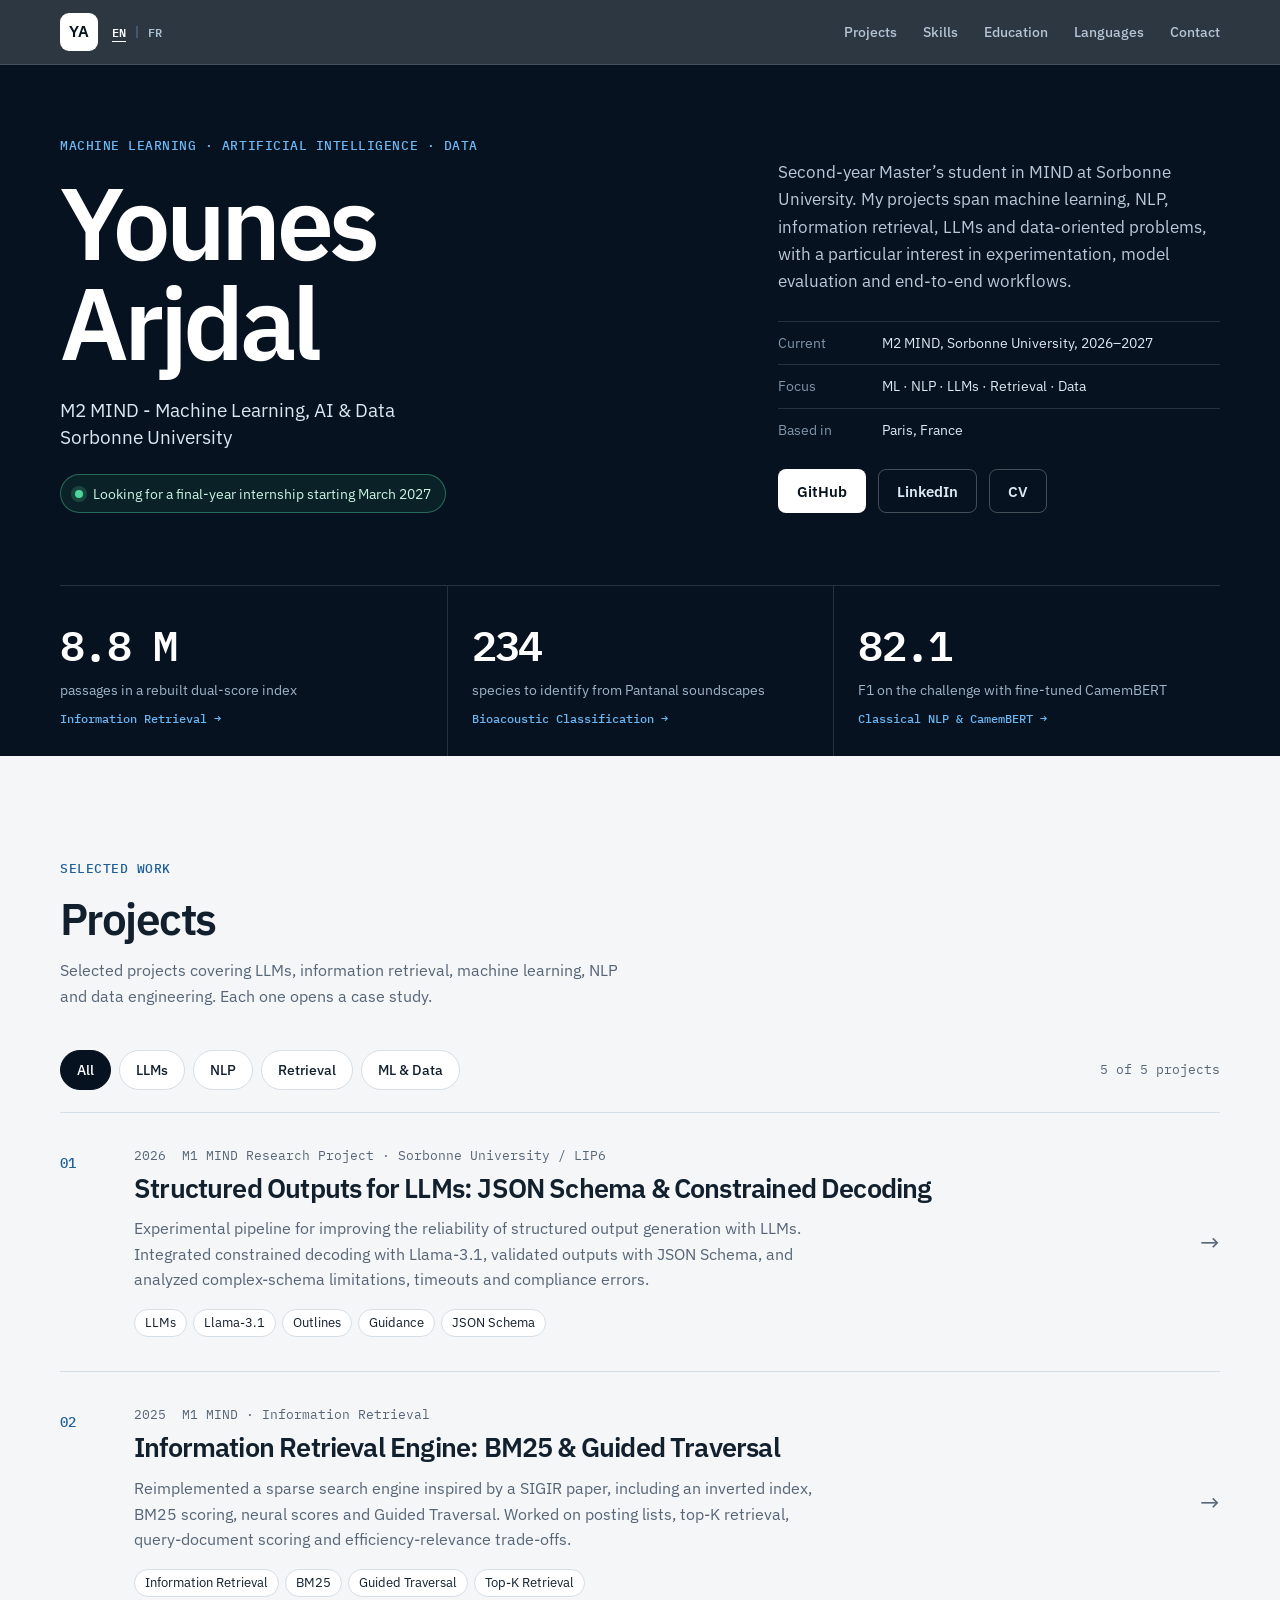
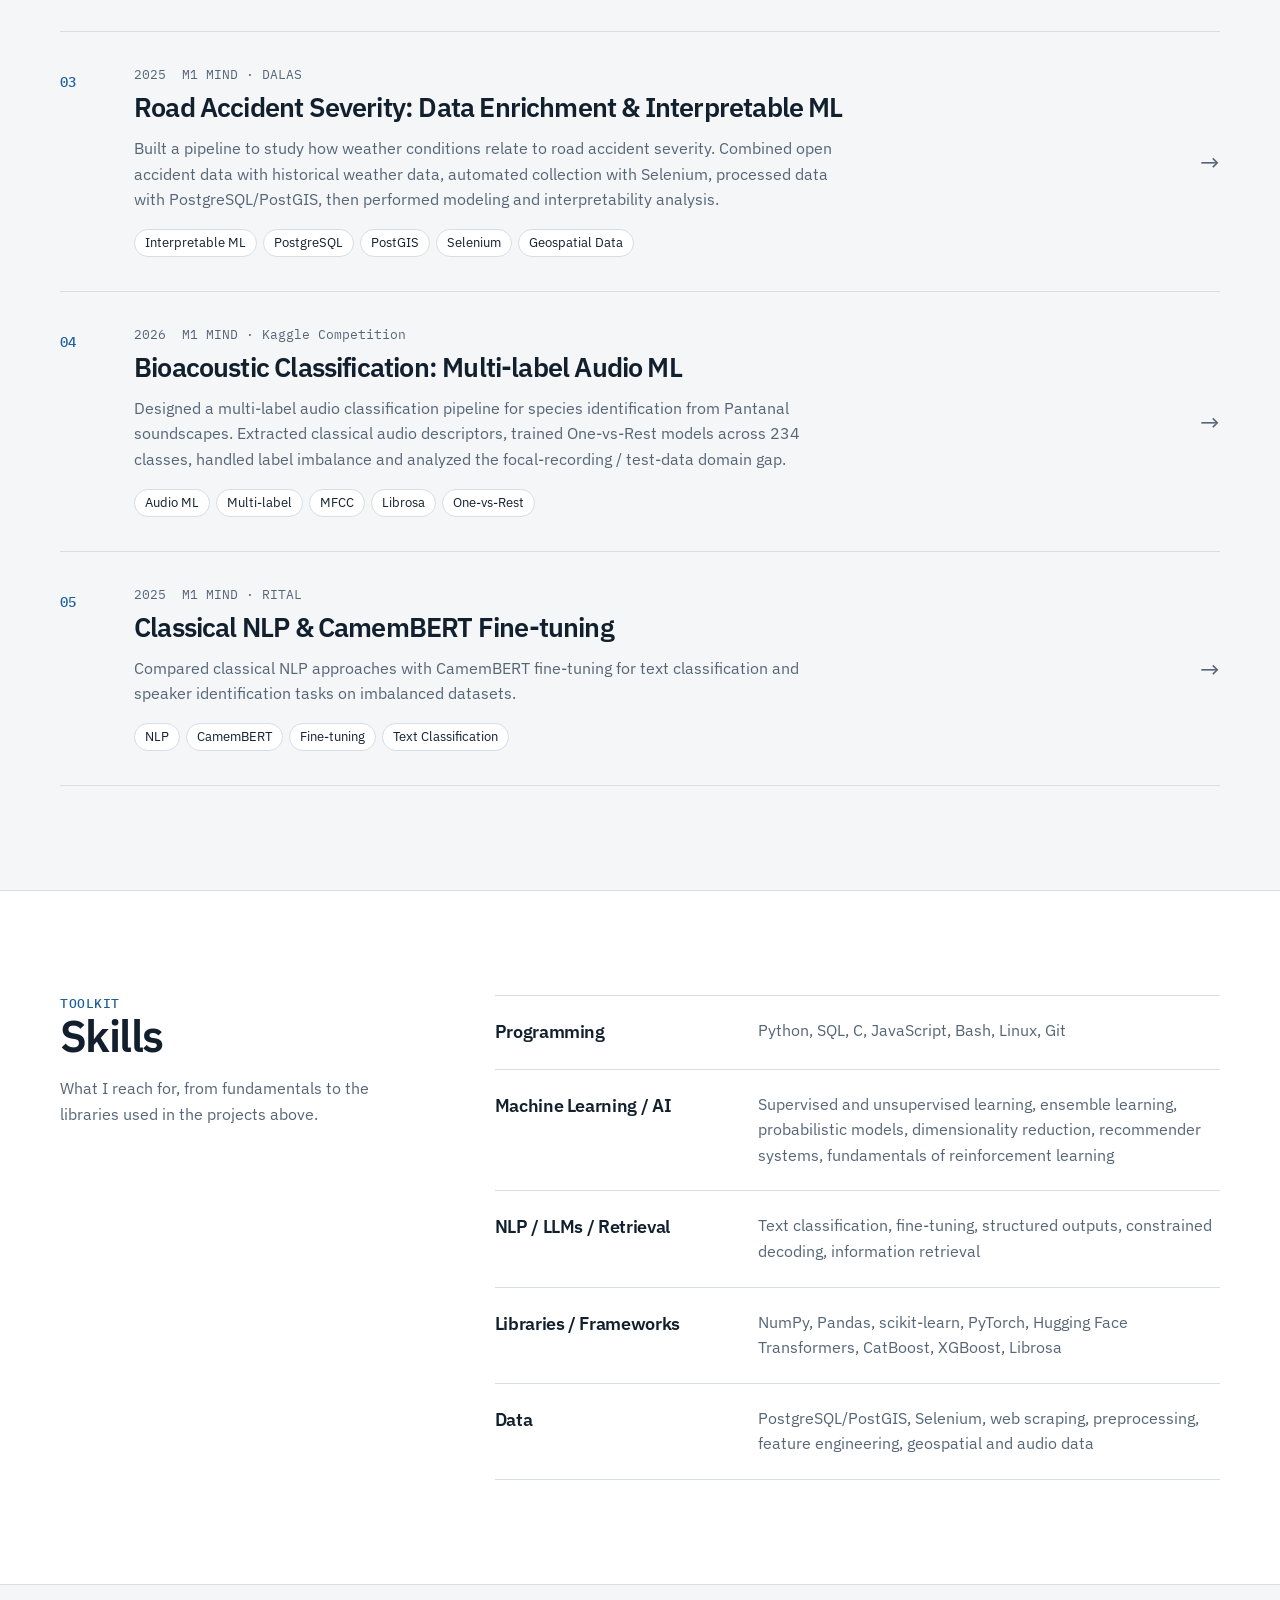
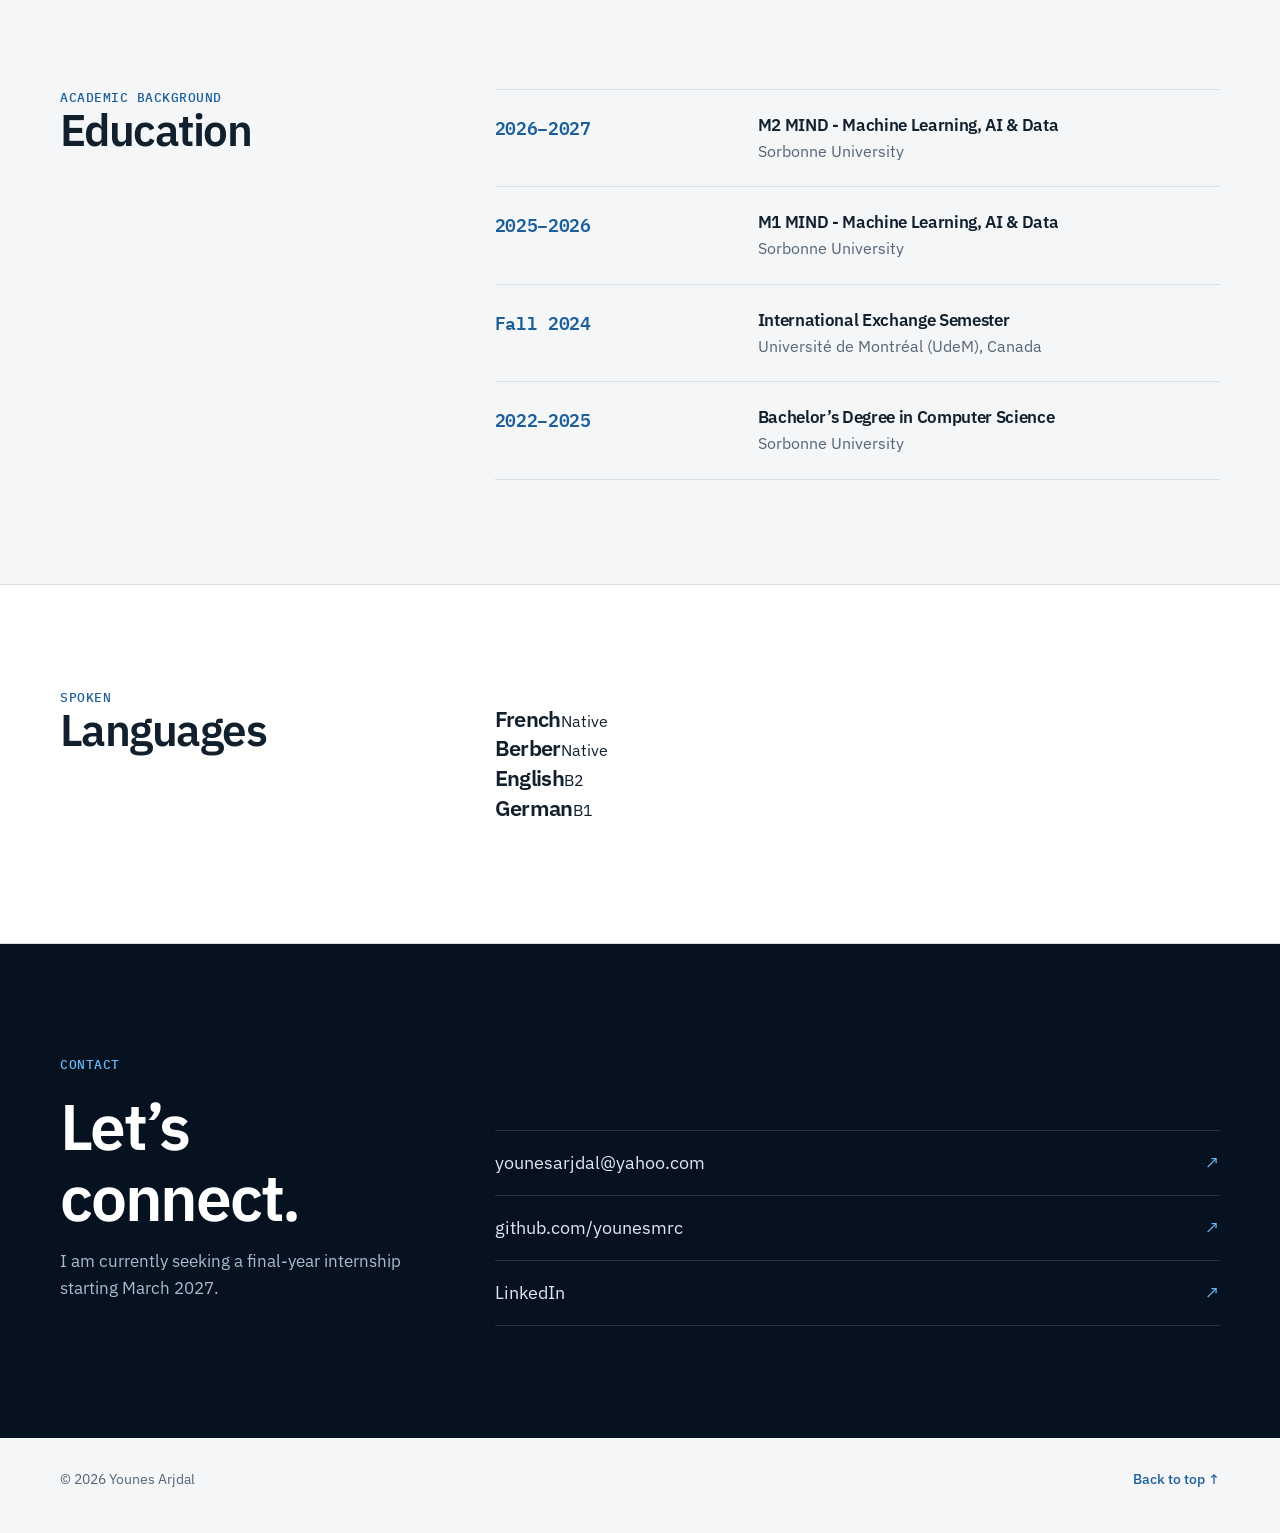
<file: index.html>
<!DOCTYPE html>

<html class="no-js" lang="en">
<head>
<meta charset="utf-8"/>
<meta content="width=device-width, initial-scale=1.0" name="viewport"/>
<meta content="Younes Arjdal - M2 MIND student at Sorbonne University, focused on Machine Learning, AI and Data." name="description"/>
<meta content="#06121f" name="theme-color"/>
<title>Younes Arjdal - Machine Learning, AI &amp; Data</title>
<link href="assets/favicon.svg" rel="icon" type="image/svg+xml"/>
<link href="https://fonts.googleapis.com" rel="preconnect"/>
<link crossorigin="" href="https://fonts.gstatic.com" rel="preconnect"/>
<link href="https://fonts.googleapis.com/css2?family=IBM+Plex+Mono:wght@400;500;600&amp;family=IBM+Plex+Sans:wght@400;500;600&amp;display=swap" rel="stylesheet"/>
<script>document.documentElement.classList.replace('no-js', 'js');</script>
<style>
    :root {
      --ink: #06121f; --ink-2: #0a1b2e; --paper: #f4f6f8; --text: #12202e; --muted: #566677;
      --line: #d6dee6; --dline: rgba(255, 255, 255, 0.13);
      --blue: #1d5f9b; --cy: #6bb8f5; --ok: #4fd69c; --bad: #ff7a84; --warn: #f5c26b; --pub: #b79cff;
      --mono: "IBM Plex Mono", ui-monospace, SFMono-Regular, Menlo, monospace;
      --sans: "IBM Plex Sans", system-ui, -apple-system, "Segoe UI", sans-serif;
      --r: 8px; --w: 1160px;
    }
    * { box-sizing: border-box; }
    html { scroll-behavior: smooth; scroll-padding-top: 80px; }
    body { margin: 0; color: var(--text); background: var(--paper); font-family: var(--sans); line-height: 1.6; -webkit-font-smoothing: antialiased; }
    a { color: inherit; }
    code { font-family: var(--mono); }
    .wrap { width: min(calc(100% - 40px), var(--w)); margin: 0 auto; }
    :focus-visible { outline: 3px solid rgba(107, 184, 245, 0.7); outline-offset: 3px; }

    .top { position: sticky; top: 0; z-index: 50; background: rgba(6, 18, 31, 0.84); backdrop-filter: blur(14px); border-bottom: 1px solid var(--dline); }
    .top .wrap { display: flex; align-items: center; justify-content: space-between; min-height: 64px; }
    .brand { display: grid; place-items: center; width: 38px; height: 38px; border-radius: 9px; background: #fff; color: var(--ink); font-weight: 600; letter-spacing: -0.03em; text-decoration: none; }
    .top nav { display: flex; gap: 26px; }
    .top nav a { color: #b4c4d4; font-size: 0.9rem; font-weight: 500; text-decoration: none; }
    .top nav a:hover { color: #fff; }

    .btn { display: inline-flex; align-items: center; justify-content: center; min-height: 44px; padding: 0 18px; border-radius: var(--r); border: 1px solid transparent; font: 600 0.92rem var(--sans); text-decoration: none; cursor: pointer; transition: background 0.15s, border-color 0.15s, transform 0.15s; }
    .btn:hover { transform: translateY(-1px); }
    .btn-light { background: #fff; color: var(--ink); }
    .btn-light:hover { background: #e6eef6; }
    .btn-ghost { background: transparent; color: #dbe7f2; border-color: rgba(255, 255, 255, 0.25); }
    .btn-ghost:hover { border-color: rgba(255, 255, 255, 0.6); }
    .btn[disabled] { opacity: 0.4; cursor: default; transform: none; }

    /* ---------- Hero ---------- */
    .hero { background: var(--ink); color: #fff; padding: 56px 0 88px; }
    .back { display: inline-block; margin-bottom: 44px; color: #8fa6bb; font-size: 0.9rem; text-decoration: none; }
    .back:hover { color: #fff; }
    .hero-head { display: grid; grid-template-columns: minmax(0, 1.2fr) minmax(0, 0.8fr); gap: 56px; align-items: end; }
    h1 { margin: 0; font-size: clamp(2.8rem, 6.6vw, 5.8rem); line-height: 0.98; letter-spacing: -0.045em; font-weight: 600; }
    .sub { margin: 20px 0 0; font: 400 1rem var(--mono); color: var(--cy); }
    .lede { margin: 0 0 24px; max-width: 52ch; color: #b9c9d9; font-size: 1.06rem; }
    .meta { display: grid; gap: 10px; margin: 0; font-size: 0.88rem; }
    .meta div { display: grid; grid-template-columns: 92px 1fr; gap: 12px; padding-top: 10px; border-top: 1px solid var(--dline); }
    .meta dt { color: #7f95aa; }
    .meta dd { margin: 0; color: #dbe7f2; }
    .hero-actions { display: flex; flex-wrap: wrap; gap: 12px; margin-top: 26px; }

    /* ---------- Sections ---------- */
    .sec { padding: 104px 0; }
    .sec.white { background: #fff; border-top: 1px solid var(--line); border-bottom: 1px solid var(--line); }
    .sec.dark { background: var(--ink); color: #fff; }
    .split { display: grid; grid-template-columns: minmax(0, 4fr) minmax(0, 8fr); gap: 72px; }
    .split > * { min-width: 0; }
    .split > header { align-self: start; position: sticky; top: 96px; }
    h2 { margin: 0 0 16px; font-size: clamp(1.9rem, 3.4vw, 2.8rem); line-height: 1.1; letter-spacing: -0.035em; font-weight: 600; }
    .split > header p { max-width: 34ch; margin: 0; color: var(--muted); }
    .dark .split > header p { color: #9fb4c8; }
    h3 { margin: 0; font-size: 1.15rem; letter-spacing: -0.02em; font-weight: 600; }
    p { margin-top: 0; }
    .block + .block { margin-top: 64px; }
    .block > h3 { margin-bottom: 8px; font-size: 1.5rem; letter-spacing: -0.03em; }
    .block > p { max-width: 64ch; margin-bottom: 20px; color: var(--muted); }
    .dark .block > p { color: #a9bccd; }
    .note { margin: 14px 0 0; color: var(--muted); font-size: 0.85rem; max-width: 72ch; }
    .dark .note { color: #8097ac; }

    .rows { margin: 0; padding: 0; list-style: none; border-top: 1px solid var(--line); }
    .rows > div { display: grid; grid-template-columns: minmax(0, 1fr) minmax(0, 2fr); gap: 32px; padding: 22px 0; border-bottom: 1px solid var(--line); }
    .rows dt { font-size: 1.1rem; font-weight: 600; letter-spacing: -0.02em; }
    .rows dd { margin: 0; color: var(--muted); }
    .rows dd code { color: var(--text); font-size: 0.86em; }
    .formula { display: block; margin-top: 8px; padding: 10px 12px; border-radius: 6px; background: #eef3f8; color: var(--text); font: 500 0.82rem var(--mono); overflow-x: auto; white-space: nowrap; }
    .report { display: flex; flex-wrap: wrap; align-items: center; justify-content: space-between; gap: 32px; padding-top: 72px; border-top: 1px solid var(--dline); }
    .report h2 { max-width: 20ch; color: #fff; }
    .report p { max-width: 56ch; margin: 0 0 20px; color: #a9bccd; }
    footer.foot { padding: 30px 0 42px; color: var(--muted); font-size: 0.88rem; }
    footer.foot .wrap { display: flex; justify-content: space-between; gap: 20px; flex-wrap: wrap; }
    footer.foot a { text-decoration: none; font-weight: 500; color: var(--blue); }
    h1 { font-size: clamp(3.2rem, 8vw, 7rem); }
    .hero { padding: 72px 0 0; }
    .hero-head { padding-bottom: 72px; }
    .eyebrow { margin: 0 0 18px; color: var(--cy); font: 500 0.82rem var(--mono); letter-spacing: 0.04em; text-transform: uppercase; }
    .sec .eyebrow { color: var(--blue); }
    .dark .eyebrow { color: var(--cy); }
    .role { margin: 24px 0 0; font-size: 1.2rem; line-height: 1.4; color: #dbe7f2; }
    .status { display: inline-flex; align-items: center; gap: 10px; margin: 24px 0 0; padding: 7px 14px; border: 1px solid rgba(79, 214, 156, 0.4); border-radius: 99px; background: rgba(79, 214, 156, 0.08); color: #c9f3e0; font-size: 0.9rem; }
    .status i { width: 8px; height: 8px; border-radius: 50%; background: var(--ok); box-shadow: 0 0 0 4px rgba(79, 214, 156, 0.2); }
    .hero .lede { margin: 22px 0 26px; }
    .hero .meta { margin-top: 0; }
    .hero-actions { margin-top: 28px; }

    .nums { display: grid; grid-template-columns: repeat(3, minmax(0, 1fr)); border-top: 1px solid var(--dline); }
    .nums a { display: block; padding: 26px 24px 30px 0; text-decoration: none; transition: background 0.2s; }
    .nums a + a { padding-left: 24px; border-left: 1px solid var(--dline); }
    .nums b { display: block; font: 600 clamp(1.8rem, 3.4vw, 2.6rem) var(--mono); letter-spacing: -0.04em; color: #fff; }
    .nums span { display: block; margin-top: 2px; color: #9fb4c8; font-size: 0.9rem; }
    .nums small { display: block; margin-top: 8px; color: var(--cy); font: 500 0.78rem var(--mono); }
    .nums a:hover b { color: var(--cy); }

    .top .menu { display: none; }

    /* ---------- Projects ---------- */
    .filters { display: flex; flex-wrap: wrap; align-items: center; gap: 8px; margin: 0 0 22px; }
    .chipb { min-height: 40px; padding: 0 16px; border: 1px solid var(--line); border-radius: 99px; background: #fff; color: var(--text); font: 500 0.9rem var(--sans); cursor: pointer; }
    .chipb[aria-pressed="true"] { background: var(--ink); border-color: var(--ink); color: #fff; }
    .count { margin-left: auto; color: var(--muted); font: 400 0.82rem var(--mono); }
    .plist { border-top: 1px solid var(--line); }
    .proj { display: grid; grid-template-columns: 56px minmax(0, 1fr) 40px; gap: 18px; padding: 34px 0; border-bottom: 1px solid var(--line); text-decoration: none; color: inherit; transition: background 0.2s, padding 0.2s; }
    .proj[hidden] { display: none; }
    .pn { color: var(--blue); font: 500 0.9rem var(--mono); padding-top: 6px; }
    .pm { display: flex; flex-wrap: wrap; gap: 4px 16px; margin-bottom: 8px; color: var(--muted); font: 400 0.82rem var(--mono); }
    .proj h3 { font-size: clamp(1.25rem, 2.2vw, 1.7rem); letter-spacing: -0.03em; line-height: 1.2; transition: color 0.2s; }
    .proj p { max-width: 70ch; margin: 12px 0 16px; color: var(--muted); }
    .tags { display: flex; flex-wrap: wrap; gap: 6px; }
    .tags span { padding: 3px 10px; border: 1px solid var(--line); border-radius: 99px; color: var(--text); font-size: 0.8rem; background: #fff; }
    .parrow { align-self: center; justify-self: end; font-size: 1.5rem; color: var(--muted); transition: transform 0.2s, color 0.2s; }
    .proj:hover h3 { color: var(--blue); }
    .proj:hover .parrow { transform: translateX(6px); color: var(--blue); }

    .when { color: var(--blue); font: 500 0.88rem var(--mono); }
    .rows dd b { color: var(--text); font-weight: 600; font-size: 1.05rem; letter-spacing: -0.02em; }
    .rows dd span { display: block; }
    .lang b { font: 600 1.35rem var(--sans); letter-spacing: -0.03em; }
    .contact { padding: 8px 0; }
    .contact h2 { font-size: clamp(2.2rem, 5vw, 4rem); color: #fff; }
    .contact .lede { max-width: 48ch; }
    .clinks { display: grid; align-content: end; }
    .clinks a { display: flex; justify-content: space-between; gap: 16px; padding: 18px 0; border-top: 1px solid var(--dline); color: #dbe7f2; font-size: 1.1rem; text-decoration: none; transition: color 0.2s, padding 0.2s; }
    .clinks a:last-child { border-bottom: 1px solid var(--dline); }
    .clinks a::after { content: "↗"; color: var(--cy); }
    .clinks a:hover { color: #fff; padding-left: 8px; }

    @media (max-width: 980px) {
      .hero-head { grid-template-columns: 1fr; gap: 36px; }
      .split { grid-template-columns: minmax(0, 1fr); gap: 32px; }
      .split > header { position: static; }
      .rows > div { grid-template-columns: 1fr; gap: 8px; }
      .facts { grid-template-columns: repeat(2, minmax(0, 1fr)); }
    }
    @media (max-width: 720px) {
      .top .menu { display: grid; place-items: center; width: 42px; height: 42px; border: 1px solid var(--dline); border-radius: 8px; background: transparent; color: #fff; font-size: 1.2rem; cursor: pointer; }
      .top nav { display: none; position: absolute; top: 64px; left: 0; right: 0; flex-direction: column; gap: 0; padding: 8px 20px 16px; background: rgba(6, 18, 31, 0.97); border-bottom: 1px solid var(--dline); }
      .top nav.open { display: flex; }
      .top nav a { padding: 12px 0; font-size: 1rem; border-top: 1px solid var(--dline); }
      .top nav a:first-child { border-top: 0; }
      .sec { padding: 72px 0; }
      .nums { grid-template-columns: 1fr; }
      .nums a, .nums a + a { padding: 20px 0; border-left: 0; border-top: 1px solid var(--dline); }
      .nums a:first-child { border-top: 0; }
      .proj { grid-template-columns: minmax(0, 1fr); gap: 8px; padding: 26px 0; }
      .pn { padding: 0; }
      .parrow { display: none; }
      .count { margin-left: 0; width: 100%; }
    }
    @media (prefers-reduced-motion: reduce) {
      html { scroll-behavior: auto; }
      *, *::before, *::after { transition-duration: 0.01ms !important; }
    }
  
/* Language switch : EN | FR, adjacent to YA */
.identity-row{display:flex;align-items:center;gap:12px;flex-shrink:0}
.top .identity-row .lang-switch{position:static!important;top:auto;left:auto;right:auto;display:inline-flex!important;align-items:center;flex-direction:row!important;gap:7px!important;padding:0;background:none;border:0;white-space:nowrap}
.top .identity-row .lang-switch a{display:inline-flex!important;align-items:center;font:600 .76rem var(--mono);text-decoration:none;color:#a9bfd2;padding:7px 2px;border:0}
.top .identity-row .lang-switch a[aria-current="page"]{color:#fff;text-decoration:underline;text-underline-offset:4px}
.top .identity-row .lang-switch a:hover{color:#fff}
.lang-switch .lang-divider{color:#67839d;font-size:.8rem}
@media(max-width:420px){.identity-row{gap:8px}.top .identity-row .lang-switch{gap:4px!important}}
</style>
<link href="https://younesmrc.github.io/index.html" hreflang="en" rel="alternate"/><link href="https://younesmrc.github.io/fr/index.html" hreflang="fr" rel="alternate"/><link href="https://younesmrc.github.io/index.html" hreflang="x-default" rel="alternate"/></head>
<body>
<header class="top">
<div class="wrap">
<div class="identity-row"><a aria-label="Go to home" class="brand" href="#home">YA</a><nav aria-label="Choose language" class="lang-switch"><a aria-current="page" href="#" lang="en">EN</a><span aria-hidden="true" class="lang-divider">|</span><a href="fr/index.html" lang="fr">FR</a></nav></div>
<button aria-controls="site-nav" aria-expanded="false" aria-label="Open navigation" class="menu" type="button">☰</button>
<nav aria-label="Primary navigation" id="site-nav">
<a href="#projects">Projects</a>
<a href="#skills">Skills</a>
<a href="#education">Education</a>
<a href="#languages">Languages</a>
<a href="#contact">Contact</a>
</nav>
</div>
</header>
<main>
<!-- ================= HERO ================= -->
<section class="hero" id="home">
<div class="wrap">
<div class="hero-head">
<div>
<p class="eyebrow">Machine Learning · Artificial Intelligence · Data</p>
<h1>Younes<br/>Arjdal</h1>
<p class="role">M2 MIND - Machine Learning, AI &amp; Data<br/>Sorbonne University</p>
<p class="status"><i aria-hidden="true"></i>Looking for a final-year internship starting March 2027</p>
</div>
<div>
<p class="lede">
              Second-year Master’s student in MIND at Sorbonne University. My projects span machine learning, NLP,
              information retrieval, LLMs and data-oriented problems, with a particular interest in experimentation,
              model evaluation and end-to-end workflows.
            </p>
<dl class="meta">
<div><dt>Current</dt><dd>M2 MIND, Sorbonne University, 2026–2027</dd></div>
<div><dt>Focus</dt><dd>ML · NLP · LLMs · Retrieval · Data</dd></div>
<div><dt>Based in</dt><dd>Paris, France</dd></div>
</dl>
<div aria-label="Main links" class="hero-actions">
<a class="btn btn-light" href="https://github.com/younesmrc" rel="noreferrer" target="_blank">GitHub</a>
<a class="btn btn-ghost" href="https://linkedin.com/in/younes-arjdal-1906b8231" rel="noreferrer" target="_blank">LinkedIn</a>
<a class="btn btn-ghost" href="assets/Younes-Arjdal-CV.pdf" rel="noreferrer" target="_blank">CV</a>
</div>
</div>
</div>
<div aria-label="Numbers from the projects" class="nums">
<a href="projects/information-retrieval.html"><b>8.8 M</b><span>passages in a rebuilt dual-score index</span><small>Information Retrieval →</small></a>
<a href="projects/bioacoustic-classification.html"><b>234</b><span>species to identify from Pantanal soundscapes</span><small>Bioacoustic Classification →</small></a>
<a href="projects/camembert-nlp.html"><b>82.1</b><span>F1 on the challenge with fine-tuned CamemBERT</span><small>Classical NLP &amp; CamemBERT →</small></a>
</div>
</div>
</section>
<!-- ================= PROJECTS ================= -->
<section class="sec" id="projects">
<div class="wrap">
<header style="margin-bottom:40px">
<p class="eyebrow">Selected work</p>
<h2>Projects</h2>
<p style="max-width:56ch;color:var(--muted);margin:0">Selected projects covering LLMs, information retrieval, machine learning, NLP and data engineering. Each one opens a case study.</p>
</header>
<div aria-label="Filter projects by topic" class="filters" role="group">
<button aria-pressed="true" class="chipb" data-f="all" type="button">All</button>
<button aria-pressed="false" class="chipb" data-f="llms" type="button">LLMs</button>
<button aria-pressed="false" class="chipb" data-f="nlp" type="button">NLP</button>
<button aria-pressed="false" class="chipb" data-f="retrieval" type="button">Retrieval</button>
<button aria-pressed="false" class="chipb" data-f="ml" type="button">ML &amp; Data</button>
<span aria-live="polite" class="count" id="count"></span>
</div>
<div class="plist">
<a aria-label="View Structured Outputs for LLMs project" class="proj" data-topics="llms nlp" href="projects/structured-outputs.html">
<span class="pn">01</span>
<div>
<div class="pm"><span>2026</span><span>M1 MIND Research Project · Sorbonne University / LIP6</span></div>
<h3>Structured Outputs for LLMs: JSON Schema &amp; Constrained Decoding</h3>
<p>Experimental pipeline for improving the reliability of structured output generation with LLMs. Integrated constrained decoding with Llama-3.1, validated outputs with JSON Schema, and analyzed complex-schema limitations, timeouts and compliance errors.</p>
<div aria-label="Project keywords" class="tags"><span>LLMs</span><span>Llama-3.1</span><span>Outlines</span><span>Guidance</span><span>JSON Schema</span></div>
</div>
<span aria-hidden="true" class="parrow">→</span>
</a>
<a aria-label="View Information Retrieval Engine project" class="proj" data-topics="retrieval nlp" href="projects/information-retrieval.html">
<span class="pn">02</span>
<div>
<div class="pm"><span>2025</span><span>M1 MIND · Information Retrieval</span></div>
<h3>Information Retrieval Engine: BM25 &amp; Guided Traversal</h3>
<p>Reimplemented a sparse search engine inspired by a SIGIR paper, including an inverted index, BM25 scoring, neural scores and Guided Traversal. Worked on posting lists, top-K retrieval, query-document scoring and efficiency-relevance trade-offs.</p>
<div class="tags"><span>Information Retrieval</span><span>BM25</span><span>Guided Traversal</span><span>Top-K Retrieval</span></div>
</div>
<span aria-hidden="true" class="parrow">→</span>
</a>
<a aria-label="View Road Accident Severity project" class="proj" data-topics="ml" href="projects/road-accident-severity.html">
<span class="pn">03</span>
<div>
<div class="pm"><span>2025</span><span>M1 MIND · DALAS</span></div>
<h3>Road Accident Severity: Data Enrichment &amp; Interpretable ML</h3>
<p>Built a pipeline to study how weather conditions relate to road accident severity. Combined open accident data with historical weather data, automated collection with Selenium, processed data with PostgreSQL/PostGIS, then performed modeling and interpretability analysis.</p>
<div class="tags"><span>Interpretable ML</span><span>PostgreSQL</span><span>PostGIS</span><span>Selenium</span><span>Geospatial Data</span></div>
</div>
<span aria-hidden="true" class="parrow">→</span>
</a>
<a aria-label="View Bioacoustic Classification project" class="proj" data-topics="ml" href="projects/bioacoustic-classification.html">
<span class="pn">04</span>
<div>
<div class="pm"><span>2026</span><span>M1 MIND · Kaggle Competition</span></div>
<h3>Bioacoustic Classification: Multi-label Audio ML</h3>
<p>Designed a multi-label audio classification pipeline for species identification from Pantanal soundscapes. Extracted classical audio descriptors, trained One-vs-Rest models across 234 classes, handled label imbalance and analyzed the focal-recording / test-data domain gap.</p>
<div class="tags"><span>Audio ML</span><span>Multi-label</span><span>MFCC</span><span>Librosa</span><span>One-vs-Rest</span></div>
</div>
<span aria-hidden="true" class="parrow">→</span>
</a>
<a aria-label="View Classical NLP and CamemBERT project" class="proj" data-topics="nlp" href="projects/camembert-nlp.html">
<span class="pn">05</span>
<div>
<div class="pm"><span>2025</span><span>M1 MIND · RITAL</span></div>
<h3>Classical NLP &amp; CamemBERT Fine-tuning</h3>
<p>Compared classical NLP approaches with CamemBERT fine-tuning for text classification and speaker identification tasks on imbalanced datasets.</p>
<div class="tags"><span>NLP</span><span>CamemBERT</span><span>Fine-tuning</span><span>Text Classification</span></div>
</div>
<span aria-hidden="true" class="parrow">→</span>
</a>
</div>
</div>
</section>
<!-- ================= SKILLS ================= -->
<section class="sec white" id="skills">
<div class="wrap split">
<header>
<p class="eyebrow">Toolkit</p>
<h2>Skills</h2>
<p>What I reach for, from fundamentals to the libraries used in the projects above.</p>
</header>
<dl class="rows">
<div><dt>Programming</dt><dd>Python, SQL, C, JavaScript, Bash, Linux, Git</dd></div>
<div><dt>Machine Learning / AI</dt><dd>Supervised and unsupervised learning, ensemble learning, probabilistic models, dimensionality reduction, recommender systems, fundamentals of reinforcement learning</dd></div>
<div><dt>NLP / LLMs / Retrieval</dt><dd>Text classification, fine-tuning, structured outputs, constrained decoding, information retrieval</dd></div>
<div><dt>Libraries / Frameworks</dt><dd>NumPy, Pandas, scikit-learn, PyTorch, Hugging Face Transformers, CatBoost, XGBoost, Librosa</dd></div>
<div><dt>Data</dt><dd>PostgreSQL/PostGIS, Selenium, web scraping, preprocessing, feature engineering, geospatial and audio data</dd></div>
</dl>
</div>
</section>
<!-- ================= EDUCATION ================= -->
<section class="sec" id="education">
<div class="wrap split">
<header>
<p class="eyebrow">Academic background</p>
<h2>Education</h2>
</header>
<dl class="rows">
<div><dt class="when">2026–2027</dt><dd><b>M2 MIND - Machine Learning, AI &amp; Data</b><span>Sorbonne University</span></dd></div>
<div><dt class="when">2025–2026</dt><dd><b>M1 MIND - Machine Learning, AI &amp; Data</b><span>Sorbonne University</span></dd></div>
<div><dt class="when">Fall 2024</dt><dd><b>International Exchange Semester</b><span>Université de Montréal (UdeM), Canada</span></dd></div>
<div><dt class="when">2022–2025</dt><dd><b>Bachelor’s Degree in Computer Science</b><span>Sorbonne University</span></dd></div>
</dl>
</div>
</section>
<!-- ================= LANGUAGES ================= -->
<section class="sec white" id="languages">
<div class="wrap split">
<header>
<p class="eyebrow">Spoken</p>
<h2>Languages</h2>
</header>
<dl class="facts lang" style="align-self:center">
<div><b>French</b><span>Native</span></div>
<div><b>Berber</b><span>Native</span></div>
<div><b>English</b><span>B2</span></div>
<div><b>German</b><span>B1</span></div>
</dl>
</div>
</section>
<!-- ================= CONTACT ================= -->
<section class="sec dark" id="contact">
<div class="wrap split contact">
<div>
<p class="eyebrow">Contact</p>
<h2>Let’s connect.</h2>
<p class="lede" style="color:#a9bccd">I am currently seeking a final-year internship starting March 2027.</p>
</div>
<div class="clinks">
<a href="mailto:younesarjdal@yahoo.com">younesarjdal@yahoo.com</a>
<a href="https://github.com/younesmrc" rel="noreferrer" target="_blank">github.com/younesmrc</a>
<a href="https://linkedin.com/in/younes-arjdal-1906b8231" rel="noreferrer" target="_blank">LinkedIn</a>
</div>
</div>
</section>
</main>
<footer class="foot">
<div class="wrap">
<span>© <span id="current-year">2026</span> Younes Arjdal</span>
<a href="#home">Back to top ↑</a>
</div>
</footer>
<script>
  (() => {
    const $ = (s, r = document) => r.querySelector(s);
    const $$ = (s, r = document) => [...r.querySelectorAll(s)];

    $('#current-year').textContent = new Date().getFullYear();

    /* mobile menu */
    const btn = $('.menu'), nav = $('#site-nav');
    const setMenu = (open) => { nav.classList.toggle('open', open); btn.setAttribute('aria-expanded', String(open)); btn.textContent = open ? '✕' : '☰'; };
    btn.addEventListener('click', () => setMenu(!nav.classList.contains('open')));
    $$('a', nav).forEach((a) => a.addEventListener('click', () => setMenu(false)));

    /* project filter */
    const items = $$('.proj'), count = $('#count');
    function filter(f) {
      let n = 0;
      items.forEach((it) => { const show = f === 'all' || it.dataset.topics.split(' ').includes(f); it.hidden = !show; if (show) n++; });
      $$('.chipb').forEach((b) => b.setAttribute('aria-pressed', String(b.dataset.f === f)));
      count.textContent = n + ' of ' + items.length + ' projects';
    }
    $$('.chipb').forEach((b) => b.addEventListener('click', () => filter(b.dataset.f)));
    filter('all');
  })();
  </script>
</body>
</html>
</file>
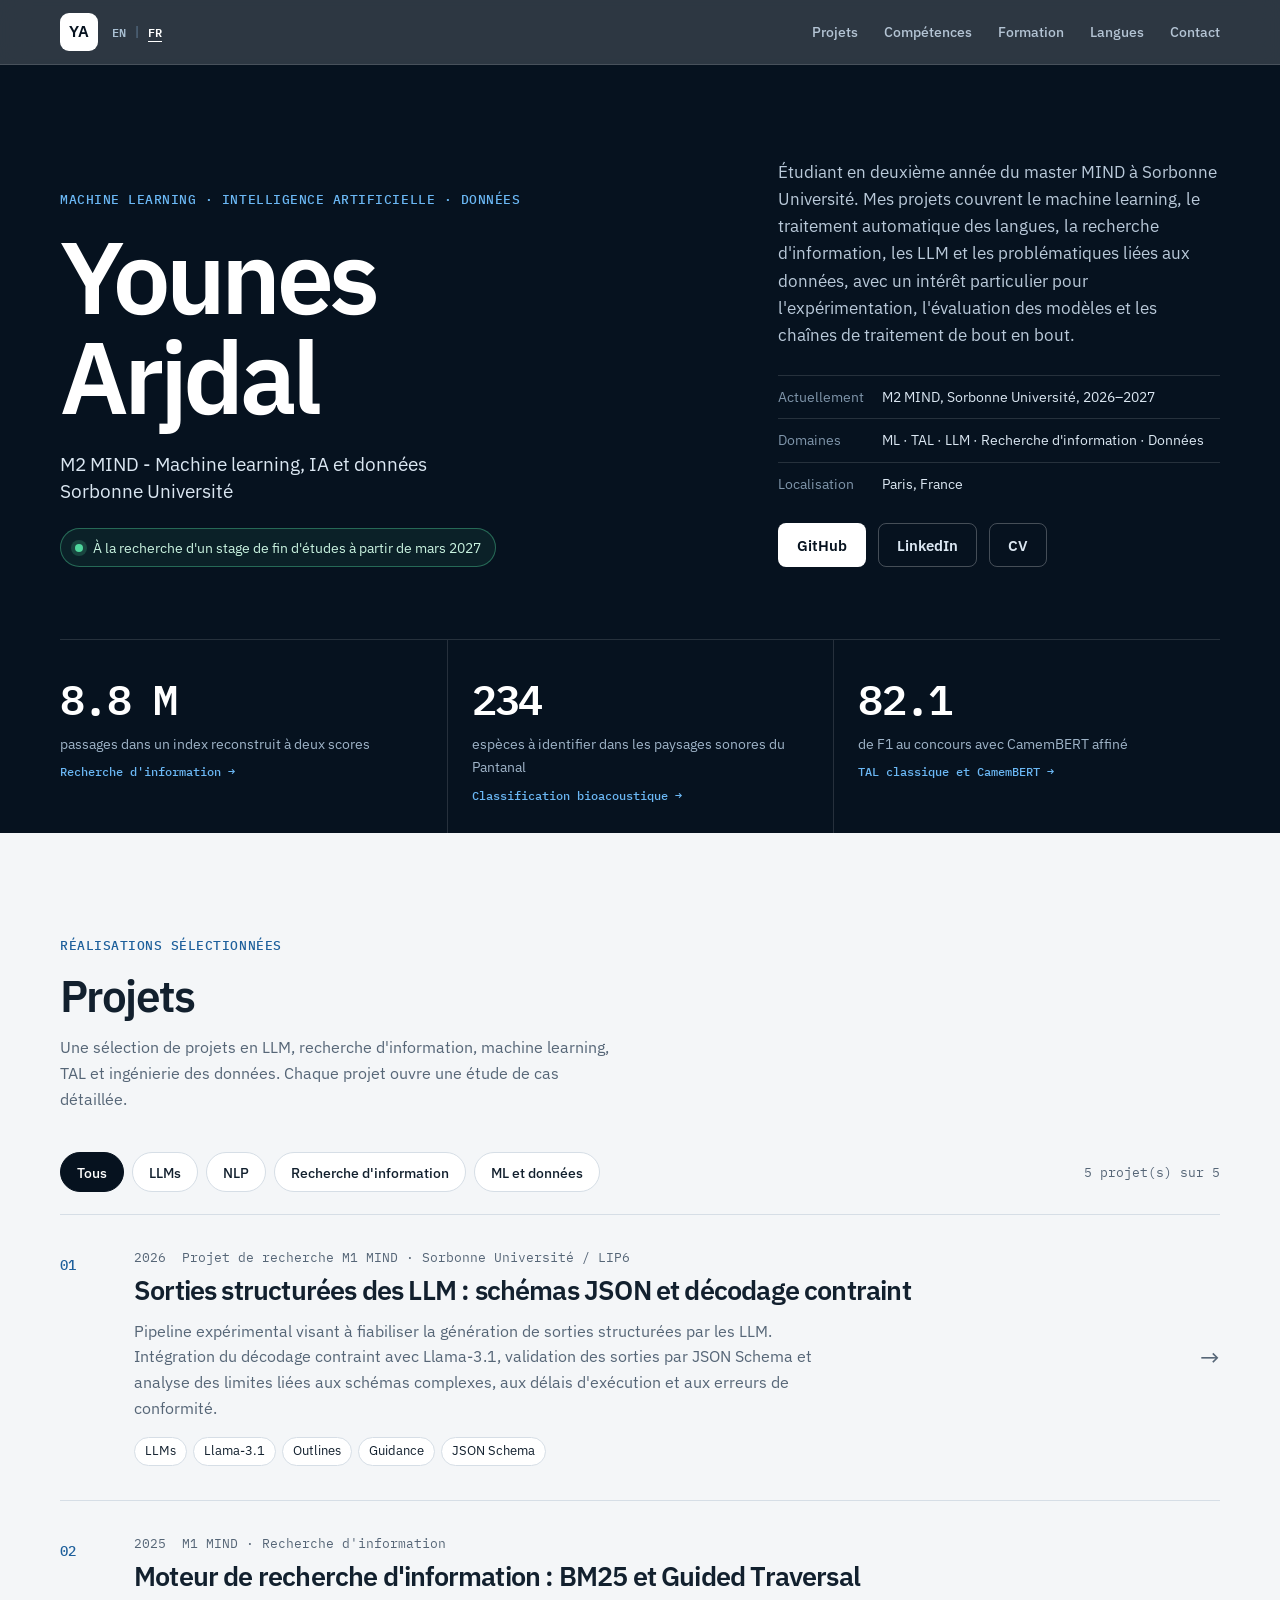
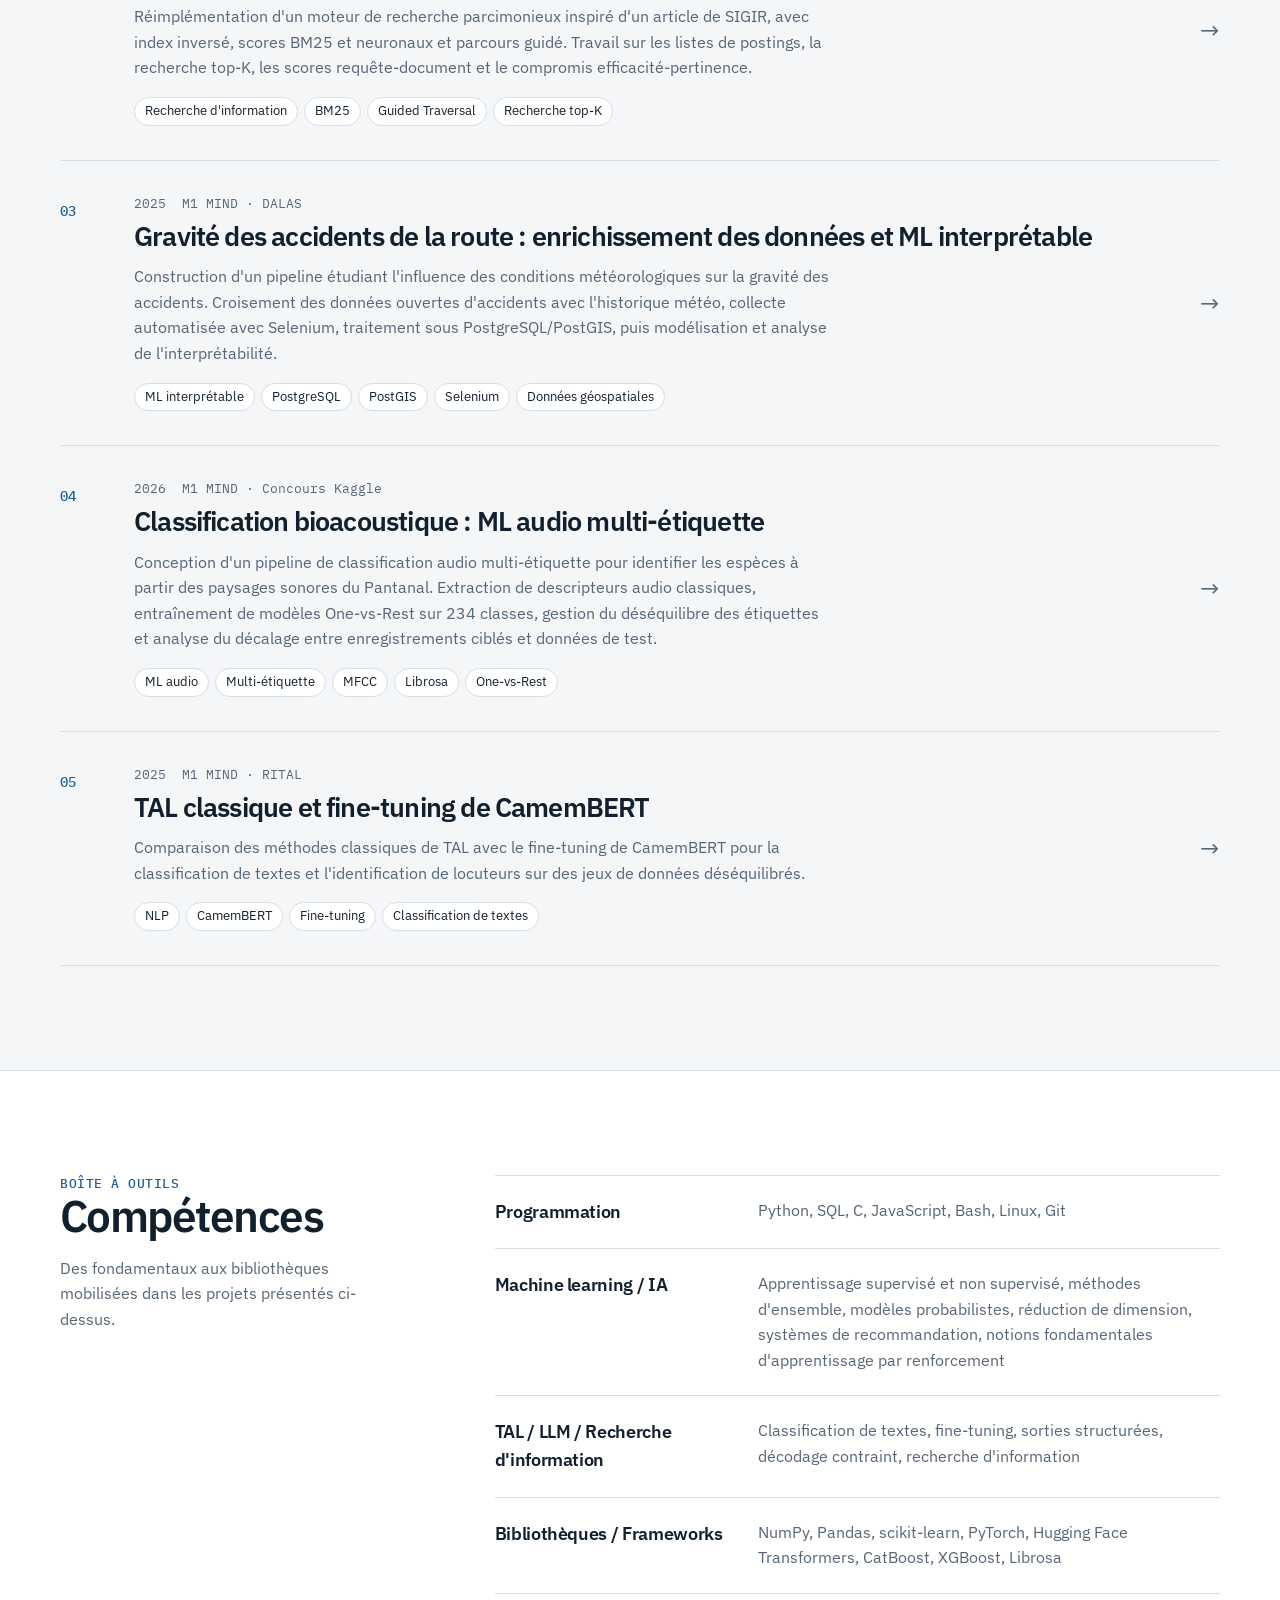
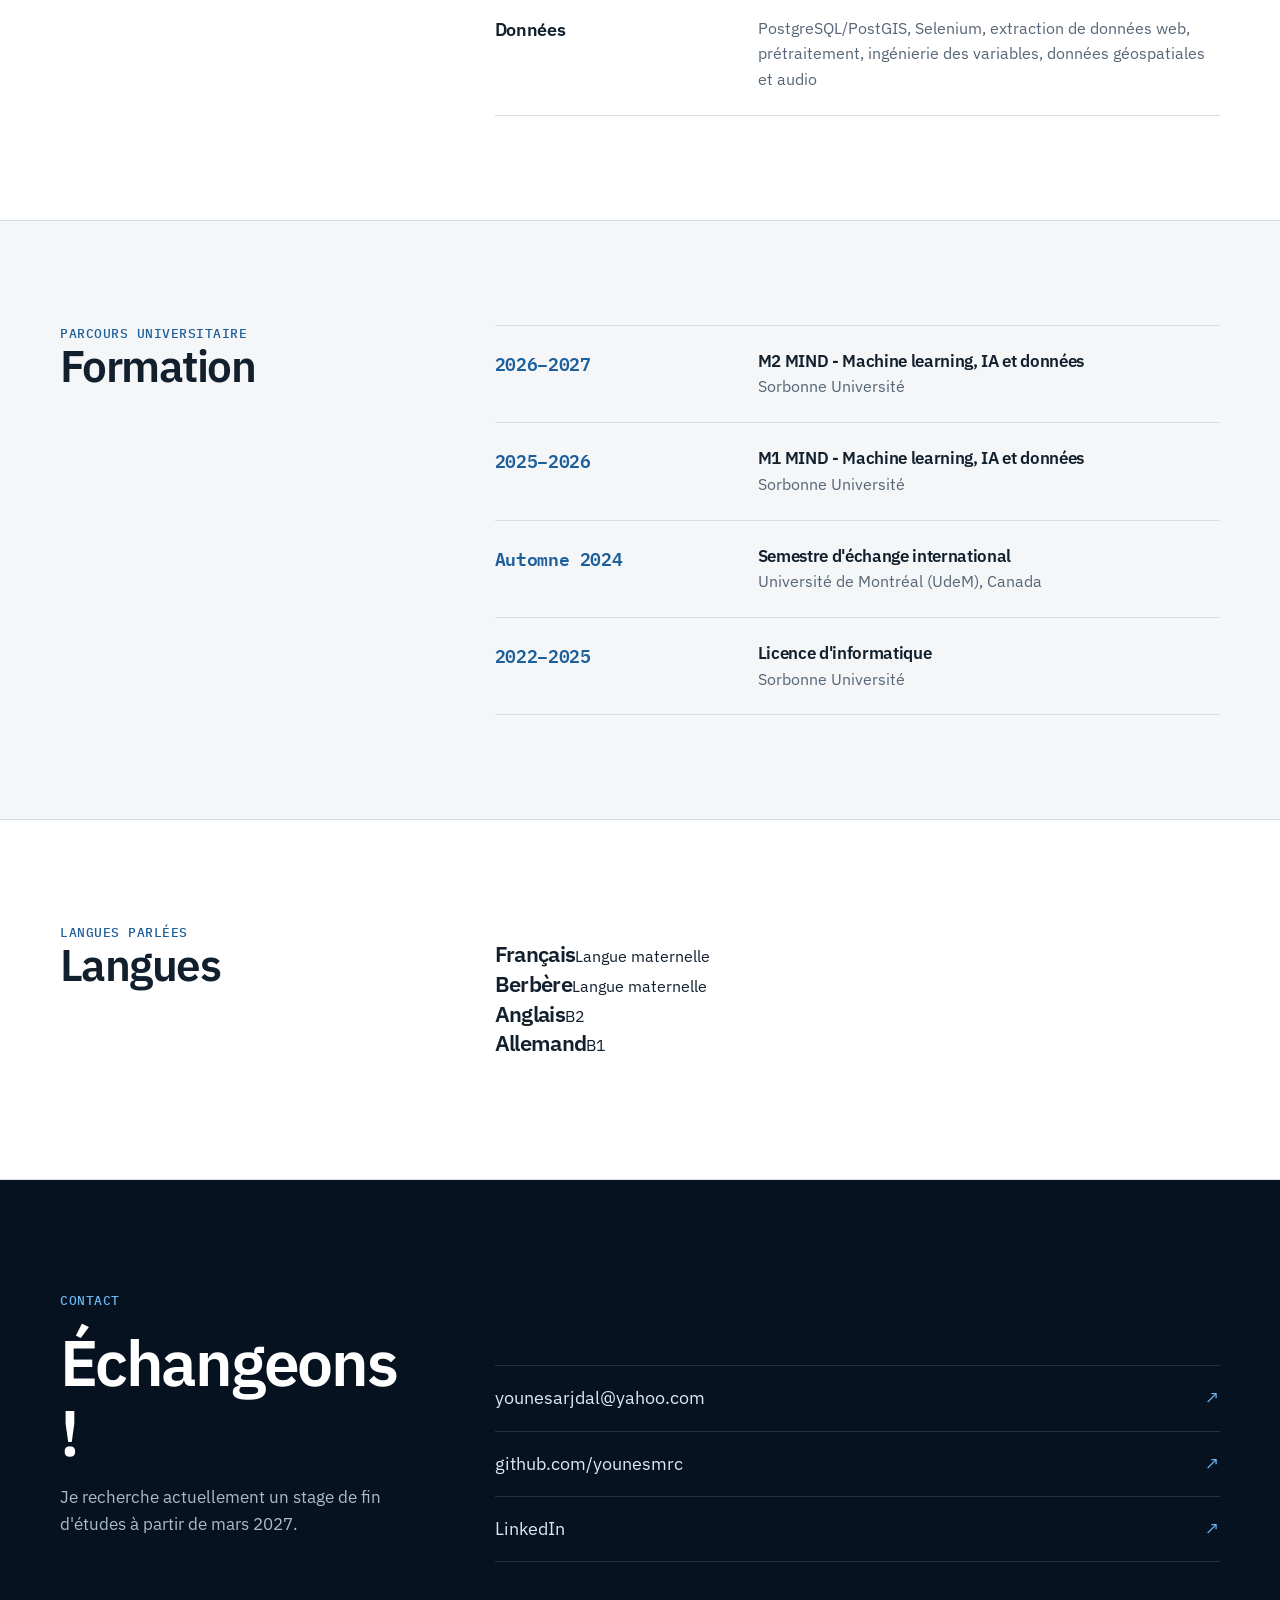
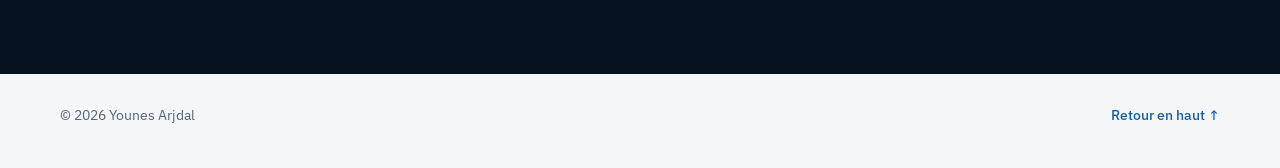
<file: fr/index.html>
<!DOCTYPE html>

<html class="no-js" lang="fr">
<head>
<meta charset="utf-8"/>
<meta content="width=device-width, initial-scale=1.0" name="viewport"/>
<meta content="Younes Arjdal, étudiant en M2 MIND à Sorbonne Université, spécialisé en machine learning, intelligence artificielle et données." name="description"/>
<meta content="#06121f" name="theme-color"/>
<title>Younes Arjdal - Machine learning, IA et données</title>
<link href="../assets/favicon.svg" rel="icon" type="image/svg+xml"/>
<link href="https://fonts.googleapis.com" rel="preconnect"/>
<link crossorigin="" href="https://fonts.gstatic.com" rel="preconnect"/>
<link href="https://fonts.googleapis.com/css2?family=IBM+Plex+Mono:wght@400;500;600&amp;family=IBM+Plex+Sans:wght@400;500;600&amp;display=swap" rel="stylesheet"/>
<script>document.documentElement.classList.replace('no-js', 'js');</script>
<style>
    :root {
      --ink: #06121f; --ink-2: #0a1b2e; --paper: #f4f6f8; --text: #12202e; --muted: #566677;
      --line: #d6dee6; --dline: rgba(255, 255, 255, 0.13);
      --blue: #1d5f9b; --cy: #6bb8f5; --ok: #4fd69c; --bad: #ff7a84; --warn: #f5c26b; --pub: #b79cff;
      --mono: "IBM Plex Mono", ui-monospace, SFMono-Regular, Menlo, monospace;
      --sans: "IBM Plex Sans", system-ui, -apple-system, "Segoe UI", sans-serif;
      --r: 8px; --w: 1160px;
    }
    * { box-sizing: border-box; }
    html { scroll-behavior: smooth; scroll-padding-top: 80px; }
    body { margin: 0; color: var(--text); background: var(--paper); font-family: var(--sans); line-height: 1.6; -webkit-font-smoothing: antialiased; }
    a { color: inherit; }
    code { font-family: var(--mono); }
    .wrap { width: min(calc(100% - 40px), var(--w)); margin: 0 auto; }
    :focus-visible { outline: 3px solid rgba(107, 184, 245, 0.7); outline-offset: 3px; }

    .top { position: sticky; top: 0; z-index: 50; background: rgba(6, 18, 31, 0.84); backdrop-filter: blur(14px); border-bottom: 1px solid var(--dline); }
    .top .wrap { display: flex; align-items: center; justify-content: space-between; min-height: 64px; }
    .brand { display: grid; place-items: center; width: 38px; height: 38px; border-radius: 9px; background: #fff; color: var(--ink); font-weight: 600; letter-spacing: -0.03em; text-decoration: none; }
    .top nav { display: flex; gap: 26px; }
    .top nav a { color: #b4c4d4; font-size: 0.9rem; font-weight: 500; text-decoration: none; }
    .top nav a:hover { color: #fff; }

    .btn { display: inline-flex; align-items: center; justify-content: center; min-height: 44px; padding: 0 18px; border-radius: var(--r); border: 1px solid transparent; font: 600 0.92rem var(--sans); text-decoration: none; cursor: pointer; transition: background 0.15s, border-color 0.15s, transform 0.15s; }
    .btn:hover { transform: translateY(-1px); }
    .btn-light { background: #fff; color: var(--ink); }
    .btn-light:hover { background: #e6eef6; }
    .btn-ghost { background: transparent; color: #dbe7f2; border-color: rgba(255, 255, 255, 0.25); }
    .btn-ghost:hover { border-color: rgba(255, 255, 255, 0.6); }
    .btn[disabled] { opacity: 0.4; cursor: default; transform: none; }

    /* ---------- Hero ---------- */
    .hero { background: var(--ink); color: #fff; padding: 56px 0 88px; }
    .back { display: inline-block; margin-bottom: 44px; color: #8fa6bb; font-size: 0.9rem; text-decoration: none; }
    .back:hover { color: #fff; }
    .hero-head { display: grid; grid-template-columns: minmax(0, 1.2fr) minmax(0, 0.8fr); gap: 56px; align-items: end; }
    h1 { margin: 0; font-size: clamp(2.8rem, 6.6vw, 5.8rem); line-height: 0.98; letter-spacing: -0.045em; font-weight: 600; }
    .sub { margin: 20px 0 0; font: 400 1rem var(--mono); color: var(--cy); }
    .lede { margin: 0 0 24px; max-width: 52ch; color: #b9c9d9; font-size: 1.06rem; }
    .meta { display: grid; gap: 10px; margin: 0; font-size: 0.88rem; }
    .meta div { display: grid; grid-template-columns: 92px 1fr; gap: 12px; padding-top: 10px; border-top: 1px solid var(--dline); }
    .meta dt { color: #7f95aa; }
    .meta dd { margin: 0; color: #dbe7f2; }
    .hero-actions { display: flex; flex-wrap: wrap; gap: 12px; margin-top: 26px; }

    /* ---------- Sections ---------- */
    .sec { padding: 104px 0; }
    .sec.white { background: #fff; border-top: 1px solid var(--line); border-bottom: 1px solid var(--line); }
    .sec.dark { background: var(--ink); color: #fff; }
    .split { display: grid; grid-template-columns: minmax(0, 4fr) minmax(0, 8fr); gap: 72px; }
    .split > * { min-width: 0; }
    .split > header { align-self: start; position: sticky; top: 96px; }
    h2 { margin: 0 0 16px; font-size: clamp(1.9rem, 3.4vw, 2.8rem); line-height: 1.1; letter-spacing: -0.035em; font-weight: 600; }
    .split > header p { max-width: 34ch; margin: 0; color: var(--muted); }
    .dark .split > header p { color: #9fb4c8; }
    h3 { margin: 0; font-size: 1.15rem; letter-spacing: -0.02em; font-weight: 600; }
    p { margin-top: 0; }
    .block + .block { margin-top: 64px; }
    .block > h3 { margin-bottom: 8px; font-size: 1.5rem; letter-spacing: -0.03em; }
    .block > p { max-width: 64ch; margin-bottom: 20px; color: var(--muted); }
    .dark .block > p { color: #a9bccd; }
    .note { margin: 14px 0 0; color: var(--muted); font-size: 0.85rem; max-width: 72ch; }
    .dark .note { color: #8097ac; }

    .rows { margin: 0; padding: 0; list-style: none; border-top: 1px solid var(--line); }
    .rows > div { display: grid; grid-template-columns: minmax(0, 1fr) minmax(0, 2fr); gap: 32px; padding: 22px 0; border-bottom: 1px solid var(--line); }
    .rows dt { font-size: 1.1rem; font-weight: 600; letter-spacing: -0.02em; }
    .rows dd { margin: 0; color: var(--muted); }
    .rows dd code { color: var(--text); font-size: 0.86em; }
    .formula { display: block; margin-top: 8px; padding: 10px 12px; border-radius: 6px; background: #eef3f8; color: var(--text); font: 500 0.82rem var(--mono); overflow-x: auto; white-space: nowrap; }
    .report { display: flex; flex-wrap: wrap; align-items: center; justify-content: space-between; gap: 32px; padding-top: 72px; border-top: 1px solid var(--dline); }
    .report h2 { max-width: 20ch; color: #fff; }
    .report p { max-width: 56ch; margin: 0 0 20px; color: #a9bccd; }
    footer.foot { padding: 30px 0 42px; color: var(--muted); font-size: 0.88rem; }
    footer.foot .wrap { display: flex; justify-content: space-between; gap: 20px; flex-wrap: wrap; }
    footer.foot a { text-decoration: none; font-weight: 500; color: var(--blue); }
    h1 { font-size: clamp(3.2rem, 8vw, 7rem); }
    .hero { padding: 72px 0 0; }
    .hero-head { padding-bottom: 72px; }
    .eyebrow { margin: 0 0 18px; color: var(--cy); font: 500 0.82rem var(--mono); letter-spacing: 0.04em; text-transform: uppercase; }
    .sec .eyebrow { color: var(--blue); }
    .dark .eyebrow { color: var(--cy); }
    .role { margin: 24px 0 0; font-size: 1.2rem; line-height: 1.4; color: #dbe7f2; }
    .status { display: inline-flex; align-items: center; gap: 10px; margin: 24px 0 0; padding: 7px 14px; border: 1px solid rgba(79, 214, 156, 0.4); border-radius: 99px; background: rgba(79, 214, 156, 0.08); color: #c9f3e0; font-size: 0.9rem; }
    .status i { width: 8px; height: 8px; border-radius: 50%; background: var(--ok); box-shadow: 0 0 0 4px rgba(79, 214, 156, 0.2); }
    .hero .lede { margin: 22px 0 26px; }
    .hero .meta { margin-top: 0; }
    .hero-actions { margin-top: 28px; }

    .nums { display: grid; grid-template-columns: repeat(3, minmax(0, 1fr)); border-top: 1px solid var(--dline); }
    .nums a { display: block; padding: 26px 24px 30px 0; text-decoration: none; transition: background 0.2s; }
    .nums a + a { padding-left: 24px; border-left: 1px solid var(--dline); }
    .nums b { display: block; font: 600 clamp(1.8rem, 3.4vw, 2.6rem) var(--mono); letter-spacing: -0.04em; color: #fff; }
    .nums span { display: block; margin-top: 2px; color: #9fb4c8; font-size: 0.9rem; }
    .nums small { display: block; margin-top: 8px; color: var(--cy); font: 500 0.78rem var(--mono); }
    .nums a:hover b { color: var(--cy); }

    .top .menu { display: none; }

    /* ---------- Projects ---------- */
    .filters { display: flex; flex-wrap: wrap; align-items: center; gap: 8px; margin: 0 0 22px; }
    .chipb { min-height: 40px; padding: 0 16px; border: 1px solid var(--line); border-radius: 99px; background: #fff; color: var(--text); font: 500 0.9rem var(--sans); cursor: pointer; }
    .chipb[aria-pressed="true"] { background: var(--ink); border-color: var(--ink); color: #fff; }
    .count { margin-left: auto; color: var(--muted); font: 400 0.82rem var(--mono); }
    .plist { border-top: 1px solid var(--line); }
    .proj { display: grid; grid-template-columns: 56px minmax(0, 1fr) 40px; gap: 18px; padding: 34px 0; border-bottom: 1px solid var(--line); text-decoration: none; color: inherit; transition: background 0.2s, padding 0.2s; }
    .proj[hidden] { display: none; }
    .pn { color: var(--blue); font: 500 0.9rem var(--mono); padding-top: 6px; }
    .pm { display: flex; flex-wrap: wrap; gap: 4px 16px; margin-bottom: 8px; color: var(--muted); font: 400 0.82rem var(--mono); }
    .proj h3 { font-size: clamp(1.25rem, 2.2vw, 1.7rem); letter-spacing: -0.03em; line-height: 1.2; transition: color 0.2s; }
    .proj p { max-width: 70ch; margin: 12px 0 16px; color: var(--muted); }
    .tags { display: flex; flex-wrap: wrap; gap: 6px; }
    .tags span { padding: 3px 10px; border: 1px solid var(--line); border-radius: 99px; color: var(--text); font-size: 0.8rem; background: #fff; }
    .parrow { align-self: center; justify-self: end; font-size: 1.5rem; color: var(--muted); transition: transform 0.2s, color 0.2s; }
    .proj:hover h3 { color: var(--blue); }
    .proj:hover .parrow { transform: translateX(6px); color: var(--blue); }

    .when { color: var(--blue); font: 500 0.88rem var(--mono); }
    .rows dd b { color: var(--text); font-weight: 600; font-size: 1.05rem; letter-spacing: -0.02em; }
    .rows dd span { display: block; }
    .lang b { font: 600 1.35rem var(--sans); letter-spacing: -0.03em; }
    .contact { padding: 8px 0; }
    .contact h2 { font-size: clamp(2.2rem, 5vw, 4rem); color: #fff; }
    .contact .lede { max-width: 48ch; }
    .clinks { display: grid; align-content: end; }
    .clinks a { display: flex; justify-content: space-between; gap: 16px; padding: 18px 0; border-top: 1px solid var(--dline); color: #dbe7f2; font-size: 1.1rem; text-decoration: none; transition: color 0.2s, padding 0.2s; }
    .clinks a:last-child { border-bottom: 1px solid var(--dline); }
    .clinks a::after { content: "↗"; color: var(--cy); }
    .clinks a:hover { color: #fff; padding-left: 8px; }

    @media (max-width: 980px) {
      .hero-head { grid-template-columns: 1fr; gap: 36px; }
      .split { grid-template-columns: minmax(0, 1fr); gap: 32px; }
      .split > header { position: static; }
      .rows > div { grid-template-columns: 1fr; gap: 8px; }
      .facts { grid-template-columns: repeat(2, minmax(0, 1fr)); }
    }
    @media (max-width: 720px) {
      .top .menu { display: grid; place-items: center; width: 42px; height: 42px; border: 1px solid var(--dline); border-radius: 8px; background: transparent; color: #fff; font-size: 1.2rem; cursor: pointer; }
      .top nav { display: none; position: absolute; top: 64px; left: 0; right: 0; flex-direction: column; gap: 0; padding: 8px 20px 16px; background: rgba(6, 18, 31, 0.97); border-bottom: 1px solid var(--dline); }
      .top nav.open { display: flex; }
      .top nav a { padding: 12px 0; font-size: 1rem; border-top: 1px solid var(--dline); }
      .top nav a:first-child { border-top: 0; }
      .sec { padding: 72px 0; }
      .nums { grid-template-columns: 1fr; }
      .nums a, .nums a + a { padding: 20px 0; border-left: 0; border-top: 1px solid var(--dline); }
      .nums a:first-child { border-top: 0; }
      .proj { grid-template-columns: minmax(0, 1fr); gap: 8px; padding: 26px 0; }
      .pn { padding: 0; }
      .parrow { display: none; }
      .count { margin-left: 0; width: 100%; }
    }
    @media (prefers-reduced-motion: reduce) {
      html { scroll-behavior: auto; }
      *, *::before, *::after { transition-duration: 0.01ms !important; }
    }
  
/* Language switch : EN | FR, adjacent to YA */
.identity-row{display:flex;align-items:center;gap:12px;flex-shrink:0}
.top .identity-row .lang-switch{position:static!important;top:auto;left:auto;right:auto;display:inline-flex!important;align-items:center;flex-direction:row!important;gap:7px!important;padding:0;background:none;border:0;white-space:nowrap}
.top .identity-row .lang-switch a{display:inline-flex!important;align-items:center;font:600 .76rem var(--mono);text-decoration:none;color:#a9bfd2;padding:7px 2px;border:0}
.top .identity-row .lang-switch a[aria-current="page"]{color:#fff;text-decoration:underline;text-underline-offset:4px}
.top .identity-row .lang-switch a:hover{color:#fff}
.lang-switch .lang-divider{color:#67839d;font-size:.8rem}
@media(max-width:420px){.identity-row{gap:8px}.top .identity-row .lang-switch{gap:4px!important}}
</style>
<link href="https://younesmrc.github.io/index.html" hreflang="en" rel="alternate"/><link href="https://younesmrc.github.io/fr/index.html" hreflang="fr" rel="alternate"/><link href="https://younesmrc.github.io/index.html" hreflang="x-default" rel="alternate"/></head>
<body>
<header class="top">
<div class="wrap">
<div class="identity-row"><a aria-label="Aller à l’accueil" class="brand" href="#home">YA</a><nav aria-label="Choisir la langue" class="lang-switch"><a href="../index.html" lang="en">EN</a><span aria-hidden="true" class="lang-divider">|</span><a aria-current="page" href="#" lang="fr">FR</a></nav></div>
<button aria-controls="site-nav" aria-expanded="false" aria-label="Ouvrir le menu" class="menu" type="button">☰</button>
<nav aria-label="Navigation principale" id="site-nav">
<a href="#projects">Projets</a>
<a href="#skills">Compétences</a>
<a href="#education">Formation</a>
<a href="#languages">Langues</a>
<a href="#contact">Contact</a>
</nav>
</div>
</header>
<main>
<!-- ================= HERO ================= -->
<section class="hero" id="home">
<div class="wrap">
<div class="hero-head">
<div>
<p class="eyebrow">Machine learning · Intelligence artificielle · Données</p>
<h1>Younes<br/>Arjdal</h1>
<p class="role">M2 MIND - Machine learning, IA et données<br/>Sorbonne Université</p>
<p class="status"><i aria-hidden="true"></i>À la recherche d'un stage de fin d'études à partir de mars 2027</p>
</div>
<div>
<p class="lede">
              Étudiant en deuxième année du master MIND à Sorbonne Université. Mes projets couvrent le machine learning, le traitement automatique des langues, la recherche d'information, les LLM et les problématiques liées aux données, avec un intérêt particulier pour l'expérimentation, l'évaluation des modèles et les chaînes de traitement de bout en bout.
            </p>
<dl class="meta">
<div><dt>Actuellement</dt><dd>M2 MIND, Sorbonne Université, 2026–2027</dd></div>
<div><dt>Domaines</dt><dd>ML · TAL · LLM · Recherche d'information · Données</dd></div>
<div><dt>Localisation</dt><dd>Paris, France</dd></div>
</dl>
<div aria-label="Liens principaux" class="hero-actions">
<a class="btn btn-light" href="https://github.com/younesmrc" rel="noreferrer" target="_blank">GitHub</a>
<a class="btn btn-ghost" href="https://linkedin.com/in/younes-arjdal-1906b8231" rel="noreferrer" target="_blank">LinkedIn</a>
<a class="btn btn-ghost" href="../assets/Younes-Arjdal-CV.pdf" rel="noreferrer" target="_blank">CV</a>
</div>
</div>
</div>
<div aria-label="Chiffres issus des projets" class="nums">
<a href="projects/information-retrieval.html"><b>8.8 M</b><span>passages dans un index reconstruit à deux scores</span><small>Recherche d'information →</small></a>
<a href="projects/bioacoustic-classification.html"><b>234</b><span>espèces à identifier dans les paysages sonores du Pantanal</span><small>Classification bioacoustique →</small></a>
<a href="projects/camembert-nlp.html"><b>82.1</b><span>de F1 au concours avec CamemBERT affiné</span><small>TAL classique et CamemBERT →</small></a>
</div>
</div>
</section>
<!-- ================= PROJECTS ================= -->
<section class="sec" id="projects">
<div class="wrap">
<header style="margin-bottom:40px">
<p class="eyebrow">Réalisations sélectionnées</p>
<h2>Projets</h2>
<p style="max-width:56ch;color:var(--muted);margin:0">Une sélection de projets en LLM, recherche d'information, machine learning, TAL et ingénierie des données. Chaque projet ouvre une étude de cas détaillée.</p>
</header>
<div aria-label="Filtrer les projets par thème" class="filters" role="group">
<button aria-pressed="true" class="chipb" data-f="all" type="button">Tous</button>
<button aria-pressed="false" class="chipb" data-f="llms" type="button">LLMs</button>
<button aria-pressed="false" class="chipb" data-f="nlp" type="button">NLP</button>
<button aria-pressed="false" class="chipb" data-f="retrieval" type="button">Recherche d'information</button>
<button aria-pressed="false" class="chipb" data-f="ml" type="button">ML et données</button>
<span aria-live="polite" class="count" id="count"></span>
</div>
<div class="plist">
<a aria-label="Voir le projet Sorties structurées pour les LLM" class="proj" data-topics="llms nlp" href="projects/structured-outputs.html">
<span class="pn">01</span>
<div>
<div class="pm"><span>2026</span><span>Projet de recherche M1 MIND · Sorbonne Université / LIP6</span></div>
<h3>Sorties structurées des LLM : schémas JSON et décodage contraint</h3>
<p>Pipeline expérimental visant à fiabiliser la génération de sorties structurées par les LLM. Intégration du décodage contraint avec Llama-3.1, validation des sorties par JSON Schema et analyse des limites liées aux schémas complexes, aux délais d'exécution et aux erreurs de conformité.</p>
<div aria-label="Mots-clés du projet" class="tags"><span>LLMs</span><span>Llama-3.1</span><span>Outlines</span><span>Guidance</span><span>JSON Schema</span></div>
</div>
<span aria-hidden="true" class="parrow">→</span>
</a>
<a aria-label="Voir le projet Moteur de recherche d’information" class="proj" data-topics="retrieval nlp" href="projects/information-retrieval.html">
<span class="pn">02</span>
<div>
<div class="pm"><span>2025</span><span>M1 MIND · Recherche d'information</span></div>
<h3>Moteur de recherche d'information : BM25 et Guided Traversal</h3>
<p>Réimplémentation d'un moteur de recherche parcimonieux inspiré d'un article de SIGIR, avec index inversé, scores BM25 et neuronaux et parcours guidé. Travail sur les listes de postings, la recherche top-K, les scores requête-document et le compromis efficacité-pertinence.</p>
<div class="tags"><span>Recherche d'information</span><span>BM25</span><span>Guided Traversal</span><span>Recherche top-K</span></div>
</div>
<span aria-hidden="true" class="parrow">→</span>
</a>
<a aria-label="Voir le projet Gravité des accidents de la route" class="proj" data-topics="ml" href="projects/road-accident-severity.html">
<span class="pn">03</span>
<div>
<div class="pm"><span>2025</span><span>M1 MIND · DALAS</span></div>
<h3>Gravité des accidents de la route : enrichissement des données et ML interprétable</h3>
<p>Construction d'un pipeline étudiant l'influence des conditions météorologiques sur la gravité des accidents. Croisement des données ouvertes d'accidents avec l'historique météo, collecte automatisée avec Selenium, traitement sous PostgreSQL/PostGIS, puis modélisation et analyse de l'interprétabilité.</p>
<div class="tags"><span>ML interprétable</span><span>PostgreSQL</span><span>PostGIS</span><span>Selenium</span><span>Données géospatiales</span></div>
</div>
<span aria-hidden="true" class="parrow">→</span>
</a>
<a aria-label="Voir le projet Classification bioacoustique" class="proj" data-topics="ml" href="projects/bioacoustic-classification.html">
<span class="pn">04</span>
<div>
<div class="pm"><span>2026</span><span>M1 MIND · Concours Kaggle</span></div>
<h3>Classification bioacoustique : ML audio multi-étiquette</h3>
<p>Conception d'un pipeline de classification audio multi-étiquette pour identifier les espèces à partir des paysages sonores du Pantanal. Extraction de descripteurs audio classiques, entraînement de modèles One-vs-Rest sur 234 classes, gestion du déséquilibre des étiquettes et analyse du décalage entre enregistrements ciblés et données de test.</p>
<div class="tags"><span>ML audio</span><span>Multi-étiquette</span><span>MFCC</span><span>Librosa</span><span>One-vs-Rest</span></div>
</div>
<span aria-hidden="true" class="parrow">→</span>
</a>
<a aria-label="Voir le projet TAL classique et CamemBERT" class="proj" data-topics="nlp" href="projects/camembert-nlp.html">
<span class="pn">05</span>
<div>
<div class="pm"><span>2025</span><span>M1 MIND · RITAL</span></div>
<h3>TAL classique et fine-tuning de CamemBERT</h3>
<p>Comparaison des méthodes classiques de TAL avec le fine-tuning de CamemBERT pour la classification de textes et l'identification de locuteurs sur des jeux de données déséquilibrés.</p>
<div class="tags"><span>NLP</span><span>CamemBERT</span><span>Fine-tuning</span><span>Classification de textes</span></div>
</div>
<span aria-hidden="true" class="parrow">→</span>
</a>
</div>
</div>
</section>
<!-- ================= SKILLS ================= -->
<section class="sec white" id="skills">
<div class="wrap split">
<header>
<p class="eyebrow">Boîte à outils</p>
<h2>Compétences</h2>
<p>Des fondamentaux aux bibliothèques mobilisées dans les projets présentés ci-dessus.</p>
</header>
<dl class="rows">
<div><dt>Programmation</dt><dd>Python, SQL, C, JavaScript, Bash, Linux, Git</dd></div>
<div><dt>Machine learning / IA</dt><dd>Apprentissage supervisé et non supervisé, méthodes d'ensemble, modèles probabilistes, réduction de dimension, systèmes de recommandation, notions fondamentales d'apprentissage par renforcement</dd></div>
<div><dt>TAL / LLM / Recherche d'information</dt><dd>Classification de textes, fine-tuning, sorties structurées, décodage contraint, recherche d'information</dd></div>
<div><dt>Bibliothèques / Frameworks</dt><dd>NumPy, Pandas, scikit-learn, PyTorch, Hugging Face Transformers, CatBoost, XGBoost, Librosa</dd></div>
<div><dt>Données</dt><dd>PostgreSQL/PostGIS, Selenium, extraction de données web, prétraitement, ingénierie des variables, données géospatiales et audio</dd></div>
</dl>
</div>
</section>
<!-- ================= EDUCATION ================= -->
<section class="sec" id="education">
<div class="wrap split">
<header>
<p class="eyebrow">Parcours universitaire</p>
<h2>Formation</h2>
</header>
<dl class="rows">
<div><dt class="when">2026–2027</dt><dd><b>M2 MIND - Machine learning, IA et données</b><span>Sorbonne Université</span></dd></div>
<div><dt class="when">2025–2026</dt><dd><b>M1 MIND - Machine learning, IA et données</b><span>Sorbonne Université</span></dd></div>
<div><dt class="when">Automne 2024</dt><dd><b>Semestre d'échange international</b><span>Université de Montréal (UdeM), Canada</span></dd></div>
<div><dt class="when">2022–2025</dt><dd><b>Licence d'informatique</b><span>Sorbonne Université</span></dd></div>
</dl>
</div>
</section>
<!-- ================= LANGUAGES ================= -->
<section class="sec white" id="languages">
<div class="wrap split">
<header>
<p class="eyebrow">Langues parlées</p>
<h2>Langues</h2>
</header>
<dl class="facts lang" style="align-self:center">
<div><b>Français</b><span>Langue maternelle</span></div>
<div><b>Berbère</b><span>Langue maternelle</span></div>
<div><b>Anglais</b><span>B2</span></div>
<div><b>Allemand</b><span>B1</span></div>
</dl>
</div>
</section>
<!-- ================= CONTACT ================= -->
<section class="sec dark" id="contact">
<div class="wrap split contact">
<div>
<p class="eyebrow">Contact</p>
<h2>Échangeons !</h2>
<p class="lede" style="color:#a9bccd">Je recherche actuellement un stage de fin d'études à partir de mars 2027.</p>
</div>
<div class="clinks">
<a href="mailto:younesarjdal@yahoo.com">younesarjdal@yahoo.com</a>
<a href="https://github.com/younesmrc" rel="noreferrer" target="_blank">github.com/younesmrc</a>
<a href="https://linkedin.com/in/younes-arjdal-1906b8231" rel="noreferrer" target="_blank">LinkedIn</a>
</div>
</div>
</section>
</main>
<footer class="foot">
<div class="wrap">
<span>© <span id="current-year">2026</span> Younes Arjdal</span>
<a href="#home">Retour en haut ↑</a>
</div>
</footer>
<script>
  (() => {
    const $ = (s, r = document) => r.querySelector(s);
    const $$ = (s, r = document) => [...r.querySelectorAll(s)];

    $('#current-year').textContent = new Date().getFullYear();

    /* mobile menu */
    const btn = $('.menu'), nav = $('#site-nav');
    const setMenu = (open) => { nav.classList.toggle('open', open); btn.setAttribute('aria-expanded', String(open)); btn.textContent = open ? '✕' : '☰'; };
    btn.addEventListener('click', () => setMenu(!nav.classList.contains('open')));
    $$('a', nav).forEach((a) => a.addEventListener('click', () => setMenu(false)));

    /* project filter */
    const items = $$('.proj'), count = $('#count');
    function filter(f) {
      let n = 0;
      items.forEach((it) => { const show = f === 'all' || it.dataset.topics.split(' ').includes(f); it.hidden = !show; if (show) n++; });
      $$('.chipb').forEach((b) => b.setAttribute('aria-pressed', String(b.dataset.f === f)));
      count.textContent = n + ' projet(s) sur ' + items.length;
    }
    $$('.chipb').forEach((b) => b.addEventListener('click', () => filter(b.dataset.f)));
    filter('all');
  })();
  </script>
</body>
</html>
</file>
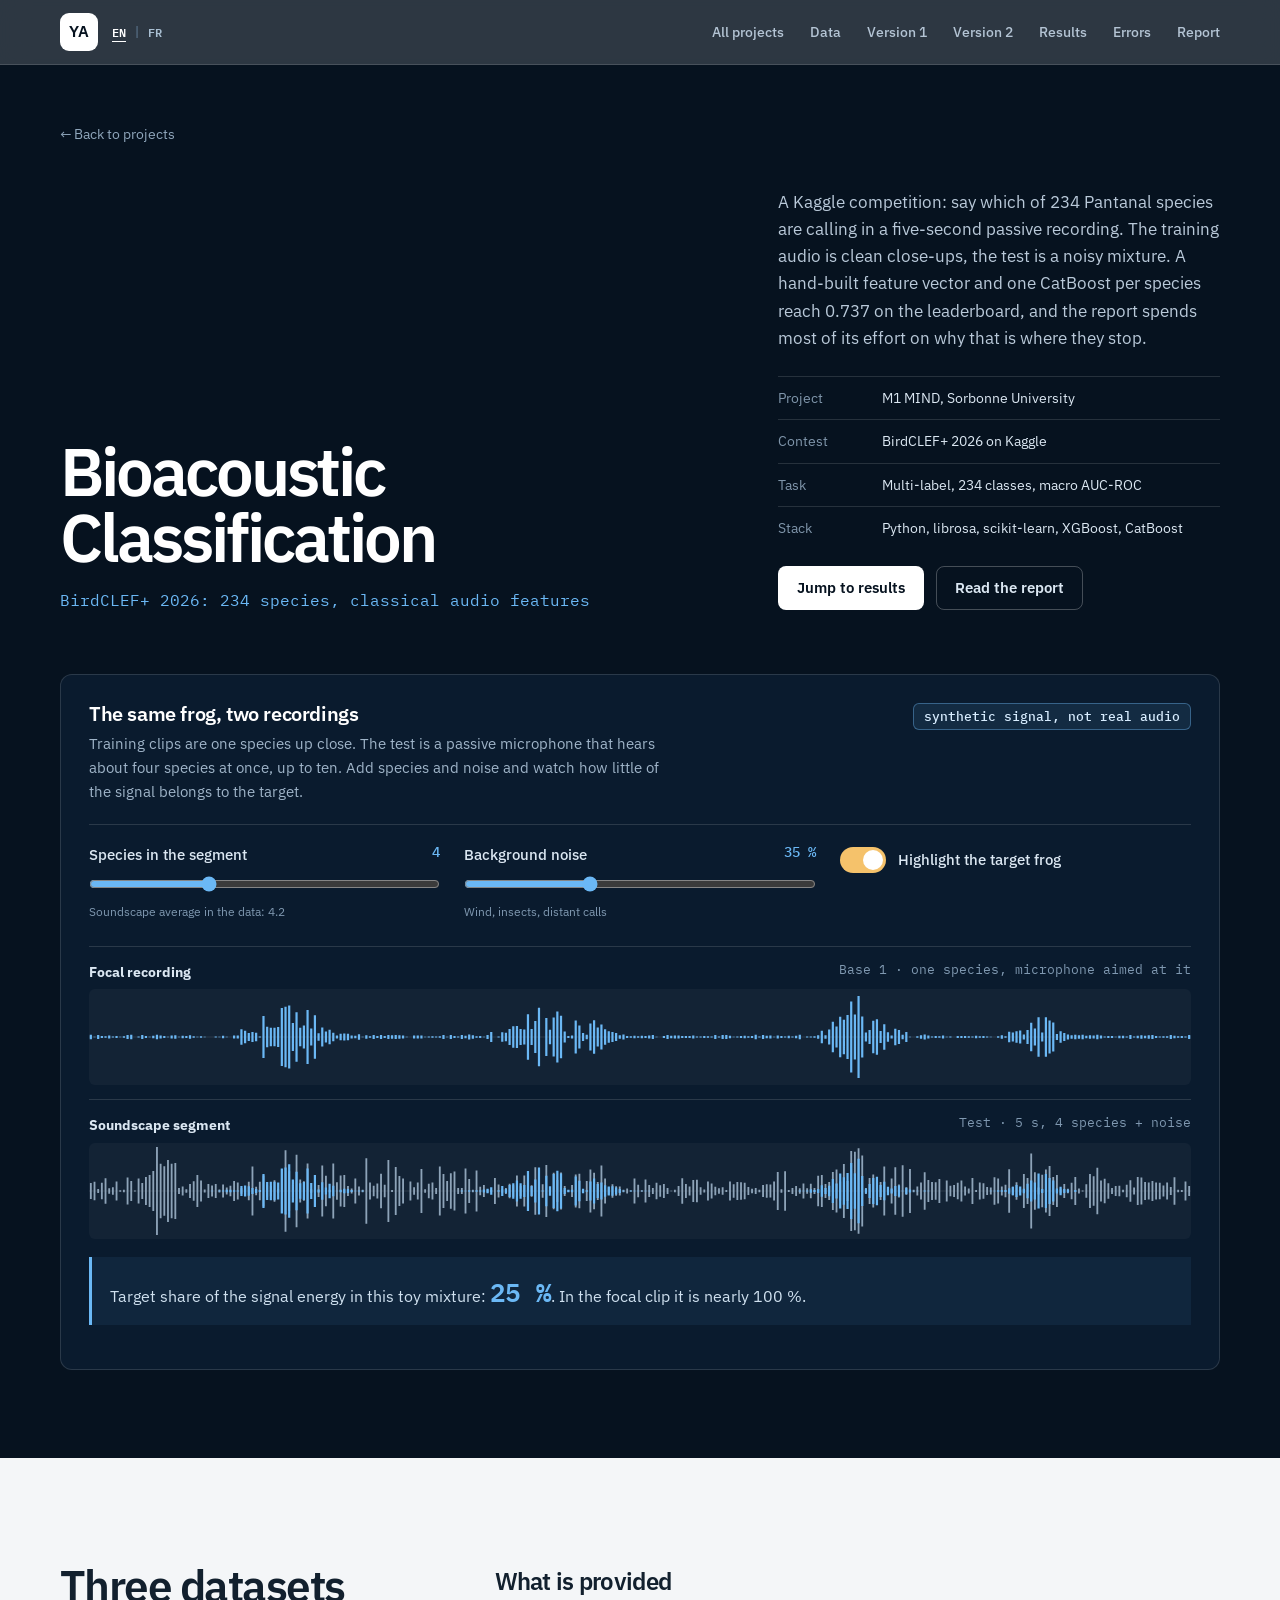
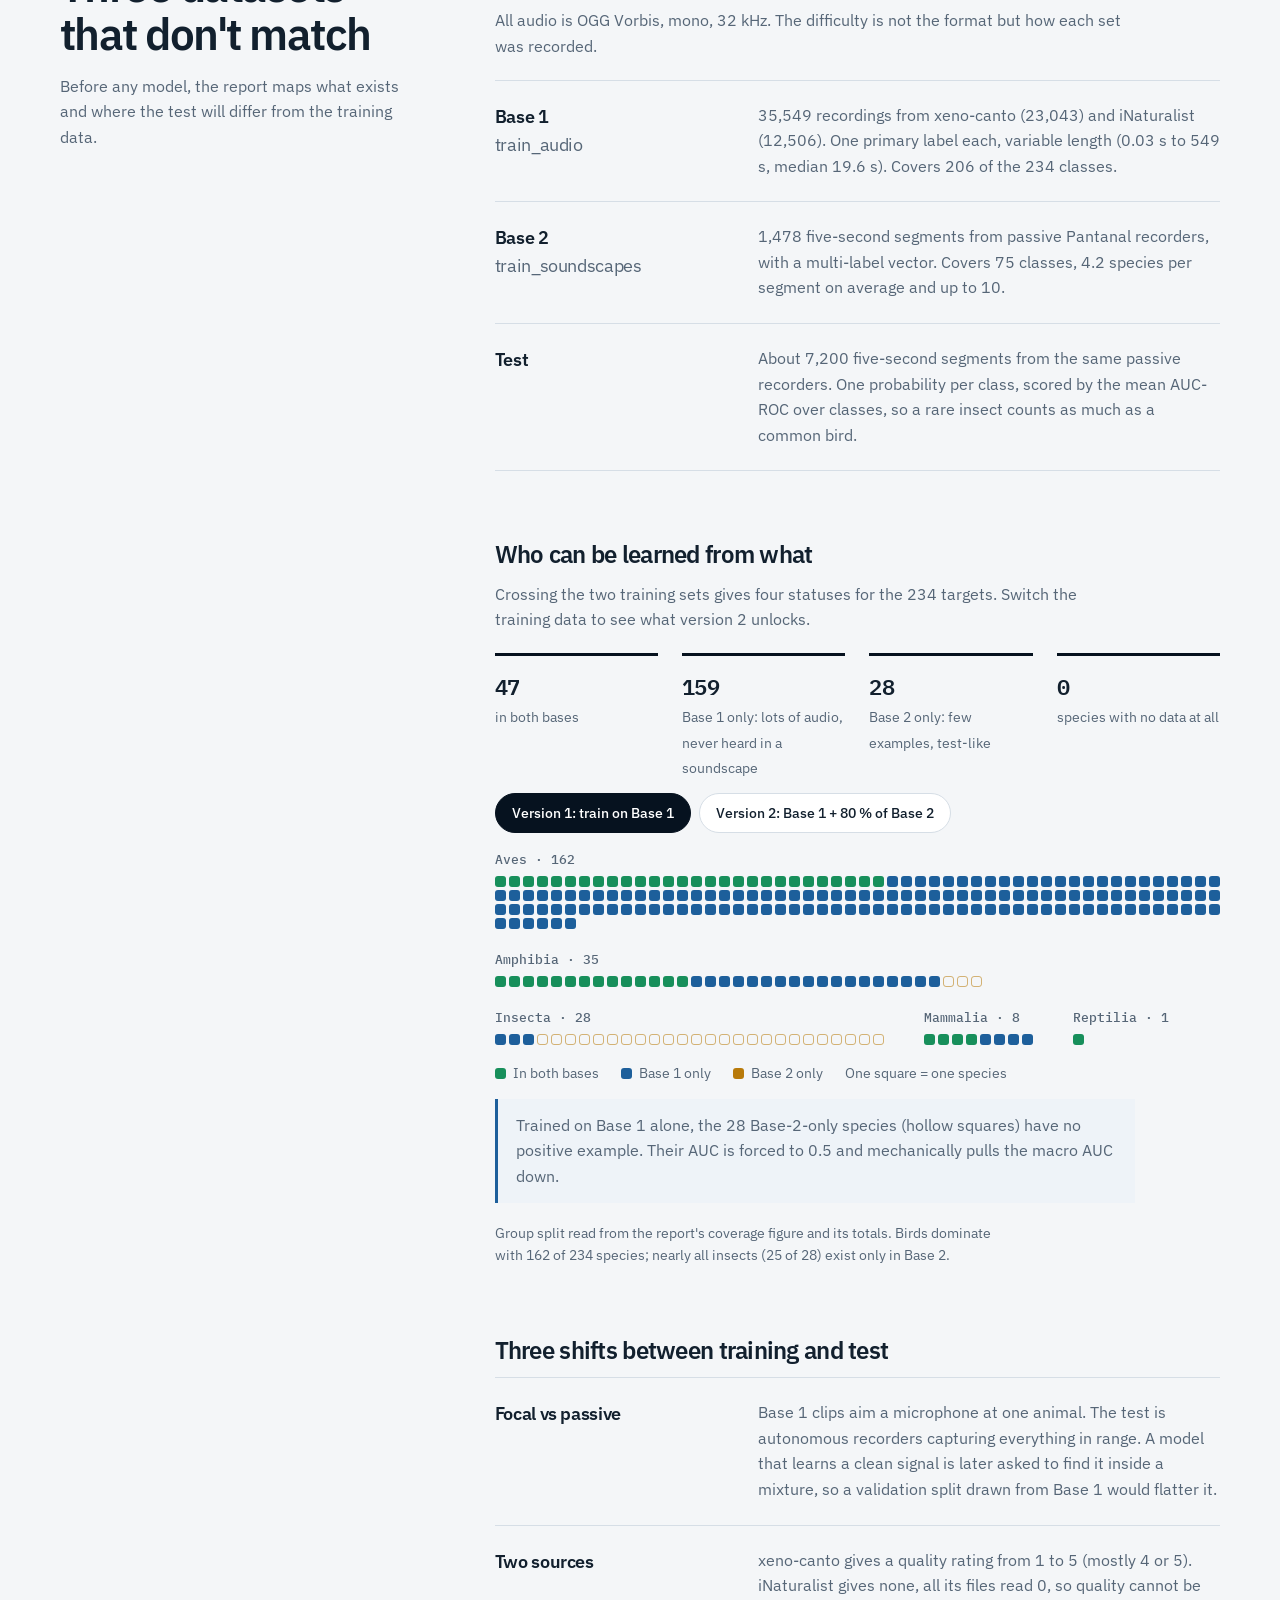
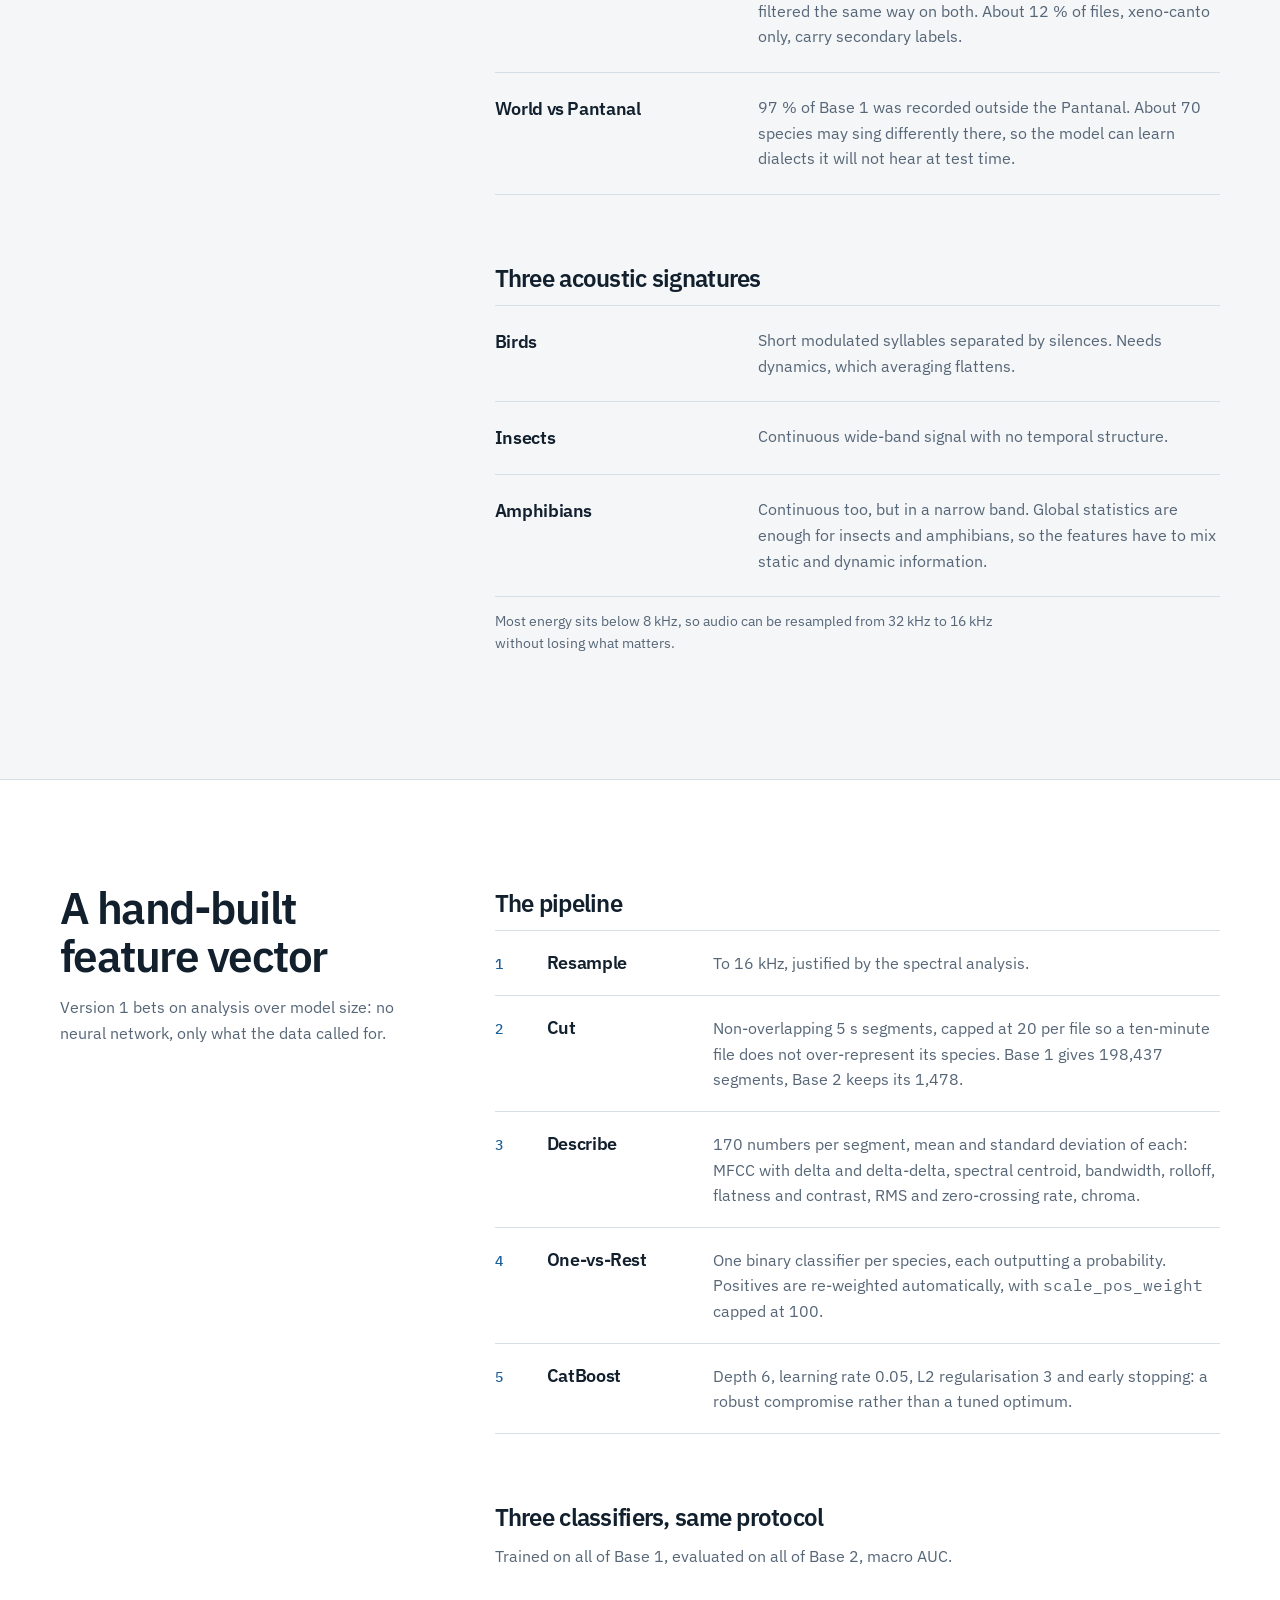
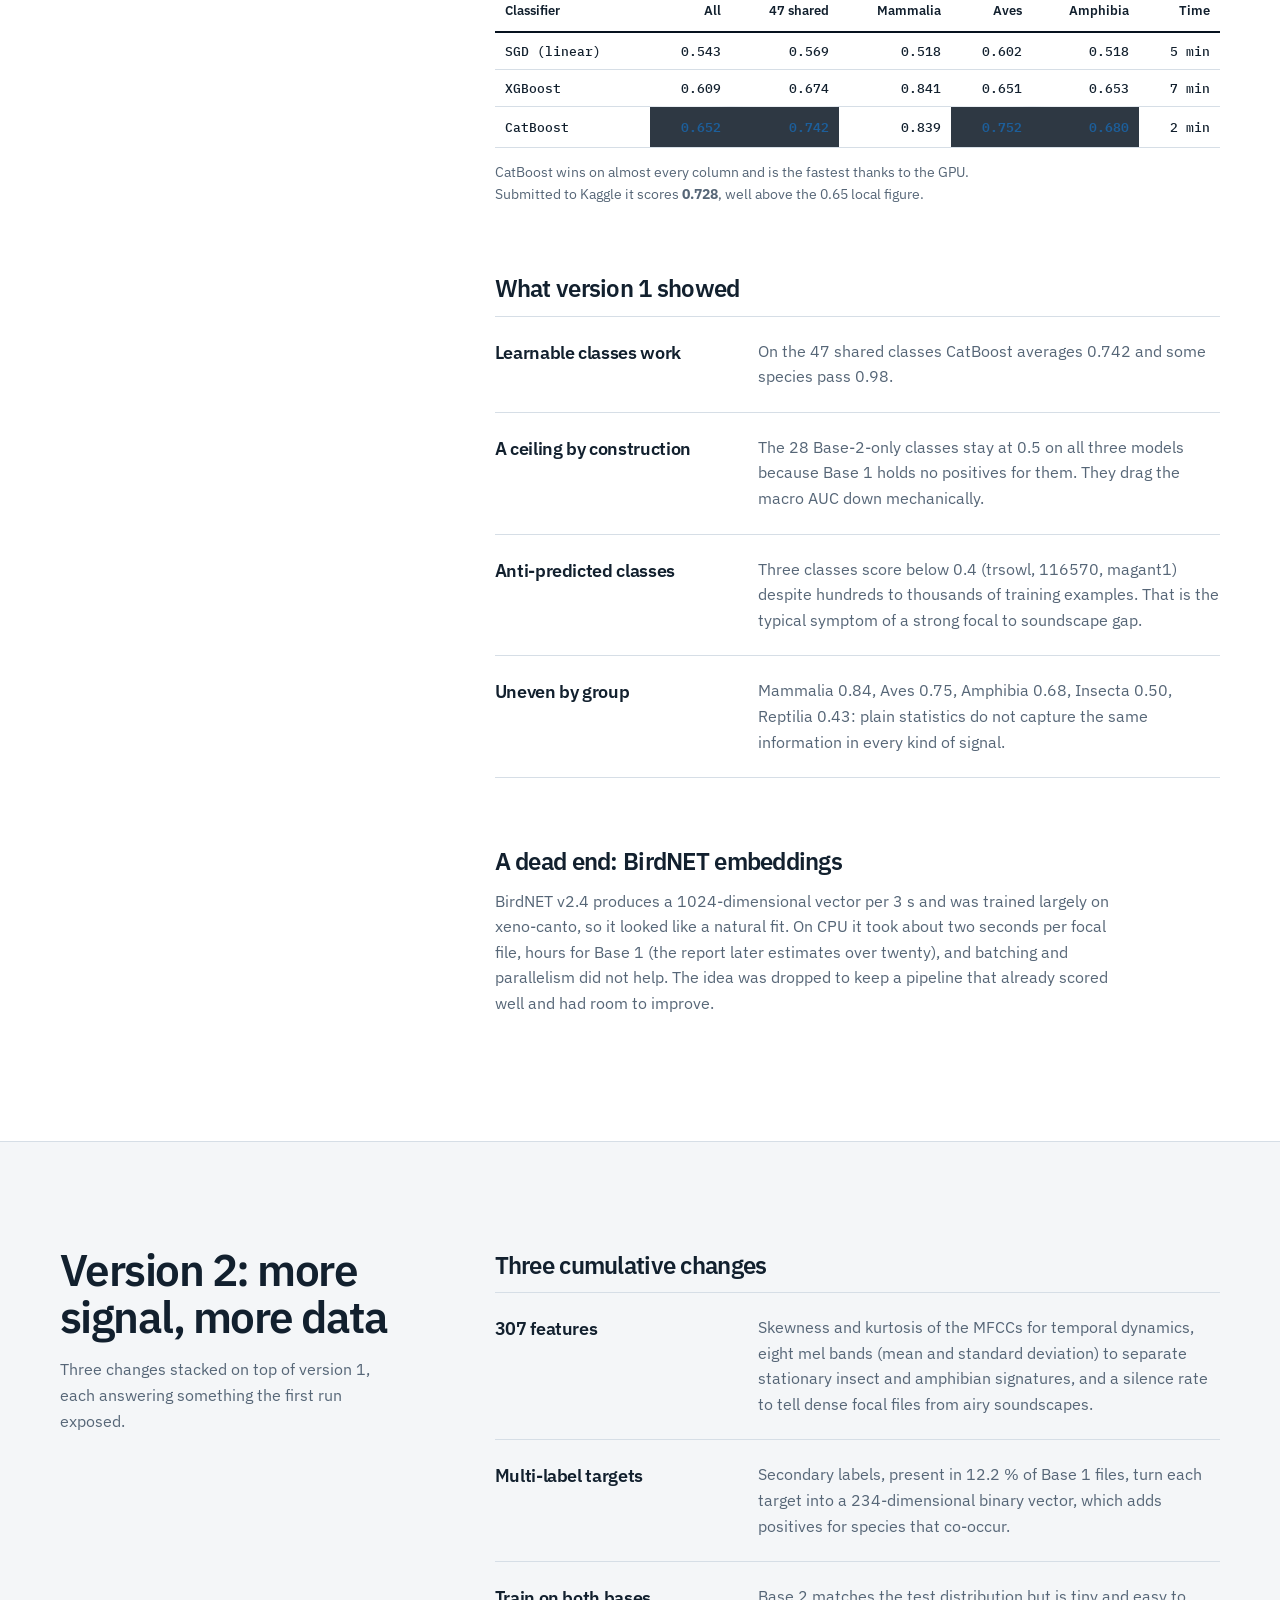
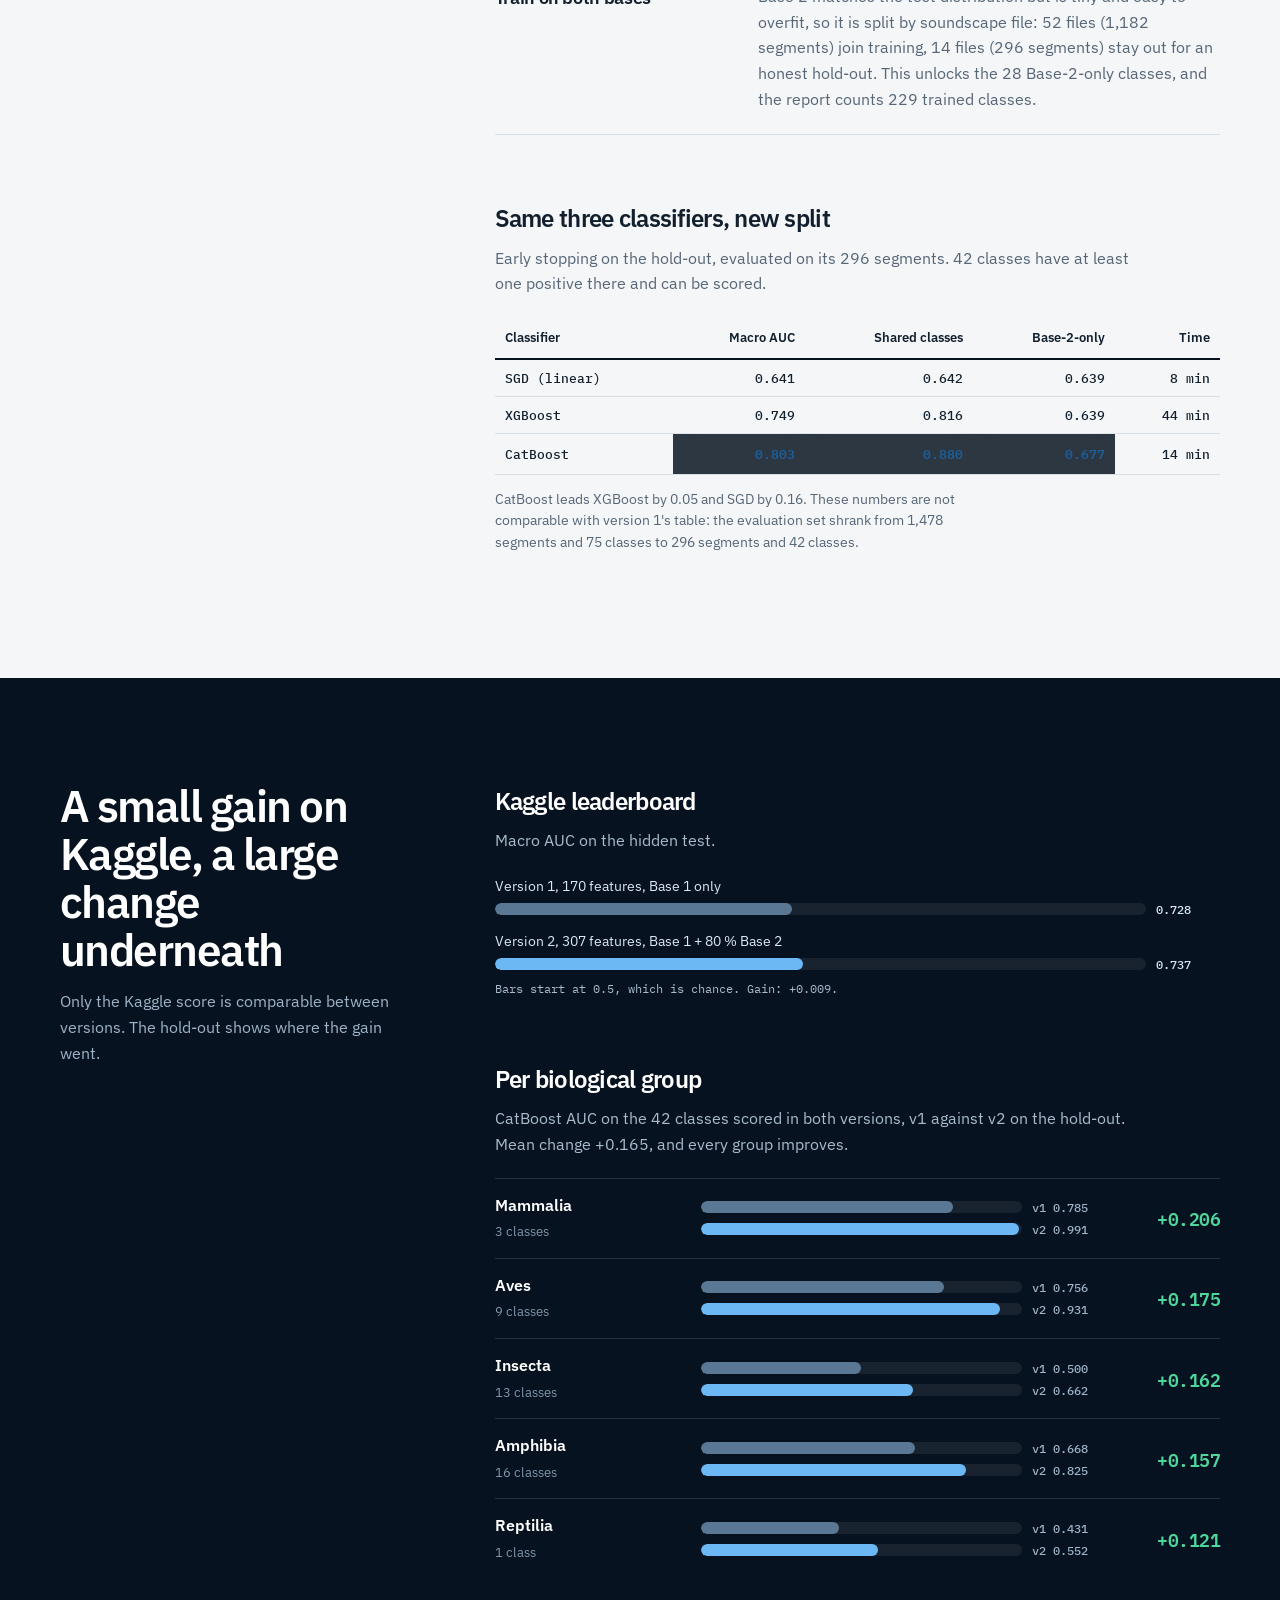
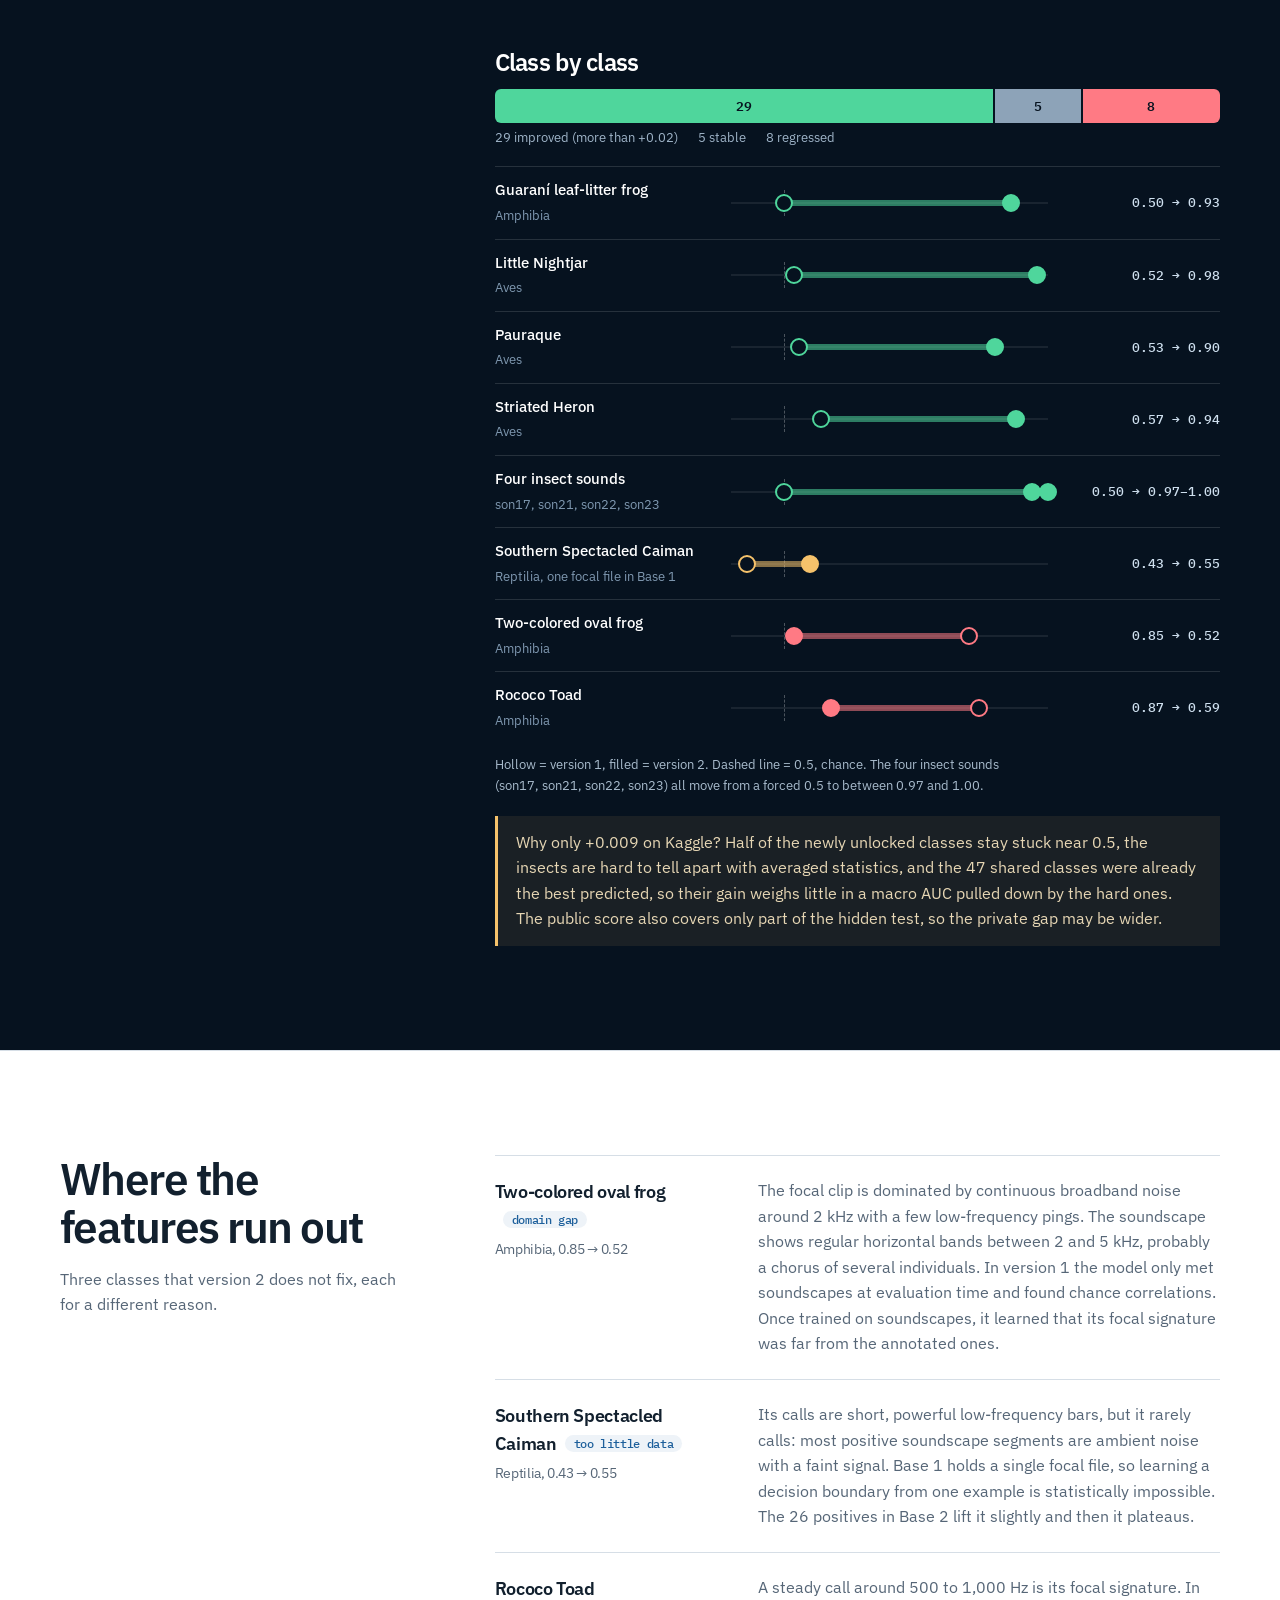
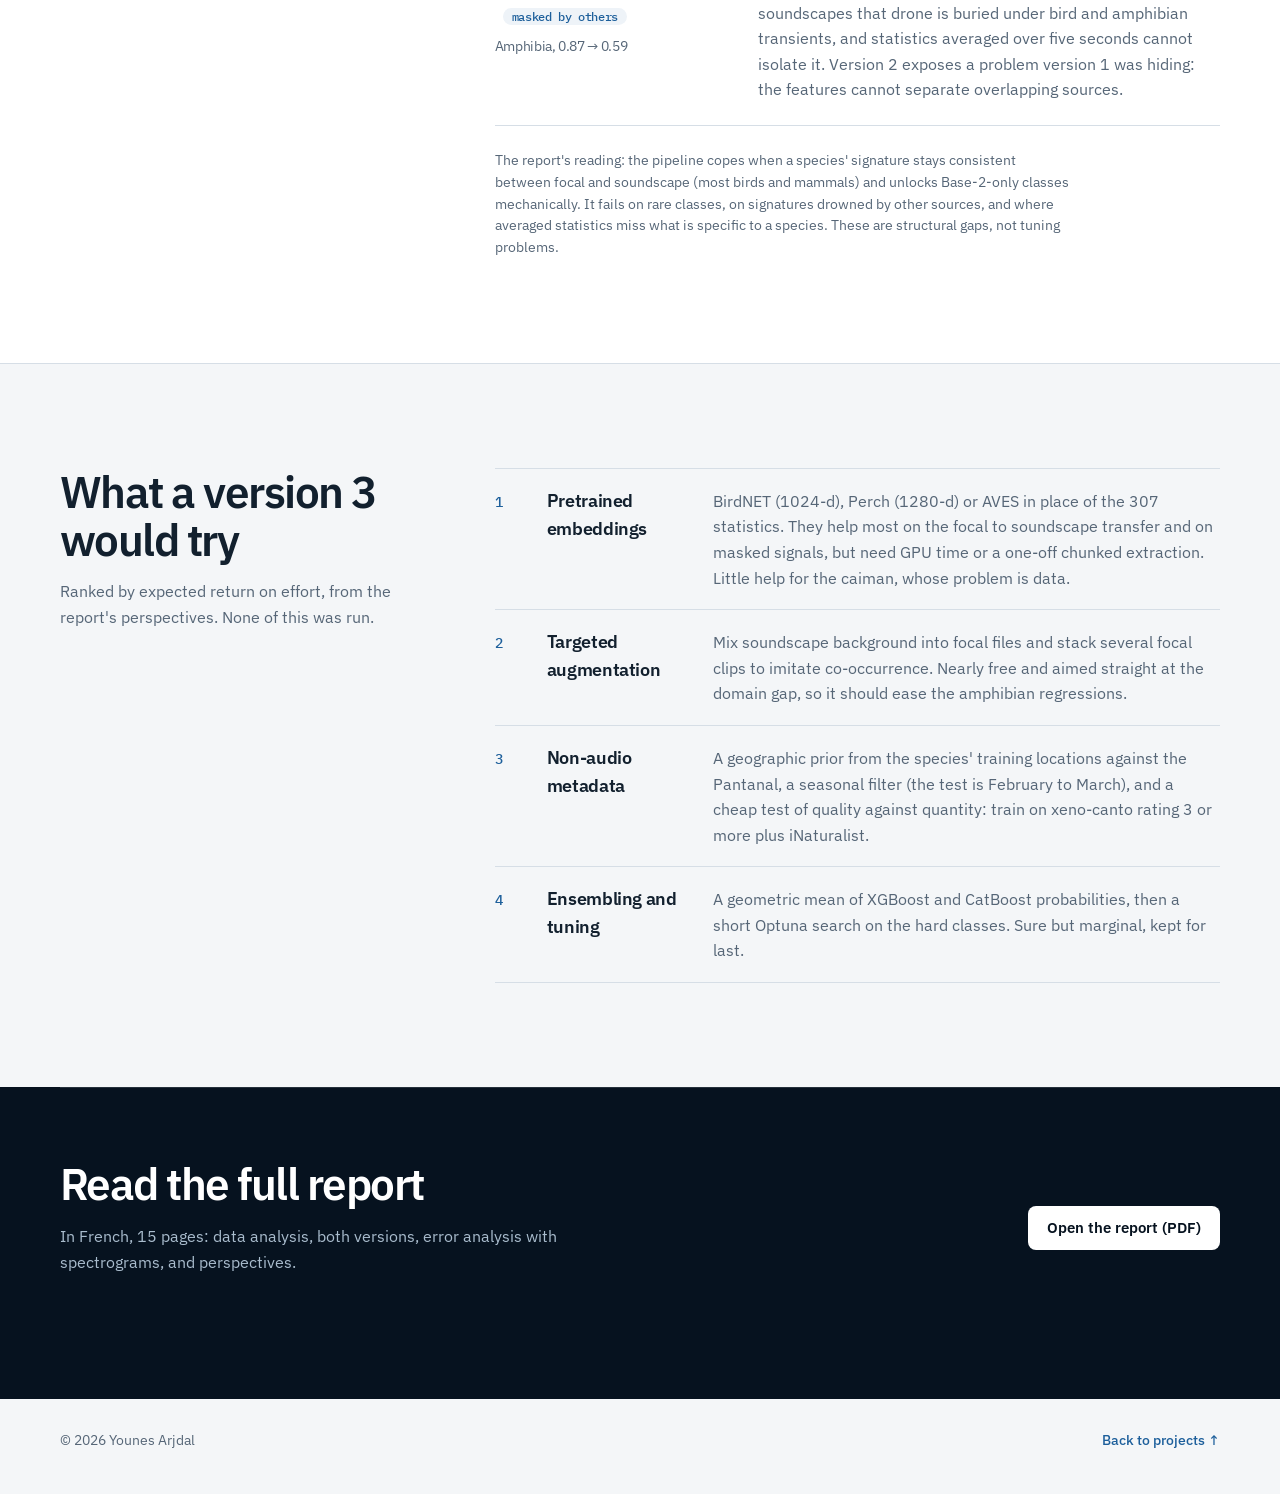
<file: projects/bioacoustic-classification.html>
<!DOCTYPE html>

<html class="no-js" lang="en">
<head>
<meta charset="utf-8"/>
<meta content="width=device-width, initial-scale=1.0" name="viewport"/>
<meta content="BirdCLEF+ 2026: multi-label audio classification of 234 Pantanal species with hand-built spectral features, One-vs-Rest CatBoost and an analysis of the focal-to-soundscape domain gap." name="description"/>
<meta content="#06121f" name="theme-color"/>
<title>Bioacoustic Classification - Younes Arjdal</title>
<link href="../assets/favicon.svg" rel="icon" type="image/svg+xml"/>
<link href="https://fonts.googleapis.com" rel="preconnect"/>
<link crossorigin="" href="https://fonts.gstatic.com" rel="preconnect"/>
<link href="https://fonts.googleapis.com/css2?family=IBM+Plex+Mono:wght@400;500;600&amp;family=IBM+Plex+Sans:wght@400;500;600&amp;display=swap" rel="stylesheet"/>
<script>document.documentElement.classList.replace('no-js', 'js');</script>
<style>
    :root {
      --ink: #06121f; --ink-2: #0a1b2e; --paper: #f4f6f8; --text: #12202e; --muted: #566677;
      --line: #d6dee6; --dline: rgba(255, 255, 255, 0.13);
      --blue: #1d5f9b; --cy: #6bb8f5; --ok: #4fd69c; --bad: #ff7a84; --warn: #f5c26b; --pub: #b79cff;
      --mono: "IBM Plex Mono", ui-monospace, SFMono-Regular, Menlo, monospace;
      --sans: "IBM Plex Sans", system-ui, -apple-system, "Segoe UI", sans-serif;
      --r: 8px; --w: 1160px;
    }
    * { box-sizing: border-box; }
    html { scroll-behavior: smooth; scroll-padding-top: 80px; }
    body { margin: 0; color: var(--text); background: var(--paper); font-family: var(--sans); line-height: 1.6; -webkit-font-smoothing: antialiased; }
    a { color: inherit; }
    code { font-family: var(--mono); }
    .wrap { width: min(calc(100% - 40px), var(--w)); margin: 0 auto; }
    :focus-visible { outline: 3px solid rgba(107, 184, 245, 0.7); outline-offset: 3px; }

    .top { position: sticky; top: 0; z-index: 50; background: rgba(6, 18, 31, 0.84); backdrop-filter: blur(14px); border-bottom: 1px solid var(--dline); }
    .top .wrap { display: flex; align-items: center; justify-content: space-between; min-height: 64px; }
    .brand { display: grid; place-items: center; width: 38px; height: 38px; border-radius: 9px; background: #fff; color: var(--ink); font-weight: 600; letter-spacing: -0.03em; text-decoration: none; }
    .top nav { display: flex; gap: 26px; }
    .top nav a { color: #b4c4d4; font-size: 0.9rem; font-weight: 500; text-decoration: none; }
    .top nav a:hover { color: #fff; }

    .btn { display: inline-flex; align-items: center; justify-content: center; min-height: 44px; padding: 0 18px; border-radius: var(--r); border: 1px solid transparent; font: 600 0.92rem var(--sans); text-decoration: none; cursor: pointer; transition: background 0.15s, border-color 0.15s, transform 0.15s; }
    .btn:hover { transform: translateY(-1px); }
    .btn-light { background: #fff; color: var(--ink); }
    .btn-light:hover { background: #e6eef6; }
    .btn-ghost { background: transparent; color: #dbe7f2; border-color: rgba(255, 255, 255, 0.25); }
    .btn-ghost:hover { border-color: rgba(255, 255, 255, 0.6); }
    .btn[disabled] { opacity: 0.4; cursor: default; transform: none; }

    /* ---------- Hero ---------- */
    .hero { background: var(--ink); color: #fff; padding: 56px 0 88px; }
    .back { display: inline-block; margin-bottom: 44px; color: #8fa6bb; font-size: 0.9rem; text-decoration: none; }
    .back:hover { color: #fff; }
    .hero-head { display: grid; grid-template-columns: minmax(0, 1.2fr) minmax(0, 0.8fr); gap: 56px; align-items: end; }
    h1 { margin: 0; font-size: clamp(2.8rem, 6.6vw, 5.8rem); line-height: 0.98; letter-spacing: -0.045em; font-weight: 600; }
    .sub { margin: 20px 0 0; font: 400 1rem var(--mono); color: var(--cy); }
    .lede { margin: 0 0 24px; max-width: 52ch; color: #b9c9d9; font-size: 1.06rem; }
    .meta { display: grid; gap: 10px; margin: 0; font-size: 0.88rem; }
    .meta div { display: grid; grid-template-columns: 92px 1fr; gap: 12px; padding-top: 10px; border-top: 1px solid var(--dline); }
    .meta dt { color: #7f95aa; }
    .meta dd { margin: 0; color: #dbe7f2; }
    .hero-actions { display: flex; flex-wrap: wrap; gap: 12px; margin-top: 26px; }

    /* ---------- Traversal demo ---------- */
    .demo { margin-top: 64px; padding: 28px; border: 1px solid var(--dline); border-radius: 12px; background: var(--ink-2); }
    .demo-intro { display: flex; flex-wrap: wrap; align-items: baseline; justify-content: space-between; gap: 8px 24px; margin-bottom: 20px; }
    .demo-intro h2 { margin: 0; font-size: 1.25rem; letter-spacing: -0.02em; font-weight: 600; }
    .demo-intro p { margin: 6px 0 0; max-width: 66ch; color: #9fb4c8; font-size: 0.95rem; }
    .chip { font: 500 0.82rem var(--mono); color: #d8edff; padding: 4px 10px; border: 1px solid rgba(107, 184, 245, 0.4); border-radius: 6px; background: rgba(107, 184, 245, 0.1); white-space: nowrap; }
    .demo-bar { display: flex; flex-wrap: wrap; align-items: center; justify-content: space-between; gap: 16px; padding: 18px 0; border-top: 1px solid var(--dline); }
    .modes { display: flex; flex-wrap: wrap; gap: 8px; }
    .mode { min-height: 40px; padding: 0 16px; border: 1px solid rgba(255, 255, 255, 0.22); border-radius: 99px; background: transparent; color: #dbe7f2; font: 500 0.9rem var(--sans); cursor: pointer; }
    .mode[aria-pressed="true"] { background: #fff; border-color: #fff; color: var(--ink); }
    .demo-btns { display: flex; gap: 10px; flex-wrap: wrap; }
    .trap { display: flex; flex-wrap: wrap; align-items: center; gap: 12px; padding: 14px 0; border-top: 1px solid var(--dline); border-bottom: 1px solid var(--dline); }
    .switch { display: inline-flex; align-items: center; gap: 12px; color: #dbe7f2; font-weight: 500; cursor: pointer; }
    .switch input { position: absolute; opacity: 0; pointer-events: none; }
    .knob { position: relative; flex: none; width: 46px; height: 26px; border-radius: 99px; background: #2a4561; transition: background 0.2s; }
    .knob::after { content: ""; position: absolute; top: 3px; left: 3px; width: 20px; height: 20px; border-radius: 50%; background: #fff; transition: transform 0.2s; }
    .switch input:checked + .knob { background: var(--warn); }
    .switch input:checked + .knob::after { transform: translateX(20px); }
    .switch input:focus-visible + .knob { outline: 3px solid rgba(107, 184, 245, 0.7); outline-offset: 3px; }
    .trap small { color: #7f98b0; font-size: 0.85rem; }
    .out { margin-top: 18px; padding: 16px 18px; border-left: 3px solid var(--cy); background: rgba(107, 184, 245, 0.07); color: #cfe0ef; min-height: 3.2em; }
    .out.diff { border-color: var(--warn); background: rgba(245, 194, 107, 0.08); }
    .tw { overflow-x: auto; }
    /* ---------- Sections ---------- */
    .sec { padding: 104px 0; }
    .sec.white { background: #fff; border-top: 1px solid var(--line); border-bottom: 1px solid var(--line); }
    .sec.dark { background: var(--ink); color: #fff; }
    .split { display: grid; grid-template-columns: minmax(0, 4fr) minmax(0, 8fr); gap: 72px; }
    .split > * { min-width: 0; }
    .split > header { align-self: start; position: sticky; top: 96px; }
    h2 { margin: 0 0 16px; font-size: clamp(1.9rem, 3.4vw, 2.8rem); line-height: 1.1; letter-spacing: -0.035em; font-weight: 600; }
    .split > header p { max-width: 34ch; margin: 0; color: var(--muted); }
    .dark .split > header p { color: #9fb4c8; }
    h3 { margin: 0; font-size: 1.15rem; letter-spacing: -0.02em; font-weight: 600; }
    p { margin-top: 0; }
    .block + .block { margin-top: 64px; }
    .block > h3 { margin-bottom: 8px; font-size: 1.5rem; letter-spacing: -0.03em; }
    .block > p { max-width: 64ch; margin-bottom: 20px; color: var(--muted); }
    .dark .block > p { color: #a9bccd; }
    .note { margin: 14px 0 0; color: var(--muted); font-size: 0.85rem; max-width: 72ch; }
    .dark .note { color: #8097ac; }

    .rows { margin: 0; padding: 0; list-style: none; border-top: 1px solid var(--line); }
    .rows > div { display: grid; grid-template-columns: minmax(0, 1fr) minmax(0, 2fr); gap: 32px; padding: 22px 0; border-bottom: 1px solid var(--line); }
    .rows dt { font-size: 1.1rem; font-weight: 600; letter-spacing: -0.02em; }
    .rows dd { margin: 0; color: var(--muted); }
    .rows dd code { color: var(--text); font-size: 0.86em; }
    .formula { display: block; margin-top: 8px; padding: 10px 12px; border-radius: 6px; background: #eef3f8; color: var(--text); font: 500 0.82rem var(--mono); overflow-x: auto; white-space: nowrap; }

    .steps { counter-reset: s; margin: 0; padding: 0; list-style: none; border-top: 1px solid var(--line); }
    .steps li { display: grid; grid-template-columns: 36px 150px 1fr; gap: 16px; align-items: baseline; padding: 18px 0; border-bottom: 1px solid var(--line); }
    .steps li::before { counter-increment: s; content: counter(s); color: var(--blue); font: 500 0.9rem var(--mono); }
    .steps b { font-size: 1.1rem; letter-spacing: -0.02em; font-weight: 600; }
    .steps span { color: var(--muted); }

    .facts { display: grid; grid-template-columns: repeat(4, minmax(0, 1fr)); gap: 24px; margin: 0 0 12px; }
    .facts div { padding-top: 12px; border-top: 3px solid var(--ink); }
    .facts b { display: block; font: 600 1.35rem var(--mono); letter-spacing: -0.03em; }
    .facts span { color: var(--muted); font-size: 0.85rem; }
    table.wp { width: 100%; border-collapse: collapse; font-size: 0.9rem; }
    .wp th { padding: 10px; border-bottom: 2px solid var(--ink); font-size: 0.82rem; font-weight: 600; text-align: left; }
    .wp td { padding: 9px 10px; border-bottom: 1px solid var(--line); font: 500 0.84rem var(--mono); }
    .wp td.bad { color: #c0303c; } .wp td.good { color: #178f5b; font-weight: 600; }
    /* results */
    .pair { display: grid; grid-template-columns: 190px minmax(0, 1fr) 96px; gap: 16px; align-items: center; padding: 14px 0; border-top: 1px solid var(--dline); }
    .pair b { display: block; font-weight: 600; }
    .pair small { color: #8097ac; }
    .pbars { display: grid; gap: 6px; }
    .pb { display: flex; align-items: center; gap: 10px; }
    .pb .tr { flex: 1; height: 12px; border-radius: 99px; background: rgba(255, 255, 255, 0.07); overflow: hidden; }
    .pb .bw { display: block; width: var(--w); height: 100%; border-radius: inherit; background: var(--c); transition: width 0.9s cubic-bezier(0.2, 0.8, 0.2, 1); }
    .js .grow:not(.on) .bw { width: 0; }
    .pb em { min-width: 76px; color: #9fb4c8; font: 500 0.78rem var(--mono); font-style: normal; }
    .pb.bm { --c: #5a7894; } .pb.di { --c: var(--cy); } .pb.pu { --c: var(--pub); }
    .gain { text-align: right; color: var(--ok); font: 600 1.15rem var(--mono); letter-spacing: -0.03em; }
    .tag-pub { display: inline-block; margin-bottom: 14px; padding: 3px 10px; border: 1px solid rgba(183, 156, 255, 0.5); border-radius: 6px; background: rgba(183, 156, 255, 0.1); color: var(--pub); font: 500 0.78rem var(--mono); }
    .callout { margin: 20px 0 0; padding: 14px 18px; border-left: 3px solid var(--warn); background: rgba(245, 194, 107, 0.08); color: #e6d6b4; max-width: 74ch; }
    .rows > div > *, .rows dd { min-width: 0; }
    .formula { max-width: 100%; }
    @media (max-width: 760px) { table.runs { display: block; overflow-x: auto; } }
    table.runs { width: 100%; margin-top: 8px; border-collapse: collapse; font-size: 0.9rem; }
    .runs th { padding: 10px; border-bottom: 1px solid var(--dline); color: #9fb4c8; font-size: 0.8rem; font-weight: 500; text-align: right; white-space: nowrap; }
    .runs th:first-child, .runs th:nth-child(2) { text-align: left; }
    .runs td { padding: 9px 10px; border-bottom: 1px solid rgba(255, 255, 255, 0.07); text-align: right; font: 500 0.84rem var(--mono); }
    .runs td:first-child, .runs td:nth-child(2) { text-align: left; font-family: var(--sans); font-weight: 400; }
    .runs td.best { color: var(--cy); font-weight: 600; }

    .report { display: flex; flex-wrap: wrap; align-items: center; justify-content: space-between; gap: 32px; padding-top: 72px; border-top: 1px solid var(--dline); }
    .report h2 { max-width: 20ch; color: #fff; }
    .report p { max-width: 56ch; margin: 0 0 20px; color: #a9bccd; }
    footer.foot { padding: 30px 0 42px; color: var(--muted); font-size: 0.88rem; }
    footer.foot .wrap { display: flex; justify-content: space-between; gap: 20px; flex-wrap: wrap; }
    footer.foot a { text-decoration: none; font-weight: 500; color: var(--blue); }
    h1 { font-size: clamp(2.4rem, 5.2vw, 4.7rem); }
    .hero-head > div { min-width: 0; }

    /* ---------- Wave demo ---------- */
    .ctl { display: grid; grid-template-columns: repeat(3, minmax(0, 1fr)); gap: 24px; padding: 18px 0; border-top: 1px solid var(--dline); }
    .ctl label { display: block; color: #dbe7f2; font-weight: 500; font-size: 0.92rem; }
    .ctl label output { float: right; font: 500 0.88rem var(--mono); color: var(--cy); }
    .ctl input[type=range] { width: 100%; margin: 10px 0 0; accent-color: #6bb8f5; }
    .ctl small { display: block; margin-top: 2px; color: #7f98b0; font-size: 0.78rem; }
    .ctl label.switch { display: inline-flex; margin-top: 4px; }
    .wv { margin-top: 6px; padding-top: 14px; border-top: 1px solid var(--dline); }
    .wv + .wv { margin-top: 14px; }
    .wv-h { display: flex; flex-wrap: wrap; justify-content: space-between; gap: 4px 16px; margin-bottom: 6px; font-size: 0.88rem; color: #dbe7f2; }
    .wv-h span { color: #7f98b0; font: 400 0.8rem var(--mono); }
    .wv svg { display: block; width: 100%; height: 96px; border-radius: 6px; background: rgba(255, 255, 255, 0.035); }
    .wv path.mix { stroke: #8da3b8; stroke-width: 1; fill: none; }
    .wv path.tgt { stroke: #6bb8f5; stroke-width: 1.2; fill: none; }
    .wv line.mid { stroke: rgba(255, 255, 255, 0.1); }
    .share b { font: 600 1.6rem var(--mono); color: var(--cy); letter-spacing: -0.03em; }
    .share { margin-top: 18px; padding: 14px 18px; border-left: 3px solid var(--cy); background: rgba(107, 184, 245, 0.07); color: #cfe0ef; }

    /* ---------- Class grid ---------- */
    .grid-tools { display: flex; flex-wrap: wrap; gap: 8px; margin: 0 0 18px; }
    .gmode { min-height: 40px; padding: 0 16px; border: 1px solid var(--line); border-radius: 99px; background: #fff; color: var(--text); font: 500 0.9rem var(--sans); cursor: pointer; }
    .gmode[aria-pressed="true"] { background: var(--ink); border-color: var(--ink); color: #fff; }
    .groups { display: flex; flex-wrap: wrap; gap: 22px 40px; }
    .grp { min-width: 0; }
    .grp.wide { flex-basis: 100%; }
    .grp h4 { margin: 0 0 8px; font: 500 0.82rem var(--mono); color: var(--muted); }
    .dots { display: flex; flex-wrap: wrap; gap: 3px; max-width: 760px; }
    .d { width: 11px; height: 11px; border-radius: 3px; border: 1.5px solid transparent; transition: background 0.3s, border-color 0.3s, opacity 0.3s; }
    .d.c { background: #178f5b; } .d.v { background: #1d5f9b; } .d.s { background: #b87a0a; }
    .d.s.off { background: transparent; border-color: #b87a0a; opacity: 0.55; }
    .gleg { display: flex; flex-wrap: wrap; gap: 8px 22px; margin: 18px 0 0; color: var(--muted); font-size: 0.85rem; }
    .gleg i { display: inline-block; width: 11px; height: 11px; margin-right: 7px; border-radius: 3px; vertical-align: -1px; }
    .gcap { margin: 14px 0 0; padding: 14px 18px; border-left: 3px solid var(--blue); background: #eef3f8; color: var(--text); max-width: 74ch; min-height: 3.4em; }

    /* ---------- Score bars + dumbbells ---------- */
    .kag { display: grid; gap: 12px; margin-top: 8px; }
    .kag .pb em { min-width: 64px; color: #dbe7f2; }
    .kag .lab { display: block; margin-bottom: 4px; font-size: 0.9rem; color: #dbe7f2; }
    .axisnote { margin: 8px 0 0; color: #7f98b0; font: 400 0.78rem var(--mono); }
    .stack { display: flex; height: 34px; margin: 6px 0 4px; border-radius: 6px; overflow: hidden; gap: 2px; }
    .stack span { display: grid; place-items: center; min-width: 0; color: #06121f; font: 600 0.82rem var(--mono); }
    .stack .up { flex: 29; background: var(--ok); } .stack .eq { flex: 5; background: #8da3b8; } .stack .dn { flex: 8; background: var(--bad); }
    .stack-l { display: flex; flex-wrap: wrap; gap: 4px 20px; color: #9fb4c8; font-size: 0.84rem; margin-bottom: 8px; }
    .db { display: grid; grid-template-columns: 220px minmax(0, 1fr) 156px; gap: 16px; align-items: center; padding: 11px 0; border-top: 1px solid var(--dline); }
    .db b { display: block; font-weight: 500; font-size: 0.92rem; }
    .db small { color: #7f98b0; }
    .dtrack { position: relative; height: 26px; }
    .dtrack::before { content: ""; position: absolute; left: 0; right: 0; top: 12px; height: 2px; background: rgba(255, 255, 255, 0.08); }
    .dtrack .chance { position: absolute; top: 0; bottom: 0; left: var(--ch); border-left: 1px dashed rgba(255, 255, 255, 0.28); }
    .dtrack .seg2 { position: absolute; top: 10px; height: 6px; border-radius: 3px; left: var(--a); width: var(--wd); background: var(--k); opacity: 0.55; }
    .dtrack .m { position: absolute; top: 4px; left: var(--x); width: 18px; height: 18px; margin-left: -9px; border-radius: 50%; border: 2px solid var(--k); background: var(--ink); }
    .dtrack .m.f { background: var(--k); }
    .dv { font: 500 0.82rem var(--mono); color: #cfe0ef; text-align: right; white-space: nowrap; }
    .dv.up { --k: var(--ok); } .dv.dn { --k: var(--bad); } .dv.ce { --k: var(--warn); }
    .db.up { --k: var(--ok); } .db.dn { --k: var(--bad); } .db.ce { --k: var(--warn); }
    .dleg { margin: 10px 0 0; color: #7f98b0; font-size: 0.82rem; }
    .case { display: inline-block; margin-left: 8px; padding: 1px 9px; border-radius: 99px; background: #eef3f8; color: var(--blue); font: 500 0.74rem var(--mono); vertical-align: 2px; white-space: nowrap; }
    table.wp td.num, table.wp th.num { text-align: right; }
    table.wp td.top { color: var(--blue); font-weight: 600; }
    .tw { overflow-x: auto; }

    @media (max-width: 980px) {
      .hero-head { grid-template-columns: 1fr; gap: 36px; }
      .split { grid-template-columns: minmax(0, 1fr); gap: 32px; }
      .split > header { position: static; }
      .rows > div { grid-template-columns: 1fr; gap: 8px; }
      .facts { grid-template-columns: repeat(2, minmax(0, 1fr)); }
      .ctl { grid-template-columns: 1fr; gap: 16px; }
    }
    @media (max-width: 720px) {
      .top nav a:not(:first-child) { display: none; }
      .sec { padding: 72px 0; }
      .demo { padding: 20px 16px; }
      .steps li { grid-template-columns: 28px 1fr; }
      .steps li span { grid-column: 2; }
      .pair { grid-template-columns: 1fr 76px; gap: 8px 12px; }
      .pair > div:first-child { grid-column: 1 / -1; }
      .db { grid-template-columns: minmax(0, 1fr) auto; gap: 4px 12px; }
      .db .dtrack { grid-column: 1 / -1; order: 3; }
    }
    @media (prefers-reduced-motion: reduce) {
      html { scroll-behavior: auto; }
      *, *::before, *::after { transition-duration: 0.01ms !important; }
    }
  
/* Allow the demonstration label to wrap on narrow screens. */
@media(max-width:420px){.demo .chip{max-width:100%;white-space:normal;overflow-wrap:anywhere}}
/* Language switch : EN | FR, adjacent to YA */
.identity-row{display:flex;align-items:center;gap:12px;flex-shrink:0}
.top .identity-row .lang-switch{position:static!important;top:auto;left:auto;right:auto;display:inline-flex!important;align-items:center;flex-direction:row!important;gap:7px!important;padding:0;background:none;border:0;white-space:nowrap}
.top .identity-row .lang-switch a{display:inline-flex!important;align-items:center;font:600 .76rem var(--mono);text-decoration:none;color:#a9bfd2;padding:7px 2px;border:0}
.top .identity-row .lang-switch a[aria-current="page"]{color:#fff;text-decoration:underline;text-underline-offset:4px}
.top .identity-row .lang-switch a:hover{color:#fff}
.lang-switch .lang-divider{color:#67839d;font-size:.8rem}
@media(max-width:420px){.identity-row{gap:8px}.top .identity-row .lang-switch{gap:4px!important}}
</style>
<link href="https://younesmrc.github.io/projects/bioacoustic-classification.html" hreflang="en" rel="alternate"/><link href="https://younesmrc.github.io/fr/projects/bioacoustic-classification.html" hreflang="fr" rel="alternate"/><link href="https://younesmrc.github.io/projects/bioacoustic-classification.html" hreflang="x-default" rel="alternate"/></head>
<body>
<header class="top">
<div class="wrap">
<div class="identity-row"><a aria-label="Go to home" class="brand" href="../index.html#home">YA</a><nav aria-label="Choose language" class="lang-switch"><a aria-current="page" href="#" lang="en">EN</a><span aria-hidden="true" class="lang-divider">|</span><a href="../fr/projects/bioacoustic-classification.html" lang="fr">FR</a></nav></div>
<nav aria-label="Project navigation">
<a href="../index.html#projects">All projects</a>
<a href="#data">Data</a>
<a href="#v1">Version 1</a>
<a href="#v2">Version 2</a>
<a href="#results">Results</a>
<a href="#errors">Errors</a>
<a href="#report">Report</a>
</nav>
</div>
</header>
<main>
<!-- ================= HERO + DOMAIN-GAP DEMO ================= -->
<section class="hero" id="top">
<div class="wrap">
<a class="back" href="../index.html#projects">← Back to projects</a>
<div class="hero-head">
<div>
<h1>Bioacoustic<br/>Classification</h1>
<p class="sub">BirdCLEF+ 2026: 234 species, classical audio features</p>
</div>
<div>
<p class="lede">
              A Kaggle competition: say which of 234 Pantanal species are calling in a five-second passive recording.
              The training audio is clean close-ups, the test is a noisy mixture. A hand-built feature vector and one
              CatBoost per species reach 0.737 on the leaderboard, and the report spends most of its effort on why that is
              where they stop.
            </p>
<dl class="meta">
<div><dt>Project</dt><dd>M1 MIND, Sorbonne University</dd></div>
<div><dt>Contest</dt><dd>BirdCLEF+ 2026 on Kaggle</dd></div>
<div><dt>Task</dt><dd>Multi-label, 234 classes, macro AUC-ROC</dd></div>
<div><dt>Stack</dt><dd>Python, librosa, scikit-learn, XGBoost, CatBoost</dd></div>
</dl>
<div class="hero-actions">
<a class="btn btn-light" href="#results">Jump to results</a>
<a class="btn btn-ghost" href="../assets/projects/bioacoustic-classification/report.pdf" rel="noreferrer" target="_blank">Read the report</a>
</div>
</div>
</div>
<div aria-labelledby="demo-title" class="demo">
<div class="demo-intro">
<div>
<h2 id="demo-title">The same frog, two recordings</h2>
<p>Training clips are one species up close. The test is a passive microphone that hears about four species at once, up to ten. Add species and noise and watch how little of the signal belongs to the target.</p>
</div>
<span class="chip">synthetic signal, not real audio</span>
</div>
<div class="ctl">
<div>
<label for="nsp">Species in the segment <output id="nsp-o">4</output></label>
<input id="nsp" max="10" min="1" step="1" type="range" value="4"/>
<small>Soundscape average in the data: 4.2</small>
</div>
<div>
<label for="nz">Background noise <output id="nz-o">35 %</output></label>
<input id="nz" max="100" min="0" step="5" type="range" value="35"/>
<small>Wind, insects, distant calls</small>
</div>
<div>
<label class="switch"><input checked="" id="hl" type="checkbox"/><span class="knob"></span><span>Highlight the target frog</span></label>
</div>
</div>
<div class="wv">
<div class="wv-h"><b>Focal recording</b><span>Base 1 · one species, microphone aimed at it</span></div>
<svg aria-label="Waveform of a clean focal recording with three calls" id="w-focal" preserveaspectratio="none" role="img" viewbox="0 0 600 96"></svg>
</div>
<div class="wv">
<div class="wv-h"><b>Soundscape segment</b><span id="w-cap">Test · 5 s, 4 species + noise</span></div>
<svg aria-label="Waveform of a noisy soundscape mixture" id="w-soup" preserveaspectratio="none" role="img" viewbox="0 0 600 96"></svg>
</div>
<p aria-live="polite" class="share" id="share"></p>
</div>
</div>
</section>
<!-- ================= DATA ================= -->
<section class="sec" id="data">
<div class="wrap split">
<header>
<h2>Three datasets that don't match</h2>
<p>Before any model, the report maps what exists and where the test will differ from the training data.</p>
</header>
<div>
<div class="block">
<h3>What is provided</h3>
<p>All audio is OGG Vorbis, mono, 32 kHz. The difficulty is not the format but how each set was recorded.</p>
<dl class="rows">
<div><dt>Base 1<br/><span style="font-weight:400;color:var(--muted)">train_audio</span></dt><dd>35,549 recordings from xeno-canto (23,043) and iNaturalist (12,506). One primary label each, variable length (0.03 s to 549 s, median 19.6 s). Covers 206 of the 234 classes.</dd></div>
<div><dt>Base 2<br/><span style="font-weight:400;color:var(--muted)">train_soundscapes</span></dt><dd>1,478 five-second segments from passive Pantanal recorders, with a multi-label vector. Covers 75 classes, 4.2 species per segment on average and up to 10.</dd></div>
<div><dt>Test</dt><dd>About 7,200 five-second segments from the same passive recorders. One probability per class, scored by the mean AUC-ROC over classes, so a rare insect counts as much as a common bird.</dd></div>
</dl>
</div>
<div class="block">
<h3>Who can be learned from what</h3>
<p>Crossing the two training sets gives four statuses for the 234 targets. Switch the training data to see what version 2 unlocks.</p>
<dl class="facts">
<div><b>47</b><span>in both bases</span></div>
<div><b>159</b><span>Base 1 only: lots of audio, never heard in a soundscape</span></div>
<div><b>28</b><span>Base 2 only: few examples, test-like</span></div>
<div><b>0</b><span>species with no data at all</span></div>
</dl>
<div aria-label="Training data" class="grid-tools" role="group">
<button aria-pressed="true" class="gmode" data-g="v1" type="button">Version 1: train on Base 1</button>
<button aria-pressed="false" class="gmode" data-g="v2" type="button">Version 2: Base 1 + 80 % of Base 2</button>
</div>
<div class="groups" id="groups"></div>
<div class="gleg">
<span><i style="background:#178f5b"></i>In both bases</span>
<span><i style="background:#1d5f9b"></i>Base 1 only</span>
<span><i style="background:#b87a0a"></i>Base 2 only</span>
<span style="color:var(--muted)">One square = one species</span>
</div>
<p aria-live="polite" class="gcap" id="gcap"></p>
<p class="note">Group split read from the report's coverage figure and its totals. Birds dominate with 162 of 234 species; nearly all insects (25 of 28) exist only in Base 2.</p>
</div>
<div class="block">
<h3>Three shifts between training and test</h3>
<dl class="rows">
<div><dt>Focal vs passive</dt><dd>Base 1 clips aim a microphone at one animal. The test is autonomous recorders capturing everything in range. A model that learns a clean signal is later asked to find it inside a mixture, so a validation split drawn from Base 1 would flatter it.</dd></div>
<div><dt>Two sources</dt><dd>xeno-canto gives a quality rating from 1 to 5 (mostly 4 or 5). iNaturalist gives none, all its files read 0, so quality cannot be filtered the same way on both. About 12 % of files, xeno-canto only, carry secondary labels.</dd></div>
<div><dt>World vs Pantanal</dt><dd>97 % of Base 1 was recorded outside the Pantanal. About 70 species may sing differently there, so the model can learn dialects it will not hear at test time.</dd></div>
</dl>
</div>
<div class="block">
<h3>Three acoustic signatures</h3>
<dl class="rows">
<div><dt>Birds</dt><dd>Short modulated syllables separated by silences. Needs dynamics, which averaging flattens.</dd></div>
<div><dt>Insects</dt><dd>Continuous wide-band signal with no temporal structure.</dd></div>
<div><dt>Amphibians</dt><dd>Continuous too, but in a narrow band. Global statistics are enough for insects and amphibians, so the features have to mix static and dynamic information.</dd></div>
</dl>
<p class="note">Most energy sits below 8 kHz, so audio can be resampled from 32 kHz to 16 kHz without losing what matters.</p>
</div>
</div>
</div>
</section>
<!-- ================= VERSION 1 ================= -->
<section class="sec white" id="v1">
<div class="wrap split">
<header>
<h2>A hand-built feature vector</h2>
<p>Version 1 bets on analysis over model size: no neural network, only what the data called for.</p>
</header>
<div>
<div class="block">
<h3>The pipeline</h3>
<ol class="steps">
<li><b>Resample</b><span>To 16 kHz, justified by the spectral analysis.</span></li>
<li><b>Cut</b><span>Non-overlapping 5 s segments, capped at 20 per file so a ten-minute file does not over-represent its species. Base 1 gives 198,437 segments, Base 2 keeps its 1,478.</span></li>
<li><b>Describe</b><span>170 numbers per segment, mean and standard deviation of each: MFCC with delta and delta-delta, spectral centroid, bandwidth, rolloff, flatness and contrast, RMS and zero-crossing rate, chroma.</span></li>
<li><b>One-vs-Rest</b><span>One binary classifier per species, each outputting a probability. Positives are re-weighted automatically, with <code>scale_pos_weight</code> capped at 100.</span></li>
<li><b>CatBoost</b><span>Depth 6, learning rate 0.05, L2 regularisation 3 and early stopping: a robust compromise rather than a tuned optimum.</span></li>
</ol>
</div>
<div class="block">
<h3>Three classifiers, same protocol</h3>
<p>Trained on all of Base 1, evaluated on all of Base 2, macro AUC.</p>
<div class="tw">
<table class="wp">
<thead><tr><th>Classifier</th><th class="num">All</th><th class="num">47 shared</th><th class="num">Mammalia</th><th class="num">Aves</th><th class="num">Amphibia</th><th class="num">Time</th></tr></thead>
<tbody>
<tr><td>SGD (linear)</td><td class="num">0.543</td><td class="num">0.569</td><td class="num">0.518</td><td class="num">0.602</td><td class="num">0.518</td><td class="num">5 min</td></tr>
<tr><td>XGBoost</td><td class="num">0.609</td><td class="num">0.674</td><td class="num">0.841</td><td class="num">0.651</td><td class="num">0.653</td><td class="num">7 min</td></tr>
<tr><td>CatBoost</td><td class="num top">0.652</td><td class="num top">0.742</td><td class="num">0.839</td><td class="num top">0.752</td><td class="num top">0.680</td><td class="num">2 min</td></tr>
</tbody>
</table>
</div>
<p class="note">CatBoost wins on almost every column and is the fastest thanks to the GPU. Submitted to Kaggle it scores <b>0.728</b>, well above the 0.65 local figure.</p>
</div>
<div class="block">
<h3>What version 1 showed</h3>
<dl class="rows">
<div><dt>Learnable classes work</dt><dd>On the 47 shared classes CatBoost averages 0.742 and some species pass 0.98.</dd></div>
<div><dt>A ceiling by construction</dt><dd>The 28 Base-2-only classes stay at 0.5 on all three models because Base 1 holds no positives for them. They drag the macro AUC down mechanically.</dd></div>
<div><dt>Anti-predicted classes</dt><dd>Three classes score below 0.4 (trsowl, 116570, magant1) despite hundreds to thousands of training examples. That is the typical symptom of a strong focal to soundscape gap.</dd></div>
<div><dt>Uneven by group</dt><dd>Mammalia 0.84, Aves 0.75, Amphibia 0.68, Insecta 0.50, Reptilia 0.43: plain statistics do not capture the same information in every kind of signal.</dd></div>
</dl>
</div>
<div class="block">
<h3>A dead end: BirdNET embeddings</h3>
<p>BirdNET v2.4 produces a 1024-dimensional vector per 3 s and was trained largely on xeno-canto, so it looked like a natural fit. On CPU it took about two seconds per focal file, hours for Base 1 (the report later estimates over twenty), and batching and parallelism did not help. The idea was dropped to keep a pipeline that already scored well and had room to improve.</p>
</div>
</div>
</div>
</section>
<!-- ================= VERSION 2 ================= -->
<section class="sec" id="v2">
<div class="wrap split">
<header>
<h2>Version 2: more signal, more data</h2>
<p>Three changes stacked on top of version 1, each answering something the first run exposed.</p>
</header>
<div>
<div class="block">
<h3>Three cumulative changes</h3>
<dl class="rows">
<div><dt>307 features</dt><dd>Skewness and kurtosis of the MFCCs for temporal dynamics, eight mel bands (mean and standard deviation) to separate stationary insect and amphibian signatures, and a silence rate to tell dense focal files from airy soundscapes.</dd></div>
<div><dt>Multi-label targets</dt><dd>Secondary labels, present in 12.2 % of Base 1 files, turn each target into a 234-dimensional binary vector, which adds positives for species that co-occur.</dd></div>
<div><dt>Train on both bases</dt><dd>Base 2 matches the test distribution but is tiny and easy to overfit, so it is split by soundscape file: 52 files (1,182 segments) join training, 14 files (296 segments) stay out for an honest hold-out. This unlocks the 28 Base-2-only classes, and the report counts 229 trained classes.</dd></div>
</dl>
</div>
<div class="block">
<h3>Same three classifiers, new split</h3>
<p>Early stopping on the hold-out, evaluated on its 296 segments. 42 classes have at least one positive there and can be scored.</p>
<div class="tw">
<table class="wp">
<thead><tr><th>Classifier</th><th class="num">Macro AUC</th><th class="num">Shared classes</th><th class="num">Base-2-only</th><th class="num">Time</th></tr></thead>
<tbody>
<tr><td>SGD (linear)</td><td class="num">0.641</td><td class="num">0.642</td><td class="num">0.639</td><td class="num">8 min</td></tr>
<tr><td>XGBoost</td><td class="num">0.749</td><td class="num">0.816</td><td class="num">0.639</td><td class="num">44 min</td></tr>
<tr><td>CatBoost</td><td class="num top">0.803</td><td class="num top">0.880</td><td class="num top">0.677</td><td class="num">14 min</td></tr>
</tbody>
</table>
</div>
<p class="note">CatBoost leads XGBoost by 0.05 and SGD by 0.16. These numbers are not comparable with version 1's table: the evaluation set shrank from 1,478 segments and 75 classes to 296 segments and 42 classes.</p>
</div>
</div>
</div>
</section>
<!-- ================= RESULTS ================= -->
<section class="sec dark" id="results">
<div class="wrap split">
<header>
<h2>A small gain on Kaggle, a large change underneath</h2>
<p>Only the Kaggle score is comparable between versions. The hold-out shows where the gain went.</p>
</header>
<div>
<div class="block grow">
<h3>Kaggle leaderboard</h3>
<p>Macro AUC on the hidden test.</p>
<div class="kag">
<div><span class="lab">Version 1, 170 features, Base 1 only</span><div class="pb bm"><span class="tr"><span class="bw" style="--w:45.6%"></span></span><em>0.728</em></div></div>
<div><span class="lab">Version 2, 307 features, Base 1 + 80 % Base 2</span><div class="pb di"><span class="tr"><span class="bw" style="--w:47.4%"></span></span><em>0.737</em></div></div>
</div>
<p class="axisnote">Bars start at 0.5, which is chance. Gain: +0.009.</p>
</div>
<div class="block grow">
<h3>Per biological group</h3>
<p>CatBoost AUC on the 42 classes scored in both versions, v1 against v2 on the hold-out. Mean change +0.165, and every group improves.</p>
<div id="grp-pairs"></div>
</div>
<div class="block">
<h3>Class by class</h3>
<div aria-label="29 classes improved, 5 stable, 8 regressed" class="stack" role="img"><span class="up">29</span><span class="eq">5</span><span class="dn">8</span></div>
<div class="stack-l"><span>29 improved (more than +0.02)</span><span>5 stable</span><span>8 regressed</span></div>
<div id="dumbbells" style="margin-top:18px"></div>
<p class="dleg">Hollow = version 1, filled = version 2. Dashed line = 0.5, chance. The four insect sounds (son17, son21, son22, son23) all move from a forced 0.5 to between 0.97 and 1.00.</p>
</div>
<p class="callout">Why only +0.009 on Kaggle? Half of the newly unlocked classes stay stuck near 0.5, the insects are hard to tell apart with averaged statistics, and the 47 shared classes were already the best predicted, so their gain weighs little in a macro AUC pulled down by the hard ones. The public score also covers only part of the hidden test, so the private gap may be wider.</p>
</div>
</div>
</section>
<!-- ================= ERRORS ================= -->
<section class="sec white" id="errors">
<div class="wrap split">
<header>
<h2>Where the features run out</h2>
<p>Three classes that version 2 does not fix, each for a different reason.</p>
</header>
<div>
<dl class="rows">
<div><dt>Two-colored oval frog<span class="case">domain gap</span><br/><span style="font-weight:400;color:var(--muted);font-size:.9rem">Amphibia, 0.85 → 0.52</span></dt><dd>The focal clip is dominated by continuous broadband noise around 2 kHz with a few low-frequency pings. The soundscape shows regular horizontal bands between 2 and 5 kHz, probably a chorus of several individuals. In version 1 the model only met soundscapes at evaluation time and found chance correlations. Once trained on soundscapes, it learned that its focal signature was far from the annotated ones.</dd></div>
<div><dt>Southern Spectacled Caiman<span class="case">too little data</span><br/><span style="font-weight:400;color:var(--muted);font-size:.9rem">Reptilia, 0.43 → 0.55</span></dt><dd>Its calls are short, powerful low-frequency bars, but it rarely calls: most positive soundscape segments are ambient noise with a faint signal. Base 1 holds a single focal file, so learning a decision boundary from one example is statistically impossible. The 26 positives in Base 2 lift it slightly and then it plateaus.</dd></div>
<div><dt>Rococo Toad<span class="case">masked by others</span><br/><span style="font-weight:400;color:var(--muted);font-size:.9rem">Amphibia, 0.87 → 0.59</span></dt><dd>A steady call around 500 to 1,000 Hz is its focal signature. In soundscapes that drone is buried under bird and amphibian transients, and statistics averaged over five seconds cannot isolate it. Version 2 exposes a problem version 1 was hiding: the features cannot separate overlapping sources.</dd></div>
</dl>
<p class="note" style="margin-top:24px">The report's reading: the pipeline copes when a species' signature stays consistent between focal and soundscape (most birds and mammals) and unlocks Base-2-only classes mechanically. It fails on rare classes, on signatures drowned by other sources, and where averaged statistics miss what is specific to a species. These are structural gaps, not tuning problems.</p>
</div>
</div>
</section>
<!-- ================= NEXT ================= -->
<section class="sec" id="next">
<div class="wrap split">
<header>
<h2>What a version 3 would try</h2>
<p>Ranked by expected return on effort, from the report's perspectives. None of this was run.</p>
</header>
<div>
<ol class="steps">
<li><b>Pretrained embeddings</b><span>BirdNET (1024-d), Perch (1280-d) or AVES in place of the 307 statistics. They help most on the focal to soundscape transfer and on masked signals, but need GPU time or a one-off chunked extraction. Little help for the caiman, whose problem is data.</span></li>
<li><b>Targeted augmentation</b><span>Mix soundscape background into focal files and stack several focal clips to imitate co-occurrence. Nearly free and aimed straight at the domain gap, so it should ease the amphibian regressions.</span></li>
<li><b>Non-audio metadata</b><span>A geographic prior from the species' training locations against the Pantanal, a seasonal filter (the test is February to March), and a cheap test of quality against quantity: train on xeno-canto rating 3 or more plus iNaturalist.</span></li>
<li><b>Ensembling and tuning</b><span>A geometric mean of XGBoost and CatBoost probabilities, then a short Optuna search on the hard classes. Sure but marginal, kept for last.</span></li>
</ol>
</div>
</div>
</section>
<!-- ================= REPORT ================= -->
<section class="sec" id="report" style="background: var(--ink); padding-top: 0">
<div class="wrap">
<div class="report">
<div>
<h2>Read the full report</h2>
<p>In French, 15 pages: data analysis, both versions, error analysis with spectrograms, and perspectives.</p>
</div>
<a class="btn btn-light" href="../assets/projects/bioacoustic-classification/report.pdf" rel="noreferrer" target="_blank">Open the report (PDF)</a>
</div>
</div>
</section>
</main>
<footer class="foot">
<div class="wrap">
<span>© 2026 Younes Arjdal</span>
<a href="../index.html#projects">Back to projects ↑</a>
</div>
</footer>
<script>
  (() => {
    const $ = (s, r = document) => r.querySelector(s);
    const $$ = (s, r = document) => [...r.querySelectorAll(s)];

    /* ============ Wave demo (synthetic, seeded) ============ */
    function rng(a) { return () => { a |= 0; a = (a + 0x6D2B79F5) | 0; let t = Math.imul(a ^ (a >>> 15), 1 | a); t = (t + Math.imul(t ^ (t >>> 7), 61 | t)) ^ t; return ((t ^ (t >>> 14)) >>> 0) / 4294967296; }; }
    const N = 300, W = 600, MID = 48;
    const R = rng(7), sg = () => R() * 2 - 1;
    const bump = (t, c, w) => Math.exp(-Math.pow((t - c) / w, 2));
    const tgt = Array.from({ length: N }, (_, i) => { const t = i / N * 5; return (0.9 * bump(t, 0.9, 0.16) + 0.8 * bump(t, 2.1, 0.2) + 0.95 * bump(t, 3.5, 0.14) + 0.55 * bump(t, 4.3, 0.1)) * sg(); });
    const others = Array.from({ length: 9 }, (_, j) => {
      const kind = j % 3, cs = [0, 1, 2, 3].map(() => R() * 4.6 + 0.2), ph = R() * 6;
      return Array.from({ length: N }, (_, i) => {
        const t = i / N * 5;
        if (kind === 0) return 0.7 * cs.reduce((a, c) => a + bump(t, c, 0.09), 0) * sg();
        if (kind === 1) return 0.3 * sg();
        return 0.42 * (0.6 + 0.4 * Math.sin(t * 3 + ph)) * sg();
      });
    });
    const noise = Array.from({ length: N }, sg);

    function path(arr, scale) {
      let d = '';
      for (let i = 0; i < N; i++) {
        const x = (i + 0.5) / N * W, a = Math.min(Math.abs(arr[i]) * scale, 1) * (MID - 4);
        d += `M${x.toFixed(1)} ${(MID - a).toFixed(1)}V${(MID + a).toFixed(1)}`;
      }
      return d;
    }
    const svgWave = (el, layers) => { el.innerHTML = `<line class="mid" x1="0" x2="${W}" y1="${MID}" y2="${MID}"/>` + layers.map((l) => `<path class="${l.c}" d="${path(l.a, l.s)}"/>`).join(''); };

    const nsp = $('#nsp'), nz = $('#nz'), hl = $('#hl');
    function wave() {
      const k = +nsp.value, nzv = +nz.value / 100;
      $('#nsp-o').textContent = k; $('#nz-o').textContent = nz.value + ' %';
      const mix = Array.from({ length: N }, (_, i) => {
        let v = tgt[i] + 0.4 * nzv * 2 * noise[i];
        for (let j = 0; j < k - 1; j++) v += others[j][i];
        return v;
      });
      const mx = Math.max(...mix.map(Math.abs), 1), sc = 1 / mx;
      const fo = tgt.map((v, i) => v + 0.05 * noise[i]);
      svgWave($('#w-focal'), [{ c: 'tgt', a: fo, s: 1 }]);
      svgWave($('#w-soup'), [{ c: 'mix', a: mix, s: sc }].concat(hl.checked ? [{ c: 'tgt', a: tgt, s: sc }] : []));
      $('#w-cap').textContent = `Test · 5 s, ${k} species + noise`;
      const e = (a) => a.reduce((s, v) => s + v * v, 0);
      let eo = 0; for (let j = 0; j < k - 1; j++) eo += e(others[j]);
      const en = e(noise.map((v) => 0.8 * nzv * v)), et = e(tgt);
      const share = et / (et + eo + en);
      $('#share').innerHTML = `Target share of the signal energy in this toy mixture: <b>${Math.round(share * 100)} %</b>. In the focal clip it is nearly 100 %.`;
    }
    [nsp, nz, hl].forEach((el) => el.addEventListener('input', wave));
    wave();

    /* ============ Species grid ============ */
    const G = [['Aves', 28, 134, 0, true], ['Amphibia', 14, 18, 3], ['Insecta', 0, 3, 25], ['Mammalia', 4, 4, 0], ['Reptilia', 1, 0, 0]];
    const gwrap = $('#groups');
    gwrap.innerHTML = G.map(([n, c, v, s, wide]) => {
      const dots = [['c', c, 'in both bases'], ['v', v, 'Base 1 only'], ['s', s, 'Base 2 only']].map(([k, m, lab]) => Array.from({ length: m }, () => `<span class="d ${k}" title="${n}: ${lab}"></span>`).join('')).join('');
      return `<div class="grp${wide ? ' wide' : ''}"><h4>${n} · ${c + v + s}</h4><div class="dots">${dots}</div></div>`;
    }).join('');
    const CAP = {
      v1: 'Trained on Base 1 alone, the 28 Base-2-only species (hollow squares) have no positive example. Their AUC is forced to 0.5 and mechanically pulls the macro AUC down.',
      v2: 'Adding 80 % of Base 2 to training lets the model learn those 28 species, and the test-like soundscapes sharpen the 47 shared ones. The report counts 229 trained classes.'
    };
    function setG(m) {
      $$('.gmode').forEach((b) => b.setAttribute('aria-pressed', String(b.dataset.g === m)));
      $$('.d.s').forEach((d) => d.classList.toggle('off', m === 'v1'));
      $('#gcap').textContent = CAP[m];
    }
    $$('.gmode').forEach((b) => b.addEventListener('click', () => setG(b.dataset.g)));
    setG('v1');

    /* ============ Per-group pairs ============ */
    const P = [['Mammalia', 3, 0.785, 0.991, '+0.206'], ['Aves', 9, 0.756, 0.931, '+0.175'], ['Insecta', 13, 0.5, 0.662, '+0.162'], ['Amphibia', 16, 0.668, 0.825, '+0.157'], ['Reptilia', 1, 0.431, 0.552, '+0.121']];
    $('#grp-pairs').innerHTML = P.map(([n, k, a, b, g]) => `
      <div class="pair">
        <div><b>${n}</b><small>${k} class${k > 1 ? 'es' : ''}</small></div>
        <div class="pbars">
          <div class="pb bm"><span class="tr"><span class="bw" style="--w:${a * 100}%"></span></span><em>v1 ${a.toFixed(3)}</em></div>
          <div class="pb di"><span class="tr"><span class="bw" style="--w:${b * 100}%"></span></span><em>v2 ${b.toFixed(3)}</em></div>
        </div>
        <div class="gain">${g}</div>
      </div>`).join('');

    /* ============ Dumbbells ============ */
    const lo = 0.4, hi = 1.0, pos = (v) => ((v - lo) / (hi - lo) * 100).toFixed(2) + '%';
    const D = [
      ['Guaraní leaf-litter frog', 'Amphibia', 0.5, 0.93, null, 'up'],
      ['Little Nightjar', 'Aves', 0.52, 0.98, null, 'up'],
      ['Pauraque', 'Aves', 0.53, 0.90, null, 'up'],
      ['Striated Heron', 'Aves', 0.57, 0.94, null, 'up'],
      ['Four insect sounds', 'son17, son21, son22, son23', 0.5, 0.97, 1.0, 'up'],
      ['Southern Spectacled Caiman', 'Reptilia, one focal file in Base 1', 0.43, 0.55, null, 'ce'],
      ['Two-colored oval frog', 'Amphibia', 0.85, 0.52, null, 'dn'],
      ['Rococo Toad', 'Amphibia', 0.87, 0.59, null, 'dn']
    ];
    $('#dumbbells').innerHTML = D.map(([n, s, a, b, b2, k]) => {
      const l = Math.min(a, b), r = Math.max(a, b2 || b);
      const val = b2 ? `${a.toFixed(2)} → ${b.toFixed(2)}–${b2.toFixed(2)}` : `${a.toFixed(2)} → ${b.toFixed(2)}`;
      return `<div class="db ${k}">
        <div><b>${n}</b><small>${s}</small></div>
        <div class="dtrack" style="--ch:${pos(0.5)}">
          <span class="chance"></span>
          <span class="seg2" style="--a:${pos(l)};--wd:calc(${pos(r)} - ${pos(l)})"></span>
          <span class="m" style="--x:${pos(a)}"></span>
          <span class="m f" style="--x:${pos(b)}"></span>
          ${b2 ? `<span class="m f" style="--x:${pos(b2)}"></span>` : ''}
        </div>
        <div class="dv ${k}">${val}</div>
      </div>`;
    }).join('');

    /* ============ Reveal bars on scroll ============ */
    if ('IntersectionObserver' in window) {
      const io = new IntersectionObserver((entries) => {
        entries.forEach((e) => { if (e.isIntersecting) { e.target.classList.add('on'); io.unobserve(e.target); } });
      }, { threshold: 0.2 });
      $$('.grow').forEach((s) => io.observe(s));
    } else { $$('.grow').forEach((s) => s.classList.add('on')); }
  })();
  </script>
</body>
</html>
</file>
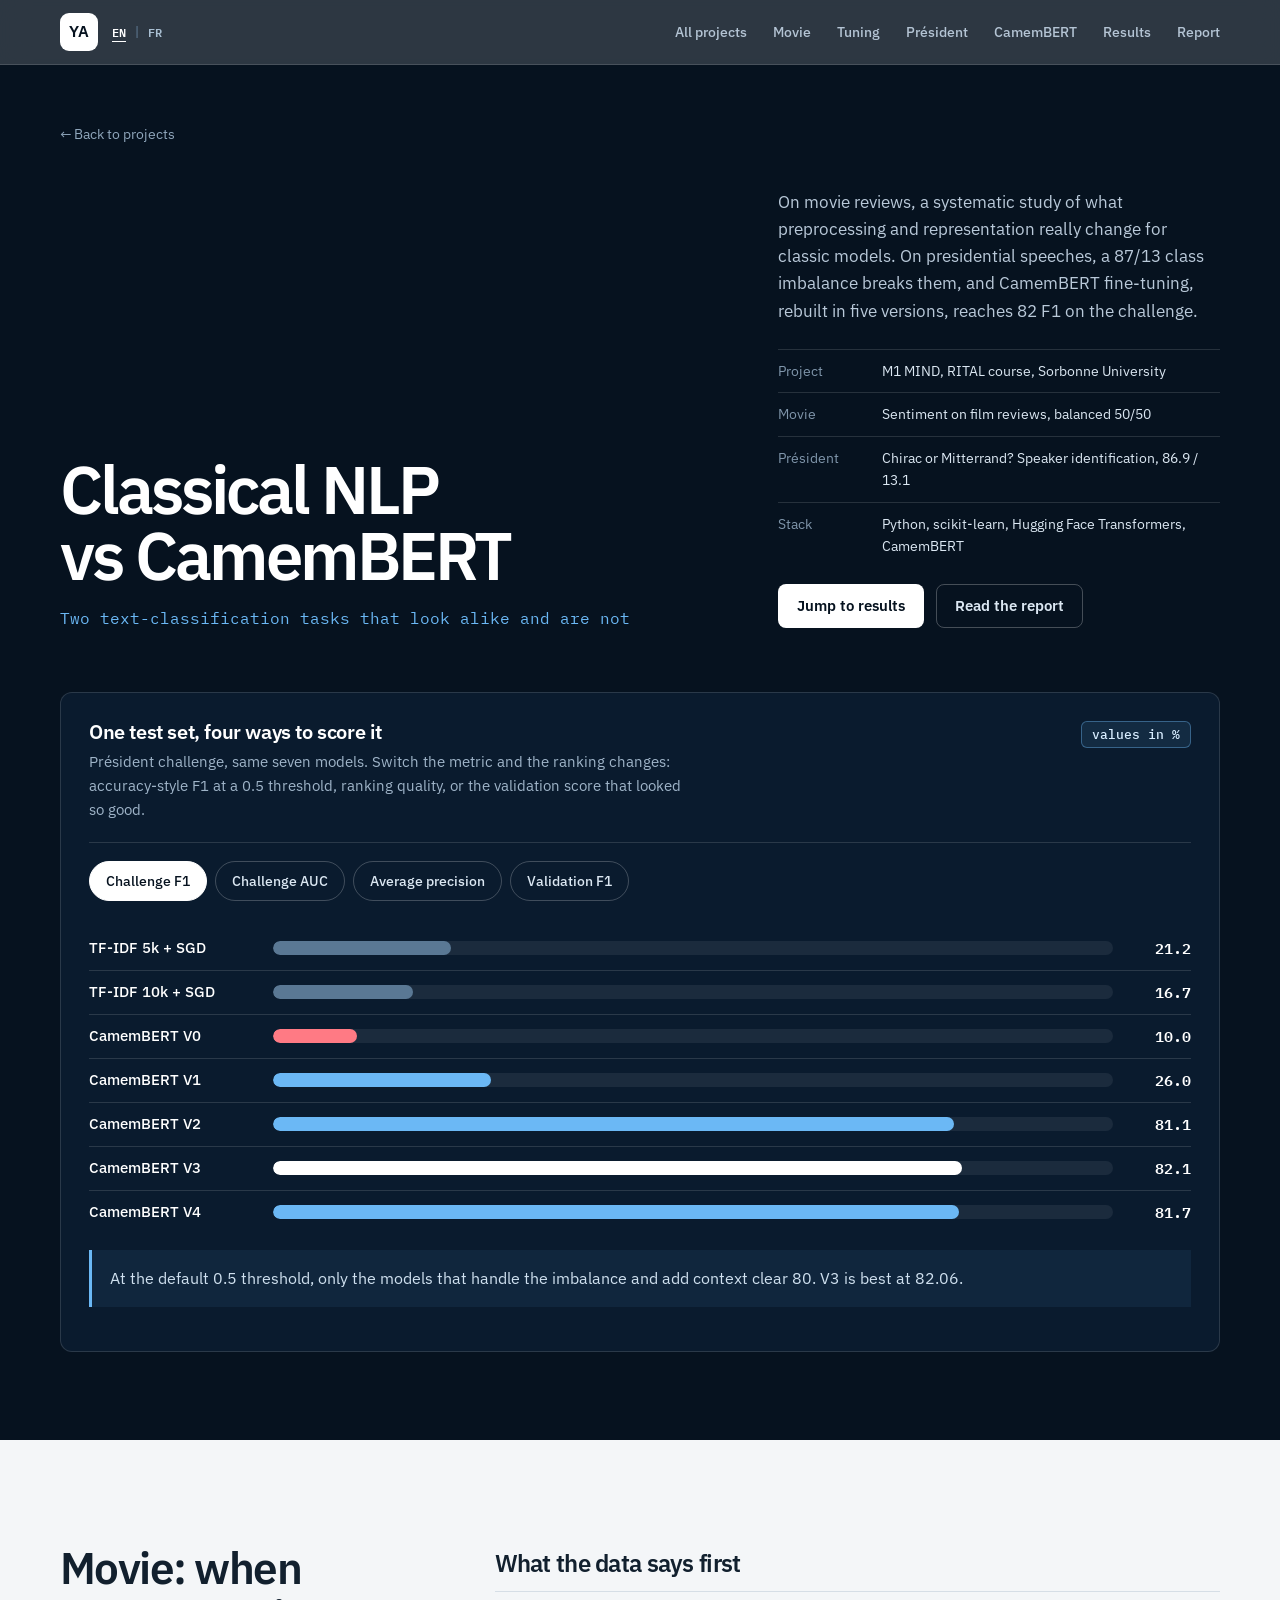
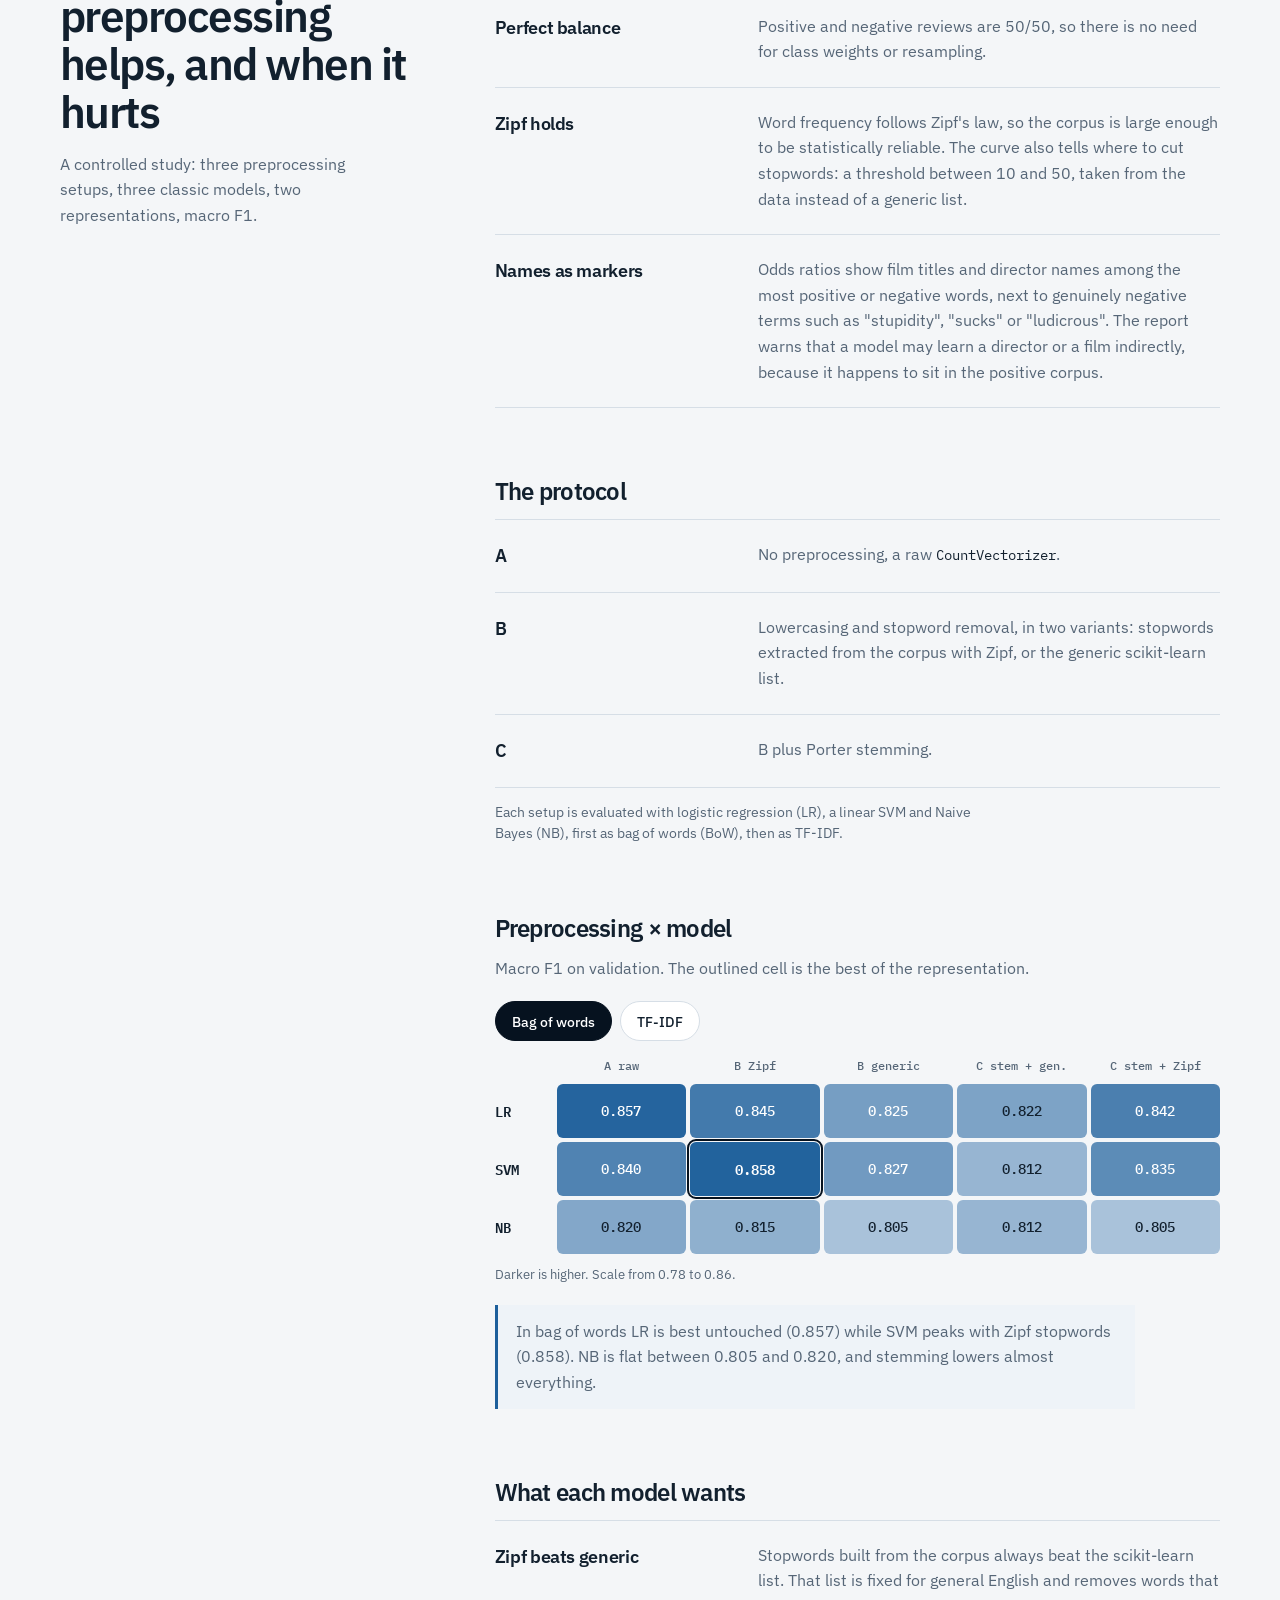
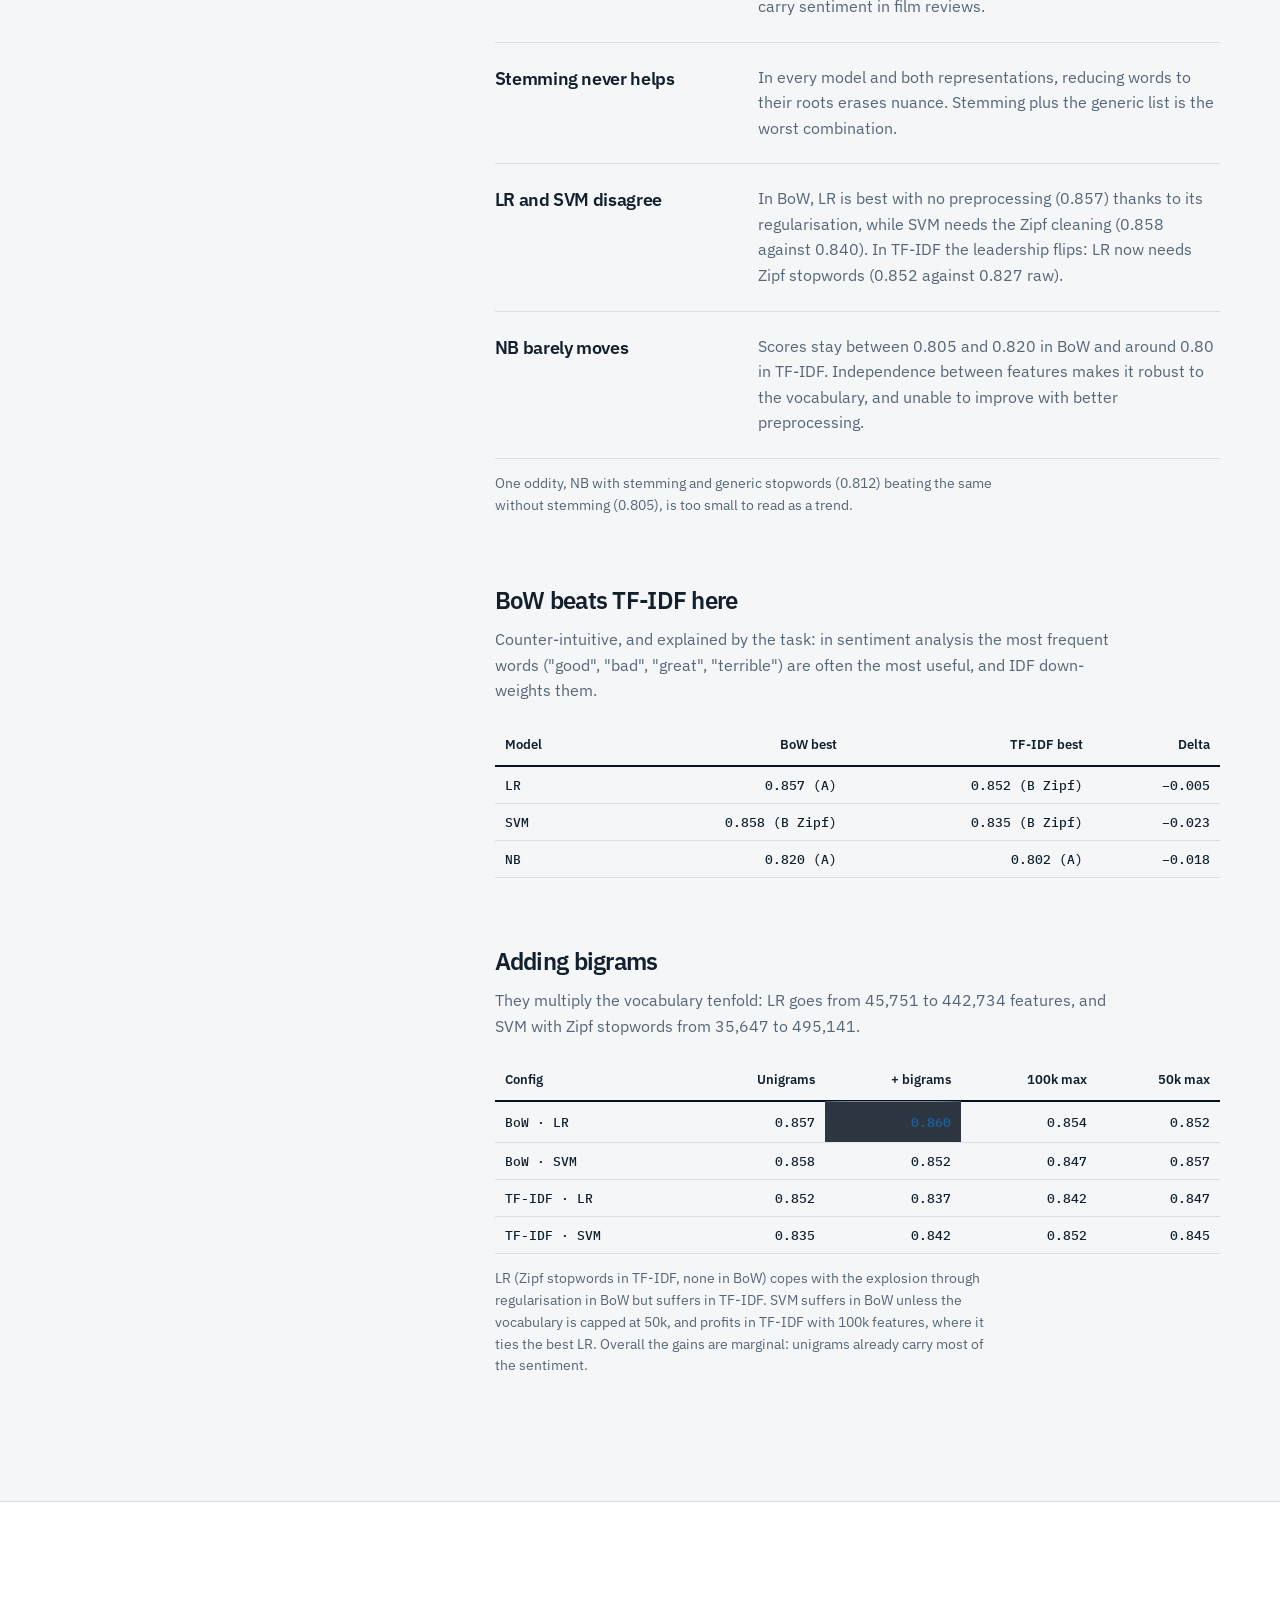
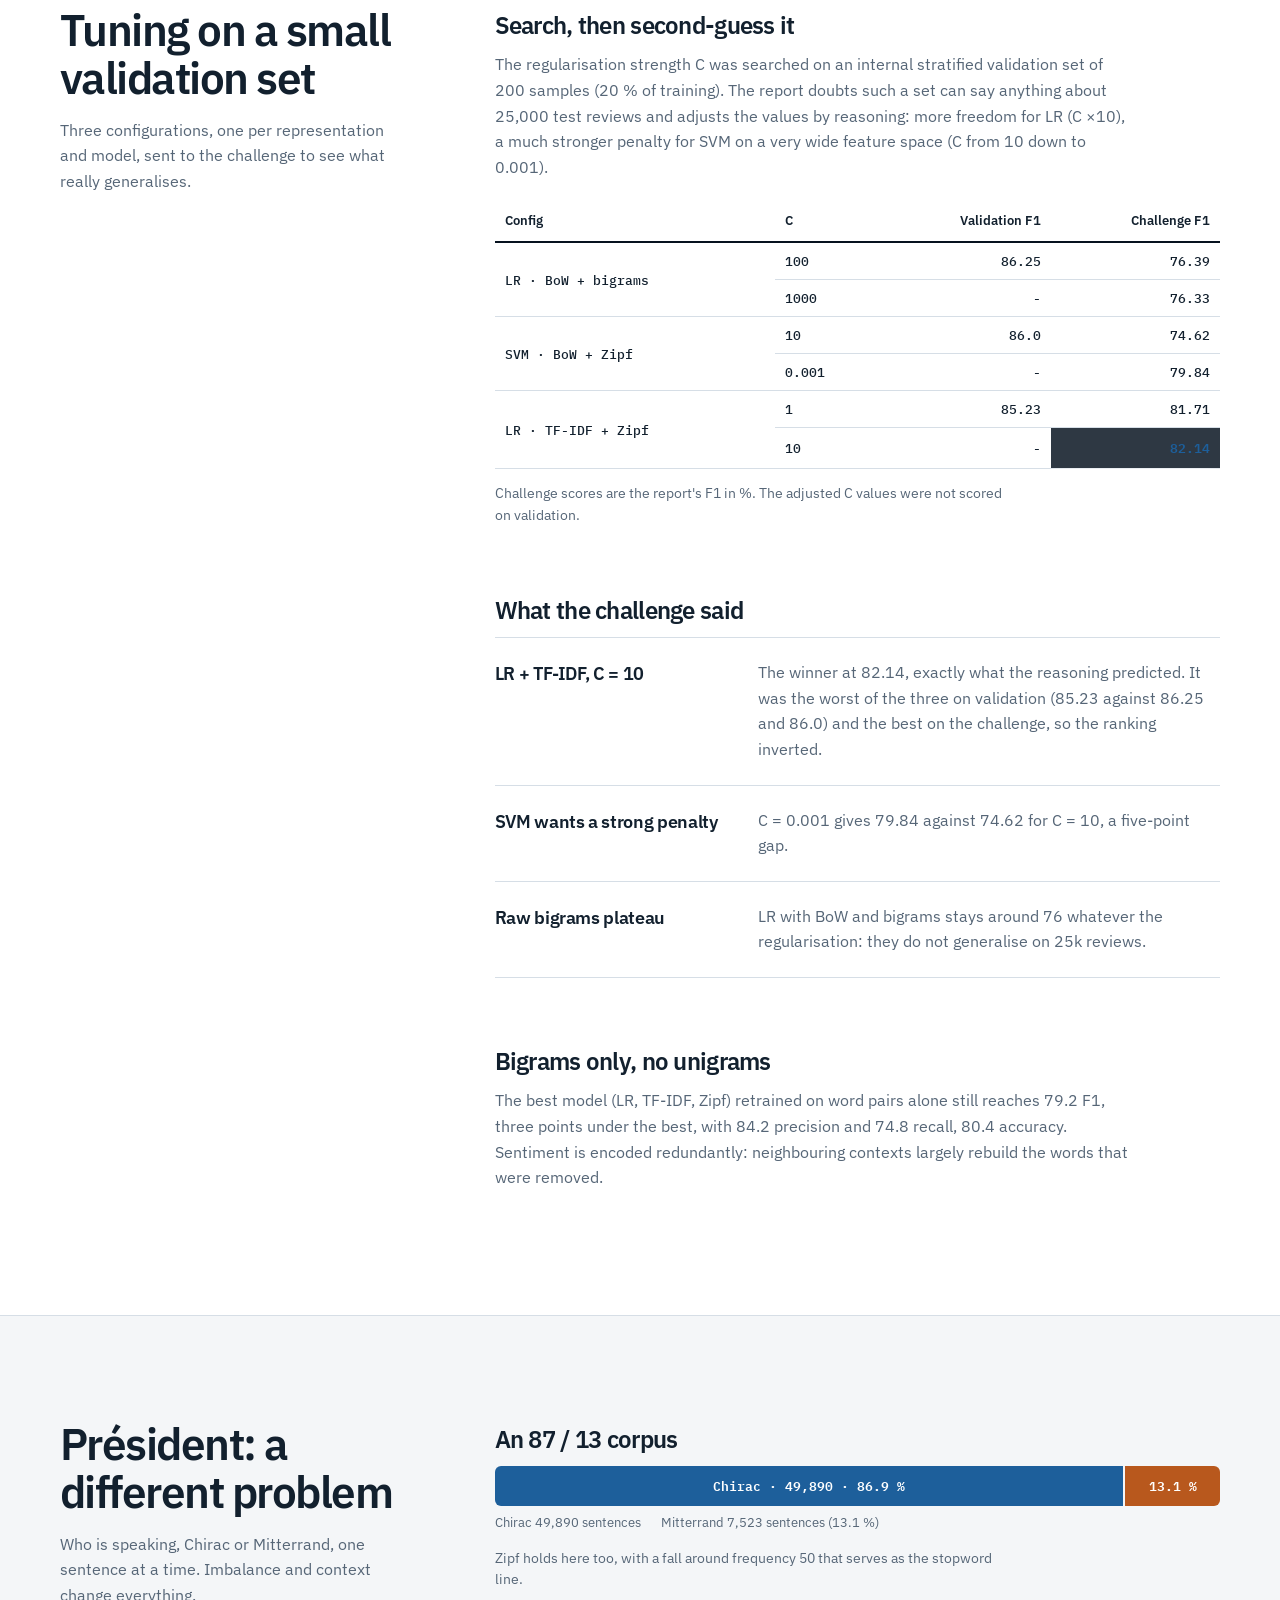
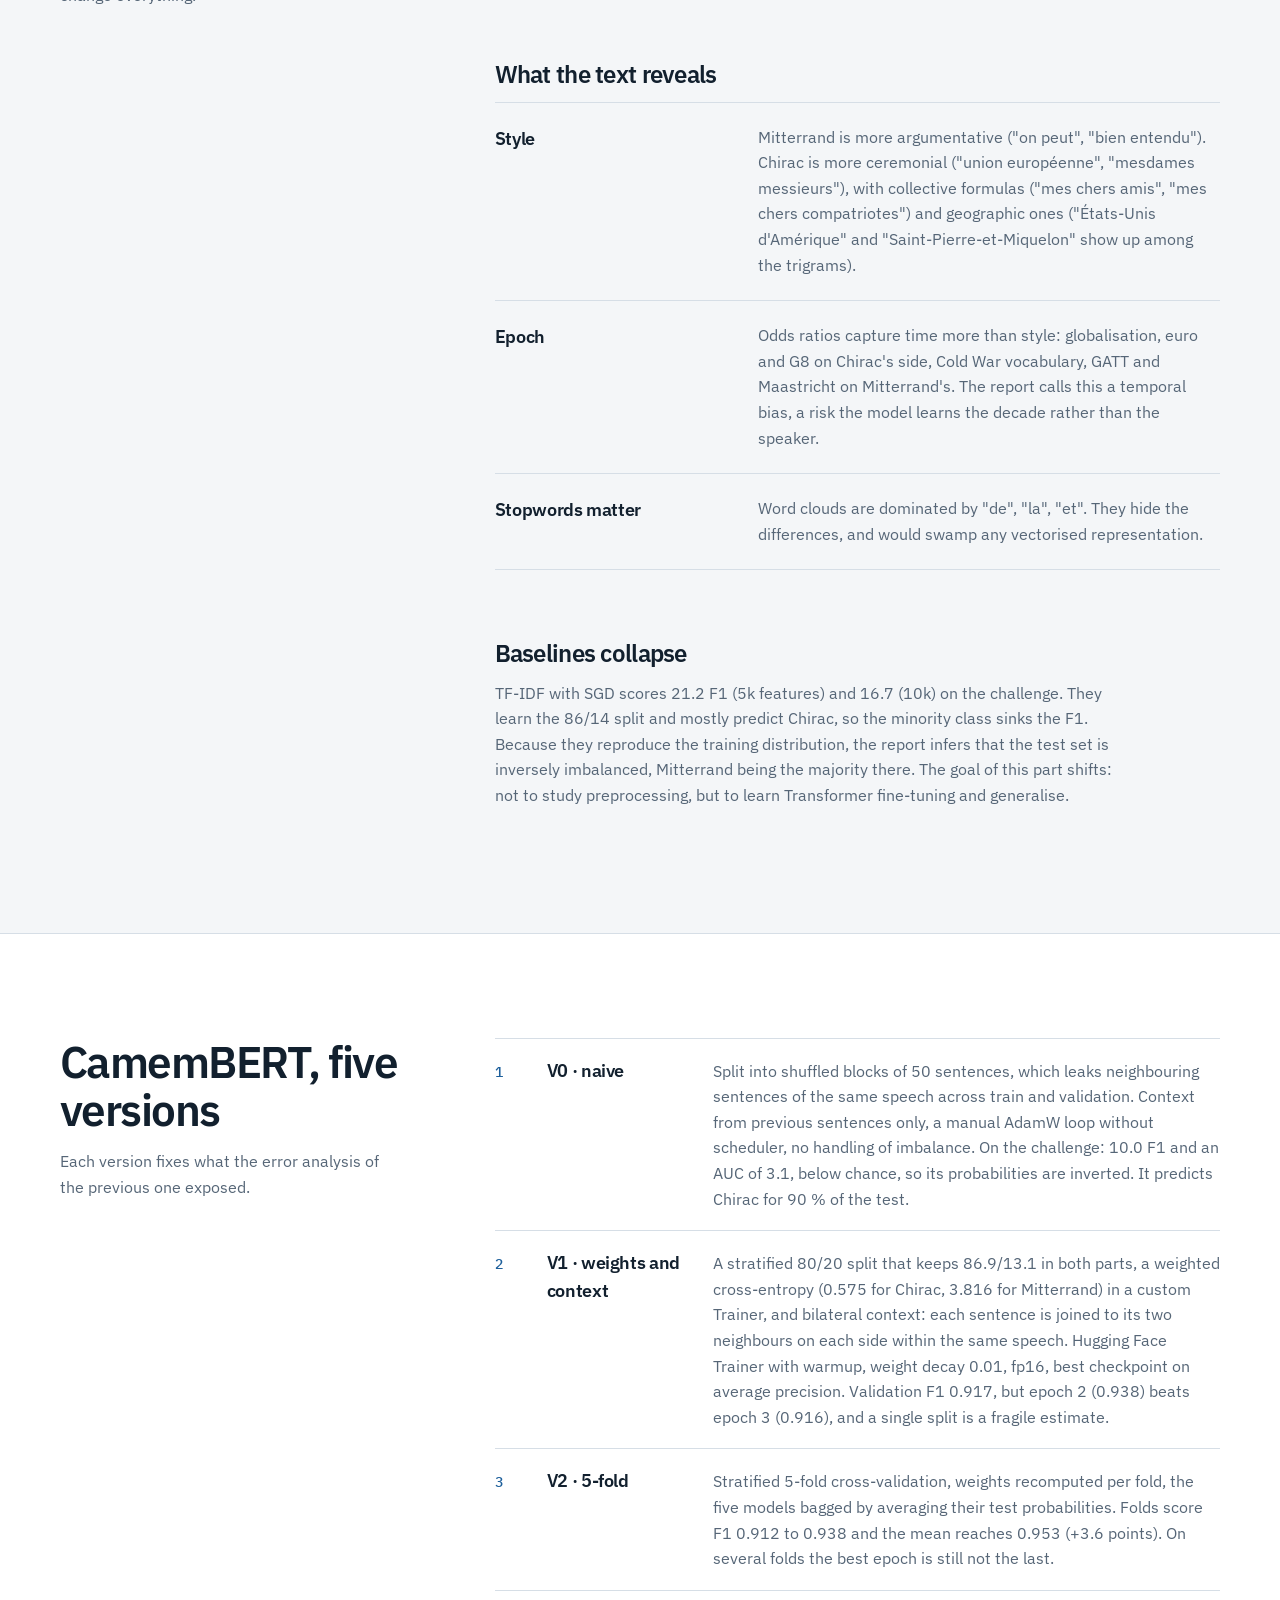
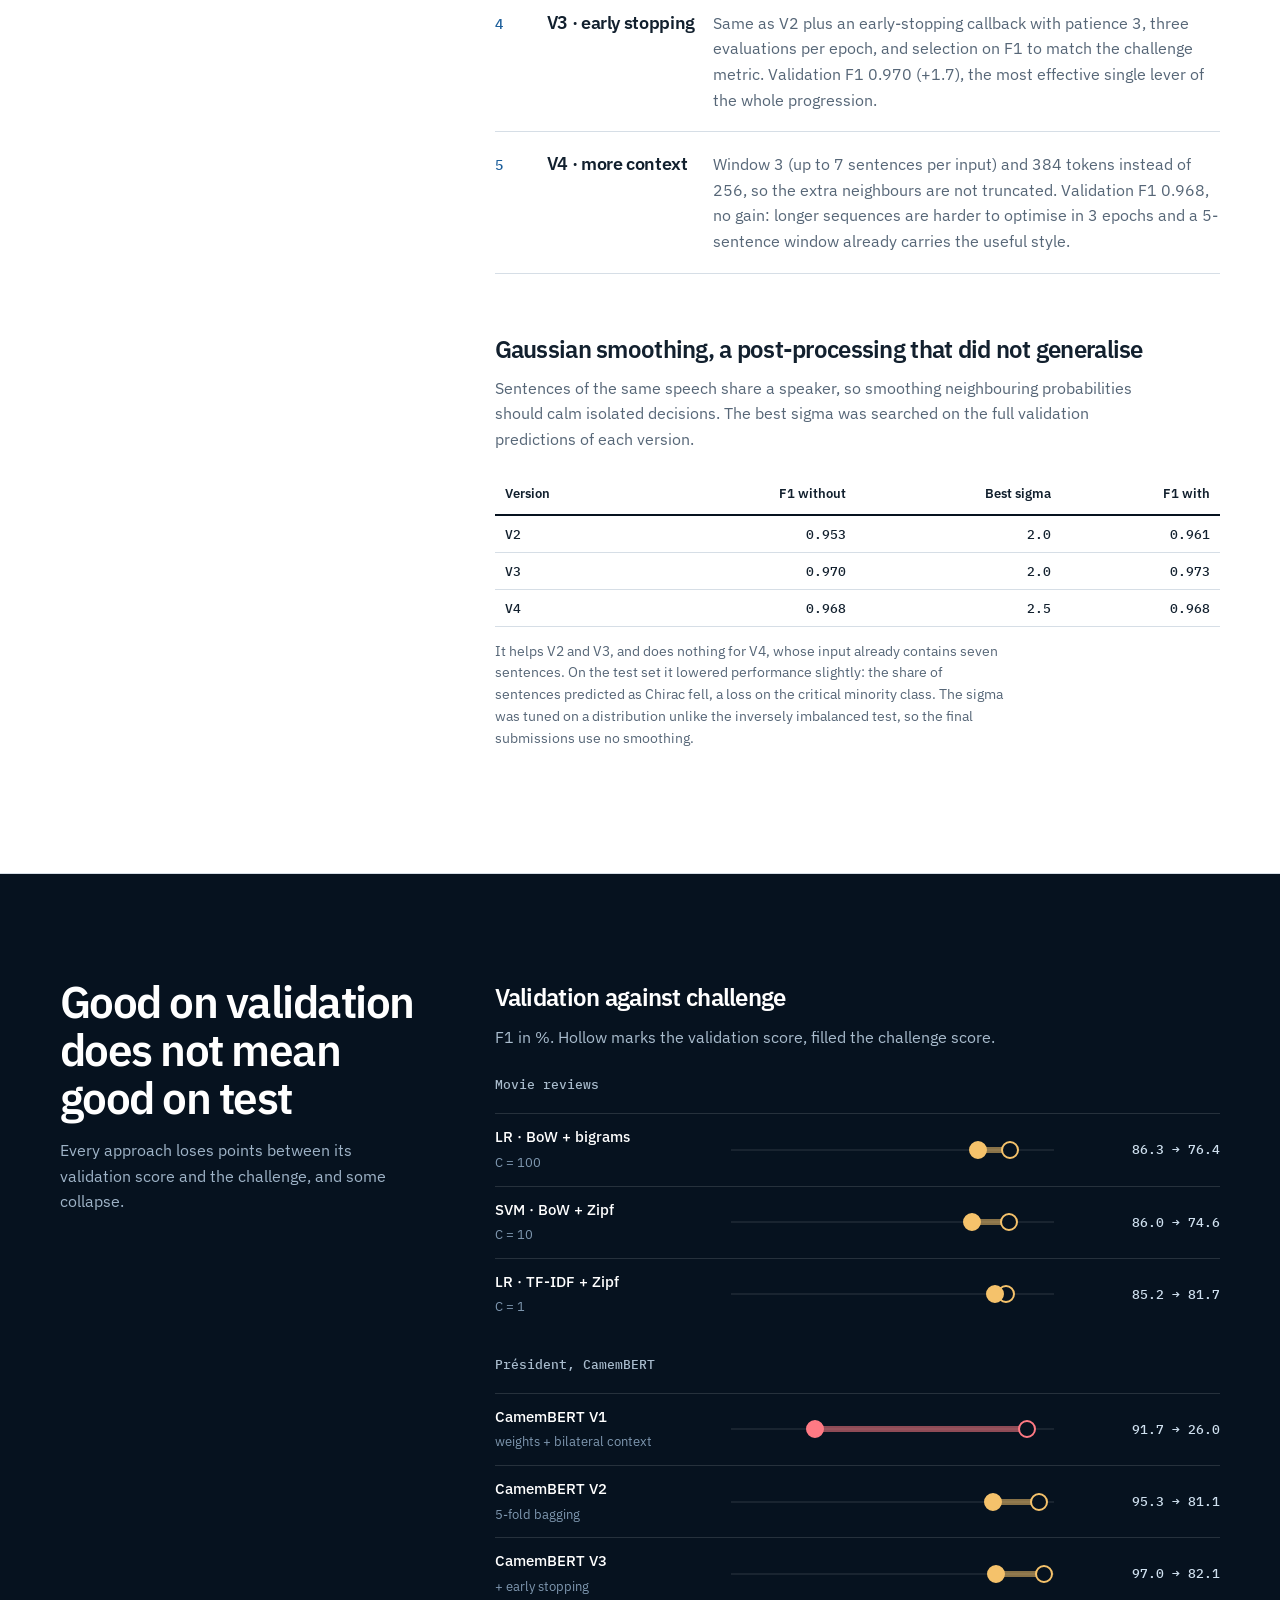
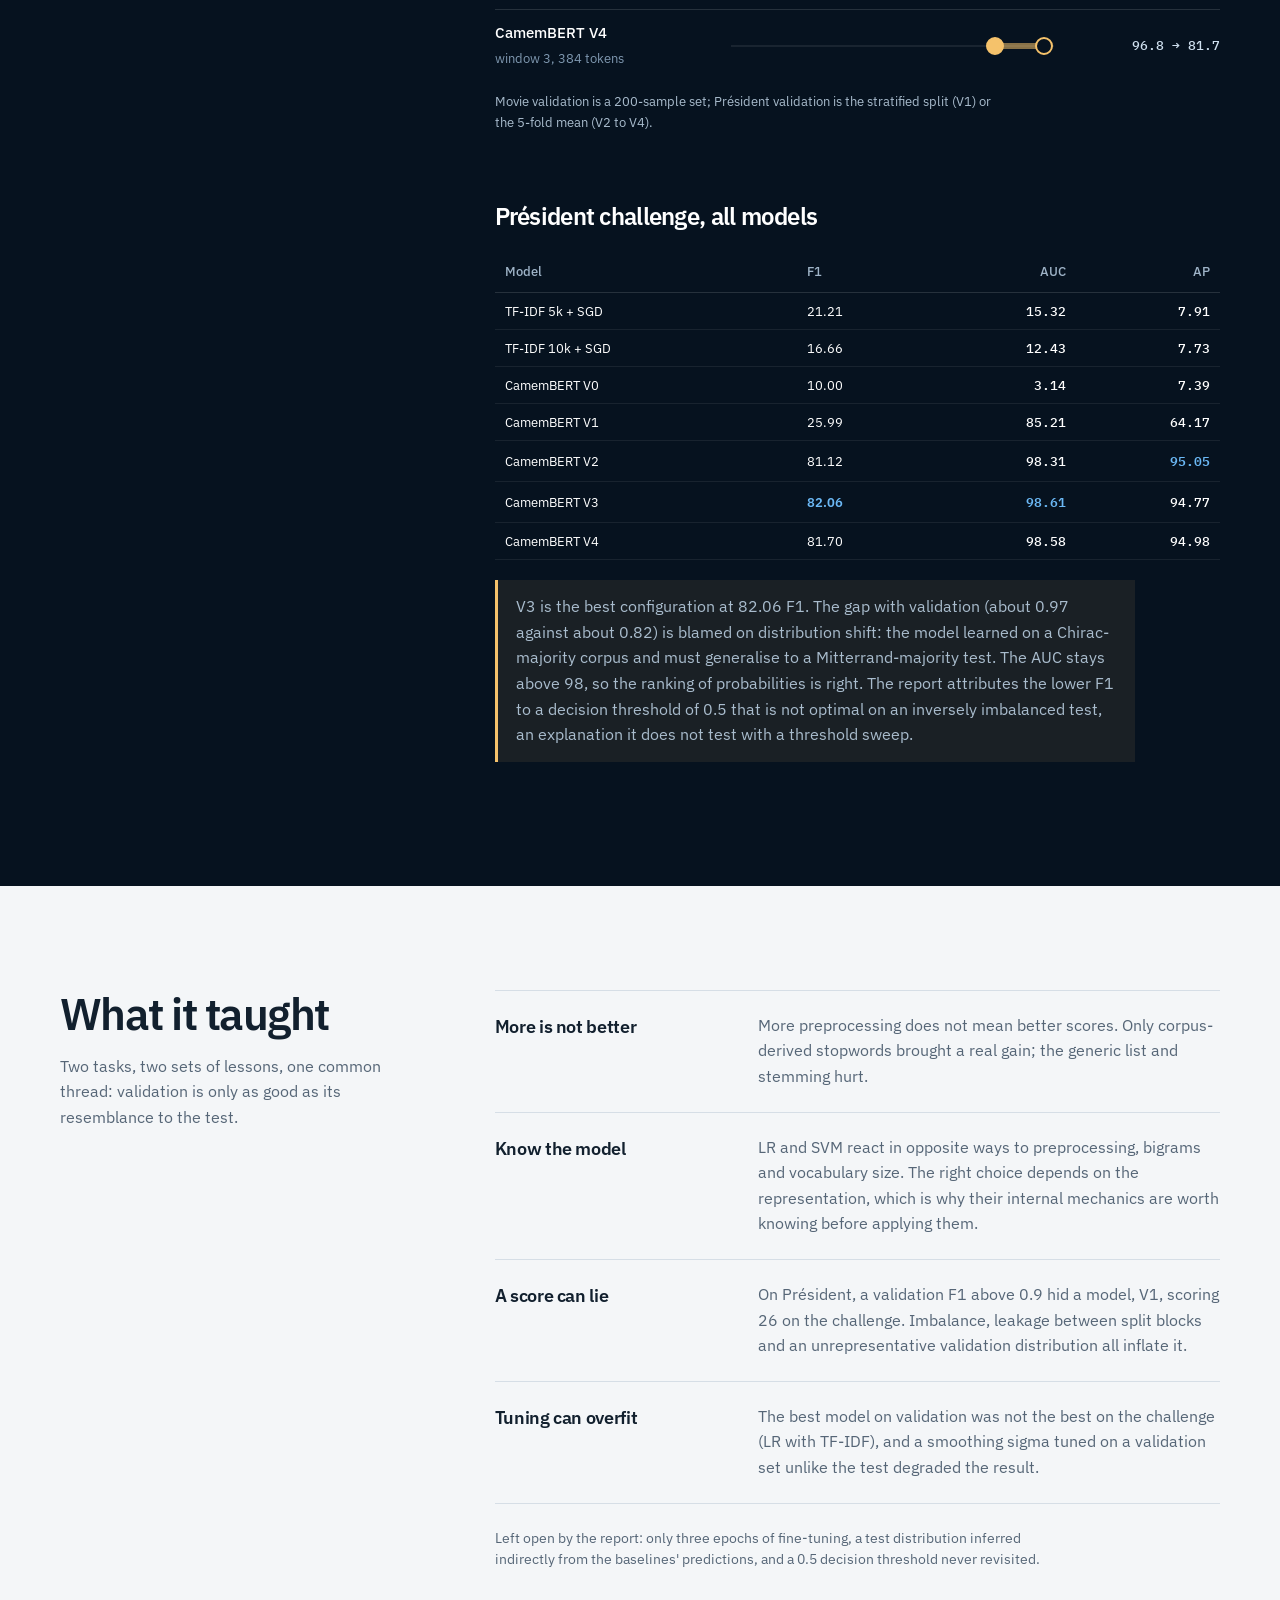
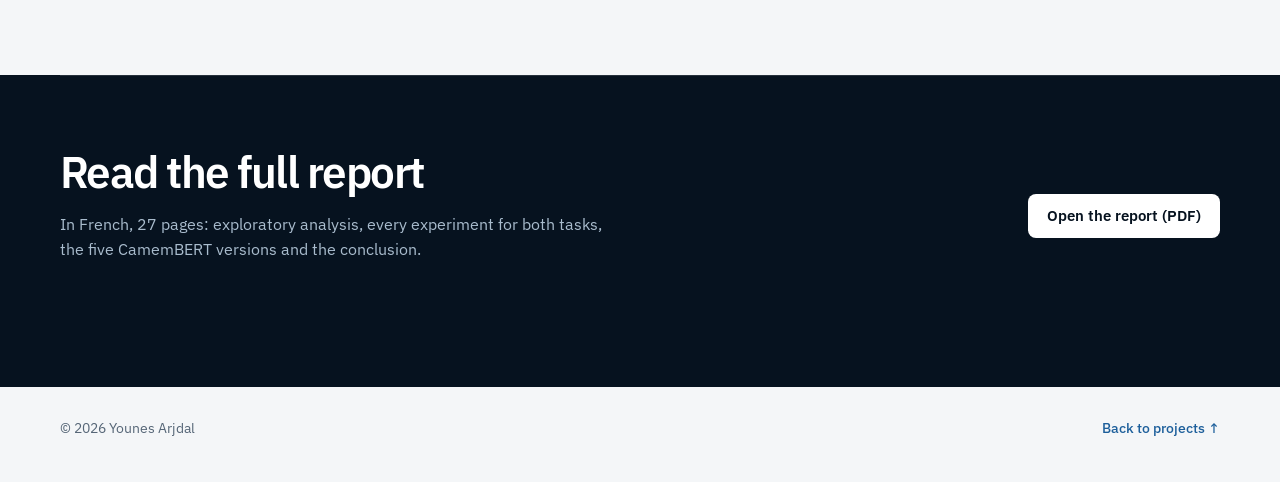
<file: projects/camembert-nlp.html>
<!DOCTYPE html>

<html class="no-js" lang="en">
<head>
<meta charset="utf-8"/>
<meta content="width=device-width, initial-scale=1.0" name="viewport"/>
<meta content="Classical NLP versus CamemBERT: preprocessing and representation study on movie reviews, and a five-version CamemBERT fine-tuning on imbalanced presidential speeches." name="description"/>
<meta content="#06121f" name="theme-color"/>
<title>Classical NLP and CamemBERT - Younes Arjdal</title>
<link href="../assets/favicon.svg" rel="icon" type="image/svg+xml"/>
<link href="https://fonts.googleapis.com" rel="preconnect"/>
<link crossorigin="" href="https://fonts.gstatic.com" rel="preconnect"/>
<link href="https://fonts.googleapis.com/css2?family=IBM+Plex+Mono:wght@400;500;600&amp;family=IBM+Plex+Sans:wght@400;500;600&amp;display=swap" rel="stylesheet"/>
<script>document.documentElement.classList.replace('no-js', 'js');</script>
<style>
    :root {
      --ink: #06121f; --ink-2: #0a1b2e; --paper: #f4f6f8; --text: #12202e; --muted: #566677;
      --line: #d6dee6; --dline: rgba(255, 255, 255, 0.13);
      --blue: #1d5f9b; --cy: #6bb8f5; --ok: #4fd69c; --bad: #ff7a84; --warn: #f5c26b; --pub: #b79cff;
      --mono: "IBM Plex Mono", ui-monospace, SFMono-Regular, Menlo, monospace;
      --sans: "IBM Plex Sans", system-ui, -apple-system, "Segoe UI", sans-serif;
      --r: 8px; --w: 1160px;
    }
    * { box-sizing: border-box; }
    html { scroll-behavior: smooth; scroll-padding-top: 80px; }
    body { margin: 0; color: var(--text); background: var(--paper); font-family: var(--sans); line-height: 1.6; -webkit-font-smoothing: antialiased; }
    a { color: inherit; }
    code { font-family: var(--mono); }
    .wrap { width: min(calc(100% - 40px), var(--w)); margin: 0 auto; }
    :focus-visible { outline: 3px solid rgba(107, 184, 245, 0.7); outline-offset: 3px; }

    .top { position: sticky; top: 0; z-index: 50; background: rgba(6, 18, 31, 0.84); backdrop-filter: blur(14px); border-bottom: 1px solid var(--dline); }
    .top .wrap { display: flex; align-items: center; justify-content: space-between; min-height: 64px; }
    .brand { display: grid; place-items: center; width: 38px; height: 38px; border-radius: 9px; background: #fff; color: var(--ink); font-weight: 600; letter-spacing: -0.03em; text-decoration: none; }
    .top nav { display: flex; gap: 26px; }
    .top nav a { color: #b4c4d4; font-size: 0.9rem; font-weight: 500; text-decoration: none; }
    .top nav a:hover { color: #fff; }

    .btn { display: inline-flex; align-items: center; justify-content: center; min-height: 44px; padding: 0 18px; border-radius: var(--r); border: 1px solid transparent; font: 600 0.92rem var(--sans); text-decoration: none; cursor: pointer; transition: background 0.15s, border-color 0.15s, transform 0.15s; }
    .btn:hover { transform: translateY(-1px); }
    .btn-light { background: #fff; color: var(--ink); }
    .btn-light:hover { background: #e6eef6; }
    .btn-ghost { background: transparent; color: #dbe7f2; border-color: rgba(255, 255, 255, 0.25); }
    .btn-ghost:hover { border-color: rgba(255, 255, 255, 0.6); }
    .btn[disabled] { opacity: 0.4; cursor: default; transform: none; }

    /* ---------- Hero ---------- */
    .hero { background: var(--ink); color: #fff; padding: 56px 0 88px; }
    .back { display: inline-block; margin-bottom: 44px; color: #8fa6bb; font-size: 0.9rem; text-decoration: none; }
    .back:hover { color: #fff; }
    .hero-head { display: grid; grid-template-columns: minmax(0, 1.2fr) minmax(0, 0.8fr); gap: 56px; align-items: end; }
    h1 { margin: 0; font-size: clamp(2.8rem, 6.6vw, 5.8rem); line-height: 0.98; letter-spacing: -0.045em; font-weight: 600; }
    .sub { margin: 20px 0 0; font: 400 1rem var(--mono); color: var(--cy); }
    .lede { margin: 0 0 24px; max-width: 52ch; color: #b9c9d9; font-size: 1.06rem; }
    .meta { display: grid; gap: 10px; margin: 0; font-size: 0.88rem; }
    .meta div { display: grid; grid-template-columns: 92px 1fr; gap: 12px; padding-top: 10px; border-top: 1px solid var(--dline); }
    .meta dt { color: #7f95aa; }
    .meta dd { margin: 0; color: #dbe7f2; }
    .hero-actions { display: flex; flex-wrap: wrap; gap: 12px; margin-top: 26px; }

    /* ---------- Traversal demo ---------- */
    .demo { margin-top: 64px; padding: 28px; border: 1px solid var(--dline); border-radius: 12px; background: var(--ink-2); }
    .demo-intro { display: flex; flex-wrap: wrap; align-items: baseline; justify-content: space-between; gap: 8px 24px; margin-bottom: 20px; }
    .demo-intro h2 { margin: 0; font-size: 1.25rem; letter-spacing: -0.02em; font-weight: 600; }
    .demo-intro p { margin: 6px 0 0; max-width: 66ch; color: #9fb4c8; font-size: 0.95rem; }
    .chip { font: 500 0.82rem var(--mono); color: #d8edff; padding: 4px 10px; border: 1px solid rgba(107, 184, 245, 0.4); border-radius: 6px; background: rgba(107, 184, 245, 0.1); white-space: nowrap; }
    .demo-bar { display: flex; flex-wrap: wrap; align-items: center; justify-content: space-between; gap: 16px; padding: 18px 0; border-top: 1px solid var(--dline); }
    .modes { display: flex; flex-wrap: wrap; gap: 8px; }
    .mode { min-height: 40px; padding: 0 16px; border: 1px solid rgba(255, 255, 255, 0.22); border-radius: 99px; background: transparent; color: #dbe7f2; font: 500 0.9rem var(--sans); cursor: pointer; }
    .mode[aria-pressed="true"] { background: #fff; border-color: #fff; color: var(--ink); }
    .demo-btns { display: flex; gap: 10px; flex-wrap: wrap; }
    .trap { display: flex; flex-wrap: wrap; align-items: center; gap: 12px; padding: 14px 0; border-top: 1px solid var(--dline); border-bottom: 1px solid var(--dline); }
    .switch { display: inline-flex; align-items: center; gap: 12px; color: #dbe7f2; font-weight: 500; cursor: pointer; }
    .switch input { position: absolute; opacity: 0; pointer-events: none; }
    .knob { position: relative; flex: none; width: 46px; height: 26px; border-radius: 99px; background: #2a4561; transition: background 0.2s; }
    .knob::after { content: ""; position: absolute; top: 3px; left: 3px; width: 20px; height: 20px; border-radius: 50%; background: #fff; transition: transform 0.2s; }
    .switch input:checked + .knob { background: var(--warn); }
    .switch input:checked + .knob::after { transform: translateX(20px); }
    .switch input:focus-visible + .knob { outline: 3px solid rgba(107, 184, 245, 0.7); outline-offset: 3px; }
    .trap small { color: #7f98b0; font-size: 0.85rem; }
    .out { margin-top: 18px; padding: 16px 18px; border-left: 3px solid var(--cy); background: rgba(107, 184, 245, 0.07); color: #cfe0ef; min-height: 3.2em; }
    .out.diff { border-color: var(--warn); background: rgba(245, 194, 107, 0.08); }
    .tw { overflow-x: auto; }
    /* ---------- Sections ---------- */
    .sec { padding: 104px 0; }
    .sec.white { background: #fff; border-top: 1px solid var(--line); border-bottom: 1px solid var(--line); }
    .sec.dark { background: var(--ink); color: #fff; }
    .split { display: grid; grid-template-columns: minmax(0, 4fr) minmax(0, 8fr); gap: 72px; }
    .split > * { min-width: 0; }
    .split > header { align-self: start; position: sticky; top: 96px; }
    h2 { margin: 0 0 16px; font-size: clamp(1.9rem, 3.4vw, 2.8rem); line-height: 1.1; letter-spacing: -0.035em; font-weight: 600; }
    .split > header p { max-width: 34ch; margin: 0; color: var(--muted); }
    .dark .split > header p { color: #9fb4c8; }
    h3 { margin: 0; font-size: 1.15rem; letter-spacing: -0.02em; font-weight: 600; }
    p { margin-top: 0; }
    .block + .block { margin-top: 64px; }
    .block > h3 { margin-bottom: 8px; font-size: 1.5rem; letter-spacing: -0.03em; }
    .block > p { max-width: 64ch; margin-bottom: 20px; color: var(--muted); }
    .dark .block > p { color: #a9bccd; }
    .note { margin: 14px 0 0; color: var(--muted); font-size: 0.85rem; max-width: 72ch; }
    .dark .note { color: #8097ac; }

    .rows { margin: 0; padding: 0; list-style: none; border-top: 1px solid var(--line); }
    .rows > div { display: grid; grid-template-columns: minmax(0, 1fr) minmax(0, 2fr); gap: 32px; padding: 22px 0; border-bottom: 1px solid var(--line); }
    .rows dt { font-size: 1.1rem; font-weight: 600; letter-spacing: -0.02em; }
    .rows dd { margin: 0; color: var(--muted); }
    .rows dd code { color: var(--text); font-size: 0.86em; }
    .formula { display: block; margin-top: 8px; padding: 10px 12px; border-radius: 6px; background: #eef3f8; color: var(--text); font: 500 0.82rem var(--mono); overflow-x: auto; white-space: nowrap; }

    .steps { counter-reset: s; margin: 0; padding: 0; list-style: none; border-top: 1px solid var(--line); }
    .steps li { display: grid; grid-template-columns: 36px 150px 1fr; gap: 16px; align-items: baseline; padding: 18px 0; border-bottom: 1px solid var(--line); }
    .steps li::before { counter-increment: s; content: counter(s); color: var(--blue); font: 500 0.9rem var(--mono); }
    .steps b { font-size: 1.1rem; letter-spacing: -0.02em; font-weight: 600; }
    .steps span { color: var(--muted); }

    .facts { display: grid; grid-template-columns: repeat(4, minmax(0, 1fr)); gap: 24px; margin: 0 0 12px; }
    .facts div { padding-top: 12px; border-top: 3px solid var(--ink); }
    .facts b { display: block; font: 600 1.35rem var(--mono); letter-spacing: -0.03em; }
    .facts span { color: var(--muted); font-size: 0.85rem; }
    table.wp { width: 100%; border-collapse: collapse; font-size: 0.9rem; }
    .wp th { padding: 10px; border-bottom: 2px solid var(--ink); font-size: 0.82rem; font-weight: 600; text-align: left; }
    .wp td { padding: 9px 10px; border-bottom: 1px solid var(--line); font: 500 0.84rem var(--mono); }
    .wp td.bad { color: #c0303c; } .wp td.good { color: #178f5b; font-weight: 600; }
    /* results */
    .pair { display: grid; grid-template-columns: 190px minmax(0, 1fr) 96px; gap: 16px; align-items: center; padding: 14px 0; border-top: 1px solid var(--dline); }
    .pair b { display: block; font-weight: 600; }
    .pair small { color: #8097ac; }
    .pbars { display: grid; gap: 6px; }
    .pb { display: flex; align-items: center; gap: 10px; }
    .pb .tr { flex: 1; height: 12px; border-radius: 99px; background: rgba(255, 255, 255, 0.07); overflow: hidden; }
    .pb .bw { display: block; width: var(--w); height: 100%; border-radius: inherit; background: var(--c); transition: width 0.9s cubic-bezier(0.2, 0.8, 0.2, 1); }
    .js .grow:not(.on) .bw { width: 0; }
    .pb em { min-width: 76px; color: #9fb4c8; font: 500 0.78rem var(--mono); font-style: normal; }
    .pb.bm { --c: #5a7894; } .pb.di { --c: var(--cy); } .pb.pu { --c: var(--pub); }
    .gain { text-align: right; color: var(--ok); font: 600 1.15rem var(--mono); letter-spacing: -0.03em; }
    .tag-pub { display: inline-block; margin-bottom: 14px; padding: 3px 10px; border: 1px solid rgba(183, 156, 255, 0.5); border-radius: 6px; background: rgba(183, 156, 255, 0.1); color: var(--pub); font: 500 0.78rem var(--mono); }
    .callout { margin: 20px 0 0; padding: 14px 18px; border-left: 3px solid var(--warn); background: rgba(245, 194, 107, 0.08); color: #e6d6b4; max-width: 74ch; }
    .rows > div > *, .rows dd { min-width: 0; }
    .formula { max-width: 100%; }
    @media (max-width: 760px) { table.runs { display: block; overflow-x: auto; } }
    table.runs { width: 100%; margin-top: 8px; border-collapse: collapse; font-size: 0.9rem; }
    .runs th { padding: 10px; border-bottom: 1px solid var(--dline); color: #9fb4c8; font-size: 0.8rem; font-weight: 500; text-align: right; white-space: nowrap; }
    .runs th:first-child, .runs th:nth-child(2) { text-align: left; }
    .runs td { padding: 9px 10px; border-bottom: 1px solid rgba(255, 255, 255, 0.07); text-align: right; font: 500 0.84rem var(--mono); }
    .runs td:first-child, .runs td:nth-child(2) { text-align: left; font-family: var(--sans); font-weight: 400; }
    .runs td.best { color: var(--cy); font-weight: 600; }

    .report { display: flex; flex-wrap: wrap; align-items: center; justify-content: space-between; gap: 32px; padding-top: 72px; border-top: 1px solid var(--dline); }
    .report h2 { max-width: 20ch; color: #fff; }
    .report p { max-width: 56ch; margin: 0 0 20px; color: #a9bccd; }
    footer.foot { padding: 30px 0 42px; color: var(--muted); font-size: 0.88rem; }
    footer.foot .wrap { display: flex; justify-content: space-between; gap: 20px; flex-wrap: wrap; }
    footer.foot a { text-decoration: none; font-weight: 500; color: var(--blue); }
    h1 { font-size: clamp(2.4rem, 5.2vw, 4.7rem); }
    .hero-head > div { min-width: 0; }

    /* ---------- Metric chart (hero) ---------- */
    .mrows { margin-top: 8px; }
    .mrow { display: grid; grid-template-columns: 170px minmax(0, 1fr) 64px; gap: 14px; align-items: center; padding: 9px 0; border-top: 1px solid var(--dline); }
    .mrow:first-child { border-top: 0; }
    .mrow b { font-weight: 500; font-size: 0.92rem; }
    .mtr { position: relative; height: 14px; border-radius: 99px; background: rgba(255, 255, 255, 0.07); overflow: hidden; }
    .mtr i { position: absolute; left: 0; top: 0; bottom: 0; width: var(--w); border-radius: inherit; background: var(--c); transition: width 0.6s cubic-bezier(0.2, 0.8, 0.2, 1); }
    .mtr .chance { position: absolute; top: 0; bottom: 0; left: 50%; border-left: 1px dashed rgba(255, 255, 255, 0.45); display: none; }
    #mchart[data-m="auc"] .chance { display: block; }
    .mrow.base { --c: #5a7894; } .mrow.v0 { --c: var(--bad); } .mrow.cb { --c: var(--cy); }
    .mrow.best .mtr i { background: #fff; }
    .mrow.na .mtr { background: repeating-linear-gradient(90deg, rgba(255, 255, 255, 0.05) 0 6px, transparent 6px 12px); }
    .mval { text-align: right; font: 600 0.92rem var(--mono); }
    .mrow.na .mval { color: #5f7a93; font-weight: 400; }
    .mnote { margin-top: 16px; }

    /* ---------- Preprocessing grid ---------- */
    .grid-tools { display: flex; flex-wrap: wrap; gap: 8px; margin: 0 0 18px; }
    .gmode { min-height: 40px; padding: 0 16px; border: 1px solid var(--line); border-radius: 99px; background: #fff; color: var(--text); font: 500 0.9rem var(--sans); cursor: pointer; }
    .gmode[aria-pressed="true"] { background: var(--ink); border-color: var(--ink); color: #fff; }
    .hm { display: grid; grid-template-columns: 58px repeat(5, minmax(0, 1fr)); gap: 4px; }
    .hm .h { padding: 0 2px 6px; color: var(--muted); font: 500 0.72rem/1.25 var(--mono); text-align: center; align-self: end; }
    .hm .rl { align-self: center; font: 600 0.9rem var(--mono); }
    .hm .c { display: grid; place-items: center; min-height: 54px; border-radius: 6px; font: 500 0.88rem var(--mono); transition: background 0.3s, color 0.3s; }
    .hm .c.best { outline: 2px solid var(--ink); outline-offset: 1px; font-weight: 600; }
    .gcap { margin: 16px 0 0; padding: 14px 18px; border-left: 3px solid var(--blue); background: #eef3f8; color: var(--text); max-width: 74ch; min-height: 3.4em; }
    .hmleg { margin: 10px 0 0; color: var(--muted); font-size: 0.82rem; }

    /* ---------- Imbalance bar, dumbbells ---------- */
    .stack { display: flex; height: 40px; margin: 6px 0 6px; border-radius: 6px; overflow: hidden; gap: 2px; }
    .stack span { display: grid; place-items: center; min-width: 0; color: #fff; font: 600 0.82rem var(--mono); overflow: hidden; white-space: nowrap; }
    .stack .ch { flex: 49890; background: #1d5f9b; } .stack .mi { flex: 7523; background: #b8581d; }
    .stack-l { display: flex; flex-wrap: wrap; gap: 4px 20px; color: var(--muted); font-size: 0.84rem; }
    .db { display: grid; grid-template-columns: 220px minmax(0, 1fr) 150px; gap: 16px; align-items: center; padding: 11px 0; border-top: 1px solid var(--dline); --k: var(--warn); }
    .db b { display: block; font-weight: 500; font-size: 0.92rem; }
    .db small { color: #7f98b0; }
    .dtrack { position: relative; height: 26px; }
    .dtrack::before { content: ""; position: absolute; left: 0; right: 0; top: 12px; height: 2px; background: rgba(255, 255, 255, 0.08); }
    .dtrack .seg2 { position: absolute; top: 10px; height: 6px; border-radius: 3px; left: var(--a); width: var(--wd); background: var(--k); opacity: 0.55; }
    .dtrack .m { position: absolute; top: 4px; left: var(--x); width: 18px; height: 18px; margin-left: -9px; border-radius: 50%; border: 2px solid var(--k); background: var(--ink); }
    .dtrack .m.f { background: var(--k); }
    .db.big { --k: var(--bad); }
    .dv { font: 500 0.82rem var(--mono); color: #cfe0ef; text-align: right; white-space: nowrap; }
    .dgroup { margin: 26px 0 4px; color: #9fb4c8; font: 500 0.82rem var(--mono); }
    .dleg { margin: 10px 0 0; color: #7f98b0; font-size: 0.82rem; }
    .case { display: inline-block; margin-left: 8px; padding: 1px 9px; border-radius: 99px; background: #eef3f8; color: var(--blue); font: 500 0.74rem var(--mono); vertical-align: 2px; white-space: nowrap; }
    table.wp td.num, table.wp th.num { text-align: right; }
    table.wp td.top { color: var(--blue); font-weight: 600; }
    table.runs td.best { color: var(--cy); font-weight: 600; }
    .tw { overflow-x: auto; }

    @media (max-width: 980px) {
      .hero-head { grid-template-columns: 1fr; gap: 36px; }
      .split { grid-template-columns: minmax(0, 1fr); gap: 32px; }
      .split > header { position: static; }
      .rows > div { grid-template-columns: 1fr; gap: 8px; }
    }
    @media (max-width: 720px) {
      .top nav a:not(:first-child) { display: none; }
      .sec { padding: 72px 0; }
      .demo { padding: 20px 16px; }
      .steps li { grid-template-columns: 28px 1fr; }
      .steps li span { grid-column: 2; }
      .mrow { grid-template-columns: minmax(0, 1fr) 56px; gap: 4px 12px; }
      .mrow .mtr { grid-column: 1 / -1; order: 3; }
      .db { grid-template-columns: minmax(0, 1fr) auto; gap: 4px 12px; }
      .db .dtrack { grid-column: 1 / -1; order: 3; }
      .hm { grid-template-columns: 40px repeat(5, minmax(0, 1fr)); gap: 3px; }
      .hm .c { font-size: 0.74rem; min-height: 46px; }
      .hm .h { font-size: 0.62rem; }
    }
    @media (prefers-reduced-motion: reduce) {
      html { scroll-behavior: auto; }
      *, *::before, *::after { transition-duration: 0.01ms !important; }
    }
  
/* Language switch : EN | FR, adjacent to YA */
.identity-row{display:flex;align-items:center;gap:12px;flex-shrink:0}
.top .identity-row .lang-switch{position:static!important;top:auto;left:auto;right:auto;display:inline-flex!important;align-items:center;flex-direction:row!important;gap:7px!important;padding:0;background:none;border:0;white-space:nowrap}
.top .identity-row .lang-switch a{display:inline-flex!important;align-items:center;font:600 .76rem var(--mono);text-decoration:none;color:#a9bfd2;padding:7px 2px;border:0}
.top .identity-row .lang-switch a[aria-current="page"]{color:#fff;text-decoration:underline;text-underline-offset:4px}
.top .identity-row .lang-switch a:hover{color:#fff}
.lang-switch .lang-divider{color:#67839d;font-size:.8rem}
@media(max-width:420px){.identity-row{gap:8px}.top .identity-row .lang-switch{gap:4px!important}}
</style>
<link href="https://younesmrc.github.io/projects/camembert-nlp.html" hreflang="en" rel="alternate"/><link href="https://younesmrc.github.io/fr/projects/camembert-nlp.html" hreflang="fr" rel="alternate"/><link href="https://younesmrc.github.io/projects/camembert-nlp.html" hreflang="x-default" rel="alternate"/></head>
<body>
<header class="top">
<div class="wrap">
<div class="identity-row"><a aria-label="Go to home" class="brand" href="../index.html#home">YA</a><nav aria-label="Choose language" class="lang-switch"><a aria-current="page" href="#" lang="en">EN</a><span aria-hidden="true" class="lang-divider">|</span><a href="../fr/projects/camembert-nlp.html" lang="fr">FR</a></nav></div>
<nav aria-label="Project navigation">
<a href="../index.html#projects">All projects</a>
<a href="#movie">Movie</a>
<a href="#tuning">Tuning</a>
<a href="#president">Président</a>
<a href="#camembert">CamemBERT</a>
<a href="#results">Results</a>
<a href="#report">Report</a>
</nav>
</div>
</header>
<main>
<!-- ================= HERO + METRIC DEMO ================= -->
<section class="hero" id="top">
<div class="wrap">
<a class="back" href="../index.html#projects">← Back to projects</a>
<div class="hero-head">
<div>
<h1>Classical NLP<br/>vs CamemBERT</h1>
<p class="sub">Two text-classification tasks that look alike and are not</p>
</div>
<div>
<p class="lede">
              On movie reviews, a systematic study of what preprocessing and representation really change for classic
              models. On presidential speeches, a 87/13 class imbalance breaks them, and CamemBERT fine-tuning, rebuilt
              in five versions, reaches 82 F1 on the challenge.
            </p>
<dl class="meta">
<div><dt>Project</dt><dd>M1 MIND, RITAL course, Sorbonne University</dd></div>
<div><dt>Movie</dt><dd>Sentiment on film reviews, balanced 50/50</dd></div>
<div><dt>Président</dt><dd>Chirac or Mitterrand? Speaker identification, 86.9 / 13.1</dd></div>
<div><dt>Stack</dt><dd>Python, scikit-learn, Hugging Face Transformers, CamemBERT</dd></div>
</dl>
<div class="hero-actions">
<a class="btn btn-light" href="#results">Jump to results</a>
<a class="btn btn-ghost" href="../assets/projects/camembert-nlp/report.pdf" rel="noreferrer" target="_blank">Read the report</a>
</div>
</div>
</div>
<div aria-labelledby="demo-title" class="demo">
<div class="demo-intro">
<div>
<h2 id="demo-title">One test set, four ways to score it</h2>
<p>Président challenge, same seven models. Switch the metric and the ranking changes: accuracy-style F1 at a 0.5 threshold, ranking quality, or the validation score that looked so good.</p>
</div>
<span class="chip">values in %</span>
</div>
<div class="demo-bar">
<div aria-label="Metric" class="modes" role="group">
<button aria-pressed="true" class="mode" data-m="f1" type="button">Challenge F1</button>
<button aria-pressed="false" class="mode" data-m="auc" type="button">Challenge AUC</button>
<button aria-pressed="false" class="mode" data-m="ap" type="button">Average precision</button>
<button aria-pressed="false" class="mode" data-m="val" type="button">Validation F1</button>
</div>
</div>
<div class="mrows" data-m="f1" id="mchart"></div>
<p aria-live="polite" class="out mnote" id="mnote"></p>
</div>
</div>
</section>
<!-- ================= MOVIE ================= -->
<section class="sec" id="movie">
<div class="wrap split">
<header>
<h2>Movie: when preprocessing helps, and when it hurts</h2>
<p>A controlled study: three preprocessing setups, three classic models, two representations, macro F1.</p>
</header>
<div>
<div class="block">
<h3>What the data says first</h3>
<dl class="rows">
<div><dt>Perfect balance</dt><dd>Positive and negative reviews are 50/50, so there is no need for class weights or resampling.</dd></div>
<div><dt>Zipf holds</dt><dd>Word frequency follows Zipf's law, so the corpus is large enough to be statistically reliable. The curve also tells where to cut stopwords: a threshold between 10 and 50, taken from the data instead of a generic list.</dd></div>
<div><dt>Names as markers</dt><dd>Odds ratios show film titles and director names among the most positive or negative words, next to genuinely negative terms such as "stupidity", "sucks" or "ludicrous". The report warns that a model may learn a director or a film indirectly, because it happens to sit in the positive corpus.</dd></div>
</dl>
</div>
<div class="block">
<h3>The protocol</h3>
<dl class="rows">
<div><dt>A</dt><dd>No preprocessing, a raw <code>CountVectorizer</code>.</dd></div>
<div><dt>B</dt><dd>Lowercasing and stopword removal, in two variants: stopwords extracted from the corpus with Zipf, or the generic scikit-learn list.</dd></div>
<div><dt>C</dt><dd>B plus Porter stemming.</dd></div>
</dl>
<p class="note">Each setup is evaluated with logistic regression (LR), a linear SVM and Naive Bayes (NB), first as bag of words (BoW), then as TF-IDF.</p>
</div>
<div class="block">
<h3>Preprocessing × model</h3>
<p>Macro F1 on validation. The outlined cell is the best of the representation.</p>
<div aria-label="Representation" class="grid-tools" role="group">
<button aria-pressed="true" class="gmode" data-r="bow" type="button">Bag of words</button>
<button aria-pressed="false" class="gmode" data-r="tfidf" type="button">TF-IDF</button>
</div>
<div class="hm" id="hm"></div>
<p class="hmleg">Darker is higher. Scale from 0.78 to 0.86.</p>
<p aria-live="polite" class="gcap" id="hcap"></p>
</div>
<div class="block">
<h3>What each model wants</h3>
<dl class="rows">
<div><dt>Zipf beats generic</dt><dd>Stopwords built from the corpus always beat the scikit-learn list. That list is fixed for general English and removes words that carry sentiment in film reviews.</dd></div>
<div><dt>Stemming never helps</dt><dd>In every model and both representations, reducing words to their roots erases nuance. Stemming plus the generic list is the worst combination.</dd></div>
<div><dt>LR and SVM disagree</dt><dd>In BoW, LR is best with no preprocessing (0.857) thanks to its regularisation, while SVM needs the Zipf cleaning (0.858 against 0.840). In TF-IDF the leadership flips: LR now needs Zipf stopwords (0.852 against 0.827 raw).</dd></div>
<div><dt>NB barely moves</dt><dd>Scores stay between 0.805 and 0.820 in BoW and around 0.80 in TF-IDF. Independence between features makes it robust to the vocabulary, and unable to improve with better preprocessing.</dd></div>
</dl>
<p class="note">One oddity, NB with stemming and generic stopwords (0.812) beating the same without stemming (0.805), is too small to read as a trend.</p>
</div>
<div class="block">
<h3>BoW beats TF-IDF here</h3>
<p>Counter-intuitive, and explained by the task: in sentiment analysis the most frequent words ("good", "bad", "great", "terrible") are often the most useful, and IDF down-weights them.</p>
<div class="tw">
<table class="wp">
<thead><tr><th>Model</th><th class="num">BoW best</th><th class="num">TF-IDF best</th><th class="num">Delta</th></tr></thead>
<tbody>
<tr><td>LR</td><td class="num">0.857 (A)</td><td class="num">0.852 (B Zipf)</td><td class="num">−0.005</td></tr>
<tr><td>SVM</td><td class="num">0.858 (B Zipf)</td><td class="num">0.835 (B Zipf)</td><td class="num">−0.023</td></tr>
<tr><td>NB</td><td class="num">0.820 (A)</td><td class="num">0.802 (A)</td><td class="num">−0.018</td></tr>
</tbody>
</table>
</div>
</div>
<div class="block">
<h3>Adding bigrams</h3>
<p>They multiply the vocabulary tenfold: LR goes from 45,751 to 442,734 features, and SVM with Zipf stopwords from 35,647 to 495,141.</p>
<div class="tw">
<table class="wp">
<thead><tr><th>Config</th><th class="num">Unigrams</th><th class="num">+ bigrams</th><th class="num">100k max</th><th class="num">50k max</th></tr></thead>
<tbody>
<tr><td>BoW · LR</td><td class="num">0.857</td><td class="num top">0.860</td><td class="num">0.854</td><td class="num">0.852</td></tr>
<tr><td>BoW · SVM</td><td class="num">0.858</td><td class="num">0.852</td><td class="num">0.847</td><td class="num">0.857</td></tr>
<tr><td>TF-IDF · LR</td><td class="num">0.852</td><td class="num">0.837</td><td class="num">0.842</td><td class="num">0.847</td></tr>
<tr><td>TF-IDF · SVM</td><td class="num">0.835</td><td class="num">0.842</td><td class="num">0.852</td><td class="num">0.845</td></tr>
</tbody>
</table>
</div>
<p class="note">LR (Zipf stopwords in TF-IDF, none in BoW) copes with the explosion through regularisation in BoW but suffers in TF-IDF. SVM suffers in BoW unless the vocabulary is capped at 50k, and profits in TF-IDF with 100k features, where it ties the best LR. Overall the gains are marginal: unigrams already carry most of the sentiment.</p>
</div>
</div>
</div>
</section>
<!-- ================= TUNING ================= -->
<section class="sec white" id="tuning">
<div class="wrap split">
<header>
<h2>Tuning on a small validation set</h2>
<p>Three configurations, one per representation and model, sent to the challenge to see what really generalises.</p>
</header>
<div>
<div class="block">
<h3>Search, then second-guess it</h3>
<p>The regularisation strength C was searched on an internal stratified validation set of 200 samples (20 % of training). The report doubts such a set can say anything about 25,000 test reviews and adjusts the values by reasoning: more freedom for LR (C ×10), a much stronger penalty for SVM on a very wide feature space (C from 10 down to 0.001).</p>
<div class="tw">
<table class="wp">
<thead><tr><th>Config</th><th>C</th><th class="num">Validation F1</th><th class="num">Challenge F1</th></tr></thead>
<tbody>
<tr><td rowspan="2">LR · BoW + bigrams</td><td>100</td><td class="num">86.25</td><td class="num">76.39</td></tr>
<tr><td>1000</td><td class="num">-</td><td class="num">76.33</td></tr>
<tr><td rowspan="2">SVM · BoW + Zipf</td><td>10</td><td class="num">86.0</td><td class="num">74.62</td></tr>
<tr><td>0.001</td><td class="num">-</td><td class="num">79.84</td></tr>
<tr><td rowspan="2">LR · TF-IDF + Zipf</td><td>1</td><td class="num">85.23</td><td class="num">81.71</td></tr>
<tr><td>10</td><td class="num">-</td><td class="num top">82.14</td></tr>
</tbody>
</table>
</div>
<p class="note">Challenge scores are the report's F1 in %. The adjusted C values were not scored on validation.</p>
</div>
<div class="block">
<h3>What the challenge said</h3>
<dl class="rows">
<div><dt>LR + TF-IDF, C = 10</dt><dd>The winner at 82.14, exactly what the reasoning predicted. It was the worst of the three on validation (85.23 against 86.25 and 86.0) and the best on the challenge, so the ranking inverted.</dd></div>
<div><dt>SVM wants a strong penalty</dt><dd>C = 0.001 gives 79.84 against 74.62 for C = 10, a five-point gap.</dd></div>
<div><dt>Raw bigrams plateau</dt><dd>LR with BoW and bigrams stays around 76 whatever the regularisation: they do not generalise on 25k reviews.</dd></div>
</dl>
</div>
<div class="block">
<h3>Bigrams only, no unigrams</h3>
<p>The best model (LR, TF-IDF, Zipf) retrained on word pairs alone still reaches 79.2 F1, three points under the best, with 84.2 precision and 74.8 recall, 80.4 accuracy. Sentiment is encoded redundantly: neighbouring contexts largely rebuild the words that were removed.</p>
</div>
</div>
</div>
</section>
<!-- ================= PRESIDENT ================= -->
<section class="sec" id="president">
<div class="wrap split">
<header>
<h2>Président: a different problem</h2>
<p>Who is speaking, Chirac or Mitterrand, one sentence at a time. Imbalance and context change everything.</p>
</header>
<div>
<div class="block">
<h3>An 87 / 13 corpus</h3>
<div aria-label="49,890 sentences by Chirac, 7,523 by Mitterrand" class="stack" role="img"><span class="ch">Chirac · 49,890 · 86.9 %</span><span class="mi">13.1 %</span></div>
<div class="stack-l"><span>Chirac 49,890 sentences</span><span>Mitterrand 7,523 sentences (13.1 %)</span></div>
<p class="note" style="margin-top:14px">Zipf holds here too, with a fall around frequency 50 that serves as the stopword line.</p>
</div>
<div class="block">
<h3>What the text reveals</h3>
<dl class="rows">
<div><dt>Style</dt><dd>Mitterrand is more argumentative ("on peut", "bien entendu"). Chirac is more ceremonial ("union européenne", "mesdames messieurs"), with collective formulas ("mes chers amis", "mes chers compatriotes") and geographic ones ("États-Unis d'Amérique" and "Saint-Pierre-et-Miquelon" show up among the trigrams).</dd></div>
<div><dt>Epoch</dt><dd>Odds ratios capture time more than style: globalisation, euro and G8 on Chirac's side, Cold War vocabulary, GATT and Maastricht on Mitterrand's. The report calls this a temporal bias, a risk the model learns the decade rather than the speaker.</dd></div>
<div><dt>Stopwords matter</dt><dd>Word clouds are dominated by "de", "la", "et". They hide the differences, and would swamp any vectorised representation.</dd></div>
</dl>
</div>
<div class="block">
<h3>Baselines collapse</h3>
<p>TF-IDF with SGD scores 21.2 F1 (5k features) and 16.7 (10k) on the challenge. They learn the 86/14 split and mostly predict Chirac, so the minority class sinks the F1. Because they reproduce the training distribution, the report infers that the test set is inversely imbalanced, Mitterrand being the majority there. The goal of this part shifts: not to study preprocessing, but to learn Transformer fine-tuning and generalise.</p>
</div>
</div>
</div>
</section>
<!-- ================= CAMEMBERT ================= -->
<section class="sec white" id="camembert">
<div class="wrap split">
<header>
<h2>CamemBERT, five versions</h2>
<p>Each version fixes what the error analysis of the previous one exposed.</p>
</header>
<div>
<ol class="steps">
<li><b>V0 · naive</b><span>Split into shuffled blocks of 50 sentences, which leaks neighbouring sentences of the same speech across train and validation. Context from previous sentences only, a manual AdamW loop without scheduler, no handling of imbalance. On the challenge: 10.0 F1 and an AUC of 3.1, below chance, so its probabilities are inverted. It predicts Chirac for 90 % of the test.</span></li>
<li><b>V1 · weights and context</b><span>A stratified 80/20 split that keeps 86.9/13.1 in both parts, a weighted cross-entropy (0.575 for Chirac, 3.816 for Mitterrand) in a custom Trainer, and bilateral context: each sentence is joined to its two neighbours on each side within the same speech. Hugging Face Trainer with warmup, weight decay 0.01, fp16, best checkpoint on average precision. Validation F1 0.917, but epoch 2 (0.938) beats epoch 3 (0.916), and a single split is a fragile estimate.</span></li>
<li><b>V2 · 5-fold</b><span>Stratified 5-fold cross-validation, weights recomputed per fold, the five models bagged by averaging their test probabilities. Folds score F1 0.912 to 0.938 and the mean reaches 0.953 (+3.6 points). On several folds the best epoch is still not the last.</span></li>
<li><b>V3 · early stopping</b><span>Same as V2 plus an early-stopping callback with patience 3, three evaluations per epoch, and selection on F1 to match the challenge metric. Validation F1 0.970 (+1.7), the most effective single lever of the whole progression.</span></li>
<li><b>V4 · more context</b><span>Window 3 (up to 7 sentences per input) and 384 tokens instead of 256, so the extra neighbours are not truncated. Validation F1 0.968, no gain: longer sequences are harder to optimise in 3 epochs and a 5-sentence window already carries the useful style.</span></li>
</ol>
<div class="block" style="margin-top:56px">
<h3>Gaussian smoothing, a post-processing that did not generalise</h3>
<p>Sentences of the same speech share a speaker, so smoothing neighbouring probabilities should calm isolated decisions. The best sigma was searched on the full validation predictions of each version.</p>
<div class="tw">
<table class="wp">
<thead><tr><th>Version</th><th class="num">F1 without</th><th class="num">Best sigma</th><th class="num">F1 with</th></tr></thead>
<tbody>
<tr><td>V2</td><td class="num">0.953</td><td class="num">2.0</td><td class="num">0.961</td></tr>
<tr><td>V3</td><td class="num">0.970</td><td class="num">2.0</td><td class="num">0.973</td></tr>
<tr><td>V4</td><td class="num">0.968</td><td class="num">2.5</td><td class="num">0.968</td></tr>
</tbody>
</table>
</div>
<p class="note">It helps V2 and V3, and does nothing for V4, whose input already contains seven sentences. On the test set it lowered performance slightly: the share of sentences predicted as Chirac fell, a loss on the critical minority class. The sigma was tuned on a distribution unlike the inversely imbalanced test, so the final submissions use no smoothing.</p>
</div>
</div>
</div>
</section>
<!-- ================= RESULTS ================= -->
<section class="sec dark" id="results">
<div class="wrap split">
<header>
<h2>Good on validation does not mean good on test</h2>
<p>Every approach loses points between its validation score and the challenge, and some collapse.</p>
</header>
<div>
<div class="block">
<h3>Validation against challenge</h3>
<p>F1 in %. Hollow marks the validation score, filled the challenge score.</p>
<p class="dgroup">Movie reviews</p>
<div id="db-movie"></div>
<p class="dgroup">Président, CamemBERT</p>
<div id="db-pres"></div>
<p class="dleg">Movie validation is a 200-sample set; Président validation is the stratified split (V1) or the 5-fold mean (V2 to V4).</p>
</div>
<div class="block">
<h3>Président challenge, all models</h3>
<div class="tw">
<table class="runs">
<thead><tr><th>Model</th><th>F1</th><th>AUC</th><th>AP</th></tr></thead>
<tbody>
<tr><td>TF-IDF 5k + SGD</td><td>21.21</td><td>15.32</td><td>7.91</td></tr>
<tr><td>TF-IDF 10k + SGD</td><td>16.66</td><td>12.43</td><td>7.73</td></tr>
<tr><td>CamemBERT V0</td><td>10.00</td><td>3.14</td><td>7.39</td></tr>
<tr><td>CamemBERT V1</td><td>25.99</td><td>85.21</td><td>64.17</td></tr>
<tr><td>CamemBERT V2</td><td>81.12</td><td>98.31</td><td class="best">95.05</td></tr>
<tr><td>CamemBERT V3</td><td class="best">82.06</td><td class="best">98.61</td><td>94.77</td></tr>
<tr><td>CamemBERT V4</td><td>81.70</td><td>98.58</td><td>94.98</td></tr>
</tbody>
</table>
</div>
<p class="callout">V3 is the best configuration at 82.06 F1. The gap with validation (about 0.97 against about 0.82) is blamed on distribution shift: the model learned on a Chirac-majority corpus and must generalise to a Mitterrand-majority test. The AUC stays above 98, so the ranking of probabilities is right. The report attributes the lower F1 to a decision threshold of 0.5 that is not optimal on an inversely imbalanced test, an explanation it does not test with a threshold sweep.</p>
</div>
</div>
</div>
</section>
<!-- ================= LESSONS ================= -->
<section class="sec" id="lessons">
<div class="wrap split">
<header>
<h2>What it taught</h2>
<p>Two tasks, two sets of lessons, one common thread: validation is only as good as its resemblance to the test.</p>
</header>
<div>
<dl class="rows">
<div><dt>More is not better</dt><dd>More preprocessing does not mean better scores. Only corpus-derived stopwords brought a real gain; the generic list and stemming hurt.</dd></div>
<div><dt>Know the model</dt><dd>LR and SVM react in opposite ways to preprocessing, bigrams and vocabulary size. The right choice depends on the representation, which is why their internal mechanics are worth knowing before applying them.</dd></div>
<div><dt>A score can lie</dt><dd>On Président, a validation F1 above 0.9 hid a model, V1, scoring 26 on the challenge. Imbalance, leakage between split blocks and an unrepresentative validation distribution all inflate it.</dd></div>
<div><dt>Tuning can overfit</dt><dd>The best model on validation was not the best on the challenge (LR with TF-IDF), and a smoothing sigma tuned on a validation set unlike the test degraded the result.</dd></div>
</dl>
<p class="note" style="margin-top:24px">Left open by the report: only three epochs of fine-tuning, a test distribution inferred indirectly from the baselines' predictions, and a 0.5 decision threshold never revisited.</p>
</div>
</div>
</section>
<!-- ================= REPORT ================= -->
<section class="sec" id="report" style="background: var(--ink); padding-top: 0">
<div class="wrap">
<div class="report">
<div>
<h2>Read the full report</h2>
<p>In French, 27 pages: exploratory analysis, every experiment for both tasks, the five CamemBERT versions and the conclusion.</p>
</div>
<a class="btn btn-light" href="../assets/projects/camembert-nlp/report.pdf" rel="noreferrer" target="_blank">Open the report (PDF)</a>
</div>
</div>
</section>
</main>
<footer class="foot">
<div class="wrap">
<span>© 2026 Younes Arjdal</span>
<a href="../index.html#projects">Back to projects ↑</a>
</div>
</footer>
<script>
  (() => {
    const $ = (s, r = document) => r.querySelector(s);
    const $$ = (s, r = document) => [...r.querySelectorAll(s)];

    /* ============ Metric chart (Président challenge) ============ */
    const M = [
      ['TF-IDF 5k + SGD', 'base', 21.206, 15.322, 7.908, null],
      ['TF-IDF 10k + SGD', 'base', 16.659, 12.432, 7.731, null],
      ['CamemBERT V0', 'v0', 9.995, 3.139, 7.385, null],
      ['CamemBERT V1', 'cb', 25.988, 85.211, 64.173, 91.7],
      ['CamemBERT V2', 'cb', 81.124, 98.311, 95.045, 95.3],
      ['CamemBERT V3', 'cb', 82.061, 98.610, 94.773, 97.0],
      ['CamemBERT V4', 'cb', 81.703, 98.578, 94.975, 96.8]
    ];
    const IDX = { f1: 2, auc: 3, ap: 4, val: 5 };
    const NOTE = {
      f1: 'At the default 0.5 threshold, only the models that handle the imbalance and add context clear 80. V3 is best at 82.06.',
      auc: 'Ranking quality tells another story: V1 already ranks at 85 and V2 onward sit above 98. V0 scores 3.1, below chance (dashed line), so its probabilities are inverted.',
      ap: 'Average precision puts V2 first (95.05) although V3 wins on F1: a trade-off between the threshold and the overall ranking.',
      val: 'Validation F1 is between 91.7 and 97.0 for every CamemBERT version, so it hides V1, which scores 26.0 on the challenge. Baselines and V0 report no validation score.'
    };
    const chart = $('#mchart');
    chart.innerHTML = M.map(([n, k]) => `<div class="mrow ${k}"><b>${n}</b><span class="mtr"><span class="chance"></span><i style="--w:0%"></i></span><span class="mval"></span></div>`).join('');
    function setM(m) {
      chart.dataset.m = m;
      $$('.mode').forEach((b) => b.setAttribute('aria-pressed', String(b.dataset.m === m)));
      const vals = M.map((r) => r[IDX[m]]);
      const best = Math.max(...vals.filter((v) => v != null));
      $$('.mrow', chart).forEach((row, i) => {
        const v = vals[i];
        row.classList.toggle('na', v == null);
        row.classList.toggle('best', v === best);
        $('i', row).style.setProperty('--w', (v == null ? 0 : v) + '%');
        $('.mval', row).textContent = v == null ? 'n/a' : v.toFixed(1);
      });
      $('#mnote').textContent = NOTE[m];
    }
    $$('.mode').forEach((b) => b.addEventListener('click', () => setM(b.dataset.m)));
    setM('f1');

    /* ============ Preprocessing grid (Movie) ============ */
    const COLS = ['A raw', 'B Zipf', 'B generic', 'C stem + gen.', 'C stem + Zipf'];
    const H = {
      bow:   { LR: [.857, .845, .825, .822, .842], SVM: [.840, .858, .827, .812, .835], NB: [.820, .815, .805, .812, .805] },
      tfidf: { LR: [.827, .852, .810, .815, .832], SVM: [.832, .835, .817, .815, .825], NB: [.802, .800, .800, .785, .800] }
    };
    const HC = {
      bow: 'In bag of words LR is best untouched (0.857) while SVM peaks with Zipf stopwords (0.858). NB is flat between 0.805 and 0.820, and stemming lowers almost everything.',
      tfidf: 'In TF-IDF the picture flips: LR now needs Zipf stopwords (0.852 against 0.827 raw), SVM barely moves, and NB sits around 0.800, worst with stemming plus generic stopwords (0.785).'
    };
    const lo = 0.78, hi = 0.86, c0 = [232, 239, 246], c1 = [29, 95, 155];
    function setH(r) {
      $$('.gmode').forEach((b) => b.setAttribute('aria-pressed', String(b.dataset.r === r)));
      const d = H[r], all = Object.values(d).flat(), best = Math.max(...all);
      let html = '<span></span>' + COLS.map((c) => `<span class="h">${c}</span>`).join('');
      for (const [m, row] of Object.entries(d)) {
        html += `<span class="rl">${m}</span>` + row.map((v) => {
          const t = Math.max(0, Math.min(1, (v - lo) / (hi - lo)));
          const bg = c0.map((a, i) => Math.round(a + (c1[i] - a) * t)).join(',');
          return `<span class="c${v === best ? ' best' : ''}" style="background:rgb(${bg});color:${t > 0.55 ? '#fff' : '#12202e'}">${v.toFixed(3)}</span>`;
        }).join('');
      }
      $('#hm').innerHTML = html;
      $('#hcap').textContent = HC[r];
    }
    $$('.gmode').forEach((b) => b.addEventListener('click', () => setH(b.dataset.r)));
    setH('bow');

    /* ============ Dumbbells: validation vs challenge ============ */
    const pos = (v) => v.toFixed(2) + '%';
    const db = (rows, big) => rows.map(([n, s, a, b]) => {
      const l = Math.min(a, b), r = Math.max(a, b);
      return `<div class="db${big && b < 40 ? ' big' : ''}">
        <div><b>${n}</b><small>${s}</small></div>
        <div class="dtrack">
          <span class="seg2" style="--a:${pos(l)};--wd:${(r - l).toFixed(2)}%"></span>
          <span class="m" style="--x:${pos(a)}"></span>
          <span class="m f" style="--x:${pos(b)}"></span>
        </div>
        <div class="dv">${a.toFixed(1)} → ${b.toFixed(1)}</div>
      </div>`;
    }).join('');
    $('#db-movie').innerHTML = db([
      ['LR · BoW + bigrams', 'C = 100', 86.25, 76.39],
      ['SVM · BoW + Zipf', 'C = 10', 86.0, 74.62],
      ['LR · TF-IDF + Zipf', 'C = 1', 85.23, 81.71]
    ]);
    $('#db-pres').innerHTML = db([
      ['CamemBERT V1', 'weights + bilateral context', 91.7, 25.99],
      ['CamemBERT V2', '5-fold bagging', 95.3, 81.12],
      ['CamemBERT V3', '+ early stopping', 97.0, 82.06],
      ['CamemBERT V4', 'window 3, 384 tokens', 96.8, 81.70]
    ], true);
  })();
  </script>
</body>
</html>
</file>
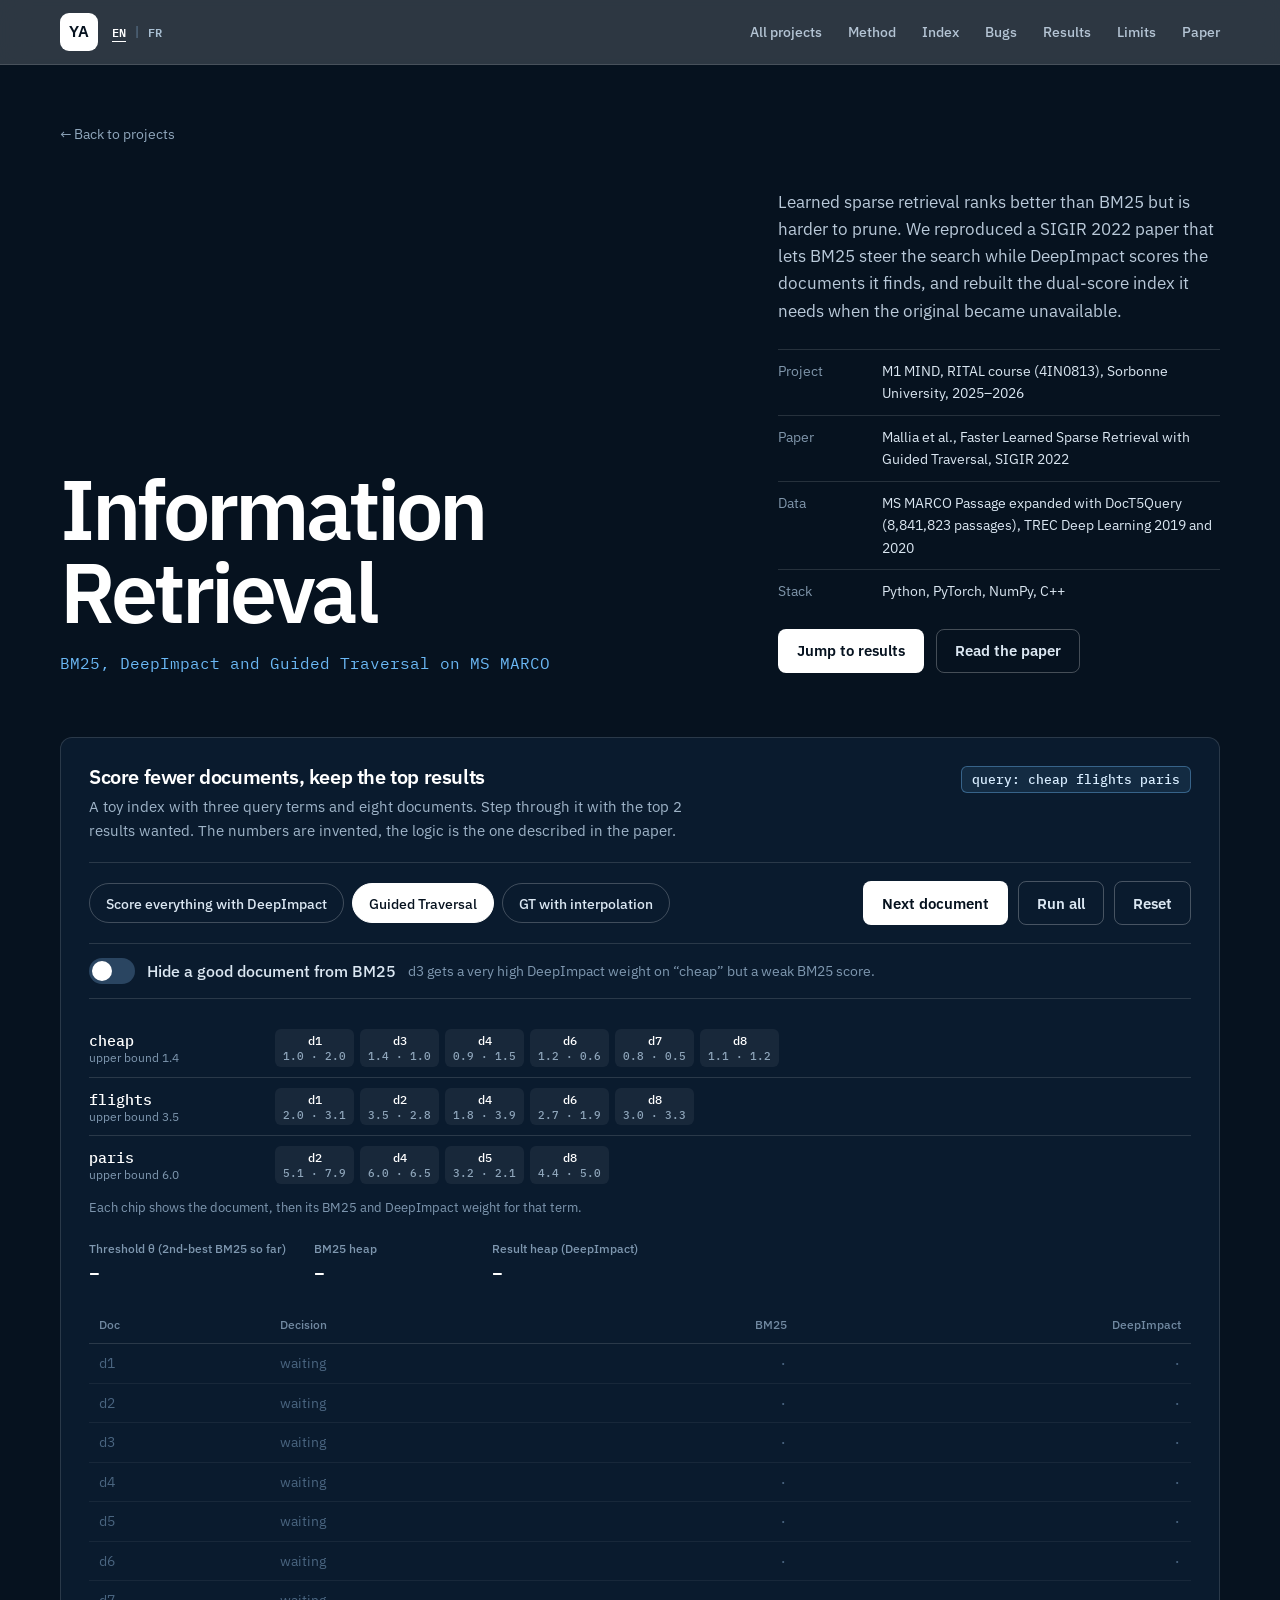
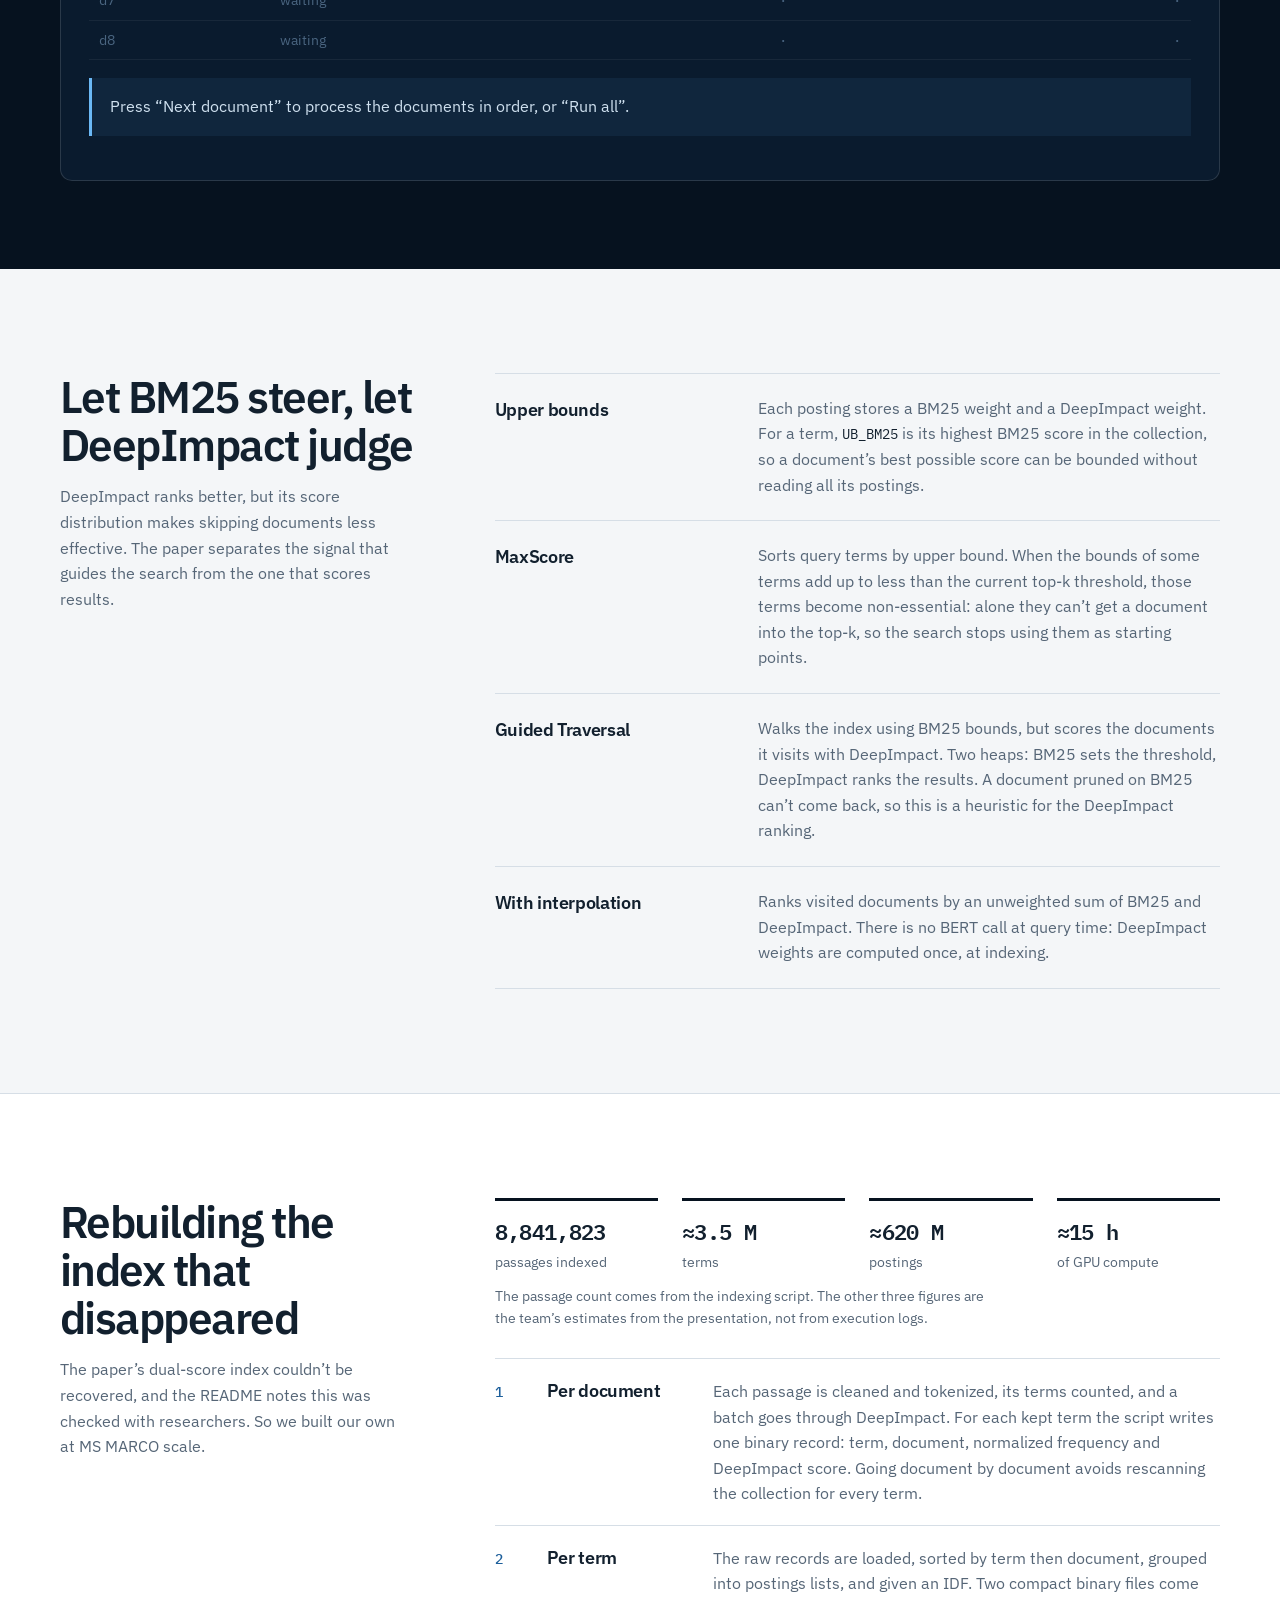
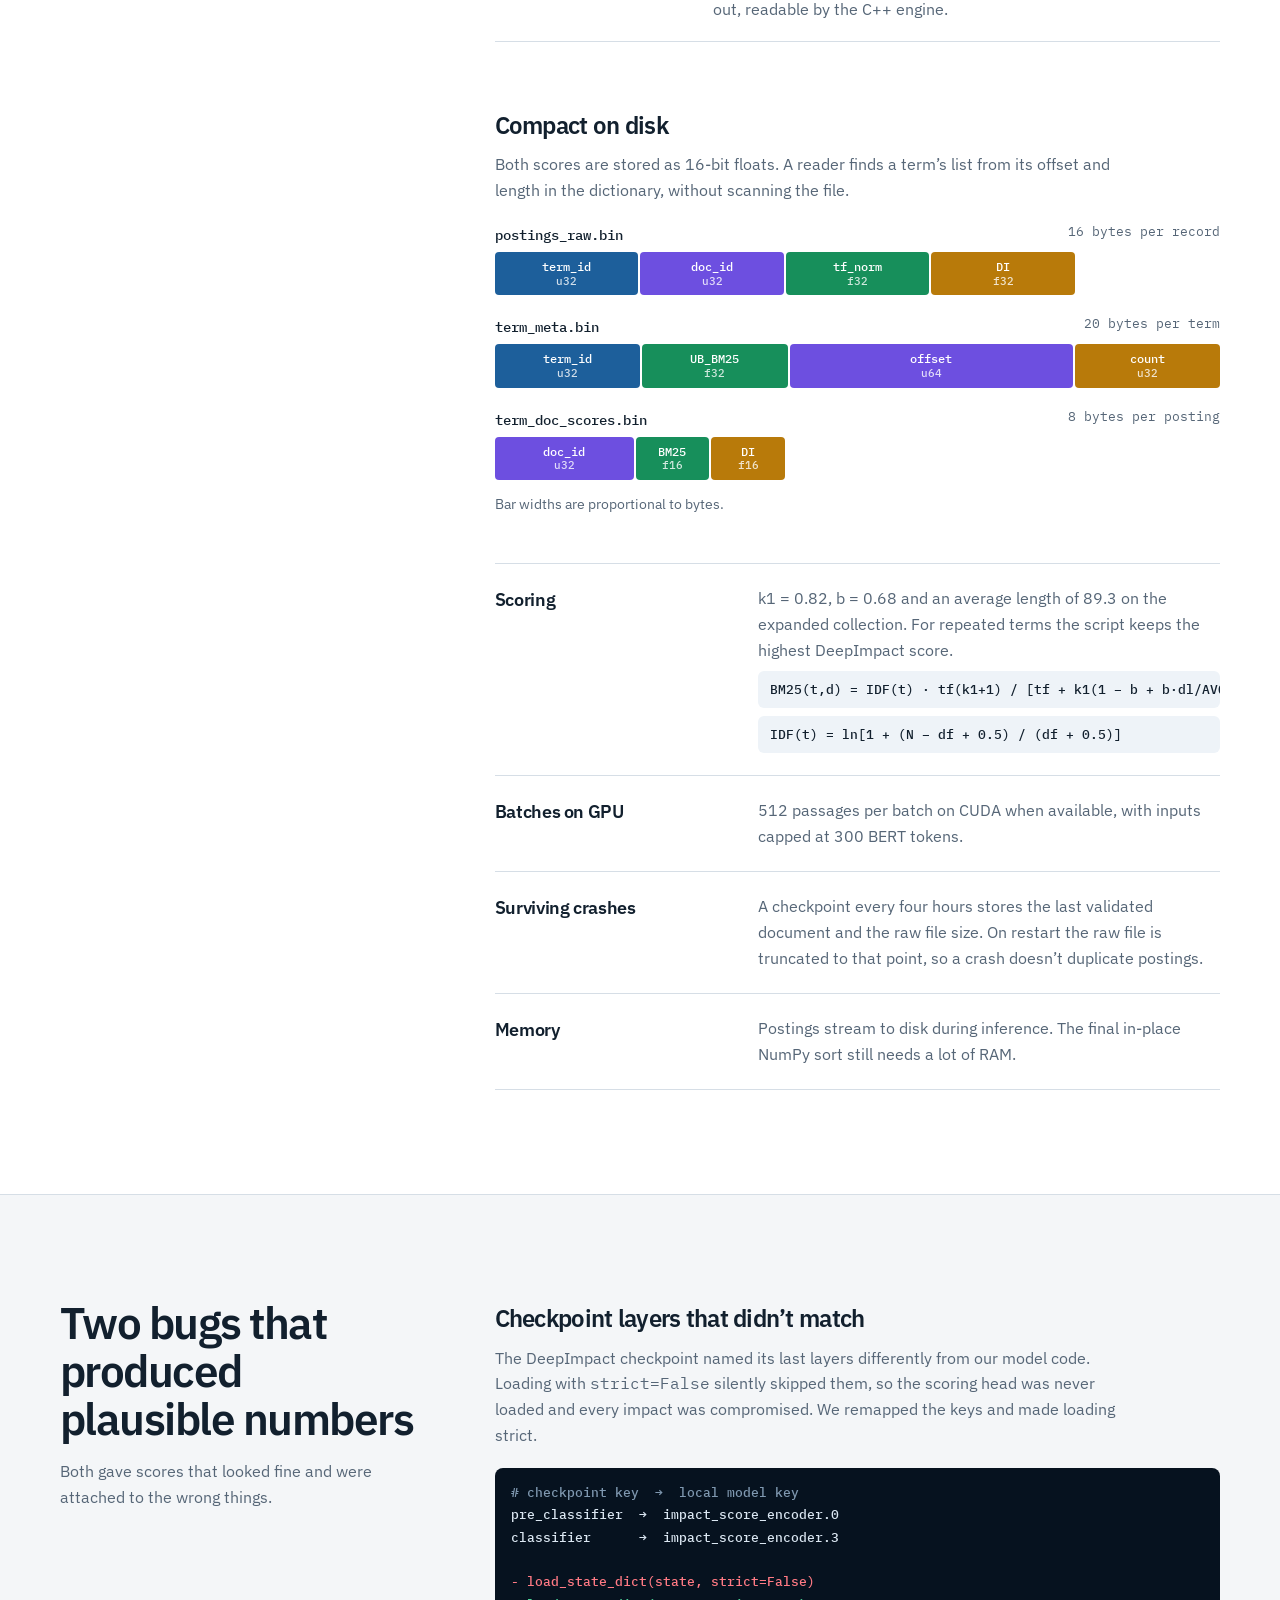
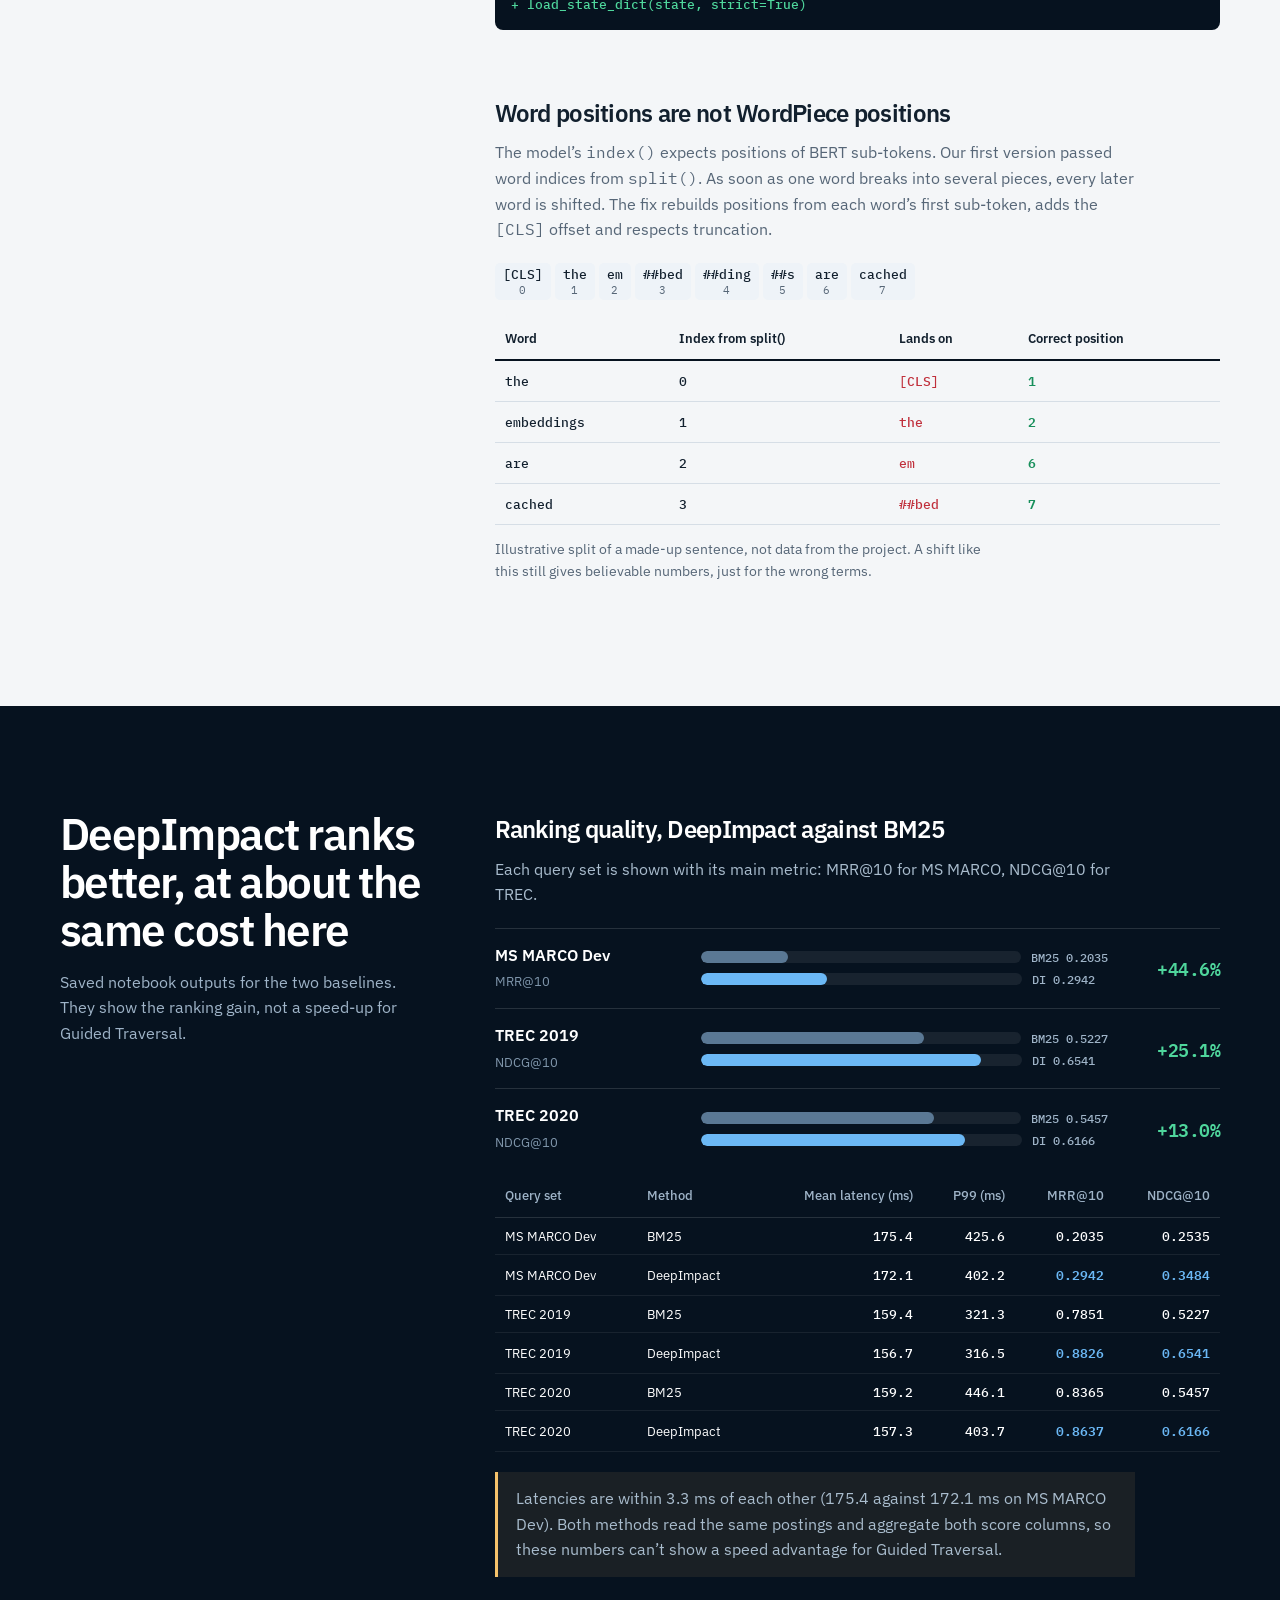
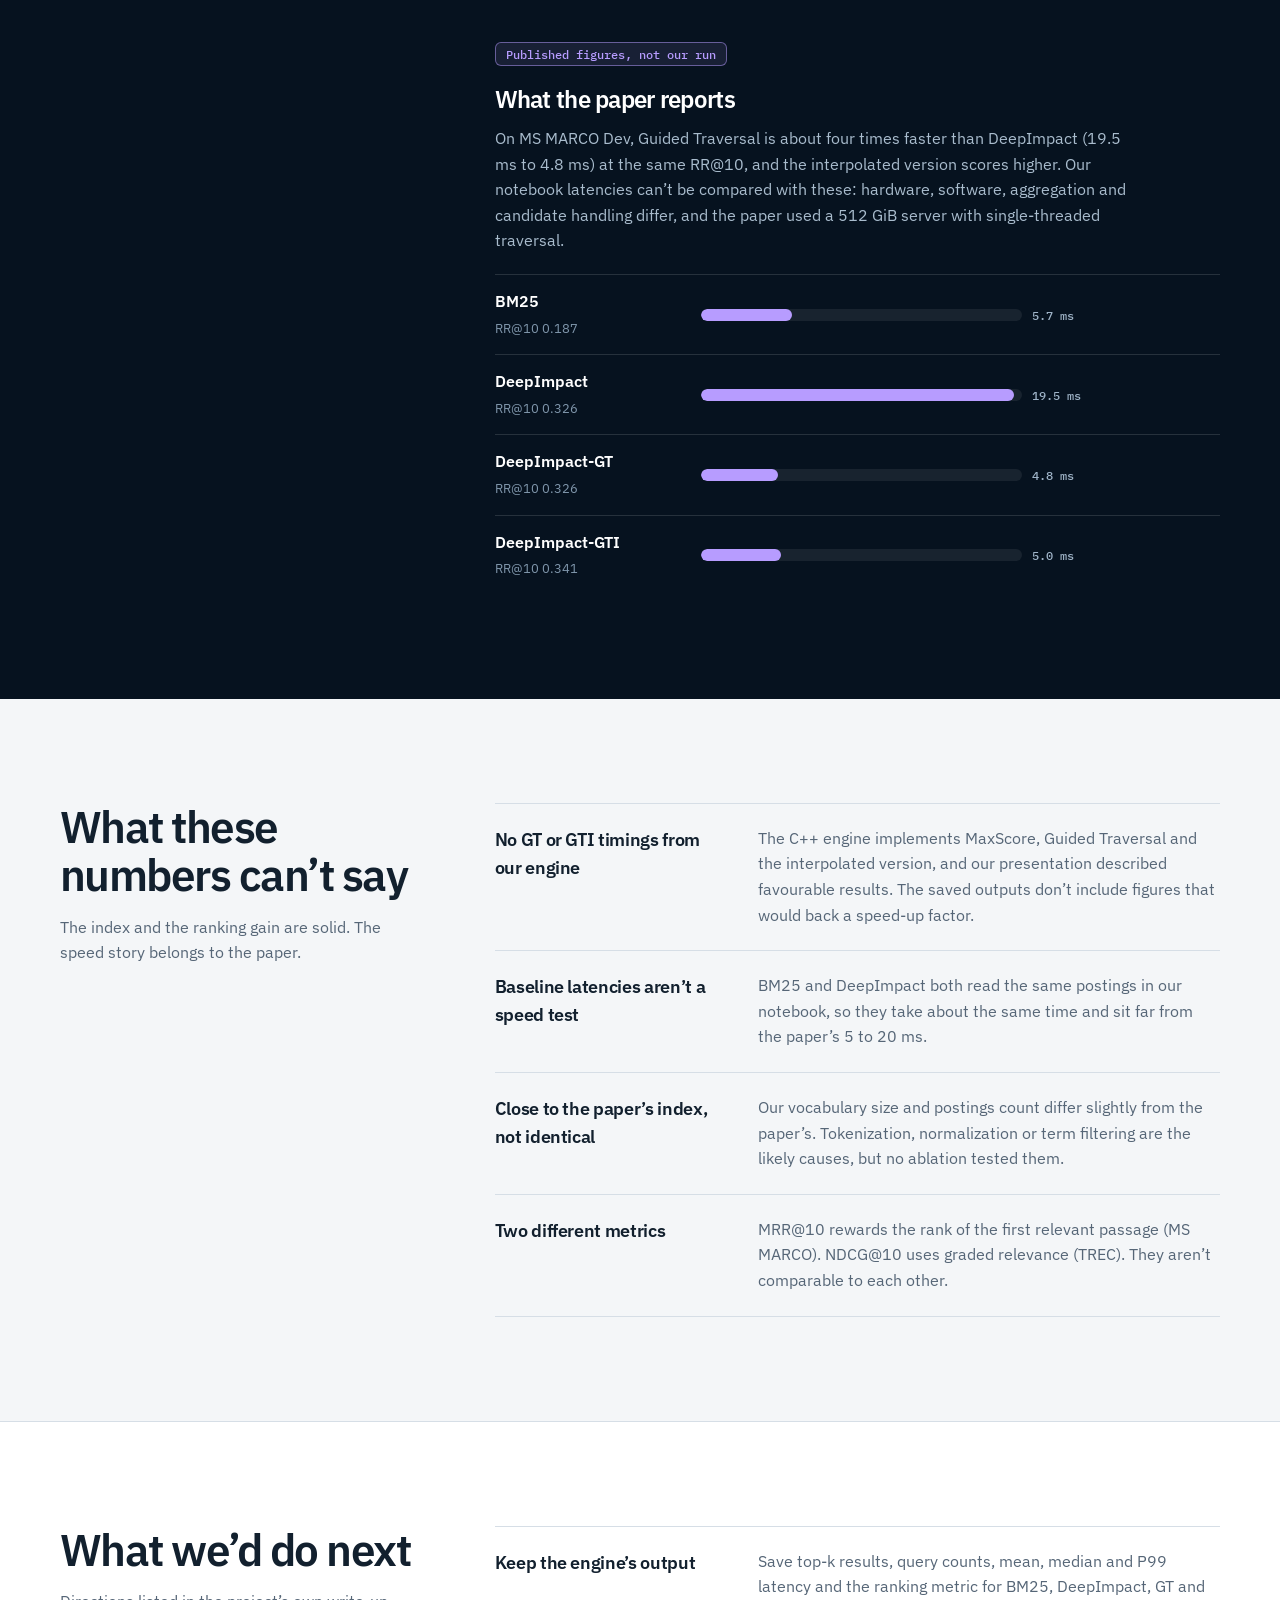
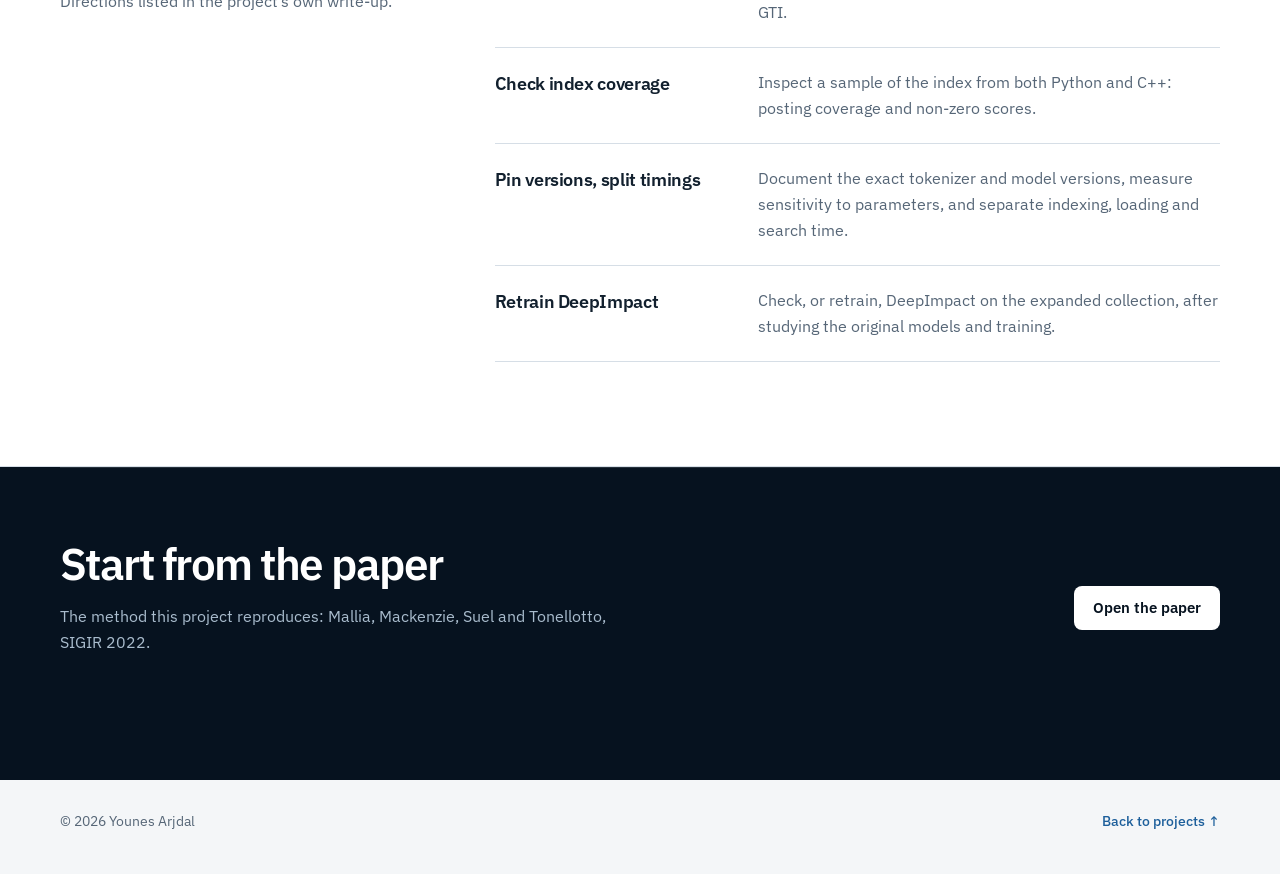
<file: projects/information-retrieval.html>
<!DOCTYPE html>

<html class="no-js" lang="en">
<head>
<meta charset="utf-8"/>
<meta content="width=device-width, initial-scale=1.0" name="viewport"/>
<meta content="Information Retrieval Engine: reproducing Guided Traversal (SIGIR 2022) with BM25 and DeepImpact, and rebuilding a dual-score inverted index for 8.8 million MS MARCO passages." name="description"/>
<meta content="#06121f" name="theme-color"/>
<title>Information Retrieval Engine - Younes Arjdal</title>
<link href="../assets/favicon.svg" rel="icon" type="image/svg+xml"/>
<link href="https://fonts.googleapis.com" rel="preconnect"/>
<link crossorigin="" href="https://fonts.gstatic.com" rel="preconnect"/>
<link href="https://fonts.googleapis.com/css2?family=IBM+Plex+Mono:wght@400;500;600&amp;family=IBM+Plex+Sans:wght@400;500;600&amp;display=swap" rel="stylesheet"/>
<script>document.documentElement.classList.replace('no-js', 'js');</script>
<style>
    :root {
      --ink: #06121f; --ink-2: #0a1b2e; --paper: #f4f6f8; --text: #12202e; --muted: #566677;
      --line: #d6dee6; --dline: rgba(255, 255, 255, 0.13);
      --blue: #1d5f9b; --cy: #6bb8f5; --ok: #4fd69c; --bad: #ff7a84; --warn: #f5c26b; --pub: #b79cff;
      --mono: "IBM Plex Mono", ui-monospace, SFMono-Regular, Menlo, monospace;
      --sans: "IBM Plex Sans", system-ui, -apple-system, "Segoe UI", sans-serif;
      --r: 8px; --w: 1160px;
    }
    * { box-sizing: border-box; }
    html { scroll-behavior: smooth; scroll-padding-top: 80px; }
    body { margin: 0; color: var(--text); background: var(--paper); font-family: var(--sans); line-height: 1.6; -webkit-font-smoothing: antialiased; }
    a { color: inherit; }
    code { font-family: var(--mono); }
    .wrap { width: min(calc(100% - 40px), var(--w)); margin: 0 auto; }
    :focus-visible { outline: 3px solid rgba(107, 184, 245, 0.7); outline-offset: 3px; }

    .top { position: sticky; top: 0; z-index: 50; background: rgba(6, 18, 31, 0.84); backdrop-filter: blur(14px); border-bottom: 1px solid var(--dline); }
    .top .wrap { display: flex; align-items: center; justify-content: space-between; min-height: 64px; }
    .brand { display: grid; place-items: center; width: 38px; height: 38px; border-radius: 9px; background: #fff; color: var(--ink); font-weight: 600; letter-spacing: -0.03em; text-decoration: none; }
    .top nav { display: flex; gap: 26px; }
    .top nav a { color: #b4c4d4; font-size: 0.9rem; font-weight: 500; text-decoration: none; }
    .top nav a:hover { color: #fff; }

    .btn { display: inline-flex; align-items: center; justify-content: center; min-height: 44px; padding: 0 18px; border-radius: var(--r); border: 1px solid transparent; font: 600 0.92rem var(--sans); text-decoration: none; cursor: pointer; transition: background 0.15s, border-color 0.15s, transform 0.15s; }
    .btn:hover { transform: translateY(-1px); }
    .btn-light { background: #fff; color: var(--ink); }
    .btn-light:hover { background: #e6eef6; }
    .btn-ghost { background: transparent; color: #dbe7f2; border-color: rgba(255, 255, 255, 0.25); }
    .btn-ghost:hover { border-color: rgba(255, 255, 255, 0.6); }
    .btn[disabled] { opacity: 0.4; cursor: default; transform: none; }

    /* ---------- Hero ---------- */
    .hero { background: var(--ink); color: #fff; padding: 56px 0 88px; }
    .back { display: inline-block; margin-bottom: 44px; color: #8fa6bb; font-size: 0.9rem; text-decoration: none; }
    .back:hover { color: #fff; }
    .hero-head { display: grid; grid-template-columns: minmax(0, 1.2fr) minmax(0, 0.8fr); gap: 56px; align-items: end; }
    h1 { margin: 0; font-size: clamp(2.8rem, 6.6vw, 5.8rem); line-height: 0.98; letter-spacing: -0.045em; font-weight: 600; }
    .sub { margin: 20px 0 0; font: 400 1rem var(--mono); color: var(--cy); }
    .lede { margin: 0 0 24px; max-width: 52ch; color: #b9c9d9; font-size: 1.06rem; }
    .meta { display: grid; gap: 10px; margin: 0; font-size: 0.88rem; }
    .meta div { display: grid; grid-template-columns: 92px 1fr; gap: 12px; padding-top: 10px; border-top: 1px solid var(--dline); }
    .meta dt { color: #7f95aa; }
    .meta dd { margin: 0; color: #dbe7f2; }
    .hero-actions { display: flex; flex-wrap: wrap; gap: 12px; margin-top: 26px; }

    /* ---------- Traversal demo ---------- */
    .demo { margin-top: 64px; padding: 28px; border: 1px solid var(--dline); border-radius: 12px; background: var(--ink-2); }
    .demo-intro { display: flex; flex-wrap: wrap; align-items: baseline; justify-content: space-between; gap: 8px 24px; margin-bottom: 20px; }
    .demo-intro h2 { margin: 0; font-size: 1.25rem; letter-spacing: -0.02em; font-weight: 600; }
    .demo-intro p { margin: 6px 0 0; max-width: 66ch; color: #9fb4c8; font-size: 0.95rem; }
    .chip { font: 500 0.82rem var(--mono); color: #d8edff; padding: 4px 10px; border: 1px solid rgba(107, 184, 245, 0.4); border-radius: 6px; background: rgba(107, 184, 245, 0.1); white-space: nowrap; }
    .demo-bar { display: flex; flex-wrap: wrap; align-items: center; justify-content: space-between; gap: 16px; padding: 18px 0; border-top: 1px solid var(--dline); }
    .modes { display: flex; flex-wrap: wrap; gap: 8px; }
    .mode { min-height: 40px; padding: 0 16px; border: 1px solid rgba(255, 255, 255, 0.22); border-radius: 99px; background: transparent; color: #dbe7f2; font: 500 0.9rem var(--sans); cursor: pointer; }
    .mode[aria-pressed="true"] { background: #fff; border-color: #fff; color: var(--ink); }
    .demo-btns { display: flex; gap: 10px; flex-wrap: wrap; }
    .trap { display: flex; flex-wrap: wrap; align-items: center; gap: 12px; padding: 14px 0; border-top: 1px solid var(--dline); border-bottom: 1px solid var(--dline); }
    .switch { display: inline-flex; align-items: center; gap: 12px; color: #dbe7f2; font-weight: 500; cursor: pointer; }
    .switch input { position: absolute; opacity: 0; pointer-events: none; }
    .knob { position: relative; flex: none; width: 46px; height: 26px; border-radius: 99px; background: #2a4561; transition: background 0.2s; }
    .knob::after { content: ""; position: absolute; top: 3px; left: 3px; width: 20px; height: 20px; border-radius: 50%; background: #fff; transition: transform 0.2s; }
    .switch input:checked + .knob { background: var(--warn); }
    .switch input:checked + .knob::after { transform: translateX(20px); }
    .switch input:focus-visible + .knob { outline: 3px solid rgba(107, 184, 245, 0.7); outline-offset: 3px; }
    .trap small { color: #7f98b0; font-size: 0.85rem; }

    .lists { margin-top: 20px; }
    .ql { display: grid; grid-template-columns: 170px minmax(0, 1fr); gap: 16px; align-items: center; padding: 10px 0; border-top: 1px solid var(--dline); transition: opacity 0.3s; }
    .ql:first-child { border-top: 0; }
    .ql.ne { opacity: 0.42; }
    .tn { font: 500 0.92rem var(--mono); }
    .tn small { display: block; color: #7f98b0; font: 400 0.76rem var(--sans); }
    .tn .tag { display: inline-block; margin-left: 6px; padding: 0 6px; border-radius: 4px; background: rgba(245, 194, 107, 0.16); color: var(--warn); font: 500 0.7rem var(--sans); }
    .dc-wrap { display: flex; flex-wrap: wrap; gap: 6px; }
    .dc { display: inline-grid; gap: 0; min-width: 62px; padding: 3px 8px; border-radius: 6px; background: rgba(255, 255, 255, 0.06); font: 500 0.78rem var(--mono); text-align: center; line-height: 1.35; }
    .dc small { color: #8fa6bb; font-size: 0.68rem; }
    .dc.hot { background: rgba(255, 122, 132, 0.16); box-shadow: inset 0 0 0 1px rgba(255, 122, 132, 0.5); }
    .legend-line { margin: 4px 0 0; color: #7f98b0; font-size: 0.8rem; }

    .status { display: flex; flex-wrap: wrap; gap: 28px; margin: 22px 0 6px; }
    .status > div { min-width: 150px; }
    .status b { display: block; color: #7f98b0; font: 500 0.78rem var(--sans); }
    .status span { font: 600 1.1rem var(--mono); }
    .dtable { width: 100%; margin-top: 14px; border-collapse: collapse; font-size: 0.88rem; }
    .dtable th { padding: 8px 10px; border-bottom: 1px solid var(--dline); color: #7189a1; font-size: 0.78rem; font-weight: 500; text-align: left; }
    .dtable td { padding: 8px 10px; border-bottom: 1px solid rgba(255, 255, 255, 0.06); vertical-align: top; }
    .dtable td.n { font-family: var(--mono); text-align: right; white-space: nowrap; }
    .dtable tr.wait td { color: #4a6580; }
    .dtable tr.cur td { background: rgba(107, 184, 245, 0.08); }
    .dec { display: inline-block; padding: 1px 9px; border-radius: 99px; font-size: 0.78rem; font-weight: 600; }
    .dec.scored { background: rgba(79, 214, 156, 0.16); color: var(--ok); }
    .dec.skipped { background: rgba(245, 194, 107, 0.16); color: var(--warn); }
    .dec.never { background: rgba(255, 255, 255, 0.08); color: #9fb4c8; }
    .why { display: block; margin-top: 2px; color: #7f98b0; font: 400 0.76rem var(--mono); }
    .out { margin-top: 18px; padding: 16px 18px; border-left: 3px solid var(--cy); background: rgba(107, 184, 245, 0.07); color: #cfe0ef; min-height: 3.2em; }
    .out.diff { border-color: var(--warn); background: rgba(245, 194, 107, 0.08); }
    .tw { overflow-x: auto; }

    /* ---------- Sections ---------- */
    .sec { padding: 104px 0; }
    .sec.white { background: #fff; border-top: 1px solid var(--line); border-bottom: 1px solid var(--line); }
    .sec.dark { background: var(--ink); color: #fff; }
    .split { display: grid; grid-template-columns: minmax(0, 4fr) minmax(0, 8fr); gap: 72px; }
    .split > * { min-width: 0; }
    .split > header { align-self: start; position: sticky; top: 96px; }
    h2 { margin: 0 0 16px; font-size: clamp(1.9rem, 3.4vw, 2.8rem); line-height: 1.1; letter-spacing: -0.035em; font-weight: 600; }
    .split > header p { max-width: 34ch; margin: 0; color: var(--muted); }
    .dark .split > header p { color: #9fb4c8; }
    h3 { margin: 0; font-size: 1.15rem; letter-spacing: -0.02em; font-weight: 600; }
    p { margin-top: 0; }
    .block + .block { margin-top: 64px; }
    .block > h3 { margin-bottom: 8px; font-size: 1.5rem; letter-spacing: -0.03em; }
    .block > p { max-width: 64ch; margin-bottom: 20px; color: var(--muted); }
    .dark .block > p { color: #a9bccd; }
    .note { margin: 14px 0 0; color: var(--muted); font-size: 0.85rem; max-width: 72ch; }
    .dark .note { color: #8097ac; }

    .rows { margin: 0; padding: 0; list-style: none; border-top: 1px solid var(--line); }
    .rows > div { display: grid; grid-template-columns: minmax(0, 1fr) minmax(0, 2fr); gap: 32px; padding: 22px 0; border-bottom: 1px solid var(--line); }
    .rows dt { font-size: 1.1rem; font-weight: 600; letter-spacing: -0.02em; }
    .rows dd { margin: 0; color: var(--muted); }
    .rows dd code { color: var(--text); font-size: 0.86em; }
    .formula { display: block; margin-top: 8px; padding: 10px 12px; border-radius: 6px; background: #eef3f8; color: var(--text); font: 500 0.82rem var(--mono); overflow-x: auto; white-space: nowrap; }

    .steps { counter-reset: s; margin: 0; padding: 0; list-style: none; border-top: 1px solid var(--line); }
    .steps li { display: grid; grid-template-columns: 36px 150px 1fr; gap: 16px; align-items: baseline; padding: 18px 0; border-bottom: 1px solid var(--line); }
    .steps li::before { counter-increment: s; content: counter(s); color: var(--blue); font: 500 0.9rem var(--mono); }
    .steps b { font-size: 1.1rem; letter-spacing: -0.02em; font-weight: 600; }
    .steps span { color: var(--muted); }

    .facts { display: grid; grid-template-columns: repeat(4, minmax(0, 1fr)); gap: 24px; margin: 0 0 12px; }
    .facts div { padding-top: 12px; border-top: 3px solid var(--ink); }
    .facts b { display: block; font: 600 1.35rem var(--mono); letter-spacing: -0.03em; }
    .facts span { color: var(--muted); font-size: 0.85rem; }

    /* byte layouts */
    .bytes { display: grid; gap: 20px; }
    .brow-h { display: flex; justify-content: space-between; margin-bottom: 6px; font-size: 0.9rem; }
    .brow-h code { font-weight: 500; }
    .brow-h span { color: var(--muted); font: 400 0.82rem var(--mono); }
    .brow { display: flex; gap: 2px; }
    .seg { flex: var(--b); min-width: 0; padding: 7px 4px; border-radius: 4px; background: var(--c); color: #fff; text-align: center; font: 500 0.74rem/1.3 var(--mono); overflow: hidden; }
    .seg small { display: block; font-size: 0.66rem; opacity: 0.8; }
    .seg.k1 { --c: #1d5f9b; } .seg.k2 { --c: #6d4fe0; } .seg.k3 { --c: #178f5b; } .seg.k4 { --c: #b87a0a; }

    /* bugs */
    pre.diff { margin: 0; padding: 14px 16px; border-radius: 8px; background: var(--ink); color: #dbe7f2; font: 500 0.82rem/1.7 var(--mono); overflow-x: auto; }
    pre.diff .m { color: var(--bad); } pre.diff .p { color: var(--ok); } pre.diff .c { color: #7f98b0; }
    table.wp { width: 100%; border-collapse: collapse; font-size: 0.9rem; }
    .wp th { padding: 10px; border-bottom: 2px solid var(--ink); font-size: 0.82rem; font-weight: 600; text-align: left; }
    .wp td { padding: 9px 10px; border-bottom: 1px solid var(--line); font: 500 0.84rem var(--mono); }
    .wp td.bad { color: #c0303c; } .wp td.good { color: #178f5b; font-weight: 600; }
    .toks { display: flex; flex-wrap: wrap; gap: 4px; margin: 0 0 18px; }
    .toks span { padding: 3px 8px; border-radius: 5px; background: #eef3f8; font: 500 0.8rem var(--mono); }
    .toks span i { display: block; color: var(--muted); font: 400 0.68rem var(--mono); font-style: normal; text-align: center; }

    /* results */
    .pair { display: grid; grid-template-columns: 190px minmax(0, 1fr) 96px; gap: 16px; align-items: center; padding: 14px 0; border-top: 1px solid var(--dline); }
    .pair b { display: block; font-weight: 600; }
    .pair small { color: #8097ac; }
    .pbars { display: grid; gap: 6px; }
    .pb { display: flex; align-items: center; gap: 10px; }
    .pb .tr { flex: 1; height: 12px; border-radius: 99px; background: rgba(255, 255, 255, 0.07); overflow: hidden; }
    .pb .bw { display: block; width: var(--w); height: 100%; border-radius: inherit; background: var(--c); transition: width 0.9s cubic-bezier(0.2, 0.8, 0.2, 1); }
    .js .grow:not(.on) .bw { width: 0; }
    .pb em { min-width: 76px; color: #9fb4c8; font: 500 0.78rem var(--mono); font-style: normal; }
    .pb.bm { --c: #5a7894; } .pb.di { --c: var(--cy); } .pb.pu { --c: var(--pub); }
    .gain { text-align: right; color: var(--ok); font: 600 1.15rem var(--mono); letter-spacing: -0.03em; }
    .tag-pub { display: inline-block; margin-bottom: 14px; padding: 3px 10px; border: 1px solid rgba(183, 156, 255, 0.5); border-radius: 6px; background: rgba(183, 156, 255, 0.1); color: var(--pub); font: 500 0.78rem var(--mono); }
    .callout { margin: 20px 0 0; padding: 14px 18px; border-left: 3px solid var(--warn); background: rgba(245, 194, 107, 0.08); color: #e6d6b4; max-width: 74ch; }
    .rows > div > *, .rows dd { min-width: 0; }
    .formula { max-width: 100%; }
    @media (max-width: 760px) { table.runs { display: block; overflow-x: auto; } }
    table.runs { width: 100%; margin-top: 8px; border-collapse: collapse; font-size: 0.9rem; }
    .runs th { padding: 10px; border-bottom: 1px solid var(--dline); color: #9fb4c8; font-size: 0.8rem; font-weight: 500; text-align: right; white-space: nowrap; }
    .runs th:first-child, .runs th:nth-child(2) { text-align: left; }
    .runs td { padding: 9px 10px; border-bottom: 1px solid rgba(255, 255, 255, 0.07); text-align: right; font: 500 0.84rem var(--mono); }
    .runs td:first-child, .runs td:nth-child(2) { text-align: left; font-family: var(--sans); font-weight: 400; }
    .runs td.best { color: var(--cy); font-weight: 600; }

    .report { display: flex; flex-wrap: wrap; align-items: center; justify-content: space-between; gap: 32px; padding-top: 72px; border-top: 1px solid var(--dline); }
    .report h2 { max-width: 20ch; color: #fff; }
    .report p { max-width: 56ch; margin: 0 0 20px; color: #a9bccd; }
    footer.foot { padding: 30px 0 42px; color: var(--muted); font-size: 0.88rem; }
    footer.foot .wrap { display: flex; justify-content: space-between; gap: 20px; flex-wrap: wrap; }
    footer.foot a { text-decoration: none; font-weight: 500; color: var(--blue); }

    @media (max-width: 980px) {
      .hero-head { grid-template-columns: 1fr; gap: 36px; }
      .split { grid-template-columns: minmax(0, 1fr); gap: 32px; }
      .split > header { position: static; }
      .rows > div { grid-template-columns: 1fr; gap: 8px; }
      .facts { grid-template-columns: repeat(2, minmax(0, 1fr)); }
    }
    @media (max-width: 720px) {
      .top nav a:not(:first-child) { display: none; }
      .sec { padding: 72px 0; }
      .demo { padding: 20px 16px; }
      .ql { grid-template-columns: 1fr; gap: 6px; }
      .steps li { grid-template-columns: 28px 1fr; }
      .steps li span { grid-column: 2; }
      .pair { grid-template-columns: 1fr 76px; gap: 8px 12px; }
      .pair > div:first-child { grid-column: 1 / -1; }
    }
    @media (prefers-reduced-motion: reduce) {
      html { scroll-behavior: auto; }
      *, *::before, *::after { transition-duration: 0.01ms !important; }
    }
  
/* Language switch : EN | FR, adjacent to YA */
.identity-row{display:flex;align-items:center;gap:12px;flex-shrink:0}
.top .identity-row .lang-switch{position:static!important;top:auto;left:auto;right:auto;display:inline-flex!important;align-items:center;flex-direction:row!important;gap:7px!important;padding:0;background:none;border:0;white-space:nowrap}
.top .identity-row .lang-switch a{display:inline-flex!important;align-items:center;font:600 .76rem var(--mono);text-decoration:none;color:#a9bfd2;padding:7px 2px;border:0}
.top .identity-row .lang-switch a[aria-current="page"]{color:#fff;text-decoration:underline;text-underline-offset:4px}
.top .identity-row .lang-switch a:hover{color:#fff}
.lang-switch .lang-divider{color:#67839d;font-size:.8rem}
@media(max-width:420px){.identity-row{gap:8px}.top .identity-row .lang-switch{gap:4px!important}}
</style>
<link href="https://younesmrc.github.io/projects/information-retrieval.html" hreflang="en" rel="alternate"/><link href="https://younesmrc.github.io/fr/projects/information-retrieval.html" hreflang="fr" rel="alternate"/><link href="https://younesmrc.github.io/projects/information-retrieval.html" hreflang="x-default" rel="alternate"/></head>
<body>
<header class="top">
<div class="wrap">
<div class="identity-row"><a aria-label="Go to home" class="brand" href="../index.html#home">YA</a><nav aria-label="Choose language" class="lang-switch"><a aria-current="page" href="#" lang="en">EN</a><span aria-hidden="true" class="lang-divider">|</span><a href="../fr/projects/information-retrieval.html" lang="fr">FR</a></nav></div>
<nav aria-label="Project navigation">
<a href="../index.html#projects">All projects</a>
<a href="#method">Method</a>
<a href="#index">Index</a>
<a href="#bugs">Bugs</a>
<a href="#results">Results</a>
<a href="#limits">Limits</a>
<a href="#paper">Paper</a>
</nav>
</div>
</header>
<main>
<!-- ================= HERO + TRAVERSAL DEMO ================= -->
<section class="hero" id="top">
<div class="wrap">
<a class="back" href="../index.html#projects">← Back to projects</a>
<div class="hero-head">
<div>
<h1>Information<br/>Retrieval</h1>
<p class="sub">BM25, DeepImpact and Guided Traversal on MS MARCO</p>
</div>
<div>
<p class="lede">
              Learned sparse retrieval ranks better than BM25 but is harder to prune. We reproduced a SIGIR 2022 paper
              that lets BM25 steer the search while DeepImpact scores the documents it finds, and rebuilt the dual-score
              index it needs when the original became unavailable.
            </p>
<dl class="meta">
<div><dt>Project</dt><dd>M1 MIND, RITAL course (4IN0813), Sorbonne University, 2025–2026</dd></div>
<div><dt>Paper</dt><dd>Mallia et al., Faster Learned Sparse Retrieval with Guided Traversal, SIGIR 2022</dd></div>
<div><dt>Data</dt><dd>MS MARCO Passage expanded with DocT5Query (8,841,823 passages), TREC Deep Learning 2019 and 2020</dd></div>
<div><dt>Stack</dt><dd>Python, PyTorch, NumPy, C++</dd></div>
</dl>
<div class="hero-actions">
<a class="btn btn-light" href="#results">Jump to results</a>
<a class="btn btn-ghost" href="https://doi.org/10.1145/3477495.3531774" rel="noreferrer" target="_blank">Read the paper</a>
</div>
</div>
</div>
<div class="demo" id="gt-demo">
<div class="demo-intro">
<div>
<h2>Score fewer documents, keep the top results</h2>
<p>A toy index with three query terms and eight documents. Step through it with the top 2 results wanted. The numbers are invented, the logic is the one described in the paper.</p>
</div>
<code class="chip">query: cheap flights paris</code>
</div>
<div class="demo-bar">
<div aria-label="Retrieval strategy" class="modes" role="group">
<button aria-pressed="false" class="mode" data-mode="exh" type="button">Score everything with DeepImpact</button>
<button aria-pressed="true" class="mode" data-mode="gt" type="button">Guided Traversal</button>
<button aria-pressed="false" class="mode" data-mode="gti" type="button">GT with interpolation</button>
</div>
<div class="demo-btns">
<button class="btn btn-light" id="gt-next" type="button">Next document</button>
<button class="btn btn-ghost" id="gt-all" type="button">Run all</button>
<button class="btn btn-ghost" id="gt-reset" type="button">Reset</button>
</div>
</div>
<div class="trap">
<label class="switch">
<input id="gt-trap" role="switch" type="checkbox"/>
<span class="knob"></span>
<span>Hide a good document from BM25</span>
</label>
<small>d3 gets a very high DeepImpact weight on “cheap” but a weak BM25 score.</small>
</div>
<div aria-label="Postings lists, each document with its BM25 and DeepImpact weights" class="lists" id="gt-lists"></div>
<p class="legend-line">Each chip shows the document, then its BM25 and DeepImpact weight for that term.</p>
<div aria-live="polite" class="status">
<div><b>Threshold θ (2nd-best BM25 so far)</b><span id="gt-theta">–</span></div>
<div><b>BM25 heap</b><span id="gt-hb">–</span></div>
<div><b id="gt-rl">Result heap</b><span id="gt-hs">–</span></div>
</div>
<div class="tw">
<table class="dtable">
<thead><tr><th scope="col">Doc</th><th scope="col">Decision</th><th scope="col" style="text-align:right">BM25</th><th scope="col" style="text-align:right">DeepImpact</th></tr></thead>
<tbody id="gt-body"></tbody>
</table>
</div>
<noscript><p class="note">Turn on JavaScript to run this demo.</p></noscript>
<p aria-live="polite" class="out" id="gt-out"></p>
</div>
</div>
</section>
<!-- ================= METHOD ================= -->
<section class="sec" id="method">
<div class="wrap split">
<header>
<h2>Let BM25 steer, let DeepImpact judge</h2>
<p>DeepImpact ranks better, but its score distribution makes skipping documents less effective. The paper separates the signal that guides the search from the one that scores results.</p>
</header>
<dl class="rows">
<div>
<dt>Upper bounds</dt>
<dd>Each posting stores a BM25 weight and a DeepImpact weight. For a term, <code>UB_BM25</code> is its highest BM25 score in the collection, so a document’s best possible score can be bounded without reading all its postings.</dd>
</div>
<div>
<dt>MaxScore</dt>
<dd>Sorts query terms by upper bound. When the bounds of some terms add up to less than the current top-k threshold, those terms become non-essential: alone they can’t get a document into the top-k, so the search stops using them as starting points.</dd>
</div>
<div>
<dt>Guided Traversal</dt>
<dd>Walks the index using BM25 bounds, but scores the documents it visits with DeepImpact. Two heaps: BM25 sets the threshold, DeepImpact ranks the results. A document pruned on BM25 can’t come back, so this is a heuristic for the DeepImpact ranking.</dd>
</div>
<div>
<dt>With interpolation</dt>
<dd>Ranks visited documents by an unweighted sum of BM25 and DeepImpact. There is no BERT call at query time: DeepImpact weights are computed once, at indexing.</dd>
</div>
</dl>
</div>
</section>
<!-- ================= INDEX ================= -->
<section class="sec white" id="index">
<div class="wrap split">
<header>
<h2>Rebuilding the index that disappeared</h2>
<p>The paper’s dual-score index couldn’t be recovered, and the README notes this was checked with researchers. So we built our own at MS MARCO scale.</p>
</header>
<div>
<div class="block">
<div class="facts">
<div><b>8,841,823</b><span>passages indexed</span></div>
<div><b>≈3.5 M</b><span>terms</span></div>
<div><b>≈620 M</b><span>postings</span></div>
<div><b>≈15 h</b><span>of GPU compute</span></div>
</div>
<p class="note" style="margin: 0 0 28px">The passage count comes from the indexing script. The other three figures are the team’s estimates from the presentation, not from execution logs.</p>
<ol class="steps">
<li><b>Per document</b><span>Each passage is cleaned and tokenized, its terms counted, and a batch goes through DeepImpact. For each kept term the script writes one binary record: term, document, normalized frequency and DeepImpact score. Going document by document avoids rescanning the collection for every term.</span></li>
<li><b>Per term</b><span>The raw records are loaded, sorted by term then document, grouped into postings lists, and given an IDF. Two compact binary files come out, readable by the C++ engine.</span></li>
</ol>
</div>
<div class="block">
<h3>Compact on disk</h3>
<p>Both scores are stored as 16-bit floats. A reader finds a term’s list from its offset and length in the dictionary, without scanning the file.</p>
<div class="bytes">
<div>
<div class="brow-h"><code>postings_raw.bin</code><span>16 bytes per record</span></div>
<div class="brow" style="width: 80%">
<div class="seg k1" style="--b: 4">term_id<small>u32</small></div><div class="seg k2" style="--b: 4">doc_id<small>u32</small></div><div class="seg k3" style="--b: 4">tf_norm<small>f32</small></div><div class="seg k4" style="--b: 4">DI<small>f32</small></div>
</div>
</div>
<div>
<div class="brow-h"><code>term_meta.bin</code><span>20 bytes per term</span></div>
<div class="brow">
<div class="seg k1" style="--b: 4">term_id<small>u32</small></div><div class="seg k3" style="--b: 4">UB_BM25<small>f32</small></div><div class="seg k2" style="--b: 8">offset<small>u64</small></div><div class="seg k4" style="--b: 4">count<small>u32</small></div>
</div>
</div>
<div>
<div class="brow-h"><code>term_doc_scores.bin</code><span>8 bytes per posting</span></div>
<div class="brow" style="width: 40%">
<div class="seg k2" style="--b: 4">doc_id<small>u32</small></div><div class="seg k3" style="--b: 2">BM25<small>f16</small></div><div class="seg k4" style="--b: 2">DI<small>f16</small></div>
</div>
</div>
</div>
<p class="note">Bar widths are proportional to bytes.</p>
</div>
<dl class="rows" style="margin-top: 48px">
<div>
<dt>Scoring</dt>
<dd>k1 = 0.82, b = 0.68 and an average length of 89.3 on the expanded collection. For repeated terms the script keeps the highest DeepImpact score.
                <span class="formula">BM25(t,d) = IDF(t) · tf(k1+1) / [tf + k1(1 − b + b·dl/AVGDL)]</span>
<span class="formula">IDF(t) = ln[1 + (N − df + 0.5) / (df + 0.5)]</span></dd>
</div>
<div>
<dt>Batches on GPU</dt>
<dd>512 passages per batch on CUDA when available, with inputs capped at 300 BERT tokens.</dd>
</div>
<div>
<dt>Surviving crashes</dt>
<dd>A checkpoint every four hours stores the last validated document and the raw file size. On restart the raw file is truncated to that point, so a crash doesn’t duplicate postings.</dd>
</div>
<div>
<dt>Memory</dt>
<dd>Postings stream to disk during inference. The final in-place NumPy sort still needs a lot of RAM.</dd>
</div>
</dl>
</div>
</div>
</section>
<!-- ================= BUGS ================= -->
<section class="sec" id="bugs">
<div class="wrap split">
<header>
<h2>Two bugs that produced plausible numbers</h2>
<p>Both gave scores that looked fine and were attached to the wrong things.</p>
</header>
<div>
<div class="block">
<h3>Checkpoint layers that didn’t match</h3>
<p>The DeepImpact checkpoint named its last layers differently from our model code. Loading with <code>strict=False</code> silently skipped them, so the scoring head was never loaded and every impact was compromised. We remapped the keys and made loading strict.</p>
<pre class="diff"><span class="c"># checkpoint key  →  local model key</span>
pre_classifier  →  impact_score_encoder.0
classifier      →  impact_score_encoder.3

<span class="m">- load_state_dict(state, strict=False)</span>
<span class="p">+ load_state_dict(state, strict=True)</span></pre>
</div>
<div class="block">
<h3>Word positions are not WordPiece positions</h3>
<p>The model’s <code>index()</code> expects positions of BERT sub-tokens. Our first version passed word indices from <code>split()</code>. As soon as one word breaks into several pieces, every later word is shifted. The fix rebuilds positions from each word’s first sub-token, adds the <code>[CLS]</code> offset and respects truncation.</p>
<div aria-label="Example WordPiece sequence" class="toks">
<span>[CLS]<i>0</i></span><span>the<i>1</i></span><span>em<i>2</i></span><span>##bed<i>3</i></span><span>##ding<i>4</i></span><span>##s<i>5</i></span><span>are<i>6</i></span><span>cached<i>7</i></span>
</div>
<div class="tw">
<table class="wp">
<thead><tr><th scope="col">Word</th><th scope="col">Index from split()</th><th scope="col">Lands on</th><th scope="col">Correct position</th></tr></thead>
<tbody>
<tr><td>the</td><td>0</td><td class="bad">[CLS]</td><td class="good">1</td></tr>
<tr><td>embeddings</td><td>1</td><td class="bad">the</td><td class="good">2</td></tr>
<tr><td>are</td><td>2</td><td class="bad">em</td><td class="good">6</td></tr>
<tr><td>cached</td><td>3</td><td class="bad">##bed</td><td class="good">7</td></tr>
</tbody>
</table>
</div>
<p class="note">Illustrative split of a made-up sentence, not data from the project. A shift like this still gives believable numbers, just for the wrong terms.</p>
</div>
</div>
</div>
</section>
<!-- ================= RESULTS ================= -->
<section class="sec dark" id="results">
<div class="wrap split">
<header>
<h2>DeepImpact ranks better, at about the same cost here</h2>
<p>Saved notebook outputs for the two baselines. They show the ranking gain, not a speed-up for Guided Traversal.</p>
</header>
<div>
<div class="block">
<h3>Ranking quality, DeepImpact against BM25</h3>
<p>Each query set is shown with its main metric: MRR@10 for MS MARCO, NDCG@10 for TREC.</p>
<div class="grow" id="rank"></div>
<div class="tw">
<table class="runs">
<thead><tr><th scope="col">Query set</th><th scope="col">Method</th><th scope="col">Mean latency (ms)</th><th scope="col">P99 (ms)</th><th scope="col">MRR@10</th><th scope="col">NDCG@10</th></tr></thead>
<tbody id="runs-body"></tbody>
</table>
</div>
<p class="callout">Latencies are within 3.3 ms of each other (175.4 against 172.1 ms on MS MARCO Dev). Both methods read the same postings and aggregate both score columns, so these numbers can’t show a speed advantage for Guided Traversal.</p>
</div>
<div class="block">
<span class="tag-pub">Published figures, not our run</span>
<h3>What the paper reports</h3>
<p>On MS MARCO Dev, Guided Traversal is about four times faster than DeepImpact (19.5 ms to 4.8 ms) at the same RR@10, and the interpolated version scores higher. Our notebook latencies can’t be compared with these: hardware, software, aggregation and candidate handling differ, and the paper used a 512 GiB server with single-threaded traversal.</p>
<div class="grow" id="paper-chart"></div>
</div>
</div>
</div>
</section>
<!-- ================= LIMITS ================= -->
<section class="sec" id="limits">
<div class="wrap split">
<header>
<h2>What these numbers can’t say</h2>
<p>The index and the ranking gain are solid. The speed story belongs to the paper.</p>
</header>
<dl class="rows">
<div>
<dt>No GT or GTI timings from our engine</dt>
<dd>The C++ engine implements MaxScore, Guided Traversal and the interpolated version, and our presentation described favourable results. The saved outputs don’t include figures that would back a speed-up factor.</dd>
</div>
<div>
<dt>Baseline latencies aren’t a speed test</dt>
<dd>BM25 and DeepImpact both read the same postings in our notebook, so they take about the same time and sit far from the paper’s 5 to 20 ms.</dd>
</div>
<div>
<dt>Close to the paper’s index, not identical</dt>
<dd>Our vocabulary size and postings count differ slightly from the paper’s. Tokenization, normalization or term filtering are the likely causes, but no ablation tested them.</dd>
</div>
<div>
<dt>Two different metrics</dt>
<dd>MRR@10 rewards the rank of the first relevant passage (MS MARCO). NDCG@10 uses graded relevance (TREC). They aren’t comparable to each other.</dd>
</div>
</dl>
</div>
</section>
<!-- ================= NEXT ================= -->
<section class="sec white" id="next">
<div class="wrap split">
<header>
<h2>What we’d do next</h2>
<p>Directions listed in the project’s own write-up.</p>
</header>
<dl class="rows">
<div>
<dt>Keep the engine’s output</dt>
<dd>Save top-k results, query counts, mean, median and P99 latency and the ranking metric for BM25, DeepImpact, GT and GTI.</dd>
</div>
<div>
<dt>Check index coverage</dt>
<dd>Inspect a sample of the index from both Python and C++: posting coverage and non-zero scores.</dd>
</div>
<div>
<dt>Pin versions, split timings</dt>
<dd>Document the exact tokenizer and model versions, measure sensitivity to parameters, and separate indexing, loading and search time.</dd>
</div>
<div>
<dt>Retrain DeepImpact</dt>
<dd>Check, or retrain, DeepImpact on the expanded collection, after studying the original models and training.</dd>
</div>
</dl>
</div>
</section>
<!-- ================= PAPER ================= -->
<section class="sec" id="paper" style="background: var(--ink); padding-top: 0">
<div class="wrap">
<div class="report">
<div>
<h2>Start from the paper</h2>
<p>The method this project reproduces: Mallia, Mackenzie, Suel and Tonellotto, SIGIR 2022.</p>
</div>
<a class="btn btn-light" href="https://doi.org/10.1145/3477495.3531774" rel="noreferrer" target="_blank">Open the paper</a>
</div>
</div>
</section>
</main>
<footer class="foot">
<div class="wrap">
<span>© 2026 Younes Arjdal</span>
<a href="../index.html#projects">Back to projects ↑</a>
</div>
</footer>
<script>
  (() => {
    const $ = (s, r = document) => r.querySelector(s);
    const $$ = (s, r = document) => [...r.querySelectorAll(s)];
    const esc = (s) => String(s).replace(/&/g, '&amp;').replace(/</g, '&lt;').replace(/>/g, '&gt;').replace(/"/g, '&quot;');

    /* ============ Traversal demo (toy index, real logic) ============ */
    const TERMS = [
      { t: 'cheap',   ub: 1.4, p: { 1: [1.0, 2.0], 3: [1.4, 1.0], 4: [0.9, 1.5], 6: [1.2, 0.6], 7: [0.8, 0.5], 8: [1.1, 1.2] } },
      { t: 'flights', ub: 3.5, p: { 1: [2.0, 3.1], 2: [3.5, 2.8], 4: [1.8, 3.9], 6: [2.7, 1.9], 8: [3.0, 3.3] } },
      { t: 'paris',   ub: 6.0, p: { 2: [5.1, 7.9], 4: [6.0, 6.5], 5: [3.2, 2.1], 8: [4.4, 5.0] } }
    ];
    const DOCS = [1, 2, 3, 4, 5, 6, 7, 8], K = 2;
    const MODES = { exh: 'Result heap (DeepImpact)', gt: 'Result heap (DeepImpact)', gti: 'Result heap (BM25 + DeepImpact)' };
    const demo = { mode: 'gt', trap: false, shown: 0 };

    const termsFor = (trap) => TERMS.map((x) => ({ ...x, p: { ...x.p } })).map((x) => { if (trap && x.t === 'cheap') x.p[3] = [1.4, 11.2]; return x; });
    const top = (h) => [...h].sort((a, b) => b.s - a.s).slice(0, K);

    function run(mode, trap) {
      const terms = termsFor(trap);
      const full = (d) => terms.reduce((a, x) => (x.p[d] ? [a[0] + x.p[d][0], a[1] + x.p[d][1]] : a), [0, 0]);
      const hB = [], hS = [], rows = [];
      for (const d of DOCS) {
        const row = { d };
        const full_ = hB.length >= K;
        const theta = full_ ? top(hB)[K - 1].s : null;
        row.theta = theta;
        if (mode === 'exh') {
          const [b, di] = full(d); hS.push({ d, s: di });
          Object.assign(row, { st: 'scored', b, di, why: 'no pruning: every document is scored' });
        } else {
          let cum = 0; const nonEss = new Set();
          if (full_) for (const x of [...terms].sort((a, b) => a.ub - b.ub)) { if (cum + x.ub <= theta) { cum += x.ub; nonEss.add(x.t); } else break; }
          row.nonEss = [...nonEss];
          const ess = terms.filter((x) => !nonEss.has(x.t));
          if (!ess.some((x) => x.p[d])) {
            Object.assign(row, { st: 'never', why: 'only matches non-essential terms' });
          } else {
            const essB = ess.reduce((a, x) => a + (x.p[d] ? x.p[d][0] : 0), 0);
            const ub = essB + terms.filter((x) => nonEss.has(x.t)).reduce((a, x) => a + x.ub, 0);
            if (full_ && ub <= theta) {
              Object.assign(row, { st: 'skipped', why: `bound ${ub.toFixed(1)} ≤ θ ${theta.toFixed(1)}` });
            } else {
              const [b, di] = full(d);
              hB.push({ d, s: b }); hS.push({ d, s: mode === 'gti' ? b + di : di });
              Object.assign(row, { st: 'scored', b, di, why: full_ ? `bound ${ub.toFixed(1)} > θ ${theta.toFixed(1)}` : 'heap not full yet' });
            }
          }
        }
        row.hb = top(hB); row.hs = top(hS);
        row.thetaAfter = hB.length >= K ? top(hB)[K - 1].s : null;
        rows.push(row);
      }
      return rows;
    }

    const fmtHeap = (h) => (h && h.length ? h.map((x) => `d${x.d} ${x.s.toFixed(1)}`).join(', ') : '–');
    const decText = { scored: 'scored', skipped: 'skipped', never: 'never visited' };

    function render() {
      const rows = run(demo.mode, demo.trap);
      const last = demo.shown > 0 ? rows[demo.shown - 1] : null;
      const nextRow = demo.shown < rows.length ? rows[demo.shown] : null;
      const neNow = demo.mode === 'exh' ? [] : ((demo.shown >= rows.length ? last : nextRow || last) || {}).nonEss || [];
      // posting lists
      const terms = termsFor(demo.trap);
      $('#gt-lists').innerHTML = terms.map((x) => {
        const chips = Object.keys(x.p).map((d) => {
          const [b, di] = x.p[d];
          const hot = demo.trap && x.t === 'cheap' && d === '3';
          return `<span class="dc${hot ? ' hot' : ''}" title="d${d}: BM25 ${b}, DeepImpact ${di}">d${d}<small>${b.toFixed(1)} · ${di.toFixed(1)}</small></span>`;
        }).join('');
        const ne = neNow.includes(x.t);
        return `<div class="ql${ne ? ' ne' : ''}"><div class="tn">${x.t}${ne ? '<span class="tag">non-essential</span>' : ''}<small>upper bound ${x.ub.toFixed(1)}</small></div><div class="dc-wrap">${chips}</div></div>`;
      }).join('');
      // status
      $('#gt-theta').textContent = demo.mode === 'exh' ? 'not used' : (last && last.thetaAfter != null ? last.thetaAfter.toFixed(1) : '–');
      $('#gt-hb').textContent = demo.mode === 'exh' ? 'not used' : fmtHeap(last && last.hb);
      $('#gt-hs').textContent = fmtHeap(last && last.hs);
      $('#gt-rl').textContent = MODES[demo.mode];
      // table
      $('#gt-body').innerHTML = rows.map((r, i) => {
        if (i >= demo.shown) return `<tr class="wait"><td class="n" style="text-align:left">d${r.d}</td><td>waiting</td><td class="n">·</td><td class="n">·</td></tr>`;
        const cur = i === demo.shown - 1 ? ' cur' : '';
        return `<tr class="${cur.trim()}"><td class="n" style="text-align:left">d${r.d}</td>
          <td><span class="dec ${r.st}">${decText[r.st]}</span><span class="why">${esc(r.why)}</span></td>
          <td class="n">${r.st === 'scored' ? r.b.toFixed(1) : '·'}</td><td class="n">${r.st === 'scored' ? r.di.toFixed(1) : '·'}</td></tr>`;
      }).join('');
      // outcome
      const done = demo.shown >= rows.length;
      const out = $('#gt-out'); out.classList.remove('diff');
      if (!demo.shown) out.textContent = 'Press “Next document” to process the documents in order, or “Run all”.';
      else if (!done) out.textContent = `Processed ${demo.shown} of ${rows.length} documents.`;
      else {
        const scored = rows.filter((r) => r.st === 'scored').length;
        const ids = rows[rows.length - 1].hs.map((x) => 'd' + x.d);
        const ref = run('exh', demo.trap)[rows.length - 1].hs.map((x) => 'd' + x.d);
        const same = ids.join() === ref.join();
        let txt = `Scored ${scored} of ${rows.length} documents. Top ${K}: ${ids.join(' and ')}.`;
        if (demo.mode === 'exh') txt += ' This is the reference ranking: every document was scored.';
        else if (same) txt += ` Same top ${K} as scoring everything with DeepImpact (${ref.join(' and ')}).`;
        else { txt += ` Scoring everything gives ${ref.join(' and ')}. A document pruned on BM25 is never scored, so it can’t come back.`; out.classList.add('diff'); }
        out.textContent = txt;
      }
      $('#gt-next').disabled = done; $('#gt-all').disabled = done;
      $$('.mode').forEach((b) => b.setAttribute('aria-pressed', String(b.dataset.mode === demo.mode)));
    }
    $('#gt-next').addEventListener('click', () => { demo.shown = Math.min(DOCS.length, demo.shown + 1); render(); });
    $('#gt-all').addEventListener('click', () => { demo.shown = DOCS.length; render(); });
    $('#gt-reset').addEventListener('click', () => { demo.shown = 0; render(); });
    $('#gt-trap').addEventListener('change', (e) => { demo.trap = e.target.checked; demo.shown = 0; render(); });
    $$('.mode').forEach((b) => b.addEventListener('click', () => { demo.mode = b.dataset.mode; demo.shown = 0; render(); }));
    render();

    /* ============ Ranking quality chart + table ============ */
    const RANK = [
      ['MS MARCO Dev', 'MRR@10', .2035, .2942],
      ['TREC 2019', 'NDCG@10', .5227, .6541],
      ['TREC 2020', 'NDCG@10', .5457, .6166]
    ];
    const MAXV = .75;
    $('#rank').innerHTML = RANK.map(([set, metric, bm, di]) => {
      const gain = ((di - bm) / bm * 100).toFixed(1);
      return `<div class="pair"><div><b>${set}</b><small>${metric}</small></div>
        <div class="pbars">
          <div class="pb bm"><div class="tr"><span class="bw" style="--w:${bm / MAXV * 100}%"></span></div><em>BM25 ${bm.toFixed(4)}</em></div>
          <div class="pb di"><div class="tr"><span class="bw" style="--w:${di / MAXV * 100}%"></span></div><em>DI ${di.toFixed(4)}</em></div>
        </div><div class="gain">+${gain}%</div></div>`;
    }).join('');
    const RUNS = [
      ['MS MARCO Dev', 'BM25', 175.4, 425.6, .2035, .2535], ['MS MARCO Dev', 'DeepImpact', 172.1, 402.2, .2942, .3484],
      ['TREC 2019', 'BM25', 159.4, 321.3, .7851, .5227], ['TREC 2019', 'DeepImpact', 156.7, 316.5, .8826, .6541],
      ['TREC 2020', 'BM25', 159.2, 446.1, .8365, .5457], ['TREC 2020', 'DeepImpact', 157.3, 403.7, .8637, .6166]
    ];
    $('#runs-body').innerHTML = RUNS.map((r, i) => {
      const better = i % 2 === 1;
      return `<tr><td>${r[0]}</td><td>${r[1]}</td><td>${r[2].toFixed(1)}</td><td>${r[3].toFixed(1)}</td><td class="${better ? 'best' : ''}">${r[4].toFixed(4)}</td><td class="${better ? 'best' : ''}">${r[5].toFixed(4)}</td></tr>`;
    }).join('');

    /* ============ Paper figures ============ */
    const PAPER = [['BM25', 5.7, .187], ['DeepImpact', 19.5, .326], ['DeepImpact-GT', 4.8, .326], ['DeepImpact-GTI', 5.0, .341]];
    $('#paper-chart').innerHTML = PAPER.map(([n, ms, rr]) =>
      `<div class="pair"><div><b>${n}</b><small>RR@10 ${rr.toFixed(3)}</small></div>
        <div class="pbars"><div class="pb pu"><div class="tr"><span class="bw" style="--w:${ms / 20 * 100}%"></span></div><em>${ms.toFixed(1)} ms</em></div></div><div></div></div>`).join('');

    /* ============ Reveal bars on scroll ============ */
    if ('IntersectionObserver' in window) {
      const io = new IntersectionObserver((entries) => {
        entries.forEach((e) => { if (e.isIntersecting) { e.target.classList.add('on'); io.unobserve(e.target); } });
      }, { threshold: 0.2 });
      $$('.grow').forEach((s) => io.observe(s));
    } else { $$('.grow').forEach((s) => s.classList.add('on')); }
  })();
  </script>
</body>
</html>
</file>
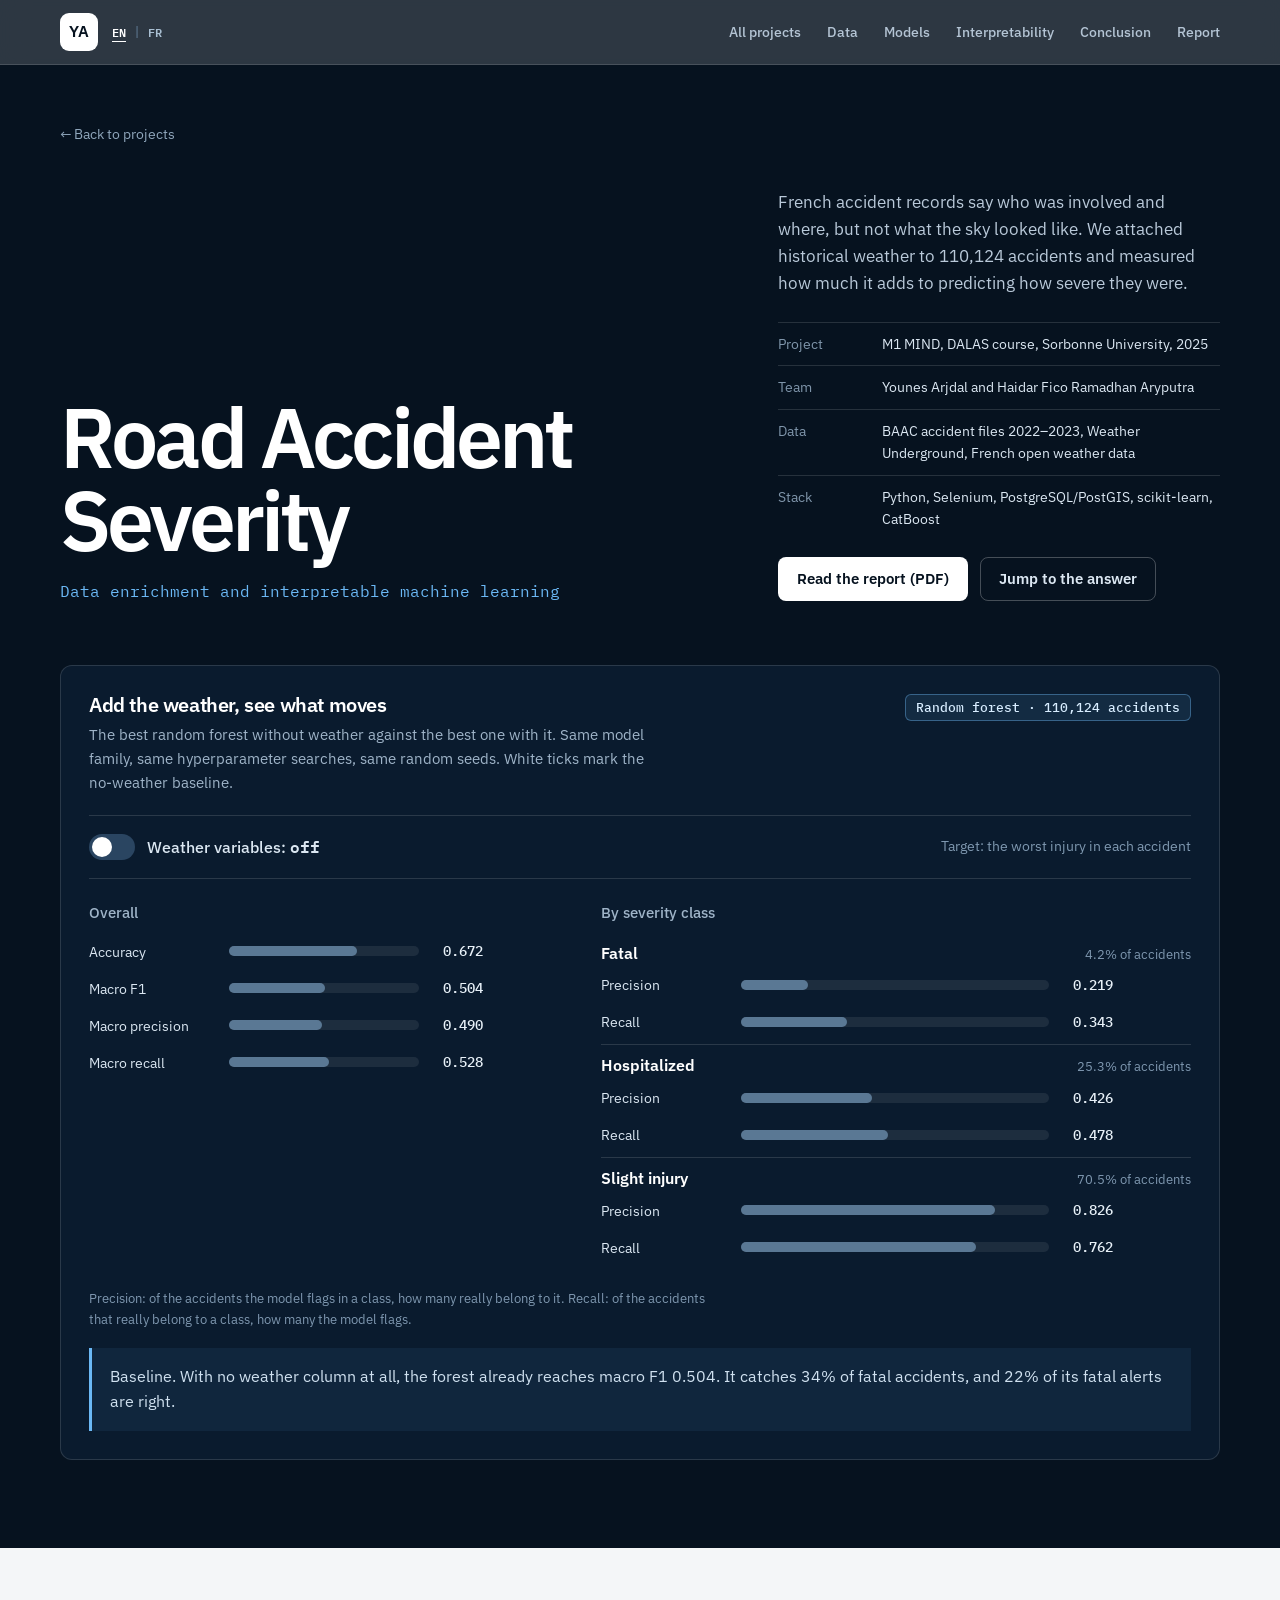
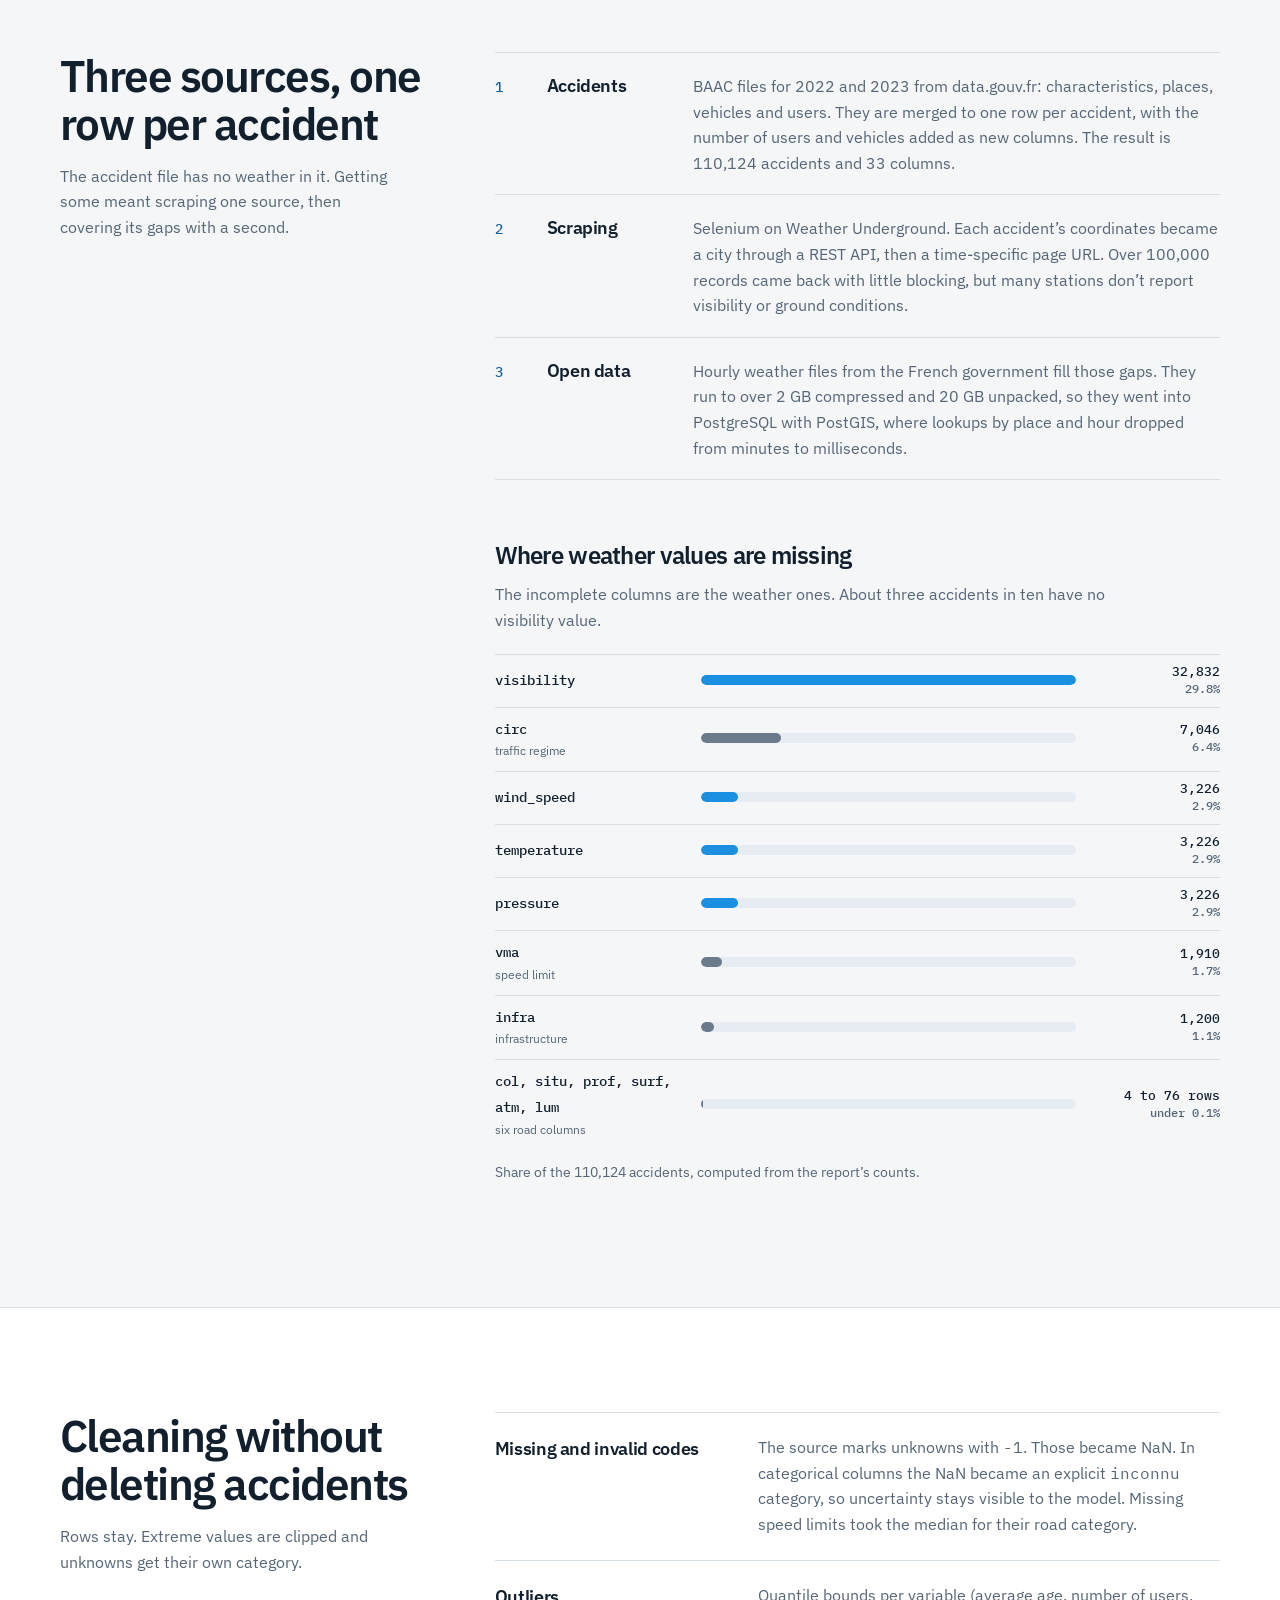
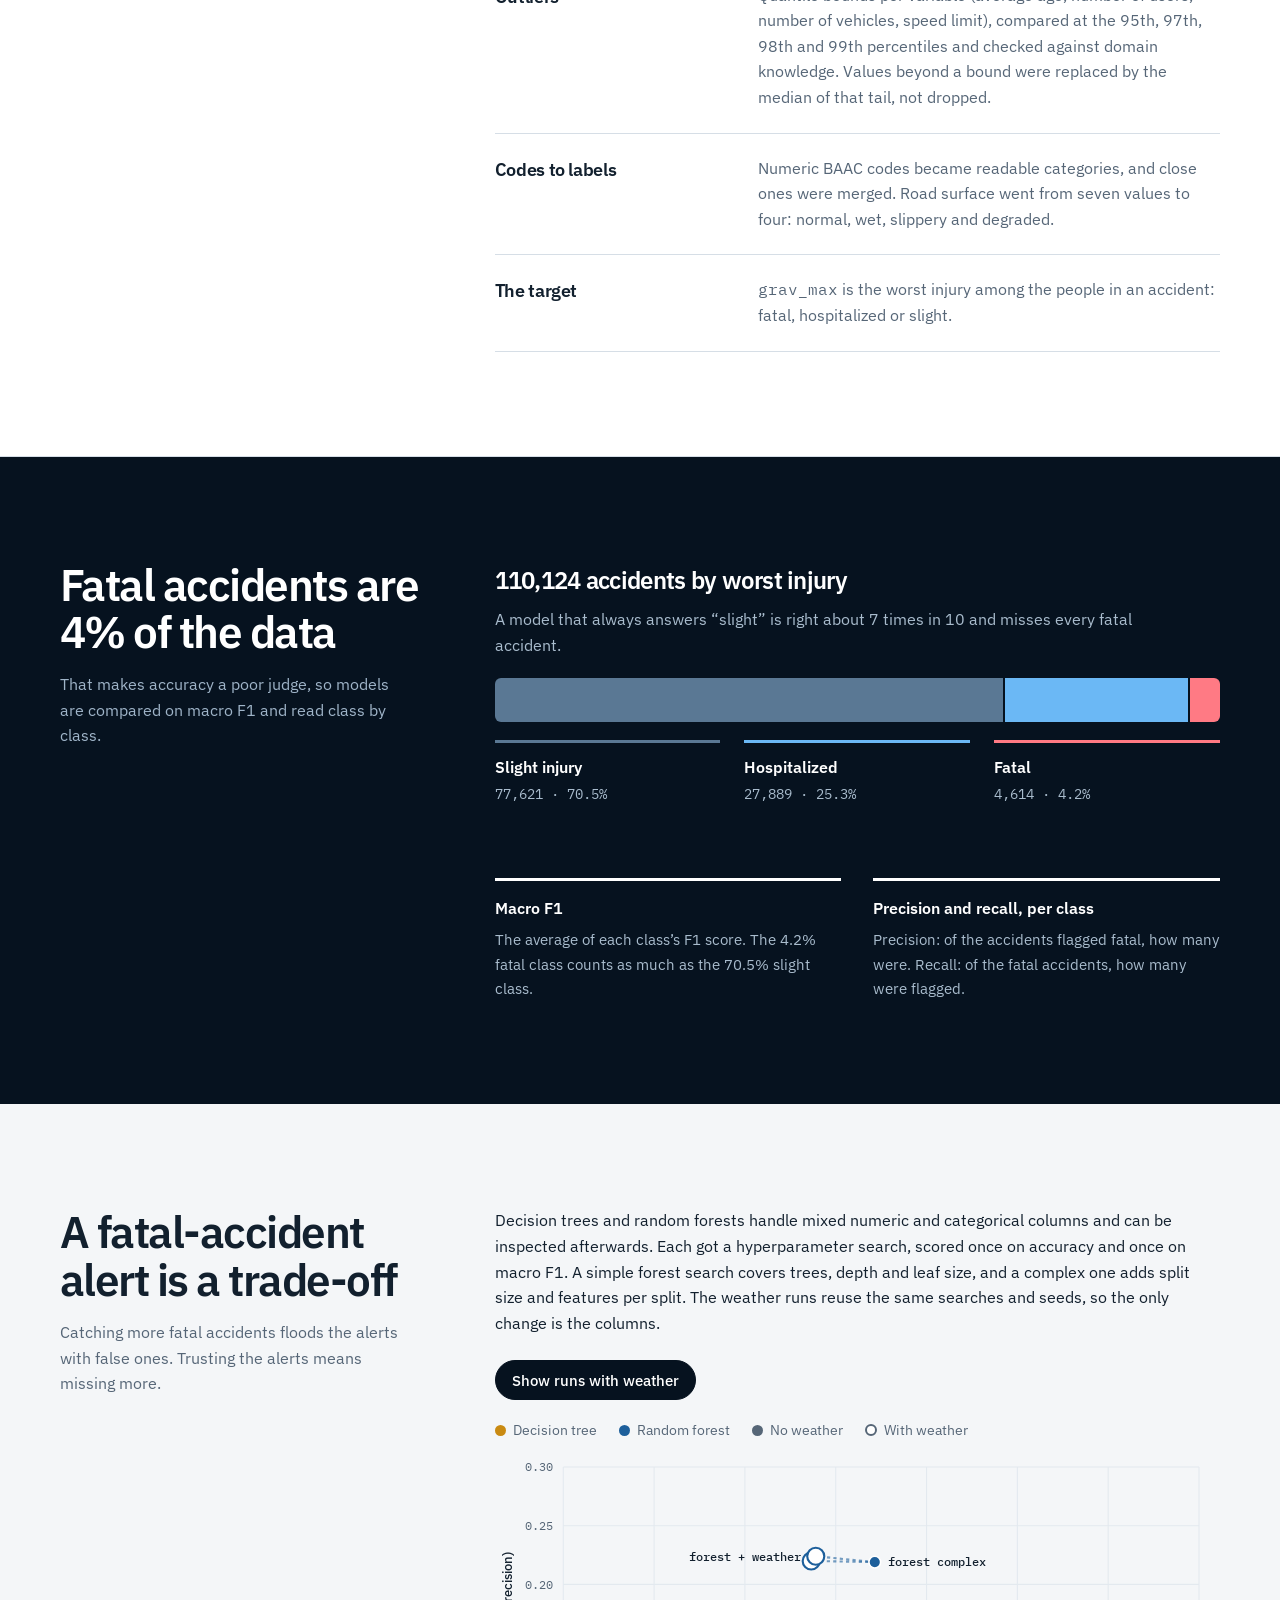
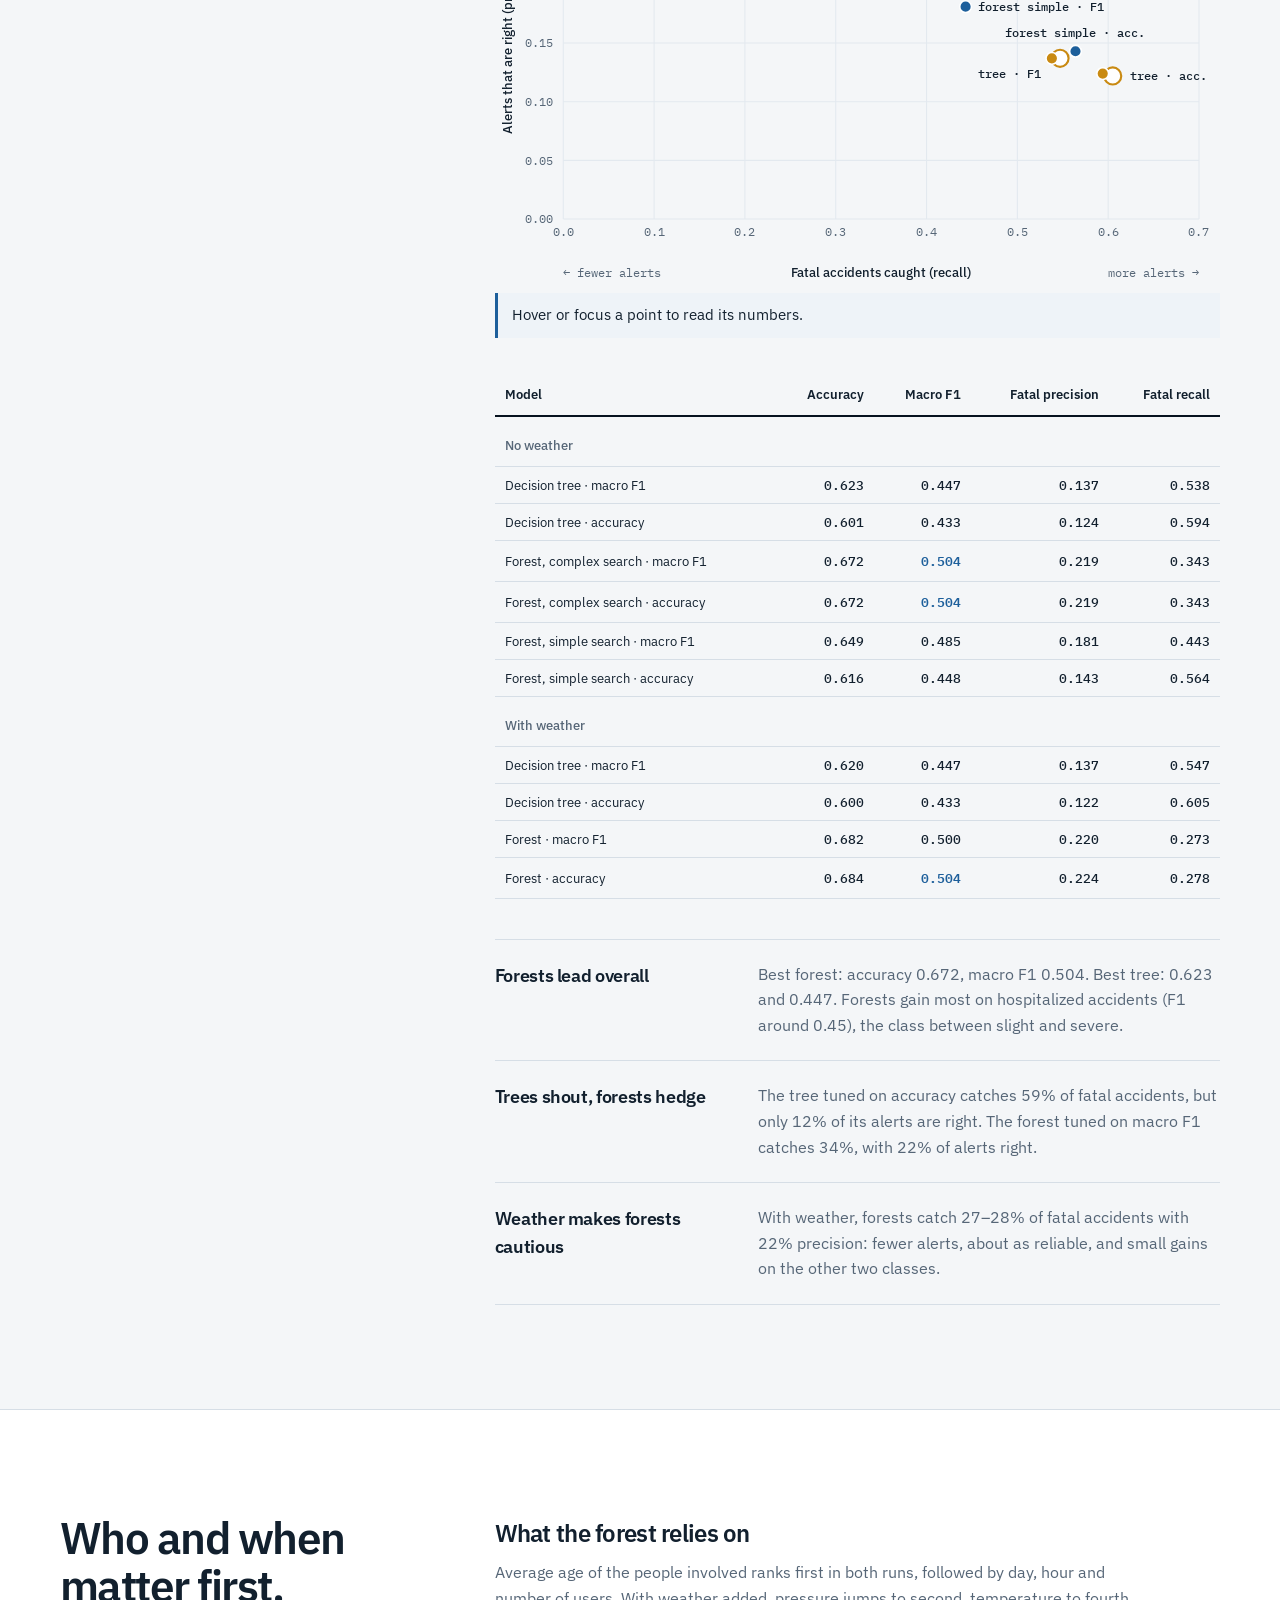
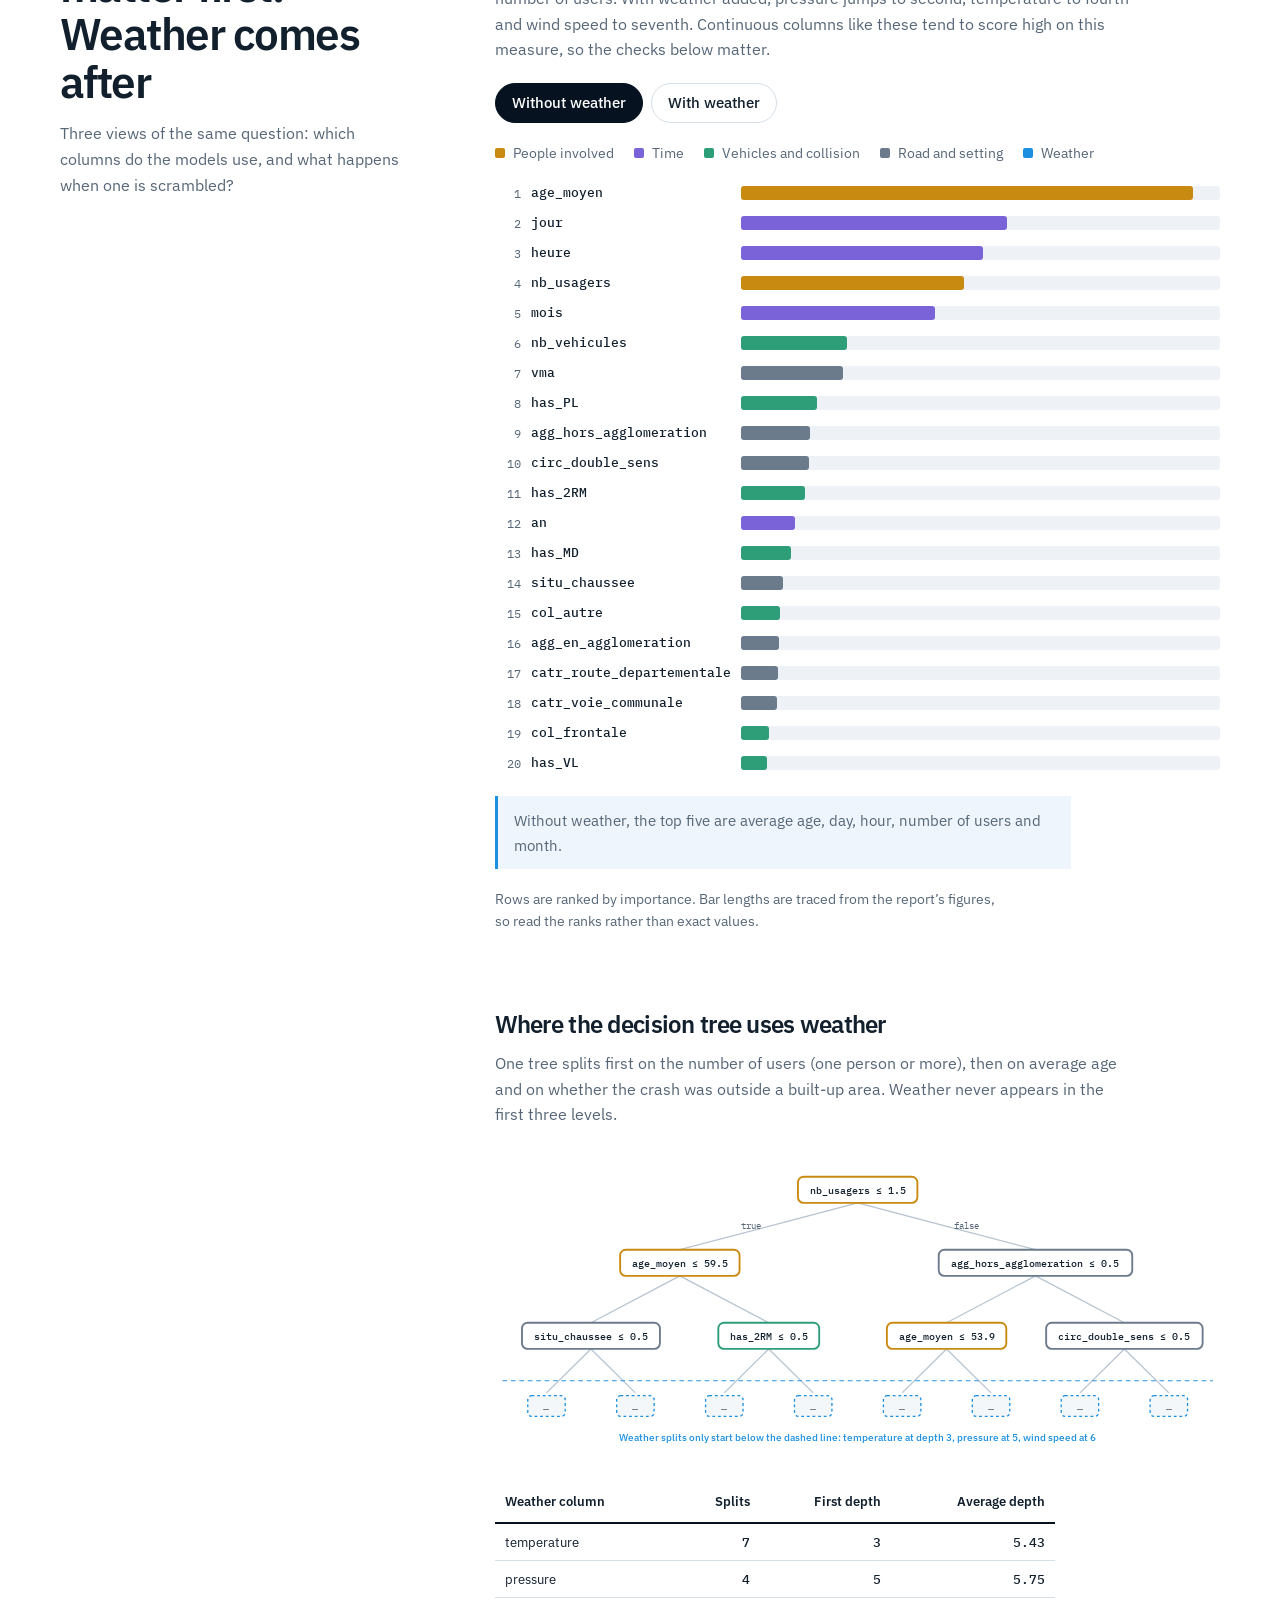
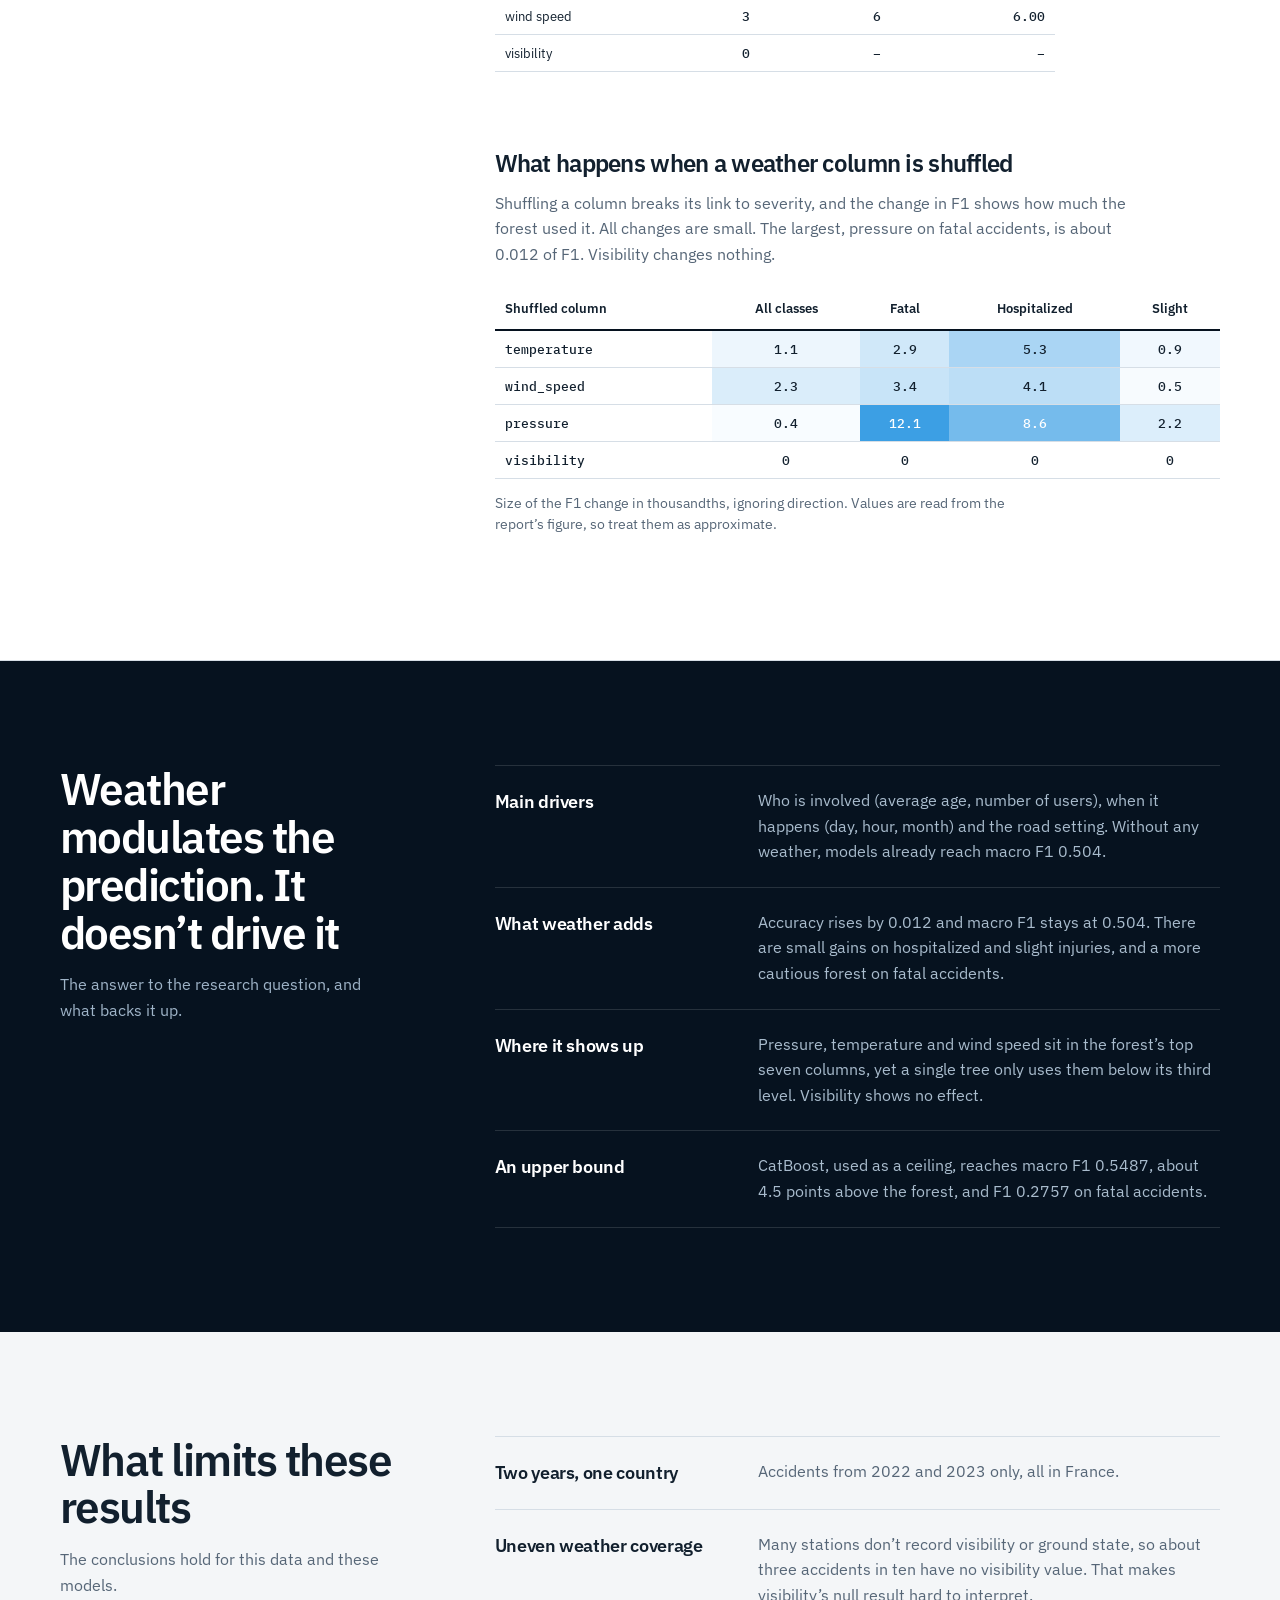
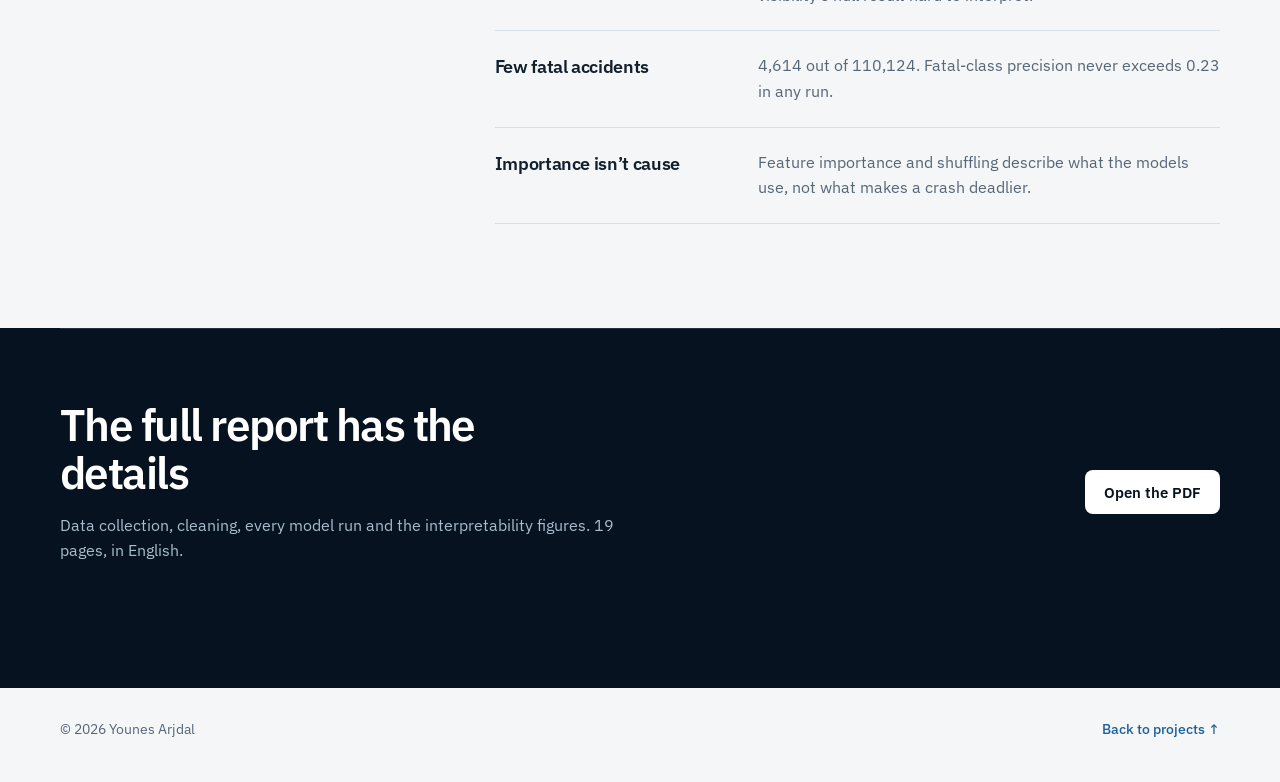
<file: projects/road-accident-severity.html>
<!DOCTYPE html>

<html class="no-js" lang="en">
<head>
<meta charset="utf-8"/>
<meta content="width=device-width, initial-scale=1.0" name="viewport"/>
<meta content="Road Accident Severity: enriching French accident records with historical weather, then measuring with interpretable models how much weather adds to predicting severity." name="description"/>
<meta content="#06121f" name="theme-color"/>
<title>Road Accident Severity - Younes Arjdal</title>
<link href="../assets/favicon.svg" rel="icon" type="image/svg+xml"/>
<link href="https://fonts.googleapis.com" rel="preconnect"/>
<link crossorigin="" href="https://fonts.gstatic.com" rel="preconnect"/>
<link href="https://fonts.googleapis.com/css2?family=IBM+Plex+Mono:wght@400;500;600&amp;family=IBM+Plex+Sans:wght@400;500;600&amp;display=swap" rel="stylesheet"/>
<script>document.documentElement.classList.replace('no-js', 'js');</script>
<style>
    :root {
      --ink: #06121f;
      --ink-2: #0a1b2e;
      --paper: #f4f6f8;
      --text: #12202e;
      --muted: #566677;
      --line: #d6dee6;
      --dline: rgba(255, 255, 255, 0.13);
      --blue: #1d5f9b;
      --cy: #6bb8f5;
      --ok: #4fd69c;
      --bad: #ff7a84;
      --wx: #1b8fe0;
      --g-users: #c98a12;
      --g-time: #7a62d8;
      --g-veh: #2e9e78;
      --g-road: #6b7b8c;
      --mono: "IBM Plex Mono", ui-monospace, SFMono-Regular, Menlo, monospace;
      --sans: "IBM Plex Sans", system-ui, -apple-system, "Segoe UI", sans-serif;
      --r: 8px;
      --w: 1160px;
    }
    .g-users { --g: var(--g-users); } .g-time { --g: var(--g-time); } .g-veh { --g: var(--g-veh); }
    .g-road { --g: var(--g-road); } .g-wx { --g: var(--wx); }

    * { box-sizing: border-box; }
    html { scroll-behavior: smooth; scroll-padding-top: 80px; }
    body { margin: 0; color: var(--text); background: var(--paper); font-family: var(--sans); line-height: 1.6; -webkit-font-smoothing: antialiased; }
    a { color: inherit; }
    code { font-family: var(--mono); }
    .wrap { width: min(calc(100% - 40px), var(--w)); margin: 0 auto; }
    :focus-visible { outline: 3px solid rgba(107, 184, 245, 0.7); outline-offset: 3px; }
    .sr { position: absolute; width: 1px; height: 1px; overflow: hidden; clip: rect(0 0 0 0); white-space: nowrap; }

    /* ---------- Header ---------- */
    .top { position: sticky; top: 0; z-index: 50; background: rgba(6, 18, 31, 0.84); backdrop-filter: blur(14px); border-bottom: 1px solid var(--dline); }
    .top .wrap { display: flex; align-items: center; justify-content: space-between; min-height: 64px; }
    .brand { display: grid; place-items: center; width: 38px; height: 38px; border-radius: 9px; background: #fff; color: var(--ink); font-weight: 600; letter-spacing: -0.03em; text-decoration: none; }
    .top nav { display: flex; gap: 26px; }
    .top nav a { color: #b4c4d4; font-size: 0.9rem; font-weight: 500; text-decoration: none; }
    .top nav a:hover { color: #fff; }

    /* ---------- Buttons ---------- */
    .btn { display: inline-flex; align-items: center; justify-content: center; min-height: 44px; padding: 0 18px; border-radius: var(--r); border: 1px solid transparent; font: 600 0.92rem var(--sans); text-decoration: none; cursor: pointer; transition: background 0.15s, border-color 0.15s, transform 0.15s; }
    .btn:hover { transform: translateY(-1px); }
    .btn-light { background: #fff; color: var(--ink); }
    .btn-light:hover { background: #e6eef6; }
    .btn-ghost { background: transparent; color: #dbe7f2; border-color: rgba(255, 255, 255, 0.25); }
    .btn-ghost:hover { border-color: rgba(255, 255, 255, 0.6); }

    /* ---------- Hero ---------- */
    .hero { background: var(--ink); color: #fff; padding: 56px 0 88px; }
    .back { display: inline-block; margin-bottom: 44px; color: #8fa6bb; font-size: 0.9rem; text-decoration: none; }
    .back:hover { color: #fff; }
    .hero-head { display: grid; grid-template-columns: minmax(0, 1.2fr) minmax(0, 0.8fr); gap: 56px; align-items: end; }
    h1 { margin: 0; font-size: clamp(2.8rem, 6.6vw, 5.8rem); line-height: 0.98; letter-spacing: -0.045em; font-weight: 600; }
    .sub { margin: 20px 0 0; font: 400 1rem var(--mono); color: var(--cy); }
    .lede { margin: 0 0 24px; max-width: 52ch; color: #b9c9d9; font-size: 1.06rem; }
    .meta { display: grid; gap: 10px; margin: 0; font-size: 0.88rem; }
    .meta div { display: grid; grid-template-columns: 92px 1fr; gap: 12px; padding-top: 10px; border-top: 1px solid var(--dline); }
    .meta dt { color: #7f95aa; }
    .meta dd { margin: 0; color: #dbe7f2; }
    .hero-actions { display: flex; flex-wrap: wrap; gap: 12px; margin-top: 26px; }

    /* ---------- Weather demo ---------- */
    .demo { margin-top: 64px; padding: 28px; border: 1px solid var(--dline); border-radius: 12px; background: var(--ink-2); }
    .demo-intro { display: flex; flex-wrap: wrap; align-items: baseline; justify-content: space-between; gap: 8px 24px; margin-bottom: 20px; }
    .demo-intro h2 { margin: 0; font-size: 1.25rem; letter-spacing: -0.02em; font-weight: 600; }
    .demo-intro p { margin: 6px 0 0; max-width: 64ch; color: #9fb4c8; font-size: 0.95rem; }
    .chip { font: 500 0.82rem var(--mono); color: #d8edff; padding: 4px 10px; border: 1px solid rgba(107, 184, 245, 0.4); border-radius: 6px; background: rgba(107, 184, 245, 0.1); white-space: nowrap; }
    .demo-bar { display: flex; flex-wrap: wrap; align-items: center; justify-content: space-between; gap: 16px; padding: 18px 0; border-top: 1px solid var(--dline); border-bottom: 1px solid var(--dline); }
    .switch { display: inline-flex; align-items: center; gap: 12px; color: #dbe7f2; font-weight: 500; cursor: pointer; }
    .switch input { position: absolute; opacity: 0; pointer-events: none; }
    .knob { position: relative; width: 46px; height: 26px; border-radius: 99px; background: #2a4561; transition: background 0.2s; }
    .knob::after { content: ""; position: absolute; top: 3px; left: 3px; width: 20px; height: 20px; border-radius: 50%; background: #fff; transition: transform 0.2s; }
    .switch input:checked + .knob { background: var(--wx); }
    .switch input:checked + .knob::after { transform: translateX(20px); }
    .switch input:focus-visible + .knob { outline: 3px solid rgba(107, 184, 245, 0.7); outline-offset: 3px; }
    .switch b { font-family: var(--mono); font-weight: 600; }
    .demo-hint { color: #7f98b0; font-size: 0.85rem; }

    .wx-grid { display: grid; grid-template-columns: minmax(0, 1fr) minmax(0, 1.25fr); gap: 40px; }
    .wx-grid h3 { margin: 22px 0 8px; color: #9fb4c8; font-size: 0.92rem; font-weight: 500; letter-spacing: 0; }
    .mrow { display: grid; grid-template-columns: 128px minmax(0, 1fr) 52px 66px; gap: 12px; align-items: center; padding: 7px 0; }
    .mlabel { color: #dbe7f2; font-size: 0.9rem; }
    .mbar { position: relative; height: 10px; border-radius: 99px; background: rgba(255, 255, 255, 0.08); }
    .mbar .fill { position: absolute; inset: 0 auto 0 0; border-radius: inherit; background: #5a7894; transition: width 0.6s cubic-bezier(0.2, 0.8, 0.2, 1), background 0.3s; }
    .on-wx .mbar .fill { background: var(--cy); }
    .mbar .tick { position: absolute; top: -4px; bottom: -4px; width: 2px; margin-left: -1px; background: #fff; opacity: 0; transition: opacity 0.3s; }
    .on-wx .mbar .tick { opacity: 0.9; }
    .mval { font: 500 0.85rem var(--mono); text-align: right; color: #e8f1f8; }
    .mdelta { min-height: 1em; font: 500 0.78rem var(--mono); text-align: right; white-space: nowrap; }
    .mdelta.up { color: var(--ok); } .mdelta.down { color: var(--bad); } .mdelta.flat { color: #7f98b0; }
    .cblock { padding: 8px 0 4px; border-top: 1px solid var(--dline); }
    .cblock:first-of-type { border-top: 0; }
    .chead { display: flex; justify-content: space-between; align-items: baseline; }
    .chead b { font-weight: 600; }
    .chead span { color: #7f98b0; font-size: 0.8rem; }
    .fine { margin: 18px 0 0; color: #7f98b0; font-size: 0.82rem; max-width: 80ch; }
    .verdict { margin: 18px 0 0; padding: 16px 18px; border-left: 3px solid var(--cy); background: rgba(107, 184, 245, 0.07); color: #cfe0ef; }

    /* ---------- Sections ---------- */
    .sec { padding: 104px 0; }
    .sec.white { background: #fff; border-top: 1px solid var(--line); border-bottom: 1px solid var(--line); }
    .sec.dark { background: var(--ink); color: #fff; }
    .split { display: grid; grid-template-columns: minmax(0, 4fr) minmax(0, 8fr); gap: 72px; }
    .split > * { min-width: 0; }
    .split > header { align-self: start; position: sticky; top: 96px; }
    h2 { margin: 0 0 16px; font-size: clamp(1.9rem, 3.4vw, 2.8rem); line-height: 1.1; letter-spacing: -0.035em; font-weight: 600; }
    .split > header p { max-width: 34ch; margin: 0; color: var(--muted); }
    .dark .split > header p { color: #9fb4c8; }
    h3 { margin: 0; font-size: 1.15rem; letter-spacing: -0.02em; font-weight: 600; }
    p { margin-top: 0; }
    .block + .block { margin-top: 72px; }
    .block > h3 { margin-bottom: 8px; font-size: 1.5rem; letter-spacing: -0.03em; }
    .block > p { max-width: 64ch; margin-bottom: 20px; color: var(--muted); }
    .dark .block > p { color: #a9bccd; }
    .note { margin: 14px 0 0; color: var(--muted); font-size: 0.85rem; max-width: 72ch; }
    .dark .note { color: #8097ac; }

    /* Steps + rows */
    .steps { counter-reset: s; margin: 0 0 56px; padding: 0; list-style: none; border-top: 1px solid var(--line); }
    .steps li { display: grid; grid-template-columns: 36px 130px 1fr; gap: 16px; align-items: baseline; padding: 18px 0; border-bottom: 1px solid var(--line); }
    .steps li::before { counter-increment: s; content: counter(s); color: var(--blue); font: 500 0.9rem var(--mono); }
    .steps b { font-size: 1.15rem; letter-spacing: -0.02em; font-weight: 600; }
    .steps span { color: var(--muted); }
    .rows { margin: 0; padding: 0; list-style: none; border-top: 1px solid var(--line); }
    .rows > div, .rows > li { display: grid; grid-template-columns: minmax(0, 1fr) minmax(0, 2fr); gap: 32px; padding: 22px 0; border-bottom: 1px solid var(--line); }
    .rows dt { font-size: 1.1rem; font-weight: 600; letter-spacing: -0.02em; }
    .rows dd { margin: 0; color: var(--muted); }
    .dark .rows, .dark .rows > div { border-color: var(--dline); }
    .dark .rows dd { color: #a9bccd; }
    .dark .rows dt { color: #fff; }

    /* Missing values */
    .miss { display: grid; gap: 2px; }
    .mi { display: grid; grid-template-columns: 190px minmax(0, 1fr) 128px; gap: 16px; align-items: center; padding: 8px 0; border-top: 1px solid var(--line); }
    .mi code { font-size: 0.85rem; font-weight: 500; }
    .mi small { display: block; color: var(--muted); font-family: var(--sans); font-size: 0.78rem; }
    .mi .tr { height: 10px; border-radius: 99px; background: #e6ecf2; overflow: hidden; }
    .mi .bw { display: block; width: var(--w); height: 100%; border-radius: inherit; background: var(--g); transition: width 0.9s cubic-bezier(0.2, 0.8, 0.2, 1); }
    .js .grow:not(.on) .bw { width: 0; }
    .mi .v { text-align: right; font: 500 0.82rem var(--mono); }
    .mi .v small { display: inline; font-family: var(--mono); }

    /* Class proportion */
    .prop { display: flex; height: 44px; border-radius: 6px; overflow: hidden; gap: 2px; }
    .prop span { display: block; min-width: 4px; }
    .p-slight { background: #5a7894; } .p-hosp { background: var(--cy); } .p-fatal { background: var(--bad); }
    .plegend { display: grid; grid-template-columns: repeat(3, minmax(0, 1fr)); gap: 24px; margin-top: 18px; }
    .plegend div { padding-top: 12px; border-top: 3px solid var(--c); }
    .plegend b { display: block; font-weight: 600; }
    .plegend span { color: #a9bccd; font: 400 0.88rem var(--mono); }
    .defs { display: grid; grid-template-columns: 1fr 1fr; gap: 32px; }
    .defs div { padding-top: 14px; border-top: 3px solid #fff; }
    .defs h4 { margin: 0 0 6px; font-size: 1.02rem; font-weight: 600; }
    .defs p { margin: 0; color: #a9bccd; font-size: 0.95rem; }

    /* Tabs / toggles */
    .tabs { display: flex; flex-wrap: wrap; gap: 8px; margin-bottom: 20px; }
    .tab { min-height: 40px; padding: 0 16px; border: 1px solid var(--line); border-radius: 99px; background: #fff; color: var(--text); font: 500 0.92rem var(--sans); cursor: pointer; }
    .tab[aria-pressed="true"] { background: var(--ink); border-color: var(--ink); color: #fff; }

    /* Scatter */
    .legend-row { display: flex; flex-wrap: wrap; gap: 8px 22px; align-items: center; margin: 0 0 8px; color: var(--muted); font-size: 0.85rem; }
    .legend-row i { display: inline-block; width: 11px; height: 11px; margin-right: 7px; border-radius: 50%; vertical-align: -1px; }
    .legend-row .ring { background: #fff; border: 2px solid var(--muted); width: 12px; height: 12px; }
    .scatter svg { display: block; width: 100%; height: auto; overflow: visible; }
    .scatter .gl { stroke: #e3e9ef; stroke-width: 1; }
    .scatter .ax { fill: var(--muted); font: 400 11px var(--mono); }
    .scatter .at { fill: var(--text); font: 500 12px var(--sans); }
    .scatter .pl { fill: var(--text); font: 500 11px var(--mono); }
    .scatter .pt { cursor: pointer; outline: none; }
    .scatter .pt:focus-visible circle, .scatter .pt:hover circle { stroke-width: 3; }
    .scatter.wx-off .wxel { display: none; }
    .readout { min-height: 3em; margin: 6px 0 0; padding: 10px 14px; border-left: 3px solid var(--blue); background: #eef3f8; font-size: 0.92rem; }

    /* Runs table */
    .tw { overflow-x: auto; margin-top: 36px; }
    table.runs, table.perm, table.depth { width: 100%; border-collapse: collapse; font-size: 0.9rem; }
    .runs th, .perm th, .depth th { padding: 10px 10px; border-bottom: 2px solid var(--ink); font-size: 0.82rem; font-weight: 600; text-align: right; white-space: nowrap; }
    .runs th:first-child, .perm th:first-child, .depth th:first-child { text-align: left; }
    .runs td, .depth td { padding: 9px 10px; border-bottom: 1px solid var(--line); text-align: right; font: 500 0.84rem var(--mono); }
    .runs td:first-child, .depth td:first-child { text-align: left; font-family: var(--sans); font-weight: 400; }
    .runs td.best { font-weight: 600; color: var(--blue); }
    .runs tr.grp th { padding-top: 18px; border-bottom: 1px solid var(--line); color: var(--muted); font-weight: 500; text-align: left; }

    /* Importance */
    .imp-legend { display: flex; flex-wrap: wrap; gap: 6px 20px; margin: 18px 0 14px; color: var(--muted); font-size: 0.85rem; }
    .imp-legend span::before { content: ""; display: inline-block; width: 10px; height: 10px; margin-right: 8px; border-radius: 2px; background: var(--g); }
    .imp { --rh: 30px; position: relative; height: calc(20 * var(--rh)); }
    .irow { position: absolute; top: 0; left: 0; right: 0; height: var(--rh); display: grid; grid-template-columns: 26px 200px minmax(0, 1fr); gap: 10px; align-items: center; transition: transform 0.7s cubic-bezier(0.2, 0.8, 0.2, 1), opacity 0.4s; }
    .irow.gone { opacity: 0; pointer-events: none; }
    .irank { color: var(--muted); font: 400 0.76rem var(--mono); text-align: right; }
    .iname { overflow: hidden; text-overflow: ellipsis; white-space: nowrap; font-size: 0.8rem; font-weight: 500; }
    .irow.g-wx .iname { color: var(--wx); font-weight: 600; }
    .itrack { height: 14px; border-radius: 3px; background: #eef2f6; }
    .ifill { display: block; height: 100%; border-radius: 3px; background: var(--g); transition: width 0.7s cubic-bezier(0.2, 0.8, 0.2, 1); }
    .imp-note { margin: 18px 0 0; padding: 12px 16px; border-left: 3px solid var(--wx); background: #eef5fc; font-size: 0.95rem; max-width: 72ch; }

    /* Tree */
    .tree { overflow-x: auto; margin: 22px 0 18px; padding: 8px 0; }
    .tree svg { display: block; min-width: 700px; width: 100%; height: auto; }
    .tree .n { fill: #fff; stroke: var(--g); stroke-width: 2; }
    .tree text { fill: var(--text); font: 500 11px var(--mono); }
    .tree .e { stroke: #b7c4d1; stroke-width: 1.4; fill: none; }
    .tree .el { fill: var(--muted); font: 400 10px var(--mono); }
    .tree .leaf { fill: #f4f7fa; stroke: var(--wx); stroke-width: 1.4; stroke-dasharray: 3 3; }
    .tree .cut { stroke: var(--wx); stroke-width: 1; stroke-dasharray: 5 4; }
    .tree .cap { fill: var(--wx); font: 500 11px var(--sans); }
    table.depth { max-width: 560px; }

    /* Permutation */
    table.perm td { padding: 0; border-bottom: 1px solid var(--line); }
    table.perm td.f { padding: 9px 10px; font: 500 0.84rem var(--mono); }
    table.perm td.c span { display: block; padding: 9px 0; text-align: center; font: 500 0.84rem var(--mono); background: rgba(27, 143, 224, calc(var(--v) * 0.85)); color: var(--text); }
    table.perm td.c.hi span { color: #fff; }
    table.perm th:not(:first-child) { text-align: center; }

    /* Report */
    .report { display: flex; flex-wrap: wrap; align-items: center; justify-content: space-between; gap: 32px; padding-top: 72px; border-top: 1px solid var(--dline); }
    .report h2 { max-width: 20ch; color: #fff; }
    .report p { max-width: 56ch; margin: 0 0 20px; color: #a9bccd; }
    footer.foot { padding: 30px 0 42px; color: var(--muted); font-size: 0.88rem; }
    footer.foot .wrap { display: flex; justify-content: space-between; gap: 20px; flex-wrap: wrap; }
    footer.foot a { text-decoration: none; font-weight: 500; color: var(--blue); }

    /* ---------- Responsive ---------- */
    @media (max-width: 980px) {
      .hero-head { grid-template-columns: 1fr; gap: 36px; }
      .split { grid-template-columns: minmax(0, 1fr); gap: 32px; }
      .split > header { position: static; }
      .rows > div, .rows > li { grid-template-columns: 1fr; gap: 8px; }
      .wx-grid { grid-template-columns: 1fr; gap: 0; }
      .defs { grid-template-columns: 1fr; }
    }
    @media (max-width: 720px) {
      .top nav a:not(:first-child) { display: none; }
      .sec { padding: 72px 0; }
      .demo { padding: 20px 16px; }
      .mrow { grid-template-columns: 92px minmax(0, 1fr) 44px 58px; gap: 8px; }
      .steps li { grid-template-columns: 28px 1fr; }
      .steps li span { grid-column: 2; }
      .mi { grid-template-columns: 1fr 100px; gap: 6px 12px; }
      .mi .tr { grid-column: 1 / -1; grid-row: 2; }
      .plegend { grid-template-columns: 1fr; gap: 14px; }
      .irow { grid-template-columns: 22px 150px minmax(0, 1fr); gap: 8px; }
      .iname { font-size: 0.72rem; }
    }
    @media (prefers-reduced-motion: reduce) {
      html { scroll-behavior: auto; }
      *, *::before, *::after { transition-duration: 0.01ms !important; }
    }
  
/* Language switch : EN | FR, adjacent to YA */
.identity-row{display:flex;align-items:center;gap:12px;flex-shrink:0}
.top .identity-row .lang-switch{position:static!important;top:auto;left:auto;right:auto;display:inline-flex!important;align-items:center;flex-direction:row!important;gap:7px!important;padding:0;background:none;border:0;white-space:nowrap}
.top .identity-row .lang-switch a{display:inline-flex!important;align-items:center;font:600 .76rem var(--mono);text-decoration:none;color:#a9bfd2;padding:7px 2px;border:0}
.top .identity-row .lang-switch a[aria-current="page"]{color:#fff;text-decoration:underline;text-underline-offset:4px}
.top .identity-row .lang-switch a:hover{color:#fff}
.lang-switch .lang-divider{color:#67839d;font-size:.8rem}
@media(max-width:420px){.identity-row{gap:8px}.top .identity-row .lang-switch{gap:4px!important}}
</style>
<link href="https://younesmrc.github.io/projects/road-accident-severity.html" hreflang="en" rel="alternate"/><link href="https://younesmrc.github.io/fr/projects/road-accident-severity.html" hreflang="fr" rel="alternate"/><link href="https://younesmrc.github.io/projects/road-accident-severity.html" hreflang="x-default" rel="alternate"/></head>
<body>
<header class="top">
<div class="wrap">
<div class="identity-row"><a aria-label="Go to home" class="brand" href="../index.html#home">YA</a><nav aria-label="Choose language" class="lang-switch"><a aria-current="page" href="#" lang="en">EN</a><span aria-hidden="true" class="lang-divider">|</span><a href="../fr/projects/road-accident-severity.html" lang="fr">FR</a></nav></div>
<nav aria-label="Project navigation">
<a href="../index.html#projects">All projects</a>
<a href="#data">Data</a>
<a href="#models">Models</a>
<a href="#interpretability">Interpretability</a>
<a href="#conclusion">Conclusion</a>
<a href="#report">Report</a>
</nav>
</div>
</header>
<main>
<!-- ================= HERO + WEATHER DEMO ================= -->
<section class="hero" id="top">
<div class="wrap">
<a class="back" href="../index.html#projects">← Back to projects</a>
<div class="hero-head">
<div>
<h1>Road Accident<br/>Severity</h1>
<p class="sub">Data enrichment and interpretable machine learning</p>
</div>
<div>
<p class="lede">
              French accident records say who was involved and where, but not what the sky looked like. We attached
              historical weather to 110,124 accidents and measured how much it adds to predicting how severe they were.
            </p>
<dl class="meta">
<div><dt>Project</dt><dd>M1 MIND, DALAS course, Sorbonne University, 2025</dd></div>
<div><dt>Team</dt><dd>Younes Arjdal and Haidar Fico Ramadhan Aryputra</dd></div>
<div><dt>Data</dt><dd>BAAC accident files 2022–2023, Weather Underground, French open weather data</dd></div>
<div><dt>Stack</dt><dd>Python, Selenium, PostgreSQL/PostGIS, scikit-learn, CatBoost</dd></div>
</dl>
<div class="hero-actions">
<a class="btn btn-light" href="../assets/projects/road-accident-severity/report.pdf" rel="noreferrer" target="_blank">Read the report (PDF)</a>
<a class="btn btn-ghost" href="#conclusion">Jump to the answer</a>
</div>
</div>
</div>
<div class="demo" id="wx-demo">
<div class="demo-intro">
<div>
<h2>Add the weather, see what moves</h2>
<p>The best random forest without weather against the best one with it. Same model family, same hyperparameter searches, same random seeds. White ticks mark the no-weather baseline.</p>
</div>
<code class="chip">Random forest · 110,124 accidents</code>
</div>
<div class="demo-bar">
<label class="switch">
<input id="wx-toggle" role="switch" type="checkbox"/>
<span class="knob"></span>
<span>Weather variables: <b id="wx-state">off</b></span>
</label>
<span class="demo-hint">Target: the worst injury in each accident</span>
</div>
<div class="wx-grid">
<div><h3>Overall</h3><div id="wx-overall"></div></div>
<div><h3>By severity class</h3><div id="wx-classes"></div></div>
</div>
<noscript><p class="fine">Turn on JavaScript to use this comparison. The same numbers are in the table in the Models section.</p></noscript>
<p class="fine">Precision: of the accidents the model flags in a class, how many really belong to it. Recall: of the accidents that really belong to a class, how many the model flags.</p>
<p aria-live="polite" class="verdict" id="wx-verdict"></p>
</div>
</div>
</section>
<!-- ================= DATA ================= -->
<section class="sec" id="data">
<div class="wrap split">
<header>
<h2>Three sources, one row per accident</h2>
<p>The accident file has no weather in it. Getting some meant scraping one source, then covering its gaps with a second.</p>
</header>
<div>
<ol class="steps">
<li><b>Accidents</b><span>BAAC files for 2022 and 2023 from data.gouv.fr: characteristics, places, vehicles and users. They are merged to one row per accident, with the number of users and vehicles added as new columns. The result is 110,124 accidents and 33 columns.</span></li>
<li><b>Scraping</b><span>Selenium on Weather Underground. Each accident’s coordinates became a city through a REST API, then a time-specific page URL. Over 100,000 records came back with little blocking, but many stations don’t report visibility or ground conditions.</span></li>
<li><b>Open data</b><span>Hourly weather files from the French government fill those gaps. They run to over 2 GB compressed and 20 GB unpacked, so they went into PostgreSQL with PostGIS, where lookups by place and hour dropped from minutes to milliseconds.</span></li>
</ol>
<div class="block">
<h3>Where weather values are missing</h3>
<p>The incomplete columns are the weather ones. About three accidents in ten have no visibility value.</p>
<div class="miss grow" id="miss"></div>
<p class="note">Share of the 110,124 accidents, computed from the report’s counts.</p>
</div>
</div>
</div>
</section>
<!-- ================= PREPARATION ================= -->
<section class="sec white" id="prep">
<div class="wrap split">
<header>
<h2>Cleaning without deleting accidents</h2>
<p>Rows stay. Extreme values are clipped and unknowns get their own category.</p>
</header>
<dl class="rows">
<div>
<dt>Missing and invalid codes</dt>
<dd>The source marks unknowns with <code>-1</code>. Those became NaN. In categorical columns the NaN became an explicit <code>inconnu</code> category, so uncertainty stays visible to the model. Missing speed limits took the median for their road category.</dd>
</div>
<div>
<dt>Outliers</dt>
<dd>Quantile bounds per variable (average age, number of users, number of vehicles, speed limit), compared at the 95th, 97th, 98th and 99th percentiles and checked against domain knowledge. Values beyond a bound were replaced by the median of that tail, not dropped.</dd>
</div>
<div>
<dt>Codes to labels</dt>
<dd>Numeric BAAC codes became readable categories, and close ones were merged. Road surface went from seven values to four: normal, wet, slippery and degraded.</dd>
</div>
<div>
<dt>The target</dt>
<dd><code>grav_max</code> is the worst injury among the people in an accident: fatal, hospitalized or slight.</dd>
</div>
</dl>
</div>
</section>
<!-- ================= TARGET ================= -->
<section class="sec dark" id="target">
<div class="wrap split">
<header>
<h2>Fatal accidents are 4% of the data</h2>
<p>That makes accuracy a poor judge, so models are compared on macro F1 and read class by class.</p>
</header>
<div>
<div class="block">
<h3>110,124 accidents by worst injury</h3>
<p>A model that always answers “slight” is right about 7 times in 10 and misses every fatal accident.</p>
<div aria-label="Slight injury 77,621 accidents, hospitalized 27,889, fatal 4,614" class="prop" role="img">
<span class="p-slight" style="flex: 77621"></span>
<span class="p-hosp" style="flex: 27889"></span>
<span class="p-fatal" style="flex: 4614"></span>
</div>
<div class="plegend">
<div style="--c: #5a7894"><b>Slight injury</b><span>77,621 · 70.5%</span></div>
<div style="--c: var(--cy)"><b>Hospitalized</b><span>27,889 · 25.3%</span></div>
<div style="--c: var(--bad)"><b>Fatal</b><span>4,614 · 4.2%</span></div>
</div>
</div>
<div class="block">
<div class="defs">
<div>
<h4>Macro F1</h4>
<p>The average of each class’s F1 score. The 4.2% fatal class counts as much as the 70.5% slight class.</p>
</div>
<div>
<h4>Precision and recall, per class</h4>
<p>Precision: of the accidents flagged fatal, how many were. Recall: of the fatal accidents, how many were flagged.</p>
</div>
</div>
</div>
</div>
</div>
</section>
<!-- ================= MODELS ================= -->
<section class="sec" id="models">
<div class="wrap split">
<header>
<h2>A fatal-accident alert is a trade-off</h2>
<p>Catching more fatal accidents floods the alerts with false ones. Trusting the alerts means missing more.</p>
</header>
<div>
<p class="note" style="margin: 0 0 24px; font-size: 1rem; color: var(--text)">
            Decision trees and random forests handle mixed numeric and categorical columns and can be inspected afterwards.
            Each got a hyperparameter search, scored once on accuracy and once on macro F1. A simple forest search covers
            trees, depth and leaf size, and a complex one adds split size and features per split. The weather runs reuse the
            same searches and seeds, so the only change is the columns.
          </p>
<div class="tabs">
<button aria-pressed="true" class="tab" id="sc-wx" type="button">Show runs with weather</button>
</div>
<div aria-hidden="true" class="legend-row">
<span><i style="background: var(--g-users)"></i>Decision tree</span>
<span><i style="background: var(--blue)"></i>Random forest</span>
<span><i style="background: var(--muted)"></i>No weather</span>
<span><i class="ring"></i>With weather</span>
</div>
<div class="scatter" id="scatter"></div>
<p aria-live="polite" class="readout" id="sc-readout">Hover or focus a point to read its numbers.</p>
<div class="tw">
<table class="runs">
<thead><tr><th scope="col">Model</th><th scope="col">Accuracy</th><th scope="col">Macro F1</th><th scope="col">Fatal precision</th><th scope="col">Fatal recall</th></tr></thead>
<tbody id="runs-body"></tbody>
</table>
</div>
<dl class="rows" style="margin-top: 40px">
<div>
<dt>Forests lead overall</dt>
<dd>Best forest: accuracy 0.672, macro F1 0.504. Best tree: 0.623 and 0.447. Forests gain most on hospitalized accidents (F1 around 0.45), the class between slight and severe.</dd>
</div>
<div>
<dt>Trees shout, forests hedge</dt>
<dd>The tree tuned on accuracy catches 59% of fatal accidents, but only 12% of its alerts are right. The forest tuned on macro F1 catches 34%, with 22% of alerts right.</dd>
</div>
<div>
<dt>Weather makes forests cautious</dt>
<dd>With weather, forests catch 27–28% of fatal accidents with 22% precision: fewer alerts, about as reliable, and small gains on the other two classes.</dd>
</div>
</dl>
</div>
</div>
</section>
<!-- ================= INTERPRETABILITY ================= -->
<section class="sec white" id="interpretability">
<div class="wrap split">
<header>
<h2>Who and when matter first. Weather comes after</h2>
<p>Three views of the same question: which columns do the models use, and what happens when one is scrambled?</p>
</header>
<div>
<div class="block">
<h3>What the forest relies on</h3>
<p>Average age of the people involved ranks first in both runs, followed by day, hour and number of users. With weather added, pressure jumps to second, temperature to fourth and wind speed to seventh. Continuous columns like these tend to score high on this measure, so the checks below matter.</p>
<div aria-label="Forest run" class="tabs" role="group">
<button aria-pressed="true" class="tab" data-imp="no" type="button">Without weather</button>
<button aria-pressed="false" class="tab" data-imp="wx" type="button">With weather</button>
</div>
<div aria-hidden="true" class="imp-legend">
<span class="g-users">People involved</span><span class="g-time">Time</span><span class="g-veh">Vehicles and collision</span><span class="g-road">Road and setting</span><span class="g-wx">Weather</span>
</div>
<div aria-label="Top 20 column importances for the random forest. Bars are traced from the report’s figures." class="imp" id="imp" role="img"></div>
<noscript><p class="note">Turn on JavaScript to see this chart, or open the report for the same figure.</p></noscript>
<p aria-live="polite" class="imp-note" id="imp-note"></p>
<p class="note">Rows are ranked by importance. Bar lengths are traced from the report’s figures, so read the ranks rather than exact values.</p>
</div>
<div class="block">
<h3>Where the decision tree uses weather</h3>
<p>One tree splits first on the number of users (one person or more), then on average age and on whether the crash was outside a built-up area. Weather never appears in the first three levels.</p>
<div class="tree" id="tree"></div>
<div class="tw" style="margin-top: 8px">
<table class="depth">
<thead><tr><th scope="col">Weather column</th><th scope="col">Splits</th><th scope="col">First depth</th><th scope="col">Average depth</th></tr></thead>
<tbody>
<tr><td>temperature</td><td>7</td><td>3</td><td>5.43</td></tr>
<tr><td>pressure</td><td>4</td><td>5</td><td>5.75</td></tr>
<tr><td>wind speed</td><td>3</td><td>6</td><td>6.00</td></tr>
<tr><td>visibility</td><td>0</td><td>–</td><td>–</td></tr>
</tbody>
</table>
</div>
</div>
<div class="block">
<h3>What happens when a weather column is shuffled</h3>
<p>Shuffling a column breaks its link to severity, and the change in F1 shows how much the forest used it. All changes are small. The largest, pressure on fatal accidents, is about 0.012 of F1. Visibility changes nothing.</p>
<div class="tw" style="margin-top: 0">
<table class="perm">
<thead><tr><th scope="col">Shuffled column</th><th scope="col">All classes</th><th scope="col">Fatal</th><th scope="col">Hospitalized</th><th scope="col">Slight</th></tr></thead>
<tbody>
<tr><td class="f">temperature</td><td class="c" style="--v: .09"><span>1.1</span></td><td class="c" style="--v: .24"><span>2.9</span></td><td class="c" style="--v: .44"><span>5.3</span></td><td class="c" style="--v: .07"><span>0.9</span></td></tr>
<tr><td class="f">wind_speed</td><td class="c" style="--v: .19"><span>2.3</span></td><td class="c" style="--v: .28"><span>3.4</span></td><td class="c" style="--v: .34"><span>4.1</span></td><td class="c" style="--v: .04"><span>0.5</span></td></tr>
<tr><td class="f">pressure</td><td class="c" style="--v: .03"><span>0.4</span></td><td class="c hi" style="--v: 1"><span>12.1</span></td><td class="c hi" style="--v: .71"><span>8.6</span></td><td class="c" style="--v: .18"><span>2.2</span></td></tr>
<tr><td class="f">visibility</td><td class="c" style="--v: 0"><span>0</span></td><td class="c" style="--v: 0"><span>0</span></td><td class="c" style="--v: 0"><span>0</span></td><td class="c" style="--v: 0"><span>0</span></td></tr>
</tbody>
</table>
</div>
<p class="note">Size of the F1 change in thousandths, ignoring direction. Values are read from the report’s figure, so treat them as approximate.</p>
</div>
</div>
</div>
</section>
<!-- ================= CONCLUSION ================= -->
<section class="sec dark" id="conclusion">
<div class="wrap split">
<header>
<h2>Weather modulates the prediction. It doesn’t drive it</h2>
<p>The answer to the research question, and what backs it up.</p>
</header>
<dl class="rows">
<div>
<dt>Main drivers</dt>
<dd>Who is involved (average age, number of users), when it happens (day, hour, month) and the road setting. Without any weather, models already reach macro F1 0.504.</dd>
</div>
<div>
<dt>What weather adds</dt>
<dd>Accuracy rises by 0.012 and macro F1 stays at 0.504. There are small gains on hospitalized and slight injuries, and a more cautious forest on fatal accidents.</dd>
</div>
<div>
<dt>Where it shows up</dt>
<dd>Pressure, temperature and wind speed sit in the forest’s top seven columns, yet a single tree only uses them below its third level. Visibility shows no effect.</dd>
</div>
<div>
<dt>An upper bound</dt>
<dd>CatBoost, used as a ceiling, reaches macro F1 0.5487, about 4.5 points above the forest, and F1 0.2757 on fatal accidents.</dd>
</div>
</dl>
</div>
</section>
<!-- ================= LIMITS ================= -->
<section class="sec" id="limits">
<div class="wrap split">
<header>
<h2>What limits these results</h2>
<p>The conclusions hold for this data and these models.</p>
</header>
<dl class="rows">
<div>
<dt>Two years, one country</dt>
<dd>Accidents from 2022 and 2023 only, all in France.</dd>
</div>
<div>
<dt>Uneven weather coverage</dt>
<dd>Many stations don’t record visibility or ground state, so about three accidents in ten have no visibility value. That makes visibility’s null result hard to interpret.</dd>
</div>
<div>
<dt>Few fatal accidents</dt>
<dd>4,614 out of 110,124. Fatal-class precision never exceeds 0.23 in any run.</dd>
</div>
<div>
<dt>Importance isn’t cause</dt>
<dd>Feature importance and shuffling describe what the models use, not what makes a crash deadlier.</dd>
</div>
</dl>
</div>
</section>
<!-- ================= REPORT ================= -->
<section class="sec" id="report" style="background: var(--ink); padding-top: 0">
<div class="wrap">
<div class="report">
<div>
<h2>The full report has the details</h2>
<p>Data collection, cleaning, every model run and the interpretability figures. 19 pages, in English.</p>
</div>
<a class="btn btn-light" href="../assets/projects/road-accident-severity/report.pdf" rel="noreferrer" target="_blank">Open the PDF</a>
</div>
</div>
</section>
</main>
<footer class="foot">
<div class="wrap">
<span>© 2026 Younes Arjdal</span>
<a href="../index.html#projects">Back to projects ↑</a>
</div>
</footer>
<script>
  (() => {
    const $ = (s, r = document) => r.querySelector(s);
    const $$ = (s, r = document) => [...r.querySelectorAll(s)];
    const esc = (s) => String(s).replace(/&/g, '&amp;').replace(/</g, '&lt;').replace(/>/g, '&gt;').replace(/"/g, '&quot;');
    const f3 = (n) => n.toFixed(3);
    const fmt = (n) => n.toLocaleString('en-US');

    /* ============ Weather on/off comparison ============ */
    const BASE = { acc: .672, f1: .504, prec: .490, rec: .528, p2: .219, r2: .343, p3: .426, r3: .478, p4: .826, r4: .762 };
    const WX   = { acc: .684, f1: .504, prec: .496, rec: .515, p2: .224, r2: .278, p3: .438, r3: .487, p4: .824, r4: .780 };
    const OVERALL = [['acc', 'Accuracy'], ['f1', 'Macro F1'], ['prec', 'Macro precision'], ['rec', 'Macro recall']];
    const CLASSES = [
      ['Fatal', '4.2% of accidents', 'p2', 'r2'],
      ['Hospitalized', '25.3% of accidents', 'p3', 'r3'],
      ['Slight injury', '70.5% of accidents', 'p4', 'r4']
    ];
    const mrow = (k, label) => `<div class="mrow" data-k="${k}"><span class="mlabel">${label}</span>
      <div class="mbar"><span class="fill" style="width:${BASE[k] * 100}%"></span><span class="tick" style="left:${BASE[k] * 100}%"></span></div>
      <span class="mval">${f3(BASE[k])}</span><span class="mdelta"></span></div>`;
    $('#wx-overall').innerHTML = OVERALL.map(([k, l]) => mrow(k, l)).join('');
    $('#wx-classes').innerHTML = CLASSES.map(([n, share, p, r]) =>
      `<div class="cblock"><div class="chead"><b>${n}</b><span>${share}</span></div>${mrow(p, 'Precision')}${mrow(r, 'Recall')}</div>`).join('');

    const wx = { on: false };
    function updateWx() {
      $('#wx-demo').classList.toggle('on-wx', wx.on);
      $('#wx-state').textContent = wx.on ? 'on' : 'off';
      $$('#wx-demo .mrow').forEach((row) => {
        const k = row.dataset.k;
        const v = wx.on ? WX[k] : BASE[k];
        $('.fill', row).style.width = v * 100 + '%';
        $('.mval', row).textContent = f3(v);
        const dEl = $('.mdelta', row);
        if (!wx.on) { dEl.textContent = ''; dEl.className = 'mdelta'; return; }
        const d = Math.round((WX[k] - BASE[k]) * 1000) / 1000;
        if (d === 0) { dEl.textContent = 'unchanged'; dEl.className = 'mdelta flat'; }
        else { dEl.textContent = (d > 0 ? '+' : '−') + Math.abs(d).toFixed(3); dEl.className = 'mdelta ' + (d > 0 ? 'up' : 'down'); }
      });
      $('#wx-verdict').textContent = wx.on
        ? 'Accuracy rises by 0.012 and macro F1 doesn’t move. On fatal accidents the forest becomes more cautious: it catches 28% instead of 34%, and its alerts are about as reliable (22%).'
        : 'Baseline. With no weather column at all, the forest already reaches macro F1 0.504. It catches 34% of fatal accidents, and 22% of its fatal alerts are right.';
    }
    $('#wx-toggle').addEventListener('change', (e) => { wx.on = e.target.checked; updateWx(); });
    updateWx();

    /* ============ Missing values ============ */
    const N = 110124;
    const MISS = [
      ['visibility', '', 32832, 'g-wx'], ['circ', 'traffic regime', 7046, 'g-road'],
      ['wind_speed', '', 3226, 'g-wx'], ['temperature', '', 3226, 'g-wx'], ['pressure', '', 3226, 'g-wx'],
      ['vma', 'speed limit', 1910, 'g-road'], ['infra', 'infrastructure', 1200, 'g-road'],
      ['col, situ, prof, surf, atm, lum', 'six road columns', 76, 'g-road', '4 to 76 rows']
    ];
    $('#miss').innerHTML = MISS.map(([name, gloss, c, g, custom]) => {
      const pct = c / N * 100;
      const w = Math.max(0.6, c / 32832 * 100);
      const val = custom
        ? `${custom}<br><small>under 0.1%</small>`
        : `${fmt(c)}<br><small>${pct >= 1 ? pct.toFixed(1) : pct.toFixed(2)}%</small>`;
      return `<div class="mi ${g}"><div><code>${esc(name)}</code>${gloss ? `<small>${esc(gloss)}</small>` : ''}</div>
        <div class="tr"><span class="bw" style="--w:${w}%"></span></div><div class="v">${val}</div></div>`;
    }).join('');

    /* ============ Fatal-class trade-off scatter ============ */
    const TREE = 'var(--g-users)', FOREST = 'var(--blue)';
    const PTS = [
      { id: 'dtF', fam: TREE, wx: 0, r: .538, p: .137, name: 'Decision tree, tuned on macro F1', lab: ['tree · F1', -10, 18, 'end'] },
      { id: 'dtA', fam: TREE, wx: 0, r: .594, p: .124, name: 'Decision tree, tuned on accuracy', lab: ['tree · acc.', 0, 0, 'start'], skipLabel: true },
      { id: 'rfS1', fam: FOREST, wx: 0, r: .443, p: .181, name: 'Forest, simple search, tuned on macro F1', lab: ['forest simple · F1', 12, 4, 'start'] },
      { id: 'rfS2', fam: FOREST, wx: 0, r: .564, p: .143, name: 'Forest, simple search, tuned on accuracy', lab: ['forest simple · acc.', 0, -13, 'middle'] },
      { id: 'rfC', fam: FOREST, wx: 0, r: .343, p: .219, name: 'Forest, complex search (macro F1 and accuracy give identical results)', lab: ['forest complex', 12, 4, 'start'] },
      { id: 'dtF_w', fam: TREE, wx: 1, r: .547, p: .137, from: 'dtF', name: 'Decision tree, tuned on macro F1' },
      { id: 'dtA_w', fam: TREE, wx: 1, r: .605, p: .122, from: 'dtA', name: 'Decision tree, tuned on accuracy', lab: ['tree · acc.', 16, 4, 'start'] },
      { id: 'rfF_w', fam: FOREST, wx: 1, r: .273, p: .220, from: 'rfC', name: 'Forest, tuned on macro F1' },
      { id: 'rfA_w', fam: FOREST, wx: 1, r: .278, p: .224, from: 'rfC', name: 'Forest, tuned on accuracy', lab: ['forest + weather', -14, 4, 'end'] }
    ];
    const S = { W: 680, H: 410, l: 64, r: 20, t: 16, b: 64 };
    const pw = S.W - S.l - S.r, ph = S.H - S.t - S.b;
    const X = (v) => S.l + v / 0.7 * pw, Y = (v) => S.t + (1 - v / 0.3) * ph;
    (function buildScatter() {
      let g = '';
      for (let i = 0; i <= 7; i++) { const v = i / 10; g += `<line class="gl" x1="${X(v)}" x2="${X(v)}" y1="${S.t}" y2="${S.t + ph}"/><text class="ax" x="${X(v)}" y="${S.t + ph + 16}" text-anchor="middle">${v.toFixed(1)}</text>`; }
      for (let i = 0; i <= 6; i++) { const v = i * 0.05; g += `<line class="gl" x1="${S.l}" x2="${S.l + pw}" y1="${Y(v)}" y2="${Y(v)}"/><text class="ax" x="${S.l - 10}" y="${Y(v) + 4}" text-anchor="end">${v.toFixed(2)}</text>`; }
      const byId = Object.fromEntries(PTS.map((p) => [p.id, p]));
      const lines = PTS.filter((p) => p.from).map((p) => { const b = byId[p.from];
        return `<line class="wxel" x1="${X(b.r)}" y1="${Y(b.p)}" x2="${X(p.r)}" y2="${Y(p.p)}" stroke="${p.fam}" stroke-width="2" stroke-dasharray="3 3" opacity=".6"/>`; }).join('');
      const pts = [...PTS].sort((a, b) => b.wx - a.wx).map((p) => {
        const lab = p.lab && !p.skipLabel ? `<text class="pl ${p.wx ? 'wxel' : ''}" x="${X(p.r) + p.lab[1]}" y="${Y(p.p) + p.lab[2]}" text-anchor="${p.lab[3]}">${p.lab[0]}</text>` : '';
        const aria = `${p.name}, ${p.wx ? 'with weather' : 'no weather'}: recall ${f3(p.r)}, precision ${f3(p.p)}`;
        const circ = p.wx
          ? `<circle cx="${X(p.r)}" cy="${Y(p.p)}" r="8" fill="#fff" stroke="${p.fam}" stroke-width="2"/>`
          : `<circle cx="${X(p.r)}" cy="${Y(p.p)}" r="5.5" fill="${p.fam}" stroke="#fff" stroke-width="1.5"/>`;
        return `<g class="pt ${p.wx ? 'wxel' : ''}" tabindex="0" role="img" aria-label="${esc(aria)}" data-t="${esc(aria)}">${circ}</g>${lab}`;
      }).join('');
      $('#scatter').innerHTML = `<svg viewBox="0 0 ${S.W} ${S.H}" role="group" aria-label="Fatal-class precision against recall for each model run">
        ${g}${lines}${pts}
        <text class="at" x="${S.l + pw / 2}" y="${S.H - 10}" text-anchor="middle">Fatal accidents caught (recall)</text>
        <text class="ax" x="${S.l}" y="${S.H - 10}">← fewer alerts</text>
        <text class="ax" x="${S.l + pw}" y="${S.H - 10}" text-anchor="end">more alerts →</text>
        <text class="at" transform="translate(16 ${S.t + ph / 2}) rotate(-90)" text-anchor="middle">Alerts that are right (precision)</text></svg>`;
      const ro = $('#sc-readout'), idle = 'Hover or focus a point to read its numbers.';
      $$('#scatter .pt').forEach((el) => {
        const show = () => { ro.textContent = el.dataset.t; };
        el.addEventListener('mouseenter', show); el.addEventListener('focus', show);
        el.addEventListener('mouseleave', () => { ro.textContent = idle; }); el.addEventListener('blur', () => { ro.textContent = idle; });
      });
    })();
    $('#sc-wx').addEventListener('click', (e) => {
      const on = e.currentTarget.getAttribute('aria-pressed') !== 'true';
      e.currentTarget.setAttribute('aria-pressed', String(on));
      $('#scatter').classList.toggle('wx-off', !on);
    });

    /* ============ Runs table ============ */
    const RUNS = [
      ['No weather', [
        ['Decision tree · macro F1', .623, .447, .137, .538], ['Decision tree · accuracy', .601, .433, .124, .594],
        ['Forest, complex search · macro F1', .672, .504, .219, .343], ['Forest, complex search · accuracy', .672, .504, .219, .343],
        ['Forest, simple search · macro F1', .649, .485, .181, .443], ['Forest, simple search · accuracy', .616, .448, .143, .564]]],
      ['With weather', [
        ['Decision tree · macro F1', .620, .447, .137, .547], ['Decision tree · accuracy', .600, .433, .122, .605],
        ['Forest · macro F1', .682, .500, .220, .273], ['Forest · accuracy', .684, .504, .224, .278]]]
    ];
    $('#runs-body').innerHTML = RUNS.map(([grp, rows]) => {
      const best = Math.max(...rows.map((r) => r[2]));
      return `<tr class="grp"><th colspan="5" scope="colgroup">${grp}</th></tr>` + rows.map((r) =>
        `<tr><td>${esc(r[0])}</td><td>${f3(r[1])}</td><td class="${r[2] === best ? 'best' : ''}">${f3(r[2])}</td><td>${f3(r[3])}</td><td>${f3(r[4])}</td></tr>`).join('');
    }).join('');

    /* ============ Column importance (animated ranking) ============ */
    const IMP = {
      no: { age_moyen: .170, jour: .100, heure: .091, nb_usagers: .084, mois: .073, nb_vehicules: .040, vma: .0385, has_PL: .0285, agg_hors_agglomeration: .026, circ_double_sens: .0258, has_2RM: .024, an: .0205, has_MD: .019, situ_chaussee: .016, col_autre: .0148, agg_en_agglomeration: .0145, catr_route_departementale: .0141, catr_voie_communale: .0138, col_frontale: .0108, has_VL: .010 },
      wx: { age_moyen: .130, pressure: .088, nb_usagers: .076, temperature: .073, jour: .068, heure: .0645, wind_speed: .053, mois: .045, nb_vehicules: .0385, vma: .0305, has_PL: .0272, agg_hors_agglomeration: .0248, circ_double_sens: .0218, has_2RM: .0215, has_MD: .0158, agg_en_agglomeration: .0143, situ_chaussee: .0138, an: .0136, col_autre: .0130, catr_voie_communale: .0122 }
    };
    const GRP = { age_moyen: 'users', nb_usagers: 'users', jour: 'time', heure: 'time', mois: 'time', an: 'time',
      nb_vehicules: 'veh', has_PL: 'veh', has_2RM: 'veh', has_MD: 'veh', has_VL: 'veh', col_autre: 'veh', col_frontale: 'veh',
      vma: 'road', agg_hors_agglomeration: 'road', agg_en_agglomeration: 'road', circ_double_sens: 'road', situ_chaussee: 'road', catr_route_departementale: 'road', catr_voie_communale: 'road',
      pressure: 'wx', temperature: 'wx', wind_speed: 'wx' };
    const IMPMAX = .18, RH = () => parseFloat(getComputedStyle($('#imp')).getPropertyValue('--rh')) || 30;
    const feats = [...new Set([...Object.keys(IMP.no), ...Object.keys(IMP.wx)])];
    $('#imp').innerHTML = feats.map((f) => `<div class="irow g-${GRP[f]} gone" data-f="${f}" aria-hidden="true"><span class="irank"></span><code class="iname" title="${f}">${f}</code><div class="itrack"><span class="ifill" style="width:0"></span></div></div>`).join('');
    const IMPNOTE = {
      no: 'Without weather, the top five are average age, day, hour, number of users and month.',
      wx: 'With weather, pressure ranks 2nd, temperature 4th and wind speed 7th. Average age still comes first, and visibility isn’t in the top 20.'
    };
    function setImp(mode) {
      const sorted = Object.entries(IMP[mode]).sort((a, b) => b[1] - a[1]).map((e) => e[0]);
      const rh = RH();
      $$('#imp .irow').forEach((row) => {
        const f = row.dataset.f, i = sorted.indexOf(f);
        if (i >= 0) {
          row.classList.remove('gone'); row.removeAttribute('aria-hidden');
          row.style.transform = `translateY(${i * rh}px)`;
          $('.irank', row).textContent = i + 1;
          $('.ifill', row).style.width = (IMP[mode][f] / IMPMAX * 100) + '%';
        } else {
          row.classList.add('gone'); row.setAttribute('aria-hidden', 'true');
          row.style.transform = `translateY(${20 * rh}px)`;
          $('.ifill', row).style.width = '0';
        }
      });
      $('#imp-note').textContent = IMPNOTE[mode];
      $$('.tab[data-imp]').forEach((t) => t.setAttribute('aria-pressed', String(t.dataset.imp === mode)));
    }
    $$('.tab[data-imp]').forEach((t) => t.addEventListener('click', () => setImp(t.dataset.imp)));
    setImp('no');
    window.addEventListener('resize', () => setImp($('.tab[data-imp][aria-pressed="true"]').dataset.imp));

    /* ============ Decision tree figure ============ */
    (function buildTree() {
      const cw = 6.6, nodeW = (t) => t.length * cw + 22;
      const leafX = [55, 150, 245, 340, 435, 530, 625, 720];
      const L2 = [[102.5, 'situ_chaussee ≤ 0.5', 'road'], [292.5, 'has_2RM ≤ 0.5', 'veh'], [482.5, 'age_moyen ≤ 53.9', 'users'], [672.5, 'circ_double_sens ≤ 0.5', 'road']];
      const L1 = [[197.5, 'age_moyen ≤ 59.5', 'users', 'true'], [577.5, 'agg_hors_agglomeration ≤ 0.5', 'road', 'false']];
      const root = [387.5, 'nb_usagers ≤ 1.5', 'users'];
      const y0 = 34, y1 = 112, y2 = 190, yl = 262;
      let out = '';
      const edge = (x1, y1_, x2, y2_, label, side) => {
        out += `<path class="e" d="M${x1} ${y1_ + 14} L${x2} ${y2_ - 14}"/>`;
        if (label) out += `<text class="el" x="${(x1 + x2) / 2 + (side < 0 ? -8 : 8)}" y="${(y1_ + y2_) / 2 + 3}" text-anchor="${side < 0 ? 'end' : 'start'}">${label}</text>`;
      };
      edge(root[0], y0, L1[0][0], y1, 'true', -1); edge(root[0], y0, L1[1][0], y1, 'false', 1);
      [[0, 0], [0, 1], [1, 2], [1, 3]].forEach(([p, c], i) => edge(L1[p][0], y1, L2[c][0], y2, '', 0));
      L2.forEach(([x], i) => { edge(x, y2, leafX[i * 2], yl + 3, '', 0); edge(x, y2, leafX[i * 2 + 1], yl + 3, '', 0); });
      out += `<line class="cut" x1="8" x2="767" y1="${yl - 24}" y2="${yl - 24}"/>`;
      leafX.forEach((x) => { out += `<rect class="leaf" x="${x - 20}" y="${yl - 8}" width="40" height="22" rx="4"/><text x="${x}" y="${yl + 7}" text-anchor="middle">…</text>`; });
      const node = ([x, t, g], y) => `<g class="g-${g}"><rect class="n" x="${x - nodeW(t) / 2}" y="${y - 14}" width="${nodeW(t)}" height="28" rx="6"/><text x="${x}" y="${y + 4}" text-anchor="middle">${esc(t)}</text></g>`;
      out += node(root, y0) + L1.map((n) => node(n, y1)).join('') + L2.map((n) => node(n, y2)).join('');
      out += `<text class="cap" x="387.5" y="${yl + 40}" text-anchor="middle">Weather splits only start below the dashed line: temperature at depth 3, pressure at 5, wind speed at 6</text>`;
      $('#tree').innerHTML = `<svg viewBox="0 0 775 318" role="img" aria-label="Top three levels of the decision tree. Splits: number of users, then average age or built-up area, then road situation, two-wheelers, age and traffic direction. Weather appears only below these levels.">${out}</svg>`;
    })();

    /* ============ Reveal bars on scroll ============ */
    if ('IntersectionObserver' in window) {
      const io = new IntersectionObserver((entries) => {
        entries.forEach((e) => { if (e.isIntersecting) { e.target.classList.add('on'); io.unobserve(e.target); } });
      }, { threshold: 0.25 });
      $$('.grow').forEach((s) => io.observe(s));
    } else { $$('.grow').forEach((s) => s.classList.add('on')); }
  })();
  </script>
</body>
</html>
</file>
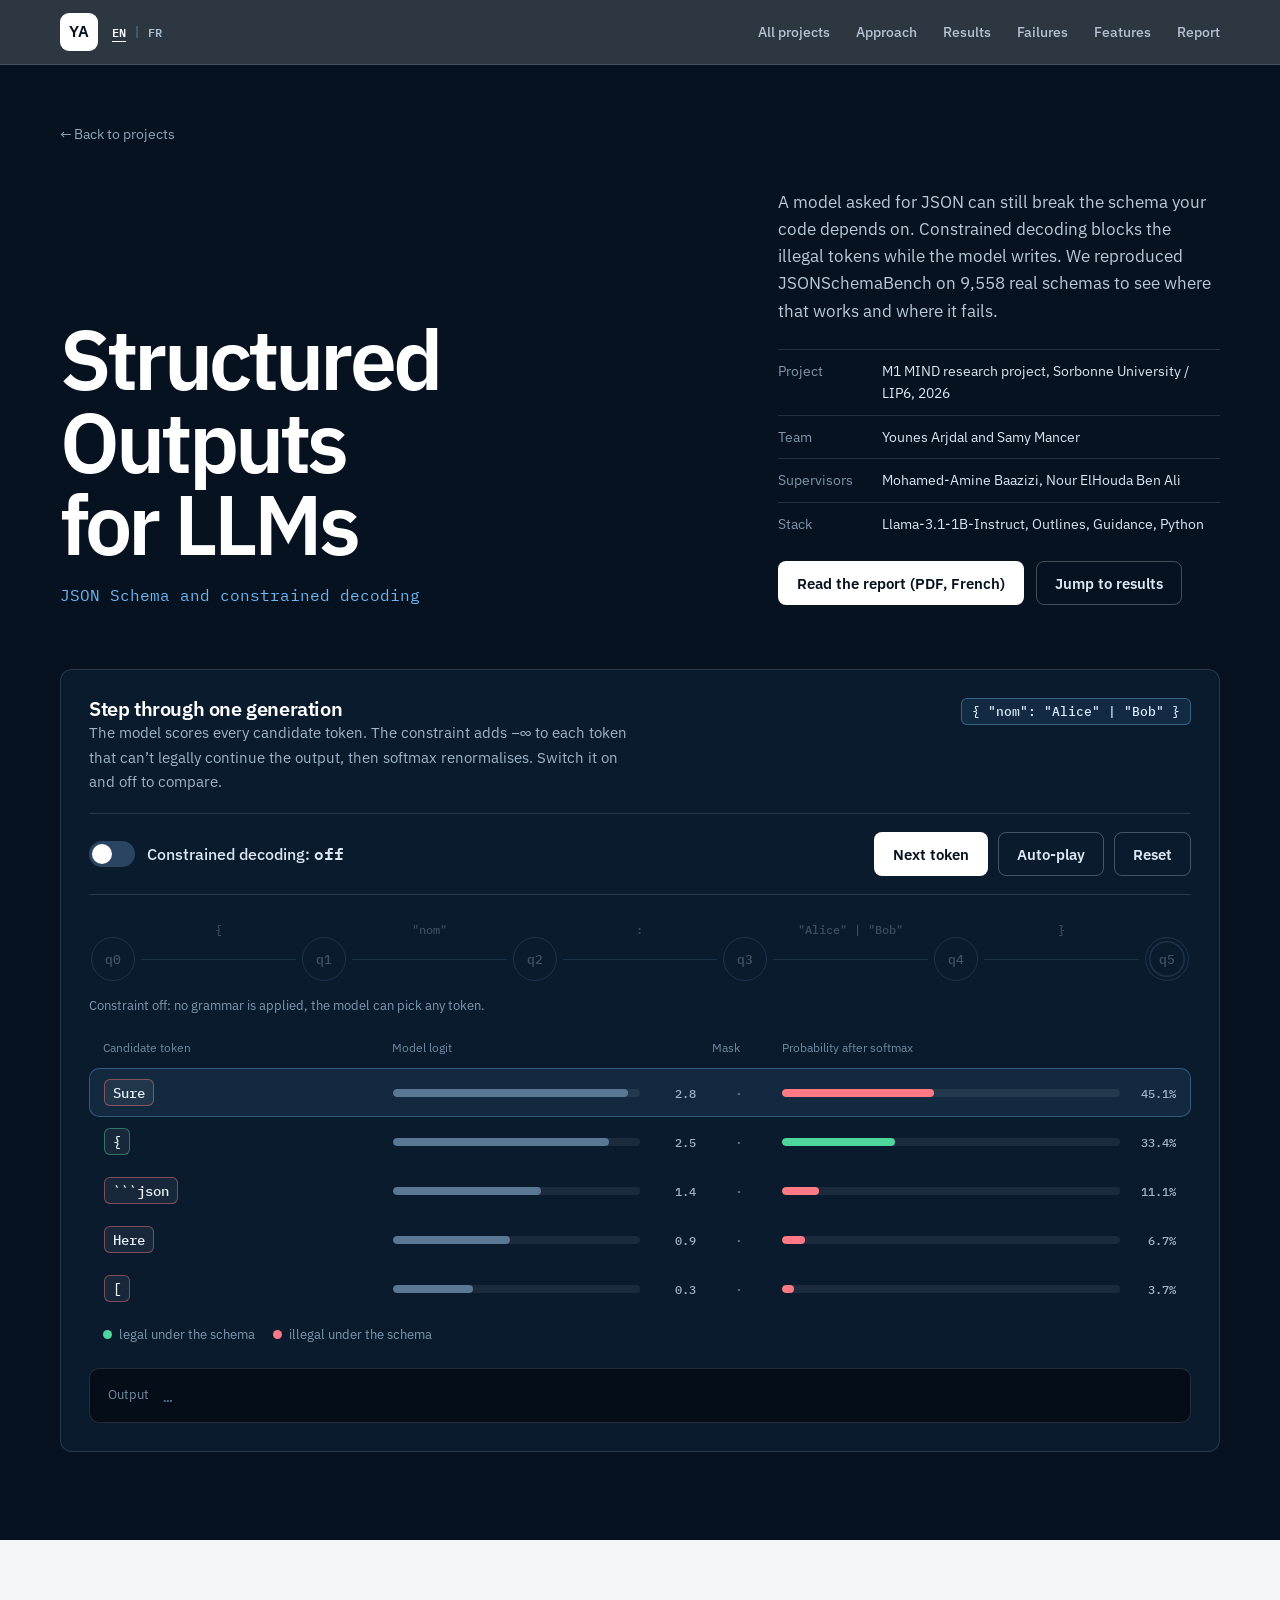
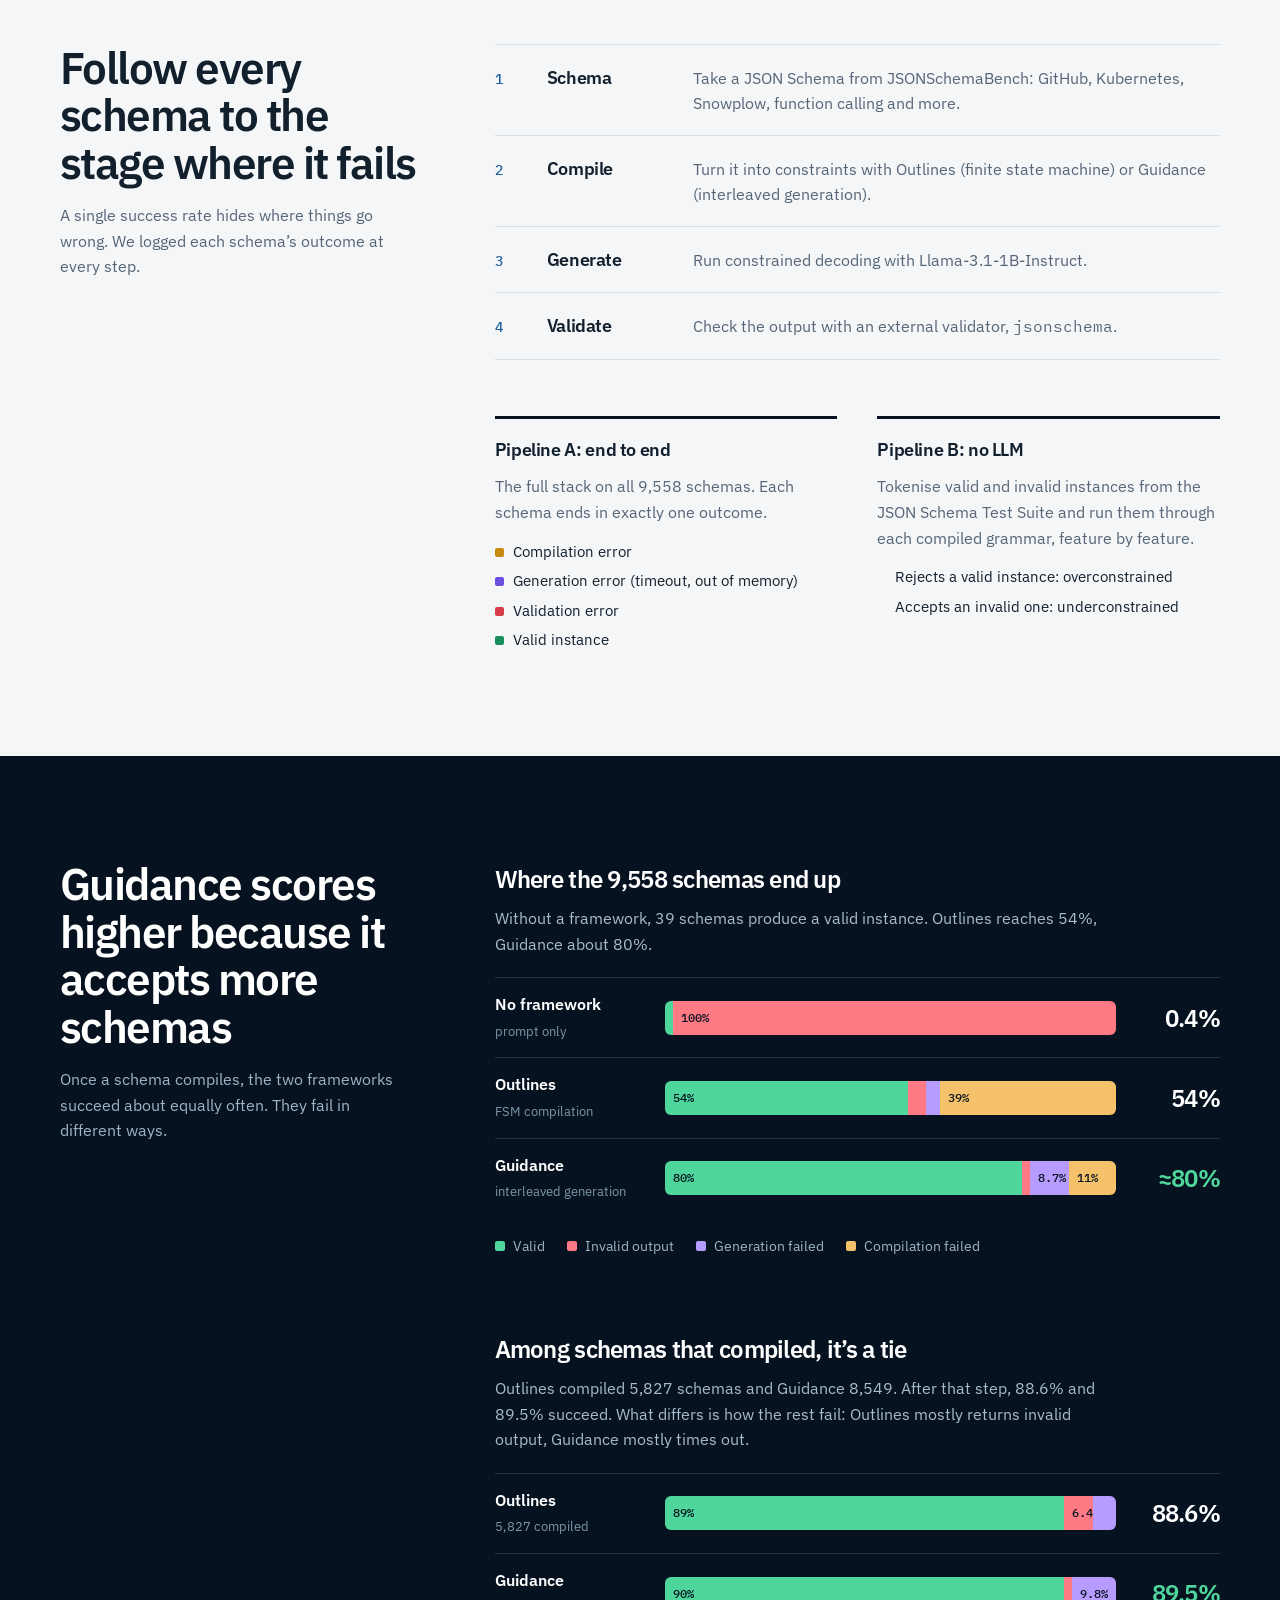
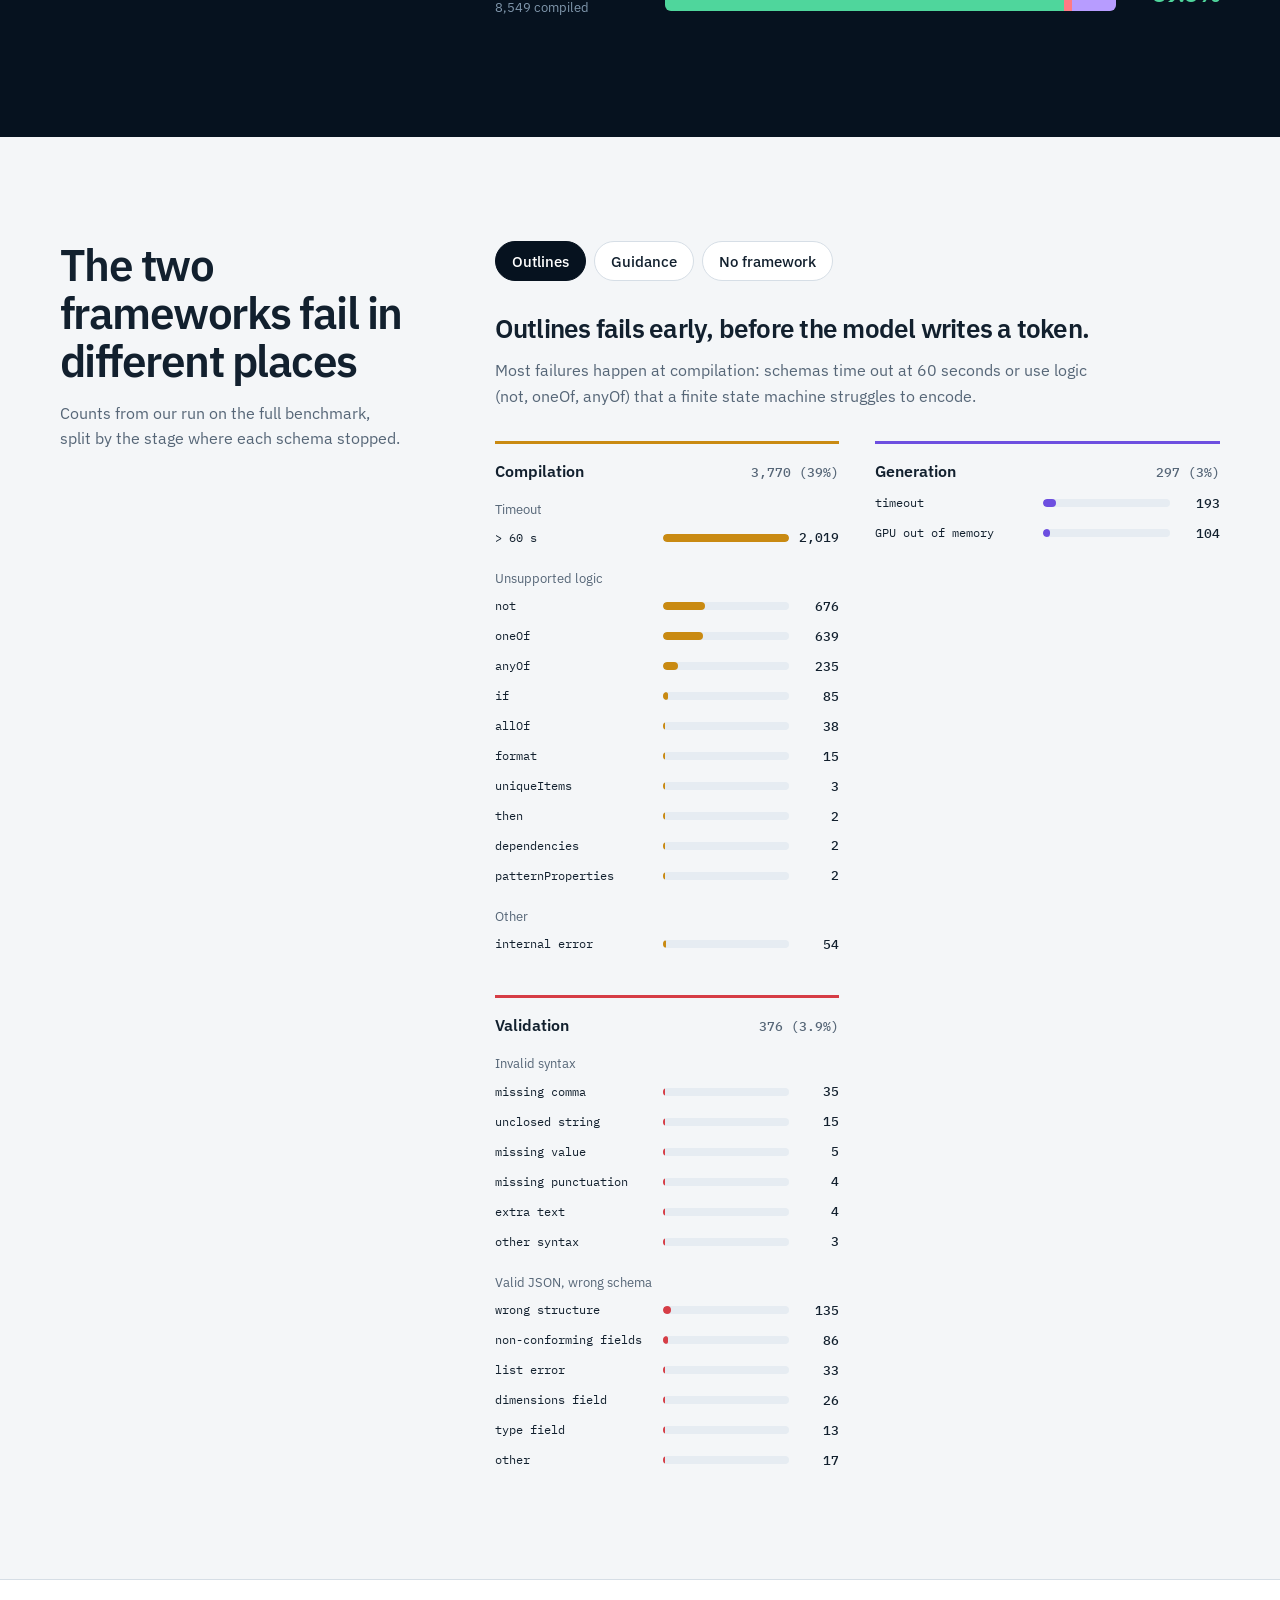
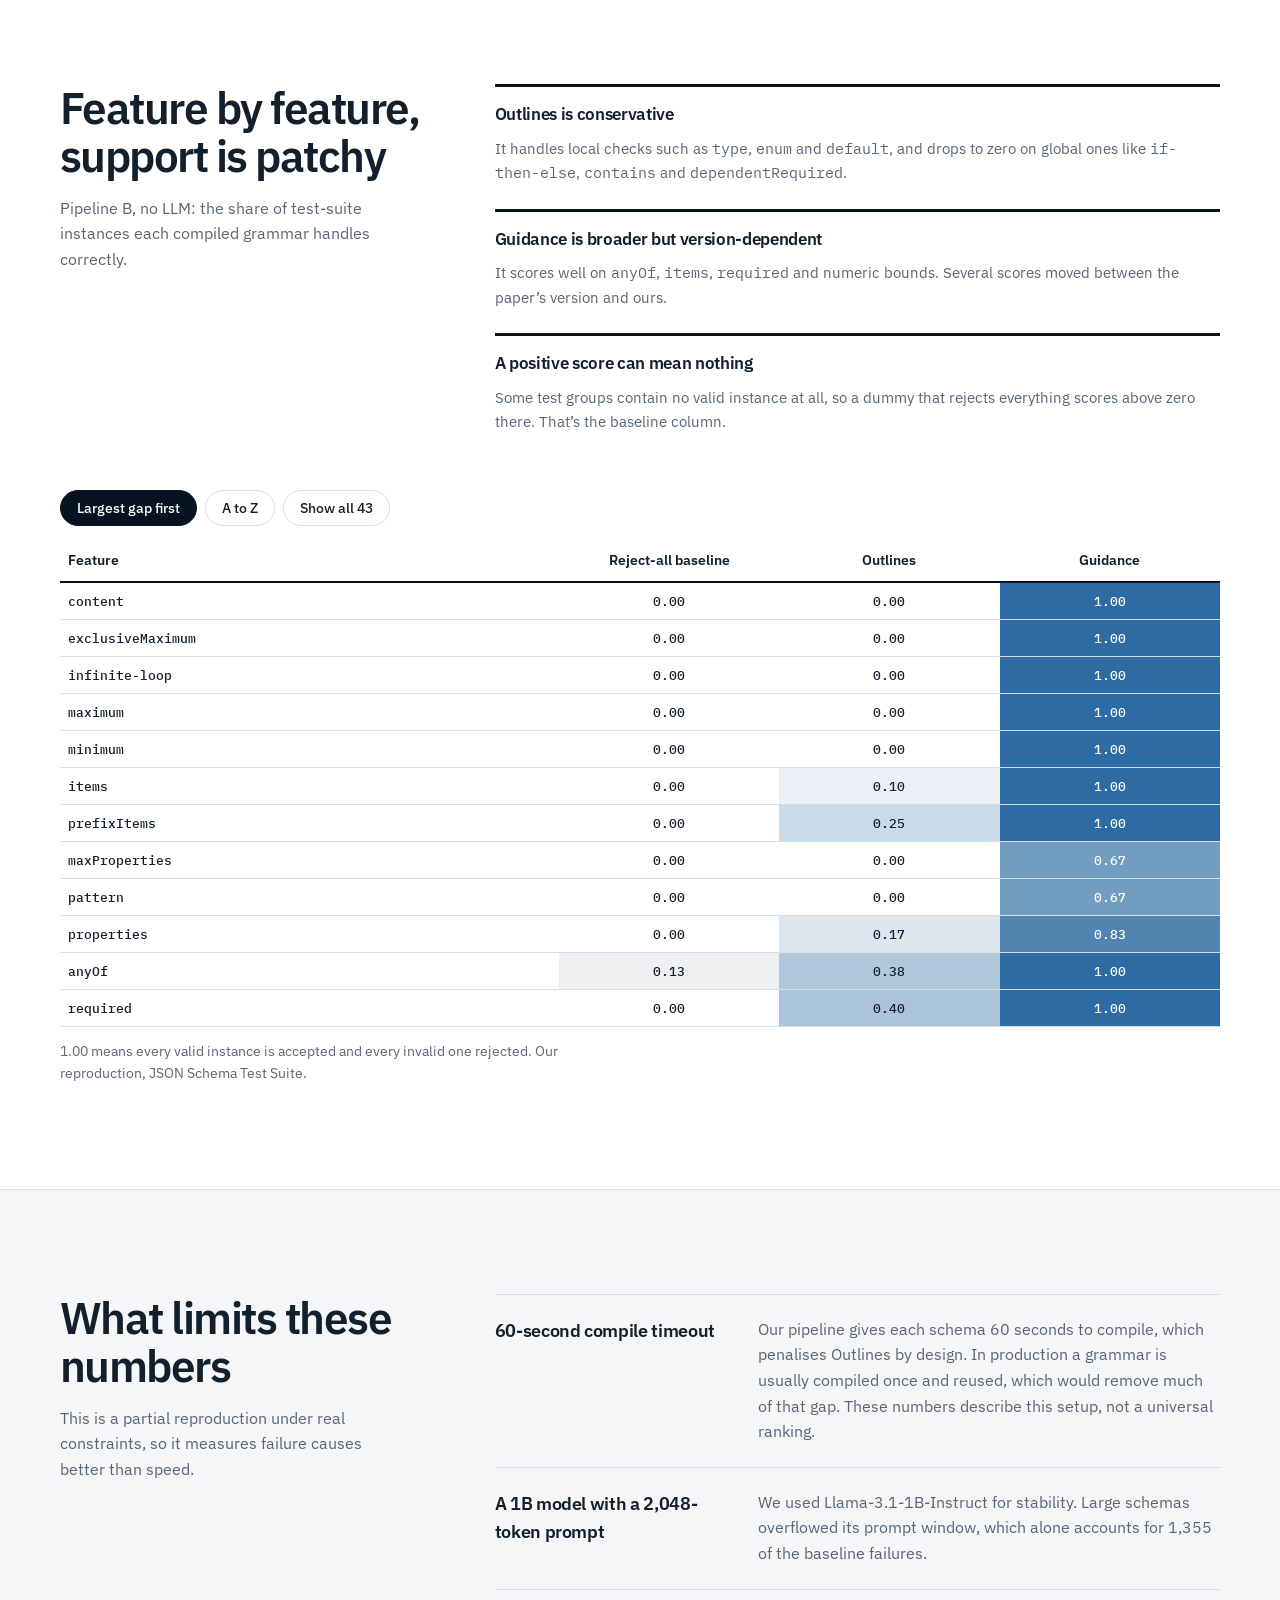
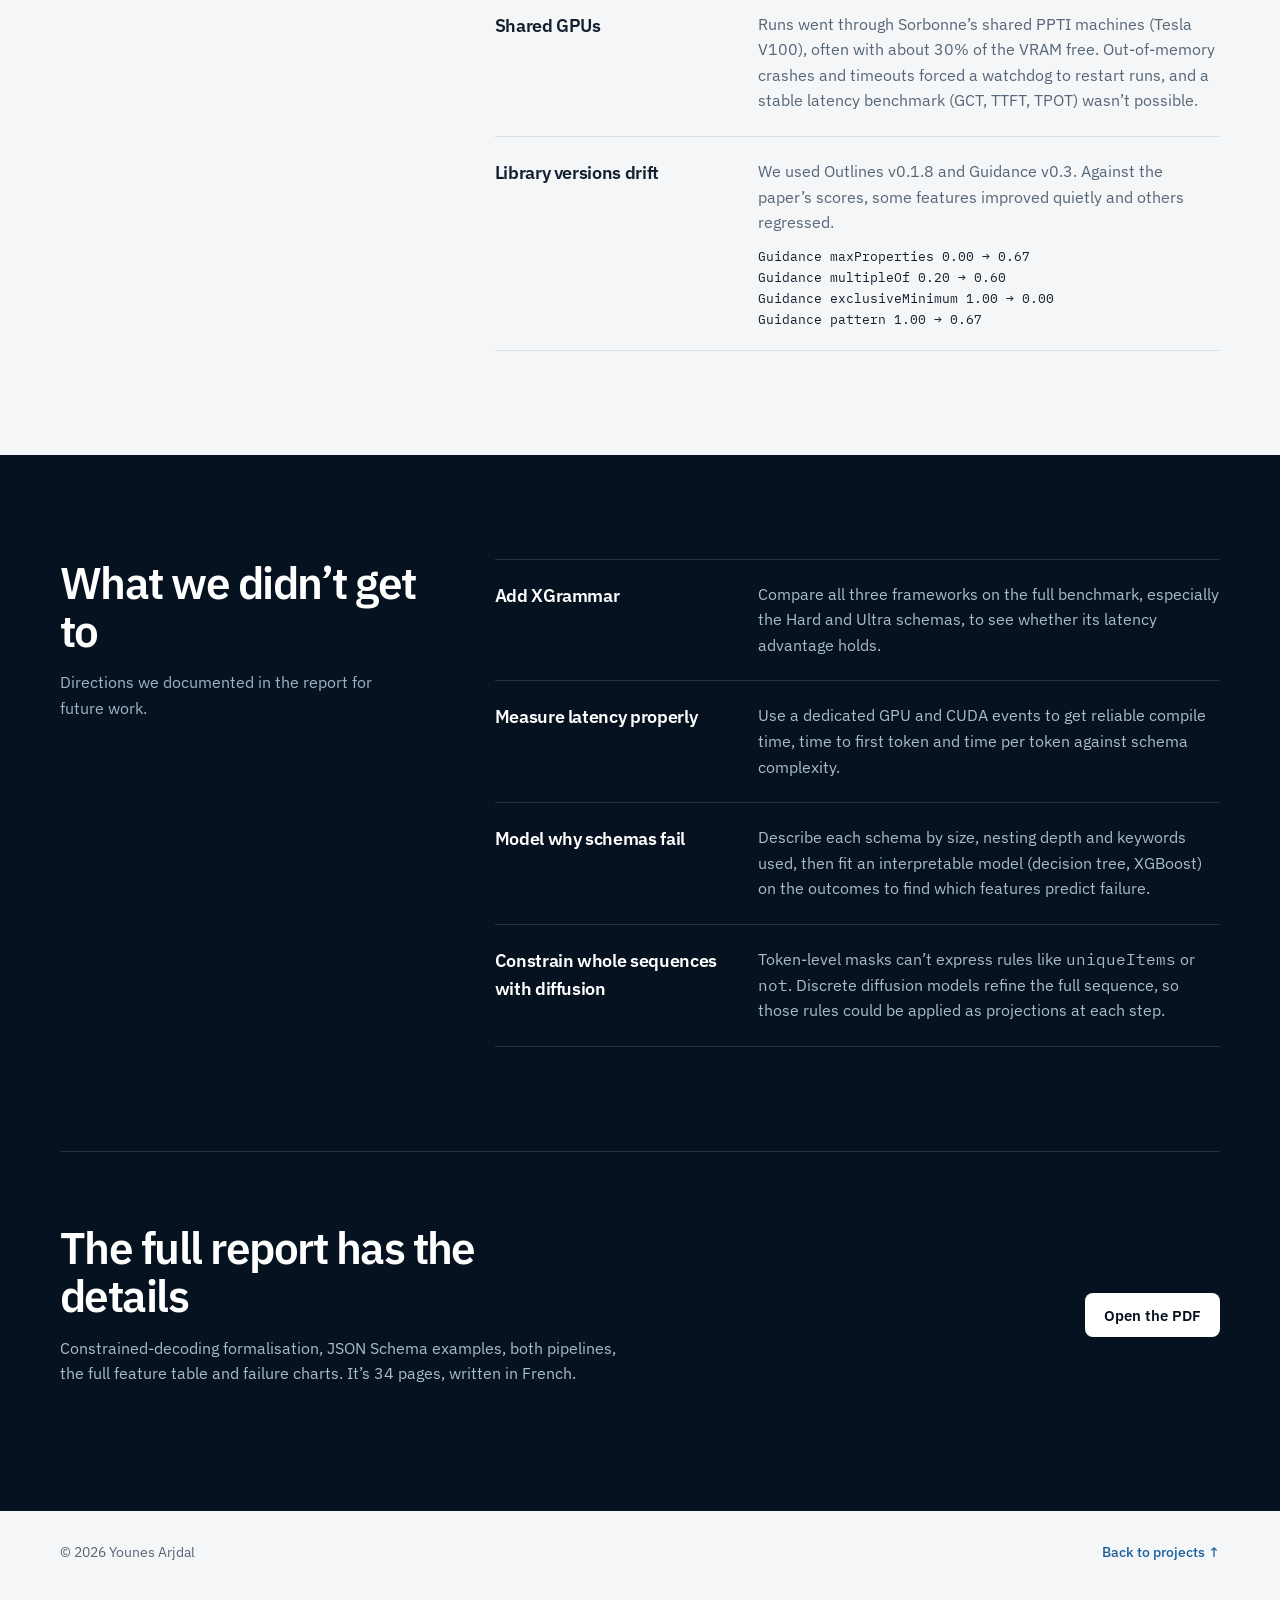
<file: projects/structured-outputs.html>
<!DOCTYPE html>

<html class="no-js" lang="en">
<head>
<meta charset="utf-8"/>
<meta content="width=device-width, initial-scale=1.0" name="viewport"/>
<meta content="Structured Outputs for LLMs: reproducing JSONSchemaBench with Outlines and Guidance to see where constrained decoding holds and where it fails." name="description"/>
<meta content="#06121f" name="theme-color"/>
<title>Structured Outputs for LLMs - Younes Arjdal</title>
<link href="../assets/favicon.svg" rel="icon" type="image/svg+xml"/>
<link href="https://fonts.googleapis.com" rel="preconnect"/>
<link crossorigin="" href="https://fonts.gstatic.com" rel="preconnect"/>
<link href="https://fonts.googleapis.com/css2?family=IBM+Plex+Mono:wght@400;500;600&amp;family=IBM+Plex+Sans:wght@400;500;600&amp;display=swap" rel="stylesheet"/>
<script>document.documentElement.classList.replace('no-js', 'js');</script>
<style>
    :root {
      --ink: #06121f;
      --ink-2: #0a1b2e;
      --paper: #f4f6f8;
      --text: #12202e;
      --muted: #566677;
      --line: #d6dee6;
      --dline: rgba(255, 255, 255, 0.13);
      --blue: #1d5f9b;
      --cy: #6bb8f5;
      --ok: #4fd69c;
      --bad: #ff7a84;
      --c-compile: #c98a12;
      --c-gen: #6d4fe0;
      --c-val: #d63d46;
      --c-ok: #178f5b;
      --mono: "IBM Plex Mono", ui-monospace, SFMono-Regular, Menlo, monospace;
      --sans: "IBM Plex Sans", system-ui, -apple-system, "Segoe UI", sans-serif;
      --r: 8px;
      --w: 1160px;
    }

    * { box-sizing: border-box; }
    html { scroll-behavior: smooth; scroll-padding-top: 80px; }
    body {
      margin: 0;
      color: var(--text);
      background: var(--paper);
      font-family: var(--sans);
      line-height: 1.6;
      -webkit-font-smoothing: antialiased;
    }
    a { color: inherit; }
    code { font-family: var(--mono); }
    .wrap { width: min(calc(100% - 40px), var(--w)); margin: 0 auto; }
    :focus-visible { outline: 3px solid rgba(107, 184, 245, 0.7); outline-offset: 3px; }

    /* ---------- Header ---------- */
    .top {
      position: sticky; top: 0; z-index: 50;
      background: rgba(6, 18, 31, 0.84);
      backdrop-filter: blur(14px);
      border-bottom: 1px solid var(--dline);
    }
    .top .wrap { display: flex; align-items: center; justify-content: space-between; min-height: 64px; }
    .brand {
      display: grid; place-items: center; width: 38px; height: 38px;
      border-radius: 9px; background: #fff; color: var(--ink);
      font-weight: 600; letter-spacing: -0.03em; text-decoration: none;
    }
    .top nav { display: flex; gap: 26px; }
    .top nav a { color: #b4c4d4; font-size: 0.9rem; font-weight: 500; text-decoration: none; }
    .top nav a:hover { color: #fff; }

    /* ---------- Buttons ---------- */
    .btn {
      display: inline-flex; align-items: center; justify-content: center;
      min-height: 44px; padding: 0 18px; border-radius: var(--r);
      border: 1px solid transparent; font: 600 0.92rem var(--sans);
      text-decoration: none; cursor: pointer; transition: background 0.15s, border-color 0.15s, transform 0.15s;
    }
    .btn:hover { transform: translateY(-1px); }
    .btn-light { background: #fff; color: var(--ink); }
    .btn-light:hover { background: #e6eef6; }
    .btn-ghost { background: transparent; color: #dbe7f2; border-color: rgba(255, 255, 255, 0.25); }
    .btn-ghost:hover { border-color: rgba(255, 255, 255, 0.6); }
    .btn-dark { background: var(--ink); color: #fff; }
    .btn-dark:hover { background: #12304f; }
    .btn[disabled] { opacity: 0.4; cursor: default; transform: none; }

    /* ---------- Hero ---------- */
    .hero { background: var(--ink); color: #fff; padding: 56px 0 88px; }
    .back { display: inline-block; margin-bottom: 44px; color: #8fa6bb; font-size: 0.9rem; text-decoration: none; }
    .back:hover { color: #fff; }
    .hero-head { display: grid; grid-template-columns: minmax(0, 1.2fr) minmax(0, 0.8fr); gap: 56px; align-items: end; }
    h1 {
      margin: 0; font-size: clamp(2.8rem, 6.6vw, 5.8rem);
      line-height: 0.98; letter-spacing: -0.045em; font-weight: 600;
    }
    .sub { margin: 20px 0 0; font: 400 1rem var(--mono); color: var(--cy); }
    .lede { margin: 0 0 24px; max-width: 52ch; color: #b9c9d9; font-size: 1.06rem; }
    .meta { display: grid; gap: 10px; margin: 0; font-size: 0.88rem; }
    .meta div { display: grid; grid-template-columns: 92px 1fr; gap: 12px; padding-top: 10px; border-top: 1px solid var(--dline); }
    .meta dt { color: #7f95aa; }
    .meta dd { margin: 0; color: #dbe7f2; }
    .hero-actions { display: flex; flex-wrap: wrap; gap: 12px; margin-top: 26px; }

    /* ---------- Live demo ---------- */
    .demo {
      margin-top: 64px; padding: 28px;
      border: 1px solid var(--dline); border-radius: 12px;
      background: var(--ink-2);
    }
    .demo-intro { display: flex; flex-wrap: wrap; align-items: baseline; justify-content: space-between; gap: 8px 24px; margin-bottom: 20px; }
    .demo-intro h2 { margin: 0; font-size: 1.25rem; letter-spacing: -0.02em; font-weight: 600; }
    .demo-intro p { margin: 0; max-width: 62ch; color: #9fb4c8; font-size: 0.95rem; }
    .schema-chip { font: 500 0.82rem var(--mono); color: #d8edff; padding: 4px 10px; border: 1px solid rgba(107, 184, 245, 0.4); border-radius: 6px; background: rgba(107, 184, 245, 0.1); white-space: nowrap; }
    .demo-bar { display: flex; flex-wrap: wrap; align-items: center; justify-content: space-between; gap: 16px; padding: 18px 0; border-top: 1px solid var(--dline); border-bottom: 1px solid var(--dline); }
    .switch { display: inline-flex; align-items: center; gap: 12px; color: #dbe7f2; font-weight: 500; cursor: pointer; }
    .switch input { position: absolute; opacity: 0; pointer-events: none; }
    .knob { position: relative; width: 46px; height: 26px; border-radius: 99px; background: #2a4561; transition: background 0.2s; }
    .knob::after { content: ""; position: absolute; top: 3px; left: 3px; width: 20px; height: 20px; border-radius: 50%; background: #fff; transition: transform 0.2s; }
    .switch input:checked + .knob { background: var(--ok); }
    .switch input:checked + .knob::after { transform: translateX(20px); }
    .switch input:focus-visible + .knob { outline: 3px solid rgba(107, 184, 245, 0.7); outline-offset: 3px; }
    .switch b { font-family: var(--mono); font-weight: 600; }
    .demo-btns { display: flex; gap: 10px; flex-wrap: wrap; }

    .fsm { display: flex; align-items: flex-end; overflow-x: auto; padding: 26px 2px 10px; scrollbar-width: thin; }
    .fsm-node {
      flex: none; display: grid; place-items: center; width: 44px; height: 44px; border-radius: 50%;
      border: 1.5px solid #3b5876; color: #8fa6bb; font: 500 0.8rem var(--mono); transition: all 0.25s;
    }
    .fsm-node.acc { box-shadow: inset 0 0 0 3px var(--ink-2), inset 0 0 0 4.5px #3b5876; }
    .fsm-node.cur { border-color: var(--cy); color: #fff; background: rgba(107, 184, 245, 0.18); box-shadow: 0 0 0 6px rgba(107, 184, 245, 0.12); }
    .fsm-node.done { border-color: var(--ok); color: var(--ok); }
    .fsm-edge { flex: 1 0 70px; min-width: 70px; padding: 0 6px; text-align: center; font: 500 0.78rem var(--mono); color: #7f98b0; }
    .fsm-edge::after { content: ""; display: block; height: 1px; margin: 22px 0 21px; background: #3b5876; }
    .fsm.off { opacity: 0.4; }
    .fsm-note { margin: 4px 0 0; color: #7f98b0; font-size: 0.82rem; min-height: 1.4em; }

    .thead, .trow { display: grid; grid-template-columns: minmax(96px, 0.9fr) minmax(0, 1fr) 54px minmax(0, 1.3fr); gap: 16px; align-items: center; }
    .thead { padding: 22px 14px 10px; color: #7189a1; font-size: 0.78rem; }
    .trow { padding: 10px 14px; border: 1px solid transparent; border-radius: 10px; transition: opacity 0.3s, background 0.3s; }
    .trow.pick { background: rgba(107, 184, 245, 0.09); border-color: rgba(107, 184, 245, 0.35); }
    .trow.masked { opacity: 0.38; }
    .ttok { width: fit-content; max-width: 100%; padding: 4px 9px; border-radius: 6px; background: rgba(255, 255, 255, 0.06); color: #e8f1f8; font: 500 0.9rem var(--mono); overflow: hidden; text-overflow: ellipsis; white-space: nowrap; }
    .ttok.legal { box-shadow: inset 0 0 0 1px rgba(79, 214, 156, 0.45); }
    .ttok.illegal { box-shadow: inset 0 0 0 1px rgba(255, 122, 132, 0.45); }
    .tlogit, .tprob { display: flex; align-items: center; gap: 10px; }
    .bar { flex: 1; height: 8px; border-radius: 99px; background: rgba(255, 255, 255, 0.07); overflow: hidden; }
    .bar i { display: block; width: 0; height: 100%; border-radius: inherit; background: #5a7894; transition: width 0.6s cubic-bezier(0.2, 0.8, 0.2, 1); }
    .tprob .legal i { background: var(--ok); }
    .tprob .illegal i { background: var(--bad); }
    .tlogit span, .tprob span { min-width: 46px; text-align: right; color: #9fb4c8; font: 500 0.78rem var(--mono); }
    .tmask { text-align: center; font: 600 0.8rem var(--mono); }
    .tmask.zero { color: var(--ok); }
    .tmask.inf { color: var(--bad); }
    .tmask.na { color: #58728c; }
    .demo-done { margin: 18px 0 4px; padding: 16px 18px; border-left: 3px solid var(--cy); background: rgba(107, 184, 245, 0.07); color: #cfe0ef; }
    .legend-line { display: flex; flex-wrap: wrap; gap: 18px; margin: 12px 14px 0; color: #7f98b0; font-size: 0.8rem; }
    .legend-line span::before { content: ""; display: inline-block; width: 9px; height: 9px; margin-right: 7px; border-radius: 50%; background: var(--ok); }
    .legend-line span:nth-child(2)::before { background: var(--bad); }

    .out { display: flex; flex-wrap: wrap; align-items: center; gap: 14px; margin-top: 22px; padding: 16px 18px; border-radius: 10px; background: #050e18; border: 1px solid var(--dline); }
    .out-label { color: #7189a1; font-size: 0.8rem; }
    #demo-out { flex: 1 1 260px; font: 500 1.02rem var(--mono); color: #dbe7f2; word-break: break-word; }
    #demo-out span.o-ok { color: var(--ok); }
    #demo-out span.o-bad { color: var(--bad); text-decoration: underline wavy rgba(255, 122, 132, 0.6); text-underline-offset: 4px; }
    .verdict { padding: 5px 12px; border-radius: 99px; font-size: 0.82rem; font-weight: 600; }
    .verdict.ok { background: rgba(79, 214, 156, 0.15); color: var(--ok); }
    .verdict.bad { background: rgba(255, 122, 132, 0.15); color: var(--bad); }

    /* ---------- Sections ---------- */
    .sec { padding: 104px 0; }
    .sec.white { background: #fff; border-top: 1px solid var(--line); border-bottom: 1px solid var(--line); }
    .sec.dark { background: var(--ink); color: #fff; }
    .split { display: grid; grid-template-columns: minmax(0, 4fr) minmax(0, 8fr); gap: 72px; }
    .split > header { align-self: start; position: sticky; top: 96px; }
    h2 { margin: 0 0 16px; font-size: clamp(1.9rem, 3.4vw, 2.8rem); line-height: 1.1; letter-spacing: -0.035em; font-weight: 600; }
    .split > header p { max-width: 34ch; margin: 0; color: var(--muted); }
    .dark .split > header p { color: #9fb4c8; }
    h3 { margin: 0; font-size: 1.15rem; letter-spacing: -0.02em; font-weight: 600; }
    p { margin-top: 0; }

    /* Approach */
    .steps { counter-reset: s; margin: 0 0 56px; padding: 0; list-style: none; border-top: 1px solid var(--line); }
    .steps li { display: grid; grid-template-columns: 36px 130px 1fr; gap: 16px; align-items: baseline; padding: 18px 0; border-bottom: 1px solid var(--line); }
    .steps li::before { counter-increment: s; content: counter(s); color: var(--blue); font: 500 0.9rem var(--mono); }
    .steps b { font-size: 1.15rem; letter-spacing: -0.02em; font-weight: 600; }
    .steps span { color: var(--muted); }
    .tests { display: grid; grid-template-columns: 1fr 1fr; gap: 40px; }
    .test { padding-top: 16px; border-top: 3px solid var(--ink); }
    .test p { margin: 10px 0 0; color: var(--muted); }
    .test ul { margin: 14px 0 0; padding: 0; list-style: none; display: grid; gap: 6px; font-size: 0.92rem; }
    .test li::before { content: ""; display: inline-block; width: 9px; height: 9px; margin-right: 9px; border-radius: 2px; background: var(--c); }
    .k-compile { --c: var(--c-compile); } .k-gen { --c: var(--c-gen); } .k-val { --c: var(--c-val); } .k-ok { --c: var(--c-ok); }

    /* Results */
    .stack-group { max-width: 100%; }
    .sb { display: grid; grid-template-columns: 150px minmax(0, 1fr) 84px; gap: 20px; align-items: center; padding: 14px 0; border-top: 1px solid var(--dline); }
    .sb-name b { display: block; font-weight: 600; }
    .sb-name small { color: #8097ac; }
    .stack { display: flex; height: 34px; border-radius: 6px; overflow: hidden; background: rgba(255, 255, 255, 0.06); }
    .stack i { display: block; width: var(--w); height: 100%; padding-left: 8px; overflow: hidden; color: #06121f; font: 500 0.72rem/34px var(--mono); font-style: normal; white-space: nowrap; transition: width 1s cubic-bezier(0.2, 0.8, 0.2, 1); }
    .js .stack:not(.on) i { width: 0; }
    .s-ok { background: var(--ok); } .s-val { background: var(--bad); } .s-gen { background: #b79cff; } .s-compile { background: #f5c26b; }
    .sb-val { text-align: right; font-size: 1.5rem; font-weight: 600; letter-spacing: -0.03em; }
    .sb.hl .sb-val { color: var(--ok); }
    .legend { display: flex; flex-wrap: wrap; gap: 8px 22px; margin: 18px 0 0; color: #9fb4c8; font-size: 0.85rem; }
    .legend span::before { content: ""; display: inline-block; width: 10px; height: 10px; margin-right: 8px; border-radius: 2px; background: var(--c); }
    .legend .k-ok { --c: var(--ok); } .legend .k-val { --c: var(--bad); } .legend .k-gen { --c: #b79cff; } .legend .k-compile { --c: #f5c26b; }
    .res-block + .res-block { margin-top: 72px; }
    .res-block h3 { margin-bottom: 8px; font-size: 1.5rem; letter-spacing: -0.03em; }
    .res-block > p { max-width: 62ch; margin-bottom: 20px; color: #a9bccd; }

    /* Failures */
    .tabs { display: flex; flex-wrap: wrap; gap: 8px; margin-bottom: 28px; }
    .tab { min-height: 40px; padding: 0 16px; border: 1px solid var(--line); border-radius: 99px; background: #fff; color: var(--text); font: 500 0.92rem var(--sans); cursor: pointer; }
    .tab[aria-selected="true"], .tab[aria-pressed="true"] { background: var(--ink); border-color: var(--ink); color: #fff; }
    .fa-head { max-width: 60ch; margin-bottom: 32px; }
    .fa-head h3 { margin-bottom: 8px; font-size: 1.6rem; letter-spacing: -0.03em; }
    .fa-head p { margin: 0; color: var(--muted); }
    .fa-stages { display: grid; grid-template-columns: repeat(auto-fit, minmax(240px, 1fr)); gap: 36px; }
    .fa-stage { border-top: 3px solid var(--c); }
    .fa-stage h4 { display: flex; align-items: baseline; justify-content: space-between; gap: 12px; margin: 14px 0 4px; font-size: 1.02rem; font-weight: 600; }
    .fa-stage h4 span { color: var(--muted); font: 500 0.82rem var(--mono); white-space: nowrap; }
    .fa-group { margin: 16px 0 2px; color: var(--muted); font-size: 0.8rem; }
    .fa-row { display: grid; grid-template-columns: minmax(0, 1.25fr) minmax(0, 1fr) 40px; gap: 10px; align-items: center; padding: 5px 0; }
    .fa-row code { overflow: hidden; text-overflow: ellipsis; white-space: nowrap; font-size: 0.78rem; }
    .fa-bar { height: 8px; border-radius: 99px; background: #e6ecf2; overflow: hidden; }
    .fa-bar i { display: block; width: var(--w); height: 100%; border-radius: inherit; background: var(--c); transition: width 0.7s cubic-bezier(0.2, 0.8, 0.2, 1); }
    .js .fa-bar:not(.on) i { width: 0; }
    .fa-row b { text-align: right; font: 500 0.8rem var(--mono); }

    /* Features */
    .insights { display: grid; grid-template-columns: repeat(3, minmax(0, 1fr)); gap: 32px; margin-bottom: 56px; }
    .insights div { padding-top: 14px; border-top: 3px solid var(--ink); }
    .insights h3 { margin-bottom: 8px; font-size: 1.05rem; }
    .insights p { margin: 0; color: var(--muted); font-size: 0.95rem; }
    .hm-tools { display: flex; flex-wrap: wrap; gap: 8px; margin: 0 0 14px; }
    .hm-tools .tab { min-height: 36px; font-size: 0.85rem; }
    table.hm { width: 100%; border-collapse: collapse; font-size: 0.9rem; }
    .hm th { padding: 10px 8px; border-bottom: 2px solid var(--ink); color: var(--text); font-size: 0.85rem; font-weight: 600; text-align: left; }
    .hm th:not(:first-child) { text-align: center; }
    .hm td { padding: 0; border-bottom: 1px solid var(--line); }
    .hm td.f { padding: 9px 8px; font: 500 0.84rem var(--mono); }
    .hm td.v { width: 19%; }
    .hm td.v span { display: block; padding: 9px 0; text-align: center; font: 500 0.84rem var(--mono); }
    .hm td.b span { background: rgba(18, 32, 46, calc(var(--v) * 0.5)); color: var(--text); }
    .hm td.o span, .hm td.g span { background: rgba(29, 95, 155, calc(var(--v) * 0.92)); color: var(--text); }
    .hm td.hi span { color: #fff; }
    .hm-note { margin: 14px 0 0; color: var(--muted); font-size: 0.85rem; max-width: 70ch; }

    /* Limits & next */
    .rows { margin: 0; padding: 0; list-style: none; border-top: 1px solid var(--line); }
    .rows > li, .rows > div { display: grid; grid-template-columns: minmax(0, 1fr) minmax(0, 2fr); gap: 32px; padding: 22px 0; border-bottom: 1px solid var(--line); }
    .rows dt, .rows h3 { font-size: 1.1rem; font-weight: 600; letter-spacing: -0.02em; }
    .rows dd, .rows p { margin: 0; color: var(--muted); }
    .rows dd strong { color: var(--text); font-weight: 600; }
    .drift { display: grid; gap: 4px; margin-top: 12px; font: 400 0.82rem var(--mono); color: var(--text); }
    .dark .rows { border-color: var(--dline); }
    .dark .rows > li { border-color: var(--dline); }
    .dark .rows p { color: #a9bccd; }
    .dark .rows h3 { color: #fff; }

    /* Report */
    .report { display: flex; flex-wrap: wrap; align-items: center; justify-content: space-between; gap: 32px; }
    .report h2 { max-width: 20ch; }
    .report p { max-width: 56ch; margin: 0 0 20px; color: #a9bccd; }

    footer.foot { padding: 30px 0 42px; color: var(--muted); font-size: 0.88rem; }
    footer.foot .wrap { display: flex; justify-content: space-between; gap: 20px; flex-wrap: wrap; }
    footer.foot a { text-decoration: none; font-weight: 500; color: var(--blue); }

    /* ---------- Responsive ---------- */
    @media (max-width: 980px) {
      .hero-head { grid-template-columns: 1fr; gap: 36px; }
      .split { grid-template-columns: 1fr; gap: 32px; }
      .split > header { position: static; }
      .insights, .tests { grid-template-columns: 1fr; }
      .rows > li, .rows > div { grid-template-columns: 1fr; gap: 8px; }
    }
    @media (max-width: 720px) {
      .top nav a:not(:first-child) { display: none; }
      .sec { padding: 72px 0; }
      .demo { padding: 20px 16px; }
      .thead, .trow { grid-template-columns: minmax(80px, 1fr) 44px minmax(0, 1.4fr); gap: 10px; }
      .thead > :nth-child(2), .trow > .tlogit { display: none; }
      .steps li { grid-template-columns: 28px 1fr; }
      .steps li span { grid-column: 2; }
      .sb { grid-template-columns: 1fr 70px; gap: 10px 12px; }
      .sb-name { grid-column: 1 / -1; }
      .sb .stack { grid-column: 1; }
      .sb-val { grid-column: 2; font-size: 1.2rem; }
    }
    @media (prefers-reduced-motion: reduce) {
      html { scroll-behavior: auto; }
      *, *::before, *::after { transition-duration: 0.01ms !important; }
    }
  
/* Feature table: fit the four headers comfortably on narrow screens */
@media(max-width:420px){
  .hm th{padding:8px 4px;font-size:.75rem}
  .hm td.f{padding:8px 4px;font-size:.76rem}
  .hm td.v span{font-size:.76rem}
}
/* Language switch : EN | FR, adjacent to YA */
.identity-row{display:flex;align-items:center;gap:12px;flex-shrink:0}
.top .identity-row .lang-switch{position:static!important;top:auto;left:auto;right:auto;display:inline-flex!important;align-items:center;flex-direction:row!important;gap:7px!important;padding:0;background:none;border:0;white-space:nowrap}
.top .identity-row .lang-switch a{display:inline-flex!important;align-items:center;font:600 .76rem var(--mono);text-decoration:none;color:#a9bfd2;padding:7px 2px;border:0}
.top .identity-row .lang-switch a[aria-current="page"]{color:#fff;text-decoration:underline;text-underline-offset:4px}
.top .identity-row .lang-switch a:hover{color:#fff}
.lang-switch .lang-divider{color:#67839d;font-size:.8rem}
@media(max-width:420px){.identity-row{gap:8px}.top .identity-row .lang-switch{gap:4px!important}}
</style>
<link href="https://younesmrc.github.io/projects/structured-outputs.html" hreflang="en" rel="alternate"/><link href="https://younesmrc.github.io/fr/projects/structured-outputs.html" hreflang="fr" rel="alternate"/><link href="https://younesmrc.github.io/projects/structured-outputs.html" hreflang="x-default" rel="alternate"/></head>
<body>
<header class="top">
<div class="wrap">
<div class="identity-row"><a aria-label="Go to home" class="brand" href="../index.html#home">YA</a><nav aria-label="Choose language" class="lang-switch"><a aria-current="page" href="#" lang="en">EN</a><span aria-hidden="true" class="lang-divider">|</span><a href="../fr/projects/structured-outputs.html" lang="fr">FR</a></nav></div>
<nav aria-label="Project navigation">
<a href="../index.html#projects">All projects</a>
<a href="#approach">Approach</a>
<a href="#results">Results</a>
<a href="#failures">Failures</a>
<a href="#features">Features</a>
<a href="#report">Report</a>
</nav>
</div>
</header>
<main>
<!-- ================= HERO + LIVE DEMO ================= -->
<section class="hero" id="top">
<div class="wrap">
<a class="back" href="../index.html#projects">← Back to projects</a>
<div class="hero-head">
<div>
<h1>Structured Outputs<br/>for LLMs</h1>
<p class="sub">JSON Schema and constrained decoding</p>
</div>
<div>
<p class="lede">
              A model asked for JSON can still break the schema your code depends on. Constrained decoding blocks the
              illegal tokens while the model writes. We reproduced JSONSchemaBench on 9,558 real schemas to see where
              that works and where it fails.
            </p>
<dl class="meta">
<div><dt>Project</dt><dd>M1 MIND research project, Sorbonne University / LIP6, 2026</dd></div>
<div><dt>Team</dt><dd>Younes Arjdal and Samy Mancer</dd></div>
<div><dt>Supervisors</dt><dd>Mohamed-Amine Baazizi, Nour ElHouda Ben Ali</dd></div>
<div><dt>Stack</dt><dd>Llama-3.1-1B-Instruct, Outlines, Guidance, Python</dd></div>
</dl>
<div class="hero-actions">
<a class="btn btn-light" href="../assets/projects/structured-outputs/report.pdf" rel="noreferrer" target="_blank">Read the report (PDF, French)</a>
<a class="btn btn-ghost" href="#results">Jump to results</a>
</div>
</div>
</div>
<div class="demo" id="demo-app">
<div class="demo-intro">
<div>
<h2>Step through one generation</h2>
<p>The model scores every candidate token. The constraint adds −∞ to each token that can’t legally continue the output, then softmax renormalises. Switch it on and off to compare.</p>
</div>
<code class="schema-chip">{ "nom": "Alice" | "Bob" }</code>
</div>
<div class="demo-bar">
<label class="switch">
<input id="demo-toggle" role="switch" type="checkbox"/>
<span class="knob"></span>
<span>Constrained decoding: <b id="demo-state">off</b></span>
</label>
<div class="demo-btns">
<button class="btn btn-light" id="demo-next" type="button">Next token</button>
<button class="btn btn-ghost" id="demo-auto" type="button">Auto-play</button>
<button class="btn btn-ghost" id="demo-reset" type="button">Reset</button>
</div>
</div>
<div aria-label="Finite state machine compiled from the schema" class="fsm" id="demo-fsm"></div>
<p class="fsm-note" id="demo-fsm-note"></p>
<div aria-live="polite" id="demo-table"></div>
<div class="out">
<span class="out-label">Output</span>
<code id="demo-out"></code>
<span class="verdict" hidden="" id="demo-verdict"></span>
</div>
</div>
</div>
</section>
<!-- ================= APPROACH ================= -->
<section class="sec" id="approach">
<div class="wrap split">
<header>
<h2>Follow every schema to the stage where it fails</h2>
<p>A single success rate hides where things go wrong. We logged each schema’s outcome at every step.</p>
</header>
<div>
<ol class="steps">
<li><b>Schema</b><span>Take a JSON Schema from JSONSchemaBench: GitHub, Kubernetes, Snowplow, function calling and more.</span></li>
<li><b>Compile</b><span>Turn it into constraints with Outlines (finite state machine) or Guidance (interleaved generation).</span></li>
<li><b>Generate</b><span>Run constrained decoding with Llama-3.1-1B-Instruct.</span></li>
<li><b>Validate</b><span>Check the output with an external validator, <code>jsonschema</code>.</span></li>
</ol>
<div class="tests">
<div class="test">
<h3>Pipeline A: end to end</h3>
<p>The full stack on all 9,558 schemas. Each schema ends in exactly one outcome.</p>
<ul>
<li class="k-compile">Compilation error</li>
<li class="k-gen">Generation error (timeout, out of memory)</li>
<li class="k-val">Validation error</li>
<li class="k-ok">Valid instance</li>
</ul>
</div>
<div class="test">
<h3>Pipeline B: no LLM</h3>
<p>Tokenise valid and invalid instances from the JSON Schema Test Suite and run them through each compiled grammar, feature by feature.</p>
<ul>
<li>Rejects a valid instance: overconstrained</li>
<li>Accepts an invalid one: underconstrained</li>
</ul>
</div>
</div>
</div>
</div>
</section>
<!-- ================= RESULTS ================= -->
<section class="sec dark" id="results">
<div class="wrap split">
<header>
<h2>Guidance scores higher because it accepts more schemas</h2>
<p>Once a schema compiles, the two frameworks succeed about equally often. They fail in different ways.</p>
</header>
<div>
<div class="res-block">
<h3>Where the 9,558 schemas end up</h3>
<p>Without a framework, 39 schemas produce a valid instance. Outlines reaches 54%, Guidance about 80%.</p>
<div class="stack-group" id="chart-all"></div>
<div class="legend">
<span class="k-ok">Valid</span><span class="k-val">Invalid output</span><span class="k-gen">Generation failed</span><span class="k-compile">Compilation failed</span>
</div>
</div>
<div class="res-block">
<h3>Among schemas that compiled, it’s a tie</h3>
<p>Outlines compiled 5,827 schemas and Guidance 8,549. After that step, 88.6% and 89.5% succeed. What differs is how the rest fail: Outlines mostly returns invalid output, Guidance mostly times out.</p>
<div class="stack-group" id="chart-compiled"></div>
</div>
</div>
</div>
</section>
<!-- ================= FAILURES ================= -->
<section class="sec" id="failures">
<div class="wrap split">
<header>
<h2>The two frameworks fail in different places</h2>
<p>Counts from our run on the full benchmark, split by the stage where each schema stopped.</p>
</header>
<div>
<div aria-label="Framework" class="tabs" role="tablist">
<button aria-selected="true" class="tab" data-fa="outlines" role="tab">Outlines</button>
<button aria-selected="false" class="tab" data-fa="guidance" role="tab">Guidance</button>
<button aria-selected="false" class="tab" data-fa="free" role="tab">No framework</button>
</div>
<div id="fa-panel" role="tabpanel"></div>
</div>
</div>
</section>
<!-- ================= FEATURES ================= -->
<section class="sec white" id="features">
<div class="wrap">
<div class="split" style="margin-bottom: 0">
<header>
<h2>Feature by feature, support is patchy</h2>
<p>Pipeline B, no LLM: the share of test-suite instances each compiled grammar handles correctly.</p>
</header>
<div class="insights" style="grid-template-columns: 1fr; gap: 24px; margin-bottom: 0">
<div>
<h3>Outlines is conservative</h3>
<p>It handles local checks such as <code>type</code>, <code>enum</code> and <code>default</code>, and drops to zero on global ones like <code>if-then-else</code>, <code>contains</code> and <code>dependentRequired</code>.</p>
</div>
<div>
<h3>Guidance is broader but version-dependent</h3>
<p>It scores well on <code>anyOf</code>, <code>items</code>, <code>required</code> and numeric bounds. Several scores moved between the paper’s version and ours.</p>
</div>
<div>
<h3>A positive score can mean nothing</h3>
<p>Some test groups contain no valid instance at all, so a dummy that rejects everything scores above zero there. That’s the baseline column.</p>
</div>
</div>
</div>
<div style="margin-top: 56px">
<div aria-label="Table options" class="hm-tools" role="group">
<button aria-pressed="true" class="tab" id="hm-gap">Largest gap first</button>
<button aria-pressed="false" class="tab" id="hm-az">A to Z</button>
<button class="tab" id="hm-more" type="button">Show all</button>
</div>
<table class="hm">
<thead><tr><th scope="col">Feature</th><th scope="col">Reject-all baseline</th><th scope="col">Outlines</th><th scope="col">Guidance</th></tr></thead>
<tbody id="hm-body"></tbody>
</table>
<p class="hm-note">1.00 means every valid instance is accepted and every invalid one rejected. Our reproduction, JSON Schema Test Suite.</p>
</div>
</div>
</section>
<!-- ================= LIMITS ================= -->
<section class="sec" id="limits">
<div class="wrap split">
<header>
<h2>What limits these numbers</h2>
<p>This is a partial reproduction under real constraints, so it measures failure causes better than speed.</p>
</header>
<dl class="rows">
<div>
<dt>60-second compile timeout</dt>
<dd>Our pipeline gives each schema 60 seconds to compile, which penalises Outlines by design. In production a grammar is usually compiled once and reused, which would remove much of that gap. These numbers describe this setup, not a universal ranking.</dd>
</div>
<div>
<dt>A 1B model with a 2,048-token prompt</dt>
<dd>We used Llama-3.1-1B-Instruct for stability. Large schemas overflowed its prompt window, which alone accounts for 1,355 of the baseline failures.</dd>
</div>
<div>
<dt>Shared GPUs</dt>
<dd>Runs went through Sorbonne’s shared PPTI machines (Tesla V100), often with about 30% of the VRAM free. Out-of-memory crashes and timeouts forced a watchdog to restart runs, and a stable latency benchmark (GCT, TTFT, TPOT) wasn’t possible.</dd>
</div>
<div>
<dt>Library versions drift</dt>
<dd>
              We used Outlines v0.1.8 and Guidance v0.3. Against the paper’s scores, some features improved quietly and others regressed.
              <div class="drift">
<span>Guidance maxProperties 0.00 → 0.67</span>
<span>Guidance multipleOf 0.20 → 0.60</span>
<span>Guidance exclusiveMinimum 1.00 → 0.00</span>
<span>Guidance pattern 1.00 → 0.67</span>
</div>
</dd>
</div>
</dl>
</div>
</section>
<!-- ================= NEXT ================= -->
<section class="sec dark" id="next">
<div class="wrap split">
<header>
<h2>What we didn’t get to</h2>
<p>Directions we documented in the report for future work.</p>
</header>
<ul class="rows">
<li><h3>Add XGrammar</h3><p>Compare all three frameworks on the full benchmark, especially the Hard and Ultra schemas, to see whether its latency advantage holds.</p></li>
<li><h3>Measure latency properly</h3><p>Use a dedicated GPU and CUDA events to get reliable compile time, time to first token and time per token against schema complexity.</p></li>
<li><h3>Model why schemas fail</h3><p>Describe each schema by size, nesting depth and keywords used, then fit an interpretable model (decision tree, XGBoost) on the outcomes to find which features predict failure.</p></li>
<li><h3>Constrain whole sequences with diffusion</h3><p>Token-level masks can’t express rules like <code>uniqueItems</code> or <code>not</code>. Discrete diffusion models refine the full sequence, so those rules could be applied as projections at each step.</p></li>
</ul>
</div>
</section>
<!-- ================= REPORT ================= -->
<section class="sec" id="report" style="background: var(--ink); padding-top: 0">
<div class="wrap">
<div class="report" style="padding-top: 72px; border-top: 1px solid var(--dline)">
<div>
<h2 style="color: #fff">The full report has the details</h2>
<p>Constrained-decoding formalisation, JSON Schema examples, both pipelines, the full feature table and failure charts. It’s 34 pages, written in French.</p>
</div>
<a class="btn btn-light" href="../assets/projects/structured-outputs/report.pdf" rel="noreferrer" target="_blank">Open the PDF</a>
</div>
</div>
</section>
</main>
<footer class="foot">
<div class="wrap">
<span>© 2026 Younes Arjdal</span>
<a href="../index.html#projects">Back to projects ↑</a>
</div>
</footer>
<script>
  (() => {
    const $ = (s, r = document) => r.querySelector(s);
    const $$ = (s, r = document) => [...r.querySelectorAll(s)];
    const esc = (s) => String(s).replace(/&/g, '&amp;').replace(/</g, '&lt;').replace(/>/g, '&gt;').replace(/"/g, '&quot;');
    const fmt = (n) => n.toLocaleString('en-US');

    /* ============ Live demo ============ */
    const STEPS = [
      { valid: ['{'],                cand: [['Sure', 2.8], ['{', 2.5], ['```json', 1.4], ['Here', 0.9], ['[', 0.3]] },
      { valid: ['"nom"'],            cand: [['"name"', 2.7], ['"nom"', 2.2], ['"user"', 1.1], ['"id"', 0.8], ['}', -0.2]] },
      { valid: [':'],                cand: [[':', 3.0], ['=', 0.9], ['->', 0.4], ['is', 0.1]] },
      { valid: ['"Alice"', '"Bob"'], cand: [['42', 2.6], ['"Alice"', 2.4], ['"Bob"', 2.0], ['"Charlie"', 1.2], ['null', 0.6]] },
      { valid: ['}'],                cand: [[',', 2.6], ['}', 2.2], ['"age"', 1.0], ['\\n', 0.3]] }
    ];
    const EDGES = ['{', '"nom"', ':', '"Alice" | "Bob"', '}'];
    const demo = { i: 0, on: false, out: [], timer: null };
    const el = {
      toggle: $('#demo-toggle'), state: $('#demo-state'), next: $('#demo-next'), auto: $('#demo-auto'), reset: $('#demo-reset'),
      fsm: $('#demo-fsm'), note: $('#demo-fsm-note'), table: $('#demo-table'), out: $('#demo-out'), verdict: $('#demo-verdict')
    };

    const softmax = (a) => {
      const m = Math.max(...a.filter(Number.isFinite));
      const e = a.map((x) => Math.exp(x - m));
      const s = e.reduce((p, c) => p + c, 0);
      return e.map((x) => x / s);
    };
    const rawArgmax = (st) => st.cand.reduce((b, c, k, arr) => (c[1] > arr[b][1] ? k : b), 0);

    function currentDist() {
      const st = STEPS[demo.i];
      const masked = st.cand.map(([t, l]) => (demo.on && !st.valid.includes(t) ? -Infinity : l));
      const probs = softmax(masked);
      return { st, probs, pick: probs.indexOf(Math.max(...probs)) };
    }

    function renderFsm() {
      const done = demo.i >= STEPS.length;
      let html = '';
      for (let k = 0; k <= EDGES.length; k++) {
        const cls = ['fsm-node'];
        if (k === EDGES.length) cls.push('acc');
        if (demo.on) {
          if (k < demo.i) cls.push('done');
          else if (k === demo.i) cls.push('cur');
        }
        html += `<div class="${cls.join(' ')}">q${k}</div>`;
        if (k < EDGES.length) html += `<div class="fsm-edge">${esc(EDGES[k])}</div>`;
      }
      el.fsm.innerHTML = html;
      el.fsm.classList.toggle('off', !demo.on);
      el.note.textContent = demo.on
        ? (done ? 'The machine ended in its accepting state, q5.' : `In state q${demo.i}, only the green tokens can continue the output.`)
        : 'Constraint off: no grammar is applied, the model can pick any token.';
    }

    function renderTable() {
      if (demo.i >= STEPS.length) {
        const overrides = demo.out.filter((o) => o.overrode).length;
        el.table.innerHTML = `<p class="demo-done">${demo.on
          ? `Every token stayed inside the grammar, so the output is valid by construction. The constraint overrode the model’s first choice ${overrides} time${overrides === 1 ? '' : 's'}.`
          : 'Nothing stopped the model from taking its favourite token each time. Switch constrained decoding on and run it again.'}</p>`;
        return;
      }
      const { st, probs, pick } = currentDist();
      const rows = st.cand.map(([tok, logit], k) => {
        const legal = st.valid.includes(tok);
        const masked = demo.on && !legal;
        const lw = Math.max(4, Math.min(100, ((logit + 1) / 4) * 100));
        const mask = demo.on ? (legal ? '+0' : '−∞') : '·';
        const mcls = demo.on ? (legal ? 'zero' : 'inf') : 'na';
        return `<div class="trow ${masked ? 'masked' : ''} ${k === pick ? 'pick' : ''}">
          <code class="ttok ${legal ? 'legal' : 'illegal'}">${esc(tok)}</code>
          <div class="tlogit"><div class="bar"><i data-w="${lw}"></i></div><span>${logit.toFixed(1)}</span></div>
          <div class="tmask ${mcls}">${mask}</div>
          <div class="tprob"><div class="bar ${legal ? 'legal' : 'illegal'}"><i data-w="${(probs[k] * 100).toFixed(1)}"></i></div><span>${(probs[k] * 100).toFixed(1)}%</span></div>
        </div>`;
      }).join('');
      el.table.innerHTML = `
        <div class="thead"><span>Candidate token</span><span>Model logit</span><span>Mask</span><span>Probability after softmax</span></div>
        ${rows}
        <div class="legend-line"><span>legal under the schema</span><span>illegal under the schema</span></div>`;
      requestAnimationFrame(() => requestAnimationFrame(() => $$('#demo-table .bar i').forEach((b) => { b.style.width = b.dataset.w + '%'; })));
    }

    function renderOut() {
      el.out.innerHTML = demo.out.length
        ? demo.out.map((o) => `<span class="${o.legal ? 'o-ok' : 'o-bad'}">${esc(o.tok)}</span>`).join(' ')
        : '<span style="color:#58728c">…</span>';
      const done = demo.i >= STEPS.length;
      el.verdict.hidden = !done;
      if (done) {
        const text = demo.out.map((o) => o.tok).join(' ');
        let ok = false, msg = 'Not even parsable JSON';
        try {
          const obj = JSON.parse(text);
          ok = obj && typeof obj === 'object' && Object.keys(obj).length === 1 && ['Alice', 'Bob'].includes(obj.nom);
          if (!ok) msg = 'Parsable, but breaks the schema';
        } catch (e) { /* stays "not parsable" */ }
        el.verdict.className = 'verdict ' + (ok ? 'ok' : 'bad');
        el.verdict.textContent = ok ? 'Valid against the schema' : msg;
      }
      el.next.disabled = done;
      el.auto.disabled = done;
    }

    function renderDemo() { renderFsm(); renderTable(); renderOut(); }

    function stopAuto() {
      clearInterval(demo.timer); demo.timer = null; el.auto.textContent = 'Auto-play';
    }
    function step() {
      if (demo.i >= STEPS.length) { stopAuto(); return; }
      const { st, pick } = currentDist();
      const tok = st.cand[pick][0];
      demo.out.push({ tok, legal: st.valid.includes(tok), overrode: pick !== rawArgmax(st) });
      demo.i++;
      renderDemo();
      if (demo.i >= STEPS.length) stopAuto();
    }
    function resetDemo() { stopAuto(); demo.i = 0; demo.out = []; renderDemo(); }

    el.next.addEventListener('click', () => { stopAuto(); step(); });
    el.reset.addEventListener('click', resetDemo);
    el.auto.addEventListener('click', () => {
      if (demo.timer) { stopAuto(); return; }
      if (demo.i >= STEPS.length) resetDemo();
      el.auto.textContent = 'Pause';
      step();
      demo.timer = setInterval(step, 1300);
    });
    el.toggle.addEventListener('change', () => {
      demo.on = el.toggle.checked;
      el.state.textContent = demo.on ? 'on' : 'off';
      resetDemo();
    });
    renderDemo();

    /* ============ Stacked outcome charts ============ */
    const TOTAL = 9558;
    function stack(target, rows) {
      target.innerHTML = rows.map((r) => {
        const segs = r.segs.map((s) => {
          const p = (s.v / r.total) * 100;
          const label = p >= 6 ? p.toFixed(p >= 10 ? 0 : 1) + '%' : '';
          return `<i class="s-${s.k}" style="--w:${p}%" title="${esc(s.t)}">${label}</i>`;
        }).join('');
        return `<div class="sb ${r.hl ? 'hl' : ''}">
          <div class="sb-name"><b>${esc(r.name)}</b><small>${esc(r.note)}</small></div>
          <div class="stack" role="img" aria-label="${esc(r.aria)}">${segs}</div>
          <div class="sb-val">${esc(r.value)}</div>
        </div>`;
      }).join('');
    }
    stack($('#chart-all'), [
      { name: 'No framework', note: 'prompt only', value: '0.4%', total: TOTAL, aria: '39 valid of 9,558',
        segs: [{ k: 'ok', v: 39, t: 'Valid' }, { k: 'val', v: TOTAL - 39, t: 'Invalid output' }] },
      { name: 'Outlines', note: 'FSM compilation', value: '54%', total: TOTAL, aria: 'Outlines: 54% valid',
        segs: [{ k: 'ok', v: 5160, t: 'Valid' }, { k: 'val', v: 371, t: 'Invalid output' }, { k: 'gen', v: 296, t: 'Generation failed' }, { k: 'compile', v: 3731, t: 'Compilation failed' }] },
      { name: 'Guidance', note: 'interleaved generation', value: '≈80%', hl: true, total: TOTAL, aria: 'Guidance: about 80% valid',
        segs: [{ k: 'ok', v: 7654, t: 'Valid' }, { k: 'val', v: 59, t: 'Invalid output' }, { k: 'gen', v: 836, t: 'Generation failed' }, { k: 'compile', v: 1009, t: 'Compilation failed' }] }
    ]);
    stack($('#chart-compiled'), [
      { name: 'Outlines', note: '5,827 compiled', value: '88.6%', total: 5827, aria: 'Outlines after compilation: 88.6% valid',
        segs: [{ k: 'ok', v: 5160, t: 'Valid' }, { k: 'val', v: 371, t: 'Invalid output' }, { k: 'gen', v: 296, t: 'Generation failed' }] },
      { name: 'Guidance', note: '8,549 compiled', value: '89.5%', hl: true, total: 8549, aria: 'Guidance after compilation: 89.5% valid',
        segs: [{ k: 'ok', v: 7654, t: 'Valid' }, { k: 'val', v: 59, t: 'Invalid output' }, { k: 'gen', v: 836, t: 'Generation failed' }] }
    ]);

    if ('IntersectionObserver' in window) {
      const io = new IntersectionObserver((entries) => {
        entries.forEach((e) => { if (e.isIntersecting) { e.target.classList.add('on'); io.unobserve(e.target); } });
      }, { threshold: 0.35 });
      $$('.stack').forEach((s) => io.observe(s));
    } else {
      $$('.stack').forEach((s) => s.classList.add('on'));
    }

    /* ============ Failure anatomy ============ */
    const FA = {
      outlines: {
        title: 'Outlines fails early, before the model writes a token.',
        text: 'Most failures happen at compilation: schemas time out at 60 seconds or use logic (not, oneOf, anyOf) that a finite state machine struggles to encode.',
        stages: [
          { k: 'compile', name: 'Compilation', total: '3,770 (39%)', items: [
            { g: 'Timeout', l: '> 60 s', v: 2019 },
            { g: 'Unsupported logic', l: 'not', v: 676 }, { l: 'oneOf', v: 639 }, { l: 'anyOf', v: 235 }, { l: 'if', v: 85 }, { l: 'allOf', v: 38 }, { l: 'format', v: 15 },
            { l: 'uniqueItems', v: 3 }, { l: 'then', v: 2 }, { l: 'dependencies', v: 2 }, { l: 'patternProperties', v: 2 },
            { g: 'Other', l: 'internal error', v: 54 } ] },
          { k: 'gen', name: 'Generation', total: '297 (3%)', items: [{ l: 'timeout', v: 193 }, { l: 'GPU out of memory', v: 104 }] },
          { k: 'val', name: 'Validation', total: '376 (3.9%)', items: [
            { g: 'Invalid syntax', l: 'missing comma', v: 35 }, { l: 'unclosed string', v: 15 }, { l: 'missing value', v: 5 }, { l: 'missing punctuation', v: 4 }, { l: 'extra text', v: 4 }, { l: 'other syntax', v: 3 },
            { g: 'Valid JSON, wrong schema', l: 'wrong structure', v: 135 }, { l: 'non-conforming fields', v: 86 }, { l: 'list error', v: 33 }, { l: 'dimensions field', v: 26 }, { l: 'type field', v: 13 }, { l: 'other', v: 17 } ] }
        ]
      },
      guidance: {
        title: 'Guidance refuses early, then mostly times out.',
        text: 'It declines schemas it can’t enforce exactly rather than approximate them. After that, 836 generations time out, a cost of interleaving on long schemas. Invalid output is rare.',
        stages: [
          { k: 'compile', name: 'Compilation', total: '1,009 (10.6%)', items: [
            { g: 'Unsupported formats', l: 'uri', v: 285 }, { l: 'path', v: 47 }, { l: 'topic', v: 44 }, { l: 'url', v: 34 }, { l: 'uri-reference', v: 17 }, { l: 'other formats', v: 134 },
            { g: 'Unsupported keywords', l: 'dependencies', v: 122 }, { l: 'uniqueItems', v: 86 }, { l: 'not', v: 85 }, { l: 'if / then / else', v: 33 }, { l: 'propertyNames', v: 19 }, { l: 'min/maxProperties', v: 31 },
            { g: 'Engine limits', l: 'large schema', v: 3 }, { l: 'unsupported regex', v: 2 }, { l: 'other technical', v: 67 } ] },
          { k: 'gen', name: 'Generation', total: '837 (8%)', items: [{ l: 'timeout', v: 836 }, { l: 'crash', v: 1 }] },
          { k: 'val', name: 'Validation', total: '58 (0.6%)', items: [{ l: 'oneOf', v: 52 }, { l: 'multipleOf', v: 2 }, { l: 'uniqueItems', v: 1 }, { l: 'pattern', v: 1 }, { l: 'anyOf', v: 1 }, { l: 'bug', v: 1 }] }
        ]
      },
      free: {
        title: 'Prompting alone doesn’t hold up.',
        text: 'With the same 1B model and no constraint, 39 of 9,558 schemas produce a valid instance. Most outputs drift, copy the schema back, or can’t be parsed.',
        stages: [
          { k: 'val', name: 'Why 9,519 schemas fail', total: '', wide: true, items: [
            { l: 'loop / drift', v: 3453 }, { l: 'unreadable JSON', v: 2755 }, { l: 'prompt > 2,048 tokens', v: 1355 }, { l: '“##” prefix', v: 753 }, { l: 'schema copied back', v: 600 }, { l: 'refusal', v: 307 }, { l: 'text outside JSON', v: 243 }, { l: 'other', v: 53 } ] },
          { k: 'ok', name: 'Valid instances', total: '39 (0.4%)', items: [{ l: 'success', v: 39 }] }
        ]
      }
    };

    function renderFA(key) {
      const d = FA[key];
      const max = Math.max(...d.stages.flatMap((s) => s.items.map((i) => i.v)));
      $('#fa-panel').innerHTML = `
        <div class="fa-head"><h3>${esc(d.title)}</h3><p>${esc(d.text)}</p></div>
        <div class="fa-stages">${d.stages.map((s) => {
          let rows = '';
          s.items.forEach((it) => {
            if (it.g) rows += `<div class="fa-group">${esc(it.g)}</div>`;
            const w = Math.max(2, (it.v / max) * 100);
            rows += `<div class="fa-row"><code title="${esc(it.l)}">${esc(it.l)}</code><div class="fa-bar"><i style="--w:${w}%"></i></div><b>${fmt(it.v)}</b></div>`;
          });
          return `<div class="fa-stage k-${s.k}"><h4>${esc(s.name)}<span>${esc(s.total)}</span></h4>${rows}</div>`;
        }).join('')}</div>`;
      requestAnimationFrame(() => requestAnimationFrame(() => $$('#fa-panel .fa-bar').forEach((b) => b.classList.add('on'))));
    }
    $$('.tab[data-fa]').forEach((t) => t.addEventListener('click', () => {
      $$('.tab[data-fa]').forEach((x) => x.setAttribute('aria-selected', String(x === t)));
      renderFA(t.dataset.fa);
    }));
    renderFA('outlines');

    /* ============ Feature heatmap ============ */
    // [feature, reject-all baseline, Outlines (ours), Guidance (ours)]
    const FEAT = [
      ['additionalProperties', .22, .22, .78], ['allOf', .17, .42, .75], ['anchor', 0, .75, 1], ['anyOf', .13, .38, 1],
      ['boolean_schema', .5, .5, 1], ['const', 0, .47, .59], ['contains', 0, 0, 0], ['content', 0, 0, 1], ['default', 0, .67, 1],
      ['defs', 0, 0, 0], ['dependentRequired', 0, 0, 0], ['dependentSchemas', 0, 0, 0], ['dynamicRef', 0, 0, 0], ['enum', .07, .53, .73],
      ['exclusiveMaximum', 0, 0, 1], ['exclusiveMinimum', 0, 0, 0], ['if-then-else', 0, 0, 0], ['infinite-loop', 0, 0, 1], ['items', 0, .10, 1],
      ['maxContains', 0, 0, 0], ['maxItems', 0, 0, .5], ['maxLength', 0, 0, 0], ['maxProperties', 0, 0, .67], ['maximum', 0, 0, 1],
      ['minContains', .13, .13, .13], ['minItems', 0, 0, .5], ['minLength', 0, 0, .5], ['minProperties', 0, 0, .5], ['minimum', 0, 0, 1],
      ['multipleOf', .2, .4, .6], ['not', .22, .22, .22], ['oneOf', .27, .46, .46], ['pattern', 0, 0, .67], ['patternProperties', 0, 0, .5],
      ['prefixItems', 0, .25, 1], ['properties', 0, .17, .83], ['propertyNames', 0, 0, 0], ['$ref', .06, .33, .89], ['required', 0, .4, 1],
      ['type', 0, .64, .91], ['unevaluatedItems', .10, .17, .10], ['unevaluatedProperties', .14, .21, .14], ['uniqueItems', 0, .17, 0]
    ];
    const hm = { sort: 'gap', all: false };
    const cell = (cls, v) => `<td class="v ${cls} ${v > 0.5 ? 'hi' : ''}"><span style="--v:${v}">${v.toFixed(2)}</span></td>`;
    function renderHM() {
      const rows = [...FEAT].sort((a, b) => hm.sort === 'az'
        ? a[0].localeCompare(b[0])
        : Math.abs(b[3] - b[2]) - Math.abs(a[3] - a[2]) || a[0].localeCompare(b[0]));
      const shown = hm.all ? rows : rows.slice(0, 12);
      $('#hm-body').innerHTML = shown.map(([n, b, o, g]) =>
        `<tr><td class="f">${esc(n)}</td>${cell('b', b)}${cell('o', o)}${cell('g', g)}</tr>`).join('');
      $('#hm-more').textContent = hm.all ? 'Show fewer' : `Show all ${FEAT.length}`;
      $('#hm-gap').setAttribute('aria-pressed', String(hm.sort === 'gap'));
      $('#hm-az').setAttribute('aria-pressed', String(hm.sort === 'az'));
    }
    $('#hm-gap').addEventListener('click', () => { hm.sort = 'gap'; renderHM(); });
    $('#hm-az').addEventListener('click', () => { hm.sort = 'az'; renderHM(); });
    $('#hm-more').addEventListener('click', () => { hm.all = !hm.all; renderHM(); });
    renderHM();
  })();
  </script>
</body>
</html>
</file>
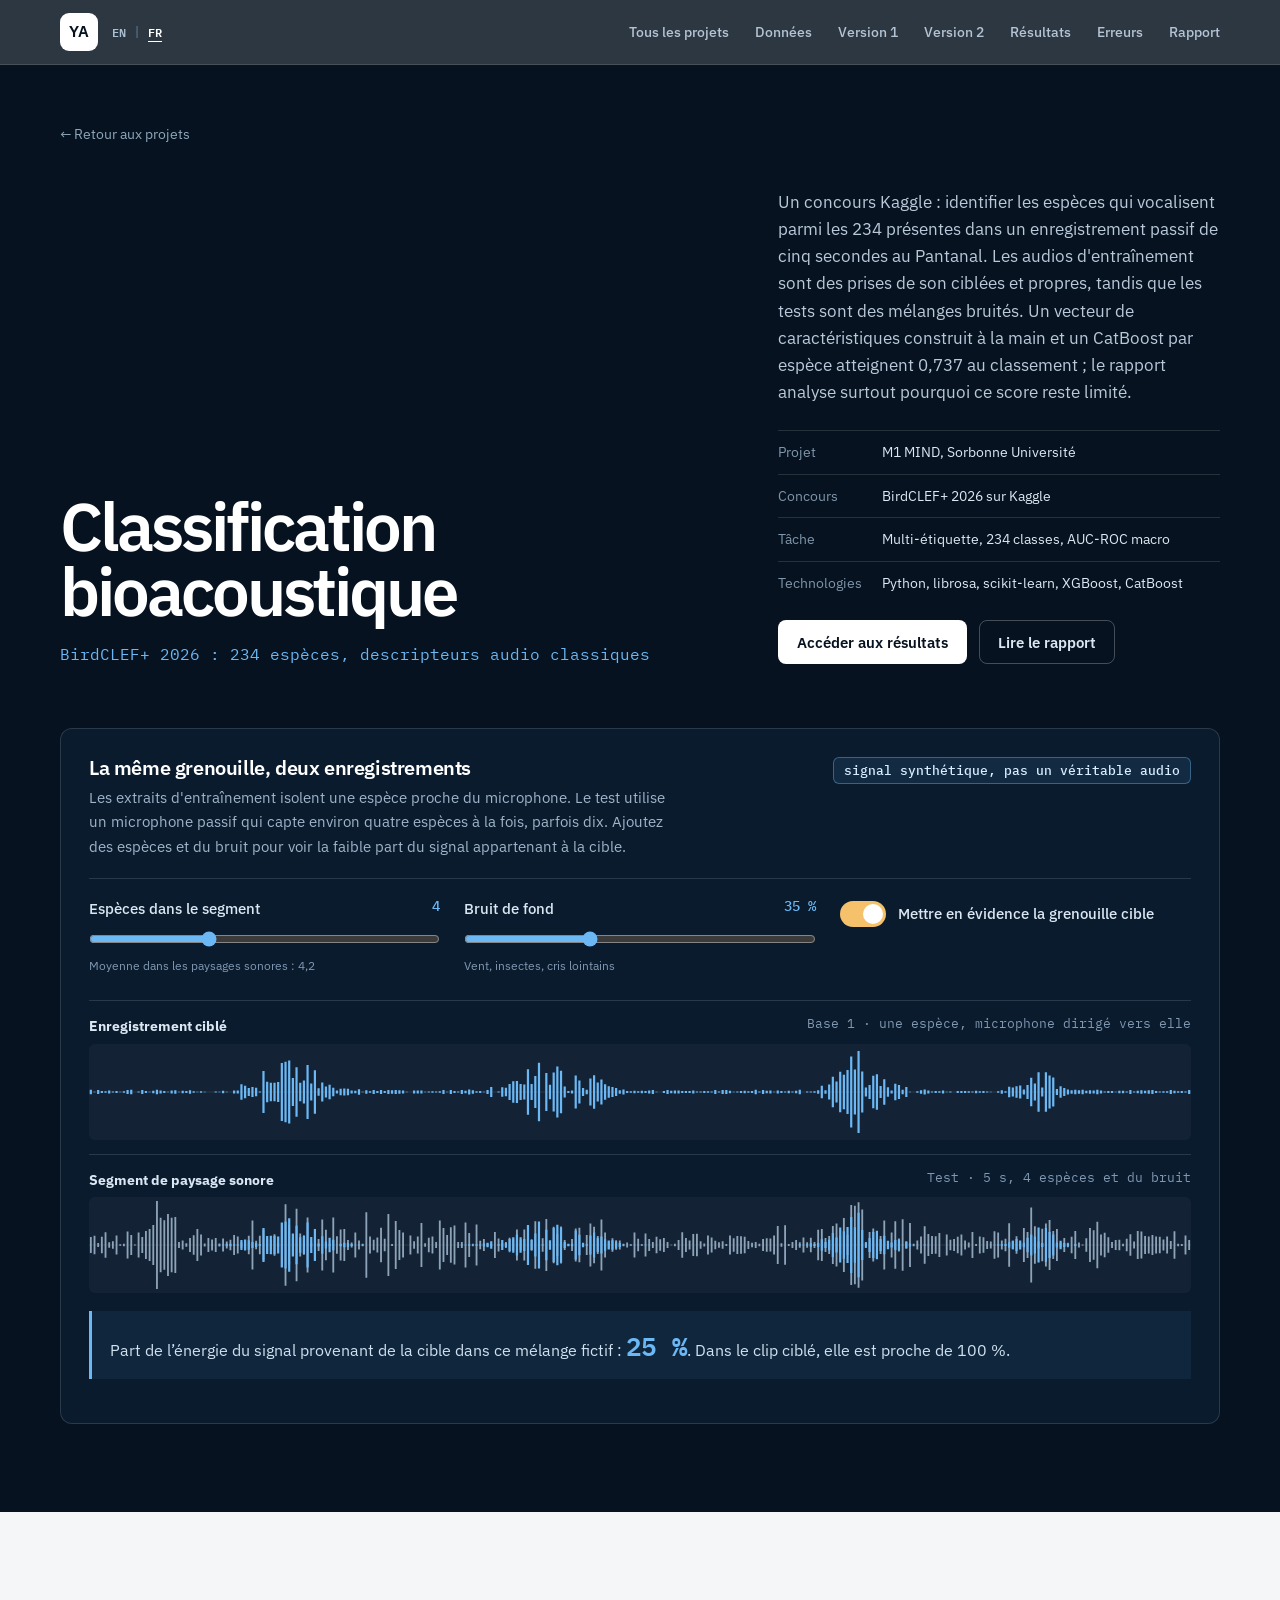
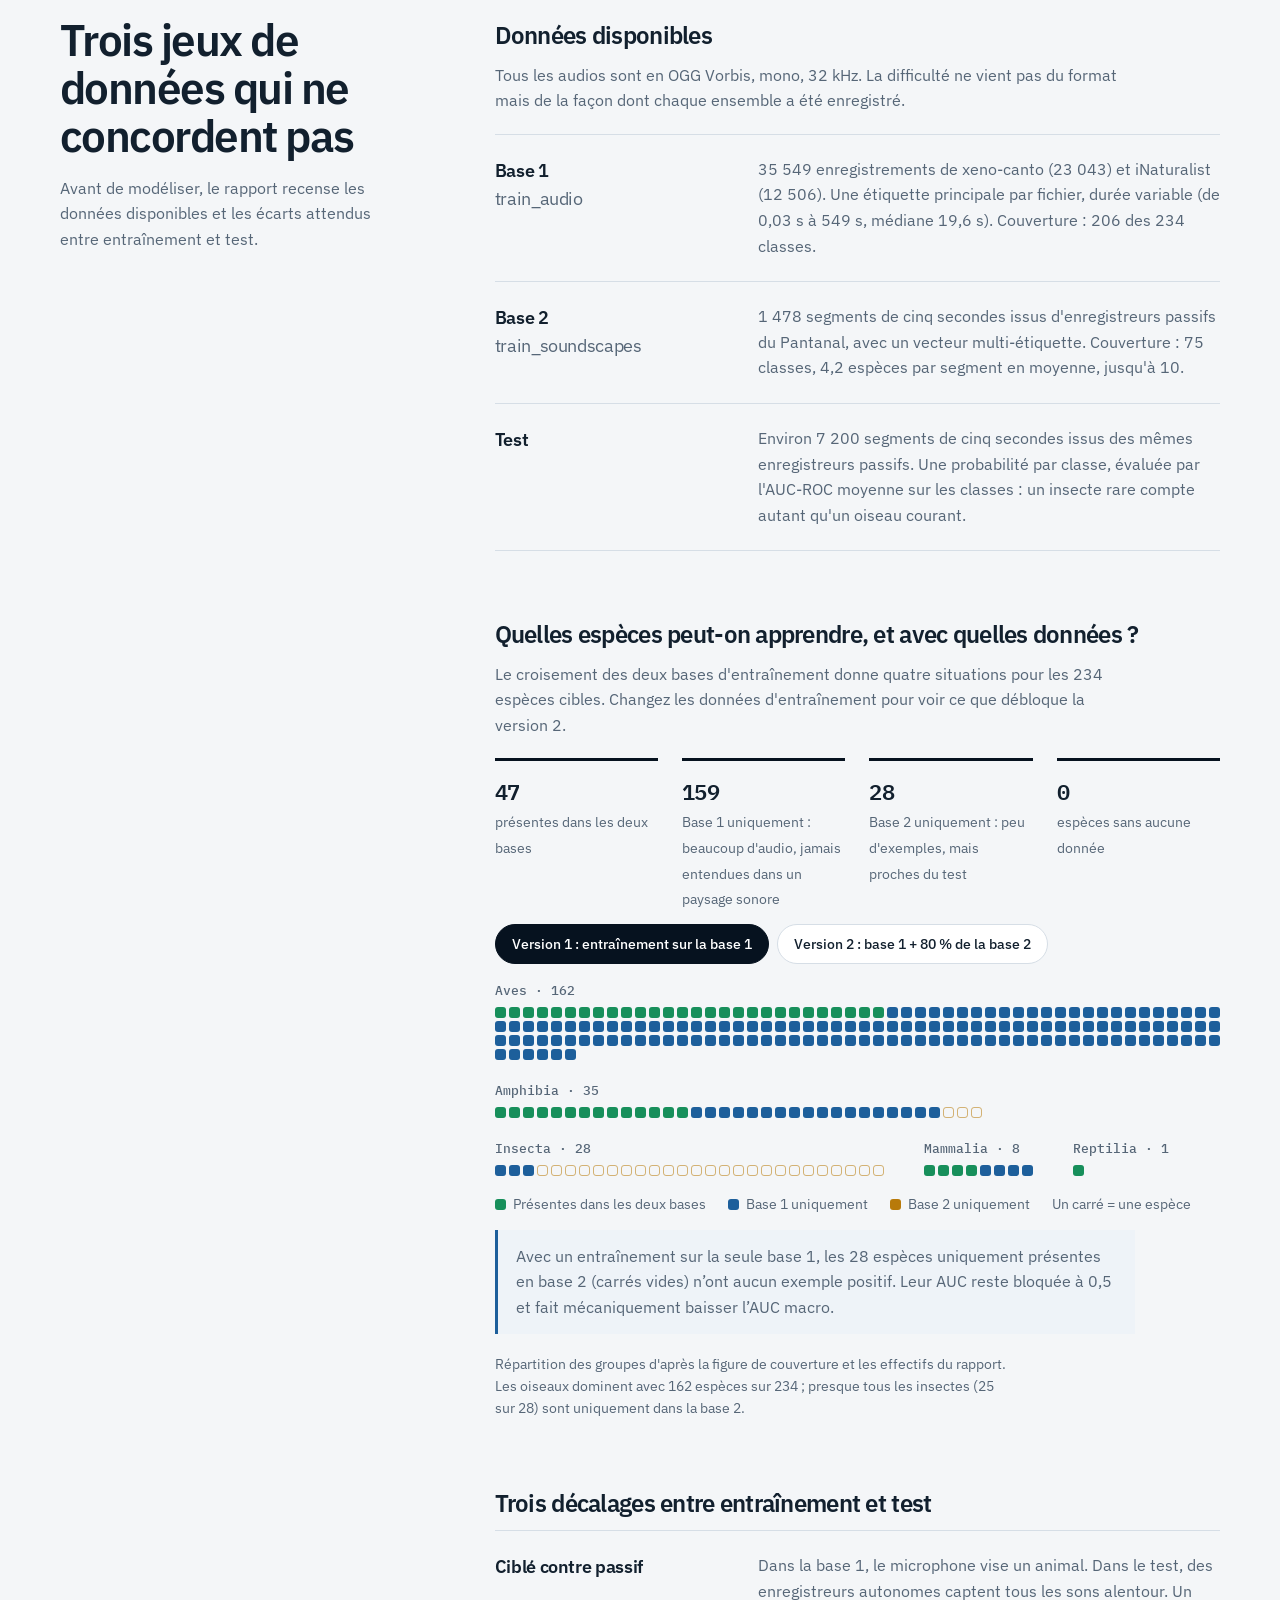
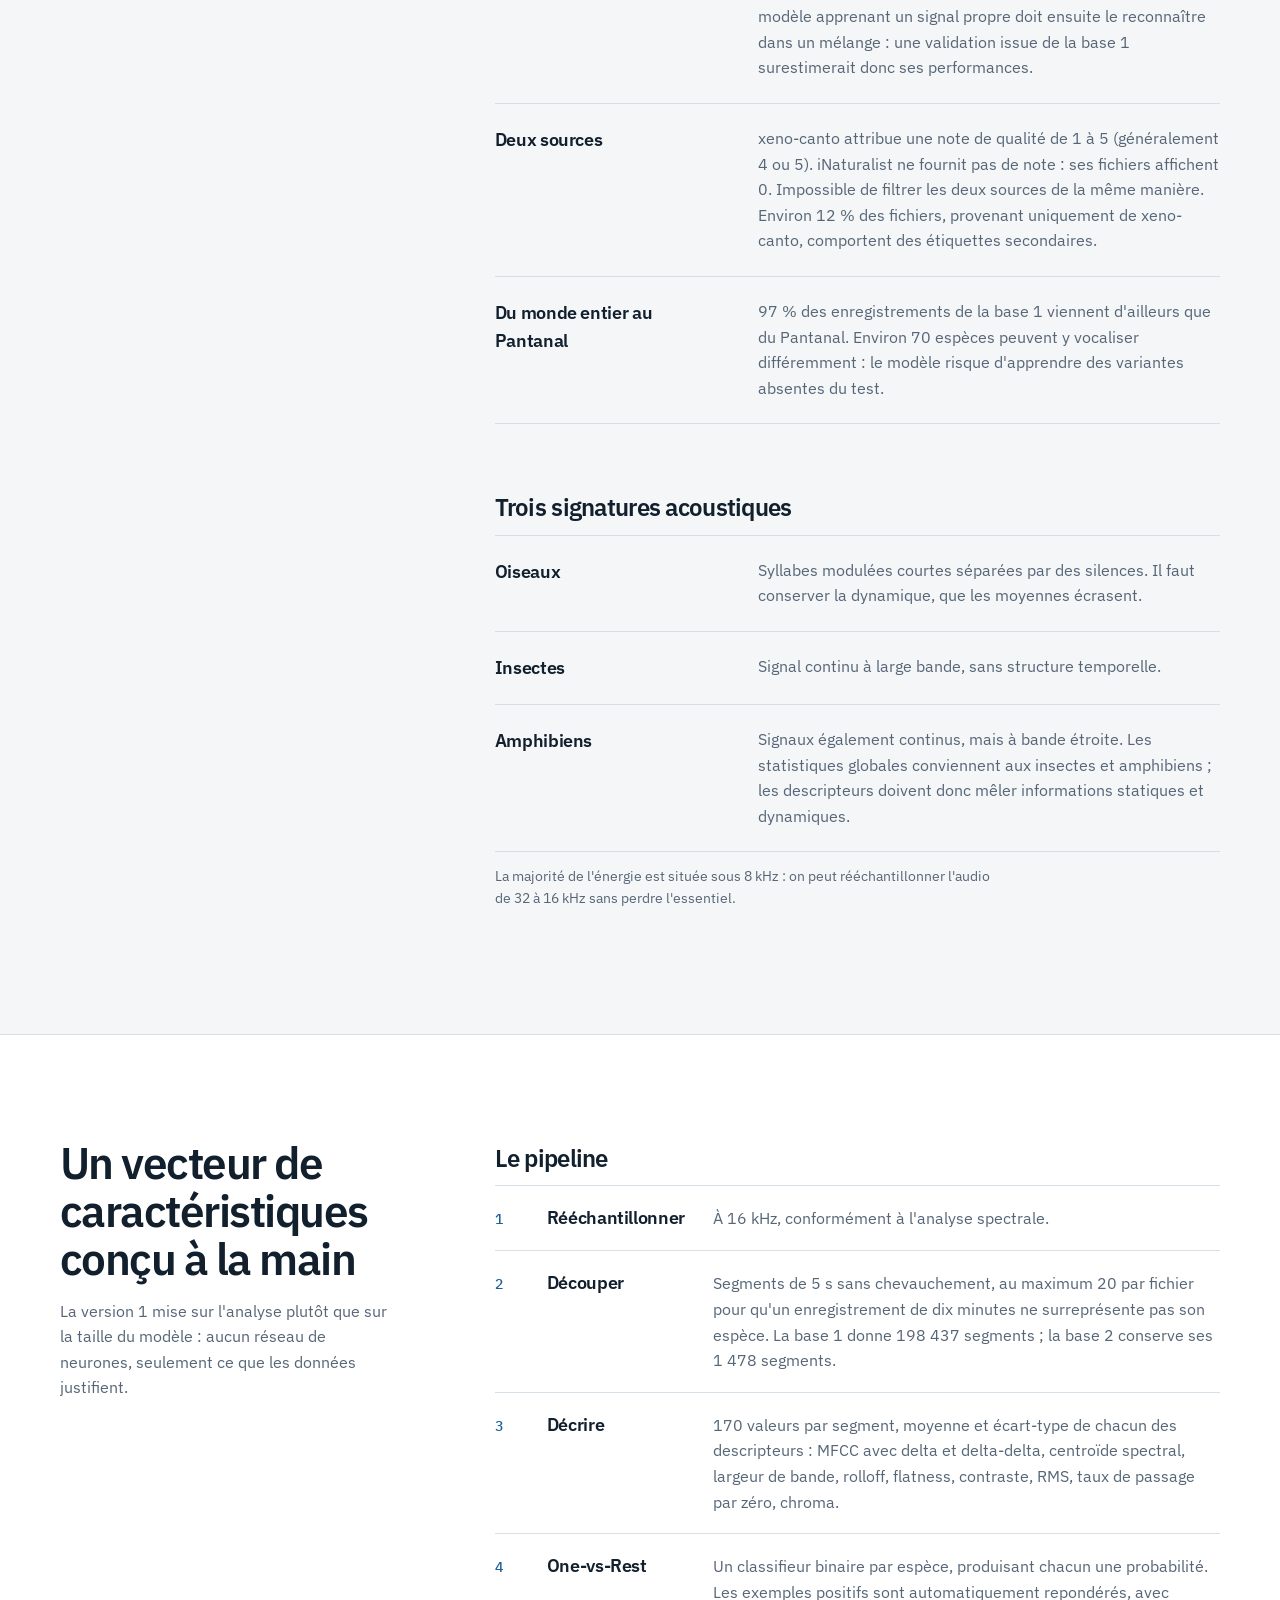
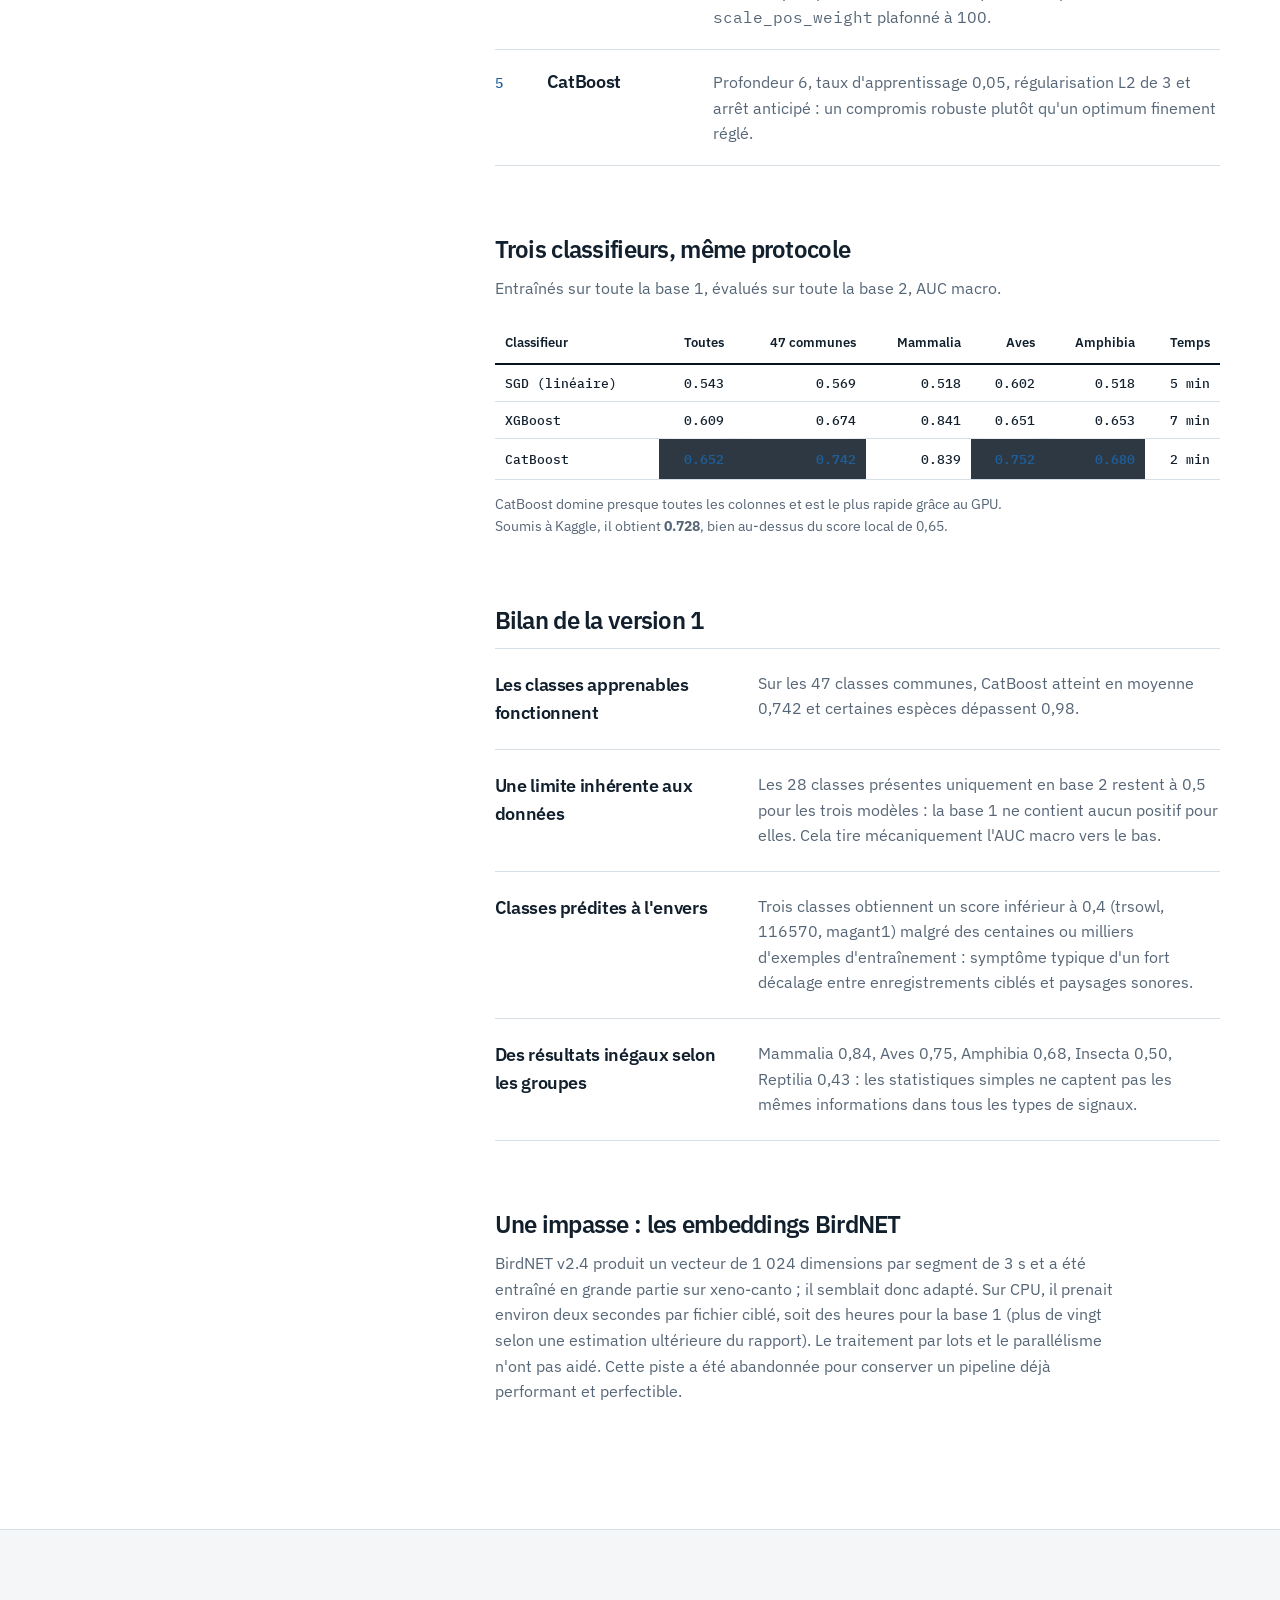
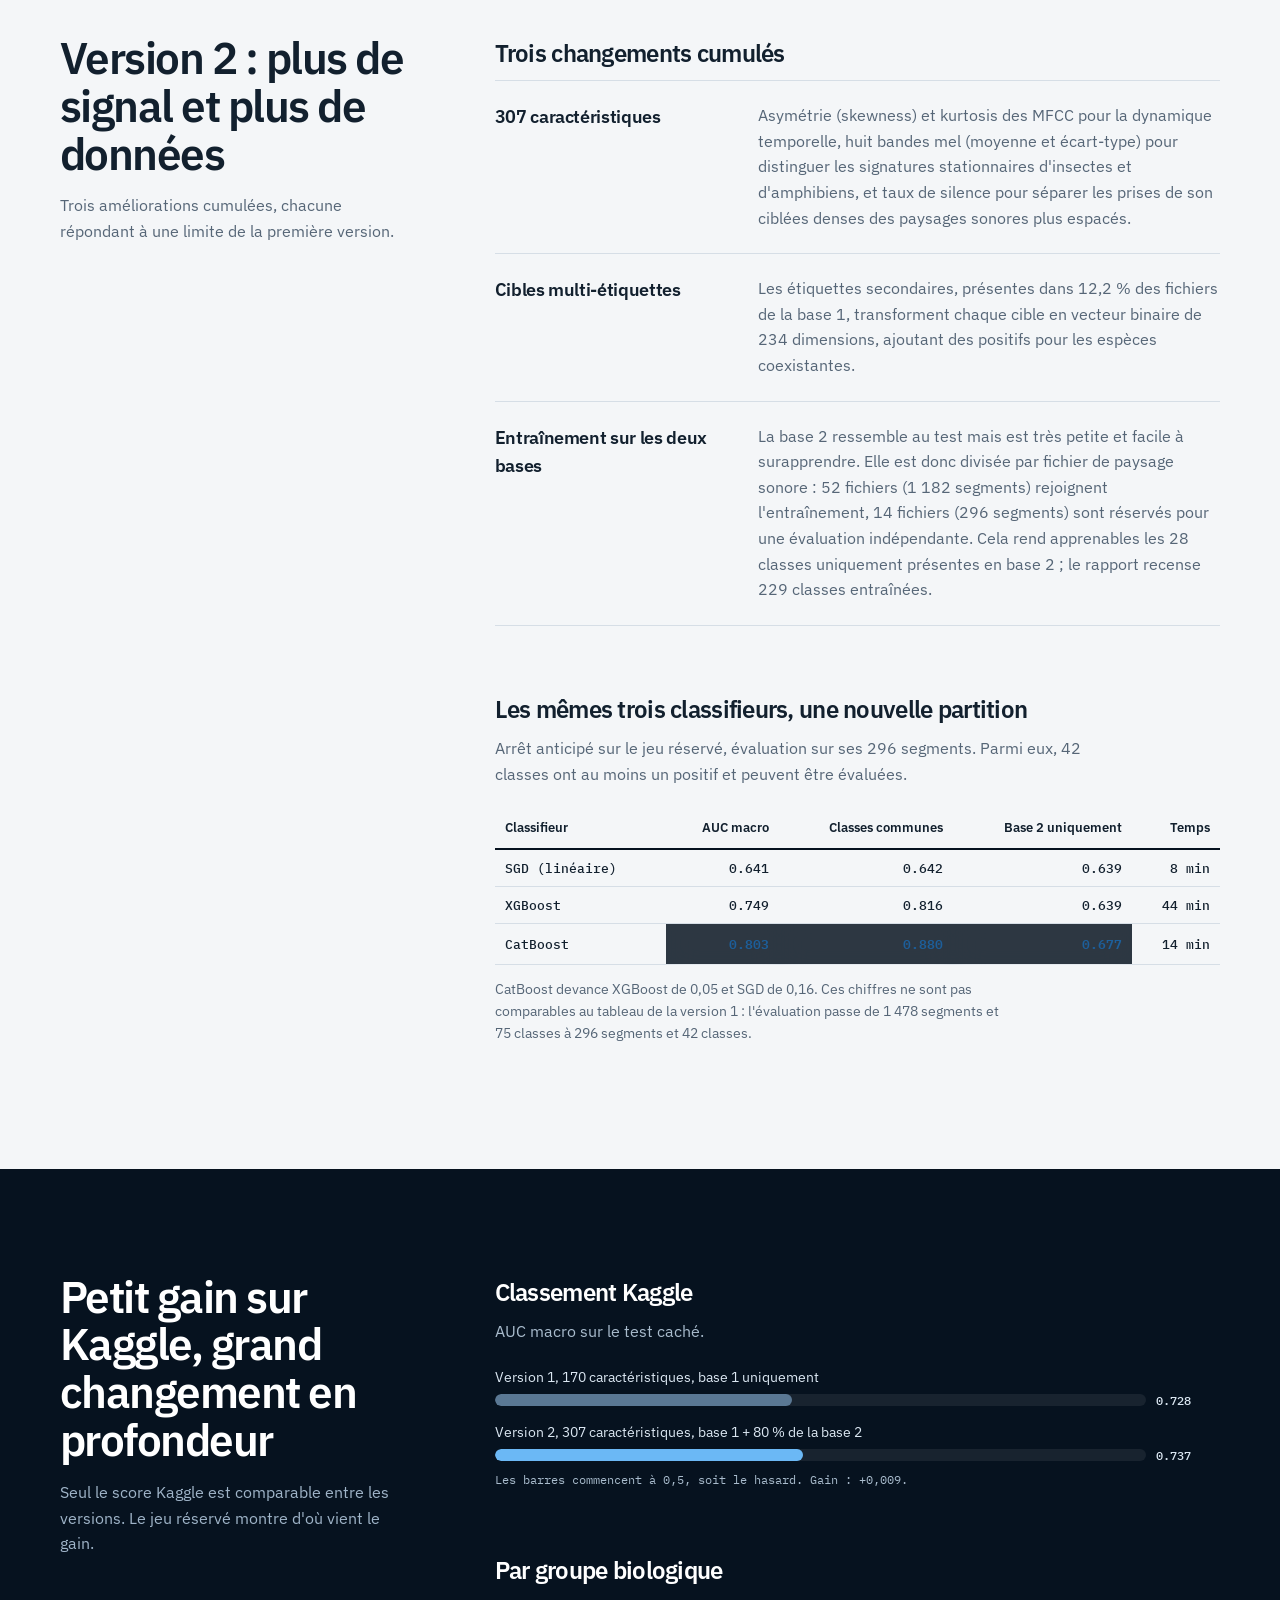
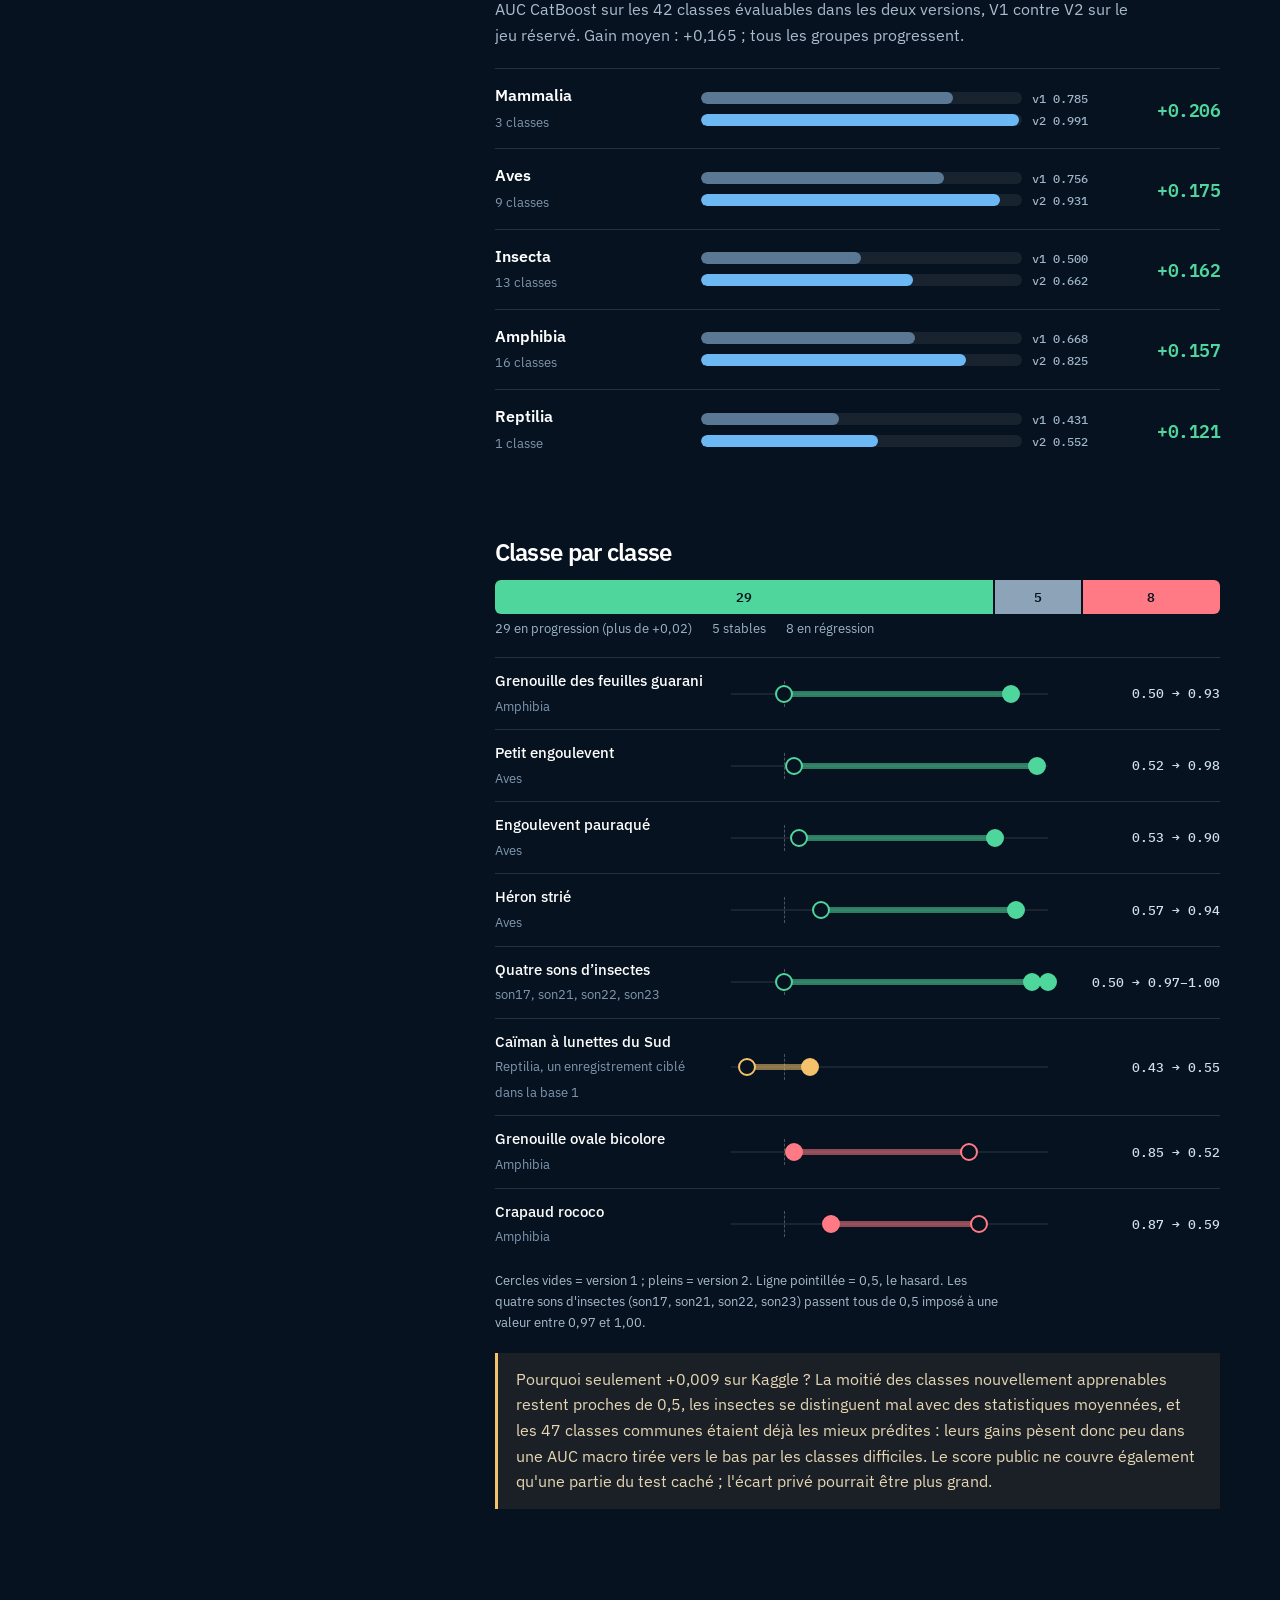
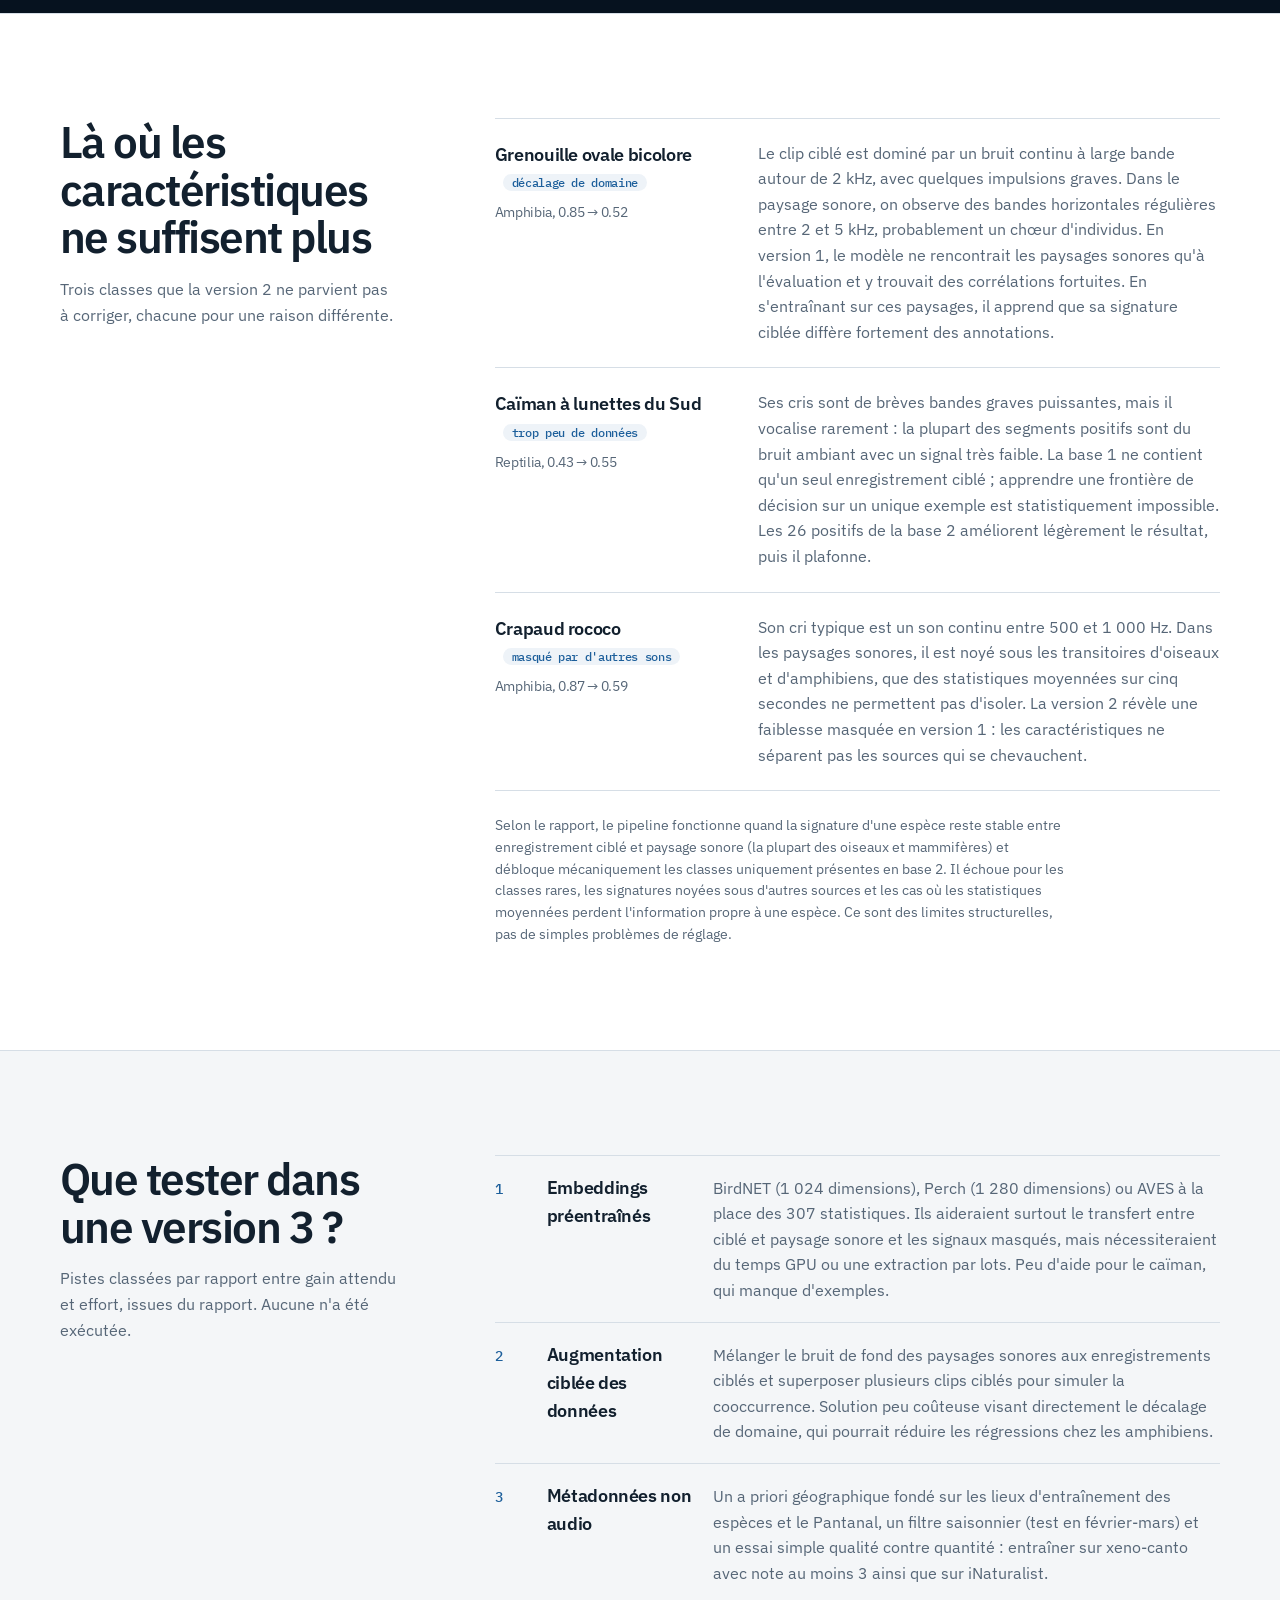
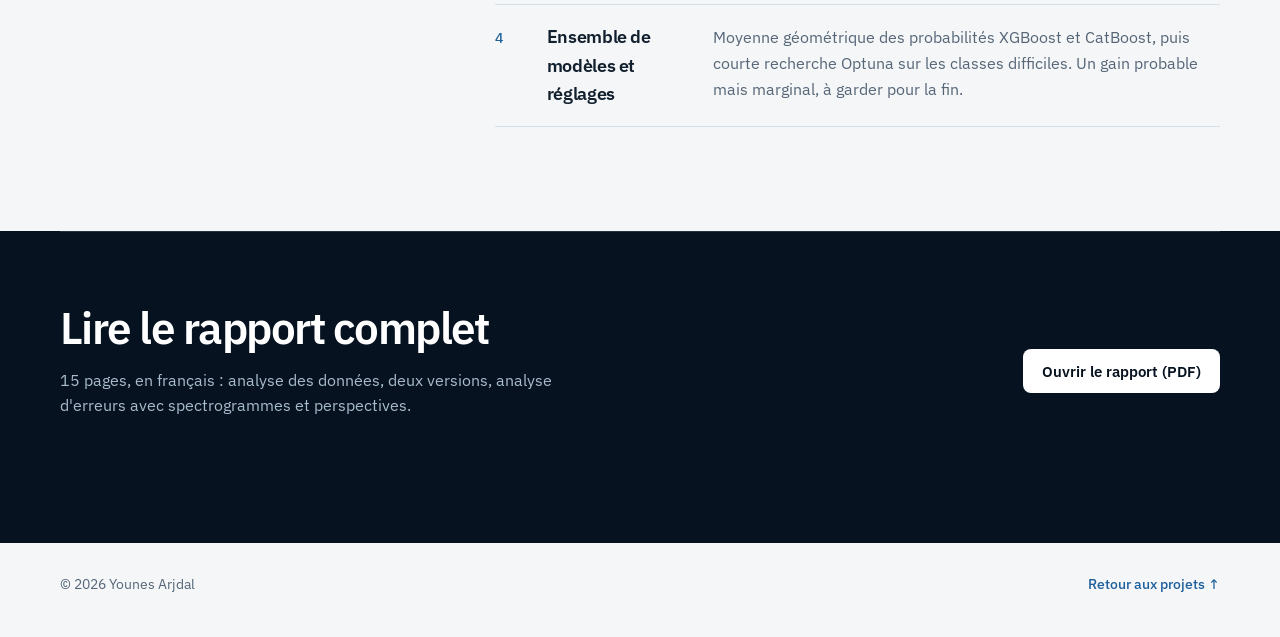
<file: fr/projects/bioacoustic-classification.html>
<!DOCTYPE html>

<html class="no-js" lang="fr">
<head>
<meta charset="utf-8"/>
<meta content="width=device-width, initial-scale=1.0" name="viewport"/>
<meta content="BirdCLEF+ 2026 : classification audio multi-étiquette de 234 espèces du Pantanal, caractéristiques spectrales, CatBoost One-vs-Rest et analyse du décalage entre sons ciblés et paysages sonores." name="description"/>
<meta content="#06121f" name="theme-color"/>
<title>Classification bioacoustique - Younes Arjdal</title>
<link href="../../assets/favicon.svg" rel="icon" type="image/svg+xml"/>
<link href="https://fonts.googleapis.com" rel="preconnect"/>
<link crossorigin="" href="https://fonts.gstatic.com" rel="preconnect"/>
<link href="https://fonts.googleapis.com/css2?family=IBM+Plex+Mono:wght@400;500;600&amp;family=IBM+Plex+Sans:wght@400;500;600&amp;display=swap" rel="stylesheet"/>
<script>document.documentElement.classList.replace('no-js', 'js');</script>
<style>
    :root {
      --ink: #06121f; --ink-2: #0a1b2e; --paper: #f4f6f8; --text: #12202e; --muted: #566677;
      --line: #d6dee6; --dline: rgba(255, 255, 255, 0.13);
      --blue: #1d5f9b; --cy: #6bb8f5; --ok: #4fd69c; --bad: #ff7a84; --warn: #f5c26b; --pub: #b79cff;
      --mono: "IBM Plex Mono", ui-monospace, SFMono-Regular, Menlo, monospace;
      --sans: "IBM Plex Sans", system-ui, -apple-system, "Segoe UI", sans-serif;
      --r: 8px; --w: 1160px;
    }
    * { box-sizing: border-box; }
    html { scroll-behavior: smooth; scroll-padding-top: 80px; }
    body { margin: 0; color: var(--text); background: var(--paper); font-family: var(--sans); line-height: 1.6; -webkit-font-smoothing: antialiased; }
    a { color: inherit; }
    code { font-family: var(--mono); }
    .wrap { width: min(calc(100% - 40px), var(--w)); margin: 0 auto; }
    :focus-visible { outline: 3px solid rgba(107, 184, 245, 0.7); outline-offset: 3px; }

    .top { position: sticky; top: 0; z-index: 50; background: rgba(6, 18, 31, 0.84); backdrop-filter: blur(14px); border-bottom: 1px solid var(--dline); }
    .top .wrap { display: flex; align-items: center; justify-content: space-between; min-height: 64px; }
    .brand { display: grid; place-items: center; width: 38px; height: 38px; border-radius: 9px; background: #fff; color: var(--ink); font-weight: 600; letter-spacing: -0.03em; text-decoration: none; }
    .top nav { display: flex; gap: 26px; }
    .top nav a { color: #b4c4d4; font-size: 0.9rem; font-weight: 500; text-decoration: none; }
    .top nav a:hover { color: #fff; }

    .btn { display: inline-flex; align-items: center; justify-content: center; min-height: 44px; padding: 0 18px; border-radius: var(--r); border: 1px solid transparent; font: 600 0.92rem var(--sans); text-decoration: none; cursor: pointer; transition: background 0.15s, border-color 0.15s, transform 0.15s; }
    .btn:hover { transform: translateY(-1px); }
    .btn-light { background: #fff; color: var(--ink); }
    .btn-light:hover { background: #e6eef6; }
    .btn-ghost { background: transparent; color: #dbe7f2; border-color: rgba(255, 255, 255, 0.25); }
    .btn-ghost:hover { border-color: rgba(255, 255, 255, 0.6); }
    .btn[disabled] { opacity: 0.4; cursor: default; transform: none; }

    /* ---------- Hero ---------- */
    .hero { background: var(--ink); color: #fff; padding: 56px 0 88px; }
    .back { display: inline-block; margin-bottom: 44px; color: #8fa6bb; font-size: 0.9rem; text-decoration: none; }
    .back:hover { color: #fff; }
    .hero-head { display: grid; grid-template-columns: minmax(0, 1.2fr) minmax(0, 0.8fr); gap: 56px; align-items: end; }
    h1 { margin: 0; font-size: clamp(2.8rem, 6.6vw, 5.8rem); line-height: 0.98; letter-spacing: -0.045em; font-weight: 600; }
    .sub { margin: 20px 0 0; font: 400 1rem var(--mono); color: var(--cy); }
    .lede { margin: 0 0 24px; max-width: 52ch; color: #b9c9d9; font-size: 1.06rem; }
    .meta { display: grid; gap: 10px; margin: 0; font-size: 0.88rem; }
    .meta div { display: grid; grid-template-columns: 92px 1fr; gap: 12px; padding-top: 10px; border-top: 1px solid var(--dline); }
    .meta dt { color: #7f95aa; }
    .meta dd { margin: 0; color: #dbe7f2; }
    .hero-actions { display: flex; flex-wrap: wrap; gap: 12px; margin-top: 26px; }

    /* ---------- Traversal demo ---------- */
    .demo { margin-top: 64px; padding: 28px; border: 1px solid var(--dline); border-radius: 12px; background: var(--ink-2); }
    .demo-intro { display: flex; flex-wrap: wrap; align-items: baseline; justify-content: space-between; gap: 8px 24px; margin-bottom: 20px; }
    .demo-intro h2 { margin: 0; font-size: 1.25rem; letter-spacing: -0.02em; font-weight: 600; }
    .demo-intro p { margin: 6px 0 0; max-width: 66ch; color: #9fb4c8; font-size: 0.95rem; }
    .chip { font: 500 0.82rem var(--mono); color: #d8edff; padding: 4px 10px; border: 1px solid rgba(107, 184, 245, 0.4); border-radius: 6px; background: rgba(107, 184, 245, 0.1); white-space: nowrap; }
    .demo-bar { display: flex; flex-wrap: wrap; align-items: center; justify-content: space-between; gap: 16px; padding: 18px 0; border-top: 1px solid var(--dline); }
    .modes { display: flex; flex-wrap: wrap; gap: 8px; }
    .mode { min-height: 40px; padding: 0 16px; border: 1px solid rgba(255, 255, 255, 0.22); border-radius: 99px; background: transparent; color: #dbe7f2; font: 500 0.9rem var(--sans); cursor: pointer; }
    .mode[aria-pressed="true"] { background: #fff; border-color: #fff; color: var(--ink); }
    .demo-btns { display: flex; gap: 10px; flex-wrap: wrap; }
    .trap { display: flex; flex-wrap: wrap; align-items: center; gap: 12px; padding: 14px 0; border-top: 1px solid var(--dline); border-bottom: 1px solid var(--dline); }
    .switch { display: inline-flex; align-items: center; gap: 12px; color: #dbe7f2; font-weight: 500; cursor: pointer; }
    .switch input { position: absolute; opacity: 0; pointer-events: none; }
    .knob { position: relative; flex: none; width: 46px; height: 26px; border-radius: 99px; background: #2a4561; transition: background 0.2s; }
    .knob::after { content: ""; position: absolute; top: 3px; left: 3px; width: 20px; height: 20px; border-radius: 50%; background: #fff; transition: transform 0.2s; }
    .switch input:checked + .knob { background: var(--warn); }
    .switch input:checked + .knob::after { transform: translateX(20px); }
    .switch input:focus-visible + .knob { outline: 3px solid rgba(107, 184, 245, 0.7); outline-offset: 3px; }
    .trap small { color: #7f98b0; font-size: 0.85rem; }
    .out { margin-top: 18px; padding: 16px 18px; border-left: 3px solid var(--cy); background: rgba(107, 184, 245, 0.07); color: #cfe0ef; min-height: 3.2em; }
    .out.diff { border-color: var(--warn); background: rgba(245, 194, 107, 0.08); }
    .tw { overflow-x: auto; }
    /* ---------- Sections ---------- */
    .sec { padding: 104px 0; }
    .sec.white { background: #fff; border-top: 1px solid var(--line); border-bottom: 1px solid var(--line); }
    .sec.dark { background: var(--ink); color: #fff; }
    .split { display: grid; grid-template-columns: minmax(0, 4fr) minmax(0, 8fr); gap: 72px; }
    .split > * { min-width: 0; }
    .split > header { align-self: start; position: sticky; top: 96px; }
    h2 { margin: 0 0 16px; font-size: clamp(1.9rem, 3.4vw, 2.8rem); line-height: 1.1; letter-spacing: -0.035em; font-weight: 600; }
    .split > header p { max-width: 34ch; margin: 0; color: var(--muted); }
    .dark .split > header p { color: #9fb4c8; }
    h3 { margin: 0; font-size: 1.15rem; letter-spacing: -0.02em; font-weight: 600; }
    p { margin-top: 0; }
    .block + .block { margin-top: 64px; }
    .block > h3 { margin-bottom: 8px; font-size: 1.5rem; letter-spacing: -0.03em; }
    .block > p { max-width: 64ch; margin-bottom: 20px; color: var(--muted); }
    .dark .block > p { color: #a9bccd; }
    .note { margin: 14px 0 0; color: var(--muted); font-size: 0.85rem; max-width: 72ch; }
    .dark .note { color: #8097ac; }

    .rows { margin: 0; padding: 0; list-style: none; border-top: 1px solid var(--line); }
    .rows > div { display: grid; grid-template-columns: minmax(0, 1fr) minmax(0, 2fr); gap: 32px; padding: 22px 0; border-bottom: 1px solid var(--line); }
    .rows dt { font-size: 1.1rem; font-weight: 600; letter-spacing: -0.02em; }
    .rows dd { margin: 0; color: var(--muted); }
    .rows dd code { color: var(--text); font-size: 0.86em; }
    .formula { display: block; margin-top: 8px; padding: 10px 12px; border-radius: 6px; background: #eef3f8; color: var(--text); font: 500 0.82rem var(--mono); overflow-x: auto; white-space: nowrap; }

    .steps { counter-reset: s; margin: 0; padding: 0; list-style: none; border-top: 1px solid var(--line); }
    .steps li { display: grid; grid-template-columns: 36px 150px 1fr; gap: 16px; align-items: baseline; padding: 18px 0; border-bottom: 1px solid var(--line); }
    .steps li::before { counter-increment: s; content: counter(s); color: var(--blue); font: 500 0.9rem var(--mono); }
    .steps b { font-size: 1.1rem; letter-spacing: -0.02em; font-weight: 600; }
    .steps span { color: var(--muted); }

    .facts { display: grid; grid-template-columns: repeat(4, minmax(0, 1fr)); gap: 24px; margin: 0 0 12px; }
    .facts div { padding-top: 12px; border-top: 3px solid var(--ink); }
    .facts b { display: block; font: 600 1.35rem var(--mono); letter-spacing: -0.03em; }
    .facts span { color: var(--muted); font-size: 0.85rem; }
    table.wp { width: 100%; border-collapse: collapse; font-size: 0.9rem; }
    .wp th { padding: 10px; border-bottom: 2px solid var(--ink); font-size: 0.82rem; font-weight: 600; text-align: left; }
    .wp td { padding: 9px 10px; border-bottom: 1px solid var(--line); font: 500 0.84rem var(--mono); }
    .wp td.bad { color: #c0303c; } .wp td.good { color: #178f5b; font-weight: 600; }
    /* results */
    .pair { display: grid; grid-template-columns: 190px minmax(0, 1fr) 96px; gap: 16px; align-items: center; padding: 14px 0; border-top: 1px solid var(--dline); }
    .pair b { display: block; font-weight: 600; }
    .pair small { color: #8097ac; }
    .pbars { display: grid; gap: 6px; }
    .pb { display: flex; align-items: center; gap: 10px; }
    .pb .tr { flex: 1; height: 12px; border-radius: 99px; background: rgba(255, 255, 255, 0.07); overflow: hidden; }
    .pb .bw { display: block; width: var(--w); height: 100%; border-radius: inherit; background: var(--c); transition: width 0.9s cubic-bezier(0.2, 0.8, 0.2, 1); }
    .js .grow:not(.on) .bw { width: 0; }
    .pb em { min-width: 76px; color: #9fb4c8; font: 500 0.78rem var(--mono); font-style: normal; }
    .pb.bm { --c: #5a7894; } .pb.di { --c: var(--cy); } .pb.pu { --c: var(--pub); }
    .gain { text-align: right; color: var(--ok); font: 600 1.15rem var(--mono); letter-spacing: -0.03em; }
    .tag-pub { display: inline-block; margin-bottom: 14px; padding: 3px 10px; border: 1px solid rgba(183, 156, 255, 0.5); border-radius: 6px; background: rgba(183, 156, 255, 0.1); color: var(--pub); font: 500 0.78rem var(--mono); }
    .callout { margin: 20px 0 0; padding: 14px 18px; border-left: 3px solid var(--warn); background: rgba(245, 194, 107, 0.08); color: #e6d6b4; max-width: 74ch; }
    .rows > div > *, .rows dd { min-width: 0; }
    .formula { max-width: 100%; }
    @media (max-width: 760px) { table.runs { display: block; overflow-x: auto; } }
    table.runs { width: 100%; margin-top: 8px; border-collapse: collapse; font-size: 0.9rem; }
    .runs th { padding: 10px; border-bottom: 1px solid var(--dline); color: #9fb4c8; font-size: 0.8rem; font-weight: 500; text-align: right; white-space: nowrap; }
    .runs th:first-child, .runs th:nth-child(2) { text-align: left; }
    .runs td { padding: 9px 10px; border-bottom: 1px solid rgba(255, 255, 255, 0.07); text-align: right; font: 500 0.84rem var(--mono); }
    .runs td:first-child, .runs td:nth-child(2) { text-align: left; font-family: var(--sans); font-weight: 400; }
    .runs td.best { color: var(--cy); font-weight: 600; }

    .report { display: flex; flex-wrap: wrap; align-items: center; justify-content: space-between; gap: 32px; padding-top: 72px; border-top: 1px solid var(--dline); }
    .report h2 { max-width: 20ch; color: #fff; }
    .report p { max-width: 56ch; margin: 0 0 20px; color: #a9bccd; }
    footer.foot { padding: 30px 0 42px; color: var(--muted); font-size: 0.88rem; }
    footer.foot .wrap { display: flex; justify-content: space-between; gap: 20px; flex-wrap: wrap; }
    footer.foot a { text-decoration: none; font-weight: 500; color: var(--blue); }
    h1 { font-size: clamp(2.4rem, 5.2vw, 4.7rem); }
    .hero-head > div { min-width: 0; }

    /* ---------- Wave demo ---------- */
    .ctl { display: grid; grid-template-columns: repeat(3, minmax(0, 1fr)); gap: 24px; padding: 18px 0; border-top: 1px solid var(--dline); }
    .ctl label { display: block; color: #dbe7f2; font-weight: 500; font-size: 0.92rem; }
    .ctl label output { float: right; font: 500 0.88rem var(--mono); color: var(--cy); }
    .ctl input[type=range] { width: 100%; margin: 10px 0 0; accent-color: #6bb8f5; }
    .ctl small { display: block; margin-top: 2px; color: #7f98b0; font-size: 0.78rem; }
    .ctl label.switch { display: inline-flex; margin-top: 4px; }
    .wv { margin-top: 6px; padding-top: 14px; border-top: 1px solid var(--dline); }
    .wv + .wv { margin-top: 14px; }
    .wv-h { display: flex; flex-wrap: wrap; justify-content: space-between; gap: 4px 16px; margin-bottom: 6px; font-size: 0.88rem; color: #dbe7f2; }
    .wv-h span { color: #7f98b0; font: 400 0.8rem var(--mono); }
    .wv svg { display: block; width: 100%; height: 96px; border-radius: 6px; background: rgba(255, 255, 255, 0.035); }
    .wv path.mix { stroke: #8da3b8; stroke-width: 1; fill: none; }
    .wv path.tgt { stroke: #6bb8f5; stroke-width: 1.2; fill: none; }
    .wv line.mid { stroke: rgba(255, 255, 255, 0.1); }
    .share b { font: 600 1.6rem var(--mono); color: var(--cy); letter-spacing: -0.03em; }
    .share { margin-top: 18px; padding: 14px 18px; border-left: 3px solid var(--cy); background: rgba(107, 184, 245, 0.07); color: #cfe0ef; }

    /* ---------- Class grid ---------- */
    .grid-tools { display: flex; flex-wrap: wrap; gap: 8px; margin: 0 0 18px; }
    .gmode { min-height: 40px; padding: 0 16px; border: 1px solid var(--line); border-radius: 99px; background: #fff; color: var(--text); font: 500 0.9rem var(--sans); cursor: pointer; }
    .gmode[aria-pressed="true"] { background: var(--ink); border-color: var(--ink); color: #fff; }
    .groups { display: flex; flex-wrap: wrap; gap: 22px 40px; }
    .grp { min-width: 0; }
    .grp.wide { flex-basis: 100%; }
    .grp h4 { margin: 0 0 8px; font: 500 0.82rem var(--mono); color: var(--muted); }
    .dots { display: flex; flex-wrap: wrap; gap: 3px; max-width: 760px; }
    .d { width: 11px; height: 11px; border-radius: 3px; border: 1.5px solid transparent; transition: background 0.3s, border-color 0.3s, opacity 0.3s; }
    .d.c { background: #178f5b; } .d.v { background: #1d5f9b; } .d.s { background: #b87a0a; }
    .d.s.off { background: transparent; border-color: #b87a0a; opacity: 0.55; }
    .gleg { display: flex; flex-wrap: wrap; gap: 8px 22px; margin: 18px 0 0; color: var(--muted); font-size: 0.85rem; }
    .gleg i { display: inline-block; width: 11px; height: 11px; margin-right: 7px; border-radius: 3px; vertical-align: -1px; }
    .gcap { margin: 14px 0 0; padding: 14px 18px; border-left: 3px solid var(--blue); background: #eef3f8; color: var(--text); max-width: 74ch; min-height: 3.4em; }

    /* ---------- Score bars + dumbbells ---------- */
    .kag { display: grid; gap: 12px; margin-top: 8px; }
    .kag .pb em { min-width: 64px; color: #dbe7f2; }
    .kag .lab { display: block; margin-bottom: 4px; font-size: 0.9rem; color: #dbe7f2; }
    .axisnote { margin: 8px 0 0; color: #7f98b0; font: 400 0.78rem var(--mono); }
    .stack { display: flex; height: 34px; margin: 6px 0 4px; border-radius: 6px; overflow: hidden; gap: 2px; }
    .stack span { display: grid; place-items: center; min-width: 0; color: #06121f; font: 600 0.82rem var(--mono); }
    .stack .up { flex: 29; background: var(--ok); } .stack .eq { flex: 5; background: #8da3b8; } .stack .dn { flex: 8; background: var(--bad); }
    .stack-l { display: flex; flex-wrap: wrap; gap: 4px 20px; color: #9fb4c8; font-size: 0.84rem; margin-bottom: 8px; }
    .db { display: grid; grid-template-columns: 220px minmax(0, 1fr) 156px; gap: 16px; align-items: center; padding: 11px 0; border-top: 1px solid var(--dline); }
    .db b { display: block; font-weight: 500; font-size: 0.92rem; }
    .db small { color: #7f98b0; }
    .dtrack { position: relative; height: 26px; }
    .dtrack::before { content: ""; position: absolute; left: 0; right: 0; top: 12px; height: 2px; background: rgba(255, 255, 255, 0.08); }
    .dtrack .chance { position: absolute; top: 0; bottom: 0; left: var(--ch); border-left: 1px dashed rgba(255, 255, 255, 0.28); }
    .dtrack .seg2 { position: absolute; top: 10px; height: 6px; border-radius: 3px; left: var(--a); width: var(--wd); background: var(--k); opacity: 0.55; }
    .dtrack .m { position: absolute; top: 4px; left: var(--x); width: 18px; height: 18px; margin-left: -9px; border-radius: 50%; border: 2px solid var(--k); background: var(--ink); }
    .dtrack .m.f { background: var(--k); }
    .dv { font: 500 0.82rem var(--mono); color: #cfe0ef; text-align: right; white-space: nowrap; }
    .dv.up { --k: var(--ok); } .dv.dn { --k: var(--bad); } .dv.ce { --k: var(--warn); }
    .db.up { --k: var(--ok); } .db.dn { --k: var(--bad); } .db.ce { --k: var(--warn); }
    .dleg { margin: 10px 0 0; color: #7f98b0; font-size: 0.82rem; }
    .case { display: inline-block; margin-left: 8px; padding: 1px 9px; border-radius: 99px; background: #eef3f8; color: var(--blue); font: 500 0.74rem var(--mono); vertical-align: 2px; white-space: nowrap; }
    table.wp td.num, table.wp th.num { text-align: right; }
    table.wp td.top { color: var(--blue); font-weight: 600; }
    .tw { overflow-x: auto; }

    @media (max-width: 980px) {
      .hero-head { grid-template-columns: 1fr; gap: 36px; }
      .split { grid-template-columns: minmax(0, 1fr); gap: 32px; }
      .split > header { position: static; }
      .rows > div { grid-template-columns: 1fr; gap: 8px; }
      .facts { grid-template-columns: repeat(2, minmax(0, 1fr)); }
      .ctl { grid-template-columns: 1fr; gap: 16px; }
    }
    @media (max-width: 720px) {
      .top nav a:not(:first-child) { display: none; }
      .sec { padding: 72px 0; }
      .demo { padding: 20px 16px; }
      .steps li { grid-template-columns: 28px 1fr; }
      .steps li span { grid-column: 2; }
      .pair { grid-template-columns: 1fr 76px; gap: 8px 12px; }
      .pair > div:first-child { grid-column: 1 / -1; }
      .db { grid-template-columns: minmax(0, 1fr) auto; gap: 4px 12px; }
      .db .dtrack { grid-column: 1 / -1; order: 3; }
    }
    @media (prefers-reduced-motion: reduce) {
      html { scroll-behavior: auto; }
      *, *::before, *::after { transition-duration: 0.01ms !important; }
    }
  
/* Allow the demonstration label to wrap on narrow screens. */
@media(max-width:420px){.demo .chip{max-width:100%;white-space:normal;overflow-wrap:anywhere}}
/* Language switch : EN | FR, adjacent to YA */
.identity-row{display:flex;align-items:center;gap:12px;flex-shrink:0}
.top .identity-row .lang-switch{position:static!important;top:auto;left:auto;right:auto;display:inline-flex!important;align-items:center;flex-direction:row!important;gap:7px!important;padding:0;background:none;border:0;white-space:nowrap}
.top .identity-row .lang-switch a{display:inline-flex!important;align-items:center;font:600 .76rem var(--mono);text-decoration:none;color:#a9bfd2;padding:7px 2px;border:0}
.top .identity-row .lang-switch a[aria-current="page"]{color:#fff;text-decoration:underline;text-underline-offset:4px}
.top .identity-row .lang-switch a:hover{color:#fff}
.lang-switch .lang-divider{color:#67839d;font-size:.8rem}
@media(max-width:420px){.identity-row{gap:8px}.top .identity-row .lang-switch{gap:4px!important}}
</style>
<link href="https://younesmrc.github.io/projects/bioacoustic-classification.html" hreflang="en" rel="alternate"/><link href="https://younesmrc.github.io/fr/projects/bioacoustic-classification.html" hreflang="fr" rel="alternate"/><link href="https://younesmrc.github.io/projects/bioacoustic-classification.html" hreflang="x-default" rel="alternate"/></head>
<body>
<header class="top">
<div class="wrap">
<div class="identity-row"><a aria-label="Aller à l’accueil" class="brand" href="../index.html#home">YA</a><nav aria-label="Choisir la langue" class="lang-switch"><a href="../../projects/bioacoustic-classification.html" lang="en">EN</a><span aria-hidden="true" class="lang-divider">|</span><a aria-current="page" href="#" lang="fr">FR</a></nav></div>
<nav aria-label="Navigation du projet">
<a href="../index.html#projects">Tous les projets</a>
<a href="#data">Données</a>
<a href="#v1">Version 1</a>
<a href="#v2">Version 2</a>
<a href="#results">Résultats</a>
<a href="#errors">Erreurs</a>
<a href="#report">Rapport</a>
</nav>
</div>
</header>
<main>
<!-- ================= HERO + DOMAIN-GAP DEMO ================= -->
<section class="hero" id="top">
<div class="wrap">
<a class="back" href="../index.html#projects">← Retour aux projets</a>
<div class="hero-head">
<div>
<h1>Classification<br/>bioacoustique</h1>
<p class="sub">BirdCLEF+ 2026 : 234 espèces, descripteurs audio classiques</p>
</div>
<div>
<p class="lede">
              Un concours Kaggle : identifier les espèces qui vocalisent parmi les 234 présentes dans un enregistrement passif de cinq secondes au Pantanal. Les audios d'entraînement sont des prises de son ciblées et propres, tandis que les tests sont des mélanges bruités. Un vecteur de caractéristiques construit à la main et un CatBoost par espèce atteignent 0,737 au classement ; le rapport analyse surtout pourquoi ce score reste limité.
            </p>
<dl class="meta">
<div><dt>Projet</dt><dd>M1 MIND, Sorbonne Université</dd></div>
<div><dt>Concours</dt><dd>BirdCLEF+ 2026 sur Kaggle</dd></div>
<div><dt>Tâche</dt><dd>Multi-étiquette, 234 classes, AUC-ROC macro</dd></div>
<div><dt>Technologies</dt><dd>Python, librosa, scikit-learn, XGBoost, CatBoost</dd></div>
</dl>
<div class="hero-actions">
<a class="btn btn-light" href="#results">Accéder aux résultats</a>
<a class="btn btn-ghost" href="../../assets/projects/bioacoustic-classification/report.pdf" rel="noreferrer" target="_blank">Lire le rapport</a>
</div>
</div>
</div>
<div aria-labelledby="demo-title" class="demo">
<div class="demo-intro">
<div>
<h2 id="demo-title">La même grenouille, deux enregistrements</h2>
<p>Les extraits d'entraînement isolent une espèce proche du microphone. Le test utilise un microphone passif qui capte environ quatre espèces à la fois, parfois dix. Ajoutez des espèces et du bruit pour voir la faible part du signal appartenant à la cible.</p>
</div>
<span class="chip">signal synthétique, pas un véritable audio</span>
</div>
<div class="ctl">
<div>
<label for="nsp">Espèces dans le segment <output id="nsp-o">4</output></label>
<input id="nsp" max="10" min="1" step="1" type="range" value="4"/>
<small>Moyenne dans les paysages sonores : 4,2</small>
</div>
<div>
<label for="nz">Bruit de fond <output id="nz-o">35 %</output></label>
<input id="nz" max="100" min="0" step="5" type="range" value="35"/>
<small>Vent, insectes, cris lointains</small>
</div>
<div>
<label class="switch"><input checked="" id="hl" type="checkbox"/><span class="knob"></span><span>Mettre en évidence la grenouille cible</span></label>
</div>
</div>
<div class="wv">
<div class="wv-h"><b>Enregistrement ciblé</b><span>Base 1 · une espèce, microphone dirigé vers elle</span></div>
<svg aria-label="Forme d’onde d’un enregistrement ciblé propre contenant trois cris" id="w-focal" preserveaspectratio="none" role="img" viewbox="0 0 600 96"></svg>
</div>
<div class="wv">
<div class="wv-h"><b>Segment de paysage sonore</b><span id="w-cap">Test · 5 s, 4 espèces et du bruit</span></div>
<svg aria-label="Forme d’onde d’un mélange bruité de paysage sonore" id="w-soup" preserveaspectratio="none" role="img" viewbox="0 0 600 96"></svg>
</div>
<p aria-live="polite" class="share" id="share"></p>
</div>
</div>
</section>
<!-- ================= DATA ================= -->
<section class="sec" id="data">
<div class="wrap split">
<header>
<h2>Trois jeux de données qui ne concordent pas</h2>
<p>Avant de modéliser, le rapport recense les données disponibles et les écarts attendus entre entraînement et test.</p>
</header>
<div>
<div class="block">
<h3>Données disponibles</h3>
<p>Tous les audios sont en OGG Vorbis, mono, 32 kHz. La difficulté ne vient pas du format mais de la façon dont chaque ensemble a été enregistré.</p>
<dl class="rows">
<div><dt>Base 1<br/><span style="font-weight:400;color:var(--muted)">train_audio</span></dt><dd>35 549 enregistrements de xeno-canto (23 043) et iNaturalist (12 506). Une étiquette principale par fichier, durée variable (de 0,03 s à 549 s, médiane 19,6 s). Couverture : 206 des 234 classes.</dd></div>
<div><dt>Base 2<br/><span style="font-weight:400;color:var(--muted)">train_soundscapes</span></dt><dd>1 478 segments de cinq secondes issus d'enregistreurs passifs du Pantanal, avec un vecteur multi-étiquette. Couverture : 75 classes, 4,2 espèces par segment en moyenne, jusqu'à 10.</dd></div>
<div><dt>Test</dt><dd>Environ 7 200 segments de cinq secondes issus des mêmes enregistreurs passifs. Une probabilité par classe, évaluée par l'AUC-ROC moyenne sur les classes : un insecte rare compte autant qu'un oiseau courant.</dd></div>
</dl>
</div>
<div class="block">
<h3>Quelles espèces peut-on apprendre, et avec quelles données ?</h3>
<p>Le croisement des deux bases d'entraînement donne quatre situations pour les 234 espèces cibles. Changez les données d'entraînement pour voir ce que débloque la version 2.</p>
<dl class="facts">
<div><b>47</b><span>présentes dans les deux bases</span></div>
<div><b>159</b><span>Base 1 uniquement : beaucoup d'audio, jamais entendues dans un paysage sonore</span></div>
<div><b>28</b><span>Base 2 uniquement : peu d'exemples, mais proches du test</span></div>
<div><b>0</b><span>espèces sans aucune donnée</span></div>
</dl>
<div aria-label="Données d’entraînement" class="grid-tools" role="group">
<button aria-pressed="true" class="gmode" data-g="v1" type="button">Version 1 : entraînement sur la base 1</button>
<button aria-pressed="false" class="gmode" data-g="v2" type="button">Version 2 : base 1 + 80 % de la base 2</button>
</div>
<div class="groups" id="groups"></div>
<div class="gleg">
<span><i style="background:#178f5b"></i>Présentes dans les deux bases</span>
<span><i style="background:#1d5f9b"></i>Base 1 uniquement</span>
<span><i style="background:#b87a0a"></i>Base 2 uniquement</span>
<span style="color:var(--muted)">Un carré = une espèce</span>
</div>
<p aria-live="polite" class="gcap" id="gcap"></p>
<p class="note">Répartition des groupes d'après la figure de couverture et les effectifs du rapport. Les oiseaux dominent avec 162 espèces sur 234 ; presque tous les insectes (25 sur 28) sont uniquement dans la base 2.</p>
</div>
<div class="block">
<h3>Trois décalages entre entraînement et test</h3>
<dl class="rows">
<div><dt>Ciblé contre passif</dt><dd>Dans la base 1, le microphone vise un animal. Dans le test, des enregistreurs autonomes captent tous les sons alentour. Un modèle apprenant un signal propre doit ensuite le reconnaître dans un mélange : une validation issue de la base 1 surestimerait donc ses performances.</dd></div>
<div><dt>Deux sources</dt><dd>xeno-canto attribue une note de qualité de 1 à 5 (généralement 4 ou 5). iNaturalist ne fournit pas de note : ses fichiers affichent 0. Impossible de filtrer les deux sources de la même manière. Environ 12 % des fichiers, provenant uniquement de xeno-canto, comportent des étiquettes secondaires.</dd></div>
<div><dt>Du monde entier au Pantanal</dt><dd>97 % des enregistrements de la base 1 viennent d'ailleurs que du Pantanal. Environ 70 espèces peuvent y vocaliser différemment : le modèle risque d'apprendre des variantes absentes du test.</dd></div>
</dl>
</div>
<div class="block">
<h3>Trois signatures acoustiques</h3>
<dl class="rows">
<div><dt>Oiseaux</dt><dd>Syllabes modulées courtes séparées par des silences. Il faut conserver la dynamique, que les moyennes écrasent.</dd></div>
<div><dt>Insectes</dt><dd>Signal continu à large bande, sans structure temporelle.</dd></div>
<div><dt>Amphibiens</dt><dd>Signaux également continus, mais à bande étroite. Les statistiques globales conviennent aux insectes et amphibiens ; les descripteurs doivent donc mêler informations statiques et dynamiques.</dd></div>
</dl>
<p class="note">La majorité de l'énergie est située sous 8 kHz : on peut rééchantillonner l'audio de 32 à 16 kHz sans perdre l'essentiel.</p>
</div>
</div>
</div>
</section>
<!-- ================= VERSION 1 ================= -->
<section class="sec white" id="v1">
<div class="wrap split">
<header>
<h2>Un vecteur de caractéristiques conçu à la main</h2>
<p>La version 1 mise sur l'analyse plutôt que sur la taille du modèle : aucun réseau de neurones, seulement ce que les données justifient.</p>
</header>
<div>
<div class="block">
<h3>Le pipeline</h3>
<ol class="steps">
<li><b>Rééchantillonner</b><span>À 16 kHz, conformément à l'analyse spectrale.</span></li>
<li><b>Découper</b><span>Segments de 5 s sans chevauchement, au maximum 20 par fichier pour qu'un enregistrement de dix minutes ne surreprésente pas son espèce. La base 1 donne 198 437 segments ; la base 2 conserve ses 1 478 segments.</span></li>
<li><b>Décrire</b><span>170 valeurs par segment, moyenne et écart-type de chacun des descripteurs : MFCC avec delta et delta-delta, centroïde spectral, largeur de bande, rolloff, flatness, contraste, RMS, taux de passage par zéro, chroma.</span></li>
<li><b>One-vs-Rest</b><span>Un classifieur binaire par espèce, produisant chacun une probabilité. Les exemples positifs sont automatiquement repondérés, avec <code>scale_pos_weight</code> plafonné à 100.</span></li>
<li><b>CatBoost</b><span>Profondeur 6, taux d'apprentissage 0,05, régularisation L2 de 3 et arrêt anticipé : un compromis robuste plutôt qu'un optimum finement réglé.</span></li>
</ol>
</div>
<div class="block">
<h3>Trois classifieurs, même protocole</h3>
<p>Entraînés sur toute la base 1, évalués sur toute la base 2, AUC macro.</p>
<div class="tw">
<table class="wp">
<thead><tr><th>Classifieur</th><th class="num">Toutes</th><th class="num">47 communes</th><th class="num">Mammalia</th><th class="num">Aves</th><th class="num">Amphibia</th><th class="num">Temps</th></tr></thead>
<tbody>
<tr><td>SGD (linéaire)</td><td class="num">0.543</td><td class="num">0.569</td><td class="num">0.518</td><td class="num">0.602</td><td class="num">0.518</td><td class="num">5 min</td></tr>
<tr><td>XGBoost</td><td class="num">0.609</td><td class="num">0.674</td><td class="num">0.841</td><td class="num">0.651</td><td class="num">0.653</td><td class="num">7 min</td></tr>
<tr><td>CatBoost</td><td class="num top">0.652</td><td class="num top">0.742</td><td class="num">0.839</td><td class="num top">0.752</td><td class="num top">0.680</td><td class="num">2 min</td></tr>
</tbody>
</table>
</div>
<p class="note">CatBoost domine presque toutes les colonnes et est le plus rapide grâce au GPU. Soumis à Kaggle, il obtient <b>0.728</b>, bien au-dessus du score local de 0,65.</p>
</div>
<div class="block">
<h3>Bilan de la version 1</h3>
<dl class="rows">
<div><dt>Les classes apprenables fonctionnent</dt><dd>Sur les 47 classes communes, CatBoost atteint en moyenne 0,742 et certaines espèces dépassent 0,98.</dd></div>
<div><dt>Une limite inhérente aux données</dt><dd>Les 28 classes présentes uniquement en base 2 restent à 0,5 pour les trois modèles : la base 1 ne contient aucun positif pour elles. Cela tire mécaniquement l'AUC macro vers le bas.</dd></div>
<div><dt>Classes prédites à l'envers</dt><dd>Trois classes obtiennent un score inférieur à 0,4 (trsowl, 116570, magant1) malgré des centaines ou milliers d'exemples d'entraînement : symptôme typique d'un fort décalage entre enregistrements ciblés et paysages sonores.</dd></div>
<div><dt>Des résultats inégaux selon les groupes</dt><dd>Mammalia 0,84, Aves 0,75, Amphibia 0,68, Insecta 0,50, Reptilia 0,43 : les statistiques simples ne captent pas les mêmes informations dans tous les types de signaux.</dd></div>
</dl>
</div>
<div class="block">
<h3>Une impasse : les embeddings BirdNET</h3>
<p>BirdNET v2.4 produit un vecteur de 1 024 dimensions par segment de 3 s et a été entraîné en grande partie sur xeno-canto ; il semblait donc adapté. Sur CPU, il prenait environ deux secondes par fichier ciblé, soit des heures pour la base 1 (plus de vingt selon une estimation ultérieure du rapport). Le traitement par lots et le parallélisme n'ont pas aidé. Cette piste a été abandonnée pour conserver un pipeline déjà performant et perfectible.</p>
</div>
</div>
</div>
</section>
<!-- ================= VERSION 2 ================= -->
<section class="sec" id="v2">
<div class="wrap split">
<header>
<h2>Version 2 : plus de signal et plus de données</h2>
<p>Trois améliorations cumulées, chacune répondant à une limite de la première version.</p>
</header>
<div>
<div class="block">
<h3>Trois changements cumulés</h3>
<dl class="rows">
<div><dt>307 caractéristiques</dt><dd>Asymétrie (skewness) et kurtosis des MFCC pour la dynamique temporelle, huit bandes mel (moyenne et écart-type) pour distinguer les signatures stationnaires d'insectes et d'amphibiens, et taux de silence pour séparer les prises de son ciblées denses des paysages sonores plus espacés.</dd></div>
<div><dt>Cibles multi-étiquettes</dt><dd>Les étiquettes secondaires, présentes dans 12,2 % des fichiers de la base 1, transforment chaque cible en vecteur binaire de 234 dimensions, ajoutant des positifs pour les espèces coexistantes.</dd></div>
<div><dt>Entraînement sur les deux bases</dt><dd>La base 2 ressemble au test mais est très petite et facile à surapprendre. Elle est donc divisée par fichier de paysage sonore : 52 fichiers (1 182 segments) rejoignent l'entraînement, 14 fichiers (296 segments) sont réservés pour une évaluation indépendante. Cela rend apprenables les 28 classes uniquement présentes en base 2 ; le rapport recense 229 classes entraînées.</dd></div>
</dl>
</div>
<div class="block">
<h3>Les mêmes trois classifieurs, une nouvelle partition</h3>
<p>Arrêt anticipé sur le jeu réservé, évaluation sur ses 296 segments. Parmi eux, 42 classes ont au moins un positif et peuvent être évaluées.</p>
<div class="tw">
<table class="wp">
<thead><tr><th>Classifieur</th><th class="num">AUC macro</th><th class="num">Classes communes</th><th class="num">Base 2 uniquement</th><th class="num">Temps</th></tr></thead>
<tbody>
<tr><td>SGD (linéaire)</td><td class="num">0.641</td><td class="num">0.642</td><td class="num">0.639</td><td class="num">8 min</td></tr>
<tr><td>XGBoost</td><td class="num">0.749</td><td class="num">0.816</td><td class="num">0.639</td><td class="num">44 min</td></tr>
<tr><td>CatBoost</td><td class="num top">0.803</td><td class="num top">0.880</td><td class="num top">0.677</td><td class="num">14 min</td></tr>
</tbody>
</table>
</div>
<p class="note">CatBoost devance XGBoost de 0,05 et SGD de 0,16. Ces chiffres ne sont pas comparables au tableau de la version 1 : l'évaluation passe de 1 478 segments et 75 classes à 296 segments et 42 classes.</p>
</div>
</div>
</div>
</section>
<!-- ================= RESULTS ================= -->
<section class="sec dark" id="results">
<div class="wrap split">
<header>
<h2>Petit gain sur Kaggle, grand changement en profondeur</h2>
<p>Seul le score Kaggle est comparable entre les versions. Le jeu réservé montre d'où vient le gain.</p>
</header>
<div>
<div class="block grow">
<h3>Classement Kaggle</h3>
<p>AUC macro sur le test caché.</p>
<div class="kag">
<div><span class="lab">Version 1, 170 caractéristiques, base 1 uniquement</span><div class="pb bm"><span class="tr"><span class="bw" style="--w:45.6%"></span></span><em>0.728</em></div></div>
<div><span class="lab">Version 2, 307 caractéristiques, base 1 + 80 % de la base 2</span><div class="pb di"><span class="tr"><span class="bw" style="--w:47.4%"></span></span><em>0.737</em></div></div>
</div>
<p class="axisnote">Les barres commencent à 0,5, soit le hasard. Gain : +0,009.</p>
</div>
<div class="block grow">
<h3>Par groupe biologique</h3>
<p>AUC CatBoost sur les 42 classes évaluables dans les deux versions, V1 contre V2 sur le jeu réservé. Gain moyen : +0,165 ; tous les groupes progressent.</p>
<div id="grp-pairs"></div>
</div>
<div class="block">
<h3>Classe par classe</h3>
<div aria-label="29 classes en progression, 5 stables et 8 en régression" class="stack" role="img"><span class="up">29</span><span class="eq">5</span><span class="dn">8</span></div>
<div class="stack-l"><span>29 en progression (plus de +0,02)</span><span>5 stables</span><span>8 en régression</span></div>
<div id="dumbbells" style="margin-top:18px"></div>
<p class="dleg">Cercles vides = version 1 ; pleins = version 2. Ligne pointillée = 0,5, le hasard. Les quatre sons d'insectes (son17, son21, son22, son23) passent tous de 0,5 imposé à une valeur entre 0,97 et 1,00.</p>
</div>
<p class="callout">Pourquoi seulement +0,009 sur Kaggle ? La moitié des classes nouvellement apprenables restent proches de 0,5, les insectes se distinguent mal avec des statistiques moyennées, et les 47 classes communes étaient déjà les mieux prédites : leurs gains pèsent donc peu dans une AUC macro tirée vers le bas par les classes difficiles. Le score public ne couvre également qu'une partie du test caché ; l'écart privé pourrait être plus grand.</p>
</div>
</div>
</section>
<!-- ================= ERRORS ================= -->
<section class="sec white" id="errors">
<div class="wrap split">
<header>
<h2>Là où les caractéristiques ne suffisent plus</h2>
<p>Trois classes que la version 2 ne parvient pas à corriger, chacune pour une raison différente.</p>
</header>
<div>
<dl class="rows">
<div><dt>Grenouille ovale bicolore<span class="case">décalage de domaine</span><br/><span style="font-weight:400;color:var(--muted);font-size:.9rem">Amphibia, 0.85 → 0.52</span></dt><dd>Le clip ciblé est dominé par un bruit continu à large bande autour de 2 kHz, avec quelques impulsions graves. Dans le paysage sonore, on observe des bandes horizontales régulières entre 2 et 5 kHz, probablement un chœur d'individus. En version 1, le modèle ne rencontrait les paysages sonores qu'à l'évaluation et y trouvait des corrélations fortuites. En s'entraînant sur ces paysages, il apprend que sa signature ciblée diffère fortement des annotations.</dd></div>
<div><dt>Caïman à lunettes du Sud<span class="case">trop peu de données</span><br/><span style="font-weight:400;color:var(--muted);font-size:.9rem">Reptilia, 0.43 → 0.55</span></dt><dd>Ses cris sont de brèves bandes graves puissantes, mais il vocalise rarement : la plupart des segments positifs sont du bruit ambiant avec un signal très faible. La base 1 ne contient qu'un seul enregistrement ciblé ; apprendre une frontière de décision sur un unique exemple est statistiquement impossible. Les 26 positifs de la base 2 améliorent légèrement le résultat, puis il plafonne.</dd></div>
<div><dt>Crapaud rococo<span class="case">masqué par d'autres sons</span><br/><span style="font-weight:400;color:var(--muted);font-size:.9rem">Amphibia, 0.87 → 0.59</span></dt><dd>Son cri typique est un son continu entre 500 et 1 000 Hz. Dans les paysages sonores, il est noyé sous les transitoires d'oiseaux et d'amphibiens, que des statistiques moyennées sur cinq secondes ne permettent pas d'isoler. La version 2 révèle une faiblesse masquée en version 1 : les caractéristiques ne séparent pas les sources qui se chevauchent.</dd></div>
</dl>
<p class="note" style="margin-top:24px">Selon le rapport, le pipeline fonctionne quand la signature d'une espèce reste stable entre enregistrement ciblé et paysage sonore (la plupart des oiseaux et mammifères) et débloque mécaniquement les classes uniquement présentes en base 2. Il échoue pour les classes rares, les signatures noyées sous d'autres sources et les cas où les statistiques moyennées perdent l'information propre à une espèce. Ce sont des limites structurelles, pas de simples problèmes de réglage.</p>
</div>
</div>
</section>
<!-- ================= NEXT ================= -->
<section class="sec" id="next">
<div class="wrap split">
<header>
<h2>Que tester dans une version 3 ?</h2>
<p>Pistes classées par rapport entre gain attendu et effort, issues du rapport. Aucune n'a été exécutée.</p>
</header>
<div>
<ol class="steps">
<li><b>Embeddings préentraînés</b><span>BirdNET (1 024 dimensions), Perch (1 280 dimensions) ou AVES à la place des 307 statistiques. Ils aideraient surtout le transfert entre ciblé et paysage sonore et les signaux masqués, mais nécessiteraient du temps GPU ou une extraction par lots. Peu d'aide pour le caïman, qui manque d'exemples.</span></li>
<li><b>Augmentation ciblée des données</b><span>Mélanger le bruit de fond des paysages sonores aux enregistrements ciblés et superposer plusieurs clips ciblés pour simuler la cooccurrence. Solution peu coûteuse visant directement le décalage de domaine, qui pourrait réduire les régressions chez les amphibiens.</span></li>
<li><b>Métadonnées non audio</b><span>Un a priori géographique fondé sur les lieux d'entraînement des espèces et le Pantanal, un filtre saisonnier (test en février-mars) et un essai simple qualité contre quantité : entraîner sur xeno-canto avec note au moins 3 ainsi que sur iNaturalist.</span></li>
<li><b>Ensemble de modèles et réglages</b><span>Moyenne géométrique des probabilités XGBoost et CatBoost, puis courte recherche Optuna sur les classes difficiles. Un gain probable mais marginal, à garder pour la fin.</span></li>
</ol>
</div>
</div>
</section>
<!-- ================= REPORT ================= -->
<section class="sec" id="report" style="background: var(--ink); padding-top: 0">
<div class="wrap">
<div class="report">
<div>
<h2>Lire le rapport complet</h2>
<p>15 pages, en français : analyse des données, deux versions, analyse d'erreurs avec spectrogrammes et perspectives.</p>
</div>
<a class="btn btn-light" href="../../assets/projects/bioacoustic-classification/report.pdf" rel="noreferrer" target="_blank">Ouvrir le rapport (PDF)</a>
</div>
</div>
</section>
</main>
<footer class="foot">
<div class="wrap">
<span>© 2026 Younes Arjdal</span>
<a href="../index.html#projects">Retour aux projets ↑</a>
</div>
</footer>
<script>
  (() => {
    const $ = (s, r = document) => r.querySelector(s);
    const $$ = (s, r = document) => [...r.querySelectorAll(s)];

    /* ============ Wave demo (synthetic, seeded) ============ */
    function rng(a) { return () => { a |= 0; a = (a + 0x6D2B79F5) | 0; let t = Math.imul(a ^ (a >>> 15), 1 | a); t = (t + Math.imul(t ^ (t >>> 7), 61 | t)) ^ t; return ((t ^ (t >>> 14)) >>> 0) / 4294967296; }; }
    const N = 300, W = 600, MID = 48;
    const R = rng(7), sg = () => R() * 2 - 1;
    const bump = (t, c, w) => Math.exp(-Math.pow((t - c) / w, 2));
    const tgt = Array.from({ length: N }, (_, i) => { const t = i / N * 5; return (0.9 * bump(t, 0.9, 0.16) + 0.8 * bump(t, 2.1, 0.2) + 0.95 * bump(t, 3.5, 0.14) + 0.55 * bump(t, 4.3, 0.1)) * sg(); });
    const others = Array.from({ length: 9 }, (_, j) => {
      const kind = j % 3, cs = [0, 1, 2, 3].map(() => R() * 4.6 + 0.2), ph = R() * 6;
      return Array.from({ length: N }, (_, i) => {
        const t = i / N * 5;
        if (kind === 0) return 0.7 * cs.reduce((a, c) => a + bump(t, c, 0.09), 0) * sg();
        if (kind === 1) return 0.3 * sg();
        return 0.42 * (0.6 + 0.4 * Math.sin(t * 3 + ph)) * sg();
      });
    });
    const noise = Array.from({ length: N }, sg);

    function path(arr, scale) {
      let d = '';
      for (let i = 0; i < N; i++) {
        const x = (i + 0.5) / N * W, a = Math.min(Math.abs(arr[i]) * scale, 1) * (MID - 4);
        d += `M${x.toFixed(1)} ${(MID - a).toFixed(1)}V${(MID + a).toFixed(1)}`;
      }
      return d;
    }
    const svgWave = (el, layers) => { el.innerHTML = `<line class="mid" x1="0" x2="${W}" y1="${MID}" y2="${MID}"/>` + layers.map((l) => `<path class="${l.c}" d="${path(l.a, l.s)}"/>`).join(''); };

    const nsp = $('#nsp'), nz = $('#nz'), hl = $('#hl');
    function wave() {
      const k = +nsp.value, nzv = +nz.value / 100;
      $('#nsp-o').textContent = k; $('#nz-o').textContent = nz.value + ' %';
      const mix = Array.from({ length: N }, (_, i) => {
        let v = tgt[i] + 0.4 * nzv * 2 * noise[i];
        for (let j = 0; j < k - 1; j++) v += others[j][i];
        return v;
      });
      const mx = Math.max(...mix.map(Math.abs), 1), sc = 1 / mx;
      const fo = tgt.map((v, i) => v + 0.05 * noise[i]);
      svgWave($('#w-focal'), [{ c: 'tgt', a: fo, s: 1 }]);
      svgWave($('#w-soup'), [{ c: 'mix', a: mix, s: sc }].concat(hl.checked ? [{ c: 'tgt', a: tgt, s: sc }] : []));
      $('#w-cap').textContent = `Test · 5 s, ${k} espèces et du bruit`;
      const e = (a) => a.reduce((s, v) => s + v * v, 0);
      let eo = 0; for (let j = 0; j < k - 1; j++) eo += e(others[j]);
      const en = e(noise.map((v) => 0.8 * nzv * v)), et = e(tgt);
      const share = et / (et + eo + en);
      $('#share').innerHTML = `Part de l’énergie du signal provenant de la cible dans ce mélange fictif : <b>${Math.round(share * 100)} %</b>. Dans le clip ciblé, elle est proche de 100 %.`;
    }
    [nsp, nz, hl].forEach((el) => el.addEventListener('input', wave));
    wave();

    /* ============ Species grid ============ */
    const G = [['Aves', 28, 134, 0, true], ['Amphibia', 14, 18, 3], ['Insecta', 0, 3, 25], ['Mammalia', 4, 4, 0], ['Reptilia', 1, 0, 0]];
    const gwrap = $('#groups');
    gwrap.innerHTML = G.map(([n, c, v, s, wide]) => {
      const dots = [['c', c, 'dans les deux bases'], ['v', v, 'Base 1 uniquement'], ['s', s, 'Base 2 uniquement']].map(([k, m, lab]) => Array.from({ length: m }, () => `<span class="d ${k}" title="${n}: ${lab}"></span>`).join('')).join('');
      return `<div class="grp${wide ? ' wide' : ''}"><h4>${n} · ${c + v + s}</h4><div class="dots">${dots}</div></div>`;
    }).join('');
    const CAP = {
      v1: 'Avec un entraînement sur la seule base 1, les 28 espèces uniquement présentes en base 2 (carrés vides) n’ont aucun exemple positif. Leur AUC reste bloquée à 0,5 et fait mécaniquement baisser l’AUC macro.',
      v2: 'Ajouter 80 % de la base 2 à l’entraînement permet d’apprendre ces 28 espèces, et les paysages sonores proches du test améliorent les 47 classes communes. Le rapport recense 229 classes entraînées.'
    };
    function setG(m) {
      $$('.gmode').forEach((b) => b.setAttribute('aria-pressed', String(b.dataset.g === m)));
      $$('.d.s').forEach((d) => d.classList.toggle('off', m === 'v1'));
      $('#gcap').textContent = CAP[m];
    }
    $$('.gmode').forEach((b) => b.addEventListener('click', () => setG(b.dataset.g)));
    setG('v1');

    /* ============ Per-group pairs ============ */
    const P = [['Mammalia', 3, 0.785, 0.991, '+0.206'], ['Aves', 9, 0.756, 0.931, '+0.175'], ['Insecta', 13, 0.5, 0.662, '+0.162'], ['Amphibia', 16, 0.668, 0.825, '+0.157'], ['Reptilia', 1, 0.431, 0.552, '+0.121']];
    $('#grp-pairs').innerHTML = P.map(([n, k, a, b, g]) => `
      <div class="pair">
        <div><b>${n}</b><small>${k} classe${k > 1 ? 's' : ''}</small></div>
        <div class="pbars">
          <div class="pb bm"><span class="tr"><span class="bw" style="--w:${a * 100}%"></span></span><em>v1 ${a.toFixed(3)}</em></div>
          <div class="pb di"><span class="tr"><span class="bw" style="--w:${b * 100}%"></span></span><em>v2 ${b.toFixed(3)}</em></div>
        </div>
        <div class="gain">${g}</div>
      </div>`).join('');

    /* ============ Dumbbells ============ */
    const lo = 0.4, hi = 1.0, pos = (v) => ((v - lo) / (hi - lo) * 100).toFixed(2) + '%';
    const D = [
      ['Grenouille des feuilles guarani', 'Amphibia', 0.5, 0.93, null, 'up'],
      ['Petit engoulevent', 'Aves', 0.52, 0.98, null, 'up'],
      ['Engoulevent pauraqué', 'Aves', 0.53, 0.90, null, 'up'],
      ['Héron strié', 'Aves', 0.57, 0.94, null, 'up'],
      ['Quatre sons d’insectes', 'son17, son21, son22, son23', 0.5, 0.97, 1.0, 'up'],
      ['Caïman à lunettes du Sud', 'Reptilia, un enregistrement ciblé dans la base 1', 0.43, 0.55, null, 'ce'],
      ['Grenouille ovale bicolore', 'Amphibia', 0.85, 0.52, null, 'dn'],
      ['Crapaud rococo', 'Amphibia', 0.87, 0.59, null, 'dn']
    ];
    $('#dumbbells').innerHTML = D.map(([n, s, a, b, b2, k]) => {
      const l = Math.min(a, b), r = Math.max(a, b2 || b);
      const val = b2 ? `${a.toFixed(2)} → ${b.toFixed(2)}–${b2.toFixed(2)}` : `${a.toFixed(2)} → ${b.toFixed(2)}`;
      return `<div class="db ${k}">
        <div><b>${n}</b><small>${s}</small></div>
        <div class="dtrack" style="--ch:${pos(0.5)}">
          <span class="chance"></span>
          <span class="seg2" style="--a:${pos(l)};--wd:calc(${pos(r)} - ${pos(l)})"></span>
          <span class="m" style="--x:${pos(a)}"></span>
          <span class="m f" style="--x:${pos(b)}"></span>
          ${b2 ? `<span class="m f" style="--x:${pos(b2)}"></span>` : ''}
        </div>
        <div class="dv ${k}">${val}</div>
      </div>`;
    }).join('');

    /* ============ Reveal bars on scroll ============ */
    if ('IntersectionObserver' in window) {
      const io = new IntersectionObserver((entries) => {
        entries.forEach((e) => { if (e.isIntersecting) { e.target.classList.add('on'); io.unobserve(e.target); } });
      }, { threshold: 0.2 });
      $$('.grow').forEach((s) => io.observe(s));
    } else { $$('.grow').forEach((s) => s.classList.add('on')); }
  })();
  </script>
</body>
</html>
</file>
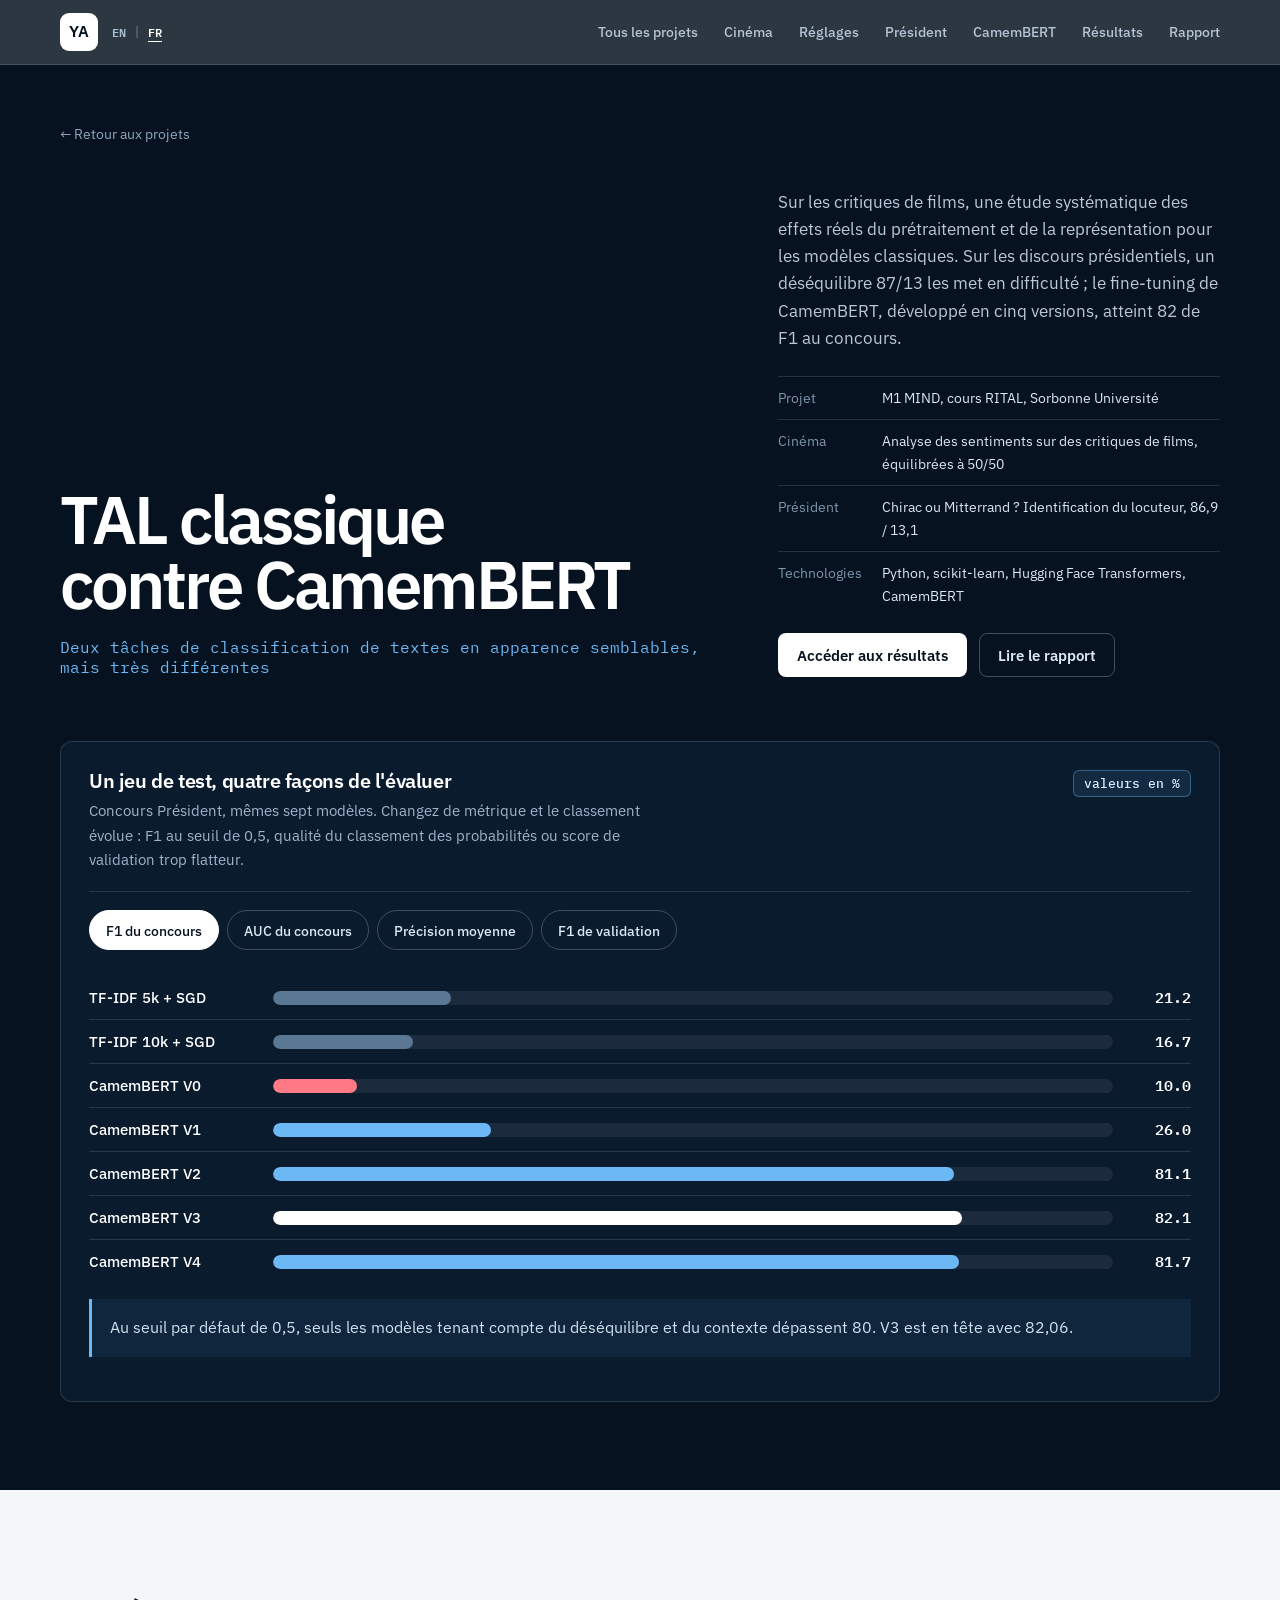
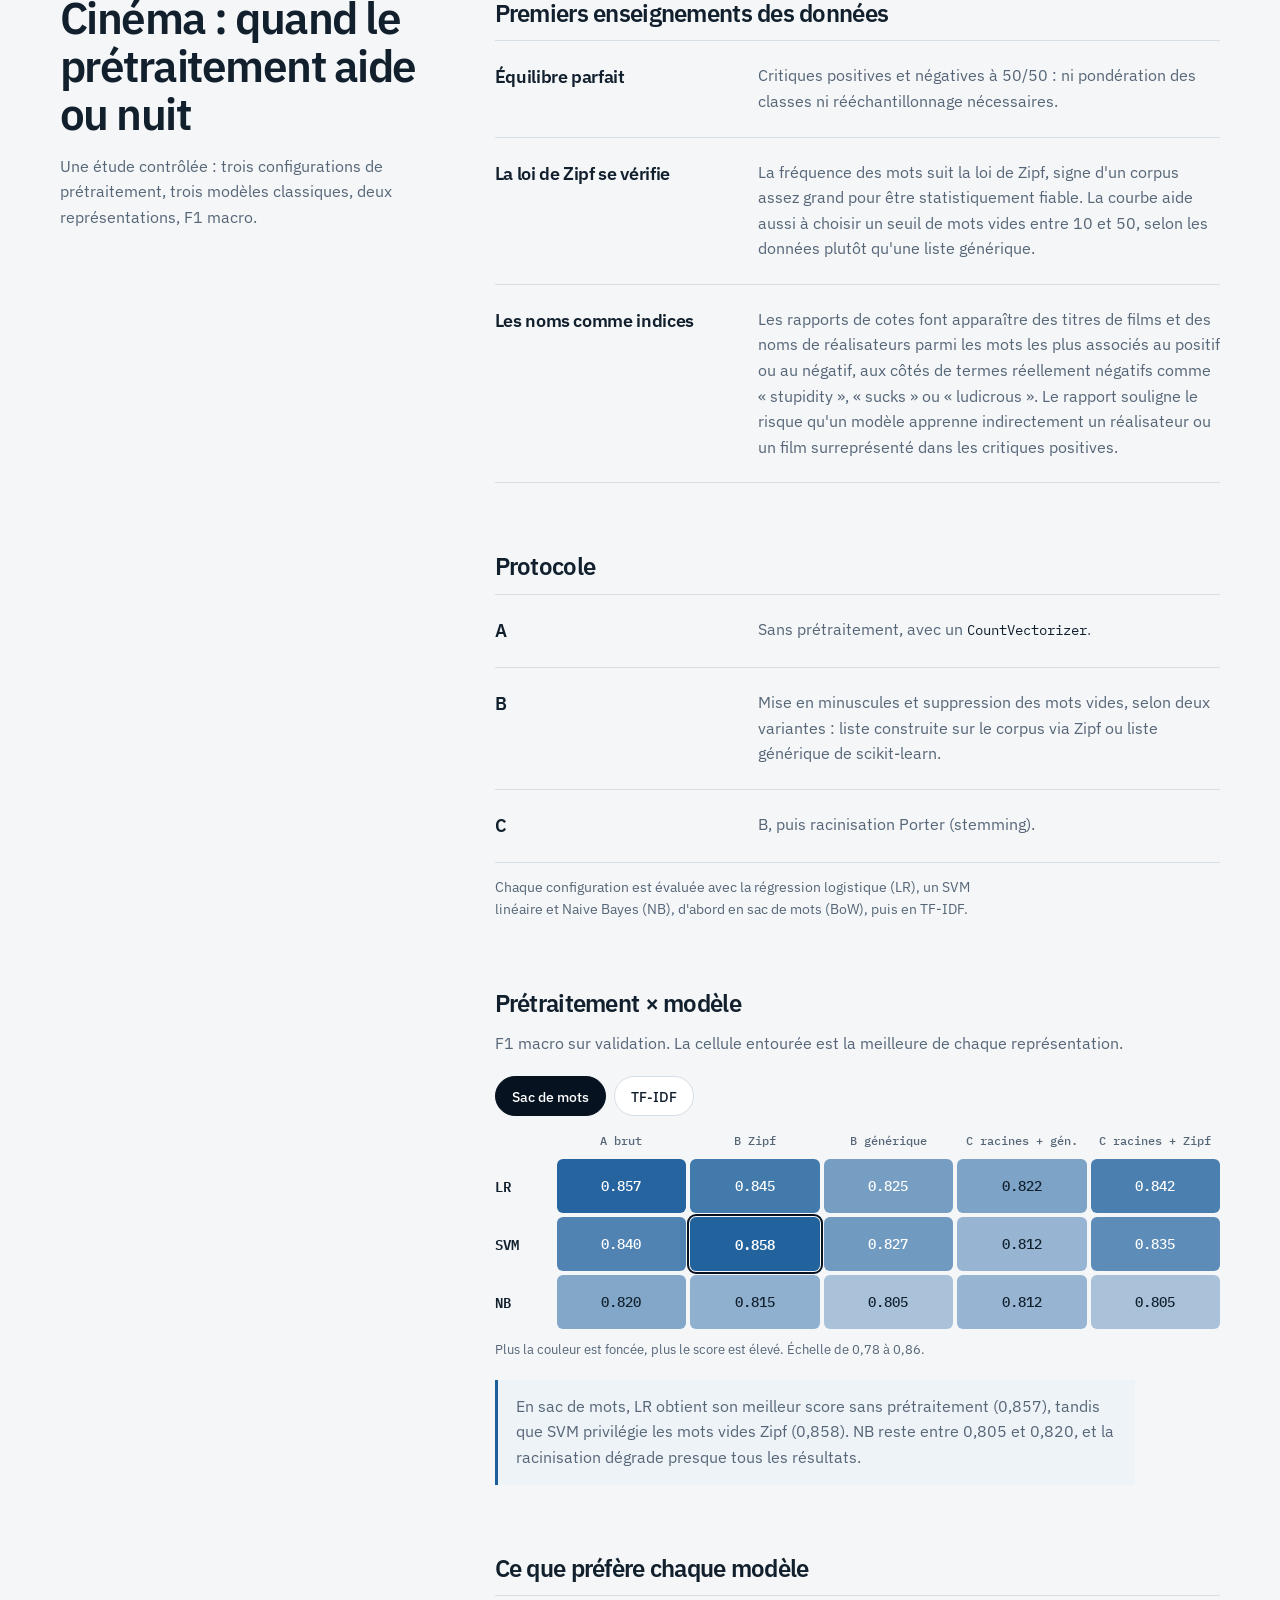
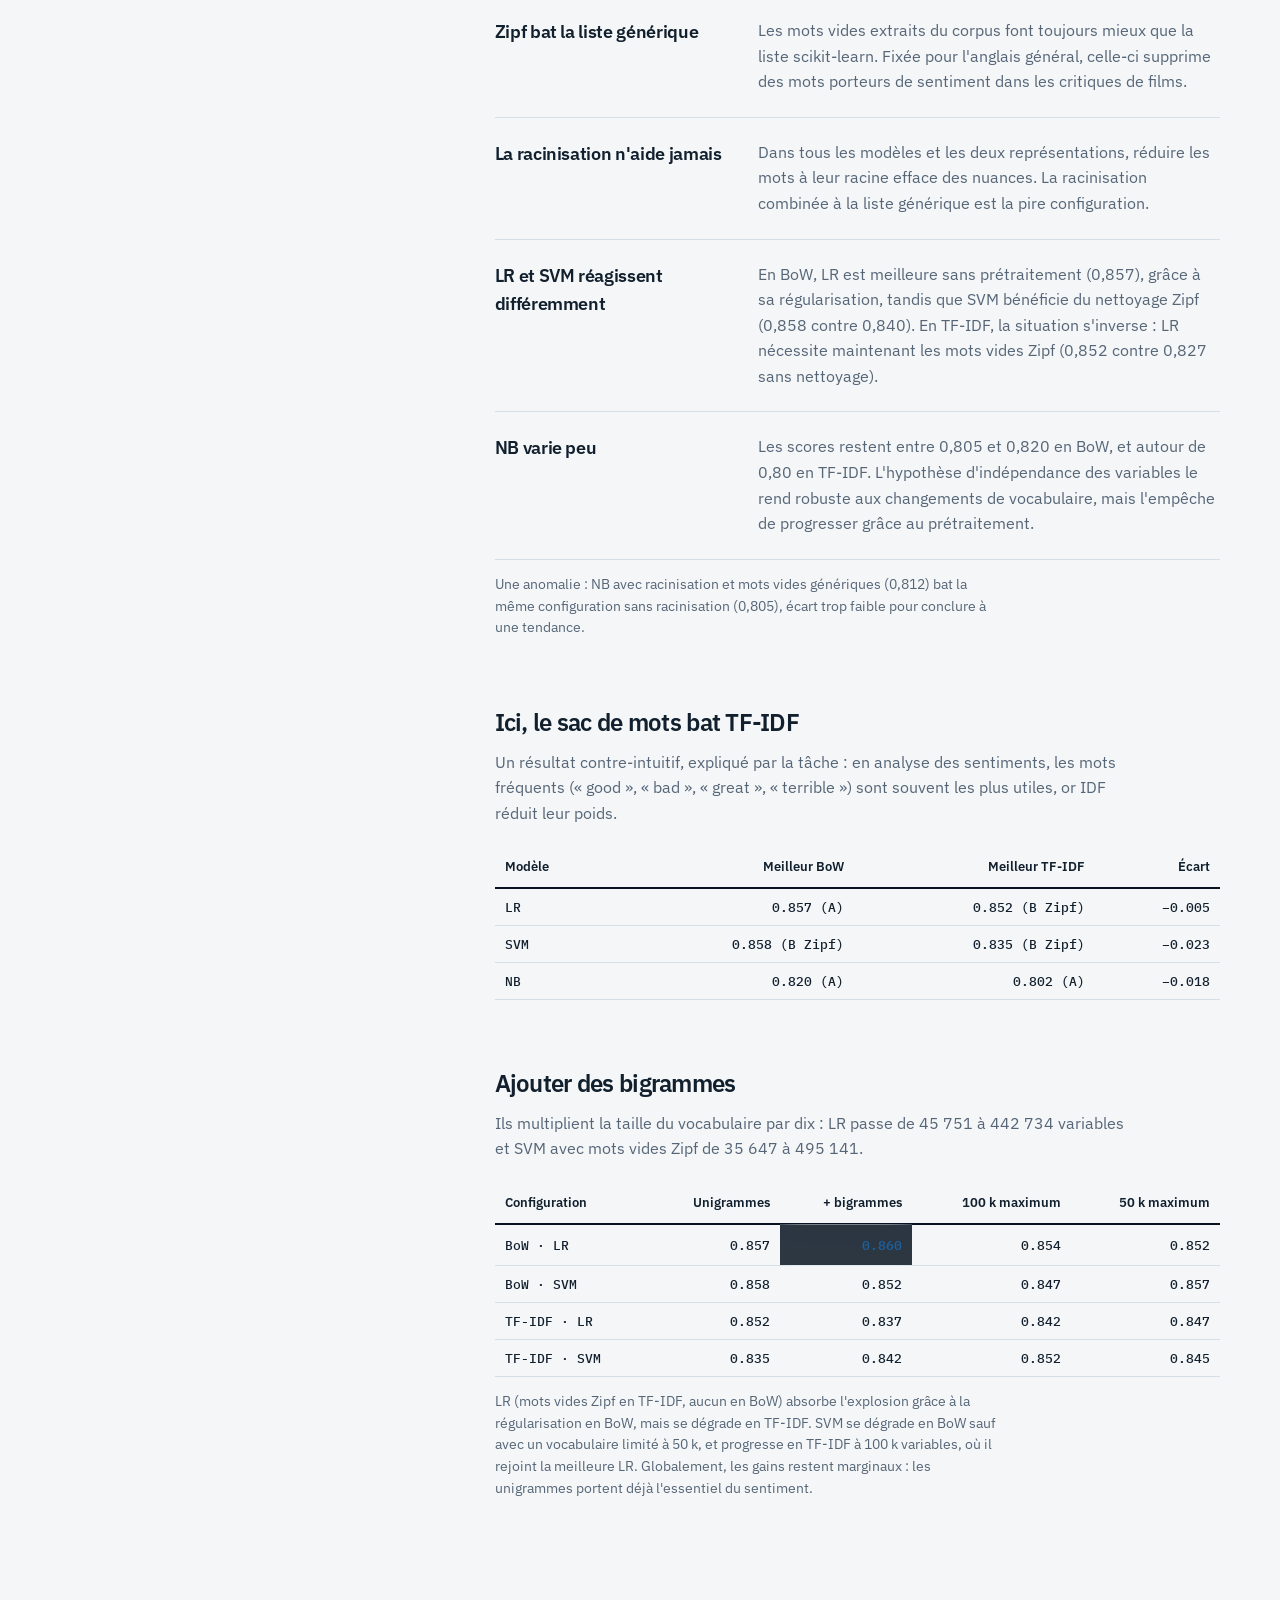
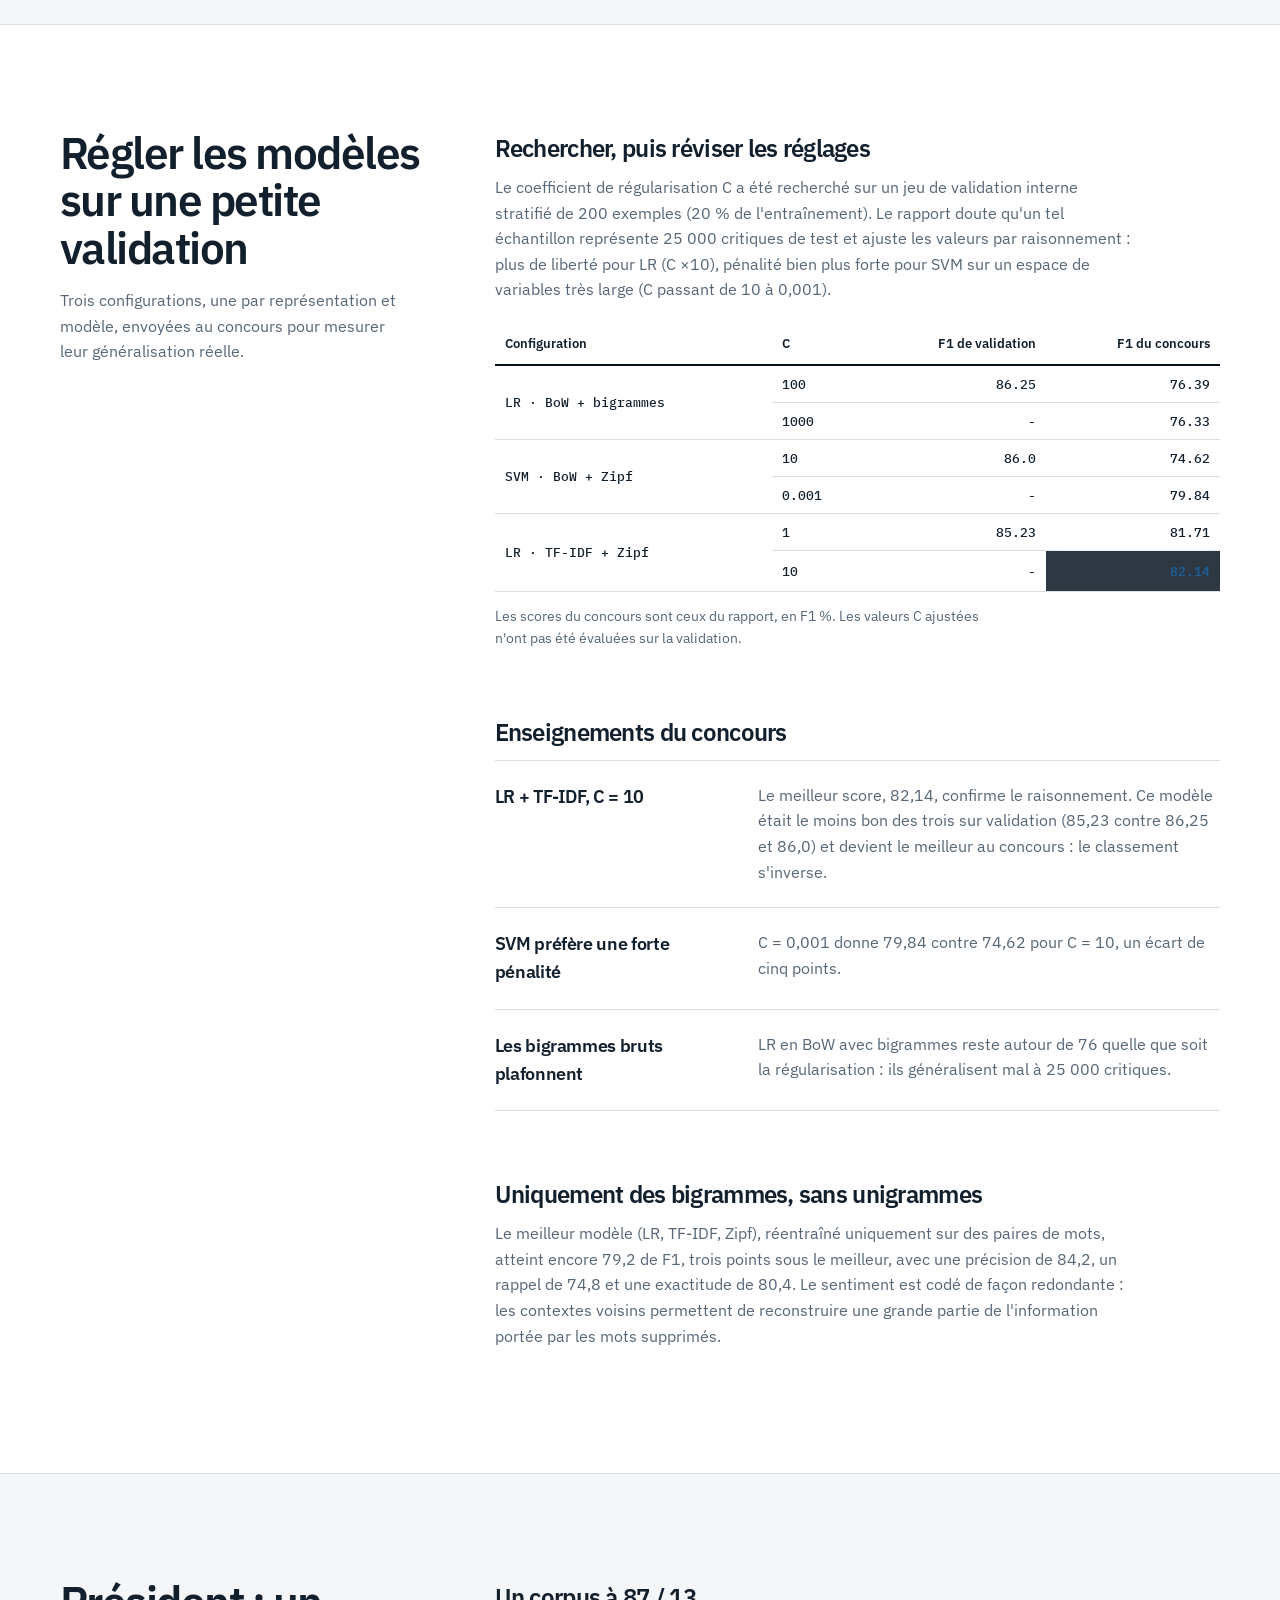
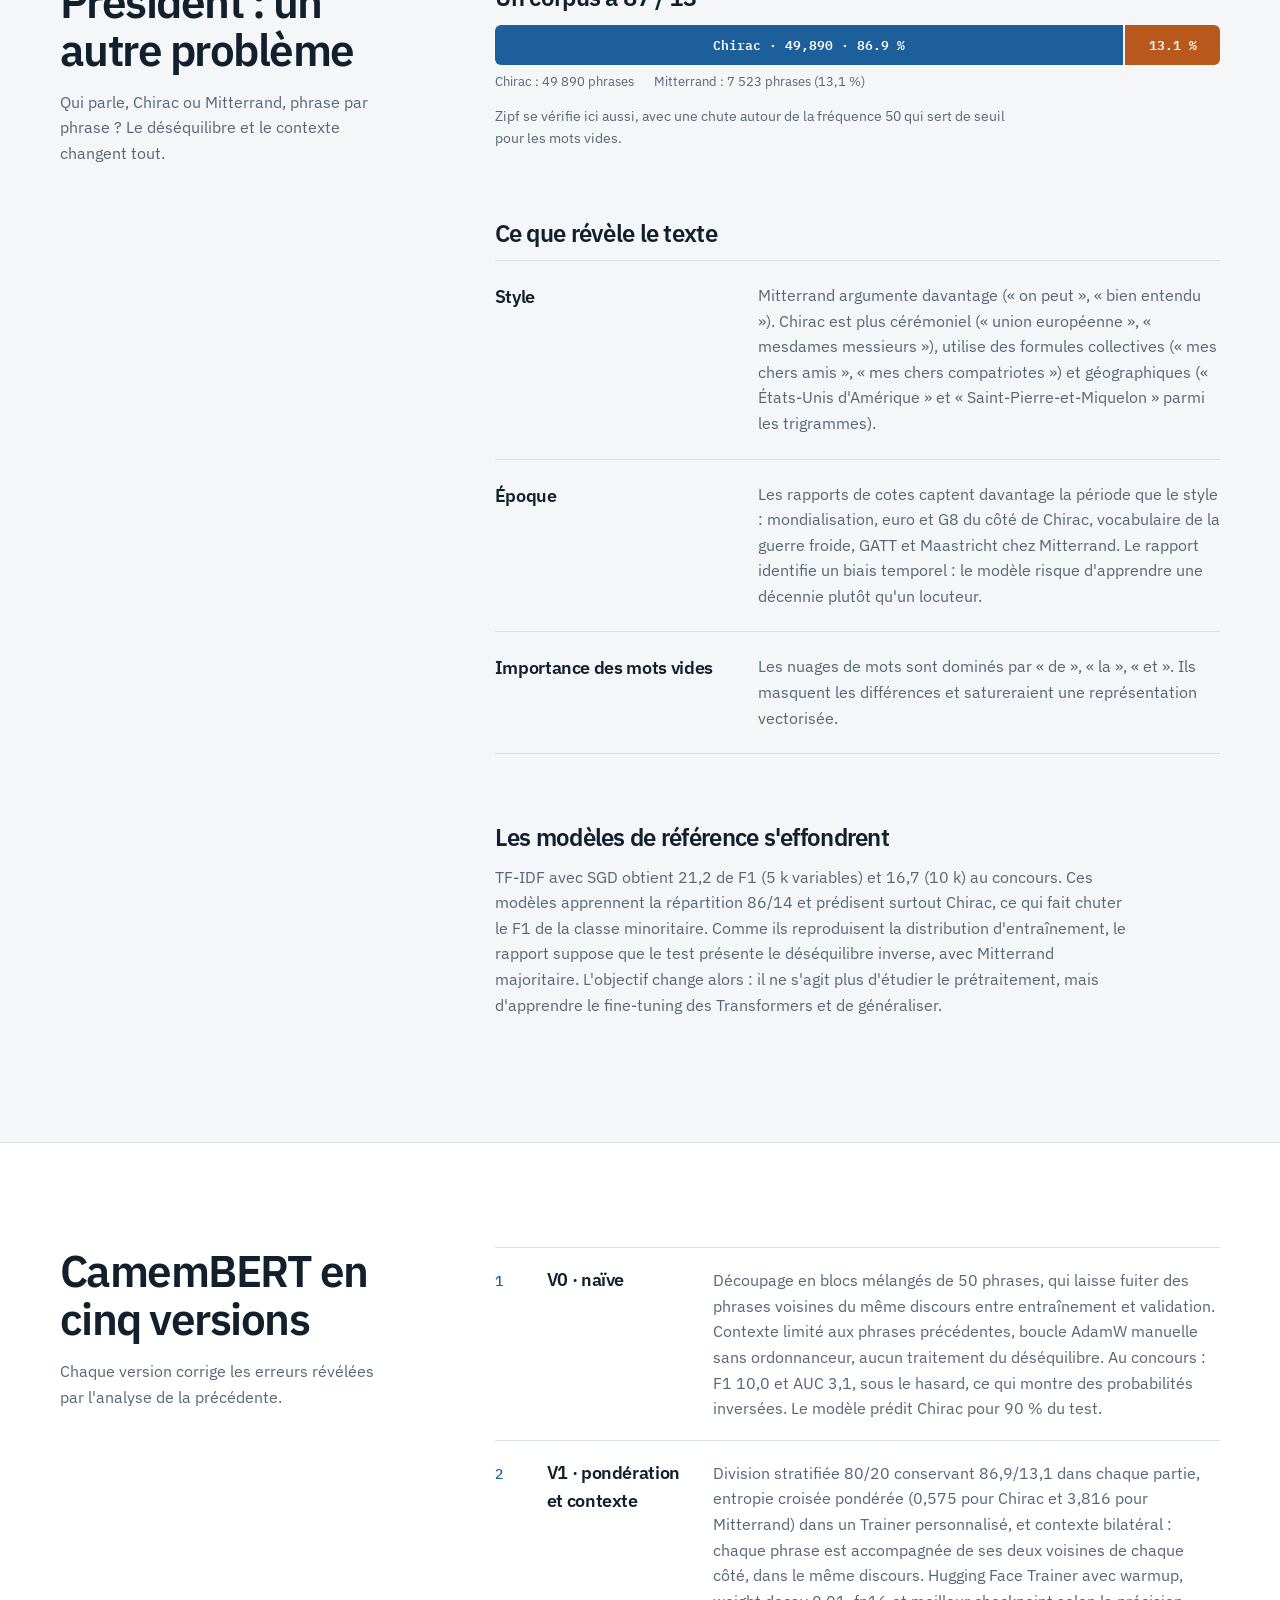
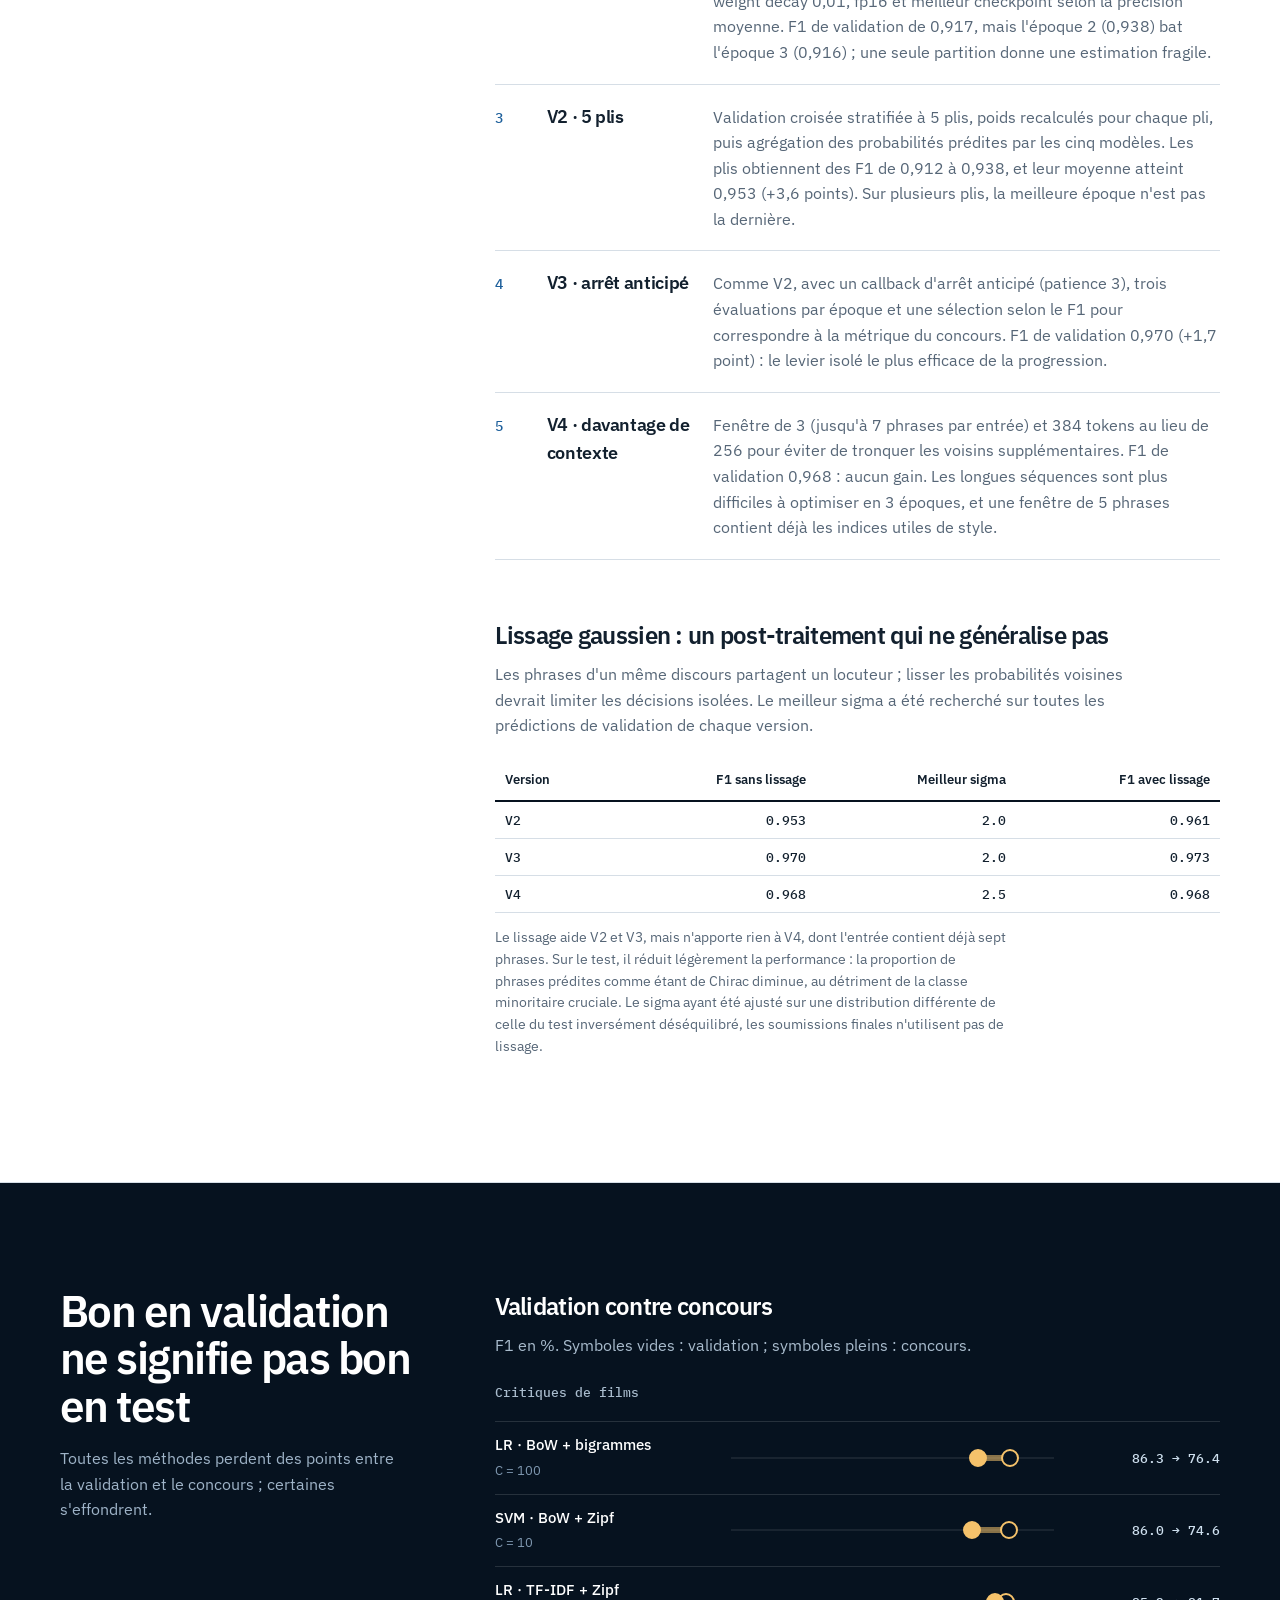
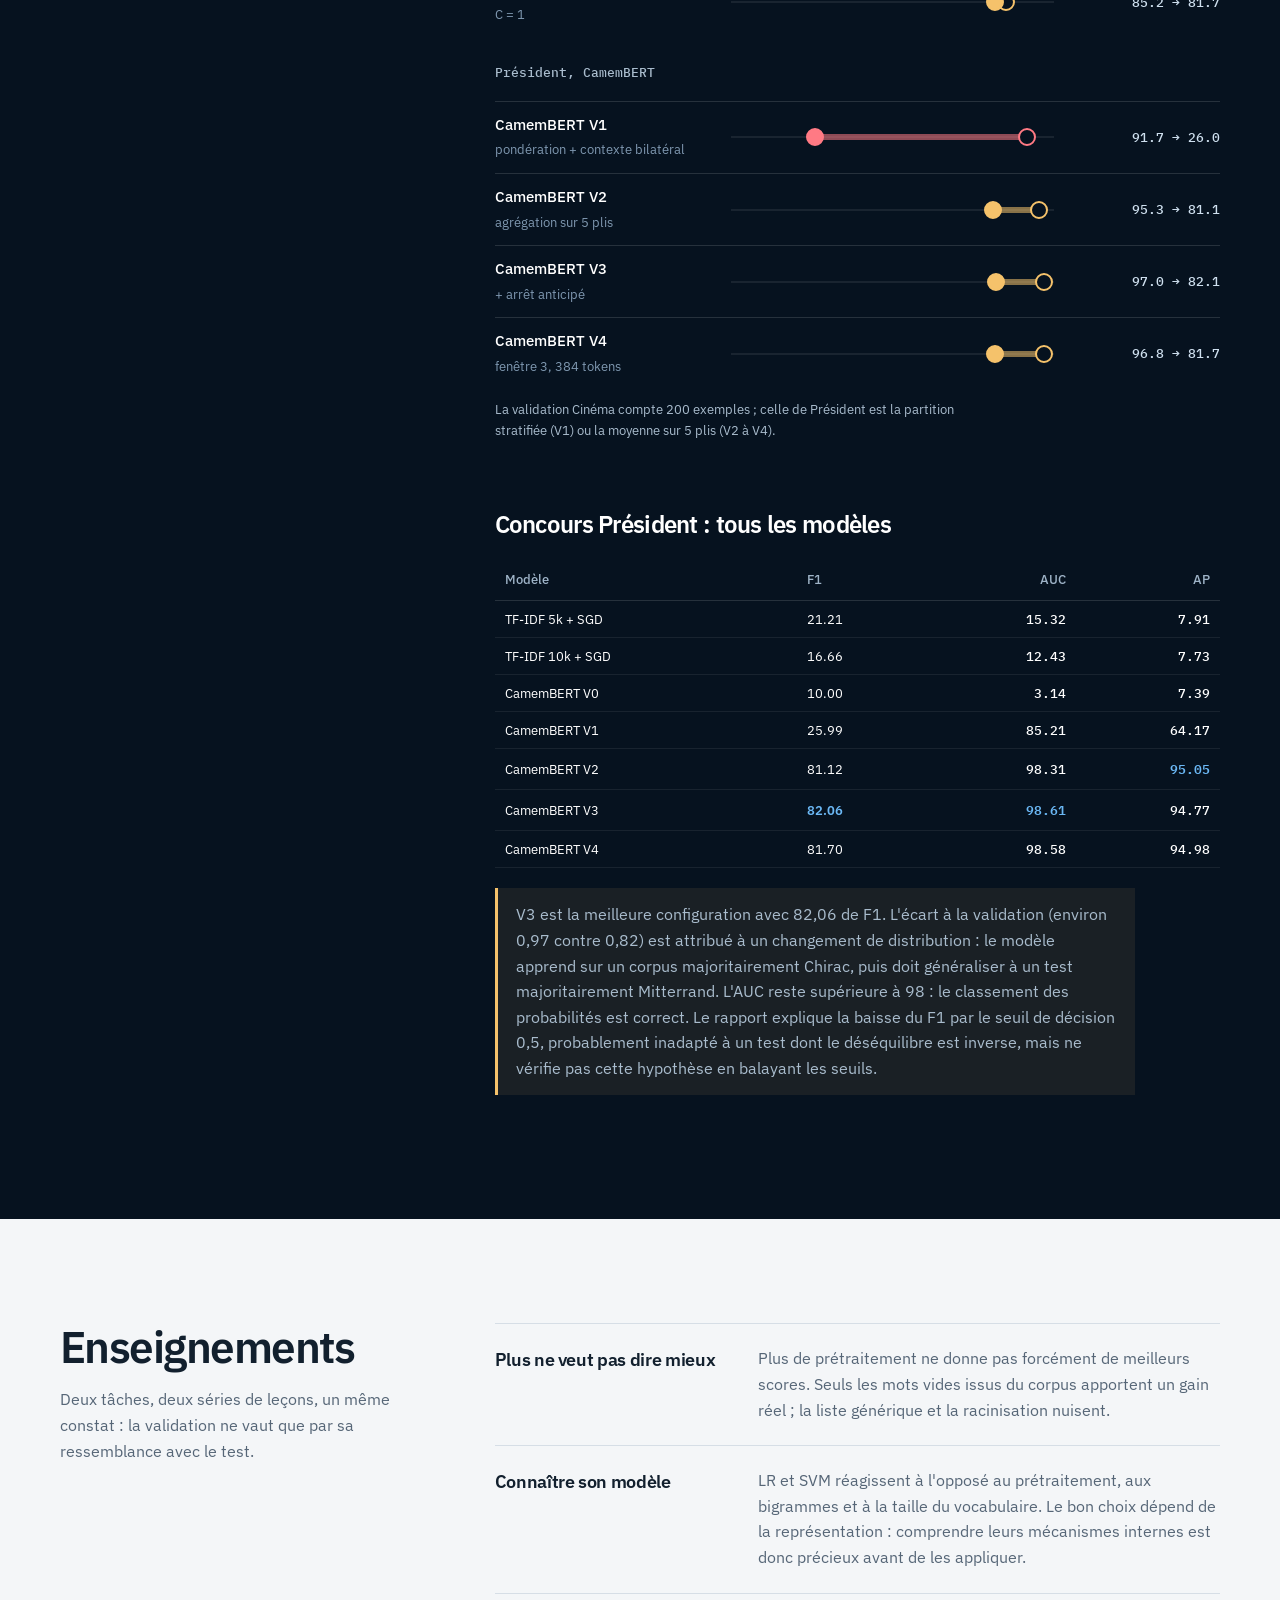
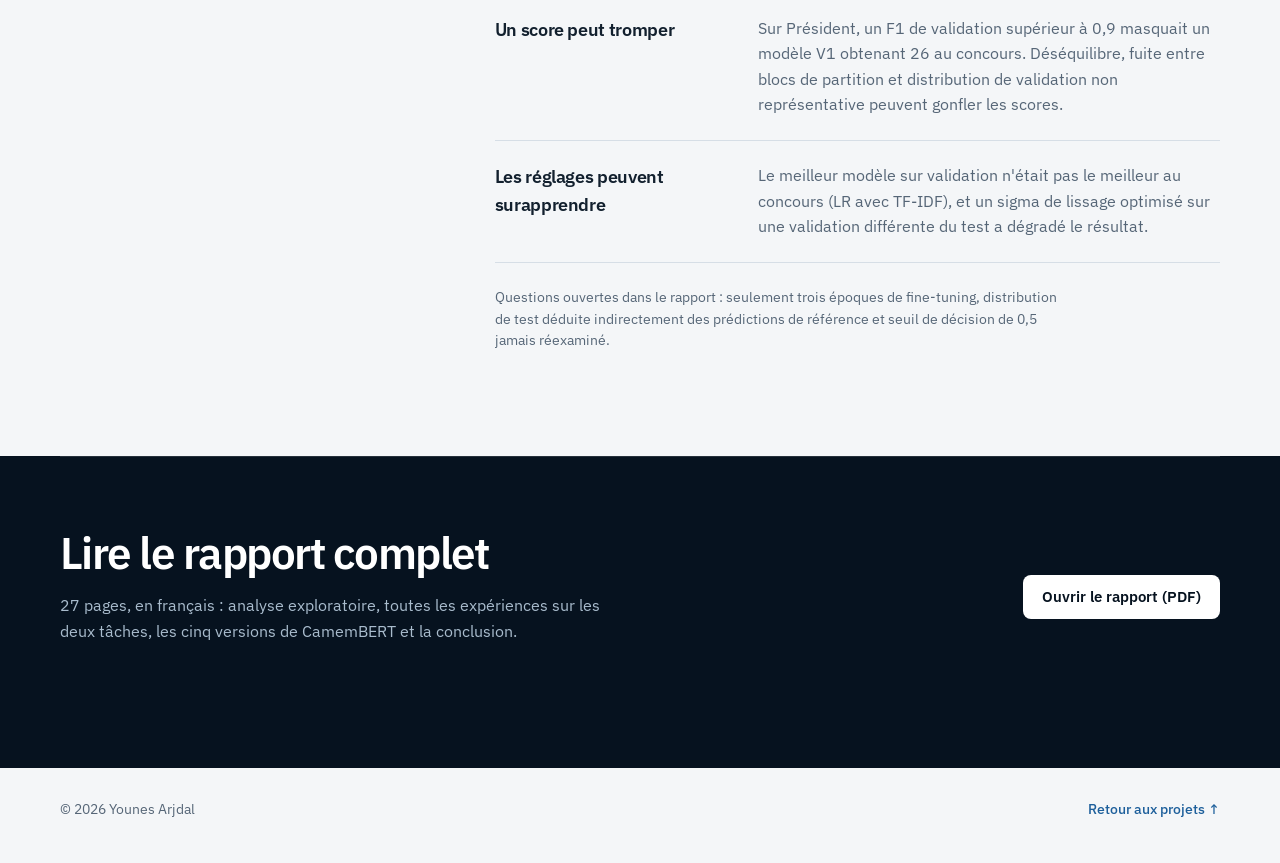
<file: fr/projects/camembert-nlp.html>
<!DOCTYPE html>

<html class="no-js" lang="fr">
<head>
<meta charset="utf-8"/>
<meta content="width=device-width, initial-scale=1.0" name="viewport"/>
<meta content="TAL classique contre CamemBERT : prétraitement et représentation de critiques de films, puis cinq versions de fine-tuning CamemBERT sur des discours présidentiels déséquilibrés." name="description"/>
<meta content="#06121f" name="theme-color"/>
<title>TAL classique et CamemBERT - Younes Arjdal</title>
<link href="../../assets/favicon.svg" rel="icon" type="image/svg+xml"/>
<link href="https://fonts.googleapis.com" rel="preconnect"/>
<link crossorigin="" href="https://fonts.gstatic.com" rel="preconnect"/>
<link href="https://fonts.googleapis.com/css2?family=IBM+Plex+Mono:wght@400;500;600&amp;family=IBM+Plex+Sans:wght@400;500;600&amp;display=swap" rel="stylesheet"/>
<script>document.documentElement.classList.replace('no-js', 'js');</script>
<style>
    :root {
      --ink: #06121f; --ink-2: #0a1b2e; --paper: #f4f6f8; --text: #12202e; --muted: #566677;
      --line: #d6dee6; --dline: rgba(255, 255, 255, 0.13);
      --blue: #1d5f9b; --cy: #6bb8f5; --ok: #4fd69c; --bad: #ff7a84; --warn: #f5c26b; --pub: #b79cff;
      --mono: "IBM Plex Mono", ui-monospace, SFMono-Regular, Menlo, monospace;
      --sans: "IBM Plex Sans", system-ui, -apple-system, "Segoe UI", sans-serif;
      --r: 8px; --w: 1160px;
    }
    * { box-sizing: border-box; }
    html { scroll-behavior: smooth; scroll-padding-top: 80px; }
    body { margin: 0; color: var(--text); background: var(--paper); font-family: var(--sans); line-height: 1.6; -webkit-font-smoothing: antialiased; }
    a { color: inherit; }
    code { font-family: var(--mono); }
    .wrap { width: min(calc(100% - 40px), var(--w)); margin: 0 auto; }
    :focus-visible { outline: 3px solid rgba(107, 184, 245, 0.7); outline-offset: 3px; }

    .top { position: sticky; top: 0; z-index: 50; background: rgba(6, 18, 31, 0.84); backdrop-filter: blur(14px); border-bottom: 1px solid var(--dline); }
    .top .wrap { display: flex; align-items: center; justify-content: space-between; min-height: 64px; }
    .brand { display: grid; place-items: center; width: 38px; height: 38px; border-radius: 9px; background: #fff; color: var(--ink); font-weight: 600; letter-spacing: -0.03em; text-decoration: none; }
    .top nav { display: flex; gap: 26px; }
    .top nav a { color: #b4c4d4; font-size: 0.9rem; font-weight: 500; text-decoration: none; }
    .top nav a:hover { color: #fff; }

    .btn { display: inline-flex; align-items: center; justify-content: center; min-height: 44px; padding: 0 18px; border-radius: var(--r); border: 1px solid transparent; font: 600 0.92rem var(--sans); text-decoration: none; cursor: pointer; transition: background 0.15s, border-color 0.15s, transform 0.15s; }
    .btn:hover { transform: translateY(-1px); }
    .btn-light { background: #fff; color: var(--ink); }
    .btn-light:hover { background: #e6eef6; }
    .btn-ghost { background: transparent; color: #dbe7f2; border-color: rgba(255, 255, 255, 0.25); }
    .btn-ghost:hover { border-color: rgba(255, 255, 255, 0.6); }
    .btn[disabled] { opacity: 0.4; cursor: default; transform: none; }

    /* ---------- Hero ---------- */
    .hero { background: var(--ink); color: #fff; padding: 56px 0 88px; }
    .back { display: inline-block; margin-bottom: 44px; color: #8fa6bb; font-size: 0.9rem; text-decoration: none; }
    .back:hover { color: #fff; }
    .hero-head { display: grid; grid-template-columns: minmax(0, 1.2fr) minmax(0, 0.8fr); gap: 56px; align-items: end; }
    h1 { margin: 0; font-size: clamp(2.8rem, 6.6vw, 5.8rem); line-height: 0.98; letter-spacing: -0.045em; font-weight: 600; }
    .sub { margin: 20px 0 0; font: 400 1rem var(--mono); color: var(--cy); }
    .lede { margin: 0 0 24px; max-width: 52ch; color: #b9c9d9; font-size: 1.06rem; }
    .meta { display: grid; gap: 10px; margin: 0; font-size: 0.88rem; }
    .meta div { display: grid; grid-template-columns: 92px 1fr; gap: 12px; padding-top: 10px; border-top: 1px solid var(--dline); }
    .meta dt { color: #7f95aa; }
    .meta dd { margin: 0; color: #dbe7f2; }
    .hero-actions { display: flex; flex-wrap: wrap; gap: 12px; margin-top: 26px; }

    /* ---------- Traversal demo ---------- */
    .demo { margin-top: 64px; padding: 28px; border: 1px solid var(--dline); border-radius: 12px; background: var(--ink-2); }
    .demo-intro { display: flex; flex-wrap: wrap; align-items: baseline; justify-content: space-between; gap: 8px 24px; margin-bottom: 20px; }
    .demo-intro h2 { margin: 0; font-size: 1.25rem; letter-spacing: -0.02em; font-weight: 600; }
    .demo-intro p { margin: 6px 0 0; max-width: 66ch; color: #9fb4c8; font-size: 0.95rem; }
    .chip { font: 500 0.82rem var(--mono); color: #d8edff; padding: 4px 10px; border: 1px solid rgba(107, 184, 245, 0.4); border-radius: 6px; background: rgba(107, 184, 245, 0.1); white-space: nowrap; }
    .demo-bar { display: flex; flex-wrap: wrap; align-items: center; justify-content: space-between; gap: 16px; padding: 18px 0; border-top: 1px solid var(--dline); }
    .modes { display: flex; flex-wrap: wrap; gap: 8px; }
    .mode { min-height: 40px; padding: 0 16px; border: 1px solid rgba(255, 255, 255, 0.22); border-radius: 99px; background: transparent; color: #dbe7f2; font: 500 0.9rem var(--sans); cursor: pointer; }
    .mode[aria-pressed="true"] { background: #fff; border-color: #fff; color: var(--ink); }
    .demo-btns { display: flex; gap: 10px; flex-wrap: wrap; }
    .trap { display: flex; flex-wrap: wrap; align-items: center; gap: 12px; padding: 14px 0; border-top: 1px solid var(--dline); border-bottom: 1px solid var(--dline); }
    .switch { display: inline-flex; align-items: center; gap: 12px; color: #dbe7f2; font-weight: 500; cursor: pointer; }
    .switch input { position: absolute; opacity: 0; pointer-events: none; }
    .knob { position: relative; flex: none; width: 46px; height: 26px; border-radius: 99px; background: #2a4561; transition: background 0.2s; }
    .knob::after { content: ""; position: absolute; top: 3px; left: 3px; width: 20px; height: 20px; border-radius: 50%; background: #fff; transition: transform 0.2s; }
    .switch input:checked + .knob { background: var(--warn); }
    .switch input:checked + .knob::after { transform: translateX(20px); }
    .switch input:focus-visible + .knob { outline: 3px solid rgba(107, 184, 245, 0.7); outline-offset: 3px; }
    .trap small { color: #7f98b0; font-size: 0.85rem; }
    .out { margin-top: 18px; padding: 16px 18px; border-left: 3px solid var(--cy); background: rgba(107, 184, 245, 0.07); color: #cfe0ef; min-height: 3.2em; }
    .out.diff { border-color: var(--warn); background: rgba(245, 194, 107, 0.08); }
    .tw { overflow-x: auto; }
    /* ---------- Sections ---------- */
    .sec { padding: 104px 0; }
    .sec.white { background: #fff; border-top: 1px solid var(--line); border-bottom: 1px solid var(--line); }
    .sec.dark { background: var(--ink); color: #fff; }
    .split { display: grid; grid-template-columns: minmax(0, 4fr) minmax(0, 8fr); gap: 72px; }
    .split > * { min-width: 0; }
    .split > header { align-self: start; position: sticky; top: 96px; }
    h2 { margin: 0 0 16px; font-size: clamp(1.9rem, 3.4vw, 2.8rem); line-height: 1.1; letter-spacing: -0.035em; font-weight: 600; }
    .split > header p { max-width: 34ch; margin: 0; color: var(--muted); }
    .dark .split > header p { color: #9fb4c8; }
    h3 { margin: 0; font-size: 1.15rem; letter-spacing: -0.02em; font-weight: 600; }
    p { margin-top: 0; }
    .block + .block { margin-top: 64px; }
    .block > h3 { margin-bottom: 8px; font-size: 1.5rem; letter-spacing: -0.03em; }
    .block > p { max-width: 64ch; margin-bottom: 20px; color: var(--muted); }
    .dark .block > p { color: #a9bccd; }
    .note { margin: 14px 0 0; color: var(--muted); font-size: 0.85rem; max-width: 72ch; }
    .dark .note { color: #8097ac; }

    .rows { margin: 0; padding: 0; list-style: none; border-top: 1px solid var(--line); }
    .rows > div { display: grid; grid-template-columns: minmax(0, 1fr) minmax(0, 2fr); gap: 32px; padding: 22px 0; border-bottom: 1px solid var(--line); }
    .rows dt { font-size: 1.1rem; font-weight: 600; letter-spacing: -0.02em; }
    .rows dd { margin: 0; color: var(--muted); }
    .rows dd code { color: var(--text); font-size: 0.86em; }
    .formula { display: block; margin-top: 8px; padding: 10px 12px; border-radius: 6px; background: #eef3f8; color: var(--text); font: 500 0.82rem var(--mono); overflow-x: auto; white-space: nowrap; }

    .steps { counter-reset: s; margin: 0; padding: 0; list-style: none; border-top: 1px solid var(--line); }
    .steps li { display: grid; grid-template-columns: 36px 150px 1fr; gap: 16px; align-items: baseline; padding: 18px 0; border-bottom: 1px solid var(--line); }
    .steps li::before { counter-increment: s; content: counter(s); color: var(--blue); font: 500 0.9rem var(--mono); }
    .steps b { font-size: 1.1rem; letter-spacing: -0.02em; font-weight: 600; }
    .steps span { color: var(--muted); }

    .facts { display: grid; grid-template-columns: repeat(4, minmax(0, 1fr)); gap: 24px; margin: 0 0 12px; }
    .facts div { padding-top: 12px; border-top: 3px solid var(--ink); }
    .facts b { display: block; font: 600 1.35rem var(--mono); letter-spacing: -0.03em; }
    .facts span { color: var(--muted); font-size: 0.85rem; }
    table.wp { width: 100%; border-collapse: collapse; font-size: 0.9rem; }
    .wp th { padding: 10px; border-bottom: 2px solid var(--ink); font-size: 0.82rem; font-weight: 600; text-align: left; }
    .wp td { padding: 9px 10px; border-bottom: 1px solid var(--line); font: 500 0.84rem var(--mono); }
    .wp td.bad { color: #c0303c; } .wp td.good { color: #178f5b; font-weight: 600; }
    /* results */
    .pair { display: grid; grid-template-columns: 190px minmax(0, 1fr) 96px; gap: 16px; align-items: center; padding: 14px 0; border-top: 1px solid var(--dline); }
    .pair b { display: block; font-weight: 600; }
    .pair small { color: #8097ac; }
    .pbars { display: grid; gap: 6px; }
    .pb { display: flex; align-items: center; gap: 10px; }
    .pb .tr { flex: 1; height: 12px; border-radius: 99px; background: rgba(255, 255, 255, 0.07); overflow: hidden; }
    .pb .bw { display: block; width: var(--w); height: 100%; border-radius: inherit; background: var(--c); transition: width 0.9s cubic-bezier(0.2, 0.8, 0.2, 1); }
    .js .grow:not(.on) .bw { width: 0; }
    .pb em { min-width: 76px; color: #9fb4c8; font: 500 0.78rem var(--mono); font-style: normal; }
    .pb.bm { --c: #5a7894; } .pb.di { --c: var(--cy); } .pb.pu { --c: var(--pub); }
    .gain { text-align: right; color: var(--ok); font: 600 1.15rem var(--mono); letter-spacing: -0.03em; }
    .tag-pub { display: inline-block; margin-bottom: 14px; padding: 3px 10px; border: 1px solid rgba(183, 156, 255, 0.5); border-radius: 6px; background: rgba(183, 156, 255, 0.1); color: var(--pub); font: 500 0.78rem var(--mono); }
    .callout { margin: 20px 0 0; padding: 14px 18px; border-left: 3px solid var(--warn); background: rgba(245, 194, 107, 0.08); color: #e6d6b4; max-width: 74ch; }
    .rows > div > *, .rows dd { min-width: 0; }
    .formula { max-width: 100%; }
    @media (max-width: 760px) { table.runs { display: block; overflow-x: auto; } }
    table.runs { width: 100%; margin-top: 8px; border-collapse: collapse; font-size: 0.9rem; }
    .runs th { padding: 10px; border-bottom: 1px solid var(--dline); color: #9fb4c8; font-size: 0.8rem; font-weight: 500; text-align: right; white-space: nowrap; }
    .runs th:first-child, .runs th:nth-child(2) { text-align: left; }
    .runs td { padding: 9px 10px; border-bottom: 1px solid rgba(255, 255, 255, 0.07); text-align: right; font: 500 0.84rem var(--mono); }
    .runs td:first-child, .runs td:nth-child(2) { text-align: left; font-family: var(--sans); font-weight: 400; }
    .runs td.best { color: var(--cy); font-weight: 600; }

    .report { display: flex; flex-wrap: wrap; align-items: center; justify-content: space-between; gap: 32px; padding-top: 72px; border-top: 1px solid var(--dline); }
    .report h2 { max-width: 20ch; color: #fff; }
    .report p { max-width: 56ch; margin: 0 0 20px; color: #a9bccd; }
    footer.foot { padding: 30px 0 42px; color: var(--muted); font-size: 0.88rem; }
    footer.foot .wrap { display: flex; justify-content: space-between; gap: 20px; flex-wrap: wrap; }
    footer.foot a { text-decoration: none; font-weight: 500; color: var(--blue); }
    h1 { font-size: clamp(2.4rem, 5.2vw, 4.7rem); }
    .hero-head > div { min-width: 0; }

    /* ---------- Metric chart (hero) ---------- */
    .mrows { margin-top: 8px; }
    .mrow { display: grid; grid-template-columns: 170px minmax(0, 1fr) 64px; gap: 14px; align-items: center; padding: 9px 0; border-top: 1px solid var(--dline); }
    .mrow:first-child { border-top: 0; }
    .mrow b { font-weight: 500; font-size: 0.92rem; }
    .mtr { position: relative; height: 14px; border-radius: 99px; background: rgba(255, 255, 255, 0.07); overflow: hidden; }
    .mtr i { position: absolute; left: 0; top: 0; bottom: 0; width: var(--w); border-radius: inherit; background: var(--c); transition: width 0.6s cubic-bezier(0.2, 0.8, 0.2, 1); }
    .mtr .chance { position: absolute; top: 0; bottom: 0; left: 50%; border-left: 1px dashed rgba(255, 255, 255, 0.45); display: none; }
    #mchart[data-m="auc"] .chance { display: block; }
    .mrow.base { --c: #5a7894; } .mrow.v0 { --c: var(--bad); } .mrow.cb { --c: var(--cy); }
    .mrow.best .mtr i { background: #fff; }
    .mrow.na .mtr { background: repeating-linear-gradient(90deg, rgba(255, 255, 255, 0.05) 0 6px, transparent 6px 12px); }
    .mval { text-align: right; font: 600 0.92rem var(--mono); }
    .mrow.na .mval { color: #5f7a93; font-weight: 400; }
    .mnote { margin-top: 16px; }

    /* ---------- Preprocessing grid ---------- */
    .grid-tools { display: flex; flex-wrap: wrap; gap: 8px; margin: 0 0 18px; }
    .gmode { min-height: 40px; padding: 0 16px; border: 1px solid var(--line); border-radius: 99px; background: #fff; color: var(--text); font: 500 0.9rem var(--sans); cursor: pointer; }
    .gmode[aria-pressed="true"] { background: var(--ink); border-color: var(--ink); color: #fff; }
    .hm { display: grid; grid-template-columns: 58px repeat(5, minmax(0, 1fr)); gap: 4px; }
    .hm .h { padding: 0 2px 6px; color: var(--muted); font: 500 0.72rem/1.25 var(--mono); text-align: center; align-self: end; }
    .hm .rl { align-self: center; font: 600 0.9rem var(--mono); }
    .hm .c { display: grid; place-items: center; min-height: 54px; border-radius: 6px; font: 500 0.88rem var(--mono); transition: background 0.3s, color 0.3s; }
    .hm .c.best { outline: 2px solid var(--ink); outline-offset: 1px; font-weight: 600; }
    .gcap { margin: 16px 0 0; padding: 14px 18px; border-left: 3px solid var(--blue); background: #eef3f8; color: var(--text); max-width: 74ch; min-height: 3.4em; }
    .hmleg { margin: 10px 0 0; color: var(--muted); font-size: 0.82rem; }

    /* ---------- Imbalance bar, dumbbells ---------- */
    .stack { display: flex; height: 40px; margin: 6px 0 6px; border-radius: 6px; overflow: hidden; gap: 2px; }
    .stack span { display: grid; place-items: center; min-width: 0; color: #fff; font: 600 0.82rem var(--mono); overflow: hidden; white-space: nowrap; }
    .stack .ch { flex: 49890; background: #1d5f9b; } .stack .mi { flex: 7523; background: #b8581d; }
    .stack-l { display: flex; flex-wrap: wrap; gap: 4px 20px; color: var(--muted); font-size: 0.84rem; }
    .db { display: grid; grid-template-columns: 220px minmax(0, 1fr) 150px; gap: 16px; align-items: center; padding: 11px 0; border-top: 1px solid var(--dline); --k: var(--warn); }
    .db b { display: block; font-weight: 500; font-size: 0.92rem; }
    .db small { color: #7f98b0; }
    .dtrack { position: relative; height: 26px; }
    .dtrack::before { content: ""; position: absolute; left: 0; right: 0; top: 12px; height: 2px; background: rgba(255, 255, 255, 0.08); }
    .dtrack .seg2 { position: absolute; top: 10px; height: 6px; border-radius: 3px; left: var(--a); width: var(--wd); background: var(--k); opacity: 0.55; }
    .dtrack .m { position: absolute; top: 4px; left: var(--x); width: 18px; height: 18px; margin-left: -9px; border-radius: 50%; border: 2px solid var(--k); background: var(--ink); }
    .dtrack .m.f { background: var(--k); }
    .db.big { --k: var(--bad); }
    .dv { font: 500 0.82rem var(--mono); color: #cfe0ef; text-align: right; white-space: nowrap; }
    .dgroup { margin: 26px 0 4px; color: #9fb4c8; font: 500 0.82rem var(--mono); }
    .dleg { margin: 10px 0 0; color: #7f98b0; font-size: 0.82rem; }
    .case { display: inline-block; margin-left: 8px; padding: 1px 9px; border-radius: 99px; background: #eef3f8; color: var(--blue); font: 500 0.74rem var(--mono); vertical-align: 2px; white-space: nowrap; }
    table.wp td.num, table.wp th.num { text-align: right; }
    table.wp td.top { color: var(--blue); font-weight: 600; }
    table.runs td.best { color: var(--cy); font-weight: 600; }
    .tw { overflow-x: auto; }

    @media (max-width: 980px) {
      .hero-head { grid-template-columns: 1fr; gap: 36px; }
      .split { grid-template-columns: minmax(0, 1fr); gap: 32px; }
      .split > header { position: static; }
      .rows > div { grid-template-columns: 1fr; gap: 8px; }
    }
    @media (max-width: 720px) {
      .top nav a:not(:first-child) { display: none; }
      .sec { padding: 72px 0; }
      .demo { padding: 20px 16px; }
      .steps li { grid-template-columns: 28px 1fr; }
      .steps li span { grid-column: 2; }
      .mrow { grid-template-columns: minmax(0, 1fr) 56px; gap: 4px 12px; }
      .mrow .mtr { grid-column: 1 / -1; order: 3; }
      .db { grid-template-columns: minmax(0, 1fr) auto; gap: 4px 12px; }
      .db .dtrack { grid-column: 1 / -1; order: 3; }
      .hm { grid-template-columns: 40px repeat(5, minmax(0, 1fr)); gap: 3px; }
      .hm .c { font-size: 0.74rem; min-height: 46px; }
      .hm .h { font-size: 0.62rem; }
    }
    @media (prefers-reduced-motion: reduce) {
      html { scroll-behavior: auto; }
      *, *::before, *::after { transition-duration: 0.01ms !important; }
    }
  
/* Language switch : EN | FR, adjacent to YA */
.identity-row{display:flex;align-items:center;gap:12px;flex-shrink:0}
.top .identity-row .lang-switch{position:static!important;top:auto;left:auto;right:auto;display:inline-flex!important;align-items:center;flex-direction:row!important;gap:7px!important;padding:0;background:none;border:0;white-space:nowrap}
.top .identity-row .lang-switch a{display:inline-flex!important;align-items:center;font:600 .76rem var(--mono);text-decoration:none;color:#a9bfd2;padding:7px 2px;border:0}
.top .identity-row .lang-switch a[aria-current="page"]{color:#fff;text-decoration:underline;text-underline-offset:4px}
.top .identity-row .lang-switch a:hover{color:#fff}
.lang-switch .lang-divider{color:#67839d;font-size:.8rem}
@media(max-width:420px){.identity-row{gap:8px}.top .identity-row .lang-switch{gap:4px!important}}
</style>
<link href="https://younesmrc.github.io/projects/camembert-nlp.html" hreflang="en" rel="alternate"/><link href="https://younesmrc.github.io/fr/projects/camembert-nlp.html" hreflang="fr" rel="alternate"/><link href="https://younesmrc.github.io/projects/camembert-nlp.html" hreflang="x-default" rel="alternate"/></head>
<body>
<header class="top">
<div class="wrap">
<div class="identity-row"><a aria-label="Aller à l’accueil" class="brand" href="../index.html#home">YA</a><nav aria-label="Choisir la langue" class="lang-switch"><a href="../../projects/camembert-nlp.html" lang="en">EN</a><span aria-hidden="true" class="lang-divider">|</span><a aria-current="page" href="#" lang="fr">FR</a></nav></div>
<nav aria-label="Navigation du projet">
<a href="../index.html#projects">Tous les projets</a>
<a href="#movie">Cinéma</a>
<a href="#tuning">Réglages</a>
<a href="#president">Président</a>
<a href="#camembert">CamemBERT</a>
<a href="#results">Résultats</a>
<a href="#report">Rapport</a>
</nav>
</div>
</header>
<main>
<!-- ================= HERO + METRIC DEMO ================= -->
<section class="hero" id="top">
<div class="wrap">
<a class="back" href="../index.html#projects">← Retour aux projets</a>
<div class="hero-head">
<div>
<h1>TAL classique<br/>contre CamemBERT</h1>
<p class="sub">Deux tâches de classification de textes en apparence semblables, mais très différentes</p>
</div>
<div>
<p class="lede">
              Sur les critiques de films, une étude systématique des effets réels du prétraitement et de la représentation pour les modèles classiques. Sur les discours présidentiels, un déséquilibre 87/13 les met en difficulté ; le fine-tuning de CamemBERT, développé en cinq versions, atteint 82 de F1 au concours.
            </p>
<dl class="meta">
<div><dt>Projet</dt><dd>M1 MIND, cours RITAL, Sorbonne Université</dd></div>
<div><dt>Cinéma</dt><dd>Analyse des sentiments sur des critiques de films, équilibrées à 50/50</dd></div>
<div><dt>Président</dt><dd>Chirac ou Mitterrand ? Identification du locuteur, 86,9 / 13,1</dd></div>
<div><dt>Technologies</dt><dd>Python, scikit-learn, Hugging Face Transformers, CamemBERT</dd></div>
</dl>
<div class="hero-actions">
<a class="btn btn-light" href="#results">Accéder aux résultats</a>
<a class="btn btn-ghost" href="../../assets/projects/camembert-nlp/report.pdf" rel="noreferrer" target="_blank">Lire le rapport</a>
</div>
</div>
</div>
<div aria-labelledby="demo-title" class="demo">
<div class="demo-intro">
<div>
<h2 id="demo-title">Un jeu de test, quatre façons de l'évaluer</h2>
<p>Concours Président, mêmes sept modèles. Changez de métrique et le classement évolue : F1 au seuil de 0,5, qualité du classement des probabilités ou score de validation trop flatteur.</p>
</div>
<span class="chip">valeurs en %</span>
</div>
<div class="demo-bar">
<div aria-label="Métrique" class="modes" role="group">
<button aria-pressed="true" class="mode" data-m="f1" type="button">F1 du concours</button>
<button aria-pressed="false" class="mode" data-m="auc" type="button">AUC du concours</button>
<button aria-pressed="false" class="mode" data-m="ap" type="button">Précision moyenne</button>
<button aria-pressed="false" class="mode" data-m="val" type="button">F1 de validation</button>
</div>
</div>
<div class="mrows" data-m="f1" id="mchart"></div>
<p aria-live="polite" class="out mnote" id="mnote"></p>
</div>
</div>
</section>
<!-- ================= MOVIE ================= -->
<section class="sec" id="movie">
<div class="wrap split">
<header>
<h2>Cinéma : quand le prétraitement aide ou nuit</h2>
<p>Une étude contrôlée : trois configurations de prétraitement, trois modèles classiques, deux représentations, F1 macro.</p>
</header>
<div>
<div class="block">
<h3>Premiers enseignements des données</h3>
<dl class="rows">
<div><dt>Équilibre parfait</dt><dd>Critiques positives et négatives à 50/50 : ni pondération des classes ni rééchantillonnage nécessaires.</dd></div>
<div><dt>La loi de Zipf se vérifie</dt><dd>La fréquence des mots suit la loi de Zipf, signe d'un corpus assez grand pour être statistiquement fiable. La courbe aide aussi à choisir un seuil de mots vides entre 10 et 50, selon les données plutôt qu'une liste générique.</dd></div>
<div><dt>Les noms comme indices</dt><dd>Les rapports de cotes font apparaître des titres de films et des noms de réalisateurs parmi les mots les plus associés au positif ou au négatif, aux côtés de termes réellement négatifs comme « stupidity », « sucks » ou « ludicrous ». Le rapport souligne le risque qu'un modèle apprenne indirectement un réalisateur ou un film surreprésenté dans les critiques positives.</dd></div>
</dl>
</div>
<div class="block">
<h3>Protocole</h3>
<dl class="rows">
<div><dt>A</dt><dd>Sans prétraitement, avec un <code>CountVectorizer</code>.</dd></div>
<div><dt>B</dt><dd>Mise en minuscules et suppression des mots vides, selon deux variantes : liste construite sur le corpus via Zipf ou liste générique de scikit-learn.</dd></div>
<div><dt>C</dt><dd>B, puis racinisation Porter (stemming).</dd></div>
</dl>
<p class="note">Chaque configuration est évaluée avec la régression logistique (LR), un SVM linéaire et Naive Bayes (NB), d'abord en sac de mots (BoW), puis en TF-IDF.</p>
</div>
<div class="block">
<h3>Prétraitement × modèle</h3>
<p>F1 macro sur validation. La cellule entourée est la meilleure de chaque représentation.</p>
<div aria-label="Représentation" class="grid-tools" role="group">
<button aria-pressed="true" class="gmode" data-r="bow" type="button">Sac de mots</button>
<button aria-pressed="false" class="gmode" data-r="tfidf" type="button">TF-IDF</button>
</div>
<div class="hm" id="hm"></div>
<p class="hmleg">Plus la couleur est foncée, plus le score est élevé. Échelle de 0,78 à 0,86.</p>
<p aria-live="polite" class="gcap" id="hcap"></p>
</div>
<div class="block">
<h3>Ce que préfère chaque modèle</h3>
<dl class="rows">
<div><dt>Zipf bat la liste générique</dt><dd>Les mots vides extraits du corpus font toujours mieux que la liste scikit-learn. Fixée pour l'anglais général, celle-ci supprime des mots porteurs de sentiment dans les critiques de films.</dd></div>
<div><dt>La racinisation n'aide jamais</dt><dd>Dans tous les modèles et les deux représentations, réduire les mots à leur racine efface des nuances. La racinisation combinée à la liste générique est la pire configuration.</dd></div>
<div><dt>LR et SVM réagissent différemment</dt><dd>En BoW, LR est meilleure sans prétraitement (0,857), grâce à sa régularisation, tandis que SVM bénéficie du nettoyage Zipf (0,858 contre 0,840). En TF-IDF, la situation s'inverse : LR nécessite maintenant les mots vides Zipf (0,852 contre 0,827 sans nettoyage).</dd></div>
<div><dt>NB varie peu</dt><dd>Les scores restent entre 0,805 et 0,820 en BoW, et autour de 0,80 en TF-IDF. L'hypothèse d'indépendance des variables le rend robuste aux changements de vocabulaire, mais l'empêche de progresser grâce au prétraitement.</dd></div>
</dl>
<p class="note">Une anomalie : NB avec racinisation et mots vides génériques (0,812) bat la même configuration sans racinisation (0,805), écart trop faible pour conclure à une tendance.</p>
</div>
<div class="block">
<h3>Ici, le sac de mots bat TF-IDF</h3>
<p>Un résultat contre-intuitif, expliqué par la tâche : en analyse des sentiments, les mots fréquents (« good », « bad », « great », « terrible ») sont souvent les plus utiles, or IDF réduit leur poids.</p>
<div class="tw">
<table class="wp">
<thead><tr><th>Modèle</th><th class="num">Meilleur BoW</th><th class="num">Meilleur TF-IDF</th><th class="num">Écart</th></tr></thead>
<tbody>
<tr><td>LR</td><td class="num">0.857 (A)</td><td class="num">0.852 (B Zipf)</td><td class="num">−0.005</td></tr>
<tr><td>SVM</td><td class="num">0.858 (B Zipf)</td><td class="num">0.835 (B Zipf)</td><td class="num">−0.023</td></tr>
<tr><td>NB</td><td class="num">0.820 (A)</td><td class="num">0.802 (A)</td><td class="num">−0.018</td></tr>
</tbody>
</table>
</div>
</div>
<div class="block">
<h3>Ajouter des bigrammes</h3>
<p>Ils multiplient la taille du vocabulaire par dix : LR passe de 45 751 à 442 734 variables et SVM avec mots vides Zipf de 35 647 à 495 141.</p>
<div class="tw">
<table class="wp">
<thead><tr><th>Configuration</th><th class="num">Unigrammes</th><th class="num">+ bigrammes</th><th class="num">100 k maximum</th><th class="num">50 k maximum</th></tr></thead>
<tbody>
<tr><td>BoW · LR</td><td class="num">0.857</td><td class="num top">0.860</td><td class="num">0.854</td><td class="num">0.852</td></tr>
<tr><td>BoW · SVM</td><td class="num">0.858</td><td class="num">0.852</td><td class="num">0.847</td><td class="num">0.857</td></tr>
<tr><td>TF-IDF · LR</td><td class="num">0.852</td><td class="num">0.837</td><td class="num">0.842</td><td class="num">0.847</td></tr>
<tr><td>TF-IDF · SVM</td><td class="num">0.835</td><td class="num">0.842</td><td class="num">0.852</td><td class="num">0.845</td></tr>
</tbody>
</table>
</div>
<p class="note">LR (mots vides Zipf en TF-IDF, aucun en BoW) absorbe l'explosion grâce à la régularisation en BoW, mais se dégrade en TF-IDF. SVM se dégrade en BoW sauf avec un vocabulaire limité à 50 k, et progresse en TF-IDF à 100 k variables, où il rejoint la meilleure LR. Globalement, les gains restent marginaux : les unigrammes portent déjà l'essentiel du sentiment.</p>
</div>
</div>
</div>
</section>
<!-- ================= TUNING ================= -->
<section class="sec white" id="tuning">
<div class="wrap split">
<header>
<h2>Régler les modèles sur une petite validation</h2>
<p>Trois configurations, une par représentation et modèle, envoyées au concours pour mesurer leur généralisation réelle.</p>
</header>
<div>
<div class="block">
<h3>Rechercher, puis réviser les réglages</h3>
<p>Le coefficient de régularisation C a été recherché sur un jeu de validation interne stratifié de 200 exemples (20 % de l'entraînement). Le rapport doute qu'un tel échantillon représente 25 000 critiques de test et ajuste les valeurs par raisonnement : plus de liberté pour LR (C ×10), pénalité bien plus forte pour SVM sur un espace de variables très large (C passant de 10 à 0,001).</p>
<div class="tw">
<table class="wp">
<thead><tr><th>Configuration</th><th>C</th><th class="num">F1 de validation</th><th class="num">F1 du concours</th></tr></thead>
<tbody>
<tr><td rowspan="2">LR · BoW + bigrammes</td><td>100</td><td class="num">86.25</td><td class="num">76.39</td></tr>
<tr><td>1000</td><td class="num">-</td><td class="num">76.33</td></tr>
<tr><td rowspan="2">SVM · BoW + Zipf</td><td>10</td><td class="num">86.0</td><td class="num">74.62</td></tr>
<tr><td>0.001</td><td class="num">-</td><td class="num">79.84</td></tr>
<tr><td rowspan="2">LR · TF-IDF + Zipf</td><td>1</td><td class="num">85.23</td><td class="num">81.71</td></tr>
<tr><td>10</td><td class="num">-</td><td class="num top">82.14</td></tr>
</tbody>
</table>
</div>
<p class="note">Les scores du concours sont ceux du rapport, en F1 %. Les valeurs C ajustées n'ont pas été évaluées sur la validation.</p>
</div>
<div class="block">
<h3>Enseignements du concours</h3>
<dl class="rows">
<div><dt>LR + TF-IDF, C = 10</dt><dd>Le meilleur score, 82,14, confirme le raisonnement. Ce modèle était le moins bon des trois sur validation (85,23 contre 86,25 et 86,0) et devient le meilleur au concours : le classement s'inverse.</dd></div>
<div><dt>SVM préfère une forte pénalité</dt><dd>C = 0,001 donne 79,84 contre 74,62 pour C = 10, un écart de cinq points.</dd></div>
<div><dt>Les bigrammes bruts plafonnent</dt><dd>LR en BoW avec bigrammes reste autour de 76 quelle que soit la régularisation : ils généralisent mal à 25 000 critiques.</dd></div>
</dl>
</div>
<div class="block">
<h3>Uniquement des bigrammes, sans unigrammes</h3>
<p>Le meilleur modèle (LR, TF-IDF, Zipf), réentraîné uniquement sur des paires de mots, atteint encore 79,2 de F1, trois points sous le meilleur, avec une précision de 84,2, un rappel de 74,8 et une exactitude de 80,4. Le sentiment est codé de façon redondante : les contextes voisins permettent de reconstruire une grande partie de l'information portée par les mots supprimés.</p>
</div>
</div>
</div>
</section>
<!-- ================= PRESIDENT ================= -->
<section class="sec" id="president">
<div class="wrap split">
<header>
<h2>Président : un autre problème</h2>
<p>Qui parle, Chirac ou Mitterrand, phrase par phrase ? Le déséquilibre et le contexte changent tout.</p>
</header>
<div>
<div class="block">
<h3>Un corpus à 87 / 13</h3>
<div aria-label="49 890 phrases de Chirac, 7 523 de Mitterrand" class="stack" role="img"><span class="ch">Chirac · 49,890 · 86.9 %</span><span class="mi">13.1 %</span></div>
<div class="stack-l"><span>Chirac : 49 890 phrases</span><span>Mitterrand : 7 523 phrases (13,1 %)</span></div>
<p class="note" style="margin-top:14px">Zipf se vérifie ici aussi, avec une chute autour de la fréquence 50 qui sert de seuil pour les mots vides.</p>
</div>
<div class="block">
<h3>Ce que révèle le texte</h3>
<dl class="rows">
<div><dt>Style</dt><dd>Mitterrand argumente davantage (« on peut », « bien entendu »). Chirac est plus cérémoniel (« union européenne », « mesdames messieurs »), utilise des formules collectives (« mes chers amis », « mes chers compatriotes ») et géographiques (« États-Unis d'Amérique » et « Saint-Pierre-et-Miquelon » parmi les trigrammes).</dd></div>
<div><dt>Époque</dt><dd>Les rapports de cotes captent davantage la période que le style : mondialisation, euro et G8 du côté de Chirac, vocabulaire de la guerre froide, GATT et Maastricht chez Mitterrand. Le rapport identifie un biais temporel : le modèle risque d'apprendre une décennie plutôt qu'un locuteur.</dd></div>
<div><dt>Importance des mots vides</dt><dd>Les nuages de mots sont dominés par « de », « la », « et ». Ils masquent les différences et satureraient une représentation vectorisée.</dd></div>
</dl>
</div>
<div class="block">
<h3>Les modèles de référence s'effondrent</h3>
<p>TF-IDF avec SGD obtient 21,2 de F1 (5 k variables) et 16,7 (10 k) au concours. Ces modèles apprennent la répartition 86/14 et prédisent surtout Chirac, ce qui fait chuter le F1 de la classe minoritaire. Comme ils reproduisent la distribution d'entraînement, le rapport suppose que le test présente le déséquilibre inverse, avec Mitterrand majoritaire. L'objectif change alors : il ne s'agit plus d'étudier le prétraitement, mais d'apprendre le fine-tuning des Transformers et de généraliser.</p>
</div>
</div>
</div>
</section>
<!-- ================= CAMEMBERT ================= -->
<section class="sec white" id="camembert">
<div class="wrap split">
<header>
<h2>CamemBERT en cinq versions</h2>
<p>Chaque version corrige les erreurs révélées par l'analyse de la précédente.</p>
</header>
<div>
<ol class="steps">
<li><b>V0 · naïve</b><span>Découpage en blocs mélangés de 50 phrases, qui laisse fuiter des phrases voisines du même discours entre entraînement et validation. Contexte limité aux phrases précédentes, boucle AdamW manuelle sans ordonnanceur, aucun traitement du déséquilibre. Au concours : F1 10,0 et AUC 3,1, sous le hasard, ce qui montre des probabilités inversées. Le modèle prédit Chirac pour 90 % du test.</span></li>
<li><b>V1 · pondération et contexte</b><span>Division stratifiée 80/20 conservant 86,9/13,1 dans chaque partie, entropie croisée pondérée (0,575 pour Chirac et 3,816 pour Mitterrand) dans un Trainer personnalisé, et contexte bilatéral : chaque phrase est accompagnée de ses deux voisines de chaque côté, dans le même discours. Hugging Face Trainer avec warmup, weight decay 0,01, fp16 et meilleur checkpoint selon la précision moyenne. F1 de validation de 0,917, mais l'époque 2 (0,938) bat l'époque 3 (0,916) ; une seule partition donne une estimation fragile.</span></li>
<li><b>V2 · 5 plis</b><span>Validation croisée stratifiée à 5 plis, poids recalculés pour chaque pli, puis agrégation des probabilités prédites par les cinq modèles. Les plis obtiennent des F1 de 0,912 à 0,938, et leur moyenne atteint 0,953 (+3,6 points). Sur plusieurs plis, la meilleure époque n'est pas la dernière.</span></li>
<li><b>V3 · arrêt anticipé</b><span>Comme V2, avec un callback d'arrêt anticipé (patience 3), trois évaluations par époque et une sélection selon le F1 pour correspondre à la métrique du concours. F1 de validation 0,970 (+1,7 point) : le levier isolé le plus efficace de la progression.</span></li>
<li><b>V4 · davantage de contexte</b><span>Fenêtre de 3 (jusqu'à 7 phrases par entrée) et 384 tokens au lieu de 256 pour éviter de tronquer les voisins supplémentaires. F1 de validation 0,968 : aucun gain. Les longues séquences sont plus difficiles à optimiser en 3 époques, et une fenêtre de 5 phrases contient déjà les indices utiles de style.</span></li>
</ol>
<div class="block" style="margin-top:56px">
<h3>Lissage gaussien : un post-traitement qui ne généralise pas</h3>
<p>Les phrases d'un même discours partagent un locuteur ; lisser les probabilités voisines devrait limiter les décisions isolées. Le meilleur sigma a été recherché sur toutes les prédictions de validation de chaque version.</p>
<div class="tw">
<table class="wp">
<thead><tr><th>Version</th><th class="num">F1 sans lissage</th><th class="num">Meilleur sigma</th><th class="num">F1 avec lissage</th></tr></thead>
<tbody>
<tr><td>V2</td><td class="num">0.953</td><td class="num">2.0</td><td class="num">0.961</td></tr>
<tr><td>V3</td><td class="num">0.970</td><td class="num">2.0</td><td class="num">0.973</td></tr>
<tr><td>V4</td><td class="num">0.968</td><td class="num">2.5</td><td class="num">0.968</td></tr>
</tbody>
</table>
</div>
<p class="note">Le lissage aide V2 et V3, mais n'apporte rien à V4, dont l'entrée contient déjà sept phrases. Sur le test, il réduit légèrement la performance : la proportion de phrases prédites comme étant de Chirac diminue, au détriment de la classe minoritaire cruciale. Le sigma ayant été ajusté sur une distribution différente de celle du test inversément déséquilibré, les soumissions finales n'utilisent pas de lissage.</p>
</div>
</div>
</div>
</section>
<!-- ================= RESULTS ================= -->
<section class="sec dark" id="results">
<div class="wrap split">
<header>
<h2>Bon en validation ne signifie pas bon en test</h2>
<p>Toutes les méthodes perdent des points entre la validation et le concours ; certaines s'effondrent.</p>
</header>
<div>
<div class="block">
<h3>Validation contre concours</h3>
<p>F1 en %. Symboles vides : validation ; symboles pleins : concours.</p>
<p class="dgroup">Critiques de films</p>
<div id="db-movie"></div>
<p class="dgroup">Président, CamemBERT</p>
<div id="db-pres"></div>
<p class="dleg">La validation Cinéma compte 200 exemples ; celle de Président est la partition stratifiée (V1) ou la moyenne sur 5 plis (V2 à V4).</p>
</div>
<div class="block">
<h3>Concours Président : tous les modèles</h3>
<div class="tw">
<table class="runs">
<thead><tr><th>Modèle</th><th>F1</th><th>AUC</th><th>AP</th></tr></thead>
<tbody>
<tr><td>TF-IDF 5k + SGD</td><td>21.21</td><td>15.32</td><td>7.91</td></tr>
<tr><td>TF-IDF 10k + SGD</td><td>16.66</td><td>12.43</td><td>7.73</td></tr>
<tr><td>CamemBERT V0</td><td>10.00</td><td>3.14</td><td>7.39</td></tr>
<tr><td>CamemBERT V1</td><td>25.99</td><td>85.21</td><td>64.17</td></tr>
<tr><td>CamemBERT V2</td><td>81.12</td><td>98.31</td><td class="best">95.05</td></tr>
<tr><td>CamemBERT V3</td><td class="best">82.06</td><td class="best">98.61</td><td>94.77</td></tr>
<tr><td>CamemBERT V4</td><td>81.70</td><td>98.58</td><td>94.98</td></tr>
</tbody>
</table>
</div>
<p class="callout">V3 est la meilleure configuration avec 82,06 de F1. L'écart à la validation (environ 0,97 contre 0,82) est attribué à un changement de distribution : le modèle apprend sur un corpus majoritairement Chirac, puis doit généraliser à un test majoritairement Mitterrand. L'AUC reste supérieure à 98 : le classement des probabilités est correct. Le rapport explique la baisse du F1 par le seuil de décision 0,5, probablement inadapté à un test dont le déséquilibre est inverse, mais ne vérifie pas cette hypothèse en balayant les seuils.</p>
</div>
</div>
</div>
</section>
<!-- ================= LESSONS ================= -->
<section class="sec" id="lessons">
<div class="wrap split">
<header>
<h2>Enseignements</h2>
<p>Deux tâches, deux séries de leçons, un même constat : la validation ne vaut que par sa ressemblance avec le test.</p>
</header>
<div>
<dl class="rows">
<div><dt>Plus ne veut pas dire mieux</dt><dd>Plus de prétraitement ne donne pas forcément de meilleurs scores. Seuls les mots vides issus du corpus apportent un gain réel ; la liste générique et la racinisation nuisent.</dd></div>
<div><dt>Connaître son modèle</dt><dd>LR et SVM réagissent à l'opposé au prétraitement, aux bigrammes et à la taille du vocabulaire. Le bon choix dépend de la représentation : comprendre leurs mécanismes internes est donc précieux avant de les appliquer.</dd></div>
<div><dt>Un score peut tromper</dt><dd>Sur Président, un F1 de validation supérieur à 0,9 masquait un modèle V1 obtenant 26 au concours. Déséquilibre, fuite entre blocs de partition et distribution de validation non représentative peuvent gonfler les scores.</dd></div>
<div><dt>Les réglages peuvent surapprendre</dt><dd>Le meilleur modèle sur validation n'était pas le meilleur au concours (LR avec TF-IDF), et un sigma de lissage optimisé sur une validation différente du test a dégradé le résultat.</dd></div>
</dl>
<p class="note" style="margin-top:24px">Questions ouvertes dans le rapport : seulement trois époques de fine-tuning, distribution de test déduite indirectement des prédictions de référence et seuil de décision de 0,5 jamais réexaminé.</p>
</div>
</div>
</section>
<!-- ================= REPORT ================= -->
<section class="sec" id="report" style="background: var(--ink); padding-top: 0">
<div class="wrap">
<div class="report">
<div>
<h2>Lire le rapport complet</h2>
<p>27 pages, en français : analyse exploratoire, toutes les expériences sur les deux tâches, les cinq versions de CamemBERT et la conclusion.</p>
</div>
<a class="btn btn-light" href="../../assets/projects/camembert-nlp/report.pdf" rel="noreferrer" target="_blank">Ouvrir le rapport (PDF)</a>
</div>
</div>
</section>
</main>
<footer class="foot">
<div class="wrap">
<span>© 2026 Younes Arjdal</span>
<a href="../index.html#projects">Retour aux projets ↑</a>
</div>
</footer>
<script>
  (() => {
    const $ = (s, r = document) => r.querySelector(s);
    const $$ = (s, r = document) => [...r.querySelectorAll(s)];

    /* ============ Metric chart (Président challenge) ============ */
    const M = [
      ['TF-IDF 5k + SGD', 'base', 21.206, 15.322, 7.908, null],
      ['TF-IDF 10k + SGD', 'base', 16.659, 12.432, 7.731, null],
      ['CamemBERT V0', 'v0', 9.995, 3.139, 7.385, null],
      ['CamemBERT V1', 'cb', 25.988, 85.211, 64.173, 91.7],
      ['CamemBERT V2', 'cb', 81.124, 98.311, 95.045, 95.3],
      ['CamemBERT V3', 'cb', 82.061, 98.610, 94.773, 97.0],
      ['CamemBERT V4', 'cb', 81.703, 98.578, 94.975, 96.8]
    ];
    const IDX = { f1: 2, auc: 3, ap: 4, val: 5 };
    const NOTE = {
      f1: 'Au seuil par défaut de 0,5, seuls les modèles tenant compte du déséquilibre et du contexte dépassent 80. V3 est en tête avec 82,06.',
      auc: 'La qualité du classement raconte une autre histoire : V1 atteint déjà 85 et les versions à partir de V2 dépassent 98. V0 obtient 3,1, sous le hasard (ligne pointillée), signe de probabilités inversées.',
      ap: 'La précision moyenne place V2 en tête (95,05), alors que V3 gagne sur le F1 : un compromis entre le seuil et le classement global.',
      val: 'Le F1 de validation se situe entre 91,7 et 97,0 pour toutes les versions de CamemBERT : il masque l’échec de V1, qui obtient 26,0 au concours. Les modèles de référence et V0 n’ont pas de score de validation.'
    };
    const chart = $('#mchart');
    chart.innerHTML = M.map(([n, k]) => `<div class="mrow ${k}"><b>${n}</b><span class="mtr"><span class="chance"></span><i style="--w:0%"></i></span><span class="mval"></span></div>`).join('');
    function setM(m) {
      chart.dataset.m = m;
      $$('.mode').forEach((b) => b.setAttribute('aria-pressed', String(b.dataset.m === m)));
      const vals = M.map((r) => r[IDX[m]]);
      const best = Math.max(...vals.filter((v) => v != null));
      $$('.mrow', chart).forEach((row, i) => {
        const v = vals[i];
        row.classList.toggle('na', v == null);
        row.classList.toggle('best', v === best);
        $('i', row).style.setProperty('--w', (v == null ? 0 : v) + '%');
        $('.mval', row).textContent = v == null ? 'n.d.' : v.toFixed(1);
      });
      $('#mnote').textContent = NOTE[m];
    }
    $$('.mode').forEach((b) => b.addEventListener('click', () => setM(b.dataset.m)));
    setM('f1');

    /* ============ Preprocessing grid (Movie) ============ */
    const COLS = ['A brut', 'B Zipf', 'B générique', 'C racines + gén.', 'C racines + Zipf'];
    const H = {
      bow:   { LR: [.857, .845, .825, .822, .842], SVM: [.840, .858, .827, .812, .835], NB: [.820, .815, .805, .812, .805] },
      tfidf: { LR: [.827, .852, .810, .815, .832], SVM: [.832, .835, .817, .815, .825], NB: [.802, .800, .800, .785, .800] }
    };
    const HC = {
      bow: 'En sac de mots, LR obtient son meilleur score sans prétraitement (0,857), tandis que SVM privilégie les mots vides Zipf (0,858). NB reste entre 0,805 et 0,820, et la racinisation dégrade presque tous les résultats.',
      tfidf: 'En TF-IDF, la situation s’inverse : LR bénéficie des mots vides Zipf (0,852 contre 0,827 brut), SVM varie peu et NB reste autour de 0,800, avec un minimum pour racinisation et mots vides génériques (0,785).'
    };
    const lo = 0.78, hi = 0.86, c0 = [232, 239, 246], c1 = [29, 95, 155];
    function setH(r) {
      $$('.gmode').forEach((b) => b.setAttribute('aria-pressed', String(b.dataset.r === r)));
      const d = H[r], all = Object.values(d).flat(), best = Math.max(...all);
      let html = '<span></span>' + COLS.map((c) => `<span class="h">${c}</span>`).join('');
      for (const [m, row] of Object.entries(d)) {
        html += `<span class="rl">${m}</span>` + row.map((v) => {
          const t = Math.max(0, Math.min(1, (v - lo) / (hi - lo)));
          const bg = c0.map((a, i) => Math.round(a + (c1[i] - a) * t)).join(',');
          return `<span class="c${v === best ? ' best' : ''}" style="background:rgb(${bg});color:${t > 0.55 ? '#fff' : '#12202e'}">${v.toFixed(3)}</span>`;
        }).join('');
      }
      $('#hm').innerHTML = html;
      $('#hcap').textContent = HC[r];
    }
    $$('.gmode').forEach((b) => b.addEventListener('click', () => setH(b.dataset.r)));
    setH('bow');

    /* ============ Dumbbells: validation vs challenge ============ */
    const pos = (v) => v.toFixed(2) + '%';
    const db = (rows, big) => rows.map(([n, s, a, b]) => {
      const l = Math.min(a, b), r = Math.max(a, b);
      return `<div class="db${big && b < 40 ? ' big' : ''}">
        <div><b>${n}</b><small>${s}</small></div>
        <div class="dtrack">
          <span class="seg2" style="--a:${pos(l)};--wd:${(r - l).toFixed(2)}%"></span>
          <span class="m" style="--x:${pos(a)}"></span>
          <span class="m f" style="--x:${pos(b)}"></span>
        </div>
        <div class="dv">${a.toFixed(1)} → ${b.toFixed(1)}</div>
      </div>`;
    }).join('');
    $('#db-movie').innerHTML = db([
      ['LR · BoW + bigrammes', 'C = 100', 86.25, 76.39],
      ['SVM · BoW + Zipf', 'C = 10', 86.0, 74.62],
      ['LR · TF-IDF + Zipf', 'C = 1', 85.23, 81.71]
    ]);
    $('#db-pres').innerHTML = db([
      ['CamemBERT V1', 'pondération + contexte bilatéral', 91.7, 25.99],
      ['CamemBERT V2', 'agrégation sur 5 plis', 95.3, 81.12],
      ['CamemBERT V3', '+ arrêt anticipé', 97.0, 82.06],
      ['CamemBERT V4', 'fenêtre 3, 384 tokens', 96.8, 81.70]
    ], true);
  })();
  </script>
</body>
</html>
</file>
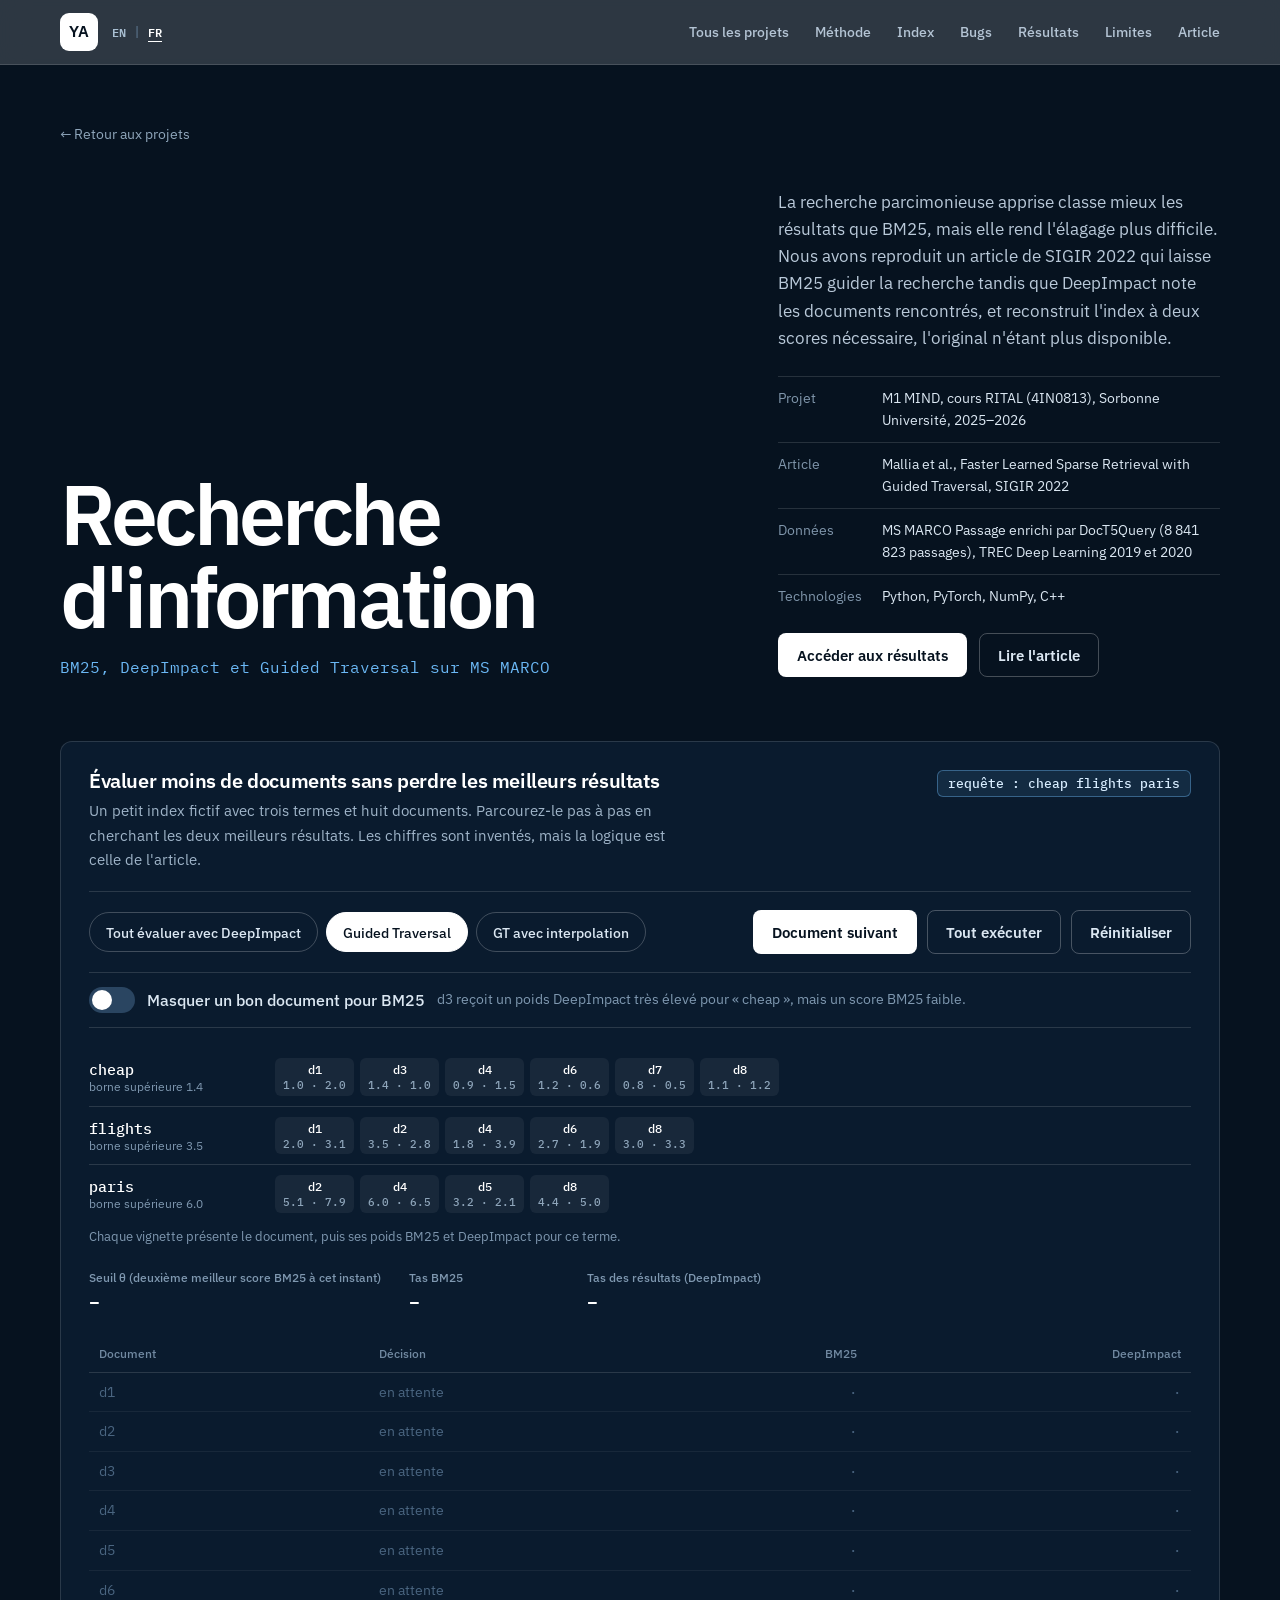
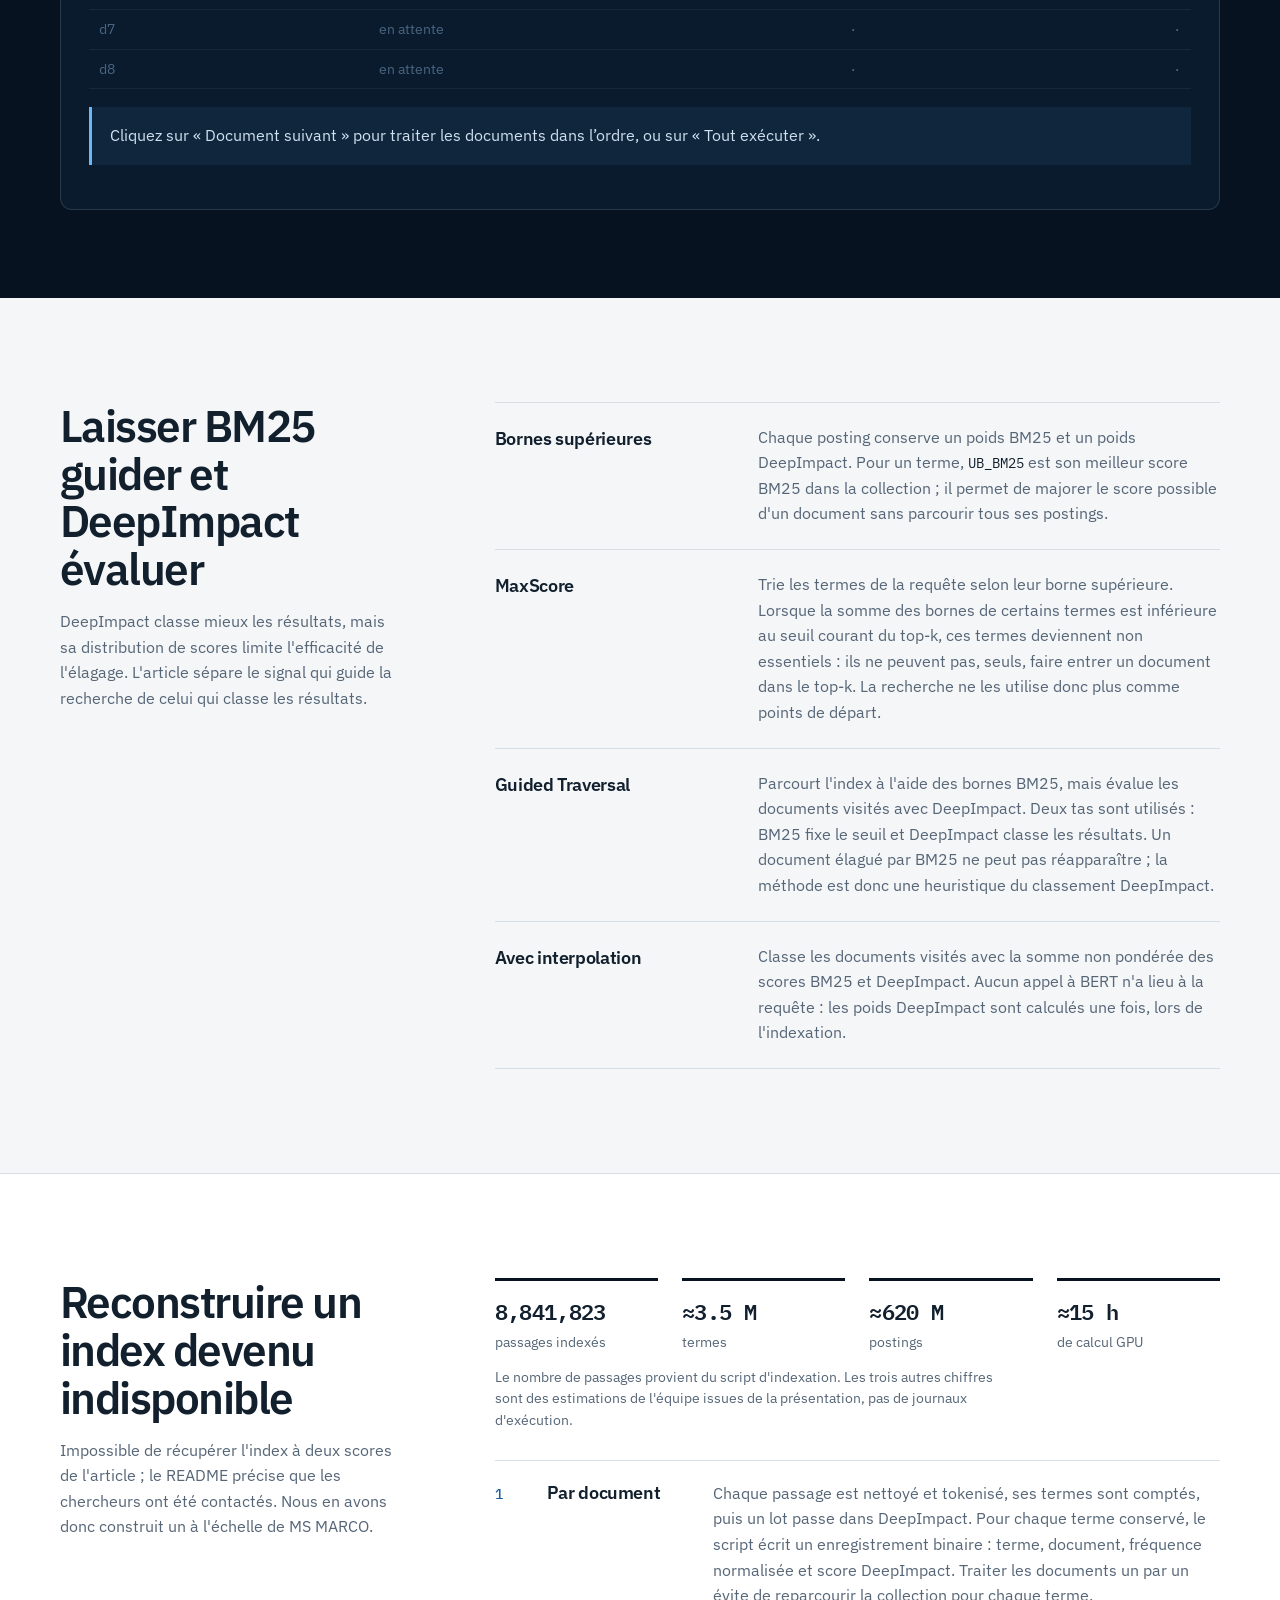
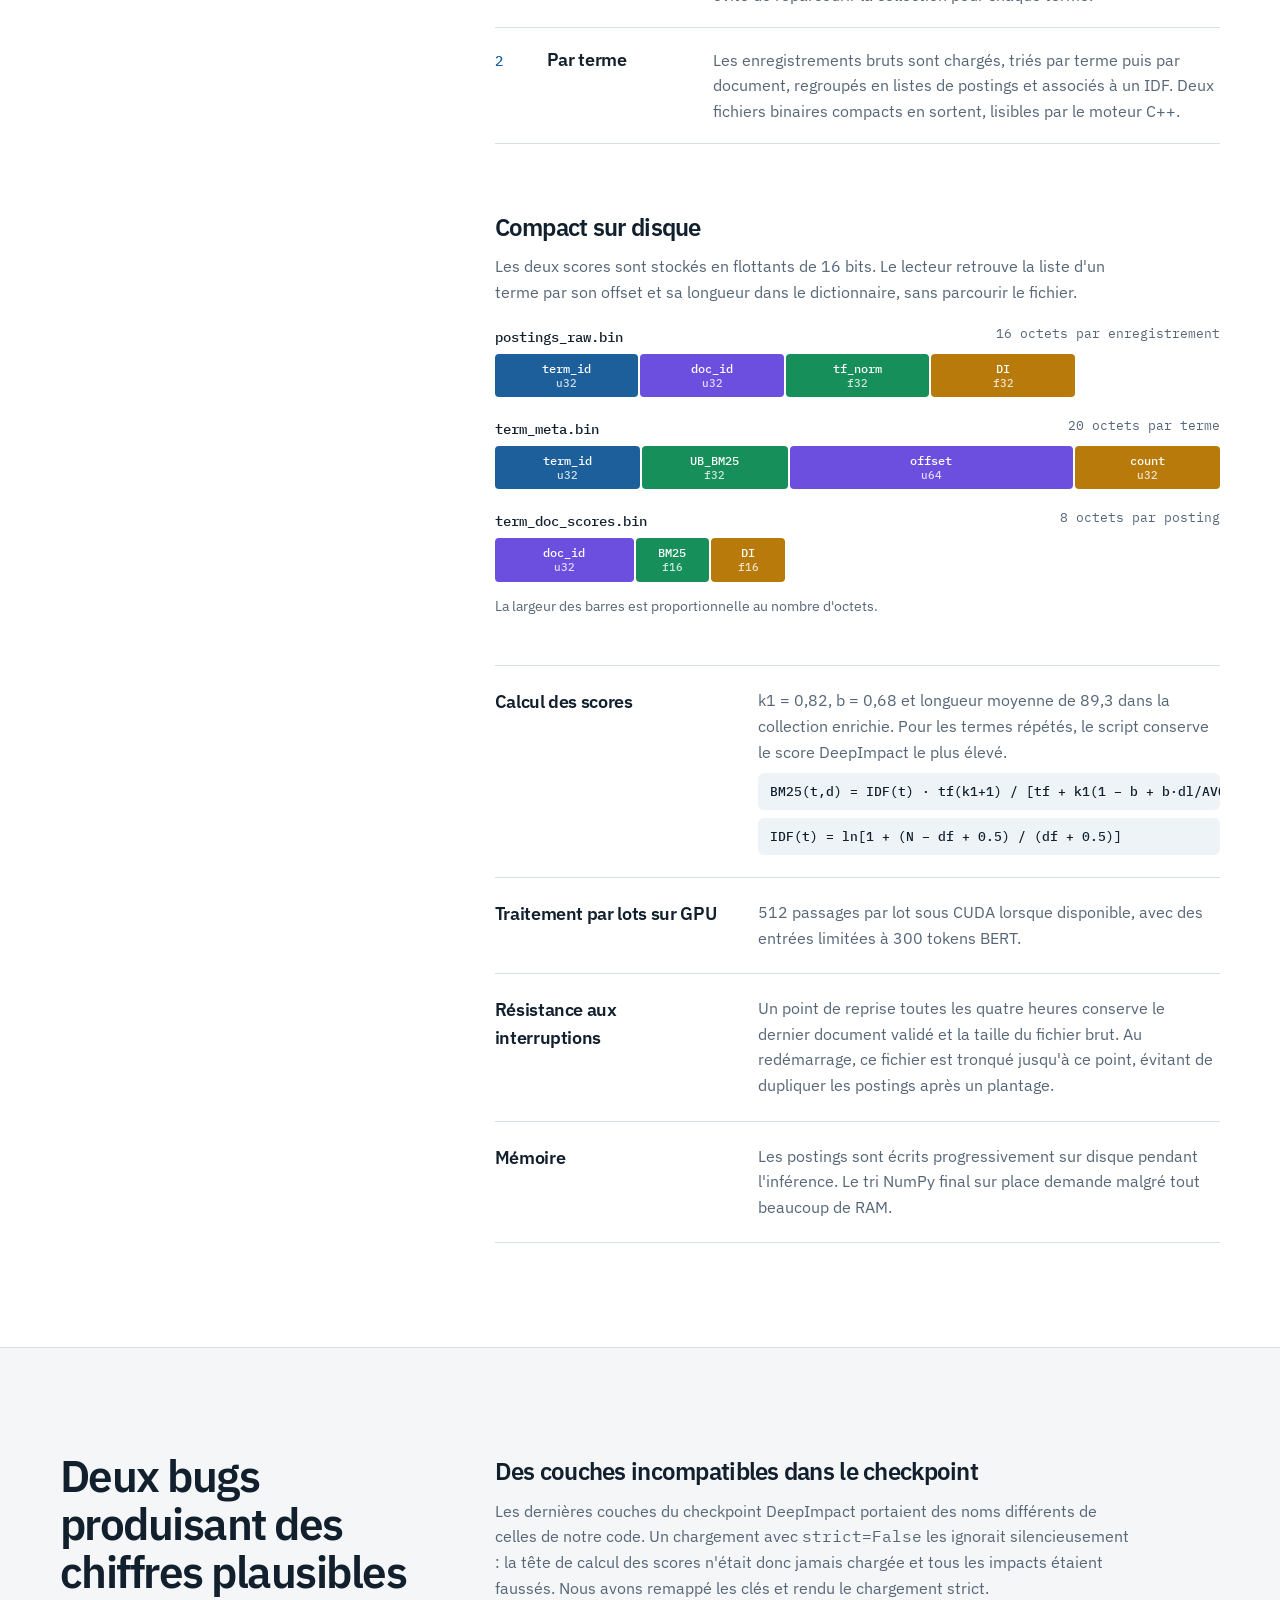
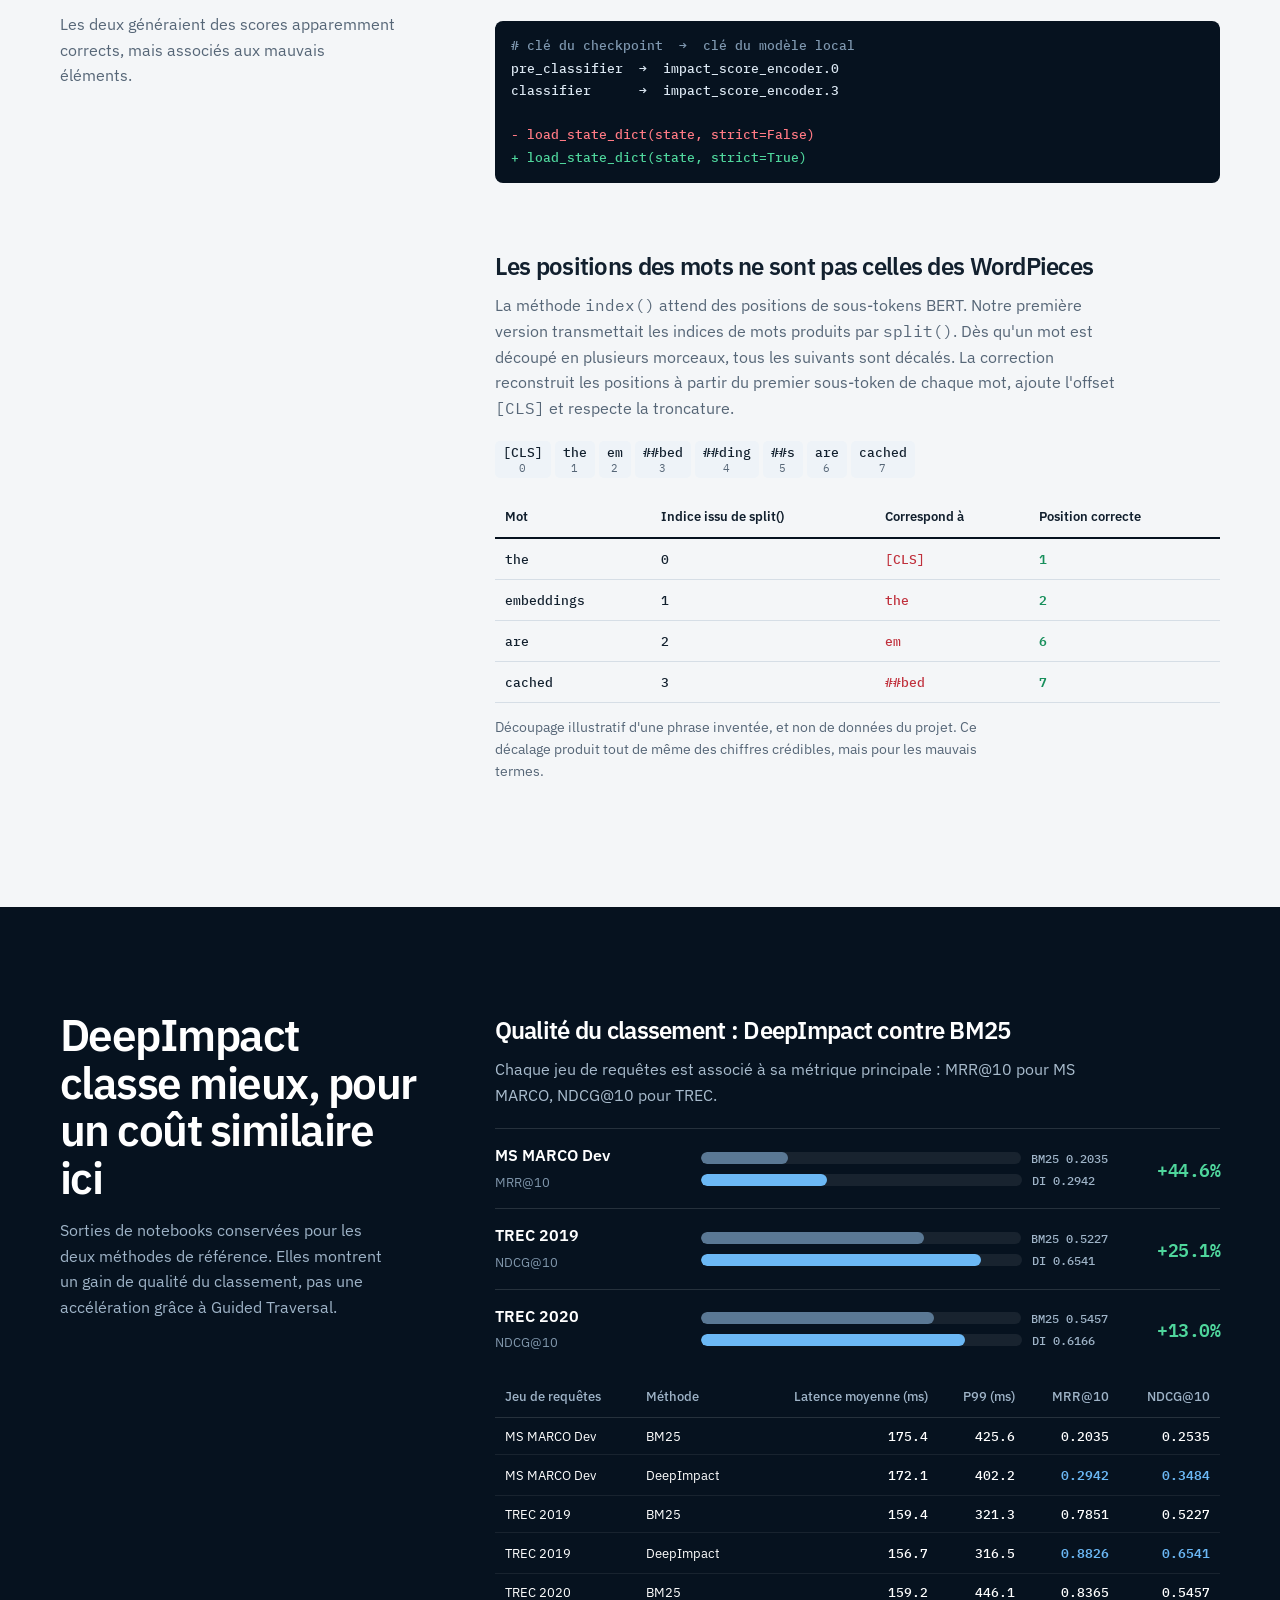
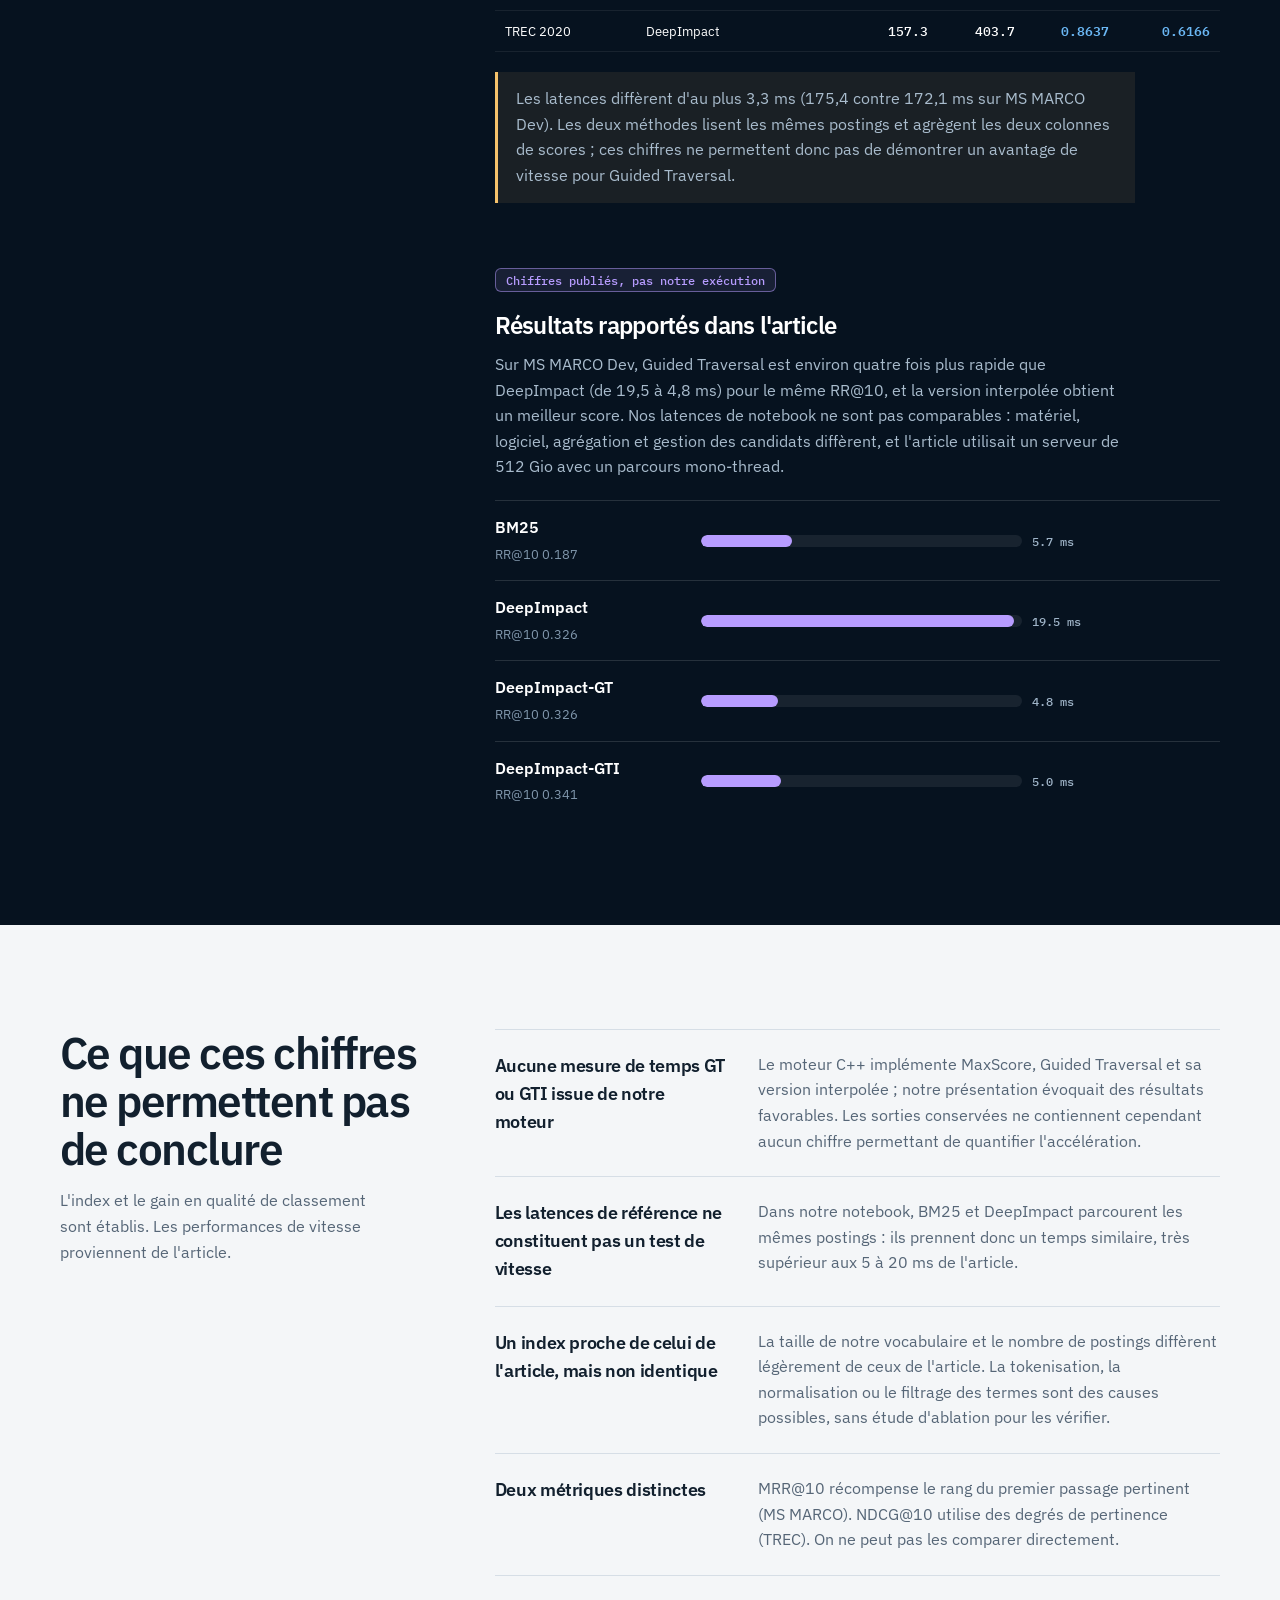
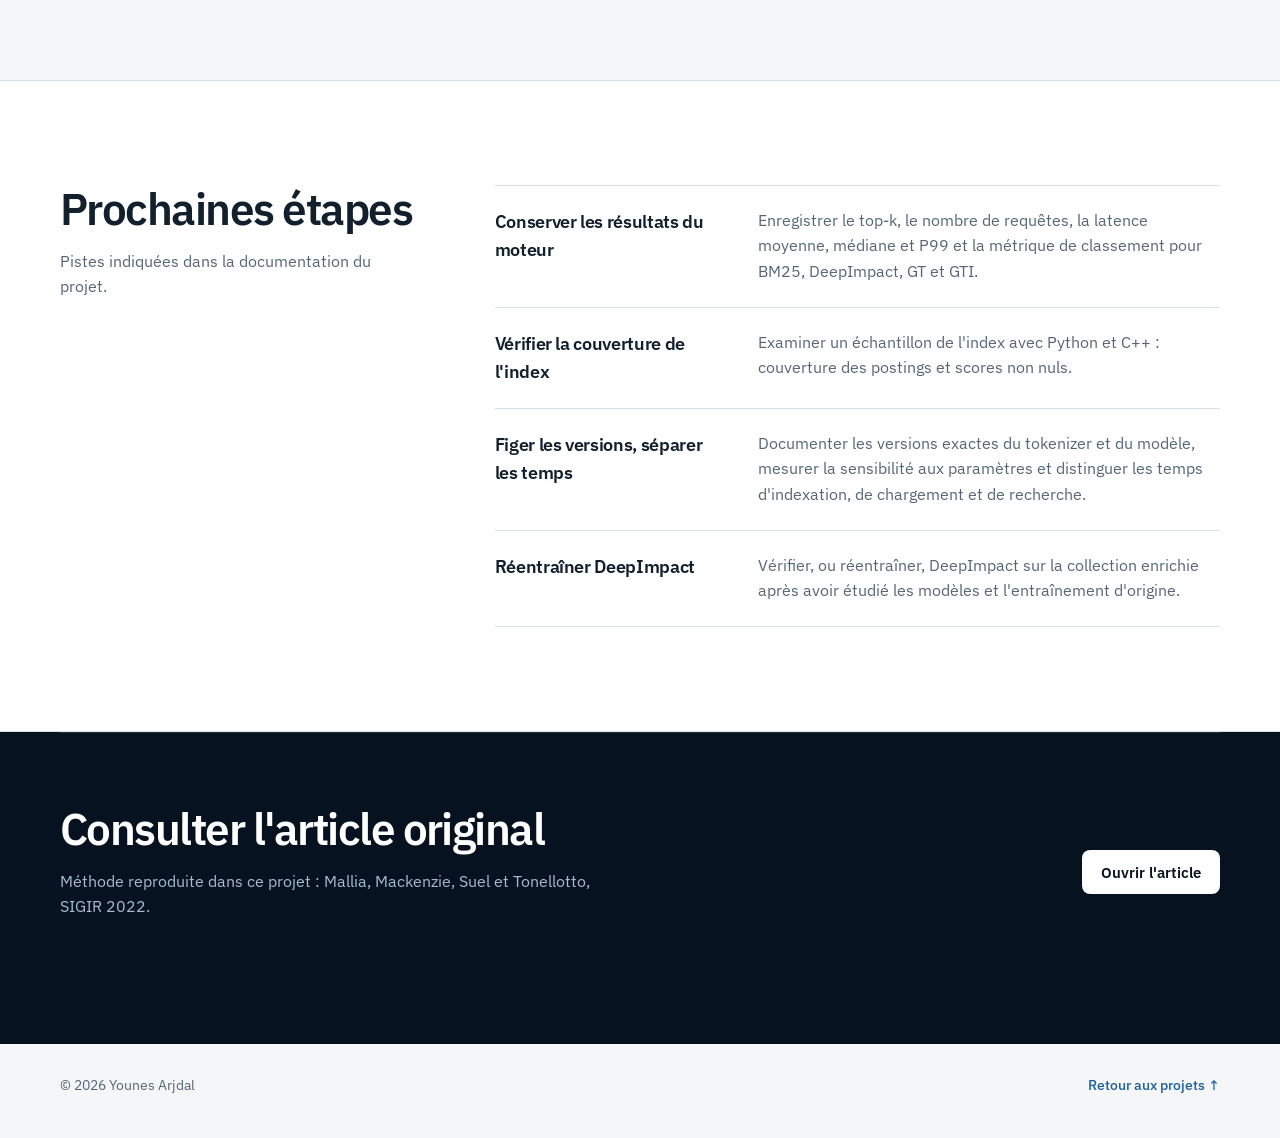
<file: fr/projects/information-retrieval.html>
<!DOCTYPE html>

<html class="no-js" lang="fr">
<head>
<meta charset="utf-8"/>
<meta content="width=device-width, initial-scale=1.0" name="viewport"/>
<meta content="Reproduction de Guided Traversal (SIGIR 2022) avec BM25 et DeepImpact, et reconstruction d’un index inversé à deux scores pour 8,8 millions de passages MS MARCO." name="description"/>
<meta content="#06121f" name="theme-color"/>
<title>Moteur de recherche d’information - Younes Arjdal</title>
<link href="../../assets/favicon.svg" rel="icon" type="image/svg+xml"/>
<link href="https://fonts.googleapis.com" rel="preconnect"/>
<link crossorigin="" href="https://fonts.gstatic.com" rel="preconnect"/>
<link href="https://fonts.googleapis.com/css2?family=IBM+Plex+Mono:wght@400;500;600&amp;family=IBM+Plex+Sans:wght@400;500;600&amp;display=swap" rel="stylesheet"/>
<script>document.documentElement.classList.replace('no-js', 'js');</script>
<style>
    :root {
      --ink: #06121f; --ink-2: #0a1b2e; --paper: #f4f6f8; --text: #12202e; --muted: #566677;
      --line: #d6dee6; --dline: rgba(255, 255, 255, 0.13);
      --blue: #1d5f9b; --cy: #6bb8f5; --ok: #4fd69c; --bad: #ff7a84; --warn: #f5c26b; --pub: #b79cff;
      --mono: "IBM Plex Mono", ui-monospace, SFMono-Regular, Menlo, monospace;
      --sans: "IBM Plex Sans", system-ui, -apple-system, "Segoe UI", sans-serif;
      --r: 8px; --w: 1160px;
    }
    * { box-sizing: border-box; }
    html { scroll-behavior: smooth; scroll-padding-top: 80px; }
    body { margin: 0; color: var(--text); background: var(--paper); font-family: var(--sans); line-height: 1.6; -webkit-font-smoothing: antialiased; }
    a { color: inherit; }
    code { font-family: var(--mono); }
    .wrap { width: min(calc(100% - 40px), var(--w)); margin: 0 auto; }
    :focus-visible { outline: 3px solid rgba(107, 184, 245, 0.7); outline-offset: 3px; }

    .top { position: sticky; top: 0; z-index: 50; background: rgba(6, 18, 31, 0.84); backdrop-filter: blur(14px); border-bottom: 1px solid var(--dline); }
    .top .wrap { display: flex; align-items: center; justify-content: space-between; min-height: 64px; }
    .brand { display: grid; place-items: center; width: 38px; height: 38px; border-radius: 9px; background: #fff; color: var(--ink); font-weight: 600; letter-spacing: -0.03em; text-decoration: none; }
    .top nav { display: flex; gap: 26px; }
    .top nav a { color: #b4c4d4; font-size: 0.9rem; font-weight: 500; text-decoration: none; }
    .top nav a:hover { color: #fff; }

    .btn { display: inline-flex; align-items: center; justify-content: center; min-height: 44px; padding: 0 18px; border-radius: var(--r); border: 1px solid transparent; font: 600 0.92rem var(--sans); text-decoration: none; cursor: pointer; transition: background 0.15s, border-color 0.15s, transform 0.15s; }
    .btn:hover { transform: translateY(-1px); }
    .btn-light { background: #fff; color: var(--ink); }
    .btn-light:hover { background: #e6eef6; }
    .btn-ghost { background: transparent; color: #dbe7f2; border-color: rgba(255, 255, 255, 0.25); }
    .btn-ghost:hover { border-color: rgba(255, 255, 255, 0.6); }
    .btn[disabled] { opacity: 0.4; cursor: default; transform: none; }

    /* ---------- Hero ---------- */
    .hero { background: var(--ink); color: #fff; padding: 56px 0 88px; }
    .back { display: inline-block; margin-bottom: 44px; color: #8fa6bb; font-size: 0.9rem; text-decoration: none; }
    .back:hover { color: #fff; }
    .hero-head { display: grid; grid-template-columns: minmax(0, 1.2fr) minmax(0, 0.8fr); gap: 56px; align-items: end; }
    h1 { margin: 0; font-size: clamp(2.8rem, 6.6vw, 5.8rem); line-height: 0.98; letter-spacing: -0.045em; font-weight: 600; }
    .sub { margin: 20px 0 0; font: 400 1rem var(--mono); color: var(--cy); }
    .lede { margin: 0 0 24px; max-width: 52ch; color: #b9c9d9; font-size: 1.06rem; }
    .meta { display: grid; gap: 10px; margin: 0; font-size: 0.88rem; }
    .meta div { display: grid; grid-template-columns: 92px 1fr; gap: 12px; padding-top: 10px; border-top: 1px solid var(--dline); }
    .meta dt { color: #7f95aa; }
    .meta dd { margin: 0; color: #dbe7f2; }
    .hero-actions { display: flex; flex-wrap: wrap; gap: 12px; margin-top: 26px; }

    /* ---------- Traversal demo ---------- */
    .demo { margin-top: 64px; padding: 28px; border: 1px solid var(--dline); border-radius: 12px; background: var(--ink-2); }
    .demo-intro { display: flex; flex-wrap: wrap; align-items: baseline; justify-content: space-between; gap: 8px 24px; margin-bottom: 20px; }
    .demo-intro h2 { margin: 0; font-size: 1.25rem; letter-spacing: -0.02em; font-weight: 600; }
    .demo-intro p { margin: 6px 0 0; max-width: 66ch; color: #9fb4c8; font-size: 0.95rem; }
    .chip { font: 500 0.82rem var(--mono); color: #d8edff; padding: 4px 10px; border: 1px solid rgba(107, 184, 245, 0.4); border-radius: 6px; background: rgba(107, 184, 245, 0.1); white-space: nowrap; }
    .demo-bar { display: flex; flex-wrap: wrap; align-items: center; justify-content: space-between; gap: 16px; padding: 18px 0; border-top: 1px solid var(--dline); }
    .modes { display: flex; flex-wrap: wrap; gap: 8px; }
    .mode { min-height: 40px; padding: 0 16px; border: 1px solid rgba(255, 255, 255, 0.22); border-radius: 99px; background: transparent; color: #dbe7f2; font: 500 0.9rem var(--sans); cursor: pointer; }
    .mode[aria-pressed="true"] { background: #fff; border-color: #fff; color: var(--ink); }
    .demo-btns { display: flex; gap: 10px; flex-wrap: wrap; }
    .trap { display: flex; flex-wrap: wrap; align-items: center; gap: 12px; padding: 14px 0; border-top: 1px solid var(--dline); border-bottom: 1px solid var(--dline); }
    .switch { display: inline-flex; align-items: center; gap: 12px; color: #dbe7f2; font-weight: 500; cursor: pointer; }
    .switch input { position: absolute; opacity: 0; pointer-events: none; }
    .knob { position: relative; flex: none; width: 46px; height: 26px; border-radius: 99px; background: #2a4561; transition: background 0.2s; }
    .knob::after { content: ""; position: absolute; top: 3px; left: 3px; width: 20px; height: 20px; border-radius: 50%; background: #fff; transition: transform 0.2s; }
    .switch input:checked + .knob { background: var(--warn); }
    .switch input:checked + .knob::after { transform: translateX(20px); }
    .switch input:focus-visible + .knob { outline: 3px solid rgba(107, 184, 245, 0.7); outline-offset: 3px; }
    .trap small { color: #7f98b0; font-size: 0.85rem; }

    .lists { margin-top: 20px; }
    .ql { display: grid; grid-template-columns: 170px minmax(0, 1fr); gap: 16px; align-items: center; padding: 10px 0; border-top: 1px solid var(--dline); transition: opacity 0.3s; }
    .ql:first-child { border-top: 0; }
    .ql.ne { opacity: 0.42; }
    .tn { font: 500 0.92rem var(--mono); }
    .tn small { display: block; color: #7f98b0; font: 400 0.76rem var(--sans); }
    .tn .tag { display: inline-block; margin-left: 6px; padding: 0 6px; border-radius: 4px; background: rgba(245, 194, 107, 0.16); color: var(--warn); font: 500 0.7rem var(--sans); }
    .dc-wrap { display: flex; flex-wrap: wrap; gap: 6px; }
    .dc { display: inline-grid; gap: 0; min-width: 62px; padding: 3px 8px; border-radius: 6px; background: rgba(255, 255, 255, 0.06); font: 500 0.78rem var(--mono); text-align: center; line-height: 1.35; }
    .dc small { color: #8fa6bb; font-size: 0.68rem; }
    .dc.hot { background: rgba(255, 122, 132, 0.16); box-shadow: inset 0 0 0 1px rgba(255, 122, 132, 0.5); }
    .legend-line { margin: 4px 0 0; color: #7f98b0; font-size: 0.8rem; }

    .status { display: flex; flex-wrap: wrap; gap: 28px; margin: 22px 0 6px; }
    .status > div { min-width: 150px; }
    .status b { display: block; color: #7f98b0; font: 500 0.78rem var(--sans); }
    .status span { font: 600 1.1rem var(--mono); }
    .dtable { width: 100%; margin-top: 14px; border-collapse: collapse; font-size: 0.88rem; }
    .dtable th { padding: 8px 10px; border-bottom: 1px solid var(--dline); color: #7189a1; font-size: 0.78rem; font-weight: 500; text-align: left; }
    .dtable td { padding: 8px 10px; border-bottom: 1px solid rgba(255, 255, 255, 0.06); vertical-align: top; }
    .dtable td.n { font-family: var(--mono); text-align: right; white-space: nowrap; }
    .dtable tr.wait td { color: #4a6580; }
    .dtable tr.cur td { background: rgba(107, 184, 245, 0.08); }
    .dec { display: inline-block; padding: 1px 9px; border-radius: 99px; font-size: 0.78rem; font-weight: 600; }
    .dec.scored { background: rgba(79, 214, 156, 0.16); color: var(--ok); }
    .dec.skipped { background: rgba(245, 194, 107, 0.16); color: var(--warn); }
    .dec.never { background: rgba(255, 255, 255, 0.08); color: #9fb4c8; }
    .why { display: block; margin-top: 2px; color: #7f98b0; font: 400 0.76rem var(--mono); }
    .out { margin-top: 18px; padding: 16px 18px; border-left: 3px solid var(--cy); background: rgba(107, 184, 245, 0.07); color: #cfe0ef; min-height: 3.2em; }
    .out.diff { border-color: var(--warn); background: rgba(245, 194, 107, 0.08); }
    .tw { overflow-x: auto; }

    /* ---------- Sections ---------- */
    .sec { padding: 104px 0; }
    .sec.white { background: #fff; border-top: 1px solid var(--line); border-bottom: 1px solid var(--line); }
    .sec.dark { background: var(--ink); color: #fff; }
    .split { display: grid; grid-template-columns: minmax(0, 4fr) minmax(0, 8fr); gap: 72px; }
    .split > * { min-width: 0; }
    .split > header { align-self: start; position: sticky; top: 96px; }
    h2 { margin: 0 0 16px; font-size: clamp(1.9rem, 3.4vw, 2.8rem); line-height: 1.1; letter-spacing: -0.035em; font-weight: 600; }
    .split > header p { max-width: 34ch; margin: 0; color: var(--muted); }
    .dark .split > header p { color: #9fb4c8; }
    h3 { margin: 0; font-size: 1.15rem; letter-spacing: -0.02em; font-weight: 600; }
    p { margin-top: 0; }
    .block + .block { margin-top: 64px; }
    .block > h3 { margin-bottom: 8px; font-size: 1.5rem; letter-spacing: -0.03em; }
    .block > p { max-width: 64ch; margin-bottom: 20px; color: var(--muted); }
    .dark .block > p { color: #a9bccd; }
    .note { margin: 14px 0 0; color: var(--muted); font-size: 0.85rem; max-width: 72ch; }
    .dark .note { color: #8097ac; }

    .rows { margin: 0; padding: 0; list-style: none; border-top: 1px solid var(--line); }
    .rows > div { display: grid; grid-template-columns: minmax(0, 1fr) minmax(0, 2fr); gap: 32px; padding: 22px 0; border-bottom: 1px solid var(--line); }
    .rows dt { font-size: 1.1rem; font-weight: 600; letter-spacing: -0.02em; }
    .rows dd { margin: 0; color: var(--muted); }
    .rows dd code { color: var(--text); font-size: 0.86em; }
    .formula { display: block; margin-top: 8px; padding: 10px 12px; border-radius: 6px; background: #eef3f8; color: var(--text); font: 500 0.82rem var(--mono); overflow-x: auto; white-space: nowrap; }

    .steps { counter-reset: s; margin: 0; padding: 0; list-style: none; border-top: 1px solid var(--line); }
    .steps li { display: grid; grid-template-columns: 36px 150px 1fr; gap: 16px; align-items: baseline; padding: 18px 0; border-bottom: 1px solid var(--line); }
    .steps li::before { counter-increment: s; content: counter(s); color: var(--blue); font: 500 0.9rem var(--mono); }
    .steps b { font-size: 1.1rem; letter-spacing: -0.02em; font-weight: 600; }
    .steps span { color: var(--muted); }

    .facts { display: grid; grid-template-columns: repeat(4, minmax(0, 1fr)); gap: 24px; margin: 0 0 12px; }
    .facts div { padding-top: 12px; border-top: 3px solid var(--ink); }
    .facts b { display: block; font: 600 1.35rem var(--mono); letter-spacing: -0.03em; }
    .facts span { color: var(--muted); font-size: 0.85rem; }

    /* byte layouts */
    .bytes { display: grid; gap: 20px; }
    .brow-h { display: flex; justify-content: space-between; margin-bottom: 6px; font-size: 0.9rem; }
    .brow-h code { font-weight: 500; }
    .brow-h span { color: var(--muted); font: 400 0.82rem var(--mono); }
    .brow { display: flex; gap: 2px; }
    .seg { flex: var(--b); min-width: 0; padding: 7px 4px; border-radius: 4px; background: var(--c); color: #fff; text-align: center; font: 500 0.74rem/1.3 var(--mono); overflow: hidden; }
    .seg small { display: block; font-size: 0.66rem; opacity: 0.8; }
    .seg.k1 { --c: #1d5f9b; } .seg.k2 { --c: #6d4fe0; } .seg.k3 { --c: #178f5b; } .seg.k4 { --c: #b87a0a; }

    /* bugs */
    pre.diff { margin: 0; padding: 14px 16px; border-radius: 8px; background: var(--ink); color: #dbe7f2; font: 500 0.82rem/1.7 var(--mono); overflow-x: auto; }
    pre.diff .m { color: var(--bad); } pre.diff .p { color: var(--ok); } pre.diff .c { color: #7f98b0; }
    table.wp { width: 100%; border-collapse: collapse; font-size: 0.9rem; }
    .wp th { padding: 10px; border-bottom: 2px solid var(--ink); font-size: 0.82rem; font-weight: 600; text-align: left; }
    .wp td { padding: 9px 10px; border-bottom: 1px solid var(--line); font: 500 0.84rem var(--mono); }
    .wp td.bad { color: #c0303c; } .wp td.good { color: #178f5b; font-weight: 600; }
    .toks { display: flex; flex-wrap: wrap; gap: 4px; margin: 0 0 18px; }
    .toks span { padding: 3px 8px; border-radius: 5px; background: #eef3f8; font: 500 0.8rem var(--mono); }
    .toks span i { display: block; color: var(--muted); font: 400 0.68rem var(--mono); font-style: normal; text-align: center; }

    /* results */
    .pair { display: grid; grid-template-columns: 190px minmax(0, 1fr) 96px; gap: 16px; align-items: center; padding: 14px 0; border-top: 1px solid var(--dline); }
    .pair b { display: block; font-weight: 600; }
    .pair small { color: #8097ac; }
    .pbars { display: grid; gap: 6px; }
    .pb { display: flex; align-items: center; gap: 10px; }
    .pb .tr { flex: 1; height: 12px; border-radius: 99px; background: rgba(255, 255, 255, 0.07); overflow: hidden; }
    .pb .bw { display: block; width: var(--w); height: 100%; border-radius: inherit; background: var(--c); transition: width 0.9s cubic-bezier(0.2, 0.8, 0.2, 1); }
    .js .grow:not(.on) .bw { width: 0; }
    .pb em { min-width: 76px; color: #9fb4c8; font: 500 0.78rem var(--mono); font-style: normal; }
    .pb.bm { --c: #5a7894; } .pb.di { --c: var(--cy); } .pb.pu { --c: var(--pub); }
    .gain { text-align: right; color: var(--ok); font: 600 1.15rem var(--mono); letter-spacing: -0.03em; }
    .tag-pub { display: inline-block; margin-bottom: 14px; padding: 3px 10px; border: 1px solid rgba(183, 156, 255, 0.5); border-radius: 6px; background: rgba(183, 156, 255, 0.1); color: var(--pub); font: 500 0.78rem var(--mono); }
    .callout { margin: 20px 0 0; padding: 14px 18px; border-left: 3px solid var(--warn); background: rgba(245, 194, 107, 0.08); color: #e6d6b4; max-width: 74ch; }
    .rows > div > *, .rows dd { min-width: 0; }
    .formula { max-width: 100%; }
    @media (max-width: 760px) { table.runs { display: block; overflow-x: auto; } }
    table.runs { width: 100%; margin-top: 8px; border-collapse: collapse; font-size: 0.9rem; }
    .runs th { padding: 10px; border-bottom: 1px solid var(--dline); color: #9fb4c8; font-size: 0.8rem; font-weight: 500; text-align: right; white-space: nowrap; }
    .runs th:first-child, .runs th:nth-child(2) { text-align: left; }
    .runs td { padding: 9px 10px; border-bottom: 1px solid rgba(255, 255, 255, 0.07); text-align: right; font: 500 0.84rem var(--mono); }
    .runs td:first-child, .runs td:nth-child(2) { text-align: left; font-family: var(--sans); font-weight: 400; }
    .runs td.best { color: var(--cy); font-weight: 600; }

    .report { display: flex; flex-wrap: wrap; align-items: center; justify-content: space-between; gap: 32px; padding-top: 72px; border-top: 1px solid var(--dline); }
    .report h2 { max-width: 20ch; color: #fff; }
    .report p { max-width: 56ch; margin: 0 0 20px; color: #a9bccd; }
    footer.foot { padding: 30px 0 42px; color: var(--muted); font-size: 0.88rem; }
    footer.foot .wrap { display: flex; justify-content: space-between; gap: 20px; flex-wrap: wrap; }
    footer.foot a { text-decoration: none; font-weight: 500; color: var(--blue); }

    @media (max-width: 980px) {
      .hero-head { grid-template-columns: 1fr; gap: 36px; }
      .split { grid-template-columns: minmax(0, 1fr); gap: 32px; }
      .split > header { position: static; }
      .rows > div { grid-template-columns: 1fr; gap: 8px; }
      .facts { grid-template-columns: repeat(2, minmax(0, 1fr)); }
    }
    @media (max-width: 720px) {
      .top nav a:not(:first-child) { display: none; }
      .sec { padding: 72px 0; }
      .demo { padding: 20px 16px; }
      .ql { grid-template-columns: 1fr; gap: 6px; }
      .steps li { grid-template-columns: 28px 1fr; }
      .steps li span { grid-column: 2; }
      .pair { grid-template-columns: 1fr 76px; gap: 8px 12px; }
      .pair > div:first-child { grid-column: 1 / -1; }
    }
    @media (prefers-reduced-motion: reduce) {
      html { scroll-behavior: auto; }
      *, *::before, *::after { transition-duration: 0.01ms !important; }
    }
  
/* Language switch : EN | FR, adjacent to YA */
.identity-row{display:flex;align-items:center;gap:12px;flex-shrink:0}
.top .identity-row .lang-switch{position:static!important;top:auto;left:auto;right:auto;display:inline-flex!important;align-items:center;flex-direction:row!important;gap:7px!important;padding:0;background:none;border:0;white-space:nowrap}
.top .identity-row .lang-switch a{display:inline-flex!important;align-items:center;font:600 .76rem var(--mono);text-decoration:none;color:#a9bfd2;padding:7px 2px;border:0}
.top .identity-row .lang-switch a[aria-current="page"]{color:#fff;text-decoration:underline;text-underline-offset:4px}
.top .identity-row .lang-switch a:hover{color:#fff}
.lang-switch .lang-divider{color:#67839d;font-size:.8rem}
@media(max-width:420px){.identity-row{gap:8px}.top .identity-row .lang-switch{gap:4px!important}}
</style>
<link href="https://younesmrc.github.io/projects/information-retrieval.html" hreflang="en" rel="alternate"/><link href="https://younesmrc.github.io/fr/projects/information-retrieval.html" hreflang="fr" rel="alternate"/><link href="https://younesmrc.github.io/projects/information-retrieval.html" hreflang="x-default" rel="alternate"/></head>
<body>
<header class="top">
<div class="wrap">
<div class="identity-row"><a aria-label="Aller à l’accueil" class="brand" href="../index.html#home">YA</a><nav aria-label="Choisir la langue" class="lang-switch"><a href="../../projects/information-retrieval.html" lang="en">EN</a><span aria-hidden="true" class="lang-divider">|</span><a aria-current="page" href="#" lang="fr">FR</a></nav></div>
<nav aria-label="Navigation du projet">
<a href="../index.html#projects">Tous les projets</a>
<a href="#method">Méthode</a>
<a href="#index">Index</a>
<a href="#bugs">Bugs</a>
<a href="#results">Résultats</a>
<a href="#limits">Limites</a>
<a href="#paper">Article</a>
</nav>
</div>
</header>
<main>
<!-- ================= HERO + TRAVERSAL DEMO ================= -->
<section class="hero" id="top">
<div class="wrap">
<a class="back" href="../index.html#projects">← Retour aux projets</a>
<div class="hero-head">
<div>
<h1>Recherche<br/>d'information</h1>
<p class="sub">BM25, DeepImpact et Guided Traversal sur MS MARCO</p>
</div>
<div>
<p class="lede">
              La recherche parcimonieuse apprise classe mieux les résultats que BM25, mais elle rend l'élagage plus difficile. Nous avons reproduit un article de SIGIR 2022 qui laisse BM25 guider la recherche tandis que DeepImpact note les documents rencontrés, et reconstruit l'index à deux scores nécessaire, l'original n'étant plus disponible.
            </p>
<dl class="meta">
<div><dt>Projet</dt><dd>M1 MIND, cours RITAL (4IN0813), Sorbonne Université, 2025–2026</dd></div>
<div><dt>Article</dt><dd>Mallia et al., Faster Learned Sparse Retrieval with Guided Traversal, SIGIR 2022</dd></div>
<div><dt>Données</dt><dd>MS MARCO Passage enrichi par DocT5Query (8 841 823 passages), TREC Deep Learning 2019 et 2020</dd></div>
<div><dt>Technologies</dt><dd>Python, PyTorch, NumPy, C++</dd></div>
</dl>
<div class="hero-actions">
<a class="btn btn-light" href="#results">Accéder aux résultats</a>
<a class="btn btn-ghost" href="https://doi.org/10.1145/3477495.3531774" rel="noreferrer" target="_blank">Lire l'article</a>
</div>
</div>
</div>
<div class="demo" id="gt-demo">
<div class="demo-intro">
<div>
<h2>Évaluer moins de documents sans perdre les meilleurs résultats</h2>
<p>Un petit index fictif avec trois termes et huit documents. Parcourez-le pas à pas en cherchant les deux meilleurs résultats. Les chiffres sont inventés, mais la logique est celle de l'article.</p>
</div>
<code class="chip">requête : cheap flights paris</code>
</div>
<div class="demo-bar">
<div aria-label="Stratégie de recherche" class="modes" role="group">
<button aria-pressed="false" class="mode" data-mode="exh" type="button">Tout évaluer avec DeepImpact</button>
<button aria-pressed="true" class="mode" data-mode="gt" type="button">Guided Traversal</button>
<button aria-pressed="false" class="mode" data-mode="gti" type="button">GT avec interpolation</button>
</div>
<div class="demo-btns">
<button class="btn btn-light" id="gt-next" type="button">Document suivant</button>
<button class="btn btn-ghost" id="gt-all" type="button">Tout exécuter</button>
<button class="btn btn-ghost" id="gt-reset" type="button">Réinitialiser</button>
</div>
</div>
<div class="trap">
<label class="switch">
<input id="gt-trap" role="switch" type="checkbox"/>
<span class="knob"></span>
<span>Masquer un bon document pour BM25</span>
</label>
<small>d3 reçoit un poids DeepImpact très élevé pour « cheap », mais un score BM25 faible.</small>
</div>
<div aria-label="Listes de postings avec les poids BM25 et DeepImpact de chaque document" class="lists" id="gt-lists"></div>
<p class="legend-line">Chaque vignette présente le document, puis ses poids BM25 et DeepImpact pour ce terme.</p>
<div aria-live="polite" class="status">
<div><b>Seuil θ (deuxième meilleur score BM25 à cet instant)</b><span id="gt-theta">–</span></div>
<div><b>Tas BM25</b><span id="gt-hb">–</span></div>
<div><b id="gt-rl">Tas des résultats</b><span id="gt-hs">–</span></div>
</div>
<div class="tw">
<table class="dtable">
<thead><tr><th scope="col">Document</th><th scope="col">Décision</th><th scope="col" style="text-align:right">BM25</th><th scope="col" style="text-align:right">DeepImpact</th></tr></thead>
<tbody id="gt-body"></tbody>
</table>
</div>
<noscript><p class="note">Activez JavaScript pour utiliser cette démonstration.</p></noscript>
<p aria-live="polite" class="out" id="gt-out"></p>
</div>
</div>
</section>
<!-- ================= METHOD ================= -->
<section class="sec" id="method">
<div class="wrap split">
<header>
<h2>Laisser BM25 guider et DeepImpact évaluer</h2>
<p>DeepImpact classe mieux les résultats, mais sa distribution de scores limite l'efficacité de l'élagage. L'article sépare le signal qui guide la recherche de celui qui classe les résultats.</p>
</header>
<dl class="rows">
<div>
<dt>Bornes supérieures</dt>
<dd>Chaque posting conserve un poids BM25 et un poids DeepImpact. Pour un terme, <code>UB_BM25</code> est son meilleur score BM25 dans la collection ; il permet de majorer le score possible d'un document sans parcourir tous ses postings.</dd>
</div>
<div>
<dt>MaxScore</dt>
<dd>Trie les termes de la requête selon leur borne supérieure. Lorsque la somme des bornes de certains termes est inférieure au seuil courant du top-k, ces termes deviennent non essentiels : ils ne peuvent pas, seuls, faire entrer un document dans le top-k. La recherche ne les utilise donc plus comme points de départ.</dd>
</div>
<div>
<dt>Guided Traversal</dt>
<dd>Parcourt l'index à l'aide des bornes BM25, mais évalue les documents visités avec DeepImpact. Deux tas sont utilisés : BM25 fixe le seuil et DeepImpact classe les résultats. Un document élagué par BM25 ne peut pas réapparaître ; la méthode est donc une heuristique du classement DeepImpact.</dd>
</div>
<div>
<dt>Avec interpolation</dt>
<dd>Classe les documents visités avec la somme non pondérée des scores BM25 et DeepImpact. Aucun appel à BERT n'a lieu à la requête : les poids DeepImpact sont calculés une fois, lors de l'indexation.</dd>
</div>
</dl>
</div>
</section>
<!-- ================= INDEX ================= -->
<section class="sec white" id="index">
<div class="wrap split">
<header>
<h2>Reconstruire un index devenu indisponible</h2>
<p>Impossible de récupérer l'index à deux scores de l'article ; le README précise que les chercheurs ont été contactés. Nous en avons donc construit un à l'échelle de MS MARCO.</p>
</header>
<div>
<div class="block">
<div class="facts">
<div><b>8,841,823</b><span>passages indexés</span></div>
<div><b>≈3.5 M</b><span>termes</span></div>
<div><b>≈620 M</b><span>postings</span></div>
<div><b>≈15 h</b><span>de calcul GPU</span></div>
</div>
<p class="note" style="margin: 0 0 28px">Le nombre de passages provient du script d'indexation. Les trois autres chiffres sont des estimations de l'équipe issues de la présentation, pas de journaux d'exécution.</p>
<ol class="steps">
<li><b>Par document</b><span>Chaque passage est nettoyé et tokenisé, ses termes sont comptés, puis un lot passe dans DeepImpact. Pour chaque terme conservé, le script écrit un enregistrement binaire : terme, document, fréquence normalisée et score DeepImpact. Traiter les documents un par un évite de reparcourir la collection pour chaque terme.</span></li>
<li><b>Par terme</b><span>Les enregistrements bruts sont chargés, triés par terme puis par document, regroupés en listes de postings et associés à un IDF. Deux fichiers binaires compacts en sortent, lisibles par le moteur C++.</span></li>
</ol>
</div>
<div class="block">
<h3>Compact sur disque</h3>
<p>Les deux scores sont stockés en flottants de 16 bits. Le lecteur retrouve la liste d'un terme par son offset et sa longueur dans le dictionnaire, sans parcourir le fichier.</p>
<div class="bytes">
<div>
<div class="brow-h"><code>postings_raw.bin</code><span>16 octets par enregistrement</span></div>
<div class="brow" style="width: 80%">
<div class="seg k1" style="--b: 4">term_id<small>u32</small></div><div class="seg k2" style="--b: 4">doc_id<small>u32</small></div><div class="seg k3" style="--b: 4">tf_norm<small>f32</small></div><div class="seg k4" style="--b: 4">DI<small>f32</small></div>
</div>
</div>
<div>
<div class="brow-h"><code>term_meta.bin</code><span>20 octets par terme</span></div>
<div class="brow">
<div class="seg k1" style="--b: 4">term_id<small>u32</small></div><div class="seg k3" style="--b: 4">UB_BM25<small>f32</small></div><div class="seg k2" style="--b: 8">offset<small>u64</small></div><div class="seg k4" style="--b: 4">count<small>u32</small></div>
</div>
</div>
<div>
<div class="brow-h"><code>term_doc_scores.bin</code><span>8 octets par posting</span></div>
<div class="brow" style="width: 40%">
<div class="seg k2" style="--b: 4">doc_id<small>u32</small></div><div class="seg k3" style="--b: 2">BM25<small>f16</small></div><div class="seg k4" style="--b: 2">DI<small>f16</small></div>
</div>
</div>
</div>
<p class="note">La largeur des barres est proportionnelle au nombre d'octets.</p>
</div>
<dl class="rows" style="margin-top: 48px">
<div>
<dt>Calcul des scores</dt>
<dd>k1 = 0,82, b = 0,68 et longueur moyenne de 89,3 dans la collection enrichie. Pour les termes répétés, le script conserve le score DeepImpact le plus élevé.
                <span class="formula">BM25(t,d) = IDF(t) · tf(k1+1) / [tf + k1(1 − b + b·dl/AVGDL)]</span>
<span class="formula">IDF(t) = ln[1 + (N − df + 0.5) / (df + 0.5)]</span></dd>
</div>
<div>
<dt>Traitement par lots sur GPU</dt>
<dd>512 passages par lot sous CUDA lorsque disponible, avec des entrées limitées à 300 tokens BERT.</dd>
</div>
<div>
<dt>Résistance aux interruptions</dt>
<dd>Un point de reprise toutes les quatre heures conserve le dernier document validé et la taille du fichier brut. Au redémarrage, ce fichier est tronqué jusqu'à ce point, évitant de dupliquer les postings après un plantage.</dd>
</div>
<div>
<dt>Mémoire</dt>
<dd>Les postings sont écrits progressivement sur disque pendant l'inférence. Le tri NumPy final sur place demande malgré tout beaucoup de RAM.</dd>
</div>
</dl>
</div>
</div>
</section>
<!-- ================= BUGS ================= -->
<section class="sec" id="bugs">
<div class="wrap split">
<header>
<h2>Deux bugs produisant des chiffres plausibles</h2>
<p>Les deux généraient des scores apparemment corrects, mais associés aux mauvais éléments.</p>
</header>
<div>
<div class="block">
<h3>Des couches incompatibles dans le checkpoint</h3>
<p>Les dernières couches du checkpoint DeepImpact portaient des noms différents de celles de notre code. Un chargement avec <code>strict=False</code> les ignorait silencieusement : la tête de calcul des scores n'était donc jamais chargée et tous les impacts étaient faussés. Nous avons remappé les clés et rendu le chargement strict.</p>
<pre class="diff"><span class="c"># clé du checkpoint  →  clé du modèle local</span>
pre_classifier  →  impact_score_encoder.0
classifier      →  impact_score_encoder.3

<span class="m">- load_state_dict(state, strict=False)</span>
<span class="p">+ load_state_dict(state, strict=True)</span></pre>
</div>
<div class="block">
<h3>Les positions des mots ne sont pas celles des WordPieces</h3>
<p>La méthode <code>index()</code> attend des positions de sous-tokens BERT. Notre première version transmettait les indices de mots produits par <code>split()</code>. Dès qu'un mot est découpé en plusieurs morceaux, tous les suivants sont décalés. La correction reconstruit les positions à partir du premier sous-token de chaque mot, ajoute l'offset <code>[CLS]</code> et respecte la troncature.</p>
<div aria-label="Exemple de séquence WordPiece" class="toks">
<span>[CLS]<i>0</i></span><span>the<i>1</i></span><span>em<i>2</i></span><span>##bed<i>3</i></span><span>##ding<i>4</i></span><span>##s<i>5</i></span><span>are<i>6</i></span><span>cached<i>7</i></span>
</div>
<div class="tw">
<table class="wp">
<thead><tr><th scope="col">Mot</th><th scope="col">Indice issu de split()</th><th scope="col">Correspond à</th><th scope="col">Position correcte</th></tr></thead>
<tbody>
<tr><td>the</td><td>0</td><td class="bad">[CLS]</td><td class="good">1</td></tr>
<tr><td>embeddings</td><td>1</td><td class="bad">the</td><td class="good">2</td></tr>
<tr><td>are</td><td>2</td><td class="bad">em</td><td class="good">6</td></tr>
<tr><td>cached</td><td>3</td><td class="bad">##bed</td><td class="good">7</td></tr>
</tbody>
</table>
</div>
<p class="note">Découpage illustratif d'une phrase inventée, et non de données du projet. Ce décalage produit tout de même des chiffres crédibles, mais pour les mauvais termes.</p>
</div>
</div>
</div>
</section>
<!-- ================= RESULTS ================= -->
<section class="sec dark" id="results">
<div class="wrap split">
<header>
<h2>DeepImpact classe mieux, pour un coût similaire ici</h2>
<p>Sorties de notebooks conservées pour les deux méthodes de référence. Elles montrent un gain de qualité du classement, pas une accélération grâce à Guided Traversal.</p>
</header>
<div>
<div class="block">
<h3>Qualité du classement : DeepImpact contre BM25</h3>
<p>Chaque jeu de requêtes est associé à sa métrique principale : MRR@10 pour MS MARCO, NDCG@10 pour TREC.</p>
<div class="grow" id="rank"></div>
<div class="tw">
<table class="runs">
<thead><tr><th scope="col">Jeu de requêtes</th><th scope="col">Méthode</th><th scope="col">Latence moyenne (ms)</th><th scope="col">P99 (ms)</th><th scope="col">MRR@10</th><th scope="col">NDCG@10</th></tr></thead>
<tbody id="runs-body"></tbody>
</table>
</div>
<p class="callout">Les latences diffèrent d'au plus 3,3 ms (175,4 contre 172,1 ms sur MS MARCO Dev). Les deux méthodes lisent les mêmes postings et agrègent les deux colonnes de scores ; ces chiffres ne permettent donc pas de démontrer un avantage de vitesse pour Guided Traversal.</p>
</div>
<div class="block">
<span class="tag-pub">Chiffres publiés, pas notre exécution</span>
<h3>Résultats rapportés dans l'article</h3>
<p>Sur MS MARCO Dev, Guided Traversal est environ quatre fois plus rapide que DeepImpact (de 19,5 à 4,8 ms) pour le même RR@10, et la version interpolée obtient un meilleur score. Nos latences de notebook ne sont pas comparables : matériel, logiciel, agrégation et gestion des candidats diffèrent, et l'article utilisait un serveur de 512 Gio avec un parcours mono-thread.</p>
<div class="grow" id="paper-chart"></div>
</div>
</div>
</div>
</section>
<!-- ================= LIMITS ================= -->
<section class="sec" id="limits">
<div class="wrap split">
<header>
<h2>Ce que ces chiffres ne permettent pas de conclure</h2>
<p>L'index et le gain en qualité de classement sont établis. Les performances de vitesse proviennent de l'article.</p>
</header>
<dl class="rows">
<div>
<dt>Aucune mesure de temps GT ou GTI issue de notre moteur</dt>
<dd>Le moteur C++ implémente MaxScore, Guided Traversal et sa version interpolée ; notre présentation évoquait des résultats favorables. Les sorties conservées ne contiennent cependant aucun chiffre permettant de quantifier l'accélération.</dd>
</div>
<div>
<dt>Les latences de référence ne constituent pas un test de vitesse</dt>
<dd>Dans notre notebook, BM25 et DeepImpact parcourent les mêmes postings : ils prennent donc un temps similaire, très supérieur aux 5 à 20 ms de l'article.</dd>
</div>
<div>
<dt>Un index proche de celui de l'article, mais non identique</dt>
<dd>La taille de notre vocabulaire et le nombre de postings diffèrent légèrement de ceux de l'article. La tokenisation, la normalisation ou le filtrage des termes sont des causes possibles, sans étude d'ablation pour les vérifier.</dd>
</div>
<div>
<dt>Deux métriques distinctes</dt>
<dd>MRR@10 récompense le rang du premier passage pertinent (MS MARCO). NDCG@10 utilise des degrés de pertinence (TREC). On ne peut pas les comparer directement.</dd>
</div>
</dl>
</div>
</section>
<!-- ================= NEXT ================= -->
<section class="sec white" id="next">
<div class="wrap split">
<header>
<h2>Prochaines étapes</h2>
<p>Pistes indiquées dans la documentation du projet.</p>
</header>
<dl class="rows">
<div>
<dt>Conserver les résultats du moteur</dt>
<dd>Enregistrer le top-k, le nombre de requêtes, la latence moyenne, médiane et P99 et la métrique de classement pour BM25, DeepImpact, GT et GTI.</dd>
</div>
<div>
<dt>Vérifier la couverture de l'index</dt>
<dd>Examiner un échantillon de l'index avec Python et C++ : couverture des postings et scores non nuls.</dd>
</div>
<div>
<dt>Figer les versions, séparer les temps</dt>
<dd>Documenter les versions exactes du tokenizer et du modèle, mesurer la sensibilité aux paramètres et distinguer les temps d'indexation, de chargement et de recherche.</dd>
</div>
<div>
<dt>Réentraîner DeepImpact</dt>
<dd>Vérifier, ou réentraîner, DeepImpact sur la collection enrichie après avoir étudié les modèles et l'entraînement d'origine.</dd>
</div>
</dl>
</div>
</section>
<!-- ================= PAPER ================= -->
<section class="sec" id="paper" style="background: var(--ink); padding-top: 0">
<div class="wrap">
<div class="report">
<div>
<h2>Consulter l'article original</h2>
<p>Méthode reproduite dans ce projet : Mallia, Mackenzie, Suel et Tonellotto, SIGIR 2022.</p>
</div>
<a class="btn btn-light" href="https://doi.org/10.1145/3477495.3531774" rel="noreferrer" target="_blank">Ouvrir l'article</a>
</div>
</div>
</section>
</main>
<footer class="foot">
<div class="wrap">
<span>© 2026 Younes Arjdal</span>
<a href="../index.html#projects">Retour aux projets ↑</a>
</div>
</footer>
<script>
  (() => {
    const $ = (s, r = document) => r.querySelector(s);
    const $$ = (s, r = document) => [...r.querySelectorAll(s)];
    const esc = (s) => String(s).replace(/&/g, '&amp;').replace(/</g, '&lt;').replace(/>/g, '&gt;').replace(/"/g, '&quot;');

    /* ============ Traversal demo (toy index, real logic) ============ */
    const TERMS = [
      { t: 'cheap',   ub: 1.4, p: { 1: [1.0, 2.0], 3: [1.4, 1.0], 4: [0.9, 1.5], 6: [1.2, 0.6], 7: [0.8, 0.5], 8: [1.1, 1.2] } },
      { t: 'flights', ub: 3.5, p: { 1: [2.0, 3.1], 2: [3.5, 2.8], 4: [1.8, 3.9], 6: [2.7, 1.9], 8: [3.0, 3.3] } },
      { t: 'paris',   ub: 6.0, p: { 2: [5.1, 7.9], 4: [6.0, 6.5], 5: [3.2, 2.1], 8: [4.4, 5.0] } }
    ];
    const DOCS = [1, 2, 3, 4, 5, 6, 7, 8], K = 2;
    const MODES = { exh: 'Tas des résultats (DeepImpact)', gt: 'Tas des résultats (DeepImpact)', gti: 'Tas des résultats (BM25 + DeepImpact)' };
    const demo = { mode: 'gt', trap: false, shown: 0 };

    const termsFor = (trap) => TERMS.map((x) => ({ ...x, p: { ...x.p } })).map((x) => { if (trap && x.t === 'cheap') x.p[3] = [1.4, 11.2]; return x; });
    const top = (h) => [...h].sort((a, b) => b.s - a.s).slice(0, K);

    function run(mode, trap) {
      const terms = termsFor(trap);
      const full = (d) => terms.reduce((a, x) => (x.p[d] ? [a[0] + x.p[d][0], a[1] + x.p[d][1]] : a), [0, 0]);
      const hB = [], hS = [], rows = [];
      for (const d of DOCS) {
        const row = { d };
        const full_ = hB.length >= K;
        const theta = full_ ? top(hB)[K - 1].s : null;
        row.theta = theta;
        if (mode === 'exh') {
          const [b, di] = full(d); hS.push({ d, s: di });
          Object.assign(row, { st: 'scored', b, di, why: 'sans élagage : chaque document est évalué' });
        } else {
          let cum = 0; const nonEss = new Set();
          if (full_) for (const x of [...terms].sort((a, b) => a.ub - b.ub)) { if (cum + x.ub <= theta) { cum += x.ub; nonEss.add(x.t); } else break; }
          row.nonEss = [...nonEss];
          const ess = terms.filter((x) => !nonEss.has(x.t));
          if (!ess.some((x) => x.p[d])) {
            Object.assign(row, { st: 'never', why: 'ne correspond qu’à des termes non essentiels' });
          } else {
            const essB = ess.reduce((a, x) => a + (x.p[d] ? x.p[d][0] : 0), 0);
            const ub = essB + terms.filter((x) => nonEss.has(x.t)).reduce((a, x) => a + x.ub, 0);
            if (full_ && ub <= theta) {
              Object.assign(row, { st: 'skipped', why: `borne ${ub.toFixed(1)} ≤ θ ${theta.toFixed(1)}` });
            } else {
              const [b, di] = full(d);
              hB.push({ d, s: b }); hS.push({ d, s: mode === 'gti' ? b + di : di });
              Object.assign(row, { st: 'scored', b, di, why: full_ ? `borne ${ub.toFixed(1)} > θ ${theta.toFixed(1)}` : 'le tas n’est pas encore rempli' });
            }
          }
        }
        row.hb = top(hB); row.hs = top(hS);
        row.thetaAfter = hB.length >= K ? top(hB)[K - 1].s : null;
        rows.push(row);
      }
      return rows;
    }

    const fmtHeap = (h) => (h && h.length ? h.map((x) => `d${x.d} ${x.s.toFixed(1)}`).join(', ') : '–');
    const decText = { scored: 'évalué', skipped: 'ignoré', never: 'jamais visité' };

    function render() {
      const rows = run(demo.mode, demo.trap);
      const last = demo.shown > 0 ? rows[demo.shown - 1] : null;
      const nextRow = demo.shown < rows.length ? rows[demo.shown] : null;
      const neNow = demo.mode === 'exh' ? [] : ((demo.shown >= rows.length ? last : nextRow || last) || {}).nonEss || [];
      // posting lists
      const terms = termsFor(demo.trap);
      $('#gt-lists').innerHTML = terms.map((x) => {
        const chips = Object.keys(x.p).map((d) => {
          const [b, di] = x.p[d];
          const hot = demo.trap && x.t === 'cheap' && d === '3';
          return `<span class="dc${hot ? ' hot' : ''}" title="d${d}: BM25 ${b}, DeepImpact ${di}">d${d}<small>${b.toFixed(1)} · ${di.toFixed(1)}</small></span>`;
        }).join('');
        const ne = neNow.includes(x.t);
        return `<div class="ql${ne ? ' ne' : ''}"><div class="tn">${x.t}${ne ? '<span class="tag">non essentiel</span>' : ''}<small>borne supérieure ${x.ub.toFixed(1)}</small></div><div class="dc-wrap">${chips}</div></div>`;
      }).join('');
      // status
      $('#gt-theta').textContent = demo.mode === 'exh' ? 'non utilisé' : (last && last.thetaAfter != null ? last.thetaAfter.toFixed(1) : '–');
      $('#gt-hb').textContent = demo.mode === 'exh' ? 'non utilisé' : fmtHeap(last && last.hb);
      $('#gt-hs').textContent = fmtHeap(last && last.hs);
      $('#gt-rl').textContent = MODES[demo.mode];
      // table
      $('#gt-body').innerHTML = rows.map((r, i) => {
        if (i >= demo.shown) return `<tr class="wait"><td class="n" style="text-align:left">d${r.d}</td><td>en attente</td><td class="n">·</td><td class="n">·</td></tr>`;
        const cur = i === demo.shown - 1 ? ' cur' : '';
        return `<tr class="${cur.trim()}"><td class="n" style="text-align:left">d${r.d}</td>
          <td><span class="dec ${r.st}">${decText[r.st]}</span><span class="why">${esc(r.why)}</span></td>
          <td class="n">${r.st === 'scored' ? r.b.toFixed(1) : '·'}</td><td class="n">${r.st === 'scored' ? r.di.toFixed(1) : '·'}</td></tr>`;
      }).join('');
      // outcome
      const done = demo.shown >= rows.length;
      const out = $('#gt-out'); out.classList.remove('diff');
      if (!demo.shown) out.textContent = 'Cliquez sur « Document suivant » pour traiter les documents dans l’ordre, ou sur « Tout exécuter ».';
      else if (!done) out.textContent = `${demo.shown} document(s) traité(s) sur ${rows.length}.`;
      else {
        const scored = rows.filter((r) => r.st === 'scored').length;
        const ids = rows[rows.length - 1].hs.map((x) => 'd' + x.d);
        const ref = run('exh', demo.trap)[rows.length - 1].hs.map((x) => 'd' + x.d);
        const same = ids.join() === ref.join();
        let txt = `Documents évalués : ${scored} sur ${rows.length}. Top ${K} : ${ids.join(' et ')}.`;
        if (demo.mode === 'exh') txt += ' C’est le classement de référence : chaque document a été évalué.';
        else if (same) txt += ` Même top ${K} que lorsque tous les documents sont évalués avec DeepImpact (${ref.join(' et ')}).`;
        else { txt += ` En évaluant tout, on obtient ${ref.join(' et ')}. Un document élagué selon BM25 n’est jamais évalué et ne peut donc pas réapparaître.`; out.classList.add('diff'); }
        out.textContent = txt;
      }
      $('#gt-next').disabled = done; $('#gt-all').disabled = done;
      $$('.mode').forEach((b) => b.setAttribute('aria-pressed', String(b.dataset.mode === demo.mode)));
    }
    $('#gt-next').addEventListener('click', () => { demo.shown = Math.min(DOCS.length, demo.shown + 1); render(); });
    $('#gt-all').addEventListener('click', () => { demo.shown = DOCS.length; render(); });
    $('#gt-reset').addEventListener('click', () => { demo.shown = 0; render(); });
    $('#gt-trap').addEventListener('change', (e) => { demo.trap = e.target.checked; demo.shown = 0; render(); });
    $$('.mode').forEach((b) => b.addEventListener('click', () => { demo.mode = b.dataset.mode; demo.shown = 0; render(); }));
    render();

    /* ============ Ranking quality chart + table ============ */
    const RANK = [
      ['MS MARCO Dev', 'MRR@10', .2035, .2942],
      ['TREC 2019', 'NDCG@10', .5227, .6541],
      ['TREC 2020', 'NDCG@10', .5457, .6166]
    ];
    const MAXV = .75;
    $('#rank').innerHTML = RANK.map(([set, metric, bm, di]) => {
      const gain = ((di - bm) / bm * 100).toFixed(1);
      return `<div class="pair"><div><b>${set}</b><small>${metric}</small></div>
        <div class="pbars">
          <div class="pb bm"><div class="tr"><span class="bw" style="--w:${bm / MAXV * 100}%"></span></div><em>BM25 ${bm.toFixed(4)}</em></div>
          <div class="pb di"><div class="tr"><span class="bw" style="--w:${di / MAXV * 100}%"></span></div><em>DI ${di.toFixed(4)}</em></div>
        </div><div class="gain">+${gain}%</div></div>`;
    }).join('');
    const RUNS = [
      ['MS MARCO Dev', 'BM25', 175.4, 425.6, .2035, .2535], ['MS MARCO Dev', 'DeepImpact', 172.1, 402.2, .2942, .3484],
      ['TREC 2019', 'BM25', 159.4, 321.3, .7851, .5227], ['TREC 2019', 'DeepImpact', 156.7, 316.5, .8826, .6541],
      ['TREC 2020', 'BM25', 159.2, 446.1, .8365, .5457], ['TREC 2020', 'DeepImpact', 157.3, 403.7, .8637, .6166]
    ];
    $('#runs-body').innerHTML = RUNS.map((r, i) => {
      const better = i % 2 === 1;
      return `<tr><td>${r[0]}</td><td>${r[1]}</td><td>${r[2].toFixed(1)}</td><td>${r[3].toFixed(1)}</td><td class="${better ? 'best' : ''}">${r[4].toFixed(4)}</td><td class="${better ? 'best' : ''}">${r[5].toFixed(4)}</td></tr>`;
    }).join('');

    /* ============ Paper figures ============ */
    const PAPER = [['BM25', 5.7, .187], ['DeepImpact', 19.5, .326], ['DeepImpact-GT', 4.8, .326], ['DeepImpact-GTI', 5.0, .341]];
    $('#paper-chart').innerHTML = PAPER.map(([n, ms, rr]) =>
      `<div class="pair"><div><b>${n}</b><small>RR@10 ${rr.toFixed(3)}</small></div>
        <div class="pbars"><div class="pb pu"><div class="tr"><span class="bw" style="--w:${ms / 20 * 100}%"></span></div><em>${ms.toFixed(1)} ms</em></div></div><div></div></div>`).join('');

    /* ============ Reveal bars on scroll ============ */
    if ('IntersectionObserver' in window) {
      const io = new IntersectionObserver((entries) => {
        entries.forEach((e) => { if (e.isIntersecting) { e.target.classList.add('on'); io.unobserve(e.target); } });
      }, { threshold: 0.2 });
      $$('.grow').forEach((s) => io.observe(s));
    } else { $$('.grow').forEach((s) => s.classList.add('on')); }
  })();
  </script>
</body>
</html>
</file>
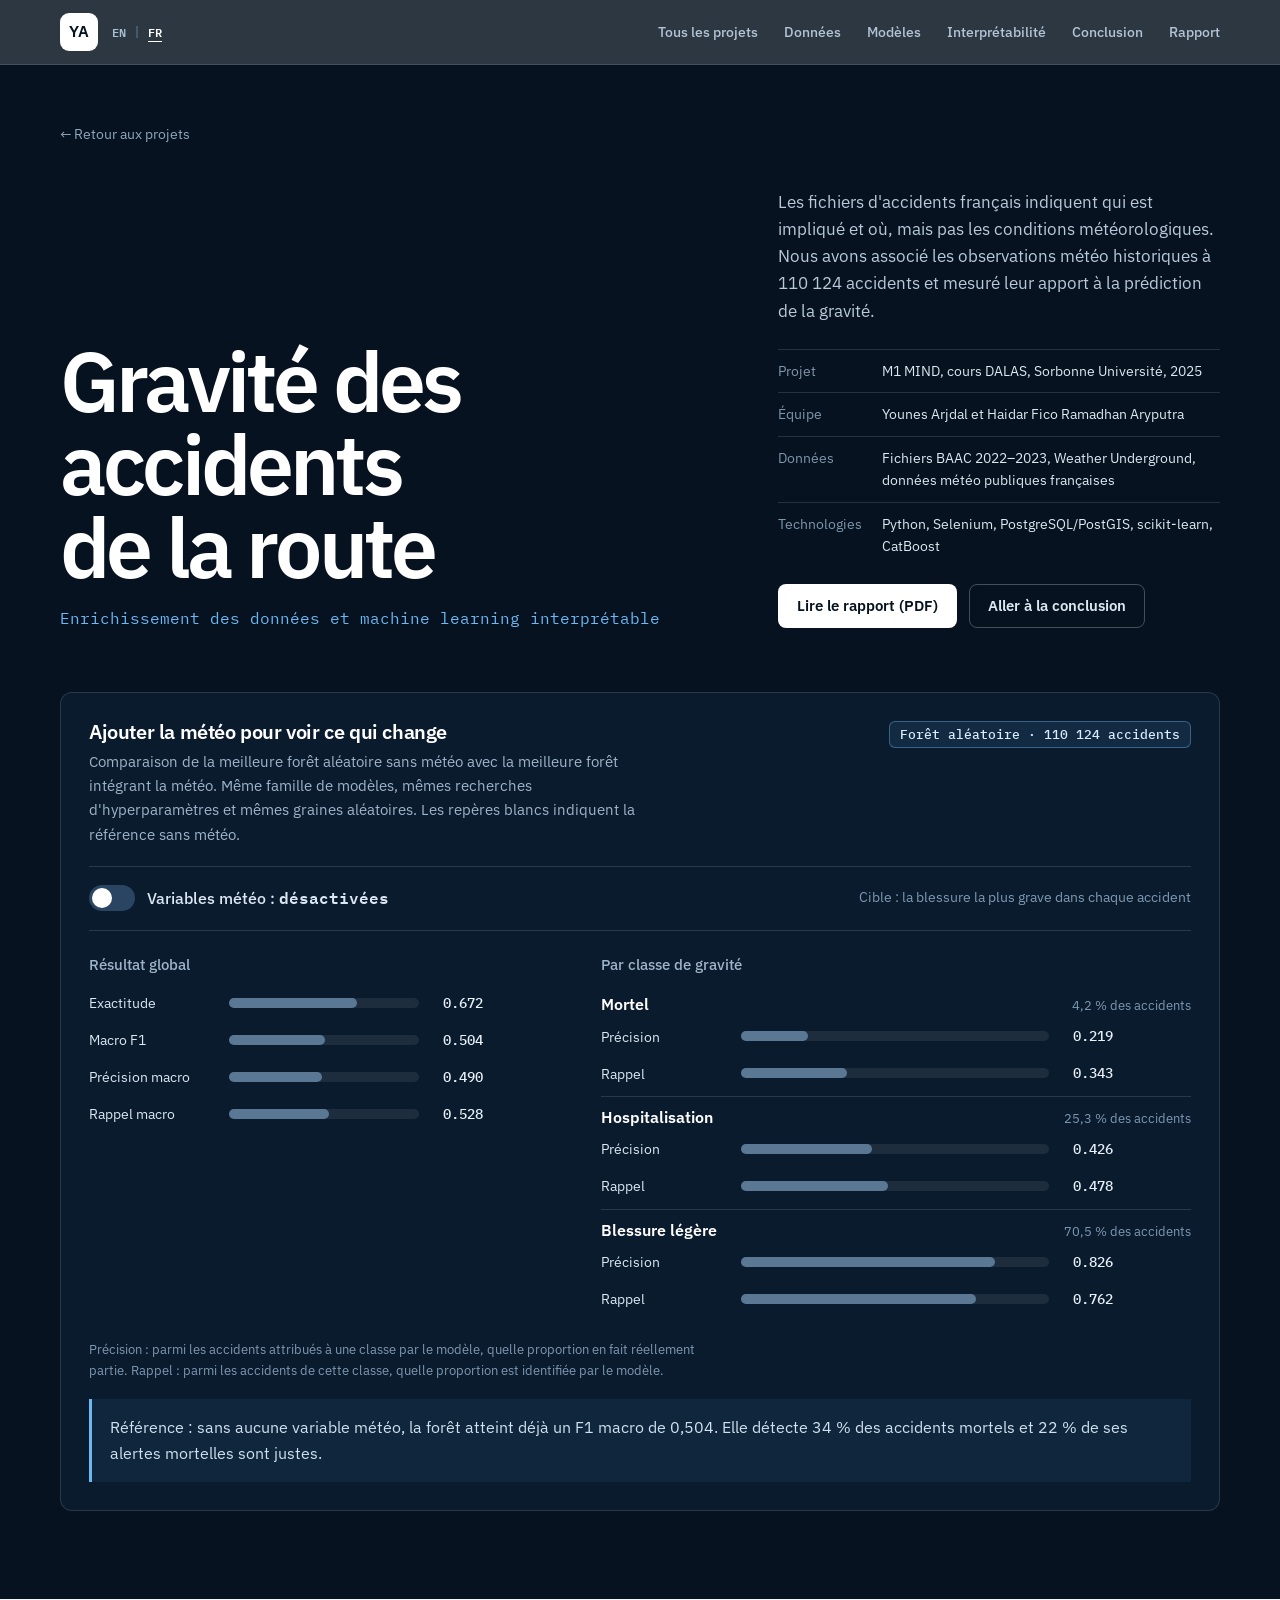
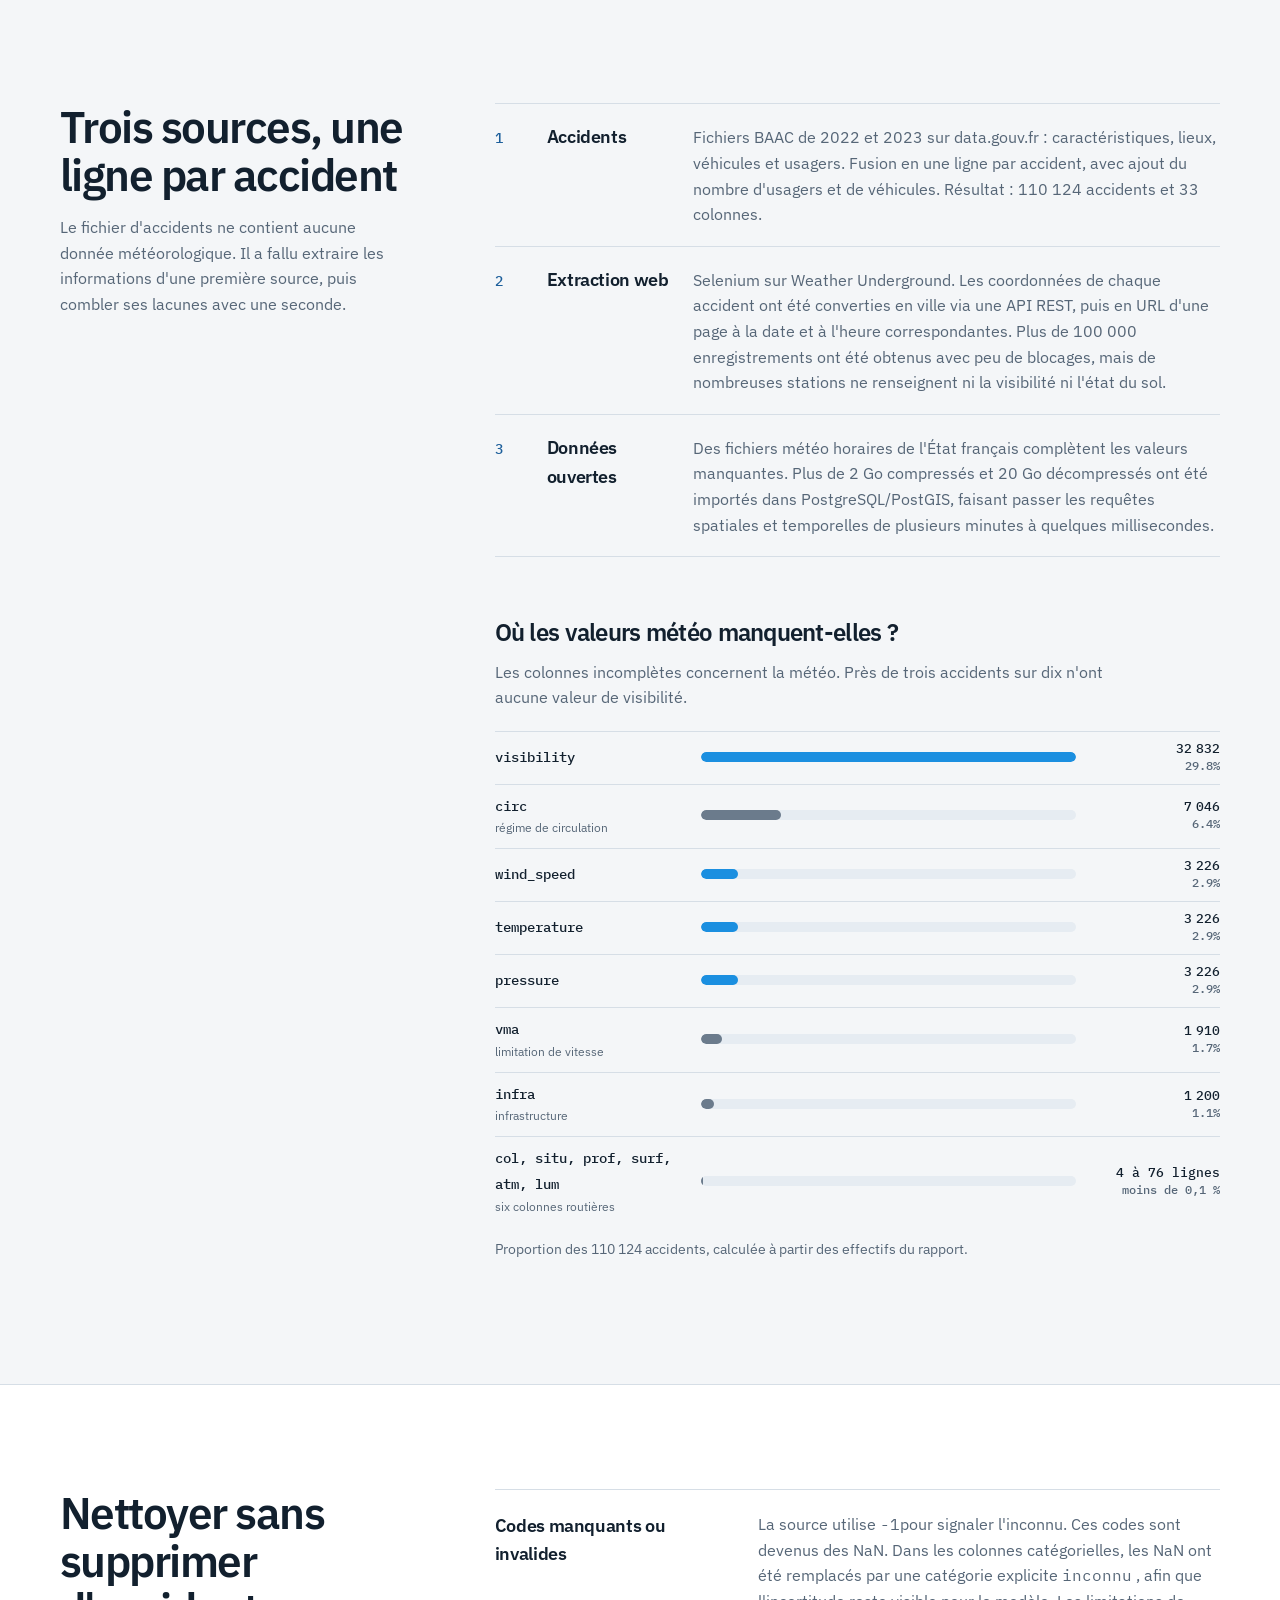
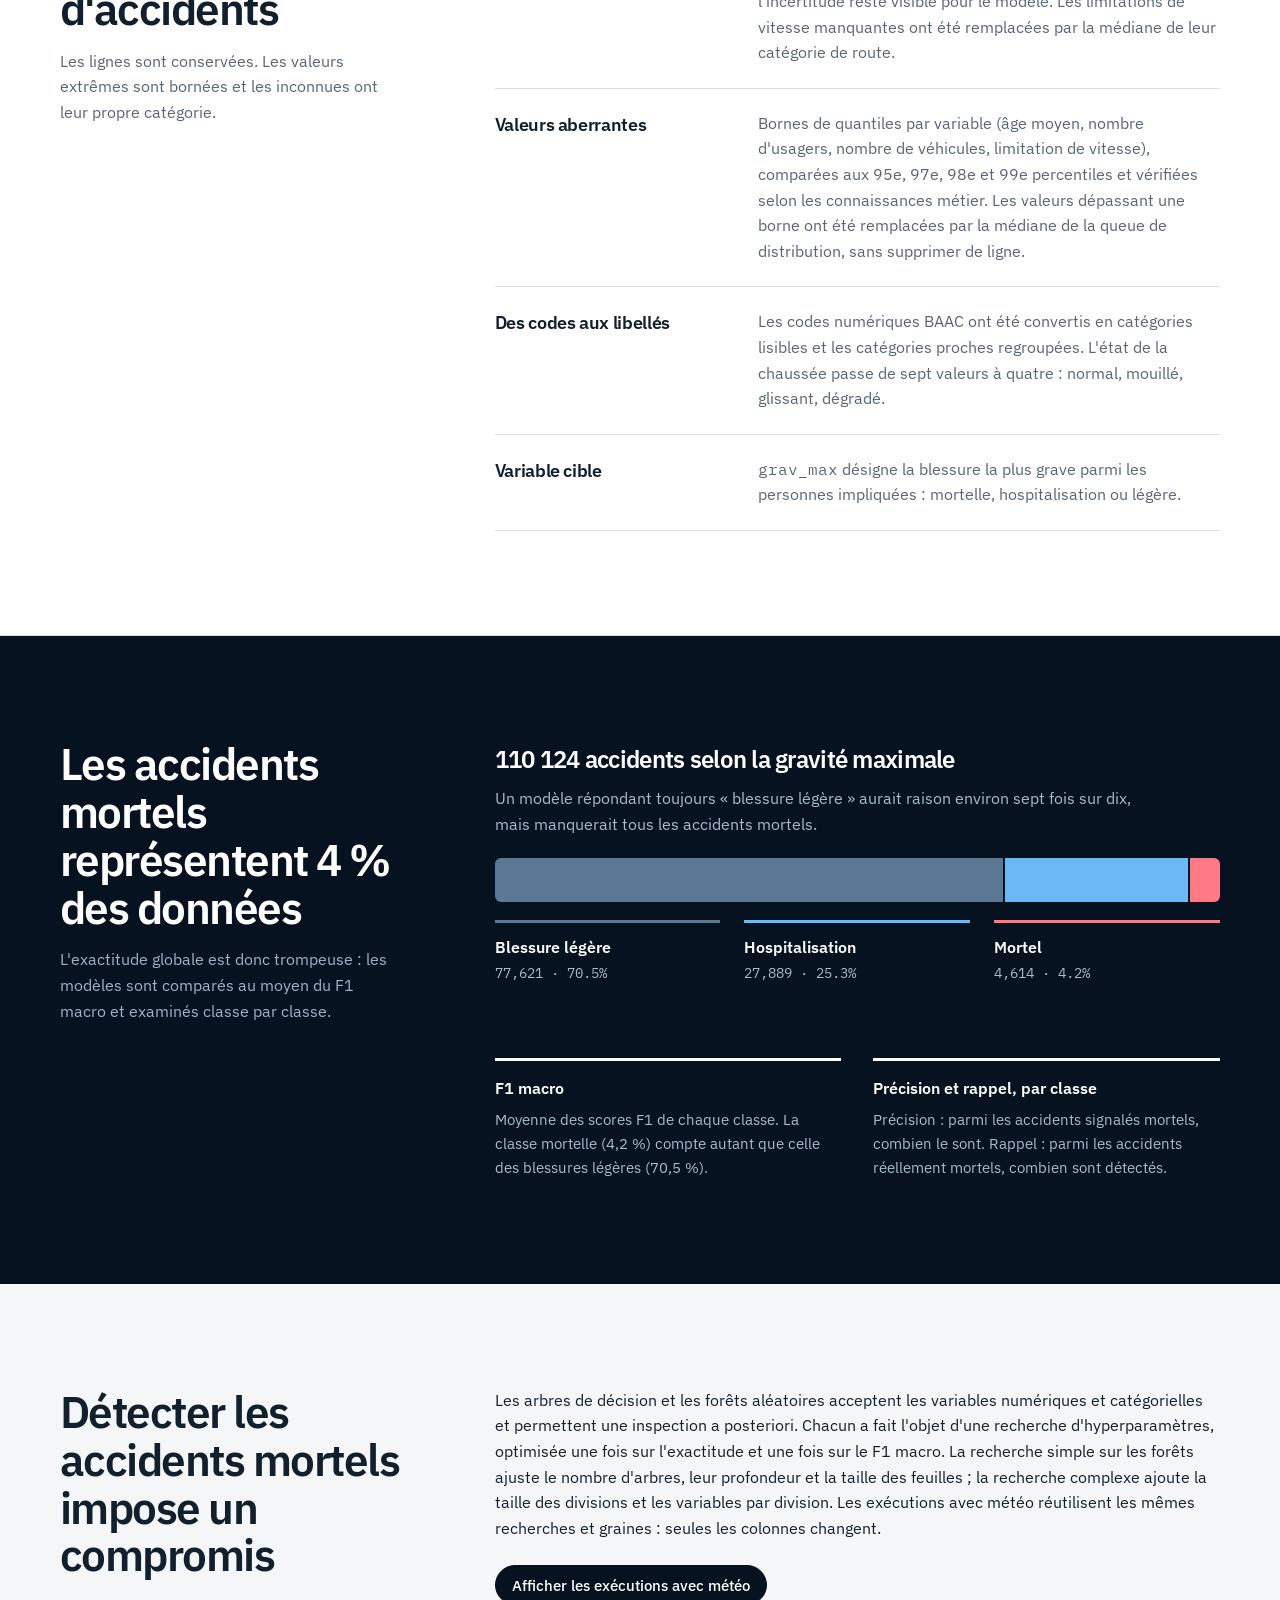
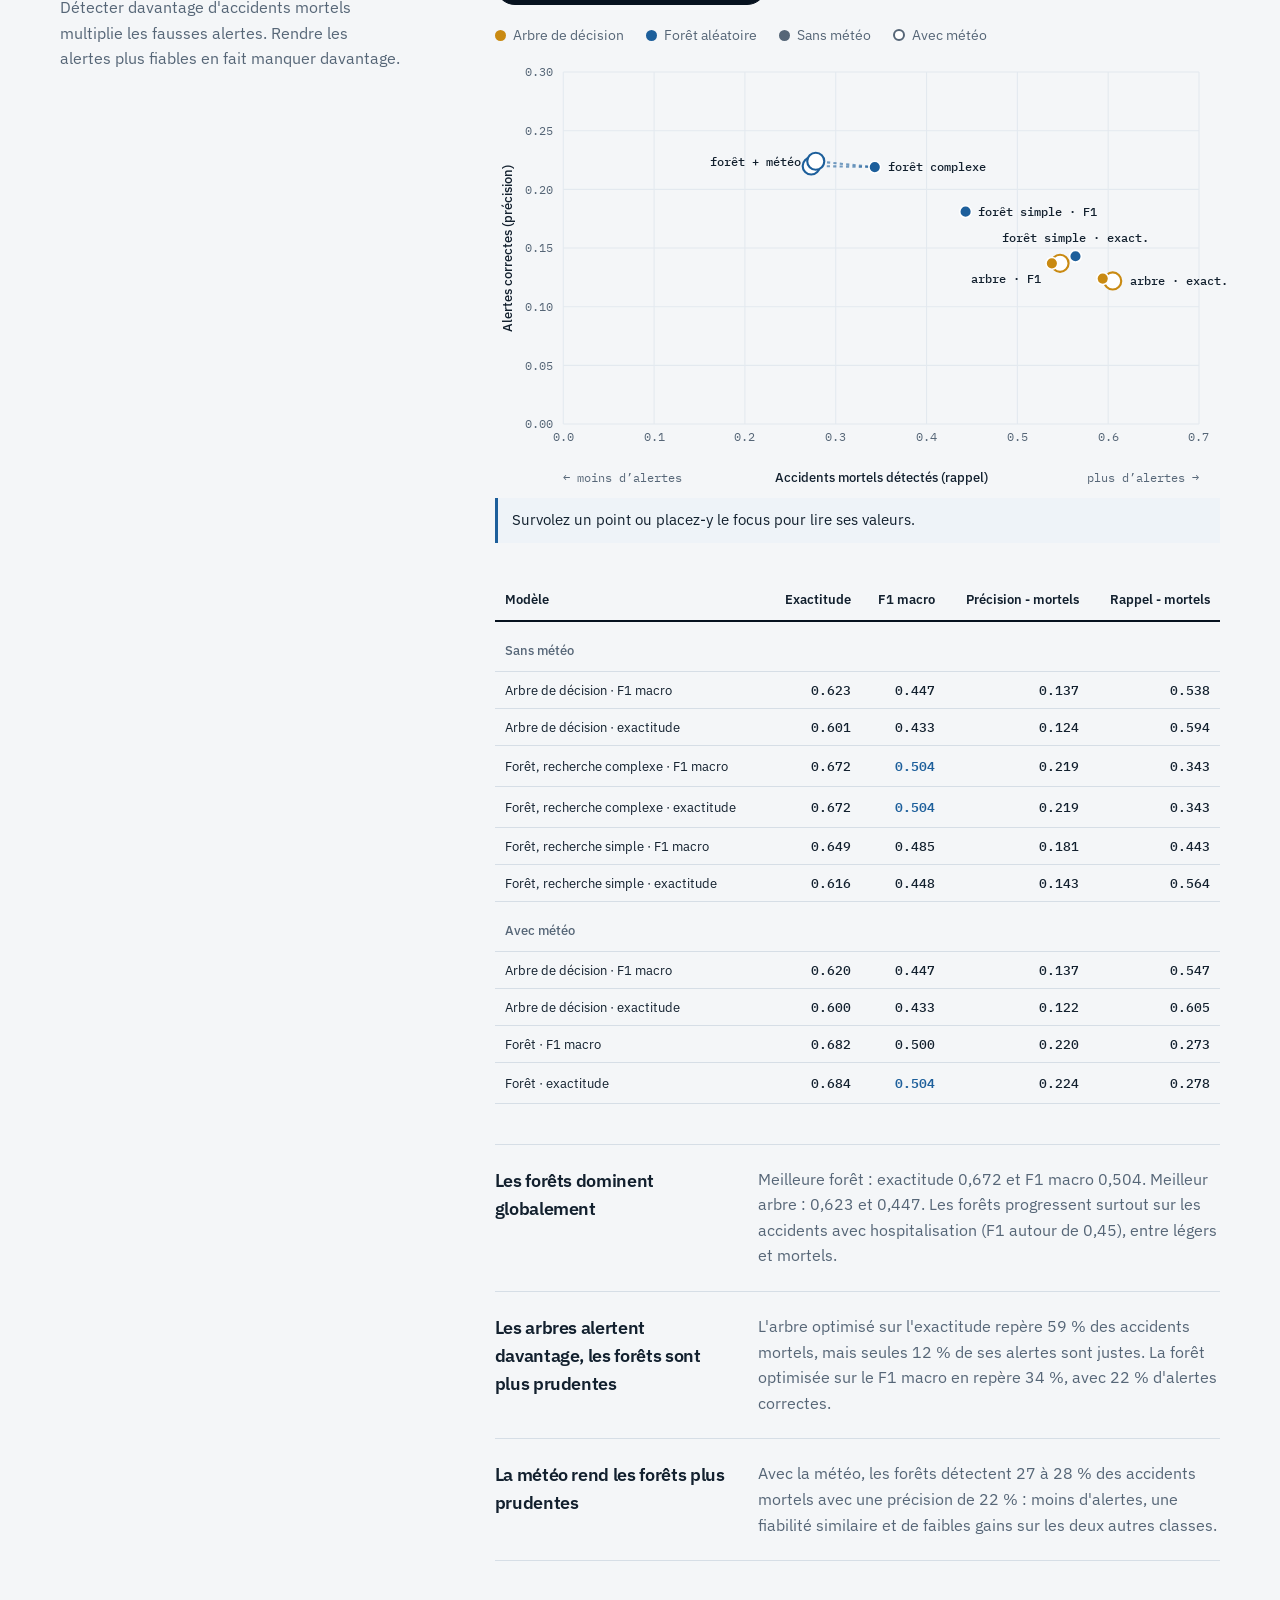
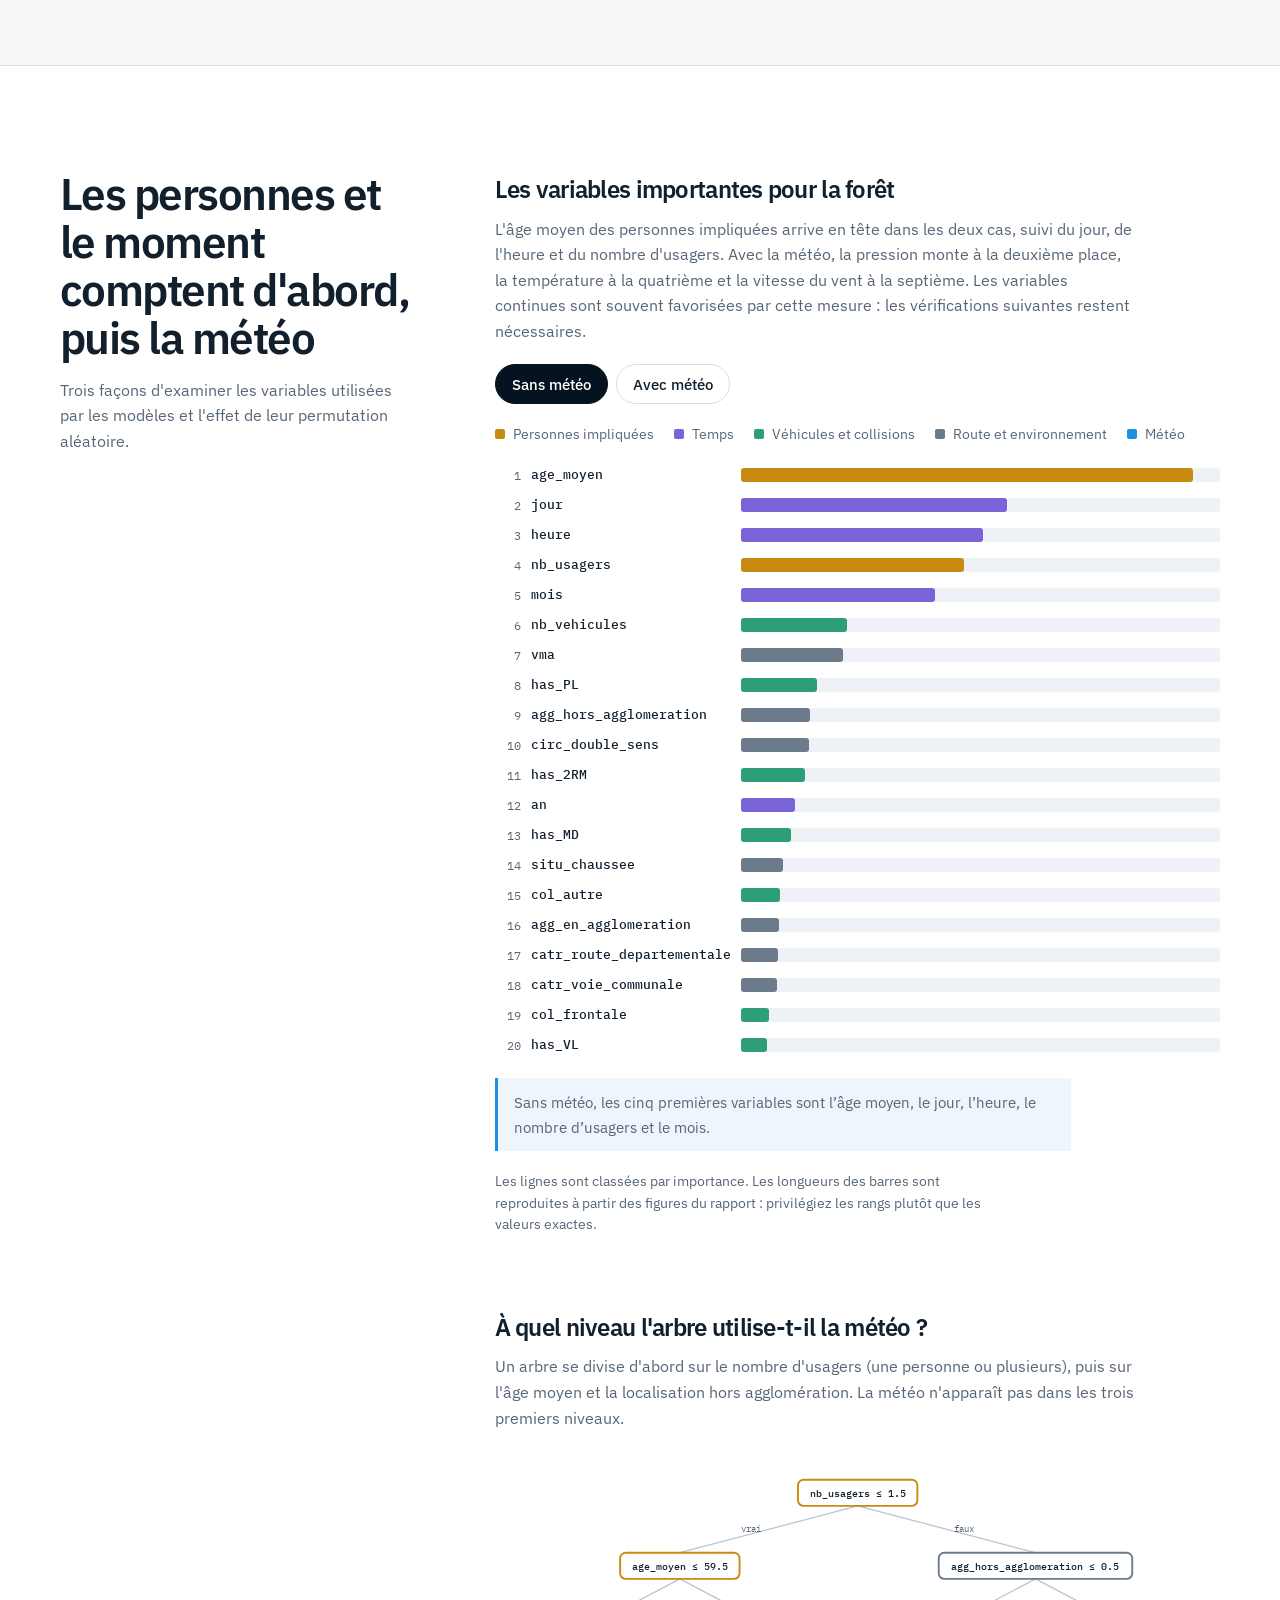
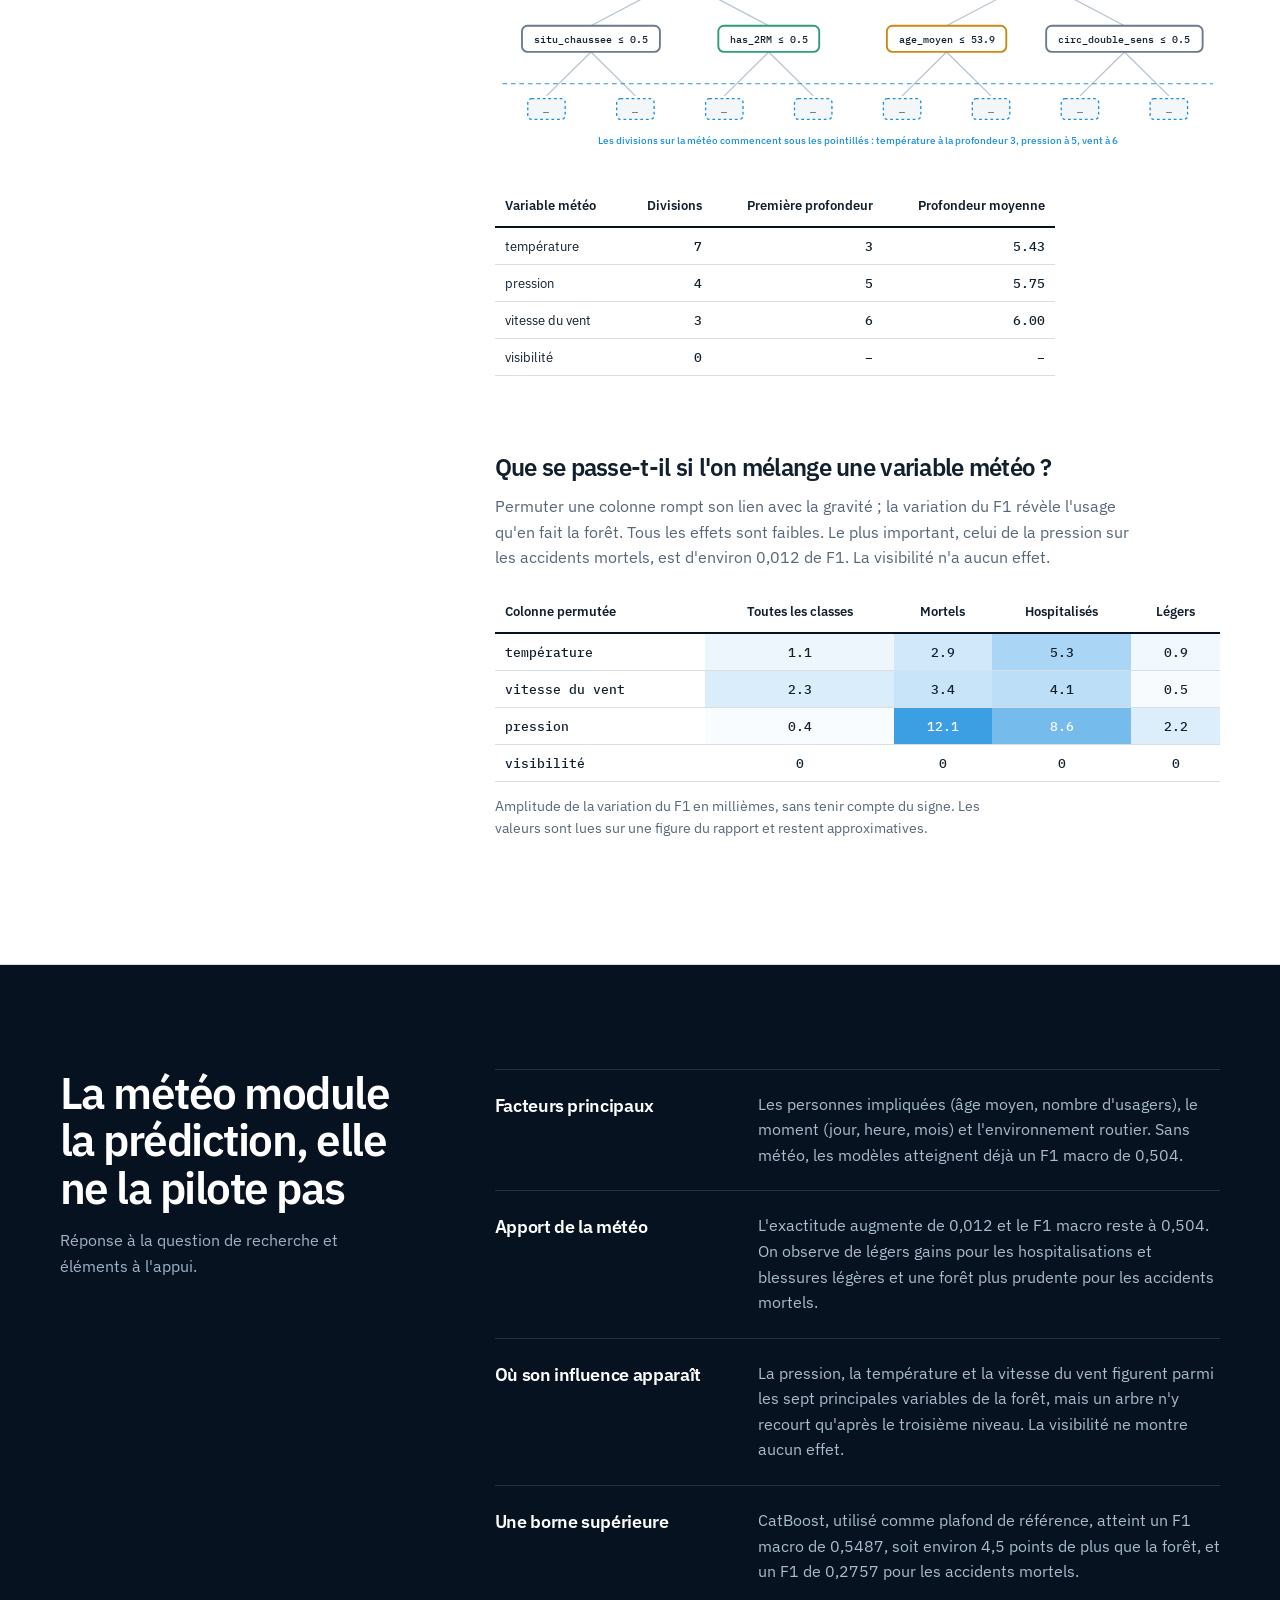
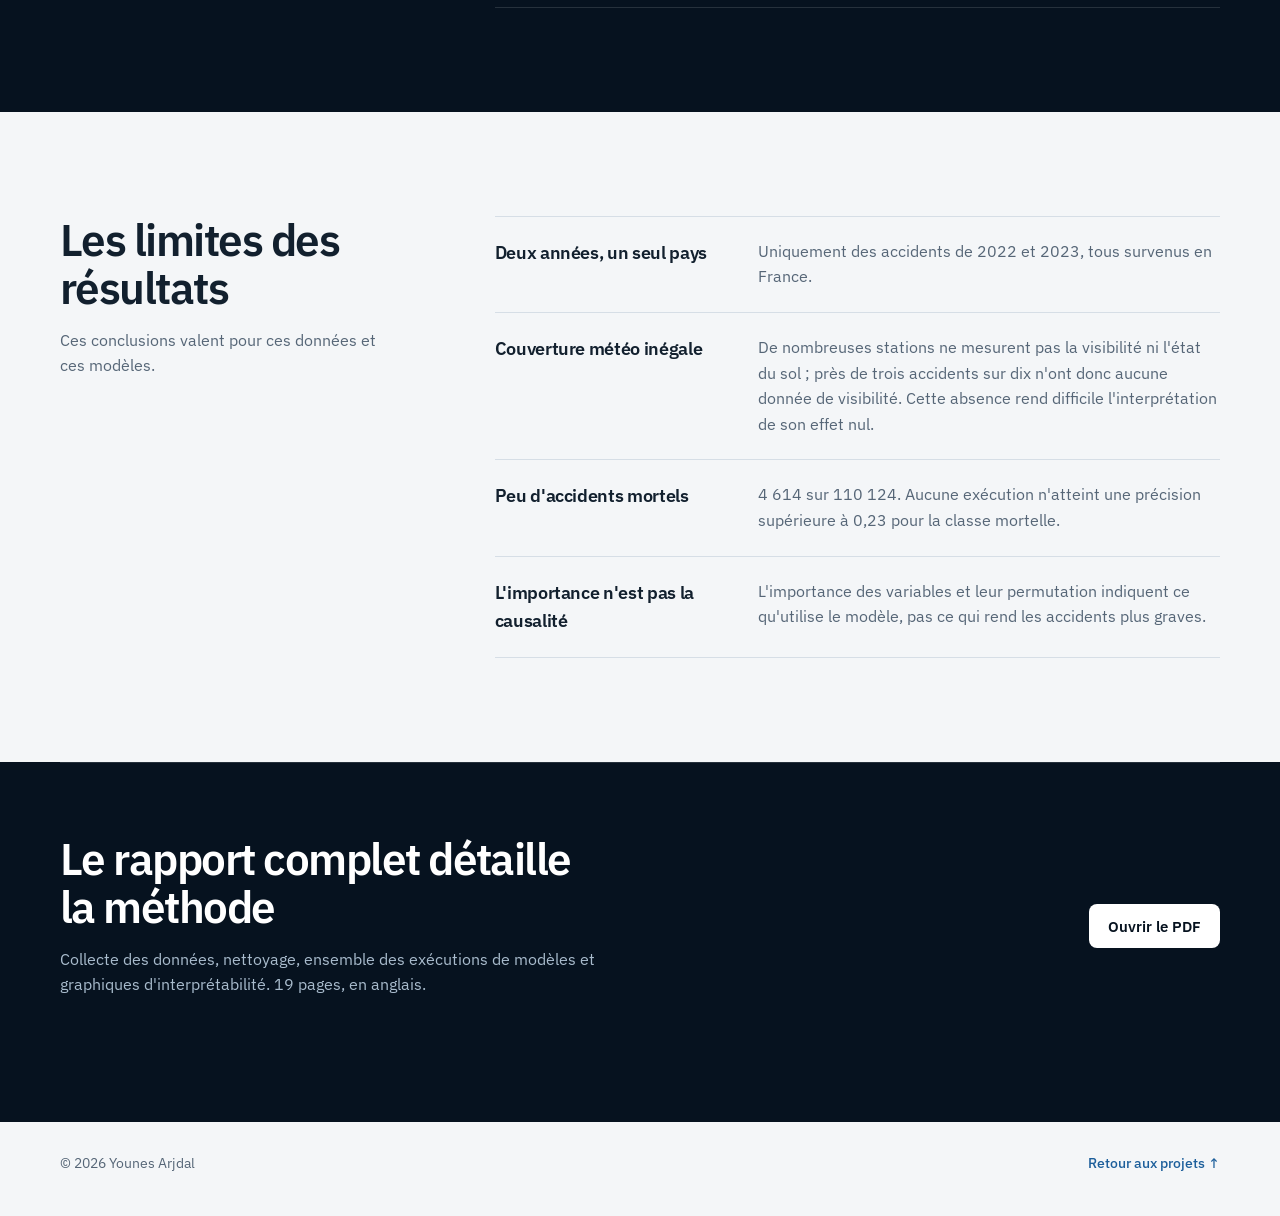
<file: fr/projects/road-accident-severity.html>
<!DOCTYPE html>

<html class="no-js" lang="fr">
<head>
<meta charset="utf-8"/>
<meta content="width=device-width, initial-scale=1.0" name="viewport"/>
<meta content="Enrichissement des données d’accidents français avec la météo historique et modèles interprétables pour mesurer l’apport météorologique à la prédiction de gravité." name="description"/>
<meta content="#06121f" name="theme-color"/>
<title>Gravité des accidents de la route - Younes Arjdal</title>
<link href="../../assets/favicon.svg" rel="icon" type="image/svg+xml"/>
<link href="https://fonts.googleapis.com" rel="preconnect"/>
<link crossorigin="" href="https://fonts.gstatic.com" rel="preconnect"/>
<link href="https://fonts.googleapis.com/css2?family=IBM+Plex+Mono:wght@400;500;600&amp;family=IBM+Plex+Sans:wght@400;500;600&amp;display=swap" rel="stylesheet"/>
<script>document.documentElement.classList.replace('no-js', 'js');</script>
<style>
    :root {
      --ink: #06121f;
      --ink-2: #0a1b2e;
      --paper: #f4f6f8;
      --text: #12202e;
      --muted: #566677;
      --line: #d6dee6;
      --dline: rgba(255, 255, 255, 0.13);
      --blue: #1d5f9b;
      --cy: #6bb8f5;
      --ok: #4fd69c;
      --bad: #ff7a84;
      --wx: #1b8fe0;
      --g-users: #c98a12;
      --g-time: #7a62d8;
      --g-veh: #2e9e78;
      --g-road: #6b7b8c;
      --mono: "IBM Plex Mono", ui-monospace, SFMono-Regular, Menlo, monospace;
      --sans: "IBM Plex Sans", system-ui, -apple-system, "Segoe UI", sans-serif;
      --r: 8px;
      --w: 1160px;
    }
    .g-users { --g: var(--g-users); } .g-time { --g: var(--g-time); } .g-veh { --g: var(--g-veh); }
    .g-road { --g: var(--g-road); } .g-wx { --g: var(--wx); }

    * { box-sizing: border-box; }
    html { scroll-behavior: smooth; scroll-padding-top: 80px; }
    body { margin: 0; color: var(--text); background: var(--paper); font-family: var(--sans); line-height: 1.6; -webkit-font-smoothing: antialiased; }
    a { color: inherit; }
    code { font-family: var(--mono); }
    .wrap { width: min(calc(100% - 40px), var(--w)); margin: 0 auto; }
    :focus-visible { outline: 3px solid rgba(107, 184, 245, 0.7); outline-offset: 3px; }
    .sr { position: absolute; width: 1px; height: 1px; overflow: hidden; clip: rect(0 0 0 0); white-space: nowrap; }

    /* ---------- Header ---------- */
    .top { position: sticky; top: 0; z-index: 50; background: rgba(6, 18, 31, 0.84); backdrop-filter: blur(14px); border-bottom: 1px solid var(--dline); }
    .top .wrap { display: flex; align-items: center; justify-content: space-between; min-height: 64px; }
    .brand { display: grid; place-items: center; width: 38px; height: 38px; border-radius: 9px; background: #fff; color: var(--ink); font-weight: 600; letter-spacing: -0.03em; text-decoration: none; }
    .top nav { display: flex; gap: 26px; }
    .top nav a { color: #b4c4d4; font-size: 0.9rem; font-weight: 500; text-decoration: none; }
    .top nav a:hover { color: #fff; }

    /* ---------- Buttons ---------- */
    .btn { display: inline-flex; align-items: center; justify-content: center; min-height: 44px; padding: 0 18px; border-radius: var(--r); border: 1px solid transparent; font: 600 0.92rem var(--sans); text-decoration: none; cursor: pointer; transition: background 0.15s, border-color 0.15s, transform 0.15s; }
    .btn:hover { transform: translateY(-1px); }
    .btn-light { background: #fff; color: var(--ink); }
    .btn-light:hover { background: #e6eef6; }
    .btn-ghost { background: transparent; color: #dbe7f2; border-color: rgba(255, 255, 255, 0.25); }
    .btn-ghost:hover { border-color: rgba(255, 255, 255, 0.6); }

    /* ---------- Hero ---------- */
    .hero { background: var(--ink); color: #fff; padding: 56px 0 88px; }
    .back { display: inline-block; margin-bottom: 44px; color: #8fa6bb; font-size: 0.9rem; text-decoration: none; }
    .back:hover { color: #fff; }
    .hero-head { display: grid; grid-template-columns: minmax(0, 1.2fr) minmax(0, 0.8fr); gap: 56px; align-items: end; }
    h1 { margin: 0; font-size: clamp(2.8rem, 6.6vw, 5.8rem); line-height: 0.98; letter-spacing: -0.045em; font-weight: 600; }
    .sub { margin: 20px 0 0; font: 400 1rem var(--mono); color: var(--cy); }
    .lede { margin: 0 0 24px; max-width: 52ch; color: #b9c9d9; font-size: 1.06rem; }
    .meta { display: grid; gap: 10px; margin: 0; font-size: 0.88rem; }
    .meta div { display: grid; grid-template-columns: 92px 1fr; gap: 12px; padding-top: 10px; border-top: 1px solid var(--dline); }
    .meta dt { color: #7f95aa; }
    .meta dd { margin: 0; color: #dbe7f2; }
    .hero-actions { display: flex; flex-wrap: wrap; gap: 12px; margin-top: 26px; }

    /* ---------- Weather demo ---------- */
    .demo { margin-top: 64px; padding: 28px; border: 1px solid var(--dline); border-radius: 12px; background: var(--ink-2); }
    .demo-intro { display: flex; flex-wrap: wrap; align-items: baseline; justify-content: space-between; gap: 8px 24px; margin-bottom: 20px; }
    .demo-intro h2 { margin: 0; font-size: 1.25rem; letter-spacing: -0.02em; font-weight: 600; }
    .demo-intro p { margin: 6px 0 0; max-width: 64ch; color: #9fb4c8; font-size: 0.95rem; }
    .chip { font: 500 0.82rem var(--mono); color: #d8edff; padding: 4px 10px; border: 1px solid rgba(107, 184, 245, 0.4); border-radius: 6px; background: rgba(107, 184, 245, 0.1); white-space: nowrap; }
    .demo-bar { display: flex; flex-wrap: wrap; align-items: center; justify-content: space-between; gap: 16px; padding: 18px 0; border-top: 1px solid var(--dline); border-bottom: 1px solid var(--dline); }
    .switch { display: inline-flex; align-items: center; gap: 12px; color: #dbe7f2; font-weight: 500; cursor: pointer; }
    .switch input { position: absolute; opacity: 0; pointer-events: none; }
    .knob { position: relative; width: 46px; height: 26px; border-radius: 99px; background: #2a4561; transition: background 0.2s; }
    .knob::after { content: ""; position: absolute; top: 3px; left: 3px; width: 20px; height: 20px; border-radius: 50%; background: #fff; transition: transform 0.2s; }
    .switch input:checked + .knob { background: var(--wx); }
    .switch input:checked + .knob::after { transform: translateX(20px); }
    .switch input:focus-visible + .knob { outline: 3px solid rgba(107, 184, 245, 0.7); outline-offset: 3px; }
    .switch b { font-family: var(--mono); font-weight: 600; }
    .demo-hint { color: #7f98b0; font-size: 0.85rem; }

    .wx-grid { display: grid; grid-template-columns: minmax(0, 1fr) minmax(0, 1.25fr); gap: 40px; }
    .wx-grid h3 { margin: 22px 0 8px; color: #9fb4c8; font-size: 0.92rem; font-weight: 500; letter-spacing: 0; }
    .mrow { display: grid; grid-template-columns: 128px minmax(0, 1fr) 52px 66px; gap: 12px; align-items: center; padding: 7px 0; }
    .mlabel { color: #dbe7f2; font-size: 0.9rem; }
    .mbar { position: relative; height: 10px; border-radius: 99px; background: rgba(255, 255, 255, 0.08); }
    .mbar .fill { position: absolute; inset: 0 auto 0 0; border-radius: inherit; background: #5a7894; transition: width 0.6s cubic-bezier(0.2, 0.8, 0.2, 1), background 0.3s; }
    .on-wx .mbar .fill { background: var(--cy); }
    .mbar .tick { position: absolute; top: -4px; bottom: -4px; width: 2px; margin-left: -1px; background: #fff; opacity: 0; transition: opacity 0.3s; }
    .on-wx .mbar .tick { opacity: 0.9; }
    .mval { font: 500 0.85rem var(--mono); text-align: right; color: #e8f1f8; }
    .mdelta { min-height: 1em; font: 500 0.78rem var(--mono); text-align: right; white-space: nowrap; }
    .mdelta.up { color: var(--ok); } .mdelta.down { color: var(--bad); } .mdelta.flat { color: #7f98b0; }
    .cblock { padding: 8px 0 4px; border-top: 1px solid var(--dline); }
    .cblock:first-of-type { border-top: 0; }
    .chead { display: flex; justify-content: space-between; align-items: baseline; }
    .chead b { font-weight: 600; }
    .chead span { color: #7f98b0; font-size: 0.8rem; }
    .fine { margin: 18px 0 0; color: #7f98b0; font-size: 0.82rem; max-width: 80ch; }
    .verdict { margin: 18px 0 0; padding: 16px 18px; border-left: 3px solid var(--cy); background: rgba(107, 184, 245, 0.07); color: #cfe0ef; }

    /* ---------- Sections ---------- */
    .sec { padding: 104px 0; }
    .sec.white { background: #fff; border-top: 1px solid var(--line); border-bottom: 1px solid var(--line); }
    .sec.dark { background: var(--ink); color: #fff; }
    .split { display: grid; grid-template-columns: minmax(0, 4fr) minmax(0, 8fr); gap: 72px; }
    .split > * { min-width: 0; }
    .split > header { align-self: start; position: sticky; top: 96px; }
    h2 { margin: 0 0 16px; font-size: clamp(1.9rem, 3.4vw, 2.8rem); line-height: 1.1; letter-spacing: -0.035em; font-weight: 600; }
    .split > header p { max-width: 34ch; margin: 0; color: var(--muted); }
    .dark .split > header p { color: #9fb4c8; }
    h3 { margin: 0; font-size: 1.15rem; letter-spacing: -0.02em; font-weight: 600; }
    p { margin-top: 0; }
    .block + .block { margin-top: 72px; }
    .block > h3 { margin-bottom: 8px; font-size: 1.5rem; letter-spacing: -0.03em; }
    .block > p { max-width: 64ch; margin-bottom: 20px; color: var(--muted); }
    .dark .block > p { color: #a9bccd; }
    .note { margin: 14px 0 0; color: var(--muted); font-size: 0.85rem; max-width: 72ch; }
    .dark .note { color: #8097ac; }

    /* Steps + rows */
    .steps { counter-reset: s; margin: 0 0 56px; padding: 0; list-style: none; border-top: 1px solid var(--line); }
    .steps li { display: grid; grid-template-columns: 36px 130px 1fr; gap: 16px; align-items: baseline; padding: 18px 0; border-bottom: 1px solid var(--line); }
    .steps li::before { counter-increment: s; content: counter(s); color: var(--blue); font: 500 0.9rem var(--mono); }
    .steps b { font-size: 1.15rem; letter-spacing: -0.02em; font-weight: 600; }
    .steps span { color: var(--muted); }
    .rows { margin: 0; padding: 0; list-style: none; border-top: 1px solid var(--line); }
    .rows > div, .rows > li { display: grid; grid-template-columns: minmax(0, 1fr) minmax(0, 2fr); gap: 32px; padding: 22px 0; border-bottom: 1px solid var(--line); }
    .rows dt { font-size: 1.1rem; font-weight: 600; letter-spacing: -0.02em; }
    .rows dd { margin: 0; color: var(--muted); }
    .dark .rows, .dark .rows > div { border-color: var(--dline); }
    .dark .rows dd { color: #a9bccd; }
    .dark .rows dt { color: #fff; }

    /* Missing values */
    .miss { display: grid; gap: 2px; }
    .mi { display: grid; grid-template-columns: 190px minmax(0, 1fr) 128px; gap: 16px; align-items: center; padding: 8px 0; border-top: 1px solid var(--line); }
    .mi code { font-size: 0.85rem; font-weight: 500; }
    .mi small { display: block; color: var(--muted); font-family: var(--sans); font-size: 0.78rem; }
    .mi .tr { height: 10px; border-radius: 99px; background: #e6ecf2; overflow: hidden; }
    .mi .bw { display: block; width: var(--w); height: 100%; border-radius: inherit; background: var(--g); transition: width 0.9s cubic-bezier(0.2, 0.8, 0.2, 1); }
    .js .grow:not(.on) .bw { width: 0; }
    .mi .v { text-align: right; font: 500 0.82rem var(--mono); }
    .mi .v small { display: inline; font-family: var(--mono); }

    /* Class proportion */
    .prop { display: flex; height: 44px; border-radius: 6px; overflow: hidden; gap: 2px; }
    .prop span { display: block; min-width: 4px; }
    .p-slight { background: #5a7894; } .p-hosp { background: var(--cy); } .p-fatal { background: var(--bad); }
    .plegend { display: grid; grid-template-columns: repeat(3, minmax(0, 1fr)); gap: 24px; margin-top: 18px; }
    .plegend div { padding-top: 12px; border-top: 3px solid var(--c); }
    .plegend b { display: block; font-weight: 600; }
    .plegend span { color: #a9bccd; font: 400 0.88rem var(--mono); }
    .defs { display: grid; grid-template-columns: 1fr 1fr; gap: 32px; }
    .defs div { padding-top: 14px; border-top: 3px solid #fff; }
    .defs h4 { margin: 0 0 6px; font-size: 1.02rem; font-weight: 600; }
    .defs p { margin: 0; color: #a9bccd; font-size: 0.95rem; }

    /* Tabs / toggles */
    .tabs { display: flex; flex-wrap: wrap; gap: 8px; margin-bottom: 20px; }
    .tab { min-height: 40px; padding: 0 16px; border: 1px solid var(--line); border-radius: 99px; background: #fff; color: var(--text); font: 500 0.92rem var(--sans); cursor: pointer; }
    .tab[aria-pressed="true"] { background: var(--ink); border-color: var(--ink); color: #fff; }

    /* Scatter */
    .legend-row { display: flex; flex-wrap: wrap; gap: 8px 22px; align-items: center; margin: 0 0 8px; color: var(--muted); font-size: 0.85rem; }
    .legend-row i { display: inline-block; width: 11px; height: 11px; margin-right: 7px; border-radius: 50%; vertical-align: -1px; }
    .legend-row .ring { background: #fff; border: 2px solid var(--muted); width: 12px; height: 12px; }
    .scatter svg { display: block; width: 100%; height: auto; overflow: visible; }
    .scatter .gl { stroke: #e3e9ef; stroke-width: 1; }
    .scatter .ax { fill: var(--muted); font: 400 11px var(--mono); }
    .scatter .at { fill: var(--text); font: 500 12px var(--sans); }
    .scatter .pl { fill: var(--text); font: 500 11px var(--mono); }
    .scatter .pt { cursor: pointer; outline: none; }
    .scatter .pt:focus-visible circle, .scatter .pt:hover circle { stroke-width: 3; }
    .scatter.wx-off .wxel { display: none; }
    .readout { min-height: 3em; margin: 6px 0 0; padding: 10px 14px; border-left: 3px solid var(--blue); background: #eef3f8; font-size: 0.92rem; }

    /* Runs table */
    .tw { overflow-x: auto; margin-top: 36px; }
    table.runs, table.perm, table.depth { width: 100%; border-collapse: collapse; font-size: 0.9rem; }
    .runs th, .perm th, .depth th { padding: 10px 10px; border-bottom: 2px solid var(--ink); font-size: 0.82rem; font-weight: 600; text-align: right; white-space: nowrap; }
    .runs th:first-child, .perm th:first-child, .depth th:first-child { text-align: left; }
    .runs td, .depth td { padding: 9px 10px; border-bottom: 1px solid var(--line); text-align: right; font: 500 0.84rem var(--mono); }
    .runs td:first-child, .depth td:first-child { text-align: left; font-family: var(--sans); font-weight: 400; }
    .runs td.best { font-weight: 600; color: var(--blue); }
    .runs tr.grp th { padding-top: 18px; border-bottom: 1px solid var(--line); color: var(--muted); font-weight: 500; text-align: left; }

    /* Importance */
    .imp-legend { display: flex; flex-wrap: wrap; gap: 6px 20px; margin: 18px 0 14px; color: var(--muted); font-size: 0.85rem; }
    .imp-legend span::before { content: ""; display: inline-block; width: 10px; height: 10px; margin-right: 8px; border-radius: 2px; background: var(--g); }
    .imp { --rh: 30px; position: relative; height: calc(20 * var(--rh)); }
    .irow { position: absolute; top: 0; left: 0; right: 0; height: var(--rh); display: grid; grid-template-columns: 26px 200px minmax(0, 1fr); gap: 10px; align-items: center; transition: transform 0.7s cubic-bezier(0.2, 0.8, 0.2, 1), opacity 0.4s; }
    .irow.gone { opacity: 0; pointer-events: none; }
    .irank { color: var(--muted); font: 400 0.76rem var(--mono); text-align: right; }
    .iname { overflow: hidden; text-overflow: ellipsis; white-space: nowrap; font-size: 0.8rem; font-weight: 500; }
    .irow.g-wx .iname { color: var(--wx); font-weight: 600; }
    .itrack { height: 14px; border-radius: 3px; background: #eef2f6; }
    .ifill { display: block; height: 100%; border-radius: 3px; background: var(--g); transition: width 0.7s cubic-bezier(0.2, 0.8, 0.2, 1); }
    .imp-note { margin: 18px 0 0; padding: 12px 16px; border-left: 3px solid var(--wx); background: #eef5fc; font-size: 0.95rem; max-width: 72ch; }

    /* Tree */
    .tree { overflow-x: auto; margin: 22px 0 18px; padding: 8px 0; }
    .tree svg { display: block; min-width: 700px; width: 100%; height: auto; }
    .tree .n { fill: #fff; stroke: var(--g); stroke-width: 2; }
    .tree text { fill: var(--text); font: 500 11px var(--mono); }
    .tree .e { stroke: #b7c4d1; stroke-width: 1.4; fill: none; }
    .tree .el { fill: var(--muted); font: 400 10px var(--mono); }
    .tree .leaf { fill: #f4f7fa; stroke: var(--wx); stroke-width: 1.4; stroke-dasharray: 3 3; }
    .tree .cut { stroke: var(--wx); stroke-width: 1; stroke-dasharray: 5 4; }
    .tree .cap { fill: var(--wx); font: 500 11px var(--sans); }
    table.depth { max-width: 560px; }

    /* Permutation */
    table.perm td { padding: 0; border-bottom: 1px solid var(--line); }
    table.perm td.f { padding: 9px 10px; font: 500 0.84rem var(--mono); }
    table.perm td.c span { display: block; padding: 9px 0; text-align: center; font: 500 0.84rem var(--mono); background: rgba(27, 143, 224, calc(var(--v) * 0.85)); color: var(--text); }
    table.perm td.c.hi span { color: #fff; }
    table.perm th:not(:first-child) { text-align: center; }

    /* Report */
    .report { display: flex; flex-wrap: wrap; align-items: center; justify-content: space-between; gap: 32px; padding-top: 72px; border-top: 1px solid var(--dline); }
    .report h2 { max-width: 20ch; color: #fff; }
    .report p { max-width: 56ch; margin: 0 0 20px; color: #a9bccd; }
    footer.foot { padding: 30px 0 42px; color: var(--muted); font-size: 0.88rem; }
    footer.foot .wrap { display: flex; justify-content: space-between; gap: 20px; flex-wrap: wrap; }
    footer.foot a { text-decoration: none; font-weight: 500; color: var(--blue); }

    /* ---------- Responsive ---------- */
    @media (max-width: 980px) {
      .hero-head { grid-template-columns: 1fr; gap: 36px; }
      .split { grid-template-columns: minmax(0, 1fr); gap: 32px; }
      .split > header { position: static; }
      .rows > div, .rows > li { grid-template-columns: 1fr; gap: 8px; }
      .wx-grid { grid-template-columns: 1fr; gap: 0; }
      .defs { grid-template-columns: 1fr; }
    }
    @media (max-width: 720px) {
      .top nav a:not(:first-child) { display: none; }
      .sec { padding: 72px 0; }
      .demo { padding: 20px 16px; }
      .mrow { grid-template-columns: 92px minmax(0, 1fr) 44px 58px; gap: 8px; }
      .steps li { grid-template-columns: 28px 1fr; }
      .steps li span { grid-column: 2; }
      .mi { grid-template-columns: 1fr 100px; gap: 6px 12px; }
      .mi .tr { grid-column: 1 / -1; grid-row: 2; }
      .plegend { grid-template-columns: 1fr; gap: 14px; }
      .irow { grid-template-columns: 22px 150px minmax(0, 1fr); gap: 8px; }
      .iname { font-size: 0.72rem; }
    }
    @media (prefers-reduced-motion: reduce) {
      html { scroll-behavior: auto; }
      *, *::before, *::after { transition-duration: 0.01ms !important; }
    }
  
/* Language switch : EN | FR, adjacent to YA */
.identity-row{display:flex;align-items:center;gap:12px;flex-shrink:0}
.top .identity-row .lang-switch{position:static!important;top:auto;left:auto;right:auto;display:inline-flex!important;align-items:center;flex-direction:row!important;gap:7px!important;padding:0;background:none;border:0;white-space:nowrap}
.top .identity-row .lang-switch a{display:inline-flex!important;align-items:center;font:600 .76rem var(--mono);text-decoration:none;color:#a9bfd2;padding:7px 2px;border:0}
.top .identity-row .lang-switch a[aria-current="page"]{color:#fff;text-decoration:underline;text-underline-offset:4px}
.top .identity-row .lang-switch a:hover{color:#fff}
.lang-switch .lang-divider{color:#67839d;font-size:.8rem}
@media(max-width:420px){.identity-row{gap:8px}.top .identity-row .lang-switch{gap:4px!important}}
</style>
<link href="https://younesmrc.github.io/projects/road-accident-severity.html" hreflang="en" rel="alternate"/><link href="https://younesmrc.github.io/fr/projects/road-accident-severity.html" hreflang="fr" rel="alternate"/><link href="https://younesmrc.github.io/projects/road-accident-severity.html" hreflang="x-default" rel="alternate"/></head>
<body>
<header class="top">
<div class="wrap">
<div class="identity-row"><a aria-label="Aller à l’accueil" class="brand" href="../index.html#home">YA</a><nav aria-label="Choisir la langue" class="lang-switch"><a href="../../projects/road-accident-severity.html" lang="en">EN</a><span aria-hidden="true" class="lang-divider">|</span><a aria-current="page" href="#" lang="fr">FR</a></nav></div>
<nav aria-label="Navigation du projet">
<a href="../index.html#projects">Tous les projets</a>
<a href="#data">Données</a>
<a href="#models">Modèles</a>
<a href="#interpretability">Interprétabilité</a>
<a href="#conclusion">Conclusion</a>
<a href="#report">Rapport</a>
</nav>
</div>
</header>
<main>
<!-- ================= HERO + WEATHER DEMO ================= -->
<section class="hero" id="top">
<div class="wrap">
<a class="back" href="../index.html#projects">← Retour aux projets</a>
<div class="hero-head">
<div>
<h1>Gravité des accidents<br/>de la route</h1>
<p class="sub">Enrichissement des données et machine learning interprétable</p>
</div>
<div>
<p class="lede">
              Les fichiers d'accidents français indiquent qui est impliqué et où, mais pas les conditions météorologiques. Nous avons associé les observations météo historiques à 110 124 accidents et mesuré leur apport à la prédiction de la gravité.
            </p>
<dl class="meta">
<div><dt>Projet</dt><dd>M1 MIND, cours DALAS, Sorbonne Université, 2025</dd></div>
<div><dt>Équipe</dt><dd>Younes Arjdal et Haidar Fico Ramadhan Aryputra</dd></div>
<div><dt>Données</dt><dd>Fichiers BAAC 2022–2023, Weather Underground, données météo publiques françaises</dd></div>
<div><dt>Technologies</dt><dd>Python, Selenium, PostgreSQL/PostGIS, scikit-learn, CatBoost</dd></div>
</dl>
<div class="hero-actions">
<a class="btn btn-light" href="../../assets/projects/road-accident-severity/report.pdf" rel="noreferrer" target="_blank">Lire le rapport (PDF)</a>
<a class="btn btn-ghost" href="#conclusion">Aller à la conclusion</a>
</div>
</div>
</div>
<div class="demo" id="wx-demo">
<div class="demo-intro">
<div>
<h2>Ajouter la météo pour voir ce qui change</h2>
<p>Comparaison de la meilleure forêt aléatoire sans météo avec la meilleure forêt intégrant la météo. Même famille de modèles, mêmes recherches d'hyperparamètres et mêmes graines aléatoires. Les repères blancs indiquent la référence sans météo.</p>
</div>
<code class="chip">Forêt aléatoire · 110 124 accidents</code>
</div>
<div class="demo-bar">
<label class="switch">
<input id="wx-toggle" role="switch" type="checkbox"/>
<span class="knob"></span>
<span>Variables météo : <b id="wx-state">désactivées</b></span>
</label>
<span class="demo-hint">Cible : la blessure la plus grave dans chaque accident</span>
</div>
<div class="wx-grid">
<div><h3>Résultat global</h3><div id="wx-overall"></div></div>
<div><h3>Par classe de gravité</h3><div id="wx-classes"></div></div>
</div>
<noscript><p class="fine">Activez JavaScript pour utiliser cette comparaison. Les mêmes résultats figurent dans le tableau de la section Modèles.</p></noscript>
<p class="fine">Précision : parmi les accidents attribués à une classe par le modèle, quelle proportion en fait réellement partie. Rappel : parmi les accidents de cette classe, quelle proportion est identifiée par le modèle.</p>
<p aria-live="polite" class="verdict" id="wx-verdict"></p>
</div>
</div>
</section>
<!-- ================= DATA ================= -->
<section class="sec" id="data">
<div class="wrap split">
<header>
<h2>Trois sources, une ligne par accident</h2>
<p>Le fichier d'accidents ne contient aucune donnée météorologique. Il a fallu extraire les informations d'une première source, puis combler ses lacunes avec une seconde.</p>
</header>
<div>
<ol class="steps">
<li><b>Accidents</b><span>Fichiers BAAC de 2022 et 2023 sur data.gouv.fr : caractéristiques, lieux, véhicules et usagers. Fusion en une ligne par accident, avec ajout du nombre d'usagers et de véhicules. Résultat : 110 124 accidents et 33 colonnes.</span></li>
<li><b>Extraction web</b><span>Selenium sur Weather Underground. Les coordonnées de chaque accident ont été converties en ville via une API REST, puis en URL d'une page à la date et à l'heure correspondantes. Plus de 100 000 enregistrements ont été obtenus avec peu de blocages, mais de nombreuses stations ne renseignent ni la visibilité ni l'état du sol.</span></li>
<li><b>Données ouvertes</b><span>Des fichiers météo horaires de l'État français complètent les valeurs manquantes. Plus de 2 Go compressés et 20 Go décompressés ont été importés dans PostgreSQL/PostGIS, faisant passer les requêtes spatiales et temporelles de plusieurs minutes à quelques millisecondes.</span></li>
</ol>
<div class="block">
<h3>Où les valeurs météo manquent-elles ?</h3>
<p>Les colonnes incomplètes concernent la météo. Près de trois accidents sur dix n'ont aucune valeur de visibilité.</p>
<div class="miss grow" id="miss"></div>
<p class="note">Proportion des 110 124 accidents, calculée à partir des effectifs du rapport.</p>
</div>
</div>
</div>
</section>
<!-- ================= PREPARATION ================= -->
<section class="sec white" id="prep">
<div class="wrap split">
<header>
<h2>Nettoyer sans supprimer d'accidents</h2>
<p>Les lignes sont conservées. Les valeurs extrêmes sont bornées et les inconnues ont leur propre catégorie.</p>
</header>
<dl class="rows">
<div>
<dt>Codes manquants ou invalides</dt>
<dd>La source utilise <code>-1</code>pour signaler l'inconnu. Ces codes sont devenus des NaN. Dans les colonnes catégorielles, les NaN ont été remplacés par une catégorie explicite <code>inconnu</code> , afin que l'incertitude reste visible pour le modèle. Les limitations de vitesse manquantes ont été remplacées par la médiane de leur catégorie de route.</dd>
</div>
<div>
<dt>Valeurs aberrantes</dt>
<dd>Bornes de quantiles par variable (âge moyen, nombre d'usagers, nombre de véhicules, limitation de vitesse), comparées aux 95e, 97e, 98e et 99e percentiles et vérifiées selon les connaissances métier. Les valeurs dépassant une borne ont été remplacées par la médiane de la queue de distribution, sans supprimer de ligne.</dd>
</div>
<div>
<dt>Des codes aux libellés</dt>
<dd>Les codes numériques BAAC ont été convertis en catégories lisibles et les catégories proches regroupées. L'état de la chaussée passe de sept valeurs à quatre : normal, mouillé, glissant, dégradé.</dd>
</div>
<div>
<dt>Variable cible</dt>
<dd><code>grav_max</code> désigne la blessure la plus grave parmi les personnes impliquées : mortelle, hospitalisation ou légère.</dd>
</div>
</dl>
</div>
</section>
<!-- ================= TARGET ================= -->
<section class="sec dark" id="target">
<div class="wrap split">
<header>
<h2>Les accidents mortels représentent 4 % des données</h2>
<p>L'exactitude globale est donc trompeuse : les modèles sont comparés au moyen du F1 macro et examinés classe par classe.</p>
</header>
<div>
<div class="block">
<h3>110 124 accidents selon la gravité maximale</h3>
<p>Un modèle répondant toujours « blessure légère » aurait raison environ sept fois sur dix, mais manquerait tous les accidents mortels.</p>
<div aria-label="77 621 accidents légers, 27 889 avec hospitalisation et 4 614 mortels" class="prop" role="img">
<span class="p-slight" style="flex: 77621"></span>
<span class="p-hosp" style="flex: 27889"></span>
<span class="p-fatal" style="flex: 4614"></span>
</div>
<div class="plegend">
<div style="--c: #5a7894"><b>Blessure légère</b><span>77,621 · 70.5%</span></div>
<div style="--c: var(--cy)"><b>Hospitalisation</b><span>27,889 · 25.3%</span></div>
<div style="--c: var(--bad)"><b>Mortel</b><span>4,614 · 4.2%</span></div>
</div>
</div>
<div class="block">
<div class="defs">
<div>
<h4>F1 macro</h4>
<p>Moyenne des scores F1 de chaque classe. La classe mortelle (4,2 %) compte autant que celle des blessures légères (70,5 %).</p>
</div>
<div>
<h4>Précision et rappel, par classe</h4>
<p>Précision : parmi les accidents signalés mortels, combien le sont. Rappel : parmi les accidents réellement mortels, combien sont détectés.</p>
</div>
</div>
</div>
</div>
</div>
</section>
<!-- ================= MODELS ================= -->
<section class="sec" id="models">
<div class="wrap split">
<header>
<h2>Détecter les accidents mortels impose un compromis</h2>
<p>Détecter davantage d'accidents mortels multiplie les fausses alertes. Rendre les alertes plus fiables en fait manquer davantage.</p>
</header>
<div>
<p class="note" style="margin: 0 0 24px; font-size: 1rem; color: var(--text)">
            Les arbres de décision et les forêts aléatoires acceptent les variables numériques et catégorielles et permettent une inspection a posteriori. Chacun a fait l'objet d'une recherche d'hyperparamètres, optimisée une fois sur l'exactitude et une fois sur le F1 macro. La recherche simple sur les forêts ajuste le nombre d'arbres, leur profondeur et la taille des feuilles ; la recherche complexe ajoute la taille des divisions et les variables par division. Les exécutions avec météo réutilisent les mêmes recherches et graines : seules les colonnes changent.
          </p>
<div class="tabs">
<button aria-pressed="true" class="tab" id="sc-wx" type="button">Afficher les exécutions avec météo</button>
</div>
<div aria-hidden="true" class="legend-row">
<span><i style="background: var(--g-users)"></i>Arbre de décision</span>
<span><i style="background: var(--blue)"></i>Forêt aléatoire</span>
<span><i style="background: var(--muted)"></i>Sans météo</span>
<span><i class="ring"></i>Avec météo</span>
</div>
<div class="scatter" id="scatter"></div>
<p aria-live="polite" class="readout" id="sc-readout">Survolez un point ou placez-y le focus pour lire ses valeurs.</p>
<div class="tw">
<table class="runs">
<thead><tr><th scope="col">Modèle</th><th scope="col">Exactitude</th><th scope="col">F1 macro</th><th scope="col">Précision - mortels</th><th scope="col">Rappel - mortels</th></tr></thead>
<tbody id="runs-body"></tbody>
</table>
</div>
<dl class="rows" style="margin-top: 40px">
<div>
<dt>Les forêts dominent globalement</dt>
<dd>Meilleure forêt : exactitude 0,672 et F1 macro 0,504. Meilleur arbre : 0,623 et 0,447. Les forêts progressent surtout sur les accidents avec hospitalisation (F1 autour de 0,45), entre légers et mortels.</dd>
</div>
<div>
<dt>Les arbres alertent davantage, les forêts sont plus prudentes</dt>
<dd>L'arbre optimisé sur l'exactitude repère 59 % des accidents mortels, mais seules 12 % de ses alertes sont justes. La forêt optimisée sur le F1 macro en repère 34 %, avec 22 % d'alertes correctes.</dd>
</div>
<div>
<dt>La météo rend les forêts plus prudentes</dt>
<dd>Avec la météo, les forêts détectent 27 à 28 % des accidents mortels avec une précision de 22 % : moins d'alertes, une fiabilité similaire et de faibles gains sur les deux autres classes.</dd>
</div>
</dl>
</div>
</div>
</section>
<!-- ================= INTERPRETABILITY ================= -->
<section class="sec white" id="interpretability">
<div class="wrap split">
<header>
<h2>Les personnes et le moment comptent d'abord, puis la météo</h2>
<p>Trois façons d'examiner les variables utilisées par les modèles et l'effet de leur permutation aléatoire.</p>
</header>
<div>
<div class="block">
<h3>Les variables importantes pour la forêt</h3>
<p>L'âge moyen des personnes impliquées arrive en tête dans les deux cas, suivi du jour, de l'heure et du nombre d'usagers. Avec la météo, la pression monte à la deuxième place, la température à la quatrième et la vitesse du vent à la septième. Les variables continues sont souvent favorisées par cette mesure : les vérifications suivantes restent nécessaires.</p>
<div aria-label="Exécution de la forêt aléatoire" class="tabs" role="group">
<button aria-pressed="true" class="tab" data-imp="no" type="button">Sans météo</button>
<button aria-pressed="false" class="tab" data-imp="wx" type="button">Avec météo</button>
</div>
<div aria-hidden="true" class="imp-legend">
<span class="g-users">Personnes impliquées</span><span class="g-time">Temps</span><span class="g-veh">Véhicules et collisions</span><span class="g-road">Route et environnement</span><span class="g-wx">Météo</span>
</div>
<div aria-label="Les 20 principales variables de la forêt aléatoire. Barres reproduites d’après les figures du rapport." class="imp" id="imp" role="img"></div>
<noscript><p class="note">Activez JavaScript pour afficher ce graphique, ou consultez la même figure dans le rapport.</p></noscript>
<p aria-live="polite" class="imp-note" id="imp-note"></p>
<p class="note">Les lignes sont classées par importance. Les longueurs des barres sont reproduites à partir des figures du rapport : privilégiez les rangs plutôt que les valeurs exactes.</p>
</div>
<div class="block">
<h3>À quel niveau l'arbre utilise-t-il la météo ?</h3>
<p>Un arbre se divise d'abord sur le nombre d'usagers (une personne ou plusieurs), puis sur l'âge moyen et la localisation hors agglomération. La météo n'apparaît pas dans les trois premiers niveaux.</p>
<div class="tree" id="tree"></div>
<div class="tw" style="margin-top: 8px">
<table class="depth">
<thead><tr><th scope="col">Variable météo</th><th scope="col">Divisions</th><th scope="col">Première profondeur</th><th scope="col">Profondeur moyenne</th></tr></thead>
<tbody>
<tr><td>température</td><td>7</td><td>3</td><td>5.43</td></tr>
<tr><td>pression</td><td>4</td><td>5</td><td>5.75</td></tr>
<tr><td>vitesse du vent</td><td>3</td><td>6</td><td>6.00</td></tr>
<tr><td>visibilité</td><td>0</td><td>–</td><td>–</td></tr>
</tbody>
</table>
</div>
</div>
<div class="block">
<h3>Que se passe-t-il si l'on mélange une variable météo ?</h3>
<p>Permuter une colonne rompt son lien avec la gravité ; la variation du F1 révèle l'usage qu'en fait la forêt. Tous les effets sont faibles. Le plus important, celui de la pression sur les accidents mortels, est d'environ 0,012 de F1. La visibilité n'a aucun effet.</p>
<div class="tw" style="margin-top: 0">
<table class="perm">
<thead><tr><th scope="col">Colonne permutée</th><th scope="col">Toutes les classes</th><th scope="col">Mortels</th><th scope="col">Hospitalisés</th><th scope="col">Légers</th></tr></thead>
<tbody>
<tr><td class="f">température</td><td class="c" style="--v: .09"><span>1.1</span></td><td class="c" style="--v: .24"><span>2.9</span></td><td class="c" style="--v: .44"><span>5.3</span></td><td class="c" style="--v: .07"><span>0.9</span></td></tr>
<tr><td class="f">vitesse du vent</td><td class="c" style="--v: .19"><span>2.3</span></td><td class="c" style="--v: .28"><span>3.4</span></td><td class="c" style="--v: .34"><span>4.1</span></td><td class="c" style="--v: .04"><span>0.5</span></td></tr>
<tr><td class="f">pression</td><td class="c" style="--v: .03"><span>0.4</span></td><td class="c hi" style="--v: 1"><span>12.1</span></td><td class="c hi" style="--v: .71"><span>8.6</span></td><td class="c" style="--v: .18"><span>2.2</span></td></tr>
<tr><td class="f">visibilité</td><td class="c" style="--v: 0"><span>0</span></td><td class="c" style="--v: 0"><span>0</span></td><td class="c" style="--v: 0"><span>0</span></td><td class="c" style="--v: 0"><span>0</span></td></tr>
</tbody>
</table>
</div>
<p class="note">Amplitude de la variation du F1 en millièmes, sans tenir compte du signe. Les valeurs sont lues sur une figure du rapport et restent approximatives.</p>
</div>
</div>
</div>
</section>
<!-- ================= CONCLUSION ================= -->
<section class="sec dark" id="conclusion">
<div class="wrap split">
<header>
<h2>La météo module la prédiction, elle ne la pilote pas</h2>
<p>Réponse à la question de recherche et éléments à l'appui.</p>
</header>
<dl class="rows">
<div>
<dt>Facteurs principaux</dt>
<dd>Les personnes impliquées (âge moyen, nombre d'usagers), le moment (jour, heure, mois) et l'environnement routier. Sans météo, les modèles atteignent déjà un F1 macro de 0,504.</dd>
</div>
<div>
<dt>Apport de la météo</dt>
<dd>L'exactitude augmente de 0,012 et le F1 macro reste à 0,504. On observe de légers gains pour les hospitalisations et blessures légères et une forêt plus prudente pour les accidents mortels.</dd>
</div>
<div>
<dt>Où son influence apparaît</dt>
<dd>La pression, la température et la vitesse du vent figurent parmi les sept principales variables de la forêt, mais un arbre n'y recourt qu'après le troisième niveau. La visibilité ne montre aucun effet.</dd>
</div>
<div>
<dt>Une borne supérieure</dt>
<dd>CatBoost, utilisé comme plafond de référence, atteint un F1 macro de 0,5487, soit environ 4,5 points de plus que la forêt, et un F1 de 0,2757 pour les accidents mortels.</dd>
</div>
</dl>
</div>
</section>
<!-- ================= LIMITS ================= -->
<section class="sec" id="limits">
<div class="wrap split">
<header>
<h2>Les limites des résultats</h2>
<p>Ces conclusions valent pour ces données et ces modèles.</p>
</header>
<dl class="rows">
<div>
<dt>Deux années, un seul pays</dt>
<dd>Uniquement des accidents de 2022 et 2023, tous survenus en France.</dd>
</div>
<div>
<dt>Couverture météo inégale</dt>
<dd>De nombreuses stations ne mesurent pas la visibilité ni l'état du sol ; près de trois accidents sur dix n'ont donc aucune donnée de visibilité. Cette absence rend difficile l'interprétation de son effet nul.</dd>
</div>
<div>
<dt>Peu d'accidents mortels</dt>
<dd>4 614 sur 110 124. Aucune exécution n'atteint une précision supérieure à 0,23 pour la classe mortelle.</dd>
</div>
<div>
<dt>L'importance n'est pas la causalité</dt>
<dd>L'importance des variables et leur permutation indiquent ce qu'utilise le modèle, pas ce qui rend les accidents plus graves.</dd>
</div>
</dl>
</div>
</section>
<!-- ================= REPORT ================= -->
<section class="sec" id="report" style="background: var(--ink); padding-top: 0">
<div class="wrap">
<div class="report">
<div>
<h2>Le rapport complet détaille la méthode</h2>
<p>Collecte des données, nettoyage, ensemble des exécutions de modèles et graphiques d'interprétabilité. 19 pages, en anglais.</p>
</div>
<a class="btn btn-light" href="../../assets/projects/road-accident-severity/report.pdf" rel="noreferrer" target="_blank">Ouvrir le PDF</a>
</div>
</div>
</section>
</main>
<footer class="foot">
<div class="wrap">
<span>© 2026 Younes Arjdal</span>
<a href="../index.html#projects">Retour aux projets ↑</a>
</div>
</footer>
<script>
  (() => {
    const $ = (s, r = document) => r.querySelector(s);
    const $$ = (s, r = document) => [...r.querySelectorAll(s)];
    const esc = (s) => String(s).replace(/&/g, '&amp;').replace(/</g, '&lt;').replace(/>/g, '&gt;').replace(/"/g, '&quot;');
    const f3 = (n) => n.toFixed(3);
    const fmt = (n) => n.toLocaleString('fr-FR');

    /* ============ Weather on/off comparison ============ */
    const BASE = { acc: .672, f1: .504, prec: .490, rec: .528, p2: .219, r2: .343, p3: .426, r3: .478, p4: .826, r4: .762 };
    const WX   = { acc: .684, f1: .504, prec: .496, rec: .515, p2: .224, r2: .278, p3: .438, r3: .487, p4: .824, r4: .780 };
    const OVERALL = [['acc', 'Exactitude'], ['f1', 'Macro F1'], ['prec', 'Précision macro'], ['rec', 'Rappel macro']];
    const CLASSES = [
      ['Mortel', '4,2 % des accidents', 'p2', 'r2'],
      ['Hospitalisation', '25,3 % des accidents', 'p3', 'r3'],
      ['Blessure légère', '70,5 % des accidents', 'p4', 'r4']
    ];
    const mrow = (k, label) => `<div class="mrow" data-k="${k}"><span class="mlabel">${label}</span>
      <div class="mbar"><span class="fill" style="width:${BASE[k] * 100}%"></span><span class="tick" style="left:${BASE[k] * 100}%"></span></div>
      <span class="mval">${f3(BASE[k])}</span><span class="mdelta"></span></div>`;
    $('#wx-overall').innerHTML = OVERALL.map(([k, l]) => mrow(k, l)).join('');
    $('#wx-classes').innerHTML = CLASSES.map(([n, share, p, r]) =>
      `<div class="cblock"><div class="chead"><b>${n}</b><span>${share}</span></div>${mrow(p, 'Précision')}${mrow(r, 'Rappel')}</div>`).join('');

    const wx = { on: false };
    function updateWx() {
      $('#wx-demo').classList.toggle('on-wx', wx.on);
      $('#wx-state').textContent = wx.on ? 'activées' : 'désactivées';
      $$('#wx-demo .mrow').forEach((row) => {
        const k = row.dataset.k;
        const v = wx.on ? WX[k] : BASE[k];
        $('.fill', row).style.width = v * 100 + '%';
        $('.mval', row).textContent = f3(v);
        const dEl = $('.mdelta', row);
        if (!wx.on) { dEl.textContent = ''; dEl.className = 'mdelta'; return; }
        const d = Math.round((WX[k] - BASE[k]) * 1000) / 1000;
        if (d === 0) { dEl.textContent = 'inchangé'; dEl.className = 'mdelta flat'; }
        else { dEl.textContent = (d > 0 ? '+' : '−') + Math.abs(d).toFixed(3); dEl.className = 'mdelta ' + (d > 0 ? 'up' : 'down'); }
      });
      $('#wx-verdict').textContent = wx.on
        ? 'L’exactitude augmente de 0,012 tandis que le F1 macro reste identique. Pour les accidents mortels, la forêt devient plus prudente : elle en détecte 28 % contre 34 %, avec des alertes aussi fiables (22 %).'
        : 'Référence : sans aucune variable météo, la forêt atteint déjà un F1 macro de 0,504. Elle détecte 34 % des accidents mortels et 22 % de ses alertes mortelles sont justes.';
    }
    $('#wx-toggle').addEventListener('change', (e) => { wx.on = e.target.checked; updateWx(); });
    updateWx();

    /* ============ Missing values ============ */
    const N = 110124;
    const MISS = [
      ['visibility', '', 32832, 'g-wx'], ['circ', 'régime de circulation', 7046, 'g-road'],
      ['wind_speed', '', 3226, 'g-wx'], ['temperature', '', 3226, 'g-wx'], ['pressure', '', 3226, 'g-wx'],
      ['vma', 'limitation de vitesse', 1910, 'g-road'], ['infra', 'infrastructure', 1200, 'g-road'],
      ['col, situ, prof, surf, atm, lum', 'six colonnes routières', 76, 'g-road', '4 à 76 lignes']
    ];
    $('#miss').innerHTML = MISS.map(([name, gloss, c, g, custom]) => {
      const pct = c / N * 100;
      const w = Math.max(0.6, c / 32832 * 100);
      const val = custom
        ? `${custom}<br><small>moins de 0,1 %</small>`
        : `${fmt(c)}<br><small>${pct >= 1 ? pct.toFixed(1) : pct.toFixed(2)}%</small>`;
      return `<div class="mi ${g}"><div><code>${esc(name)}</code>${gloss ? `<small>${esc(gloss)}</small>` : ''}</div>
        <div class="tr"><span class="bw" style="--w:${w}%"></span></div><div class="v">${val}</div></div>`;
    }).join('');

    /* ============ Fatal-class trade-off scatter ============ */
    const TREE = 'var(--g-users)', FOREST = 'var(--blue)';
    const PTS = [
      { id: 'dtF', fam: TREE, wx: 0, r: .538, p: .137, name: 'Arbre de décision, réglé sur le F1 macro', lab: ['arbre · F1', -10, 18, 'end'] },
      { id: 'dtA', fam: TREE, wx: 0, r: .594, p: .124, name: 'Arbre de décision, réglé sur l’exactitude', lab: ['arbre · exact.', 0, 0, 'start'], skipLabel: true },
      { id: 'rfS1', fam: FOREST, wx: 0, r: .443, p: .181, name: 'Forêt, recherche simple, réglée sur le F1 macro', lab: ['forêt simple · F1', 12, 4, 'start'] },
      { id: 'rfS2', fam: FOREST, wx: 0, r: .564, p: .143, name: 'Forêt, recherche simple, réglée sur l’exactitude', lab: ['forêt simple · exact.', 0, -13, 'middle'] },
      { id: 'rfC', fam: FOREST, wx: 0, r: .343, p: .219, name: 'Forêt, recherche complexe (F1 macro et exactitude identiques)', lab: ['forêt complexe', 12, 4, 'start'] },
      { id: 'dtF_w', fam: TREE, wx: 1, r: .547, p: .137, from: 'dtF', name: 'Arbre de décision, réglé sur le F1 macro' },
      { id: 'dtA_w', fam: TREE, wx: 1, r: .605, p: .122, from: 'dtA', name: 'Arbre de décision, réglé sur l’exactitude', lab: ['arbre · exact.', 16, 4, 'start'] },
      { id: 'rfF_w', fam: FOREST, wx: 1, r: .273, p: .220, from: 'rfC', name: 'Forêt, réglée sur le F1 macro' },
      { id: 'rfA_w', fam: FOREST, wx: 1, r: .278, p: .224, from: 'rfC', name: 'Forêt, réglée sur l’exactitude', lab: ['forêt + météo', -14, 4, 'end'] }
    ];
    const S = { W: 680, H: 410, l: 64, r: 20, t: 16, b: 64 };
    const pw = S.W - S.l - S.r, ph = S.H - S.t - S.b;
    const X = (v) => S.l + v / 0.7 * pw, Y = (v) => S.t + (1 - v / 0.3) * ph;
    (function buildScatter() {
      let g = '';
      for (let i = 0; i <= 7; i++) { const v = i / 10; g += `<line class="gl" x1="${X(v)}" x2="${X(v)}" y1="${S.t}" y2="${S.t + ph}"/><text class="ax" x="${X(v)}" y="${S.t + ph + 16}" text-anchor="middle">${v.toFixed(1)}</text>`; }
      for (let i = 0; i <= 6; i++) { const v = i * 0.05; g += `<line class="gl" x1="${S.l}" x2="${S.l + pw}" y1="${Y(v)}" y2="${Y(v)}"/><text class="ax" x="${S.l - 10}" y="${Y(v) + 4}" text-anchor="end">${v.toFixed(2)}</text>`; }
      const byId = Object.fromEntries(PTS.map((p) => [p.id, p]));
      const lines = PTS.filter((p) => p.from).map((p) => { const b = byId[p.from];
        return `<line class="wxel" x1="${X(b.r)}" y1="${Y(b.p)}" x2="${X(p.r)}" y2="${Y(p.p)}" stroke="${p.fam}" stroke-width="2" stroke-dasharray="3 3" opacity=".6"/>`; }).join('');
      const pts = [...PTS].sort((a, b) => b.wx - a.wx).map((p) => {
        const lab = p.lab && !p.skipLabel ? `<text class="pl ${p.wx ? 'wxel' : ''}" x="${X(p.r) + p.lab[1]}" y="${Y(p.p) + p.lab[2]}" text-anchor="${p.lab[3]}">${p.lab[0]}</text>` : '';
        const aria = `${p.name}, ${p.wx ? 'avec météo' : 'sans météo'}: rappel ${f3(p.r)}, précision ${f3(p.p)}`;
        const circ = p.wx
          ? `<circle cx="${X(p.r)}" cy="${Y(p.p)}" r="8" fill="#fff" stroke="${p.fam}" stroke-width="2"/>`
          : `<circle cx="${X(p.r)}" cy="${Y(p.p)}" r="5.5" fill="${p.fam}" stroke="#fff" stroke-width="1.5"/>`;
        return `<g class="pt ${p.wx ? 'wxel' : ''}" tabindex="0" role="img" aria-label="${esc(aria)}" data-t="${esc(aria)}">${circ}</g>${lab}`;
      }).join('');
      $('#scatter').innerHTML = `<svg viewBox="0 0 ${S.W} ${S.H}" role="group" aria-label="Précision contre rappel des accidents mortels pour chaque modèle">
        ${g}${lines}${pts}
        <text class="at" x="${S.l + pw / 2}" y="${S.H - 10}" text-anchor="middle">Accidents mortels détectés (rappel)</text>
        <text class="ax" x="${S.l}" y="${S.H - 10}">← moins d’alertes</text>
        <text class="ax" x="${S.l + pw}" y="${S.H - 10}" text-anchor="end">plus d’alertes →</text>
        <text class="at" transform="translate(16 ${S.t + ph / 2}) rotate(-90)" text-anchor="middle">Alertes correctes (précision)</text></svg>`;
      const ro = $('#sc-readout'), idle = 'Survolez un point ou placez-y le focus pour consulter ses valeurs.';
      $$('#scatter .pt').forEach((el) => {
        const show = () => { ro.textContent = el.dataset.t; };
        el.addEventListener('mouseenter', show); el.addEventListener('focus', show);
        el.addEventListener('mouseleave', () => { ro.textContent = idle; }); el.addEventListener('blur', () => { ro.textContent = idle; });
      });
    })();
    $('#sc-wx').addEventListener('click', (e) => {
      const on = e.currentTarget.getAttribute('aria-pressed') !== 'true';
      e.currentTarget.setAttribute('aria-pressed', String(on));
      $('#scatter').classList.toggle('wx-off', !on);
    });

    /* ============ Runs table ============ */
    const RUNS = [
      ['Sans météo', [
        ['Arbre de décision · F1 macro', .623, .447, .137, .538], ['Arbre de décision · exactitude', .601, .433, .124, .594],
        ['Forêt, recherche complexe · F1 macro', .672, .504, .219, .343], ['Forêt, recherche complexe · exactitude', .672, .504, .219, .343],
        ['Forêt, recherche simple · F1 macro', .649, .485, .181, .443], ['Forêt, recherche simple · exactitude', .616, .448, .143, .564]]],
      ['Avec météo', [
        ['Arbre de décision · F1 macro', .620, .447, .137, .547], ['Arbre de décision · exactitude', .600, .433, .122, .605],
        ['Forêt · F1 macro', .682, .500, .220, .273], ['Forêt · exactitude', .684, .504, .224, .278]]]
    ];
    $('#runs-body').innerHTML = RUNS.map(([grp, rows]) => {
      const best = Math.max(...rows.map((r) => r[2]));
      return `<tr class="grp"><th colspan="5" scope="colgroup">${grp}</th></tr>` + rows.map((r) =>
        `<tr><td>${esc(r[0])}</td><td>${f3(r[1])}</td><td class="${r[2] === best ? 'best' : ''}">${f3(r[2])}</td><td>${f3(r[3])}</td><td>${f3(r[4])}</td></tr>`).join('');
    }).join('');

    /* ============ Column importance (animated ranking) ============ */
    const IMP = {
      no: { age_moyen: .170, jour: .100, heure: .091, nb_usagers: .084, mois: .073, nb_vehicules: .040, vma: .0385, has_PL: .0285, agg_hors_agglomeration: .026, circ_double_sens: .0258, has_2RM: .024, an: .0205, has_MD: .019, situ_chaussee: .016, col_autre: .0148, agg_en_agglomeration: .0145, catr_route_departementale: .0141, catr_voie_communale: .0138, col_frontale: .0108, has_VL: .010 },
      wx: { age_moyen: .130, pressure: .088, nb_usagers: .076, temperature: .073, jour: .068, heure: .0645, wind_speed: .053, mois: .045, nb_vehicules: .0385, vma: .0305, has_PL: .0272, agg_hors_agglomeration: .0248, circ_double_sens: .0218, has_2RM: .0215, has_MD: .0158, agg_en_agglomeration: .0143, situ_chaussee: .0138, an: .0136, col_autre: .0130, catr_voie_communale: .0122 }
    };
    const GRP = { age_moyen: 'users', nb_usagers: 'users', jour: 'time', heure: 'time', mois: 'time', an: 'time',
      nb_vehicules: 'veh', has_PL: 'veh', has_2RM: 'veh', has_MD: 'veh', has_VL: 'veh', col_autre: 'veh', col_frontale: 'veh',
      vma: 'road', agg_hors_agglomeration: 'road', agg_en_agglomeration: 'road', circ_double_sens: 'road', situ_chaussee: 'road', catr_route_departementale: 'road', catr_voie_communale: 'road',
      pressure: 'wx', temperature: 'wx', wind_speed: 'wx' };
    const IMPMAX = .18, RH = () => parseFloat(getComputedStyle($('#imp')).getPropertyValue('--rh')) || 30;
    const feats = [...new Set([...Object.keys(IMP.no), ...Object.keys(IMP.wx)])];
    $('#imp').innerHTML = feats.map((f) => `<div class="irow g-${GRP[f]} gone" data-f="${f}" aria-hidden="true"><span class="irank"></span><code class="iname" title="${f}">${f}</code><div class="itrack"><span class="ifill" style="width:0"></span></div></div>`).join('');
    const IMPNOTE = {
      no: 'Sans météo, les cinq premières variables sont l’âge moyen, le jour, l’heure, le nombre d’usagers et le mois.',
      wx: 'Avec la météo, la pression est deuxième, la température quatrième et la vitesse du vent septième. L’âge moyen reste premier et la visibilité ne figure pas dans le top 20.'
    };
    function setImp(mode) {
      const sorted = Object.entries(IMP[mode]).sort((a, b) => b[1] - a[1]).map((e) => e[0]);
      const rh = RH();
      $$('#imp .irow').forEach((row) => {
        const f = row.dataset.f, i = sorted.indexOf(f);
        if (i >= 0) {
          row.classList.remove('gone'); row.removeAttribute('aria-hidden');
          row.style.transform = `translateY(${i * rh}px)`;
          $('.irank', row).textContent = i + 1;
          $('.ifill', row).style.width = (IMP[mode][f] / IMPMAX * 100) + '%';
        } else {
          row.classList.add('gone'); row.setAttribute('aria-hidden', 'true');
          row.style.transform = `translateY(${20 * rh}px)`;
          $('.ifill', row).style.width = '0';
        }
      });
      $('#imp-note').textContent = IMPNOTE[mode];
      $$('.tab[data-imp]').forEach((t) => t.setAttribute('aria-pressed', String(t.dataset.imp === mode)));
    }
    $$('.tab[data-imp]').forEach((t) => t.addEventListener('click', () => setImp(t.dataset.imp)));
    setImp('no');
    window.addEventListener('resize', () => setImp($('.tab[data-imp][aria-pressed="true"]').dataset.imp));

    /* ============ Decision tree figure ============ */
    (function buildTree() {
      const cw = 6.6, nodeW = (t) => t.length * cw + 22;
      const leafX = [55, 150, 245, 340, 435, 530, 625, 720];
      const L2 = [[102.5, 'situ_chaussee ≤ 0.5', 'road'], [292.5, 'has_2RM ≤ 0.5', 'veh'], [482.5, 'age_moyen ≤ 53.9', 'users'], [672.5, 'circ_double_sens ≤ 0.5', 'road']];
      const L1 = [[197.5, 'age_moyen ≤ 59.5', 'users', 'true'], [577.5, 'agg_hors_agglomeration ≤ 0.5', 'road', 'false']];
      const root = [387.5, 'nb_usagers ≤ 1.5', 'users'];
      const y0 = 34, y1 = 112, y2 = 190, yl = 262;
      let out = '';
      const edge = (x1, y1_, x2, y2_, label, side) => {
        out += `<path class="e" d="M${x1} ${y1_ + 14} L${x2} ${y2_ - 14}"/>`;
        if (label) out += `<text class="el" x="${(x1 + x2) / 2 + (side < 0 ? -8 : 8)}" y="${(y1_ + y2_) / 2 + 3}" text-anchor="${side < 0 ? 'end' : 'start'}">${label}</text>`;
      };
      edge(root[0], y0, L1[0][0], y1, 'vrai', -1); edge(root[0], y0, L1[1][0], y1, 'faux', 1);
      [[0, 0], [0, 1], [1, 2], [1, 3]].forEach(([p, c], i) => edge(L1[p][0], y1, L2[c][0], y2, '', 0));
      L2.forEach(([x], i) => { edge(x, y2, leafX[i * 2], yl + 3, '', 0); edge(x, y2, leafX[i * 2 + 1], yl + 3, '', 0); });
      out += `<line class="cut" x1="8" x2="767" y1="${yl - 24}" y2="${yl - 24}"/>`;
      leafX.forEach((x) => { out += `<rect class="leaf" x="${x - 20}" y="${yl - 8}" width="40" height="22" rx="4"/><text x="${x}" y="${yl + 7}" text-anchor="middle">…</text>`; });
      const node = ([x, t, g], y) => `<g class="g-${g}"><rect class="n" x="${x - nodeW(t) / 2}" y="${y - 14}" width="${nodeW(t)}" height="28" rx="6"/><text x="${x}" y="${y + 4}" text-anchor="middle">${esc(t)}</text></g>`;
      out += node(root, y0) + L1.map((n) => node(n, y1)).join('') + L2.map((n) => node(n, y2)).join('');
      out += `<text class="cap" x="387.5" y="${yl + 40}" text-anchor="middle">Les divisions sur la météo commencent sous les pointillés : température à la profondeur 3, pression à 5, vent à 6</text>`;
      $('#tree').innerHTML = `<svg viewBox="0 0 775 318" role="img" aria-label="Trois premiers niveaux de l’arbre : nombre d’usagers, âge moyen ou localisation en agglomération, puis situation routière, deux-roues, âge et sens de circulation. La météo n’apparaît qu’aux niveaux inférieurs.">${out}</svg>`;
    })();

    /* ============ Reveal bars on scroll ============ */
    if ('IntersectionObserver' in window) {
      const io = new IntersectionObserver((entries) => {
        entries.forEach((e) => { if (e.isIntersecting) { e.target.classList.add('on'); io.unobserve(e.target); } });
      }, { threshold: 0.25 });
      $$('.grow').forEach((s) => io.observe(s));
    } else { $$('.grow').forEach((s) => s.classList.add('on')); }
  })();
  </script>
</body>
</html>
</file>
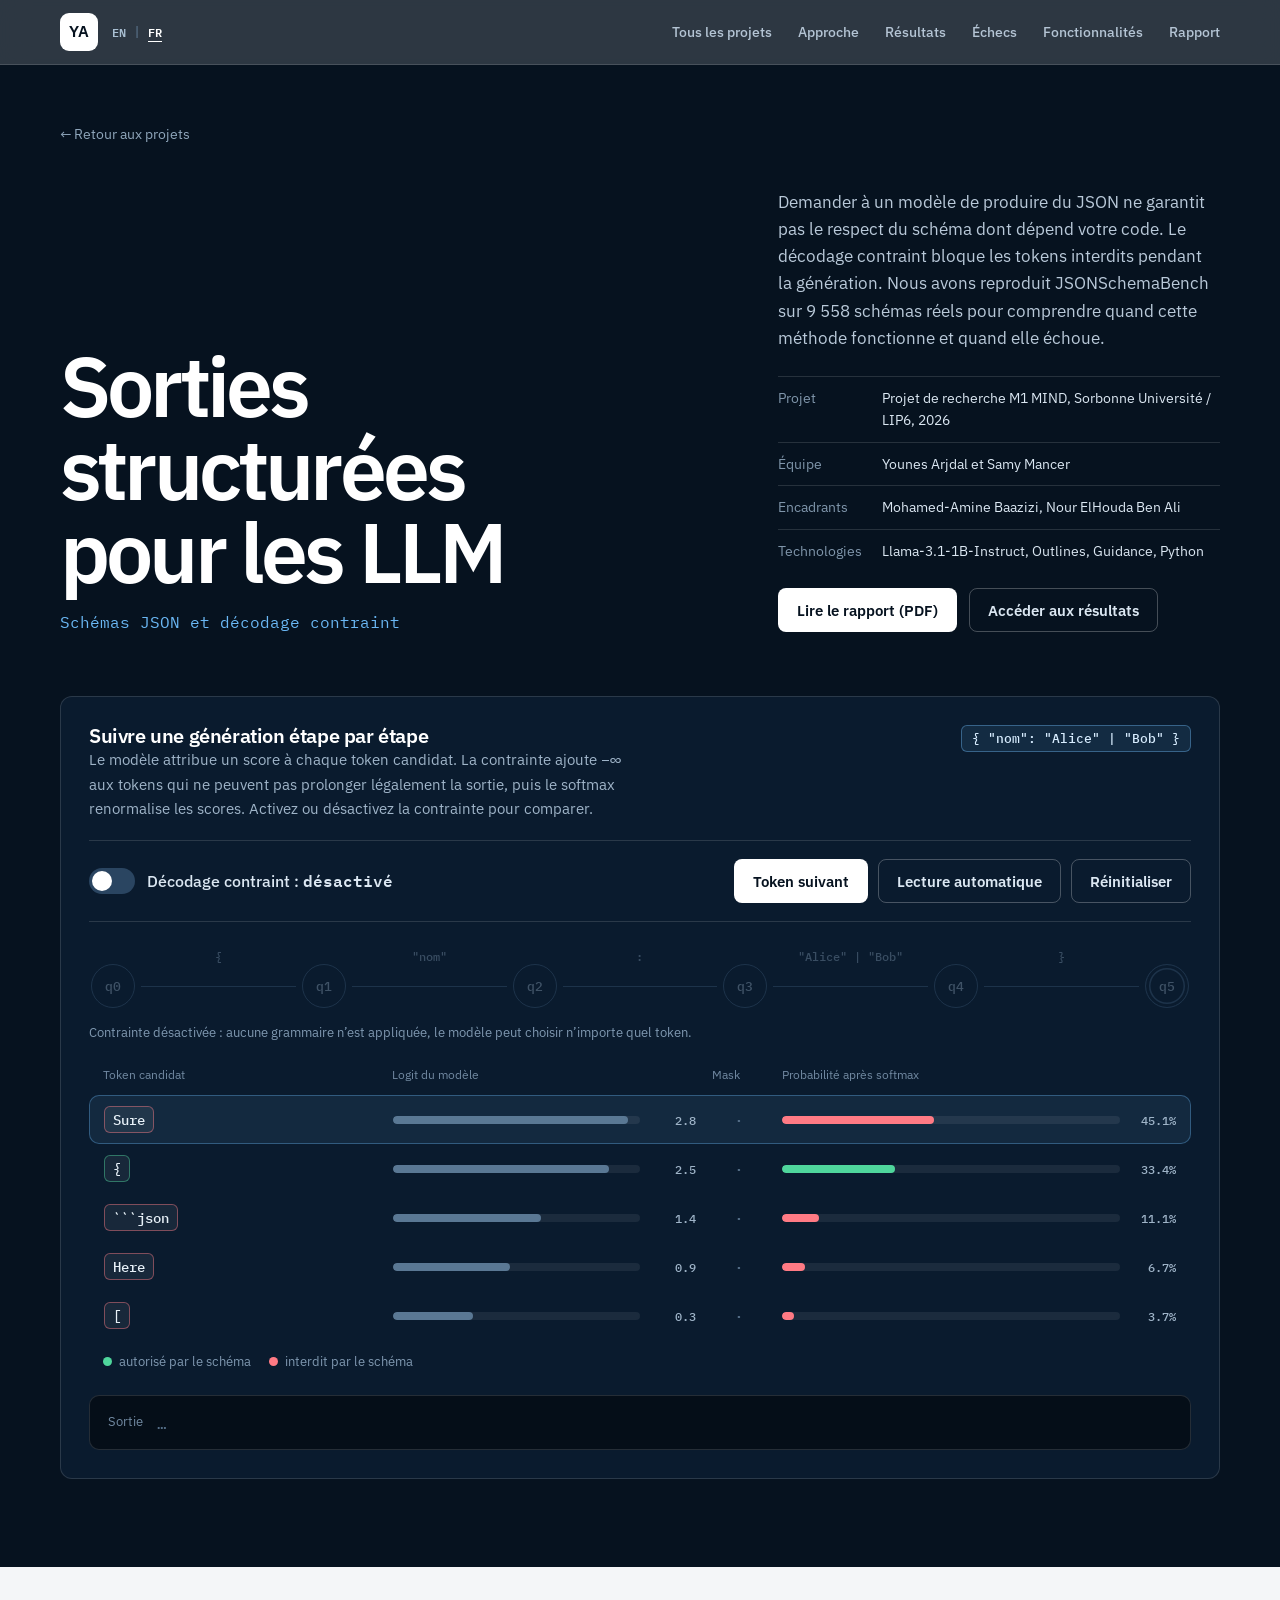
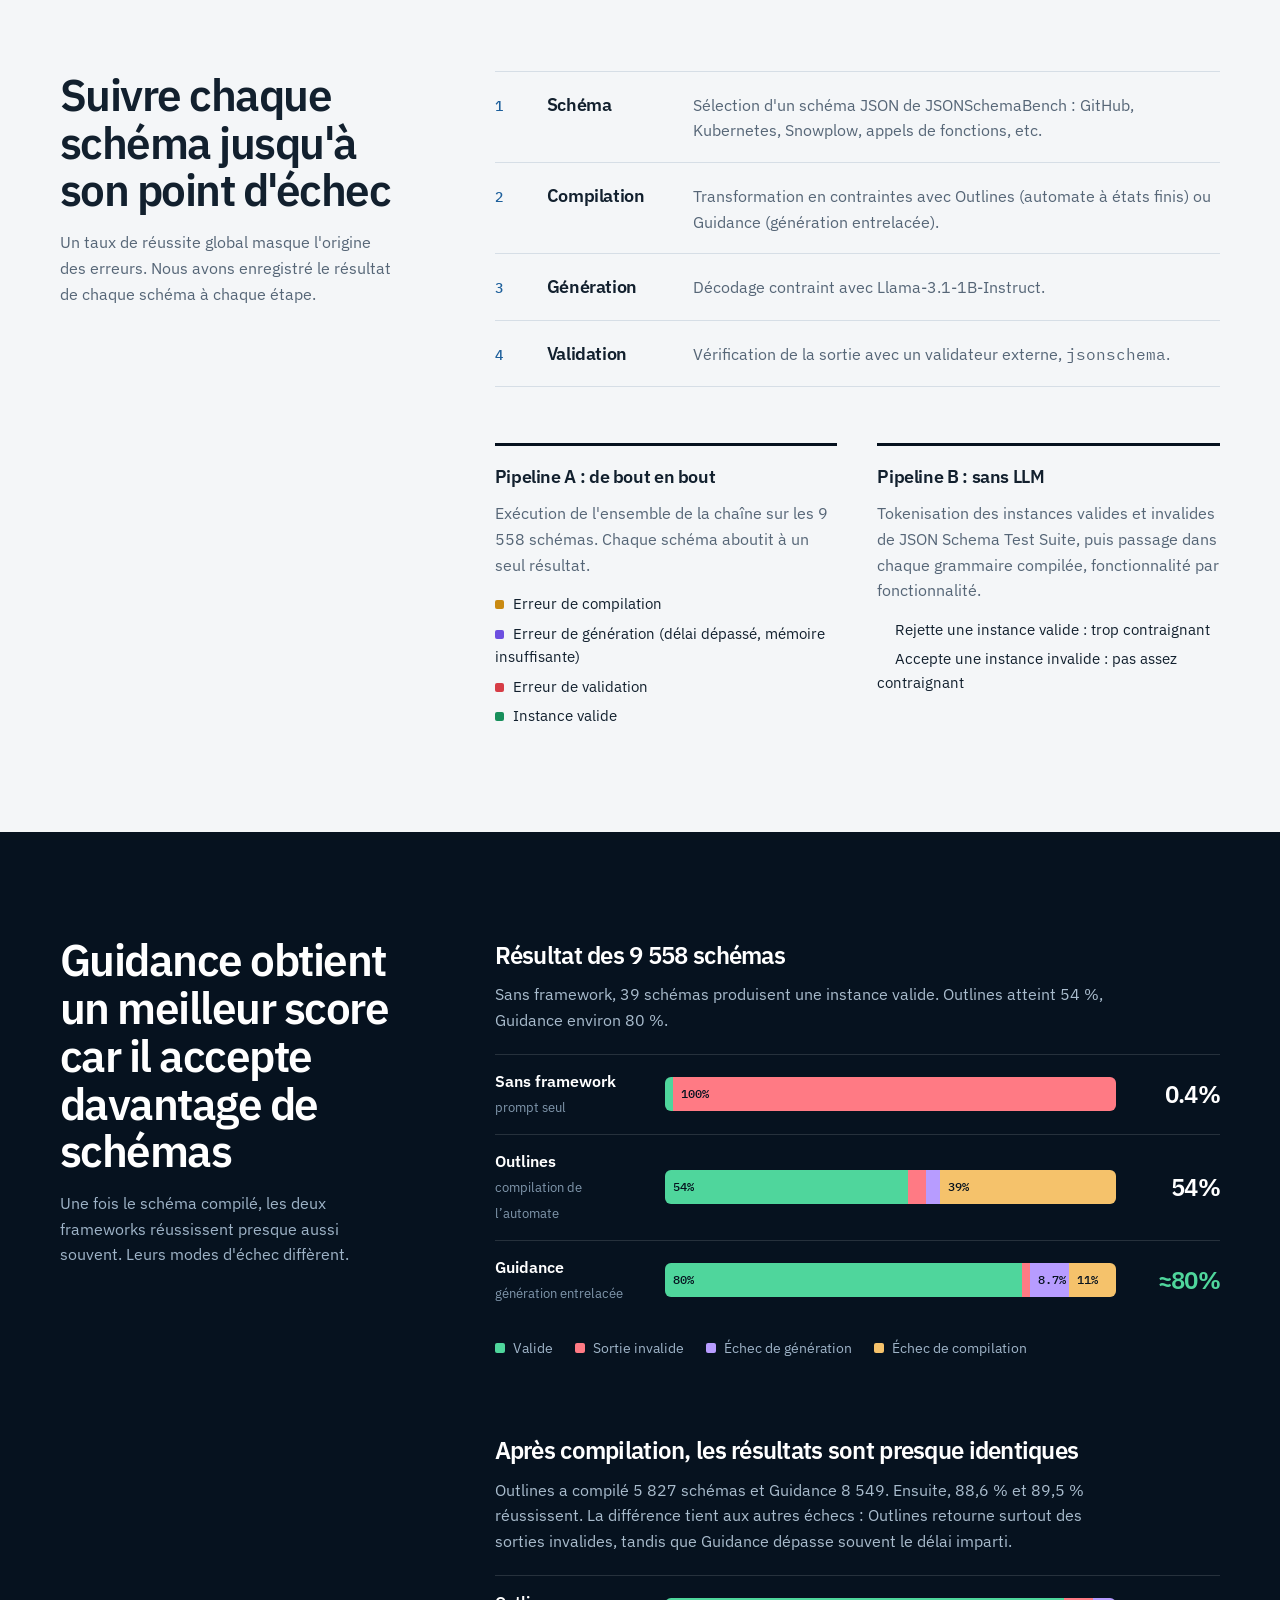
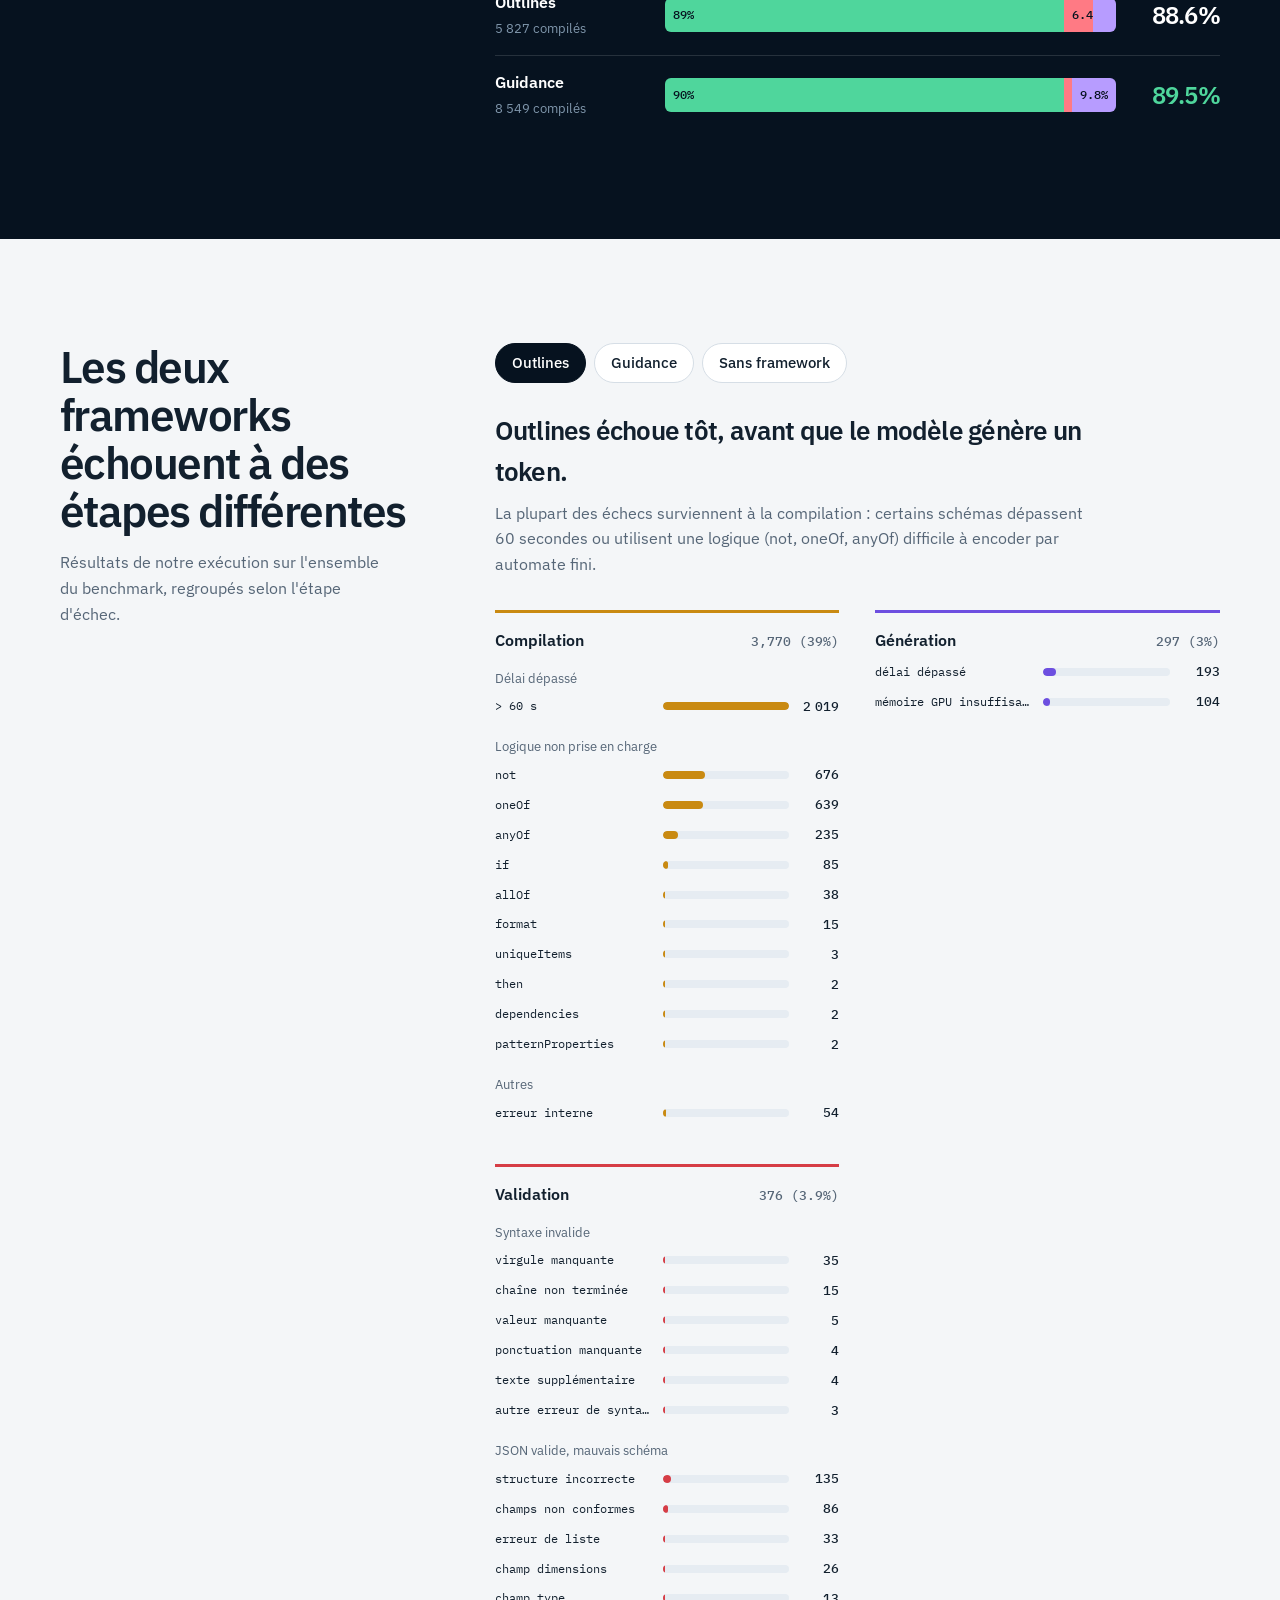
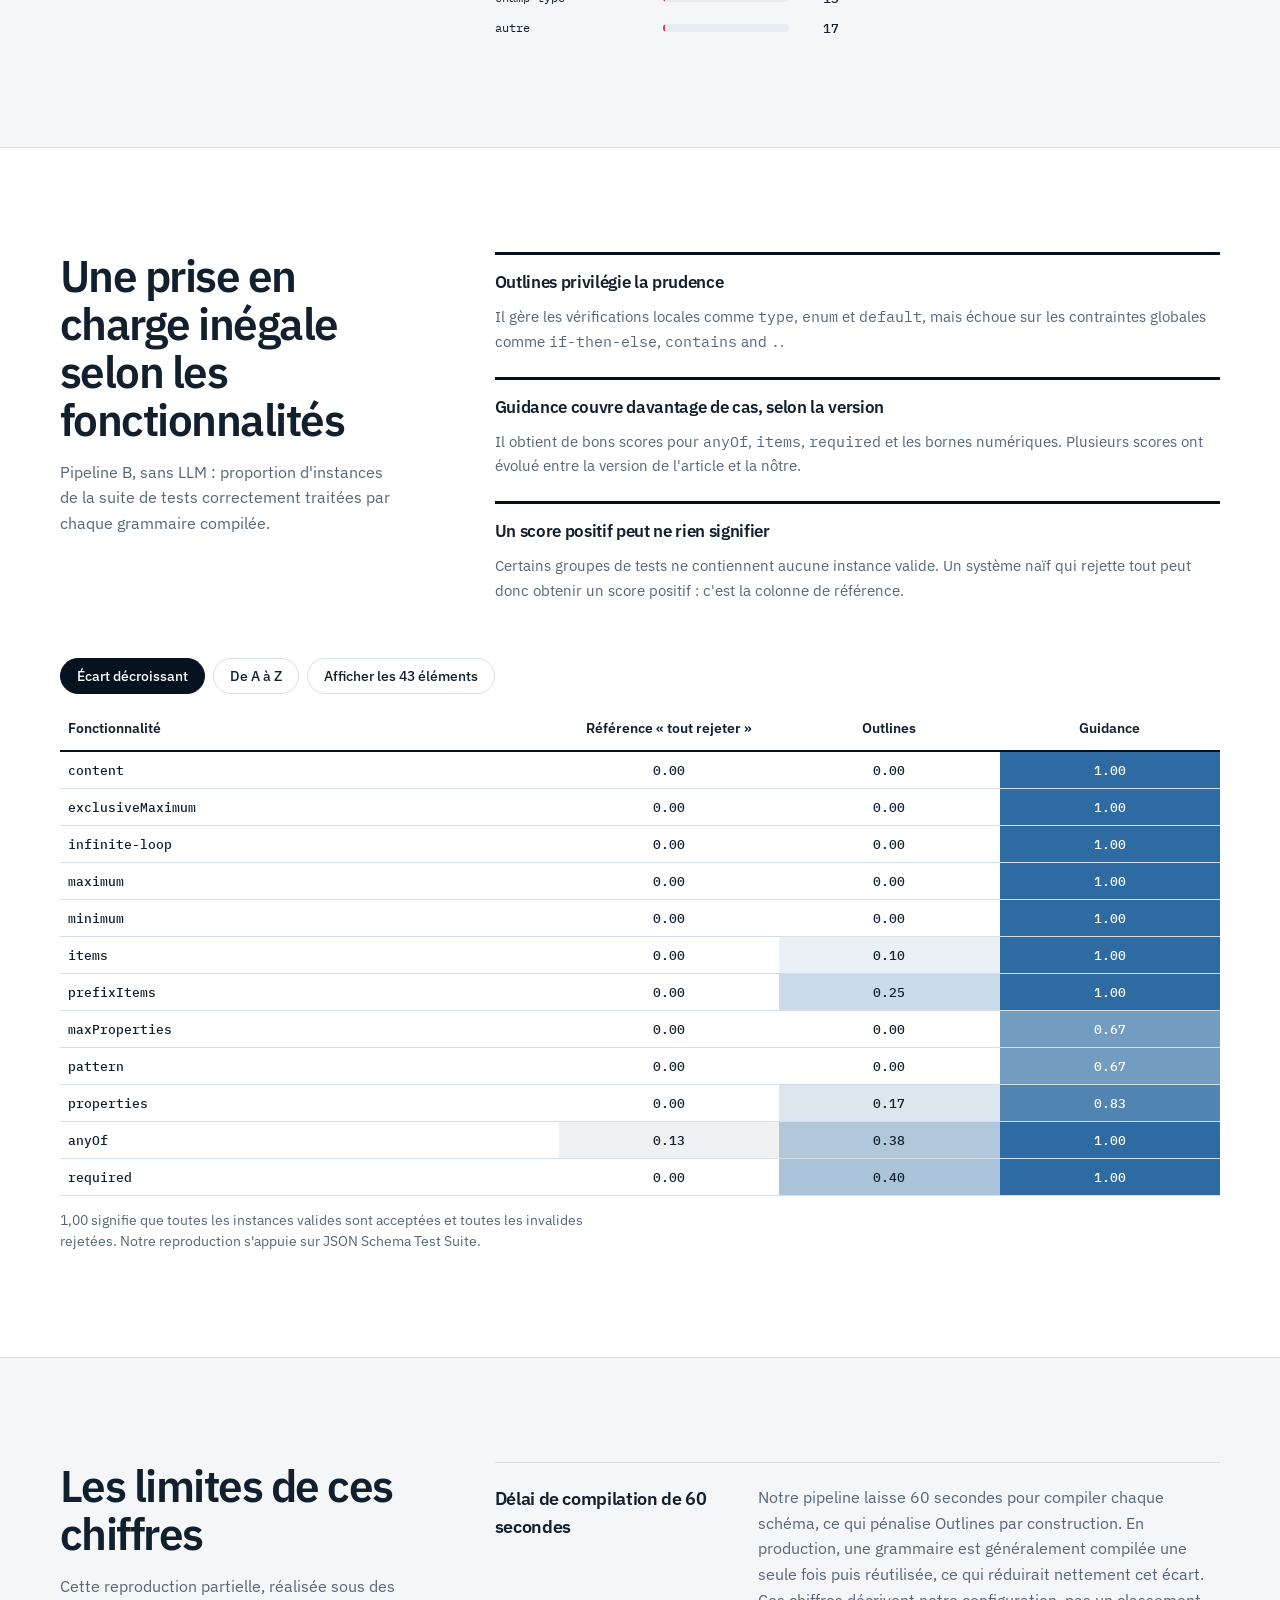
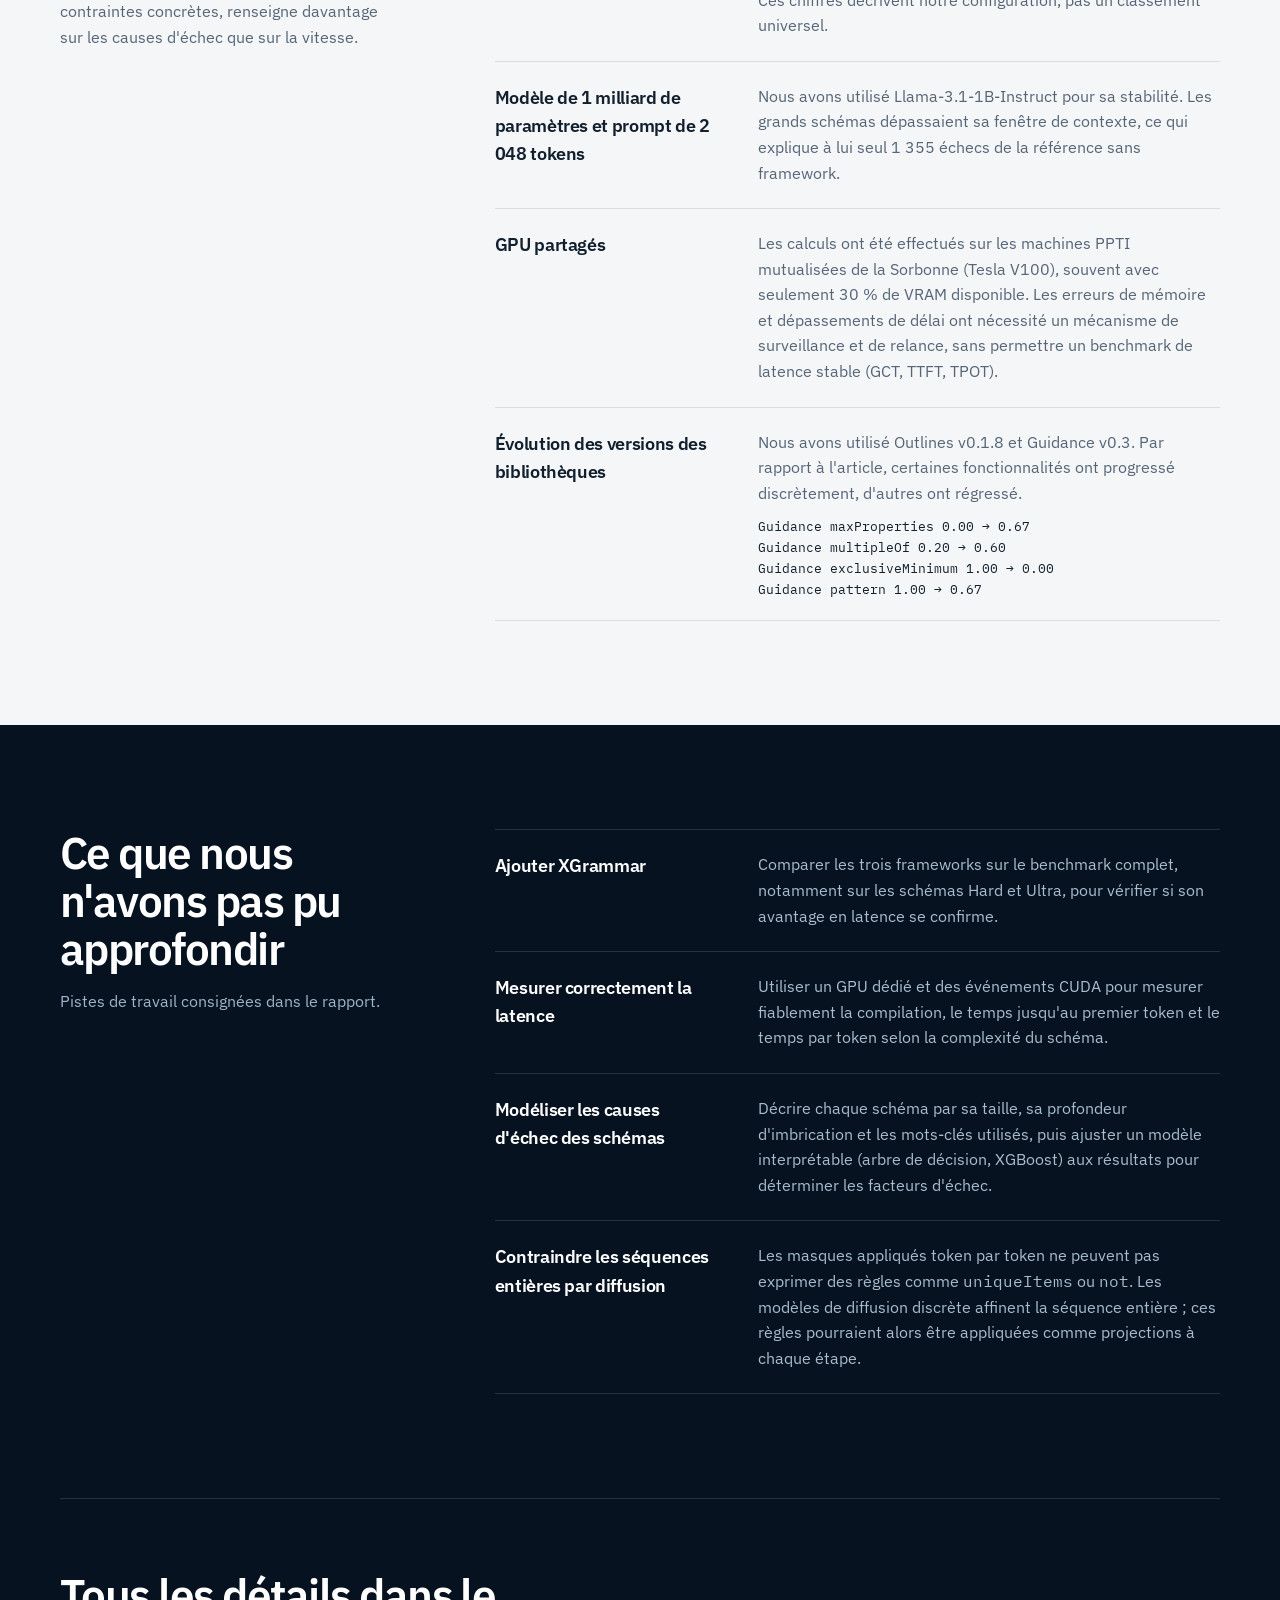
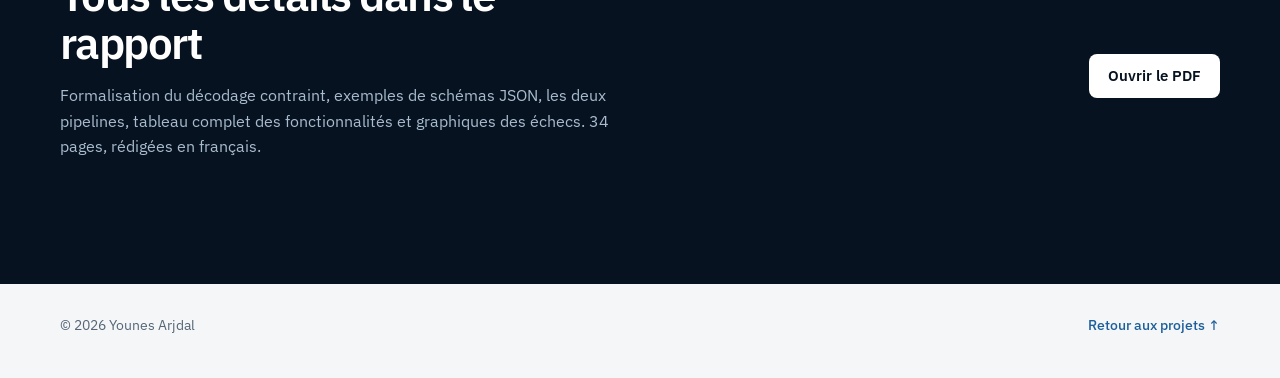
<file: fr/projects/structured-outputs.html>
<!DOCTYPE html>

<html class="no-js" lang="fr">
<head>
<meta charset="utf-8"/>
<meta content="width=device-width, initial-scale=1.0" name="viewport"/>
<meta content="Reproduction de JSONSchemaBench avec Outlines et Guidance pour étudier les réussites et limites du décodage contraint conforme aux schémas JSON." name="description"/>
<meta content="#06121f" name="theme-color"/>
<title>Sorties structurées des LLM - Younes Arjdal</title>
<link href="../../assets/favicon.svg" rel="icon" type="image/svg+xml"/>
<link href="https://fonts.googleapis.com" rel="preconnect"/>
<link crossorigin="" href="https://fonts.gstatic.com" rel="preconnect"/>
<link href="https://fonts.googleapis.com/css2?family=IBM+Plex+Mono:wght@400;500;600&amp;family=IBM+Plex+Sans:wght@400;500;600&amp;display=swap" rel="stylesheet"/>
<script>document.documentElement.classList.replace('no-js', 'js');</script>
<style>
    :root {
      --ink: #06121f;
      --ink-2: #0a1b2e;
      --paper: #f4f6f8;
      --text: #12202e;
      --muted: #566677;
      --line: #d6dee6;
      --dline: rgba(255, 255, 255, 0.13);
      --blue: #1d5f9b;
      --cy: #6bb8f5;
      --ok: #4fd69c;
      --bad: #ff7a84;
      --c-compile: #c98a12;
      --c-gen: #6d4fe0;
      --c-val: #d63d46;
      --c-ok: #178f5b;
      --mono: "IBM Plex Mono", ui-monospace, SFMono-Regular, Menlo, monospace;
      --sans: "IBM Plex Sans", system-ui, -apple-system, "Segoe UI", sans-serif;
      --r: 8px;
      --w: 1160px;
    }

    * { box-sizing: border-box; }
    html { scroll-behavior: smooth; scroll-padding-top: 80px; }
    body {
      margin: 0;
      color: var(--text);
      background: var(--paper);
      font-family: var(--sans);
      line-height: 1.6;
      -webkit-font-smoothing: antialiased;
    }
    a { color: inherit; }
    code { font-family: var(--mono); }
    .wrap { width: min(calc(100% - 40px), var(--w)); margin: 0 auto; }
    :focus-visible { outline: 3px solid rgba(107, 184, 245, 0.7); outline-offset: 3px; }

    /* ---------- Header ---------- */
    .top {
      position: sticky; top: 0; z-index: 50;
      background: rgba(6, 18, 31, 0.84);
      backdrop-filter: blur(14px);
      border-bottom: 1px solid var(--dline);
    }
    .top .wrap { display: flex; align-items: center; justify-content: space-between; min-height: 64px; }
    .brand {
      display: grid; place-items: center; width: 38px; height: 38px;
      border-radius: 9px; background: #fff; color: var(--ink);
      font-weight: 600; letter-spacing: -0.03em; text-decoration: none;
    }
    .top nav { display: flex; gap: 26px; }
    .top nav a { color: #b4c4d4; font-size: 0.9rem; font-weight: 500; text-decoration: none; }
    .top nav a:hover { color: #fff; }

    /* ---------- Buttons ---------- */
    .btn {
      display: inline-flex; align-items: center; justify-content: center;
      min-height: 44px; padding: 0 18px; border-radius: var(--r);
      border: 1px solid transparent; font: 600 0.92rem var(--sans);
      text-decoration: none; cursor: pointer; transition: background 0.15s, border-color 0.15s, transform 0.15s;
    }
    .btn:hover { transform: translateY(-1px); }
    .btn-light { background: #fff; color: var(--ink); }
    .btn-light:hover { background: #e6eef6; }
    .btn-ghost { background: transparent; color: #dbe7f2; border-color: rgba(255, 255, 255, 0.25); }
    .btn-ghost:hover { border-color: rgba(255, 255, 255, 0.6); }
    .btn-dark { background: var(--ink); color: #fff; }
    .btn-dark:hover { background: #12304f; }
    .btn[disabled] { opacity: 0.4; cursor: default; transform: none; }

    /* ---------- Hero ---------- */
    .hero { background: var(--ink); color: #fff; padding: 56px 0 88px; }
    .back { display: inline-block; margin-bottom: 44px; color: #8fa6bb; font-size: 0.9rem; text-decoration: none; }
    .back:hover { color: #fff; }
    .hero-head { display: grid; grid-template-columns: minmax(0, 1.2fr) minmax(0, 0.8fr); gap: 56px; align-items: end; }
    h1 {
      margin: 0; font-size: clamp(2.8rem, 6.6vw, 5.8rem);
      line-height: 0.98; letter-spacing: -0.045em; font-weight: 600;
    }
    .sub { margin: 20px 0 0; font: 400 1rem var(--mono); color: var(--cy); }
    .lede { margin: 0 0 24px; max-width: 52ch; color: #b9c9d9; font-size: 1.06rem; }
    .meta { display: grid; gap: 10px; margin: 0; font-size: 0.88rem; }
    .meta div { display: grid; grid-template-columns: 92px 1fr; gap: 12px; padding-top: 10px; border-top: 1px solid var(--dline); }
    .meta dt { color: #7f95aa; }
    .meta dd { margin: 0; color: #dbe7f2; }
    .hero-actions { display: flex; flex-wrap: wrap; gap: 12px; margin-top: 26px; }

    /* ---------- Live demo ---------- */
    .demo {
      margin-top: 64px; padding: 28px;
      border: 1px solid var(--dline); border-radius: 12px;
      background: var(--ink-2);
    }
    .demo-intro { display: flex; flex-wrap: wrap; align-items: baseline; justify-content: space-between; gap: 8px 24px; margin-bottom: 20px; }
    .demo-intro h2 { margin: 0; font-size: 1.25rem; letter-spacing: -0.02em; font-weight: 600; }
    .demo-intro p { margin: 0; max-width: 62ch; color: #9fb4c8; font-size: 0.95rem; }
    .schema-chip { font: 500 0.82rem var(--mono); color: #d8edff; padding: 4px 10px; border: 1px solid rgba(107, 184, 245, 0.4); border-radius: 6px; background: rgba(107, 184, 245, 0.1); white-space: nowrap; }
    .demo-bar { display: flex; flex-wrap: wrap; align-items: center; justify-content: space-between; gap: 16px; padding: 18px 0; border-top: 1px solid var(--dline); border-bottom: 1px solid var(--dline); }
    .switch { display: inline-flex; align-items: center; gap: 12px; color: #dbe7f2; font-weight: 500; cursor: pointer; }
    .switch input { position: absolute; opacity: 0; pointer-events: none; }
    .knob { position: relative; width: 46px; height: 26px; border-radius: 99px; background: #2a4561; transition: background 0.2s; }
    .knob::after { content: ""; position: absolute; top: 3px; left: 3px; width: 20px; height: 20px; border-radius: 50%; background: #fff; transition: transform 0.2s; }
    .switch input:checked + .knob { background: var(--ok); }
    .switch input:checked + .knob::after { transform: translateX(20px); }
    .switch input:focus-visible + .knob { outline: 3px solid rgba(107, 184, 245, 0.7); outline-offset: 3px; }
    .switch b { font-family: var(--mono); font-weight: 600; }
    .demo-btns { display: flex; gap: 10px; flex-wrap: wrap; }

    .fsm { display: flex; align-items: flex-end; overflow-x: auto; padding: 26px 2px 10px; scrollbar-width: thin; }
    .fsm-node {
      flex: none; display: grid; place-items: center; width: 44px; height: 44px; border-radius: 50%;
      border: 1.5px solid #3b5876; color: #8fa6bb; font: 500 0.8rem var(--mono); transition: all 0.25s;
    }
    .fsm-node.acc { box-shadow: inset 0 0 0 3px var(--ink-2), inset 0 0 0 4.5px #3b5876; }
    .fsm-node.cur { border-color: var(--cy); color: #fff; background: rgba(107, 184, 245, 0.18); box-shadow: 0 0 0 6px rgba(107, 184, 245, 0.12); }
    .fsm-node.done { border-color: var(--ok); color: var(--ok); }
    .fsm-edge { flex: 1 0 70px; min-width: 70px; padding: 0 6px; text-align: center; font: 500 0.78rem var(--mono); color: #7f98b0; }
    .fsm-edge::after { content: ""; display: block; height: 1px; margin: 22px 0 21px; background: #3b5876; }
    .fsm.off { opacity: 0.4; }
    .fsm-note { margin: 4px 0 0; color: #7f98b0; font-size: 0.82rem; min-height: 1.4em; }

    .thead, .trow { display: grid; grid-template-columns: minmax(96px, 0.9fr) minmax(0, 1fr) 54px minmax(0, 1.3fr); gap: 16px; align-items: center; }
    .thead { padding: 22px 14px 10px; color: #7189a1; font-size: 0.78rem; }
    .trow { padding: 10px 14px; border: 1px solid transparent; border-radius: 10px; transition: opacity 0.3s, background 0.3s; }
    .trow.pick { background: rgba(107, 184, 245, 0.09); border-color: rgba(107, 184, 245, 0.35); }
    .trow.masked { opacity: 0.38; }
    .ttok { width: fit-content; max-width: 100%; padding: 4px 9px; border-radius: 6px; background: rgba(255, 255, 255, 0.06); color: #e8f1f8; font: 500 0.9rem var(--mono); overflow: hidden; text-overflow: ellipsis; white-space: nowrap; }
    .ttok.legal { box-shadow: inset 0 0 0 1px rgba(79, 214, 156, 0.45); }
    .ttok.illegal { box-shadow: inset 0 0 0 1px rgba(255, 122, 132, 0.45); }
    .tlogit, .tprob { display: flex; align-items: center; gap: 10px; }
    .bar { flex: 1; height: 8px; border-radius: 99px; background: rgba(255, 255, 255, 0.07); overflow: hidden; }
    .bar i { display: block; width: 0; height: 100%; border-radius: inherit; background: #5a7894; transition: width 0.6s cubic-bezier(0.2, 0.8, 0.2, 1); }
    .tprob .legal i { background: var(--ok); }
    .tprob .illegal i { background: var(--bad); }
    .tlogit span, .tprob span { min-width: 46px; text-align: right; color: #9fb4c8; font: 500 0.78rem var(--mono); }
    .tmask { text-align: center; font: 600 0.8rem var(--mono); }
    .tmask.zero { color: var(--ok); }
    .tmask.inf { color: var(--bad); }
    .tmask.na { color: #58728c; }
    .demo-done { margin: 18px 0 4px; padding: 16px 18px; border-left: 3px solid var(--cy); background: rgba(107, 184, 245, 0.07); color: #cfe0ef; }
    .legend-line { display: flex; flex-wrap: wrap; gap: 18px; margin: 12px 14px 0; color: #7f98b0; font-size: 0.8rem; }
    .legend-line span::before { content: ""; display: inline-block; width: 9px; height: 9px; margin-right: 7px; border-radius: 50%; background: var(--ok); }
    .legend-line span:nth-child(2)::before { background: var(--bad); }

    .out { display: flex; flex-wrap: wrap; align-items: center; gap: 14px; margin-top: 22px; padding: 16px 18px; border-radius: 10px; background: #050e18; border: 1px solid var(--dline); }
    .out-label { color: #7189a1; font-size: 0.8rem; }
    #demo-out { flex: 1 1 260px; font: 500 1.02rem var(--mono); color: #dbe7f2; word-break: break-word; }
    #demo-out span.o-ok { color: var(--ok); }
    #demo-out span.o-bad { color: var(--bad); text-decoration: underline wavy rgba(255, 122, 132, 0.6); text-underline-offset: 4px; }
    .verdict { padding: 5px 12px; border-radius: 99px; font-size: 0.82rem; font-weight: 600; }
    .verdict.ok { background: rgba(79, 214, 156, 0.15); color: var(--ok); }
    .verdict.bad { background: rgba(255, 122, 132, 0.15); color: var(--bad); }

    /* ---------- Sections ---------- */
    .sec { padding: 104px 0; }
    .sec.white { background: #fff; border-top: 1px solid var(--line); border-bottom: 1px solid var(--line); }
    .sec.dark { background: var(--ink); color: #fff; }
    .split { display: grid; grid-template-columns: minmax(0, 4fr) minmax(0, 8fr); gap: 72px; }
    .split > header { align-self: start; position: sticky; top: 96px; }
    h2 { margin: 0 0 16px; font-size: clamp(1.9rem, 3.4vw, 2.8rem); line-height: 1.1; letter-spacing: -0.035em; font-weight: 600; }
    .split > header p { max-width: 34ch; margin: 0; color: var(--muted); }
    .dark .split > header p { color: #9fb4c8; }
    h3 { margin: 0; font-size: 1.15rem; letter-spacing: -0.02em; font-weight: 600; }
    p { margin-top: 0; }

    /* Approach */
    .steps { counter-reset: s; margin: 0 0 56px; padding: 0; list-style: none; border-top: 1px solid var(--line); }
    .steps li { display: grid; grid-template-columns: 36px 130px 1fr; gap: 16px; align-items: baseline; padding: 18px 0; border-bottom: 1px solid var(--line); }
    .steps li::before { counter-increment: s; content: counter(s); color: var(--blue); font: 500 0.9rem var(--mono); }
    .steps b { font-size: 1.15rem; letter-spacing: -0.02em; font-weight: 600; }
    .steps span { color: var(--muted); }
    .tests { display: grid; grid-template-columns: 1fr 1fr; gap: 40px; }
    .test { padding-top: 16px; border-top: 3px solid var(--ink); }
    .test p { margin: 10px 0 0; color: var(--muted); }
    .test ul { margin: 14px 0 0; padding: 0; list-style: none; display: grid; gap: 6px; font-size: 0.92rem; }
    .test li::before { content: ""; display: inline-block; width: 9px; height: 9px; margin-right: 9px; border-radius: 2px; background: var(--c); }
    .k-compile { --c: var(--c-compile); } .k-gen { --c: var(--c-gen); } .k-val { --c: var(--c-val); } .k-ok { --c: var(--c-ok); }

    /* Results */
    .stack-group { max-width: 100%; }
    .sb { display: grid; grid-template-columns: 150px minmax(0, 1fr) 84px; gap: 20px; align-items: center; padding: 14px 0; border-top: 1px solid var(--dline); }
    .sb-name b { display: block; font-weight: 600; }
    .sb-name small { color: #8097ac; }
    .stack { display: flex; height: 34px; border-radius: 6px; overflow: hidden; background: rgba(255, 255, 255, 0.06); }
    .stack i { display: block; width: var(--w); height: 100%; padding-left: 8px; overflow: hidden; color: #06121f; font: 500 0.72rem/34px var(--mono); font-style: normal; white-space: nowrap; transition: width 1s cubic-bezier(0.2, 0.8, 0.2, 1); }
    .js .stack:not(.on) i { width: 0; }
    .s-ok { background: var(--ok); } .s-val { background: var(--bad); } .s-gen { background: #b79cff; } .s-compile { background: #f5c26b; }
    .sb-val { text-align: right; font-size: 1.5rem; font-weight: 600; letter-spacing: -0.03em; }
    .sb.hl .sb-val { color: var(--ok); }
    .legend { display: flex; flex-wrap: wrap; gap: 8px 22px; margin: 18px 0 0; color: #9fb4c8; font-size: 0.85rem; }
    .legend span::before { content: ""; display: inline-block; width: 10px; height: 10px; margin-right: 8px; border-radius: 2px; background: var(--c); }
    .legend .k-ok { --c: var(--ok); } .legend .k-val { --c: var(--bad); } .legend .k-gen { --c: #b79cff; } .legend .k-compile { --c: #f5c26b; }
    .res-block + .res-block { margin-top: 72px; }
    .res-block h3 { margin-bottom: 8px; font-size: 1.5rem; letter-spacing: -0.03em; }
    .res-block > p { max-width: 62ch; margin-bottom: 20px; color: #a9bccd; }

    /* Failures */
    .tabs { display: flex; flex-wrap: wrap; gap: 8px; margin-bottom: 28px; }
    .tab { min-height: 40px; padding: 0 16px; border: 1px solid var(--line); border-radius: 99px; background: #fff; color: var(--text); font: 500 0.92rem var(--sans); cursor: pointer; }
    .tab[aria-selected="true"], .tab[aria-pressed="true"] { background: var(--ink); border-color: var(--ink); color: #fff; }
    .fa-head { max-width: 60ch; margin-bottom: 32px; }
    .fa-head h3 { margin-bottom: 8px; font-size: 1.6rem; letter-spacing: -0.03em; }
    .fa-head p { margin: 0; color: var(--muted); }
    .fa-stages { display: grid; grid-template-columns: repeat(auto-fit, minmax(240px, 1fr)); gap: 36px; }
    .fa-stage { border-top: 3px solid var(--c); }
    .fa-stage h4 { display: flex; align-items: baseline; justify-content: space-between; gap: 12px; margin: 14px 0 4px; font-size: 1.02rem; font-weight: 600; }
    .fa-stage h4 span { color: var(--muted); font: 500 0.82rem var(--mono); white-space: nowrap; }
    .fa-group { margin: 16px 0 2px; color: var(--muted); font-size: 0.8rem; }
    .fa-row { display: grid; grid-template-columns: minmax(0, 1.25fr) minmax(0, 1fr) 40px; gap: 10px; align-items: center; padding: 5px 0; }
    .fa-row code { overflow: hidden; text-overflow: ellipsis; white-space: nowrap; font-size: 0.78rem; }
    .fa-bar { height: 8px; border-radius: 99px; background: #e6ecf2; overflow: hidden; }
    .fa-bar i { display: block; width: var(--w); height: 100%; border-radius: inherit; background: var(--c); transition: width 0.7s cubic-bezier(0.2, 0.8, 0.2, 1); }
    .js .fa-bar:not(.on) i { width: 0; }
    .fa-row b { text-align: right; font: 500 0.8rem var(--mono); }

    /* Features */
    .insights { display: grid; grid-template-columns: repeat(3, minmax(0, 1fr)); gap: 32px; margin-bottom: 56px; }
    .insights div { padding-top: 14px; border-top: 3px solid var(--ink); }
    .insights h3 { margin-bottom: 8px; font-size: 1.05rem; }
    .insights p { margin: 0; color: var(--muted); font-size: 0.95rem; }
    .hm-tools { display: flex; flex-wrap: wrap; gap: 8px; margin: 0 0 14px; }
    .hm-tools .tab { min-height: 36px; font-size: 0.85rem; }
    table.hm { width: 100%; border-collapse: collapse; font-size: 0.9rem; }
    .hm th { padding: 10px 8px; border-bottom: 2px solid var(--ink); color: var(--text); font-size: 0.85rem; font-weight: 600; text-align: left; }
    .hm th:not(:first-child) { text-align: center; }
    .hm td { padding: 0; border-bottom: 1px solid var(--line); }
    .hm td.f { padding: 9px 8px; font: 500 0.84rem var(--mono); }
    .hm td.v { width: 19%; }
    .hm td.v span { display: block; padding: 9px 0; text-align: center; font: 500 0.84rem var(--mono); }
    .hm td.b span { background: rgba(18, 32, 46, calc(var(--v) * 0.5)); color: var(--text); }
    .hm td.o span, .hm td.g span { background: rgba(29, 95, 155, calc(var(--v) * 0.92)); color: var(--text); }
    .hm td.hi span { color: #fff; }
    .hm-note { margin: 14px 0 0; color: var(--muted); font-size: 0.85rem; max-width: 70ch; }

    /* Limits & next */
    .rows { margin: 0; padding: 0; list-style: none; border-top: 1px solid var(--line); }
    .rows > li, .rows > div { display: grid; grid-template-columns: minmax(0, 1fr) minmax(0, 2fr); gap: 32px; padding: 22px 0; border-bottom: 1px solid var(--line); }
    .rows dt, .rows h3 { font-size: 1.1rem; font-weight: 600; letter-spacing: -0.02em; }
    .rows dd, .rows p { margin: 0; color: var(--muted); }
    .rows dd strong { color: var(--text); font-weight: 600; }
    .drift { display: grid; gap: 4px; margin-top: 12px; font: 400 0.82rem var(--mono); color: var(--text); }
    .dark .rows { border-color: var(--dline); }
    .dark .rows > li { border-color: var(--dline); }
    .dark .rows p { color: #a9bccd; }
    .dark .rows h3 { color: #fff; }

    /* Report */
    .report { display: flex; flex-wrap: wrap; align-items: center; justify-content: space-between; gap: 32px; }
    .report h2 { max-width: 20ch; }
    .report p { max-width: 56ch; margin: 0 0 20px; color: #a9bccd; }

    footer.foot { padding: 30px 0 42px; color: var(--muted); font-size: 0.88rem; }
    footer.foot .wrap { display: flex; justify-content: space-between; gap: 20px; flex-wrap: wrap; }
    footer.foot a { text-decoration: none; font-weight: 500; color: var(--blue); }

    /* ---------- Responsive ---------- */
    @media (max-width: 980px) {
      .hero-head { grid-template-columns: 1fr; gap: 36px; }
      .split { grid-template-columns: 1fr; gap: 32px; }
      .split > header { position: static; }
      .insights, .tests { grid-template-columns: 1fr; }
      .rows > li, .rows > div { grid-template-columns: 1fr; gap: 8px; }
    }
    @media (max-width: 720px) {
      .top nav a:not(:first-child) { display: none; }
      .sec { padding: 72px 0; }
      .demo { padding: 20px 16px; }
      .thead, .trow { grid-template-columns: minmax(80px, 1fr) 44px minmax(0, 1.4fr); gap: 10px; }
      .thead > :nth-child(2), .trow > .tlogit { display: none; }
      .steps li { grid-template-columns: 28px 1fr; }
      .steps li span { grid-column: 2; }
      .sb { grid-template-columns: 1fr 70px; gap: 10px 12px; }
      .sb-name { grid-column: 1 / -1; }
      .sb .stack { grid-column: 1; }
      .sb-val { grid-column: 2; font-size: 1.2rem; }
    }
    @media (prefers-reduced-motion: reduce) {
      html { scroll-behavior: auto; }
      *, *::before, *::after { transition-duration: 0.01ms !important; }
    }
  
/* Feature table: fit the four headers comfortably on narrow screens */
@media(max-width:420px){
  .hm th{padding:8px 4px;font-size:.75rem}
  .hm td.f{padding:8px 4px;font-size:.76rem}
  .hm td.v span{font-size:.76rem}
}
/* Language switch : EN | FR, adjacent to YA */
.identity-row{display:flex;align-items:center;gap:12px;flex-shrink:0}
.top .identity-row .lang-switch{position:static!important;top:auto;left:auto;right:auto;display:inline-flex!important;align-items:center;flex-direction:row!important;gap:7px!important;padding:0;background:none;border:0;white-space:nowrap}
.top .identity-row .lang-switch a{display:inline-flex!important;align-items:center;font:600 .76rem var(--mono);text-decoration:none;color:#a9bfd2;padding:7px 2px;border:0}
.top .identity-row .lang-switch a[aria-current="page"]{color:#fff;text-decoration:underline;text-underline-offset:4px}
.top .identity-row .lang-switch a:hover{color:#fff}
.lang-switch .lang-divider{color:#67839d;font-size:.8rem}
@media(max-width:420px){.identity-row{gap:8px}.top .identity-row .lang-switch{gap:4px!important}}
</style>
<link href="https://younesmrc.github.io/projects/structured-outputs.html" hreflang="en" rel="alternate"/><link href="https://younesmrc.github.io/fr/projects/structured-outputs.html" hreflang="fr" rel="alternate"/><link href="https://younesmrc.github.io/projects/structured-outputs.html" hreflang="x-default" rel="alternate"/></head>
<body>
<header class="top">
<div class="wrap">
<div class="identity-row"><a aria-label="Aller à l’accueil" class="brand" href="../index.html#home">YA</a><nav aria-label="Choisir la langue" class="lang-switch"><a href="../../projects/structured-outputs.html" lang="en">EN</a><span aria-hidden="true" class="lang-divider">|</span><a aria-current="page" href="#" lang="fr">FR</a></nav></div>
<nav aria-label="Navigation du projet">
<a href="../index.html#projects">Tous les projets</a>
<a href="#approach">Approche</a>
<a href="#results">Résultats</a>
<a href="#failures">Échecs</a>
<a href="#features">Fonctionnalités</a>
<a href="#report">Rapport</a>
</nav>
</div>
</header>
<main>
<!-- ================= HERO + LIVE DEMO ================= -->
<section class="hero" id="top">
<div class="wrap">
<a class="back" href="../index.html#projects">← Retour aux projets</a>
<div class="hero-head">
<div>
<h1>Sorties structurées<br/>pour les LLM</h1>
<p class="sub">Schémas JSON et décodage contraint</p>
</div>
<div>
<p class="lede">
              Demander à un modèle de produire du JSON ne garantit pas le respect du schéma dont dépend votre code. Le décodage contraint bloque les tokens interdits pendant la génération. Nous avons reproduit JSONSchemaBench sur 9 558 schémas réels pour comprendre quand cette méthode fonctionne et quand elle échoue.
            </p>
<dl class="meta">
<div><dt>Projet</dt><dd>Projet de recherche M1 MIND, Sorbonne Université / LIP6, 2026</dd></div>
<div><dt>Équipe</dt><dd>Younes Arjdal et Samy Mancer</dd></div>
<div><dt>Encadrants</dt><dd>Mohamed-Amine Baazizi, Nour ElHouda Ben Ali</dd></div>
<div><dt>Technologies</dt><dd>Llama-3.1-1B-Instruct, Outlines, Guidance, Python</dd></div>
</dl>
<div class="hero-actions">
<a class="btn btn-light" href="../../assets/projects/structured-outputs/report.pdf" rel="noreferrer" target="_blank">Lire le rapport (PDF)</a>
<a class="btn btn-ghost" href="#results">Accéder aux résultats</a>
</div>
</div>
</div>
<div class="demo" id="demo-app">
<div class="demo-intro">
<div>
<h2>Suivre une génération étape par étape</h2>
<p>Le modèle attribue un score à chaque token candidat. La contrainte ajoute −∞ aux tokens qui ne peuvent pas prolonger légalement la sortie, puis le softmax renormalise les scores. Activez ou désactivez la contrainte pour comparer.</p>
</div>
<code class="schema-chip">{ "nom": "Alice" | "Bob" }</code>
</div>
<div class="demo-bar">
<label class="switch">
<input id="demo-toggle" role="switch" type="checkbox"/>
<span class="knob"></span>
<span>Décodage contraint : <b id="demo-state">désactivé</b></span>
</label>
<div class="demo-btns">
<button class="btn btn-light" id="demo-next" type="button">Token suivant</button>
<button class="btn btn-ghost" id="demo-auto" type="button">Lecture automatique</button>
<button class="btn btn-ghost" id="demo-reset" type="button">Réinitialiser</button>
</div>
</div>
<div aria-label="Automate à états finis compilé depuis le schéma" class="fsm" id="demo-fsm"></div>
<p class="fsm-note" id="demo-fsm-note"></p>
<div aria-live="polite" id="demo-table"></div>
<div class="out">
<span class="out-label">Sortie</span>
<code id="demo-out"></code>
<span class="verdict" hidden="" id="demo-verdict"></span>
</div>
</div>
</div>
</section>
<!-- ================= APPROACH ================= -->
<section class="sec" id="approach">
<div class="wrap split">
<header>
<h2>Suivre chaque schéma jusqu'à son point d'échec</h2>
<p>Un taux de réussite global masque l'origine des erreurs. Nous avons enregistré le résultat de chaque schéma à chaque étape.</p>
</header>
<div>
<ol class="steps">
<li><b>Schéma</b><span>Sélection d'un schéma JSON de JSONSchemaBench : GitHub, Kubernetes, Snowplow, appels de fonctions, etc.</span></li>
<li><b>Compilation</b><span>Transformation en contraintes avec Outlines (automate à états finis) ou Guidance (génération entrelacée).</span></li>
<li><b>Génération</b><span>Décodage contraint avec Llama-3.1-1B-Instruct.</span></li>
<li><b>Validation</b><span>Vérification de la sortie avec un validateur externe, <code>jsonschema</code>.</span></li>
</ol>
<div class="tests">
<div class="test">
<h3>Pipeline A : de bout en bout</h3>
<p>Exécution de l'ensemble de la chaîne sur les 9 558 schémas. Chaque schéma aboutit à un seul résultat.</p>
<ul>
<li class="k-compile">Erreur de compilation</li>
<li class="k-gen">Erreur de génération (délai dépassé, mémoire insuffisante)</li>
<li class="k-val">Erreur de validation</li>
<li class="k-ok">Instance valide</li>
</ul>
</div>
<div class="test">
<h3>Pipeline B : sans LLM</h3>
<p>Tokenisation des instances valides et invalides de JSON Schema Test Suite, puis passage dans chaque grammaire compilée, fonctionnalité par fonctionnalité.</p>
<ul>
<li>Rejette une instance valide : trop contraignant</li>
<li>Accepte une instance invalide : pas assez contraignant</li>
</ul>
</div>
</div>
</div>
</div>
</section>
<!-- ================= RESULTS ================= -->
<section class="sec dark" id="results">
<div class="wrap split">
<header>
<h2>Guidance obtient un meilleur score car il accepte davantage de schémas</h2>
<p>Une fois le schéma compilé, les deux frameworks réussissent presque aussi souvent. Leurs modes d'échec diffèrent.</p>
</header>
<div>
<div class="res-block">
<h3>Résultat des 9 558 schémas</h3>
<p>Sans framework, 39 schémas produisent une instance valide. Outlines atteint 54 %, Guidance environ 80 %.</p>
<div class="stack-group" id="chart-all"></div>
<div class="legend">
<span class="k-ok">Valide</span><span class="k-val">Sortie invalide</span><span class="k-gen">Échec de génération</span><span class="k-compile">Échec de compilation</span>
</div>
</div>
<div class="res-block">
<h3>Après compilation, les résultats sont presque identiques</h3>
<p>Outlines a compilé 5 827 schémas et Guidance 8 549. Ensuite, 88,6 % et 89,5 % réussissent. La différence tient aux autres échecs : Outlines retourne surtout des sorties invalides, tandis que Guidance dépasse souvent le délai imparti.</p>
<div class="stack-group" id="chart-compiled"></div>
</div>
</div>
</div>
</section>
<!-- ================= FAILURES ================= -->
<section class="sec" id="failures">
<div class="wrap split">
<header>
<h2>Les deux frameworks échouent à des étapes différentes</h2>
<p>Résultats de notre exécution sur l'ensemble du benchmark, regroupés selon l'étape d'échec.</p>
</header>
<div>
<div aria-label="Framework" class="tabs" role="tablist">
<button aria-selected="true" class="tab" data-fa="outlines" role="tab">Outlines</button>
<button aria-selected="false" class="tab" data-fa="guidance" role="tab">Guidance</button>
<button aria-selected="false" class="tab" data-fa="free" role="tab">Sans framework</button>
</div>
<div id="fa-panel" role="tabpanel"></div>
</div>
</div>
</section>
<!-- ================= FEATURES ================= -->
<section class="sec white" id="features">
<div class="wrap">
<div class="split" style="margin-bottom: 0">
<header>
<h2>Une prise en charge inégale selon les fonctionnalités</h2>
<p>Pipeline B, sans LLM : proportion d'instances de la suite de tests correctement traitées par chaque grammaire compilée.</p>
</header>
<div class="insights" style="grid-template-columns: 1fr; gap: 24px; margin-bottom: 0">
<div>
<h3>Outlines privilégie la prudence</h3>
<p>Il gère les vérifications locales comme <code>type</code>, <code>enum</code> et <code>default</code>, mais échoue sur les contraintes globales comme <code>if-then-else</code>, <code>contains</code> and <code>.</code>.</p>
</div>
<div>
<h3>Guidance couvre davantage de cas, selon la version</h3>
<p>Il obtient de bons scores pour <code>anyOf</code>, <code>items</code>, <code>required</code> et les bornes numériques. Plusieurs scores ont évolué entre la version de l'article et la nôtre.</p>
</div>
<div>
<h3>Un score positif peut ne rien signifier</h3>
<p>Certains groupes de tests ne contiennent aucune instance valide. Un système naïf qui rejette tout peut donc obtenir un score positif : c'est la colonne de référence.</p>
</div>
</div>
</div>
<div style="margin-top: 56px">
<div aria-label="Options du tableau" class="hm-tools" role="group">
<button aria-pressed="true" class="tab" id="hm-gap">Écart décroissant</button>
<button aria-pressed="false" class="tab" id="hm-az">De A à Z</button>
<button class="tab" id="hm-more" type="button">Tout afficher</button>
</div>
<table class="hm">
<thead><tr><th scope="col">Fonctionnalité</th><th scope="col">Référence « tout rejeter »</th><th scope="col">Outlines</th><th scope="col">Guidance</th></tr></thead>
<tbody id="hm-body"></tbody>
</table>
<p class="hm-note">1,00 signifie que toutes les instances valides sont acceptées et toutes les invalides rejetées. Notre reproduction s'appuie sur JSON Schema Test Suite.</p>
</div>
</div>
</section>
<!-- ================= LIMITS ================= -->
<section class="sec" id="limits">
<div class="wrap split">
<header>
<h2>Les limites de ces chiffres</h2>
<p>Cette reproduction partielle, réalisée sous des contraintes concrètes, renseigne davantage sur les causes d'échec que sur la vitesse.</p>
</header>
<dl class="rows">
<div>
<dt>Délai de compilation de 60 secondes</dt>
<dd>Notre pipeline laisse 60 secondes pour compiler chaque schéma, ce qui pénalise Outlines par construction. En production, une grammaire est généralement compilée une seule fois puis réutilisée, ce qui réduirait nettement cet écart. Ces chiffres décrivent notre configuration, pas un classement universel.</dd>
</div>
<div>
<dt>Modèle de 1 milliard de paramètres et prompt de 2 048 tokens</dt>
<dd>Nous avons utilisé Llama-3.1-1B-Instruct pour sa stabilité. Les grands schémas dépassaient sa fenêtre de contexte, ce qui explique à lui seul 1 355 échecs de la référence sans framework.</dd>
</div>
<div>
<dt>GPU partagés</dt>
<dd>Les calculs ont été effectués sur les machines PPTI mutualisées de la Sorbonne (Tesla V100), souvent avec seulement 30 % de VRAM disponible. Les erreurs de mémoire et dépassements de délai ont nécessité un mécanisme de surveillance et de relance, sans permettre un benchmark de latence stable (GCT, TTFT, TPOT).</dd>
</div>
<div>
<dt>Évolution des versions des bibliothèques</dt>
<dd>
              Nous avons utilisé Outlines v0.1.8 et Guidance v0.3. Par rapport à l'article, certaines fonctionnalités ont progressé discrètement, d'autres ont régressé.
              <div class="drift">
<span>Guidance maxProperties 0.00 → 0.67</span>
<span>Guidance multipleOf 0.20 → 0.60</span>
<span>Guidance exclusiveMinimum 1.00 → 0.00</span>
<span>Guidance pattern 1.00 → 0.67</span>
</div>
</dd>
</div>
</dl>
</div>
</section>
<!-- ================= NEXT ================= -->
<section class="sec dark" id="next">
<div class="wrap split">
<header>
<h2>Ce que nous n'avons pas pu approfondir</h2>
<p>Pistes de travail consignées dans le rapport.</p>
</header>
<ul class="rows">
<li><h3>Ajouter XGrammar</h3><p>Comparer les trois frameworks sur le benchmark complet, notamment sur les schémas Hard et Ultra, pour vérifier si son avantage en latence se confirme.</p></li>
<li><h3>Mesurer correctement la latence</h3><p>Utiliser un GPU dédié et des événements CUDA pour mesurer fiablement la compilation, le temps jusqu'au premier token et le temps par token selon la complexité du schéma.</p></li>
<li><h3>Modéliser les causes d'échec des schémas</h3><p>Décrire chaque schéma par sa taille, sa profondeur d'imbrication et les mots-clés utilisés, puis ajuster un modèle interprétable (arbre de décision, XGBoost) aux résultats pour déterminer les facteurs d'échec.</p></li>
<li><h3>Contraindre les séquences entières par diffusion</h3><p>Les masques appliqués token par token ne peuvent pas exprimer des règles comme <code>uniqueItems</code> ou <code>not</code>. Les modèles de diffusion discrète affinent la séquence entière ; ces règles pourraient alors être appliquées comme projections à chaque étape.</p></li>
</ul>
</div>
</section>
<!-- ================= REPORT ================= -->
<section class="sec" id="report" style="background: var(--ink); padding-top: 0">
<div class="wrap">
<div class="report" style="padding-top: 72px; border-top: 1px solid var(--dline)">
<div>
<h2 style="color: #fff">Tous les détails dans le rapport</h2>
<p>Formalisation du décodage contraint, exemples de schémas JSON, les deux pipelines, tableau complet des fonctionnalités et graphiques des échecs. 34 pages, rédigées en français.</p>
</div>
<a class="btn btn-light" href="../../assets/projects/structured-outputs/report.pdf" rel="noreferrer" target="_blank">Ouvrir le PDF</a>
</div>
</div>
</section>
</main>
<footer class="foot">
<div class="wrap">
<span>© 2026 Younes Arjdal</span>
<a href="../index.html#projects">Retour aux projets ↑</a>
</div>
</footer>
<script>
  (() => {
    const $ = (s, r = document) => r.querySelector(s);
    const $$ = (s, r = document) => [...r.querySelectorAll(s)];
    const esc = (s) => String(s).replace(/&/g, '&amp;').replace(/</g, '&lt;').replace(/>/g, '&gt;').replace(/"/g, '&quot;');
    const fmt = (n) => n.toLocaleString('fr-FR');

    /* ============ Live demo ============ */
    const STEPS = [
      { valid: ['{'],                cand: [['Sure', 2.8], ['{', 2.5], ['```json', 1.4], ['Here', 0.9], ['[', 0.3]] },
      { valid: ['"nom"'],            cand: [['"name"', 2.7], ['"nom"', 2.2], ['"user"', 1.1], ['"id"', 0.8], ['}', -0.2]] },
      { valid: [':'],                cand: [[':', 3.0], ['=', 0.9], ['->', 0.4], ['is', 0.1]] },
      { valid: ['"Alice"', '"Bob"'], cand: [['42', 2.6], ['"Alice"', 2.4], ['"Bob"', 2.0], ['"Charlie"', 1.2], ['null', 0.6]] },
      { valid: ['}'],                cand: [[',', 2.6], ['}', 2.2], ['"age"', 1.0], ['\\n', 0.3]] }
    ];
    const EDGES = ['{', '"nom"', ':', '"Alice" | "Bob"', '}'];
    const demo = { i: 0, on: false, out: [], timer: null };
    const el = {
      toggle: $('#demo-toggle'), state: $('#demo-state'), next: $('#demo-next'), auto: $('#demo-auto'), reset: $('#demo-reset'),
      fsm: $('#demo-fsm'), note: $('#demo-fsm-note'), table: $('#demo-table'), out: $('#demo-out'), verdict: $('#demo-verdict')
    };

    const softmax = (a) => {
      const m = Math.max(...a.filter(Number.isFinite));
      const e = a.map((x) => Math.exp(x - m));
      const s = e.reduce((p, c) => p + c, 0);
      return e.map((x) => x / s);
    };
    const rawArgmax = (st) => st.cand.reduce((b, c, k, arr) => (c[1] > arr[b][1] ? k : b), 0);

    function currentDist() {
      const st = STEPS[demo.i];
      const masked = st.cand.map(([t, l]) => (demo.on && !st.valid.includes(t) ? -Infinity : l));
      const probs = softmax(masked);
      return { st, probs, pick: probs.indexOf(Math.max(...probs)) };
    }

    function renderFsm() {
      const done = demo.i >= STEPS.length;
      let html = '';
      for (let k = 0; k <= EDGES.length; k++) {
        const cls = ['fsm-node'];
        if (k === EDGES.length) cls.push('acc');
        if (demo.on) {
          if (k < demo.i) cls.push('done');
          else if (k === demo.i) cls.push('cur');
        }
        html += `<div class="${cls.join(' ')}">q${k}</div>`;
        if (k < EDGES.length) html += `<div class="fsm-edge">${esc(EDGES[k])}</div>`;
      }
      el.fsm.innerHTML = html;
      el.fsm.classList.toggle('off', !demo.on);
      el.note.textContent = demo.on
        ? (done ? 'L’automate se termine dans son état acceptant q5.' : `Dans l’état q${demo.i}, seuls les tokens verts peuvent prolonger la sortie.`)
        : 'Contrainte désactivée : aucune grammaire n’est appliquée, le modèle peut choisir n’importe quel token.';
    }

    function renderTable() {
      if (demo.i >= STEPS.length) {
        const overrides = demo.out.filter((o) => o.overrode).length;
        el.table.innerHTML = `<p class="demo-done">${demo.on
          ? `Tous les tokens respectent la grammaire : la sortie est donc valide par construction. La contrainte a écarté le premier choix du modèle ${overrides} fois.`
          : 'Rien n’empêchait le modèle de choisir son token préféré à chaque étape. Activez le décodage contraint et recommencez.'}</p>`;
        return;
      }
      const { st, probs, pick } = currentDist();
      const rows = st.cand.map(([tok, logit], k) => {
        const legal = st.valid.includes(tok);
        const masked = demo.on && !legal;
        const lw = Math.max(4, Math.min(100, ((logit + 1) / 4) * 100));
        const mask = demo.on ? (legal ? '+0' : '−∞') : '·';
        const mcls = demo.on ? (legal ? 'zero' : 'inf') : 'na';
        return `<div class="trow ${masked ? 'masked' : ''} ${k === pick ? 'pick' : ''}">
          <code class="ttok ${legal ? 'legal' : 'illegal'}">${esc(tok)}</code>
          <div class="tlogit"><div class="bar"><i data-w="${lw}"></i></div><span>${logit.toFixed(1)}</span></div>
          <div class="tmask ${mcls}">${mask}</div>
          <div class="tprob"><div class="bar ${legal ? 'legal' : 'illegal'}"><i data-w="${(probs[k] * 100).toFixed(1)}"></i></div><span>${(probs[k] * 100).toFixed(1)}%</span></div>
        </div>`;
      }).join('');
      el.table.innerHTML = `
        <div class="thead"><span>Token candidat</span><span>Logit du modèle</span><span>Mask</span><span>Probabilité après softmax</span></div>
        ${rows}
        <div class="legend-line"><span>autorisé par le schéma</span><span>interdit par le schéma</span></div>`;
      requestAnimationFrame(() => requestAnimationFrame(() => $$('#demo-table .bar i').forEach((b) => { b.style.width = b.dataset.w + '%'; })));
    }

    function renderOut() {
      el.out.innerHTML = demo.out.length
        ? demo.out.map((o) => `<span class="${o.legal ? 'o-ok' : 'o-bad'}">${esc(o.tok)}</span>`).join(' ')
        : '<span style="color:#58728c">…</span>';
      const done = demo.i >= STEPS.length;
      el.verdict.hidden = !done;
      if (done) {
        const text = demo.out.map((o) => o.tok).join(' ');
        let ok = false, msg = 'JSON impossible à analyser';
        try {
          const obj = JSON.parse(text);
          ok = obj && typeof obj === 'object' && Object.keys(obj).length === 1 && ['Alice', 'Bob'].includes(obj.nom);
          if (!ok) msg = 'JSON analysable, mais non conforme au schéma';
        } catch (e) { /* stays "not parsable" */ }
        el.verdict.className = 'verdict ' + (ok ? 'ok' : 'bad');
        el.verdict.textContent = ok ? 'Conforme au schéma' : msg;
      }
      el.next.disabled = done;
      el.auto.disabled = done;
    }

    function renderDemo() { renderFsm(); renderTable(); renderOut(); }

    function stopAuto() {
      clearInterval(demo.timer); demo.timer = null; el.auto.textContent = 'Lecture automatique';
    }
    function step() {
      if (demo.i >= STEPS.length) { stopAuto(); return; }
      const { st, pick } = currentDist();
      const tok = st.cand[pick][0];
      demo.out.push({ tok, legal: st.valid.includes(tok), overrode: pick !== rawArgmax(st) });
      demo.i++;
      renderDemo();
      if (demo.i >= STEPS.length) stopAuto();
    }
    function resetDemo() { stopAuto(); demo.i = 0; demo.out = []; renderDemo(); }

    el.next.addEventListener('click', () => { stopAuto(); step(); });
    el.reset.addEventListener('click', resetDemo);
    el.auto.addEventListener('click', () => {
      if (demo.timer) { stopAuto(); return; }
      if (demo.i >= STEPS.length) resetDemo();
      el.auto.textContent = 'Pause';
      step();
      demo.timer = setInterval(step, 1300);
    });
    el.toggle.addEventListener('change', () => {
      demo.on = el.toggle.checked;
      el.state.textContent = demo.on ? 'activé' : 'désactivé';
      resetDemo();
    });
    renderDemo();

    /* ============ Stacked outcome charts ============ */
    const TOTAL = 9558;
    function stack(target, rows) {
      target.innerHTML = rows.map((r) => {
        const segs = r.segs.map((s) => {
          const p = (s.v / r.total) * 100;
          const label = p >= 6 ? p.toFixed(p >= 10 ? 0 : 1) + '%' : '';
          return `<i class="s-${s.k}" style="--w:${p}%" title="${esc(s.t)}">${label}</i>`;
        }).join('');
        return `<div class="sb ${r.hl ? 'hl' : ''}">
          <div class="sb-name"><b>${esc(r.name)}</b><small>${esc(r.note)}</small></div>
          <div class="stack" role="img" aria-label="${esc(r.aria)}">${segs}</div>
          <div class="sb-val">${esc(r.value)}</div>
        </div>`;
      }).join('');
    }
    stack($('#chart-all'), [
      { name: 'Sans framework', note: 'prompt seul', value: '0.4%', total: TOTAL, aria: '39 valides sur 9 558',
        segs: [{ k: 'ok', v: 39, t: 'Valide' }, { k: 'val', v: TOTAL - 39, t: 'Sortie invalide' }] },
      { name: 'Outlines', note: 'compilation de l’automate', value: '54%', total: TOTAL, aria: 'Outlines : 54 % valides',
        segs: [{ k: 'ok', v: 5160, t: 'Valide' }, { k: 'val', v: 371, t: 'Sortie invalide' }, { k: 'gen', v: 296, t: 'Échec de génération' }, { k: 'compile', v: 3731, t: 'Échec de compilation' }] },
      { name: 'Guidance', note: 'génération entrelacée', value: '≈80%', hl: true, total: TOTAL, aria: 'Guidance : environ 80 % valides',
        segs: [{ k: 'ok', v: 7654, t: 'Valide' }, { k: 'val', v: 59, t: 'Sortie invalide' }, { k: 'gen', v: 836, t: 'Échec de génération' }, { k: 'compile', v: 1009, t: 'Échec de compilation' }] }
    ]);
    stack($('#chart-compiled'), [
      { name: 'Outlines', note: '5 827 compilés', value: '88.6%', total: 5827, aria: 'Outlines après compilation : 88,6 % valides',
        segs: [{ k: 'ok', v: 5160, t: 'Valide' }, { k: 'val', v: 371, t: 'Sortie invalide' }, { k: 'gen', v: 296, t: 'Échec de génération' }] },
      { name: 'Guidance', note: '8 549 compilés', value: '89.5%', hl: true, total: 8549, aria: 'Guidance après compilation : 89,5 % valides',
        segs: [{ k: 'ok', v: 7654, t: 'Valide' }, { k: 'val', v: 59, t: 'Sortie invalide' }, { k: 'gen', v: 836, t: 'Échec de génération' }] }
    ]);

    if ('IntersectionObserver' in window) {
      const io = new IntersectionObserver((entries) => {
        entries.forEach((e) => { if (e.isIntersecting) { e.target.classList.add('on'); io.unobserve(e.target); } });
      }, { threshold: 0.35 });
      $$('.stack').forEach((s) => io.observe(s));
    } else {
      $$('.stack').forEach((s) => s.classList.add('on'));
    }

    /* ============ Failure anatomy ============ */
    const FA = {
      outlines: {
        title: 'Outlines échoue tôt, avant que le modèle génère un token.',
        text: 'La plupart des échecs surviennent à la compilation : certains schémas dépassent 60 secondes ou utilisent une logique (not, oneOf, anyOf) difficile à encoder par automate fini.',
        stages: [
          { k: 'compile', name: 'Compilation', total: '3,770 (39%)', items: [
            { g: 'Délai dépassé', l: '> 60 s', v: 2019 },
            { g: 'Logique non prise en charge', l: 'not', v: 676 }, { l: 'oneOf', v: 639 }, { l: 'anyOf', v: 235 }, { l: 'if', v: 85 }, { l: 'allOf', v: 38 }, { l: 'format', v: 15 },
            { l: 'uniqueItems', v: 3 }, { l: 'then', v: 2 }, { l: 'dependencies', v: 2 }, { l: 'patternProperties', v: 2 },
            { g: 'Autres', l: 'erreur interne', v: 54 } ] },
          { k: 'gen', name: 'Génération', total: '297 (3%)', items: [{ l: 'délai dépassé', v: 193 }, { l: 'mémoire GPU insuffisante', v: 104 }] },
          { k: 'val', name: 'Validation', total: '376 (3.9%)', items: [
            { g: 'Syntaxe invalide', l: 'virgule manquante', v: 35 }, { l: 'chaîne non terminée', v: 15 }, { l: 'valeur manquante', v: 5 }, { l: 'ponctuation manquante', v: 4 }, { l: 'texte supplémentaire', v: 4 }, { l: 'autre erreur de syntaxe', v: 3 },
            { g: 'JSON valide, mauvais schéma', l: 'structure incorrecte', v: 135 }, { l: 'champs non conformes', v: 86 }, { l: 'erreur de liste', v: 33 }, { l: 'champ dimensions', v: 26 }, { l: 'champ type', v: 13 }, { l: 'autre', v: 17 } ] }
        ]
      },
      guidance: {
        title: 'Guidance refuse tôt, puis dépasse surtout les délais.',
        text: 'Guidance refuse les schémas qu’il ne peut pas imposer exactement au lieu de les approximer. Ensuite, 836 générations dépassent le délai, conséquence de l’entrelacement sur les longs schémas. Les sorties invalides restent rares.',
        stages: [
          { k: 'compile', name: 'Compilation', total: '1,009 (10.6%)', items: [
            { g: 'Formats non pris en charge', l: 'uri', v: 285 }, { l: 'path', v: 47 }, { l: 'topic', v: 44 }, { l: 'url', v: 34 }, { l: 'uri-reference', v: 17 }, { l: 'autres formats', v: 134 },
            { g: 'Mots-clés non pris en charge', l: 'dependencies', v: 122 }, { l: 'uniqueItems', v: 86 }, { l: 'not', v: 85 }, { l: 'if / then / else', v: 33 }, { l: 'propertyNames', v: 19 }, { l: 'min/maxProperties', v: 31 },
            { g: 'Limites du moteur', l: 'grand schéma', v: 3 }, { l: 'expression régulière non prise en charge', v: 2 }, { l: 'autres erreurs techniques', v: 67 } ] },
          { k: 'gen', name: 'Génération', total: '837 (8%)', items: [{ l: 'délai dépassé', v: 836 }, { l: 'plantage', v: 1 }] },
          { k: 'val', name: 'Validation', total: '58 (0.6%)', items: [{ l: 'oneOf', v: 52 }, { l: 'multipleOf', v: 2 }, { l: 'uniqueItems', v: 1 }, { l: 'pattern', v: 1 }, { l: 'anyOf', v: 1 }, { l: 'bug', v: 1 }] }
        ]
      },
      free: {
        title: 'Un prompt seul ne suffit pas.',
        text: 'Avec le même modèle de 1 milliard de paramètres sans contrainte, 39 schémas sur 9 558 produisent une instance valide. La plupart des sorties dérivent, recopient le schéma ou ne peuvent pas être analysées.',
        stages: [
          { k: 'val', name: 'Pourquoi 9 519 schémas échouent', total: '', wide: true, items: [
            { l: 'boucle / dérive', v: 3453 }, { l: 'JSON illisible', v: 2755 }, { l: 'prompt > 2 048 tokens', v: 1355 }, { l: 'préfixe « ## »', v: 753 }, { l: 'schéma recopié', v: 600 }, { l: 'refus', v: 307 }, { l: 'texte hors JSON', v: 243 }, { l: 'autre', v: 53 } ] },
          { k: 'ok', name: 'Instances valides', total: '39 (0.4%)', items: [{ l: 'réussite', v: 39 }] }
        ]
      }
    };

    function renderFA(key) {
      const d = FA[key];
      const max = Math.max(...d.stages.flatMap((s) => s.items.map((i) => i.v)));
      $('#fa-panel').innerHTML = `
        <div class="fa-head"><h3>${esc(d.title)}</h3><p>${esc(d.text)}</p></div>
        <div class="fa-stages">${d.stages.map((s) => {
          let rows = '';
          s.items.forEach((it) => {
            if (it.g) rows += `<div class="fa-group">${esc(it.g)}</div>`;
            const w = Math.max(2, (it.v / max) * 100);
            rows += `<div class="fa-row"><code title="${esc(it.l)}">${esc(it.l)}</code><div class="fa-bar"><i style="--w:${w}%"></i></div><b>${fmt(it.v)}</b></div>`;
          });
          return `<div class="fa-stage k-${s.k}"><h4>${esc(s.name)}<span>${esc(s.total)}</span></h4>${rows}</div>`;
        }).join('')}</div>`;
      requestAnimationFrame(() => requestAnimationFrame(() => $$('#fa-panel .fa-bar').forEach((b) => b.classList.add('on'))));
    }
    $$('.tab[data-fa]').forEach((t) => t.addEventListener('click', () => {
      $$('.tab[data-fa]').forEach((x) => x.setAttribute('aria-selected', String(x === t)));
      renderFA(t.dataset.fa);
    }));
    renderFA('outlines');

    /* ============ Feature heatmap ============ */
    // [feature, reject-all baseline, Outlines (ours), Guidance (ours)]
    const FEAT = [
      ['additionalProperties', .22, .22, .78], ['allOf', .17, .42, .75], ['anchor', 0, .75, 1], ['anyOf', .13, .38, 1],
      ['boolean_schema', .5, .5, 1], ['const', 0, .47, .59], ['contains', 0, 0, 0], ['content', 0, 0, 1], ['default', 0, .67, 1],
      ['defs', 0, 0, 0], ['dependentRequired', 0, 0, 0], ['dependentSchemas', 0, 0, 0], ['dynamicRef', 0, 0, 0], ['enum', .07, .53, .73],
      ['exclusiveMaximum', 0, 0, 1], ['exclusiveMinimum', 0, 0, 0], ['if-then-else', 0, 0, 0], ['infinite-loop', 0, 0, 1], ['items', 0, .10, 1],
      ['maxContains', 0, 0, 0], ['maxItems', 0, 0, .5], ['maxLength', 0, 0, 0], ['maxProperties', 0, 0, .67], ['maximum', 0, 0, 1],
      ['minContains', .13, .13, .13], ['minItems', 0, 0, .5], ['minLength', 0, 0, .5], ['minProperties', 0, 0, .5], ['minimum', 0, 0, 1],
      ['multipleOf', .2, .4, .6], ['not', .22, .22, .22], ['oneOf', .27, .46, .46], ['pattern', 0, 0, .67], ['patternProperties', 0, 0, .5],
      ['prefixItems', 0, .25, 1], ['properties', 0, .17, .83], ['propertyNames', 0, 0, 0], ['$ref', .06, .33, .89], ['required', 0, .4, 1],
      ['type', 0, .64, .91], ['unevaluatedItems', .10, .17, .10], ['unevaluatedProperties', .14, .21, .14], ['uniqueItems', 0, .17, 0]
    ];
    const hm = { sort: 'gap', all: false };
    const cell = (cls, v) => `<td class="v ${cls} ${v > 0.5 ? 'hi' : ''}"><span style="--v:${v}">${v.toFixed(2)}</span></td>`;
    function renderHM() {
      const rows = [...FEAT].sort((a, b) => hm.sort === 'az'
        ? a[0].localeCompare(b[0])
        : Math.abs(b[3] - b[2]) - Math.abs(a[3] - a[2]) || a[0].localeCompare(b[0]));
      const shown = hm.all ? rows : rows.slice(0, 12);
      $('#hm-body').innerHTML = shown.map(([n, b, o, g]) =>
        `<tr><td class="f">${esc(n)}</td>${cell('b', b)}${cell('o', o)}${cell('g', g)}</tr>`).join('');
      $('#hm-more').textContent = hm.all ? 'Afficher moins' : `Afficher les ${FEAT.length} éléments`;
      $('#hm-gap').setAttribute('aria-pressed', String(hm.sort === 'gap'));
      $('#hm-az').setAttribute('aria-pressed', String(hm.sort === 'az'));
    }
    $('#hm-gap').addEventListener('click', () => { hm.sort = 'gap'; renderHM(); });
    $('#hm-az').addEventListener('click', () => { hm.sort = 'az'; renderHM(); });
    $('#hm-more').addEventListener('click', () => { hm.all = !hm.all; renderHM(); });
    renderHM();
  })();
  </script>
</body>
</html>
</file>
